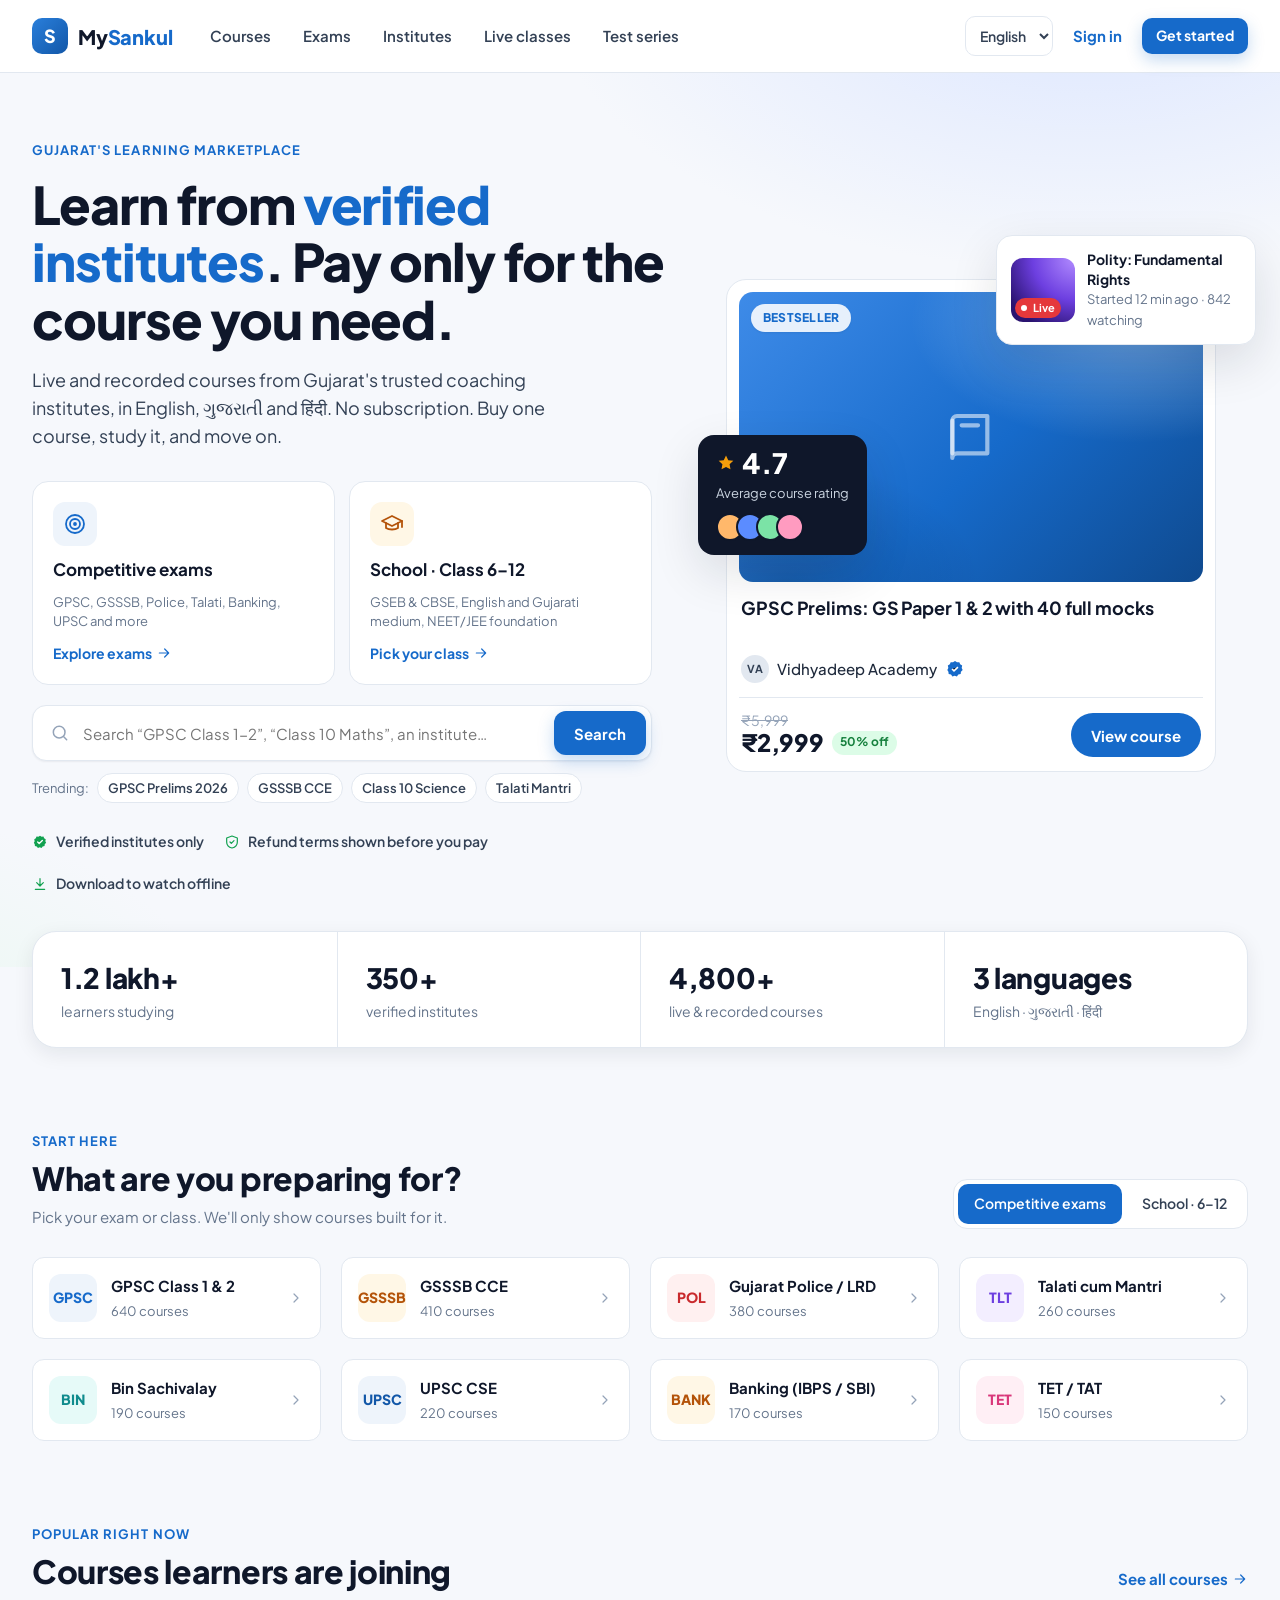
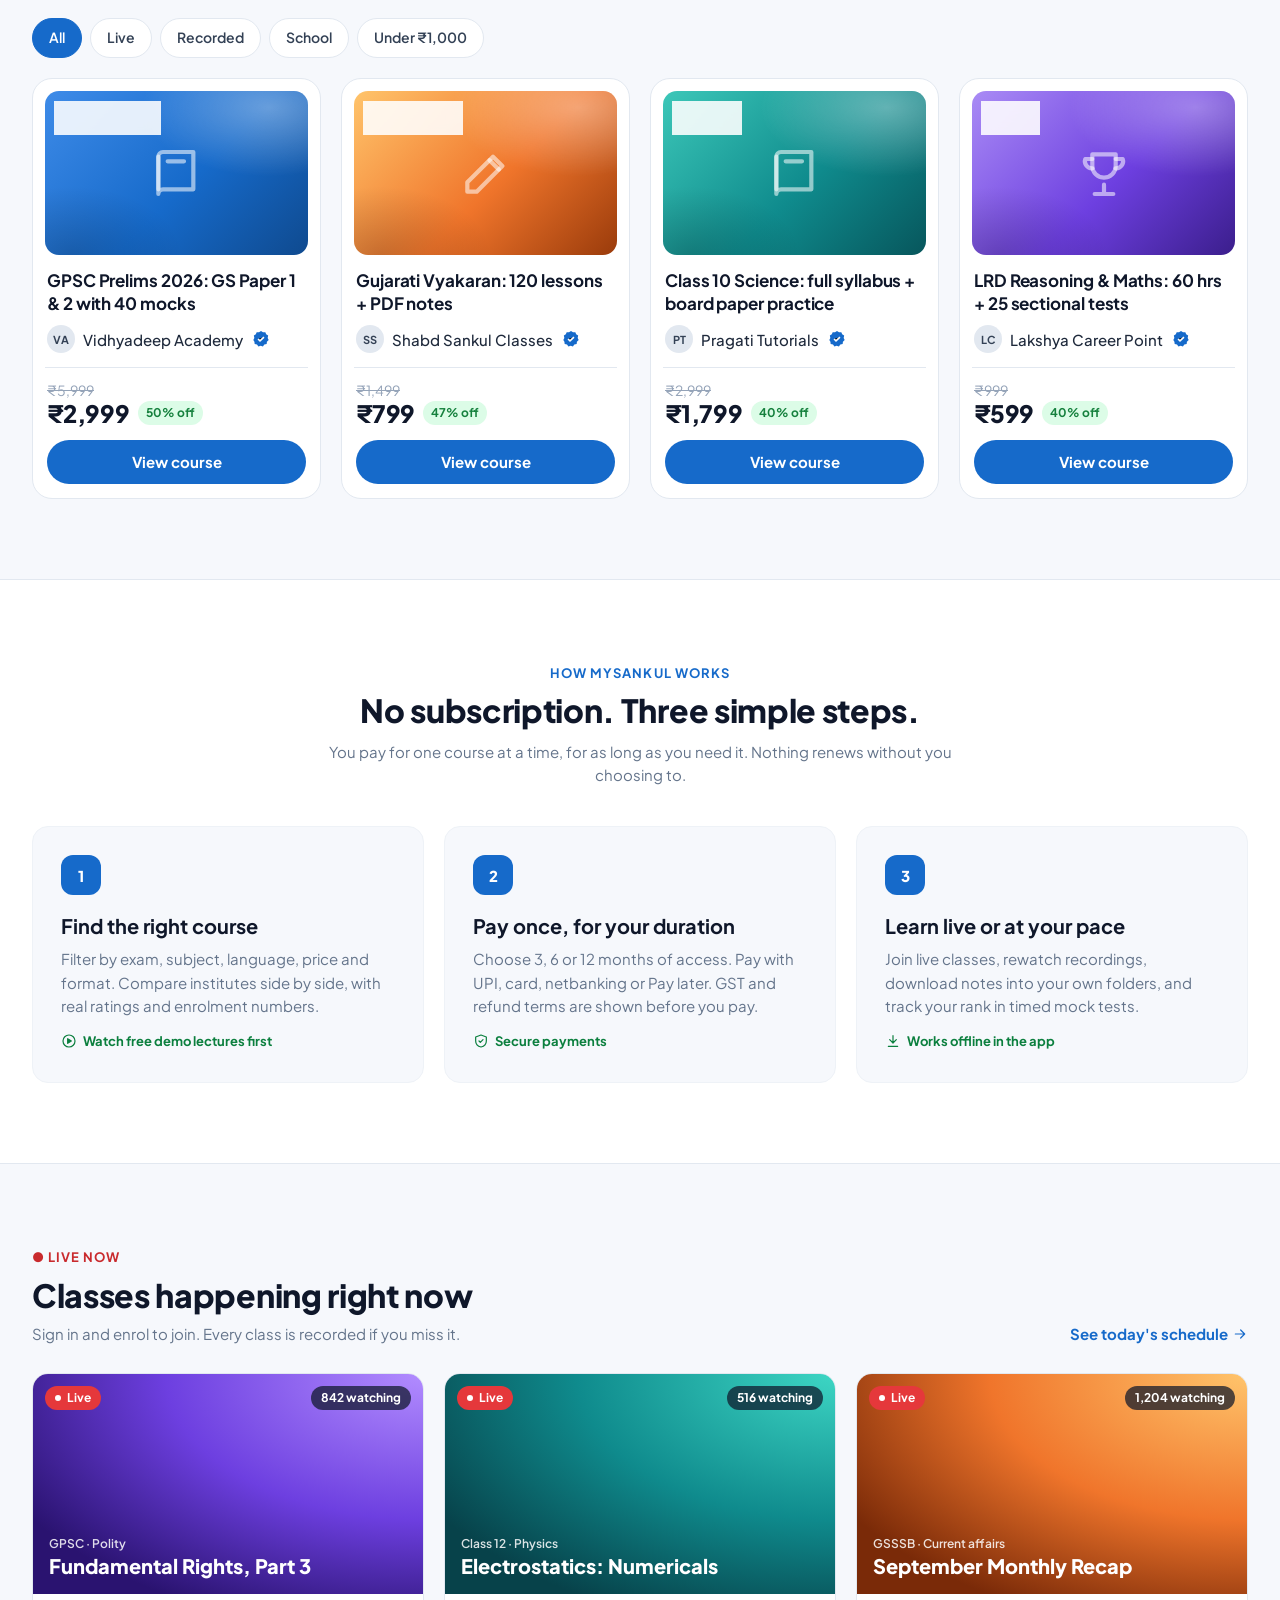
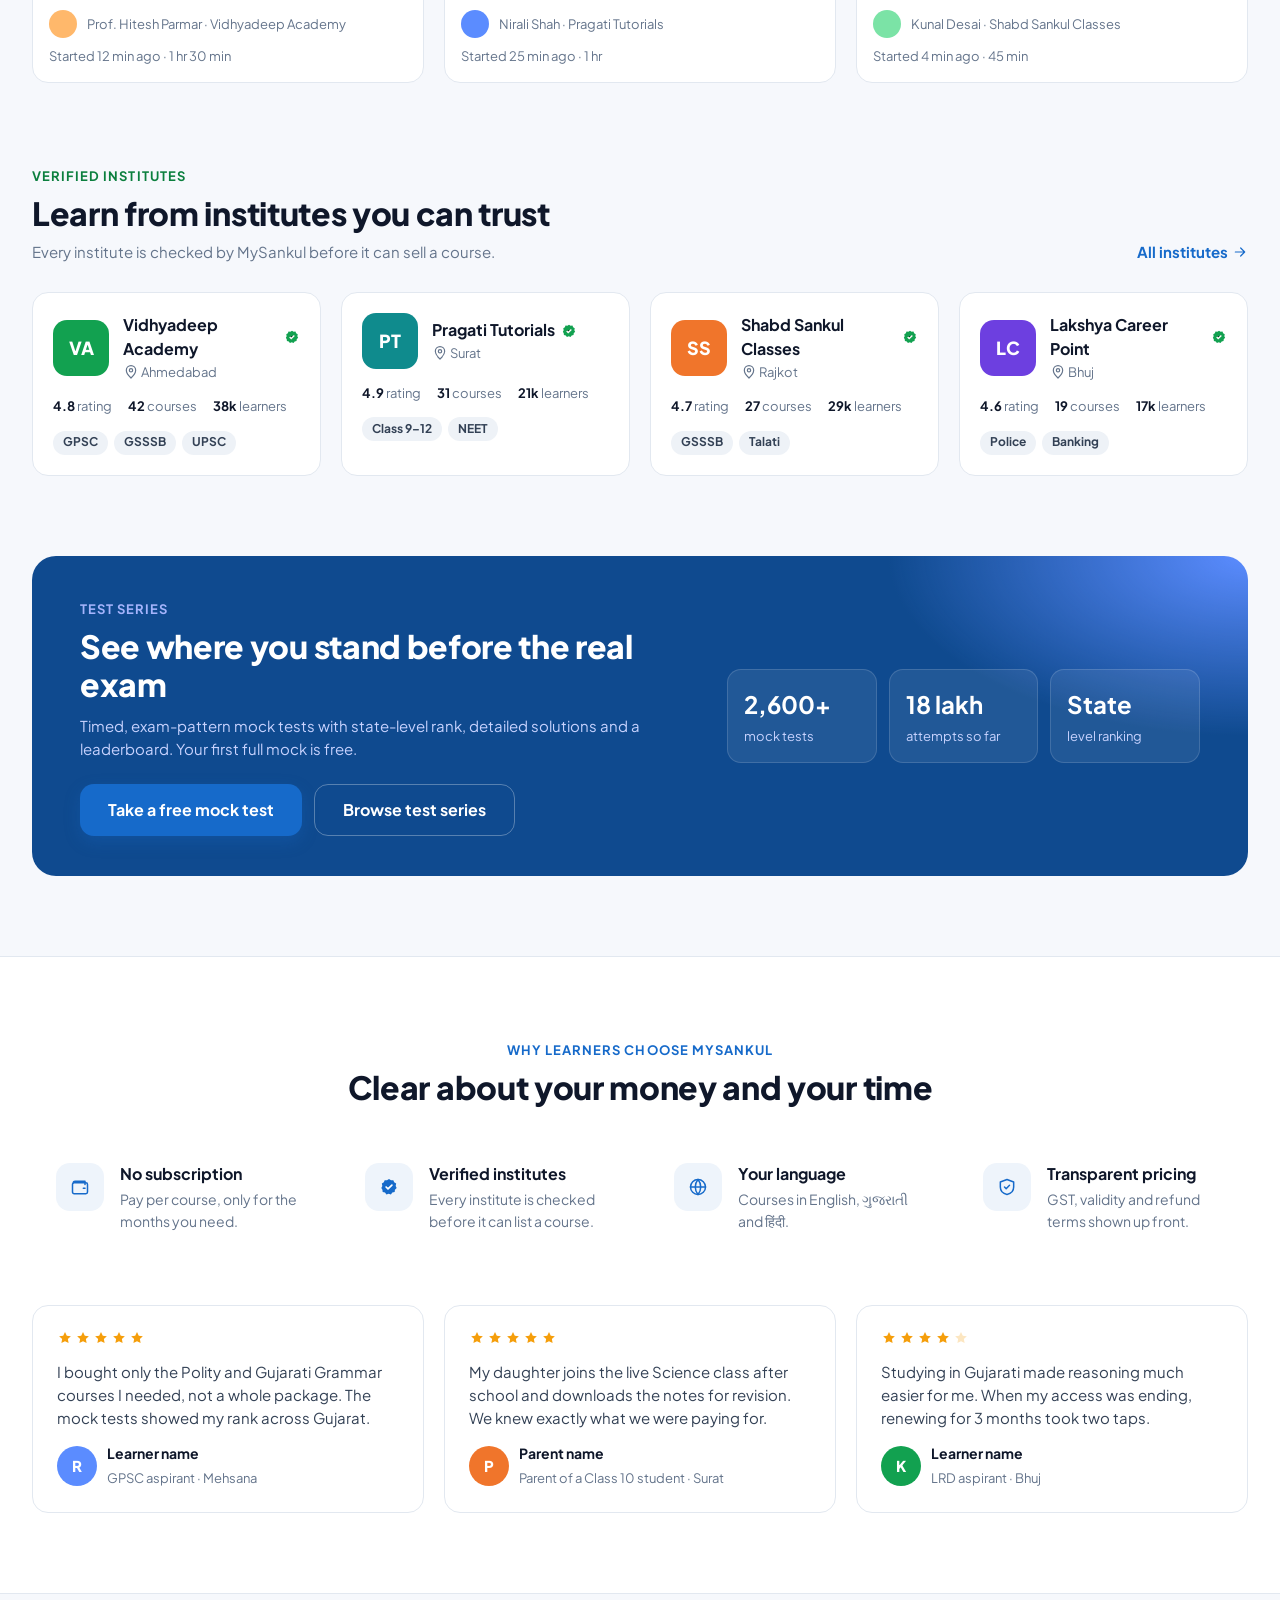
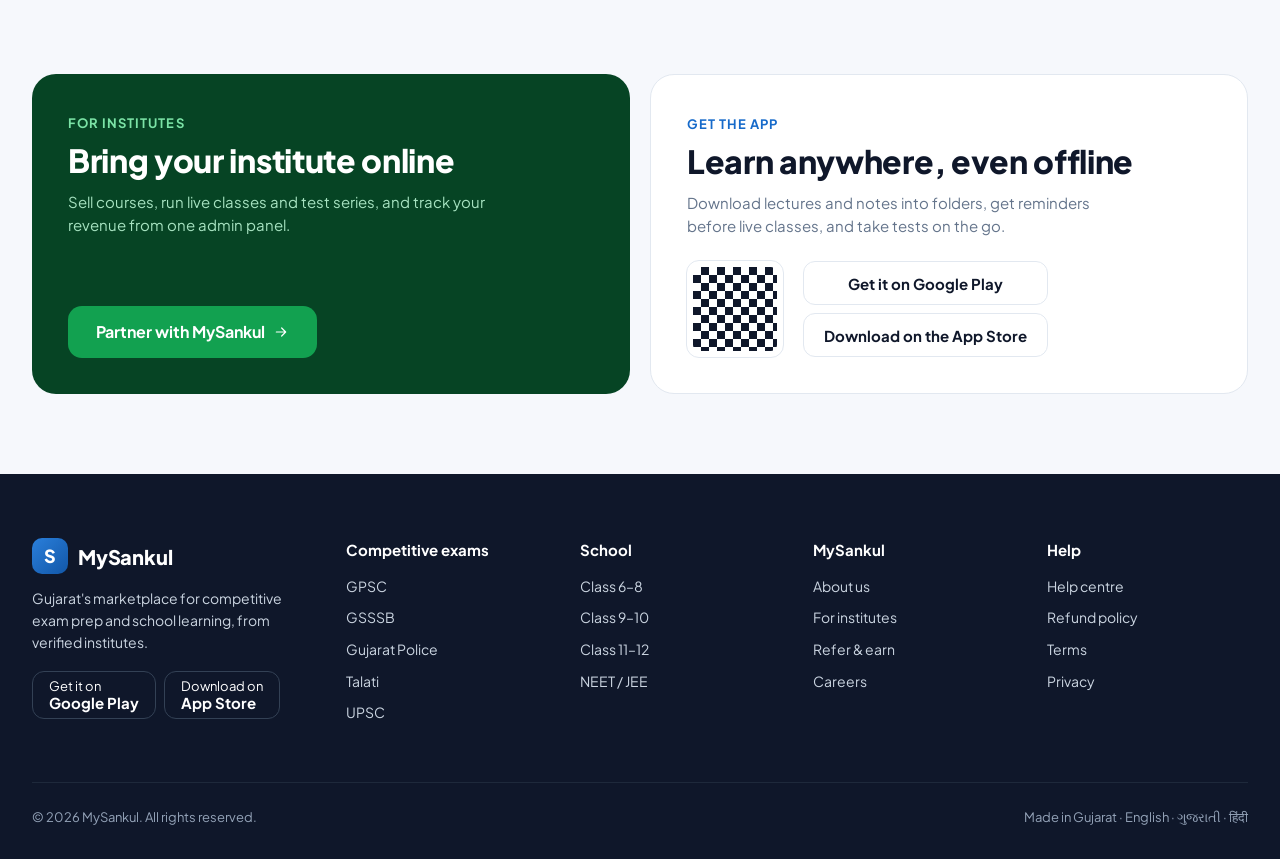
<file: index.html>
<!DOCTYPE html>
<html lang="en">
<head>
<meta charset="utf-8">
<meta name="viewport" content="width=device-width, initial-scale=1">
<title>MySankul: Learn from Gujarat's verified institutes</title>
<meta name="description" content="Buy courses one at a time from verified institutes. GPSC and competitive exam prep, plus Class 6–12 school learning. Live and recorded classes in English, Gujarati and Hindi.">
<link rel="preconnect" href="https://fonts.googleapis.com">
<link rel="preconnect" href="https://fonts.gstatic.com" crossorigin>
<link href="https://fonts.googleapis.com/css2?family=Plus+Jakarta+Sans:wght@400;500;600;700;800&display=swap" rel="stylesheet">
<style>
/* ==========================================================
   MySankul — Website design system
   Font: Plus Jakarta Sans · Brand: Cobalt Azure
   Rule: green = live / verified / institute identity only
   Font sizes: whole numbers only
   ========================================================== */

:root {
  /* Brand */
  --brand-50: #EEF4FB;
  --brand-100: #E8F0FA;
  --brand-200: #D0E1F4;
  --brand-500: #2A7FDB;
  --brand-600: #166ACA;   /* MySankul app blue — primary */
  --brand-700: #1257A8;
  --brand-900: #0F4A8F;

  /* Institute identity + live states */
  --green-50: #E9F8F0;
  --green-100: #CFF0DD;
  --green-600: #12A150;
  --green-700: #0B7F3E;
  --green-900: #064424;

  /* Accent (FAB / SkillSankul, urgency) */
  --red-50: #FFF0F0;
  --red-500: #E5383B;
  --red-600: #C92A2D;

  --amber-50: #FFF7E6;
  --amber-500: #F59E0B;
  --amber-700: #B45309;

  /* Neutrals */
  --ink-900: #0F172A;
  --ink-700: #334155;
  --ink-500: #64748B;
  --ink-400: #94A3B8;
  --line: #E2E8F0;
  --line-soft: #EEF2F7;
  --surface: #FFFFFF;
  --canvas: #F6F8FC;

  /* Type */
  --font: "Plus Jakarta Sans", system-ui, -apple-system, "Segoe UI", sans-serif;

  /* Radius / shadow */
  --r-sm: 8px;
  --r-md: 12px;
  --r-lg: 16px;
  --r-xl: 24px;
  --shadow-sm: 0 1px 2px rgba(15, 23, 42, .06);
  --shadow-md: 0 6px 20px rgba(15, 23, 42, .08);
  --shadow-lg: 0 18px 48px rgba(15, 23, 42, .12);

  --container: 1264px;  /* 1216px content + 24px padding each side */
  --header-h: 72px;
}

*, *::before, *::after { box-sizing: border-box; }
html { scroll-behavior: smooth; -webkit-text-size-adjust: 100%; }
body {
  margin: 0;
  font-family: var(--font);
  font-size: 15px;
  line-height: 1.55;
  color: var(--ink-900);
  background: var(--canvas);
  -webkit-font-smoothing: antialiased;
}
img, svg { display: block; max-width: 100%; }
a { color: inherit; text-decoration: none; }
button { font: inherit; color: inherit; cursor: pointer; border: 0; background: none; }
input, select, textarea { font: inherit; color: inherit; }
h1, h2, h3, h4, p { margin: 0; }
ul { margin: 0; padding: 0; list-style: none; }

:focus-visible { outline: 3px solid var(--brand-500); outline-offset: 2px; border-radius: 6px; }

[hidden] { display: none !important; }
.sr-only { position: absolute; width: 1px; height: 1px; overflow: hidden; clip: rect(0 0 0 0); white-space: nowrap; }
.skip-link { position: absolute; left: 16px; top: -60px; z-index: 100; background: var(--ink-900); color: #fff; padding: 10px 16px; border-radius: var(--r-sm); }
.skip-link:focus { top: 12px; }

.container { width: 100%; max-width: var(--container); margin: 0 auto; padding: 0 24px; }
.icon { width: 20px; height: 20px; flex: none; fill: none; stroke: currentColor; stroke-width: 1.8; stroke-linecap: round; stroke-linejoin: round; }
.icon-sm { width: 16px; height: 16px; }
.icon-lg { width: 24px; height: 24px; }

/* ---------- Type scale ---------- */
.eyebrow { font-size: 13px; font-weight: 700; letter-spacing: .08em; text-transform: uppercase; color: var(--brand-600); }
.h1 { font-size: 52px; line-height: 1.1; font-weight: 800; letter-spacing: -.02em; }
.h2 { font-size: 32px; line-height: 1.2; font-weight: 800; letter-spacing: -.01em; }
.h3 { font-size: 20px; line-height: 1.3; font-weight: 700; }
.h4 { font-size: 16px; line-height: 1.4; font-weight: 700; }
.lead { font-size: 18px; color: var(--ink-700); }
.muted { color: var(--ink-500); }
.small { font-size: 13px; }
.tiny { font-size: 12px; }

/* ---------- Buttons ---------- */
.btn {
  display: inline-flex; align-items: center; justify-content: center; gap: 8px;
  height: 44px; padding: 0 20px; border-radius: var(--r-md);
  font-size: 15px; font-weight: 700; white-space: nowrap;
  transition: background .15s ease, box-shadow .15s ease, transform .15s ease, color .15s ease;
}
.btn:active { transform: translateY(1px); }
.btn:disabled { opacity: .45; cursor: not-allowed; transform: none; }
.btn-primary { background: var(--brand-600); color: #fff; box-shadow: 0 6px 16px rgba(22, 106, 202, .25); }
.btn-primary:hover { background: var(--brand-700); }
.btn-secondary { background: var(--surface); color: var(--ink-900); border: 1px solid var(--line); }
.btn-secondary:hover { border-color: var(--brand-200); color: var(--brand-700); }
.btn-ghost { color: var(--brand-600); padding: 0 12px; }
.btn-ghost:hover { background: var(--brand-50); }
.btn-green { background: var(--green-600); color: #fff; }
.btn-green:hover { background: var(--green-700); }
.btn-danger { background: var(--surface); color: var(--red-600); border: 1px solid #F5C2C3; }
.btn-danger:hover { background: var(--red-50); }
.btn-lg { height: 52px; padding: 0 28px; font-size: 16px; border-radius: 14px; }
.btn-sm { height: 36px; padding: 0 14px; font-size: 14px; border-radius: 10px; }
.btn-block { width: 100%; }
.link { color: var(--brand-600); font-weight: 700; display: inline-flex; align-items: center; gap: 4px; }
.link:hover { text-decoration: underline; }

/* ---------- Badges / chips ---------- */
.badge {
  display: inline-flex; align-items: center; gap: 6px;
  height: 24px; padding: 0 10px; border-radius: 999px;
  font-size: 12px; font-weight: 700; white-space: nowrap;
}
.badge-live { background: var(--red-500); color: #fff; }
.badge-live::before { content: ""; width: 6px; height: 6px; border-radius: 50%; background: #fff; animation: pulse 1.4s ease-in-out infinite; }
.badge-recorded { background: var(--brand-50); color: var(--brand-700); }
.badge-verified { background: var(--green-50); color: var(--green-700); }
.badge-off { background: var(--green-50); color: var(--green-700); }
.badge-amber { background: var(--amber-50); color: var(--amber-700); }
.badge-neutral { background: var(--line-soft); color: var(--ink-700); }
.badge-dark { background: rgba(15, 23, 42, .72); color: #fff; }
@keyframes pulse { 0%, 100% { opacity: 1; } 50% { opacity: .35; } }

.chip {
  display: inline-flex; align-items: center; gap: 8px;
  height: 40px; padding: 0 16px; border-radius: 999px;
  background: var(--surface); border: 1px solid var(--line);
  font-size: 14px; font-weight: 600; color: var(--ink-700);
  transition: border-color .15s, color .15s, background .15s;
}
.chip:hover { border-color: var(--brand-200); color: var(--brand-700); }
.chip[aria-pressed="true"], .chip.is-active { background: var(--brand-600); border-color: var(--brand-600); color: #fff; }

.verified-tick { width: 16px; height: 16px; color: var(--green-600); flex: none; }

/* ---------- Header ---------- */
.site-header {
  position: sticky; top: 0; z-index: 50;
  background: rgba(255, 255, 255, .92);
  backdrop-filter: saturate(180%) blur(12px);
  border-bottom: 1px solid var(--line);
}
.site-header .container { display: flex; align-items: center; gap: 24px; height: var(--header-h); }
.logo { display: flex; align-items: center; gap: 10px; font-weight: 800; font-size: 20px; letter-spacing: -.01em; }
.logo-mark {
  width: 36px; height: 36px; border-radius: 10px;
  background: linear-gradient(135deg, var(--brand-500), var(--brand-700));
  display: grid; place-items: center; color: #fff; font-size: 18px; font-weight: 800;
}
.logo span b { color: var(--brand-600); font-weight: 800; }
.main-nav { display: flex; gap: 4px; }
.main-nav a {
  height: 40px; display: inline-flex; align-items: center; gap: 6px;
  padding: 0 14px; border-radius: 10px; font-size: 15px; font-weight: 600; color: var(--ink-700);
}
.main-nav a:hover { background: var(--line-soft); color: var(--ink-900); }
.main-nav a[aria-current="page"] { color: var(--brand-600); background: var(--brand-50); }

.header-search {
  flex: 1; max-width: 420px; position: relative;
}
.header-search input {
  width: 100%; height: 44px; border-radius: 12px; border: 1px solid var(--line);
  background: var(--canvas); padding: 0 16px 0 44px; font-size: 14px;
}
.header-search input:focus { outline: none; border-color: var(--brand-500); background: #fff; box-shadow: 0 0 0 4px var(--brand-50); }
.header-search .icon { position: absolute; left: 14px; top: 12px; color: var(--ink-400); }
.header-actions { display: flex; align-items: center; gap: 8px; margin-left: auto; }
.icon-btn {
  width: 44px; height: 44px; border-radius: 12px; display: grid; place-items: center;
  color: var(--ink-700); position: relative;
}
.icon-btn:hover { background: var(--line-soft); }
.icon-btn .dot { position: absolute; top: 10px; right: 11px; width: 8px; height: 8px; border-radius: 50%; background: var(--red-500); border: 2px solid #fff; }
.avatar {
  width: 40px; height: 40px; border-radius: 50%; flex: none;
  background: linear-gradient(135deg, #FFB86B, #FF6B6B); color: #fff;
  display: grid; place-items: center; font-weight: 800; font-size: 15px;
}
.avatar-lg { width: 88px; height: 88px; font-size: 32px; }
.lang-select {
  height: 40px; border: 1px solid var(--line); border-radius: 10px; background: #fff;
  padding: 0 10px; font-size: 14px; font-weight: 600; color: var(--ink-700);
}
.menu-toggle { display: none; }

/* ---------- Sections ---------- */
.section { padding: 80px 0; }
.section-sm { padding: 48px 0; }
.section-head { display: flex; align-items: end; justify-content: space-between; gap: 24px; margin-bottom: 28px; }
.section-head p { margin-top: 8px; }

/* ---------- Cards ---------- */
.card { background: var(--surface); border: 1px solid var(--line); border-radius: var(--r-lg); }
.card-pad { padding: 24px; }

.grid { display: grid; gap: 20px; }
.grid-2 { grid-template-columns: repeat(2, 1fr); }
.grid-3 { grid-template-columns: repeat(3, 1fr); }
.grid-4 { grid-template-columns: repeat(4, 1fr); }

/* Course card — matches app anatomy */
.course-card {
  display: flex; flex-direction: column; overflow: hidden;
  background: var(--surface); border: 1px solid var(--line); border-radius: var(--r-lg);
  transition: box-shadow .2s ease, transform .2s ease, border-color .2s;
}
.course-card:hover { box-shadow: var(--shadow-md); transform: translateY(-2px); border-color: var(--brand-100); }
.course-thumb { position: relative; aspect-ratio: 16 / 9; overflow: hidden; }
.course-thumb .badges { position: absolute; top: 12px; left: 12px; display: flex; gap: 6px; }
.course-thumb .lang { position: absolute; top: 12px; right: 12px; }
.thumb-art {
  width: 100%; height: 100%; display: flex; flex-direction: column; justify-content: flex-end;
  padding: 16px; color: #fff;
}
.thumb-art strong { font-size: 20px; font-weight: 800; line-height: 1.2; max-width: 80%; }
.thumb-art small { font-size: 12px; font-weight: 600; opacity: .85; }
.t-blue { background: radial-gradient(120% 120% at 100% 0%, #5B8CFF 0%, #1F48E0 55%, #0C1C5C 100%); }
.t-teal { background: radial-gradient(120% 120% at 100% 0%, #3DD6C4 0%, #0F8B8D 55%, #07424A 100%); }
.t-violet { background: radial-gradient(120% 120% at 100% 0%, #B28CFF 0%, #6D3FE0 55%, #2A1370 100%); }
.t-orange { background: radial-gradient(120% 120% at 100% 0%, #FFC46B 0%, #F0752B 55%, #7A2A08 100%); }
.t-pink { background: radial-gradient(120% 120% at 100% 0%, #FF9BC0 0%, #D9377A 55%, #5E0F33 100%); }
.t-green { background: radial-gradient(120% 120% at 100% 0%, #7BE3A6 0%, #12A150 55%, #064424 100%); }

.course-body { padding: 16px 16px 18px; display: flex; flex-direction: column; gap: 10px; flex: 1; }
.course-title { font-size: 16px; font-weight: 700; line-height: 1.35; }
.course-inst { display: flex; align-items: center; gap: 6px; font-size: 13px; font-weight: 600; color: var(--ink-500); }
.course-meta { display: flex; flex-wrap: wrap; gap: 12px; font-size: 13px; color: var(--ink-500); }
.course-meta span { display: inline-flex; align-items: center; gap: 4px; }
.course-meta .star { color: var(--amber-500); fill: var(--amber-500); stroke: none; }
.price-row { display: flex; align-items: baseline; gap: 8px; margin-top: auto; padding-top: 12px; border-top: 1px dashed var(--line); }
.price { font-size: 20px; font-weight: 800; }
.strike { font-size: 14px; color: var(--ink-400); text-decoration: line-through; }
.price-row .badge { margin-left: auto; }

/* Institute card */
.inst-card { display: flex; flex-direction: column; gap: 14px; padding: 20px; }
.inst-top { display: flex; gap: 14px; align-items: center; }
.inst-logo {
  width: 56px; height: 56px; border-radius: 14px; flex: none;
  display: grid; place-items: center; font-weight: 800; font-size: 18px; color: #fff;
}
.inst-name { display: flex; align-items: center; gap: 6px; font-weight: 700; font-size: 16px; }
.inst-stats { display: flex; gap: 16px; font-size: 13px; color: var(--ink-500); }
.inst-stats b { color: var(--ink-900); }

/* ---------- Progress ---------- */
.progress { height: 8px; border-radius: 999px; background: var(--line-soft); overflow: hidden; }
.progress > span { display: block; height: 100%; border-radius: inherit; background: var(--brand-600); }

/* ---------- Tabs ---------- */
.tabs { display: flex; gap: 4px; border-bottom: 1px solid var(--line); overflow-x: auto; scrollbar-width: none; }
.tabs::-webkit-scrollbar { display: none; }
.tab {
  height: 52px; padding: 0 18px; font-size: 15px; font-weight: 700; color: var(--ink-500);
  border-bottom: 3px solid transparent; margin-bottom: -1px; white-space: nowrap;
  display: inline-flex; align-items: center; gap: 8px;
}
.tab:hover { color: var(--ink-900); }
.tab[aria-selected="true"] { color: var(--brand-600); border-color: var(--brand-600); }
.tab .count { font-size: 12px; background: var(--line-soft); color: var(--ink-500); padding: 2px 8px; border-radius: 999px; }
.tab[aria-selected="true"] .count { background: var(--brand-50); color: var(--brand-700); }
[role="tabpanel"][hidden] { display: none; }

/* ---------- Forms ---------- */
.field { display: flex; flex-direction: column; gap: 6px; }
.field label { font-size: 14px; font-weight: 600; color: var(--ink-700); }
.field input, .field select {
  height: 48px; border: 1px solid var(--line); border-radius: 12px; padding: 0 14px; background: #fff; font-size: 15px;
}
.field input:focus, .field select:focus { outline: none; border-color: var(--brand-500); box-shadow: 0 0 0 4px var(--brand-50); }
.field .hint { font-size: 13px; color: var(--ink-500); }
.switch { position: relative; width: 44px; height: 26px; flex: none; }
.switch input { opacity: 0; width: 100%; height: 100%; margin: 0; position: absolute; cursor: pointer; z-index: 1; }
.switch span { position: absolute; inset: 0; background: var(--ink-400); border-radius: 999px; transition: background .15s; }
.switch span::after { content: ""; position: absolute; top: 3px; left: 3px; width: 20px; height: 20px; border-radius: 50%; background: #fff; transition: transform .15s; box-shadow: var(--shadow-sm); }
.switch input:checked + span { background: var(--brand-600); }
.switch input:checked + span::after { transform: translateX(18px); }
.switch input:focus-visible + span { outline: 3px solid var(--brand-500); outline-offset: 2px; }

/* ---------- Footer ---------- */
.site-footer { background: var(--ink-900); color: #CBD5E1; padding: 64px 0 32px; }
.footer-grid { display: grid; grid-template-columns: 1.4fr repeat(4, 1fr); gap: 32px; }
.site-footer h4 { color: #fff; font-size: 15px; margin-bottom: 14px; }
.site-footer li { margin-bottom: 10px; font-size: 14px; }
.site-footer a:hover { color: #fff; }
.site-footer .logo { color: #fff; }
.footer-bottom { margin-top: 48px; padding-top: 24px; border-top: 1px solid #1E293B; display: flex; justify-content: space-between; gap: 16px; flex-wrap: wrap; font-size: 13px; color: #94A3B8; }
.store-btn { display: inline-flex; align-items: center; gap: 10px; height: 48px; padding: 0 16px; border-radius: 12px; border: 1px solid #334155; color: #fff; font-size: 13px; line-height: 1.2; }
.store-btn:hover { border-color: #64748B; }
.store-btn b { display: block; font-size: 15px; }

/* ---------- FAB (SkillSankul shortcut, as in app) ---------- */
.fab {
  position: fixed; right: 24px; bottom: 24px; z-index: 40;
  height: 56px; padding: 0 20px 0 16px; border-radius: 999px;
  background: var(--red-500); color: #fff; font-weight: 700; font-size: 15px;
  display: inline-flex; align-items: center; gap: 10px; box-shadow: 0 12px 28px rgba(229, 56, 59, .35);
}
.fab:hover { background: var(--red-600); }

/* ---------- Toast ---------- */
.toast {
  position: fixed; left: 50%; bottom: 32px; transform: translate(-50%, 20px); opacity: 0; pointer-events: none;
  background: var(--ink-900); color: #fff; padding: 12px 18px; border-radius: 12px; font-size: 14px; font-weight: 600;
  display: flex; align-items: center; gap: 10px; z-index: 90; transition: opacity .2s, transform .2s;
}
.toast.show { opacity: 1; transform: translate(-50%, 0); }

/* ---------- Modal ---------- */
.modal-backdrop { position: fixed; inset: 0; background: rgba(15, 23, 42, .5); display: none; place-items: center; z-index: 80; padding: 16px; }
.modal-backdrop.open { display: grid; }
.modal { background: #fff; border-radius: var(--r-xl); max-width: 460px; width: 100%; padding: 28px; box-shadow: var(--shadow-lg); animation: pop .2s ease; }
@keyframes pop { from { opacity: 0; transform: scale(.97); } to { opacity: 1; transform: none; } }

/* ---------- Responsive ---------- */
@media (max-width: 1080px) {
  .grid-4 { grid-template-columns: repeat(3, 1fr); }
  .header-search { display: none; }
  .footer-grid { grid-template-columns: 1fr 1fr 1fr; }
  .footer-grid > :first-child { grid-column: 1 / -1; }
}
@media (max-width: 860px) {
  .main-nav { display: none; }
  .main-nav.open {
    display: flex; flex-direction: column; position: absolute; top: var(--header-h); left: 0; right: 0;
    background: #fff; padding: 12px 16px 20px; border-bottom: 1px solid var(--line); box-shadow: var(--shadow-md);
  }
  .main-nav.open a { height: 48px; }
  .menu-toggle { display: grid; }
  .grid-3, .grid-4 { grid-template-columns: repeat(2, 1fr); }
  .h1 { font-size: 38px; }
  .h2 { font-size: 26px; }
  .section { padding: 56px 0; }
  .lang-select { display: none; }
}
@media (max-width: 600px) {
  .container { padding: 0 16px; }
  .grid-2, .grid-3, .grid-4 { grid-template-columns: 1fr; }
  .h1 { font-size: 32px; }
  .lead { font-size: 16px; }
  .section-head { flex-direction: column; align-items: flex-start; }
  .footer-grid { grid-template-columns: 1fr 1fr; }
  .fab { right: 16px; bottom: 16px; padding: 0; width: 56px; justify-content: center; }
  .fab .fab-label { display: none; }
  .header-actions .hide-sm { display: none; }
  .site-header .container { gap: 12px; }
}

@media (prefers-reduced-motion: reduce) {
  *, *::before, *::after { animation: none !important; transition: none !important; scroll-behavior: auto !important; }
}

</style>
<style>
  /* ---------- Hero ---------- */
  .hero { position: relative; overflow: hidden; padding: 64px 0 72px; background:
      radial-gradient(900px 480px at 85% -10%, #DCE6FF 0%, transparent 60%),
      radial-gradient(600px 400px at -10% 110%, #E9F8F0 0%, transparent 60%), var(--canvas); }
  .hero-grid { display: grid; grid-template-columns: 1.1fr .9fr; gap: 56px; align-items: center; }
  .hero h1 { margin: 16px 0 18px; }
  .hero h1 em { font-style: normal; color: var(--brand-600); }
  .hero .lead { max-width: 560px; }

  .path-picker { margin-top: 32px; display: grid; grid-template-columns: 1fr 1fr; gap: 14px; max-width: 620px; }
  .path-card {
    display: flex; flex-direction: column; gap: 10px; padding: 20px; border-radius: var(--r-lg);
    background: #fff; border: 1.5px solid var(--line); text-align: left; transition: border-color .15s, box-shadow .15s, transform .15s;
  }
  .path-card:hover { border-color: var(--brand-500); box-shadow: var(--shadow-md); transform: translateY(-2px); }
  .path-card .ic { width: 44px; height: 44px; border-radius: 12px; display: grid; place-items: center; }
  .path-card .ic.b { background: var(--brand-50); color: var(--brand-600); }
  .path-card .ic.o { background: var(--amber-50); color: var(--amber-700); }
  .path-card strong { font-size: 17px; }
  .path-card small { font-size: 13px; color: var(--ink-500); line-height: 1.45; }
  .path-card .go { display: inline-flex; align-items: center; gap: 4px; font-size: 14px; font-weight: 700; color: var(--brand-600); margin-top: 2px; }

  .hero-search { margin-top: 20px; max-width: 620px; position: relative; }
  .hero-search input { width: 100%; height: 56px; border-radius: 14px; border: 1px solid var(--line); background: #fff; padding: 0 130px 0 50px; font-size: 15px; box-shadow: var(--shadow-sm); }
  .hero-search input:focus { outline: none; border-color: var(--brand-500); box-shadow: 0 0 0 4px var(--brand-50); }
  .hero-search > .icon { position: absolute; left: 18px; top: 18px; color: var(--ink-400); }
  .hero-search .btn { position: absolute; right: 6px; top: 6px; height: 44px; }
  .trending { margin-top: 12px; display: flex; flex-wrap: wrap; gap: 8px; align-items: center; font-size: 13px; color: var(--ink-500); }
  .trending a { padding: 4px 10px; border-radius: 999px; background: #fff; border: 1px solid var(--line); font-weight: 600; color: var(--ink-700); }
  .trending a:hover { border-color: var(--brand-200); color: var(--brand-700); }

  .trust-row { margin-top: 28px; display: flex; flex-wrap: wrap; gap: 20px; font-size: 14px; font-weight: 600; color: var(--ink-700); }
  .trust-row span { display: inline-flex; align-items: center; gap: 8px; }
  .trust-row .icon { color: var(--green-600); }

  /* Hero visual */
  .hero-visual { position: relative; padding: 44px 32px 24px 0; }
  .hv-main { position: relative; box-shadow: var(--shadow-lg); }
  .hv-live {
    position: absolute; right: -8px; top: 0; width: 260px; padding: 14px; border-radius: var(--r-lg); z-index: 2;
    background: #fff; box-shadow: var(--shadow-lg); display: flex; gap: 12px; align-items: center; border: 1px solid var(--line);
  }
  .hv-live .mini-thumb { width: 64px; height: 64px; border-radius: 12px; flex: none; position: relative; }
  .hv-live .mini-thumb .badge { position: absolute; left: 4px; bottom: 4px; height: 20px; font-size: 11px; padding: 0 6px; }
  .hv-rating {
    position: absolute; left: -28px; top: 200px; padding: 14px 18px; border-radius: var(--r-lg); z-index: 2;
    background: var(--ink-900); color: #fff; box-shadow: var(--shadow-lg);
  }
  .hv-rating .big { font-size: 28px; font-weight: 800; line-height: 1; display: flex; align-items: center; gap: 6px; }
  .hv-rating .big .icon { color: var(--amber-500); fill: var(--amber-500); stroke: none; }
  .face-stack { display: flex; }
  .face-stack i { width: 28px; height: 28px; border-radius: 50%; border: 2px solid var(--ink-900); margin-left: -8px; display: block; }
  .face-stack i:first-child { margin-left: 0; }

  /* Stats */
  .stats { display: grid; grid-template-columns: repeat(4, 1fr); background: #fff; border: 1px solid var(--line); border-radius: var(--r-xl); margin-top: -36px; position: relative; box-shadow: var(--shadow-md); }
  .stat { padding: 24px 28px; border-left: 1px solid var(--line); }
  .stat:first-child { border-left: 0; }
  .stat b { display: block; font-size: 28px; font-weight: 800; letter-spacing: -.01em; }
  .stat span { font-size: 14px; color: var(--ink-500); }

  /* Exam tiles */
  .exam-tile {
    display: flex; align-items: center; gap: 14px; padding: 16px; background: #fff; border: 1px solid var(--line); border-radius: var(--r-md);
    transition: border-color .15s, box-shadow .15s;
  }
  .exam-tile:hover { border-color: var(--brand-200); box-shadow: var(--shadow-sm); }
  .exam-tile .ex-ic { width: 48px; height: 48px; border-radius: 12px; display: grid; place-items: center; font-weight: 800; font-size: 14px; flex: none; }
  .exam-tile strong { display: block; font-size: 15px; }
  .exam-tile small { font-size: 13px; color: var(--ink-500); }
  .exam-tile .icon { margin-left: auto; color: var(--ink-400); }

  .switcher { display: inline-flex; background: #fff; border: 1px solid var(--line); border-radius: 14px; padding: 4px; gap: 4px; }
  .switcher .chip { border: 0; height: 40px; border-radius: 10px; }

  /* How it works */
  .how { background: #fff; border-top: 1px solid var(--line); border-bottom: 1px solid var(--line); }
  .step { position: relative; padding: 28px; border-radius: var(--r-lg); background: var(--canvas); border: 1px solid var(--line-soft); }
  .step-num { width: 40px; height: 40px; border-radius: 12px; background: var(--brand-600); color: #fff; font-weight: 800; display: grid; place-items: center; margin-bottom: 18px; }
  .step h3 { margin-bottom: 8px; }
  .step p { color: var(--ink-500); font-size: 15px; }
  .step .note { margin-top: 14px; display: inline-flex; align-items: center; gap: 6px; font-size: 13px; font-weight: 700; color: var(--green-700); }

  /* Live now */
  .live-card { overflow: hidden; border-radius: var(--r-lg); background: #fff; border: 1px solid var(--line); }
  .live-card .course-thumb { aspect-ratio: 16/9; }
  .live-card .body { padding: 16px; display: flex; flex-direction: column; gap: 8px; }
  .live-card .who { display: flex; align-items: center; gap: 10px; font-size: 13px; color: var(--ink-500); }
  .live-card .who i { width: 28px; height: 28px; border-radius: 50%; display: block; }
  .watching { position: absolute; right: 12px; top: 12px; }

  /* Mock test banner */
  .mock-banner {
    display: grid; grid-template-columns: 1.3fr 1fr; gap: 32px; align-items: center; padding: 40px 48px;
    border-radius: var(--r-xl); color: #fff; overflow: hidden; position: relative;
    background: radial-gradient(600px 300px at 100% 0%, #5B8CFF 0%, transparent 60%), var(--brand-900);
  }
  .mock-banner p { color: #C7D2FE; margin-top: 10px; }
  .mock-stats { display: grid; grid-template-columns: repeat(3, 1fr); gap: 12px; }
  .mock-stats div { background: rgba(255,255,255,.08); border: 1px solid rgba(255,255,255,.14); border-radius: 14px; padding: 16px; }
  .mock-stats b { font-size: 24px; display: block; }
  .mock-stats span { font-size: 13px; color: #C7D2FE; }

  /* Why */
  .why-item { display: flex; gap: 16px; padding: 24px; }
  .why-item .ic { width: 48px; height: 48px; border-radius: 14px; background: var(--brand-50); color: var(--brand-600); display: grid; place-items: center; flex: none; }
  .why-item p { color: var(--ink-500); margin-top: 4px; font-size: 14px; }

  /* Reviews */
  .review { padding: 24px; display: flex; flex-direction: column; gap: 14px; }
  .review .stars { display: flex; gap: 2px; color: var(--amber-500); }
  .review .stars .icon { width: 16px; height: 16px; fill: currentColor; stroke: none; }
  .review q { font-size: 15px; color: var(--ink-700); quotes: none; }
  .review .by { display: flex; align-items: center; gap: 10px; margin-top: auto; }
  .review .by i { width: 40px; height: 40px; border-radius: 50%; display: grid; place-items: center; color: #fff; font-style: normal; font-weight: 800; }
  .review .by b { display: block; font-size: 14px; }
  .review .by span { font-size: 13px; color: var(--ink-500); }

  /* Institute CTA + App */
  .dual { display: grid; grid-template-columns: 1fr 1fr; gap: 20px; }
  .cta-tile { padding: 36px; border-radius: var(--r-xl); position: relative; overflow: hidden; min-height: 260px; display: flex; flex-direction: column; justify-content: space-between; gap: 24px; }
  .cta-tile.inst { background: var(--green-900); color: #fff; }
  .cta-tile.inst p { color: #A7E3C1; }
  .cta-tile.app { background: #fff; border: 1px solid var(--line); }
  .cta-tile p { margin-top: 10px; max-width: 420px; }
  .qr { width: 96px; height: 96px; border-radius: 12px; background:
      repeating-conic-gradient(var(--ink-900) 0 25%, #fff 0 50%) 0 0 / 16px 16px; border: 6px solid #fff; outline: 1px solid var(--line); }

  @media (max-width: 1080px) {
    .hero-grid { grid-template-columns: 1fr; }
    .hero-visual { display: none; }
    .mock-banner { grid-template-columns: 1fr; padding: 32px; }
  }
  @media (max-width: 860px) {
    .stats { grid-template-columns: 1fr 1fr; }
    .stat:nth-child(3) { border-left: 0; }
    .stat:nth-child(n+3) { border-top: 1px solid var(--line); }
    .dual { grid-template-columns: 1fr; }
  }
  @media (max-width: 600px) {
    .hero { padding: 40px 0 64px; }
    .path-picker { grid-template-columns: 1fr; }
    .hero-search input { padding-right: 16px; }
    .hero-search .btn { display: none; }
    .stat { padding: 18px; }
    .stat b { font-size: 22px; }
    .mock-stats { grid-template-columns: 1fr 1fr 1fr; }
    .mock-stats b { font-size: 18px; }
    .cta-tile { padding: 24px; }
    .header-actions .btn-ghost { padding: 0 8px; }
    .header-actions .btn-primary { display: none; }
  }
</style>
<style>
  /* ===== Course card (shared, from the MySankul card design) ===== */
  .ccard { container-type: inline-size; display: flex; flex-direction: column; gap: 0; padding: 12px; background: #fff; border: 1px solid #E2E8F0; border-radius: 20px; color: #0F172A; font-family: "Plus Jakarta Sans", system-ui, sans-serif; text-decoration: none; transition: box-shadow .2s ease, transform .2s ease, border-color .2s ease; }
  .ccard:hover { box-shadow: 0 10px 28px rgba(15, 23, 42, .10); transform: translateY(-2px); border-color: #D0E1F4; }
  .ccard:focus-visible { outline: 3px solid #D0E1F4; outline-offset: 2px; }
  .ccard-img { position: relative; aspect-ratio: 16 / 10; border-radius: 14px; overflow: hidden; display: grid; place-items: center; color: rgba(255, 255, 255, .55); }
  .ccard-img::before { content: ""; position: absolute; inset: 0; background: radial-gradient(80% 70% at 85% 10%, rgba(255,255,255,.35), transparent 60%), radial-gradient(60% 60% at 10% 100%, rgba(0,0,0,.18), transparent 70%); }
  .ccard-img .ccard-ic { width: 56px; height: 56px; position: relative; }
  .ccard-badge { position: absolute; top: 12px; left: 12px; z-index: 1; display: inline-flex; align-items: center; gap: 6px; height: 28px; padding: 0 12px; border-radius: 999px; background: rgba(255, 255, 255, .88); backdrop-filter: blur(6px); -webkit-backdrop-filter: blur(6px); box-shadow: 0 1px 2px rgba(15,23,42,.08); color: #166ACA; font-size: 12px; font-weight: 800; letter-spacing: .02em; text-transform: uppercase; }
  .ccard-badge.live { color: #DC2626; }
  .ccard-badge.live::before { content: ""; width: 7px; height: 7px; border-radius: 50%; background: #DC2626; }
  .ccard-title { margin: 14px 2px 0; font-size: 18px; line-height: 1.35; font-weight: 700; letter-spacing: -.005em; display: -webkit-box; -webkit-line-clamp: 2; -webkit-box-orient: vertical; overflow: hidden; min-height: 2.7em; }
  .ccard-inst { display: flex; align-items: center; gap: 8px; margin: 10px 2px 0; font-size: 15px; font-weight: 500; color: #1E293B; min-width: 0; }
  .ccard-inst span.nm { white-space: nowrap; overflow: hidden; text-overflow: ellipsis; }
  .ccard-av { width: 28px; height: 28px; border-radius: 50%; flex: none; display: grid; place-items: center; background: #E2E8F0; color: #334155; font-size: 11px; font-weight: 700; }
  .ccard-tick { width: 20px; height: 20px; flex: none; color: #166ACA; }
  .ccard-inst { margin-bottom: 14px; }
  .ccard-foot { display: flex; align-items: flex-end; justify-content: space-between; gap: 12px; margin-top: auto; padding: 14px 2px 2px; border-top: 1px solid #E2E8F0; }
  .ccard-price s { display: block; font-size: 14px; color: #94A3B8; line-height: 1.2; }
  .ccard-price div { display: flex; align-items: center; gap: 8px; }
  .ccard-price b { font-size: 24px; font-weight: 800; line-height: 1.2; letter-spacing: -.01em; }
  .ccard-off { display: inline-flex; align-items: center; height: 24px; padding: 0 8px; border-radius: 999px; background: #DCFCE7; color: #15803D; font-size: 12px; font-weight: 700; white-space: nowrap; }
  .ccard-btn { flex: none; display: inline-flex; align-items: center; justify-content: center; height: 44px; padding: 0 20px; border-radius: 999px; background: #166ACA; color: #fff; font-size: 15px; font-weight: 700; white-space: nowrap; transition: background .15s; }
  .ccard:hover .ccard-btn { background: #1257A8; }
  /* Narrow cards: button goes full width under the price */
  @container (max-width: 300px) {
    .ccard-foot { flex-wrap: wrap; }
    .ccard-btn { width: 100%; }
    .ccard-title { font-size: 17px; }
  }
  /* Cover colours (replace with real course photos when available) */
  .cg-blue   { background: linear-gradient(135deg, #3E8BE8, #166ACA 55%, #0F4A8F); }
  .cg-teal   { background: linear-gradient(135deg, #3CC7B8, #0F8B8D 55%, #07565C); }
  .cg-violet { background: linear-gradient(135deg, #A98BF5, #6D3FE0 55%, #3B1E8C); }
  .cg-orange { background: linear-gradient(135deg, #FFC46B, #F0752B 55%, #9A3B0B); }
  .cg-pink   { background: linear-gradient(135deg, #FF9BC0, #D9377A 55%, #7A1542); }
  .cg-green  { background: linear-gradient(135deg, #7BE3A6, #16A34A 55%, #0B5E2B); }
  .cg-slate  { background: linear-gradient(135deg, #94A3B8, #475569 55%, #1E293B); }
</style>

</head>
<body>
<a class="skip-link" href="#main">Skip to content</a>

<!-- ================= HEADER (logged out) ================= -->
<header class="site-header">
  <div class="container">
    <button class="icon-btn menu-toggle" data-menu-toggle aria-controls="primary-nav" aria-expanded="false" aria-label="Open menu">
      <svg class="icon"><use href="#i-menu"/></svg>
    </button>
    <a href="index.html" class="logo" aria-label="MySankul home">
      <span class="logo-mark">S</span><span>My<b>Sankul</b></span>
    </a>
    <nav class="main-nav" id="primary-nav" aria-label="Primary">
      <a href="courses.html">Courses</a>
      <a href="#exams">Exams</a>
      <a href="#institutes">Institutes</a>
      <a href="#live">Live classes</a>
      <a href="test-series.html">Test series</a>
    </nav>
    <div class="header-actions">
      <label class="sr-only" for="lang">Language</label>
      <select id="lang" class="lang-select">
        <option>English</option><option>ગુજરાતી</option><option>हिंदी</option>
      </select>
      <a href="signin.html" class="btn btn-ghost">Sign in</a>
      <a href="signin.html" class="btn btn-primary btn-sm">Get started</a>
    </div>
  </div>
</header>

<main id="main">

<!-- ================= HERO ================= -->
<section class="hero">
  <div class="container hero-grid">
    <div>
      <span class="eyebrow">Gujarat's learning marketplace</span>
      <h1 class="h1">Learn from <em>verified institutes</em>. Pay only for the course you need.</h1>
      <p class="lead">Live and recorded courses from Gujarat's trusted coaching institutes, in English, ગુજરાતી and हिंदी. No subscription. Buy one course, study it, and move on.</p>

      <!-- Early split: the first decision a visitor makes -->
      <div class="path-picker" role="group" aria-label="What are you preparing for?">
        <a href="#exams" class="path-card" data-path="competitive">
          <span class="ic b"><svg class="icon icon-lg"><use href="#i-target"/></svg></span>
          <strong>Competitive exams</strong>
          <small>GPSC, GSSSB, Police, Talati, Banking, UPSC and more</small>
          <span class="go">Explore exams <svg class="icon icon-sm"><use href="#i-arrow-right"/></svg></span>
        </a>
        <a href="#exams" class="path-card" data-path="school">
          <span class="ic o"><svg class="icon icon-lg"><use href="#i-grad"/></svg></span>
          <strong>School · Class 6–12</strong>
          <small>GSEB & CBSE, English and Gujarati medium, NEET/JEE foundation</small>
          <span class="go">Pick your class <svg class="icon icon-sm"><use href="#i-arrow-right"/></svg></span>
        </a>
      </div>

      <form class="hero-search" role="search" onsubmit="event.preventDefault(); msToast('Searching courses…')">
        <label for="q" class="sr-only">Search courses, exams or institutes</label>
        <svg class="icon"><use href="#i-search"/></svg>
        <input id="q" type="search" placeholder="Search “GPSC Class 1-2”, “Class 10 Maths”, an institute…">
        <button class="btn btn-primary" type="submit">Search</button>
      </form>
      <div class="trending"><span>Trending:</span>
        <a href="#">GPSC Prelims 2026</a><a href="#">GSSSB CCE</a><a href="#">Class 10 Science</a><a href="#">Talati Mantri</a>
      </div>

      <div class="trust-row">
        <span><svg class="icon icon-sm"><use href="#i-verified"/></svg>Verified institutes only</span>
        <span><svg class="icon icon-sm"><use href="#i-shield"/></svg>Refund terms shown before you pay</span>
        <span><svg class="icon icon-sm"><use href="#i-download"/></svg>Download to watch offline</span>
      </div>
    </div>

    <!-- Hero visual: real product anatomy, not stock imagery -->
    <div class="hero-visual" aria-hidden="true">
      <a href="#i-verified" class="ccard">
  <div class="ccard-img cg-blue"><span class="ccard-badge">Bestseller</span><svg class="icon ccard-ic" aria-hidden="true"><use href="#i-book"/></svg></div>
  <h3 class="ccard-title">GPSC Prelims: GS Paper 1 & 2 with 40 full mocks</h3>
  <div class="ccard-inst"><span class="ccard-av">VA</span><span class="nm">Vidhyadeep Academy</span><svg class="ccard-tick" aria-label="Verified institute"><use href="#i-verified"/></svg></div>
  <div class="ccard-foot"><div class="ccard-price"><s>₹5,999</s><div><b>₹2,999</b><span class="ccard-off">50% off</span></div></div><span class="ccard-btn">View course</span></div>
</a>
      <div class="hv-live">
        <div class="mini-thumb t-violet"><span class="badge badge-live">Live</span></div>
        <div>
          <div class="h4" style="font-size:14px">Polity: Fundamental Rights</div>
          <div class="small muted">Started 12 min ago · 842 watching</div>
        </div>
      </div>
      <div class="hv-rating">
        <div class="big"><svg class="icon"><use href="#i-star"/></svg>4.7</div>
        <div class="small" style="color:#CBD5E1;margin:6px 0 10px">Average course rating</div>
        <div class="face-stack"><i style="background:#FFB86B"></i><i style="background:#5B8CFF"></i><i style="background:#7BE3A6"></i><i style="background:#FF9BC0"></i></div>
      </div>
    </div>
  </div>
</section>

<!-- ================= STATS ================= -->
<div class="container">
  <div class="stats">
    <div class="stat"><b>1.2 lakh+</b><span>learners studying</span></div>
    <div class="stat"><b>350+</b><span>verified institutes</span></div>
    <div class="stat"><b>4,800+</b><span>live & recorded courses</span></div>
    <div class="stat"><b>3 languages</b><span>English · ગુજરાતી · हिंदी</span></div>
  </div>
</div>

<!-- ================= EXAMS / CLASSES ================= -->
<section class="section" id="exams">
  <div class="container">
    <div class="section-head">
      <div>
        <span class="eyebrow">Start here</span>
        <h2 class="h2" style="margin-top:8px">What are you preparing for?</h2>
        <p class="muted">Pick your exam or class. We'll only show courses built for it.</p>
      </div>
      <div class="switcher" data-chip-group="exams" role="group" aria-label="Audience">
        <button class="chip" aria-pressed="true" data-value="comp">Competitive exams</button>
        <button class="chip" aria-pressed="false" data-value="school">School · 6–12</button>
      </div>
    </div>

    <div class="grid grid-4" data-filter-scope="exams">
      <!-- Competitive -->
      <a href="courses.html?exam=gpsc" class="exam-tile" data-cat="comp"><span class="ex-ic" style="background:#EEF4FB;color:#166ACA">GPSC</span><div><strong>GPSC Class 1 & 2</strong><small>640 courses</small></div><svg class="icon icon-sm"><use href="#i-chevron-right"/></svg></a>
      <a href="courses.html?exam=gsssb" class="exam-tile" data-cat="comp"><span class="ex-ic" style="background:#FFF7E6;color:#B45309">GSSSB</span><div><strong>GSSSB CCE</strong><small>410 courses</small></div><svg class="icon icon-sm"><use href="#i-chevron-right"/></svg></a>
      <a href="courses.html?exam=police" class="exam-tile" data-cat="comp"><span class="ex-ic" style="background:#FFF0F0;color:#C92A2D">POL</span><div><strong>Gujarat Police / LRD</strong><small>380 courses</small></div><svg class="icon icon-sm"><use href="#i-chevron-right"/></svg></a>
      <a href="courses.html?exam=talati" class="exam-tile" data-cat="comp"><span class="ex-ic" style="background:#F3EEFF;color:#6D3FE0">TLT</span><div><strong>Talati cum Mantri</strong><small>260 courses</small></div><svg class="icon icon-sm"><use href="#i-chevron-right"/></svg></a>
      <a href="courses.html?exam=binsach" class="exam-tile" data-cat="comp"><span class="ex-ic" style="background:#E6FAF8;color:#0F8B8D">BIN</span><div><strong>Bin Sachivalay</strong><small>190 courses</small></div><svg class="icon icon-sm"><use href="#i-chevron-right"/></svg></a>
      <a href="courses.html?exam=upsc" class="exam-tile" data-cat="comp"><span class="ex-ic" style="background:#EEF4FB;color:#1257A8">UPSC</span><div><strong>UPSC CSE</strong><small>220 courses</small></div><svg class="icon icon-sm"><use href="#i-chevron-right"/></svg></a>
      <a href="courses.html?exam=bank" class="exam-tile" data-cat="comp"><span class="ex-ic" style="background:#FFF7E6;color:#B45309">BANK</span><div><strong>Banking (IBPS / SBI)</strong><small>170 courses</small></div><svg class="icon icon-sm"><use href="#i-chevron-right"/></svg></a>
      <a href="courses.html?exam=tet" class="exam-tile" data-cat="comp"><span class="ex-ic" style="background:#FFEFF5;color:#D9377A">TET</span><div><strong>TET / TAT</strong><small>150 courses</small></div><svg class="icon icon-sm"><use href="#i-chevron-right"/></svg></a>
      <!-- School -->
      <a href="courses.html?exam=school" class="exam-tile" data-cat="school" hidden><span class="ex-ic" style="background:#FFF7E6;color:#B45309">6</span><div><strong>Class 6</strong><small>GSEB · CBSE</small></div><svg class="icon icon-sm"><use href="#i-chevron-right"/></svg></a>
      <a href="courses.html?exam=school" class="exam-tile" data-cat="school" hidden><span class="ex-ic" style="background:#FFF7E6;color:#B45309">7</span><div><strong>Class 7</strong><small>GSEB · CBSE</small></div><svg class="icon icon-sm"><use href="#i-chevron-right"/></svg></a>
      <a href="courses.html?exam=school" class="exam-tile" data-cat="school" hidden><span class="ex-ic" style="background:#FFF7E6;color:#B45309">8</span><div><strong>Class 8</strong><small>GSEB · CBSE</small></div><svg class="icon icon-sm"><use href="#i-chevron-right"/></svg></a>
      <a href="courses.html?exam=school" class="exam-tile" data-cat="school" hidden><span class="ex-ic" style="background:#FFF7E6;color:#B45309">9</span><div><strong>Class 9</strong><small>GSEB · CBSE</small></div><svg class="icon icon-sm"><use href="#i-chevron-right"/></svg></a>
      <a href="courses.html?exam=school" class="exam-tile" data-cat="school" hidden><span class="ex-ic" style="background:#EEF4FB;color:#166ACA">10</span><div><strong>Class 10 · Board</strong><small>GSEB · CBSE</small></div><svg class="icon icon-sm"><use href="#i-chevron-right"/></svg></a>
      <a href="courses.html?exam=school" class="exam-tile" data-cat="school" hidden><span class="ex-ic" style="background:#EEF4FB;color:#166ACA">11</span><div><strong>Class 11</strong><small>Science · Commerce</small></div><svg class="icon icon-sm"><use href="#i-chevron-right"/></svg></a>
      <a href="courses.html?exam=school" class="exam-tile" data-cat="school" hidden><span class="ex-ic" style="background:#EEF4FB;color:#166ACA">12</span><div><strong>Class 12 · Board</strong><small>Science · Commerce</small></div><svg class="icon icon-sm"><use href="#i-chevron-right"/></svg></a>
      <a href="courses.html?exam=school" class="exam-tile" data-cat="school" hidden><span class="ex-ic" style="background:#E6FAF8;color:#0F8B8D">NEET</span><div><strong>NEET / JEE / GUJCET</strong><small>Foundation & crash</small></div><svg class="icon icon-sm"><use href="#i-chevron-right"/></svg></a>
    </div>
  </div>
</section>

<!-- ================= POPULAR COURSES ================= -->
<section class="section" id="courses" style="padding-top:0">
  <div class="container">
    <div class="section-head">
      <div>
        <span class="eyebrow">Popular right now</span>
        <h2 class="h2" style="margin-top:8px">Courses learners are joining</h2>
      </div>
      <a href="courses.html" class="link">See all courses <svg class="icon icon-sm"><use href="#i-arrow-right"/></svg></a>
    </div>
    <div style="display:flex;gap:8px;flex-wrap:wrap;margin-bottom:20px" data-chip-group="courses" role="group" aria-label="Filter courses">
      <button class="chip" aria-pressed="true" data-value="all">All</button>
      <button class="chip" aria-pressed="false" data-value="live">Live</button>
      <button class="chip" aria-pressed="false" data-value="rec">Recorded</button>
      <button class="chip" aria-pressed="false" data-value="school">School</button>
      <button class="chip" aria-pressed="false" data-value="under">Under ₹1,000</button>
    </div>
    <div class="grid grid-4" data-filter-scope="courses">
      <a href="course.html" class="ccard" data-cat="live">
  <div class="ccard-img cg-blue"><span class="ccard-badge">Bestseller</span><svg class="icon ccard-ic" aria-hidden="true"><use href="#i-book"/></svg></div>
  <h3 class="ccard-title">GPSC Prelims 2026: GS Paper 1 & 2 with 40 mocks</h3>
  <div class="ccard-inst"><span class="ccard-av">VA</span><span class="nm">Vidhyadeep Academy</span><svg class="ccard-tick" aria-label="Verified institute"><use href="#i-verified"/></svg></div>
  <div class="ccard-foot"><div class="ccard-price"><s>₹5,999</s><div><b>₹2,999</b><span class="ccard-off">50% off</span></div></div><span class="ccard-btn">View course</span></div>
</a>
      <a href="course.html" class="ccard" data-cat="rec under">
  <div class="ccard-img cg-orange"><span class="ccard-badge">Recorded</span><svg class="icon ccard-ic" aria-hidden="true"><use href="#i-edit"/></svg></div>
  <h3 class="ccard-title">Gujarati Vyakaran: 120 lessons + PDF notes</h3>
  <div class="ccard-inst"><span class="ccard-av">SS</span><span class="nm">Shabd Sankul Classes</span><svg class="ccard-tick" aria-label="Verified institute"><use href="#i-verified"/></svg></div>
  <div class="ccard-foot"><div class="ccard-price"><s>₹1,499</s><div><b>₹799</b><span class="ccard-off">47% off</span></div></div><span class="ccard-btn">View course</span></div>
</a>
      <a href="course.html" class="ccard" data-cat="live school">
  <div class="ccard-img cg-teal"><span class="ccard-badge live">Live</span><svg class="icon ccard-ic" aria-hidden="true"><use href="#i-book"/></svg></div>
  <h3 class="ccard-title">Class 10 Science: full syllabus + board paper practice</h3>
  <div class="ccard-inst"><span class="ccard-av">PT</span><span class="nm">Pragati Tutorials</span><svg class="ccard-tick" aria-label="Verified institute"><use href="#i-verified"/></svg></div>
  <div class="ccard-foot"><div class="ccard-price"><s>₹2,999</s><div><b>₹1,799</b><span class="ccard-off">40% off</span></div></div><span class="ccard-btn">View course</span></div>
</a>
      <a href="course.html" class="ccard" data-cat="rec under">
  <div class="ccard-img cg-violet"><span class="ccard-badge">New</span><svg class="icon ccard-ic" aria-hidden="true"><use href="#i-trophy"/></svg></div>
  <h3 class="ccard-title">LRD Reasoning & Maths: 60 hrs + 25 sectional tests</h3>
  <div class="ccard-inst"><span class="ccard-av">LC</span><span class="nm">Lakshya Career Point</span><svg class="ccard-tick" aria-label="Verified institute"><use href="#i-verified"/></svg></div>
  <div class="ccard-foot"><div class="ccard-price"><s>₹999</s><div><b>₹599</b><span class="ccard-off">40% off</span></div></div><span class="ccard-btn">View course</span></div>
</a>
    </div>
  </div>
</section>

<!-- ================= HOW IT WORKS ================= -->
<section class="section how" aria-labelledby="how-title">
  <div class="container">
    <div style="text-align:center;max-width:640px;margin:0 auto 40px">
      <span class="eyebrow">How MySankul works</span>
      <h2 class="h2" id="how-title" style="margin-top:8px">No subscription. Three simple steps.</h2>
      <p class="muted" style="margin-top:10px">You pay for one course at a time, for as long as you need it. Nothing renews without you choosing to.</p>
    </div>
    <div class="grid grid-3">
      <div class="step">
        <div class="step-num">1</div>
        <h3 class="h3">Find the right course</h3>
        <p>Filter by exam, subject, language, price and format. Compare institutes side by side, with real ratings and enrolment numbers.</p>
        <span class="note"><svg class="icon icon-sm"><use href="#i-play"/></svg>Watch free demo lectures first</span>
      </div>
      <div class="step">
        <div class="step-num">2</div>
        <h3 class="h3">Pay once, for your duration</h3>
        <p>Choose 3, 6 or 12 months of access. Pay with UPI, card, netbanking or Pay later. GST and refund terms are shown before you pay.</p>
        <span class="note"><svg class="icon icon-sm"><use href="#i-shield"/></svg>Secure payments</span>
      </div>
      <div class="step">
        <div class="step-num">3</div>
        <h3 class="h3">Learn live or at your pace</h3>
        <p>Join live classes, rewatch recordings, download notes into your own folders, and track your rank in timed mock tests.</p>
        <span class="note"><svg class="icon icon-sm"><use href="#i-download"/></svg>Works offline in the app</span>
      </div>
    </div>
  </div>
</section>

<!-- ================= LIVE NOW ================= -->
<section class="section" id="live">
  <div class="container">
    <div class="section-head">
      <div>
        <span class="eyebrow" style="color:var(--red-600)">● Live now</span>
        <h2 class="h2" style="margin-top:8px">Classes happening right now</h2>
        <p class="muted">Sign in and enrol to join. Every class is recorded if you miss it.</p>
      </div>
      <a href="home.html#live" class="link">See today's schedule <svg class="icon icon-sm"><use href="#i-arrow-right"/></svg></a>
    </div>
    <div class="grid grid-3">
      <article class="live-card">
        <div class="course-thumb"><div class="thumb-art t-violet"><small>GPSC · Polity</small><strong>Fundamental Rights, Part 3</strong></div><div class="badges"><span class="badge badge-live">Live</span></div><span class="badge badge-dark watching">842 watching</span></div>
        <div class="body"><div class="who"><i style="background:#FFB86B"></i>Prof. Hitesh Parmar · Vidhyadeep Academy</div><div class="small muted">Started 12 min ago · 1 hr 30 min</div></div>
      </article>
      <article class="live-card">
        <div class="course-thumb"><div class="thumb-art t-teal"><small>Class 12 · Physics</small><strong>Electrostatics: Numericals</strong></div><div class="badges"><span class="badge badge-live">Live</span></div><span class="badge badge-dark watching">516 watching</span></div>
        <div class="body"><div class="who"><i style="background:#5B8CFF"></i>Nirali Shah · Pragati Tutorials</div><div class="small muted">Started 25 min ago · 1 hr</div></div>
      </article>
      <article class="live-card">
        <div class="course-thumb"><div class="thumb-art t-orange"><small>GSSSB · Current affairs</small><strong>September Monthly Recap</strong></div><div class="badges"><span class="badge badge-live">Live</span></div><span class="badge badge-dark watching">1,204 watching</span></div>
        <div class="body"><div class="who"><i style="background:#7BE3A6"></i>Kunal Desai · Shabd Sankul Classes</div><div class="small muted">Started 4 min ago · 45 min</div></div>
      </article>
    </div>
  </div>
</section>

<!-- ================= INSTITUTES ================= -->
<section class="section" id="institutes" style="padding-top:0">
  <div class="container">
    <div class="section-head">
      <div>
        <span class="eyebrow" style="color:var(--green-700)">Verified institutes</span>
        <h2 class="h2" style="margin-top:8px">Learn from institutes you can trust</h2>
        <p class="muted">Every institute is checked by MySankul before it can sell a course.</p>
      </div>
      <a href="#" class="link">All institutes <svg class="icon icon-sm"><use href="#i-arrow-right"/></svg></a>
    </div>
    <div class="grid grid-4">
      <a href="institute.html" class="card inst-card">
        <div class="inst-top"><span class="inst-logo" style="background:var(--green-600)">VA</span><div><div class="inst-name">Vidhyadeep Academy <svg class="verified-tick"><use href="#i-verified"/></svg></div><div class="small muted"><svg class="icon icon-sm" style="display:inline;vertical-align:-3px"><use href="#i-pin"/></svg> Ahmedabad</div></div></div>
        <div class="inst-stats"><span><b>4.8</b> rating</span><span><b>42</b> courses</span><span><b>38k</b> learners</span></div>
        <div style="display:flex;gap:6px;flex-wrap:wrap"><span class="badge badge-neutral">GPSC</span><span class="badge badge-neutral">GSSSB</span><span class="badge badge-neutral">UPSC</span></div>
      </a>
      <a href="institute.html" class="card inst-card">
        <div class="inst-top"><span class="inst-logo" style="background:#0F8B8D">PT</span><div><div class="inst-name">Pragati Tutorials <svg class="verified-tick"><use href="#i-verified"/></svg></div><div class="small muted"><svg class="icon icon-sm" style="display:inline;vertical-align:-3px"><use href="#i-pin"/></svg> Surat</div></div></div>
        <div class="inst-stats"><span><b>4.9</b> rating</span><span><b>31</b> courses</span><span><b>21k</b> learners</span></div>
        <div style="display:flex;gap:6px;flex-wrap:wrap"><span class="badge badge-neutral">Class 9–12</span><span class="badge badge-neutral">NEET</span></div>
      </a>
      <a href="institute.html" class="card inst-card">
        <div class="inst-top"><span class="inst-logo" style="background:#F0752B">SS</span><div><div class="inst-name">Shabd Sankul Classes <svg class="verified-tick"><use href="#i-verified"/></svg></div><div class="small muted"><svg class="icon icon-sm" style="display:inline;vertical-align:-3px"><use href="#i-pin"/></svg> Rajkot</div></div></div>
        <div class="inst-stats"><span><b>4.7</b> rating</span><span><b>27</b> courses</span><span><b>29k</b> learners</span></div>
        <div style="display:flex;gap:6px;flex-wrap:wrap"><span class="badge badge-neutral">GSSSB</span><span class="badge badge-neutral">Talati</span></div>
      </a>
      <a href="institute.html" class="card inst-card">
        <div class="inst-top"><span class="inst-logo" style="background:#6D3FE0">LC</span><div><div class="inst-name">Lakshya Career Point <svg class="verified-tick"><use href="#i-verified"/></svg></div><div class="small muted"><svg class="icon icon-sm" style="display:inline;vertical-align:-3px"><use href="#i-pin"/></svg> Bhuj</div></div></div>
        <div class="inst-stats"><span><b>4.6</b> rating</span><span><b>19</b> courses</span><span><b>17k</b> learners</span></div>
        <div style="display:flex;gap:6px;flex-wrap:wrap"><span class="badge badge-neutral">Police</span><span class="badge badge-neutral">Banking</span></div>
      </a>
    </div>
  </div>
</section>

<!-- ================= TEST SERIES ================= -->
<section class="section" id="tests" style="padding-top:0">
  <div class="container">
    <div class="mock-banner">
      <div>
        <span class="eyebrow" style="color:#A5B4FC">Test series</span>
        <h2 class="h2" style="margin-top:8px">See where you stand before the real exam</h2>
        <p>Timed, exam-pattern mock tests with state-level rank, detailed solutions and a leaderboard. Your first full mock is free.</p>
        <div style="display:flex;gap:12px;margin-top:24px;flex-wrap:wrap">
          <a href="test.html" class="btn btn-primary btn-lg">Take a free mock test</a>
          <a href="test-series.html" class="btn btn-lg" style="color:#fff;border:1px solid rgba(255,255,255,.3)">Browse test series</a>
        </div>
      </div>
      <div class="mock-stats">
        <div><b>2,600+</b><span>mock tests</span></div>
        <div><b>18 lakh</b><span>attempts so far</span></div>
        <div><b>State</b><span>level ranking</span></div>
      </div>
    </div>
  </div>
</section>

<!-- ================= WHY + REVIEWS ================= -->
<section class="section how">
  <div class="container">
    <div style="text-align:center;max-width:640px;margin:0 auto 32px">
      <span class="eyebrow">Why learners choose MySankul</span>
      <h2 class="h2" style="margin-top:8px">Clear about your money and your time</h2>
    </div>
    <div class="grid grid-4" style="margin-bottom:48px">
      <div class="why-item"><span class="ic"><svg class="icon"><use href="#i-wallet"/></svg></span><div><div class="h4">No subscription</div><p>Pay per course, only for the months you need.</p></div></div>
      <div class="why-item"><span class="ic"><svg class="icon"><use href="#i-verified"/></svg></span><div><div class="h4">Verified institutes</div><p>Every institute is checked before it can list a course.</p></div></div>
      <div class="why-item"><span class="ic"><svg class="icon"><use href="#i-globe"/></svg></span><div><div class="h4">Your language</div><p>Courses in English, ગુજરાતી and हिंदी.</p></div></div>
      <div class="why-item"><span class="ic"><svg class="icon"><use href="#i-shield"/></svg></span><div><div class="h4">Transparent pricing</div><p>GST, validity and refund terms shown up front.</p></div></div>
    </div>

    <!-- PLACEHOLDER reviews: replace with real, attributed learner reviews before launch -->
    <div class="grid grid-3">
      <figure class="card review" style="margin:0">
        <div class="stars" aria-label="5 out of 5 stars"><svg class="icon"><use href="#i-star"/></svg><svg class="icon"><use href="#i-star"/></svg><svg class="icon"><use href="#i-star"/></svg><svg class="icon"><use href="#i-star"/></svg><svg class="icon"><use href="#i-star"/></svg></div>
        <q>I bought only the Polity and Gujarati Grammar courses I needed, not a whole package. The mock tests showed my rank across Gujarat.</q>
        <figcaption class="by"><i style="background:#5B8CFF">R</i><div><b>Learner name</b><span>GPSC aspirant · Mehsana</span></div></figcaption>
      </figure>
      <figure class="card review" style="margin:0">
        <div class="stars" aria-label="5 out of 5 stars"><svg class="icon"><use href="#i-star"/></svg><svg class="icon"><use href="#i-star"/></svg><svg class="icon"><use href="#i-star"/></svg><svg class="icon"><use href="#i-star"/></svg><svg class="icon"><use href="#i-star"/></svg></div>
        <q>My daughter joins the live Science class after school and downloads the notes for revision. We knew exactly what we were paying for.</q>
        <figcaption class="by"><i style="background:#F0752B">P</i><div><b>Parent name</b><span>Parent of a Class 10 student · Surat</span></div></figcaption>
      </figure>
      <figure class="card review" style="margin:0">
        <div class="stars" aria-label="4 out of 5 stars"><svg class="icon"><use href="#i-star"/></svg><svg class="icon"><use href="#i-star"/></svg><svg class="icon"><use href="#i-star"/></svg><svg class="icon"><use href="#i-star"/></svg><svg class="icon" style="opacity:.25"><use href="#i-star"/></svg></div>
        <q>Studying in Gujarati made reasoning much easier for me. When my access was ending, renewing for 3 months took two taps.</q>
        <figcaption class="by"><i style="background:#12A150">K</i><div><b>Learner name</b><span>LRD aspirant · Bhuj</span></div></figcaption>
      </figure>
    </div>
  </div>
</section>

<!-- ================= INSTITUTE CTA + APP ================= -->
<section class="section">
  <div class="container dual">
    <div class="cta-tile inst">
      <div>
        <span class="eyebrow" style="color:#7BE3A6">For institutes</span>
        <h2 class="h2" style="margin-top:8px">Bring your institute online</h2>
        <p>Sell courses, run live classes and test series, and track your revenue from one admin panel.</p>
      </div>
      <div><a href="#" class="btn btn-green btn-lg">Partner with MySankul <svg class="icon icon-sm"><use href="#i-arrow-right"/></svg></a></div>
    </div>
    <div class="cta-tile app">
      <div>
        <span class="eyebrow">Get the app</span>
        <h2 class="h2" style="margin-top:8px">Learn anywhere, even offline</h2>
        <p class="muted">Download lectures and notes into folders, get reminders before live classes, and take tests on the go.</p>
      </div>
      <div style="display:flex;align-items:center;gap:20px;flex-wrap:wrap">
        <div class="qr" role="img" aria-label="QR code to download the app"></div>
        <div style="display:flex;flex-direction:column;gap:8px">
          <a href="#" class="btn btn-secondary">Get it on Google Play</a>
          <a href="#" class="btn btn-secondary">Download on the App Store</a>
        </div>
      </div>
    </div>
  </div>
</section>

</main>

<!-- ================= FOOTER ================= -->
<footer class="site-footer">
  <div class="container">
    <div class="footer-grid">
      <div>
        <a href="index.html" class="logo"><span class="logo-mark">S</span><span>MySankul</span></a>
        <p style="margin-top:14px;font-size:14px;max-width:320px">Gujarat's marketplace for competitive exam prep and school learning, from verified institutes.</p>
        <div style="display:flex;gap:8px;margin-top:18px"><a href="#" class="store-btn"><span>Get it on<b>Google Play</b></span></a><a href="#" class="store-btn"><span>Download on<b>App Store</b></span></a></div>
      </div>
      <div><h4>Competitive exams</h4><ul><li><a href="#">GPSC</a></li><li><a href="#">GSSSB</a></li><li><a href="#">Gujarat Police</a></li><li><a href="#">Talati</a></li><li><a href="#">UPSC</a></li></ul></div>
      <div><h4>School</h4><ul><li><a href="#">Class 6–8</a></li><li><a href="#">Class 9–10</a></li><li><a href="#">Class 11–12</a></li><li><a href="#">NEET / JEE</a></li></ul></div>
      <div><h4>MySankul</h4><ul><li><a href="#">About us</a></li><li><a href="#">For institutes</a></li><li><a href="#">Refer & earn</a></li><li><a href="#">Careers</a></li></ul></div>
      <div><h4>Help</h4><ul><li><a href="#">Help centre</a></li><li><a href="#">Refund policy</a></li><li><a href="#">Terms</a></li><li><a href="#">Privacy</a></li></ul></div>
    </div>
    <div class="footer-bottom"><span>© 2026 MySankul. All rights reserved.</span><span>Made in Gujarat · English · ગુજરાતી · हिंदी</span></div>
  </div>
</footer>

<script>
/* MySankul website — shared behaviour (icons, tabs, nav, toasts, modals) */
(function () {
  /* ---------- Icon sprite (stroke icons, 24px grid) ---------- */
  const P = {
    search: '<circle cx="11" cy="11" r="7"/><path d="m20 20-3.5-3.5"/>',
    bell: '<path d="M6 8a6 6 0 1 1 12 0c0 7 3 9 3 9H3s3-2 3-9"/><path d="M10.3 21a1.9 1.9 0 0 0 3.4 0"/>',
    menu: '<path d="M4 6h16M4 12h16M4 18h16"/>',
    x: '<path d="M18 6 6 18M6 6l12 12"/>',
    'chevron-right': '<path d="m9 6 6 6-6 6"/>',
    'chevron-left': '<path d="m15 6-6 6 6 6"/>',
    'chevron-down': '<path d="m6 9 6 6 6-6"/>',
    'arrow-right': '<path d="M5 12h14M13 6l6 6-6 6"/>',
    check: '<path d="M20 6 9 17l-5-5"/>',
    verified: '<path d="M12 2.5 14.4 4l2.8-.2 1 2.6 2.4 1.5-.6 2.8 1.2 2.6-2.1 1.9-.3 2.8-2.8.6-1.7 2.3-2.7-.9-2.7.9-1.7-2.3-2.8-.6-.3-2.8L2.8 13.3 4 10.7l-.6-2.8 2.4-1.5 1-2.6 2.8.2Z" fill="currentColor" stroke="none"/><path d="m8.5 12 2.3 2.3 4.7-4.6" stroke="#fff" stroke-width="2"/>',
    star: '<path d="m12 3 2.7 5.6 6.1.8-4.5 4.2 1.1 6L12 16.8 6.6 19.6l1.1-6L3.2 9.4l6.1-.8Z"/>',
    users: '<path d="M16 20v-1.5a3.5 3.5 0 0 0-3.5-3.5h-5A3.5 3.5 0 0 0 4 18.5V20"/><circle cx="10" cy="8" r="3.5"/><path d="M20 20v-1.5a3.5 3.5 0 0 0-2.5-3.3M15.5 4.7a3.5 3.5 0 0 1 0 6.6"/>',
    user: '<circle cx="12" cy="8" r="4"/><path d="M4 21a8 8 0 0 1 16 0"/>',
    play: '<circle cx="12" cy="12" r="9"/><path d="m10 8.5 5.5 3.5-5.5 3.5Z" fill="currentColor"/>',
    video: '<rect x="3" y="6" width="13" height="12" rx="2"/><path d="m16 10 5-3v10l-5-3"/>',
    clock: '<circle cx="12" cy="12" r="9"/><path d="M12 7v5l3 2"/>',
    book: '<path d="M4 5a2 2 0 0 1 2-2h13v16H6a2 2 0 0 0-2 2Z"/><path d="M4 19V5M8 7h7"/>',
    file: '<path d="M14 3H7a2 2 0 0 0-2 2v14a2 2 0 0 0 2 2h10a2 2 0 0 0 2-2V8Z"/><path d="M14 3v5h5M9 13h6M9 17h4"/>',
    calendar: '<rect x="3" y="5" width="18" height="16" rx="2"/><path d="M3 10h18M8 3v4M16 3v4"/>',
    trophy: '<path d="M8 21h8M12 17v4M7 4h10v5a5 5 0 0 1-10 0Z"/><path d="M7 6H4a3 3 0 0 0 3 4M17 6h3a3 3 0 0 1-3 4"/>',
    target: '<circle cx="12" cy="12" r="9"/><circle cx="12" cy="12" r="5"/><circle cx="12" cy="12" r="1"/>',
    globe: '<circle cx="12" cy="12" r="9"/><path d="M3 12h18M12 3a14 14 0 0 1 0 18M12 3a14 14 0 0 0 0 18"/>',
    download: '<path d="M12 4v11M7 10l5 5 5-5M5 20h14"/>',
    heart: '<path d="M12 20s-7-4.4-7-10a4 4 0 0 1 7-2.6A4 4 0 0 1 19 10c0 5.6-7 10-7 10Z"/>',
    card: '<rect x="3" y="5" width="18" height="14" rx="2"/><path d="M3 10h18M7 15h4"/>',
    receipt: '<path d="M6 3h12v18l-3-2-3 2-3-2-3 2Z"/><path d="M9 8h6M9 12h6M9 16h3"/>',
    settings: '<circle cx="12" cy="12" r="3"/><path d="M19.4 15a1.7 1.7 0 0 0 .3 1.8l.1.1a2 2 0 1 1-2.8 2.8l-.1-.1a1.7 1.7 0 0 0-1.8-.3 1.7 1.7 0 0 0-1 1.5V21a2 2 0 1 1-4 0v-.1a1.7 1.7 0 0 0-1.1-1.5 1.7 1.7 0 0 0-1.8.3l-.1.1a2 2 0 1 1-2.8-2.8l.1-.1a1.7 1.7 0 0 0 .3-1.8 1.7 1.7 0 0 0-1.5-1H3a2 2 0 1 1 0-4h.1a1.7 1.7 0 0 0 1.5-1.1 1.7 1.7 0 0 0-.3-1.8l-.1-.1a2 2 0 1 1 2.8-2.8l.1.1a1.7 1.7 0 0 0 1.8.3H9a1.7 1.7 0 0 0 1-1.5V3a2 2 0 1 1 4 0v.1a1.7 1.7 0 0 0 1 1.5 1.7 1.7 0 0 0 1.8-.3l.1-.1a2 2 0 1 1 2.8 2.8l-.1.1a1.7 1.7 0 0 0-.3 1.8V9a1.7 1.7 0 0 0 1.5 1H21a2 2 0 1 1 0 4h-.1a1.7 1.7 0 0 0-1.5 1Z"/>',
    help: '<circle cx="12" cy="12" r="9"/><path d="M9.5 9a2.5 2.5 0 1 1 3.5 2.3c-.6.3-1 .9-1 1.6v.6M12 17h.01"/>',
    gift: '<rect x="3" y="8" width="18" height="4" rx="1"/><path d="M12 8v13M5 12v9h14v-9M12 8S10.5 3 8 3a2.5 2.5 0 0 0 0 5M12 8s1.5-5 4-5a2.5 2.5 0 0 1 0 5"/>',
    logout: '<path d="M15 4h3a2 2 0 0 1 2 2v12a2 2 0 0 1-2 2h-3M10 17l5-5-5-5M15 12H3"/>',
    trash: '<path d="M4 7h16M10 11v6M14 11v6M5 7l1 12a2 2 0 0 0 2 2h8a2 2 0 0 0 2-2l1-12M9 7V4h6v3"/>',
    copy: '<rect x="8" y="8" width="13" height="13" rx="2"/><path d="M16 8V5a2 2 0 0 0-2-2H5a2 2 0 0 0-2 2v9a2 2 0 0 0 2 2h3"/>',
    chat: '<path d="M21 12a8 8 0 0 1-11.6 7.1L4 20l1-4.6A8 8 0 1 1 21 12Z"/>',
    pin: '<path d="M12 21s-7-6.2-7-11.5a7 7 0 0 1 14 0C19 14.8 12 21 12 21Z"/><circle cx="12" cy="9.5" r="2.5"/>',
    shield: '<path d="M12 3 4 6v6c0 5 3.5 8 8 9 4.5-1 8-4 8-9V6Z"/><path d="m9 12 2 2 4-4"/>',
    spark: '<path d="M12 3v4M12 17v4M3 12h4M17 12h4M6 6l2.5 2.5M15.5 15.5 18 18M6 18l2.5-2.5M15.5 8.5 18 6"/>',
    grad: '<path d="m2 9 10-5 10 5-10 5Z"/><path d="M6 11v5c3 2 9 2 12 0v-5M22 9v6"/>',
    layers: '<path d="m12 3 9 5-9 5-9-5Z"/><path d="m3 13 9 5 9-5"/>',
    lock: '<rect x="4" y="10" width="16" height="11" rx="2"/><path d="M8 10V7a4 4 0 0 1 8 0v3"/>',
    edit: '<path d="M4 20h4L19 9l-4-4L4 16Z"/><path d="m13.5 6.5 4 4"/>',
    phone: '<path d="M5 4h4l2 5-2.5 1.5a11 11 0 0 0 5 5L15 13l5 2v4a2 2 0 0 1-2 2A16 16 0 0 1 3 6a2 2 0 0 1 2-2Z"/>',
    mail: '<rect x="3" y="5" width="18" height="14" rx="2"/><path d="m3 7 9 6 9-6"/>',
    filter: '<path d="M3 5h18l-7 8v6l-4 2v-8Z"/>',
    bookmark: '<path d="M6 3h12v18l-6-4-6 4Z"/>',
    wallet: '<path d="M4 7a2 2 0 0 1 2-2h12v4"/><rect x="3" y="7" width="18" height="13" rx="2"/><path d="M16 13.5h2"/>',
    share: '<circle cx="18" cy="5" r="3"/><circle cx="6" cy="12" r="3"/><circle cx="18" cy="19" r="3"/><path d="m8.6 13.5 6.8 4M15.4 6.5l-6.8 4"/>',
    info: '<circle cx="12" cy="12" r="9"/><path d="M12 11v6M12 7.5h.01"/>',
    external: '<path d="M14 4h6v6M20 4l-9 9M18 14v5a1 1 0 0 1-1 1H5a1 1 0 0 1-1-1V7a1 1 0 0 1 1-1h5"/>',
    folder: '<path d="M3 7a2 2 0 0 1 2-2h4l2 2h8a2 2 0 0 1 2 2v8a2 2 0 0 1-2 2H5a2 2 0 0 1-2-2Z"/>',
    moon: '<path d="M20 14.5A8 8 0 1 1 9.5 4a6.5 6.5 0 0 0 10.5 10.5Z"/>',
    home: '<path d="m3 11 9-7 9 7"/><path d="M5 10v10h14V10"/>'
  };
  const sprite = document.createElementNS('http://www.w3.org/2000/svg', 'svg');
  sprite.setAttribute('aria-hidden', 'true');
  sprite.style.display = 'none';
  sprite.innerHTML = Object.entries(P).map(([k, v]) => `<symbol id="i-${k}" viewBox="0 0 24 24">${v}</symbol>`).join('');
  document.body.prepend(sprite);

  /* ---------- Mobile menu ---------- */
  document.querySelectorAll('[data-menu-toggle]').forEach(btn => {
    const nav = document.getElementById(btn.getAttribute('aria-controls'));
    btn.addEventListener('click', () => {
      const open = btn.getAttribute('aria-expanded') !== 'true';
      btn.setAttribute('aria-expanded', String(open));
      nav && nav.classList.toggle('open', open);
    });
  });

  /* ---------- Tabs (ARIA, arrow-key support) ---------- */
  document.querySelectorAll('[role="tablist"]').forEach(list => {
    const tabs = [...list.querySelectorAll('[role="tab"]')];
    const select = tab => {
      tabs.forEach(t => {
        const on = t === tab;
        t.setAttribute('aria-selected', String(on));
        t.tabIndex = on ? 0 : -1;
        const panel = document.getElementById(t.getAttribute('aria-controls'));
        if (panel) panel.hidden = !on;
      });
      if (list.dataset.hash !== undefined) history.replaceState(null, '', '#' + tab.getAttribute('aria-controls'));
    };
    tabs.forEach((t, i) => {
      t.addEventListener('click', () => select(t));
      t.addEventListener('keydown', e => {
        if (e.key !== 'ArrowRight' && e.key !== 'ArrowLeft') return;
        const n = tabs[(i + (e.key === 'ArrowRight' ? 1 : tabs.length - 1)) % tabs.length];
        n.focus(); select(n);
      });
    });
    // deep link: #panel-id
    const fromHash = tabs.find(t => '#' + t.getAttribute('aria-controls') === location.hash);
    if (fromHash) select(fromHash);
  });

  /* ---------- Toggle chip groups (single select) ---------- */
  document.querySelectorAll('[data-chip-group]').forEach(group => {
    group.addEventListener('click', e => {
      const chip = e.target.closest('.chip');
      if (!chip) return;
      group.querySelectorAll('.chip').forEach(c => c.setAttribute('aria-pressed', String(c === chip)));
      const target = group.dataset.chipGroup;
      if (target) {
        document.querySelectorAll(`[data-filter-scope="${target}"] [data-cat]`).forEach(el => {
          const v = chip.dataset.value;
          el.hidden = !(v === 'all' || el.dataset.cat.split(' ').includes(v));
        });
      }
    });
  });

  /* ---------- Toast ---------- */
  let toastEl;
  window.msToast = (msg) => {
    if (!toastEl) {
      toastEl = document.createElement('div');
      toastEl.className = 'toast';
      toastEl.setAttribute('role', 'status');
      toastEl.setAttribute('aria-live', 'polite');
      document.body.appendChild(toastEl);
    }
    toastEl.innerHTML = `<svg class="icon icon-sm" style="color:#7BE3A6"><use href="#i-check"/></svg>${msg}`;
    toastEl.classList.add('show');
    clearTimeout(toastEl._t);
    toastEl._t = setTimeout(() => toastEl.classList.remove('show'), 2400);
  };

  /* ---------- Copy buttons ---------- */
  document.querySelectorAll('[data-copy]').forEach(btn => {
    btn.addEventListener('click', async () => {
      try { await navigator.clipboard.writeText(btn.dataset.copy); } catch (e) { /* clipboard may be blocked on file:// */ }
      msToast(btn.dataset.copyMsg || 'Copied');
    });
  });

  /* ---------- Modals ---------- */
  let lastFocus;
  const openModal = id => {
    const m = document.getElementById(id);
    if (!m) return;
    lastFocus = document.activeElement;
    m.classList.add('open');
    const f = m.querySelector('button, input, a');
    f && f.focus();
  };
  const closeModal = m => { m.classList.remove('open'); lastFocus && lastFocus.focus(); };
  document.querySelectorAll('[data-modal-open]').forEach(b => b.addEventListener('click', () => openModal(b.dataset.modalOpen)));
  document.querySelectorAll('.modal-backdrop').forEach(m => {
    m.addEventListener('click', e => { if (e.target === m || e.target.closest('[data-modal-close]')) closeModal(m); });
  });
  document.addEventListener('keydown', e => {
    if (e.key === 'Escape') document.querySelectorAll('.modal-backdrop.open').forEach(closeModal);
  });

  /* ---------- Save / wishlist toggles ---------- */
  document.querySelectorAll('[data-save]').forEach(b => {
    b.addEventListener('click', e => {
      e.preventDefault();
      const on = b.getAttribute('aria-pressed') !== 'true';
      b.setAttribute('aria-pressed', String(on));
      msToast(on ? 'Saved to wishlist' : 'Removed from wishlist');
    });
  });
})();

</script>
<script>
  // Hero path cards pre-select the matching audience in the Exams section
  document.querySelectorAll('[data-path]').forEach(a => a.addEventListener('click', () => {
    const v = a.dataset.path === 'school' ? 'school' : 'comp';
    document.querySelector(`[data-chip-group="exams"] .chip[data-value="${v}"]`).click();
  }));
</script>
</body>
</html>
</file>
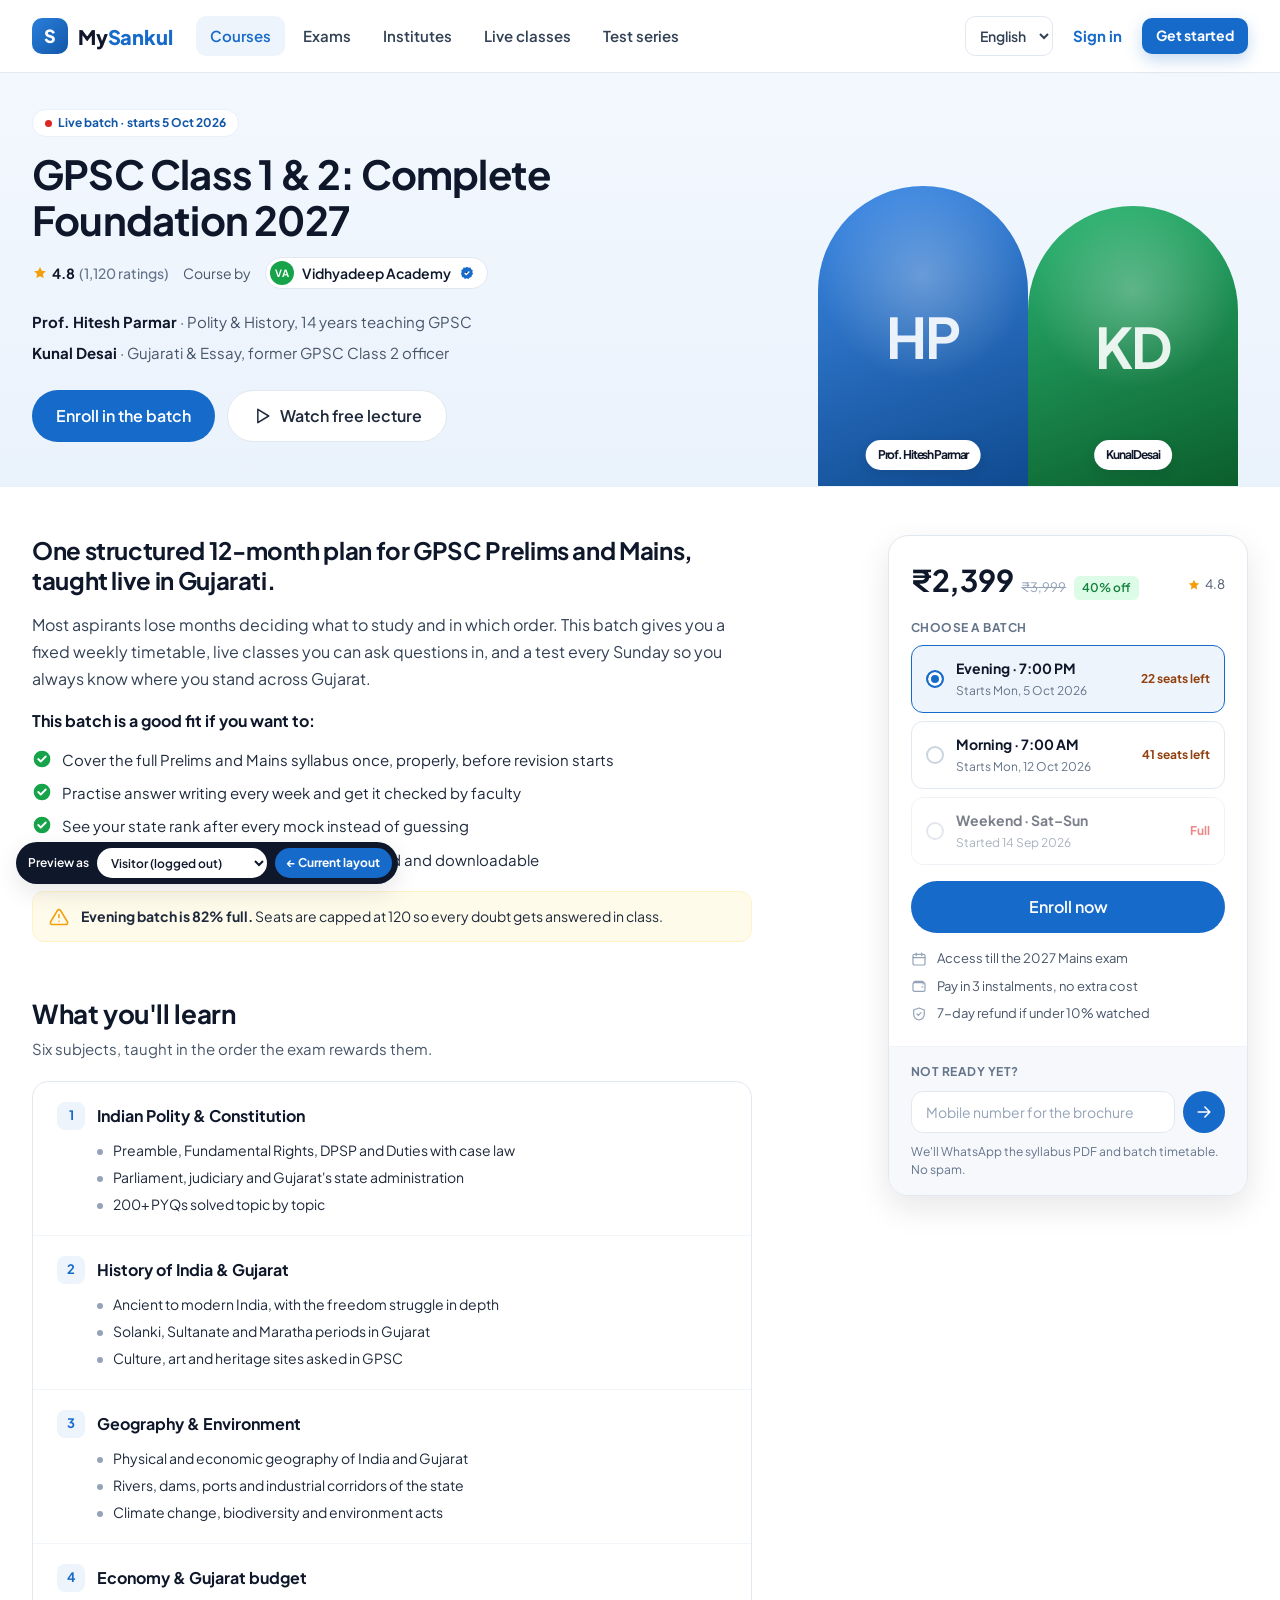
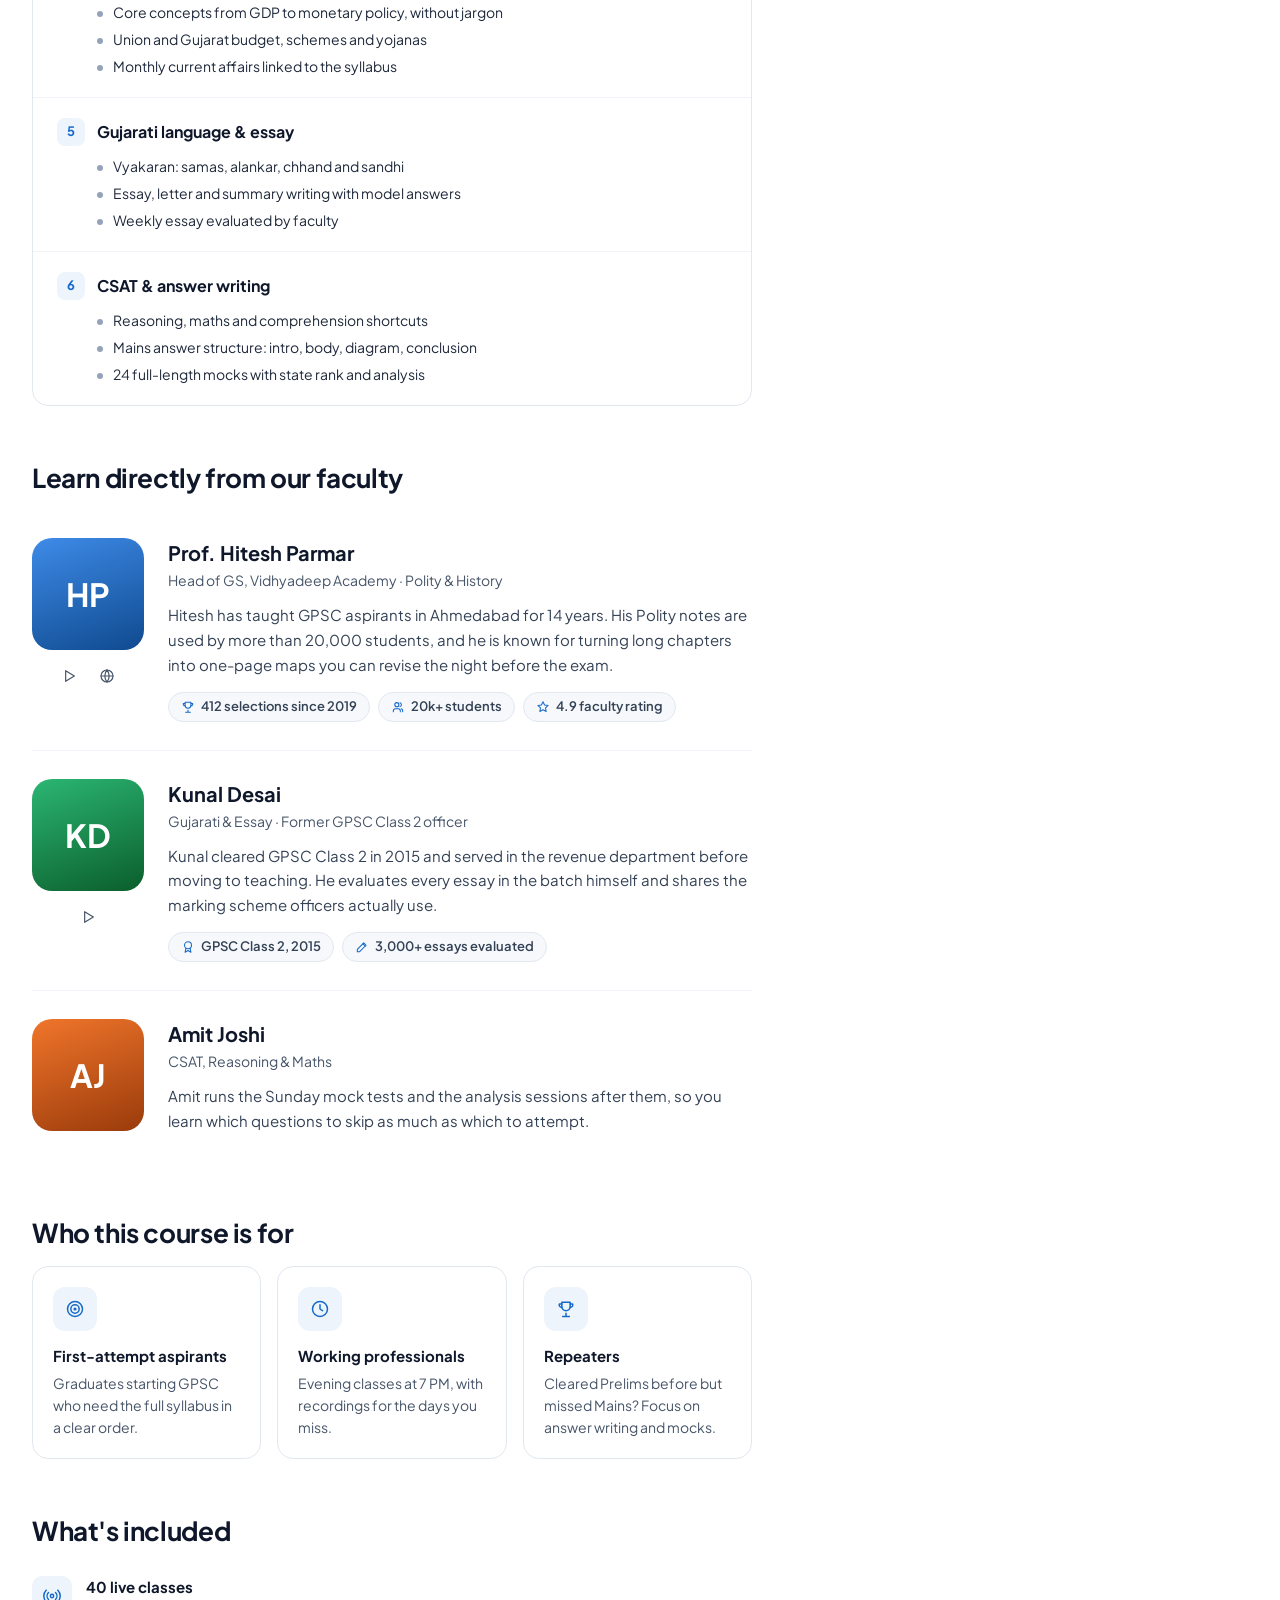
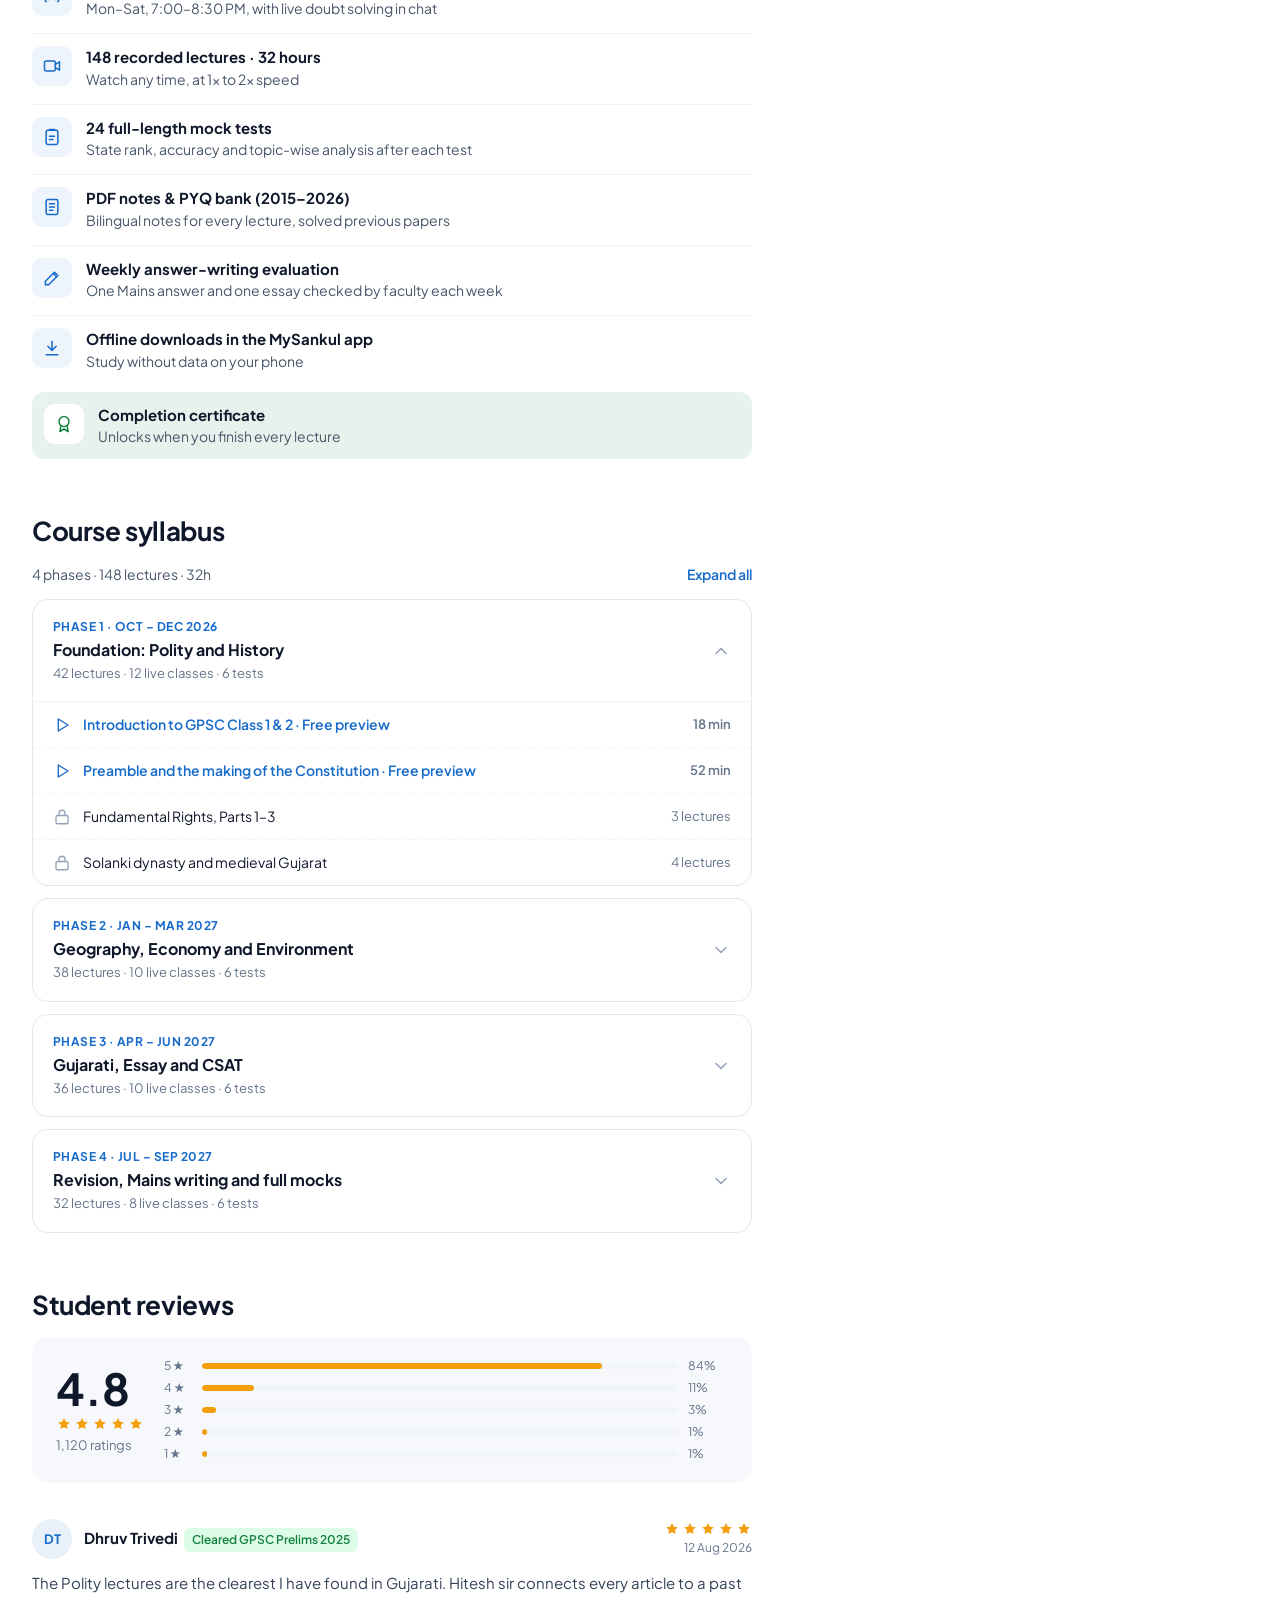
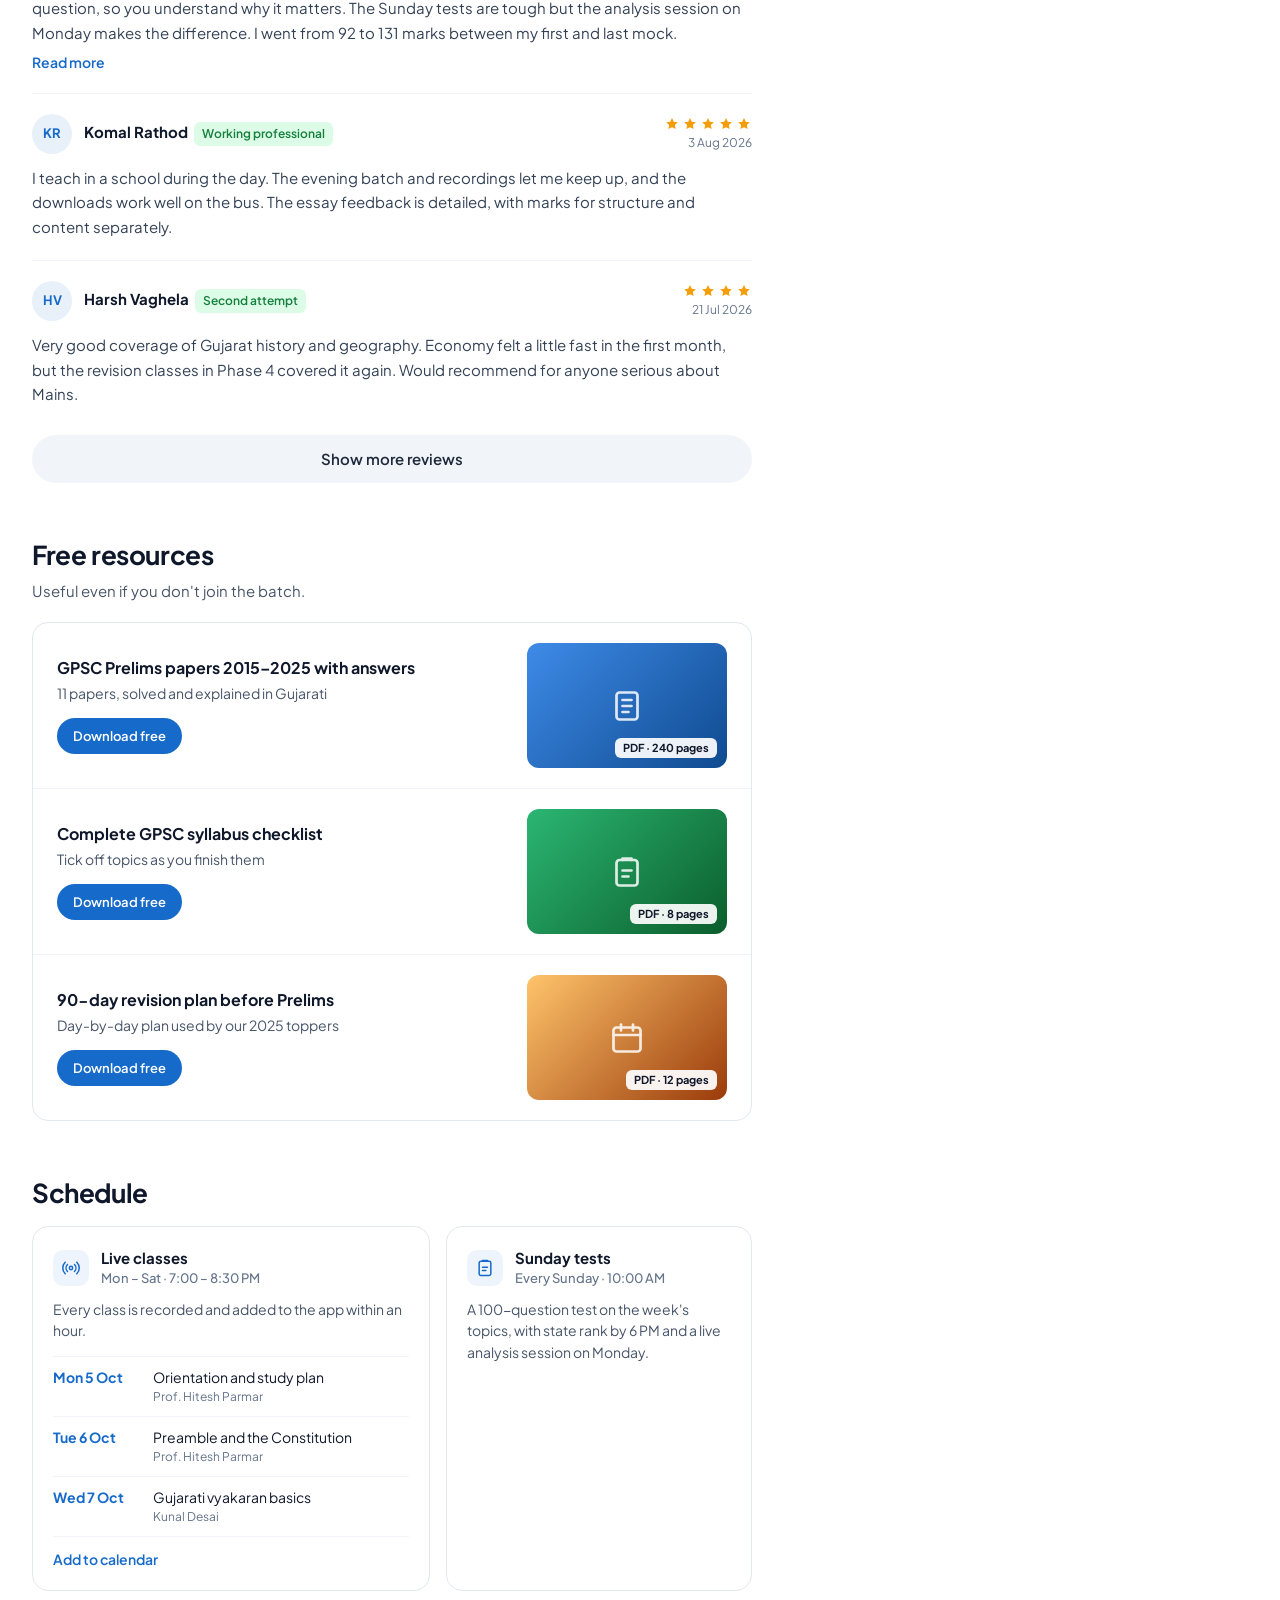
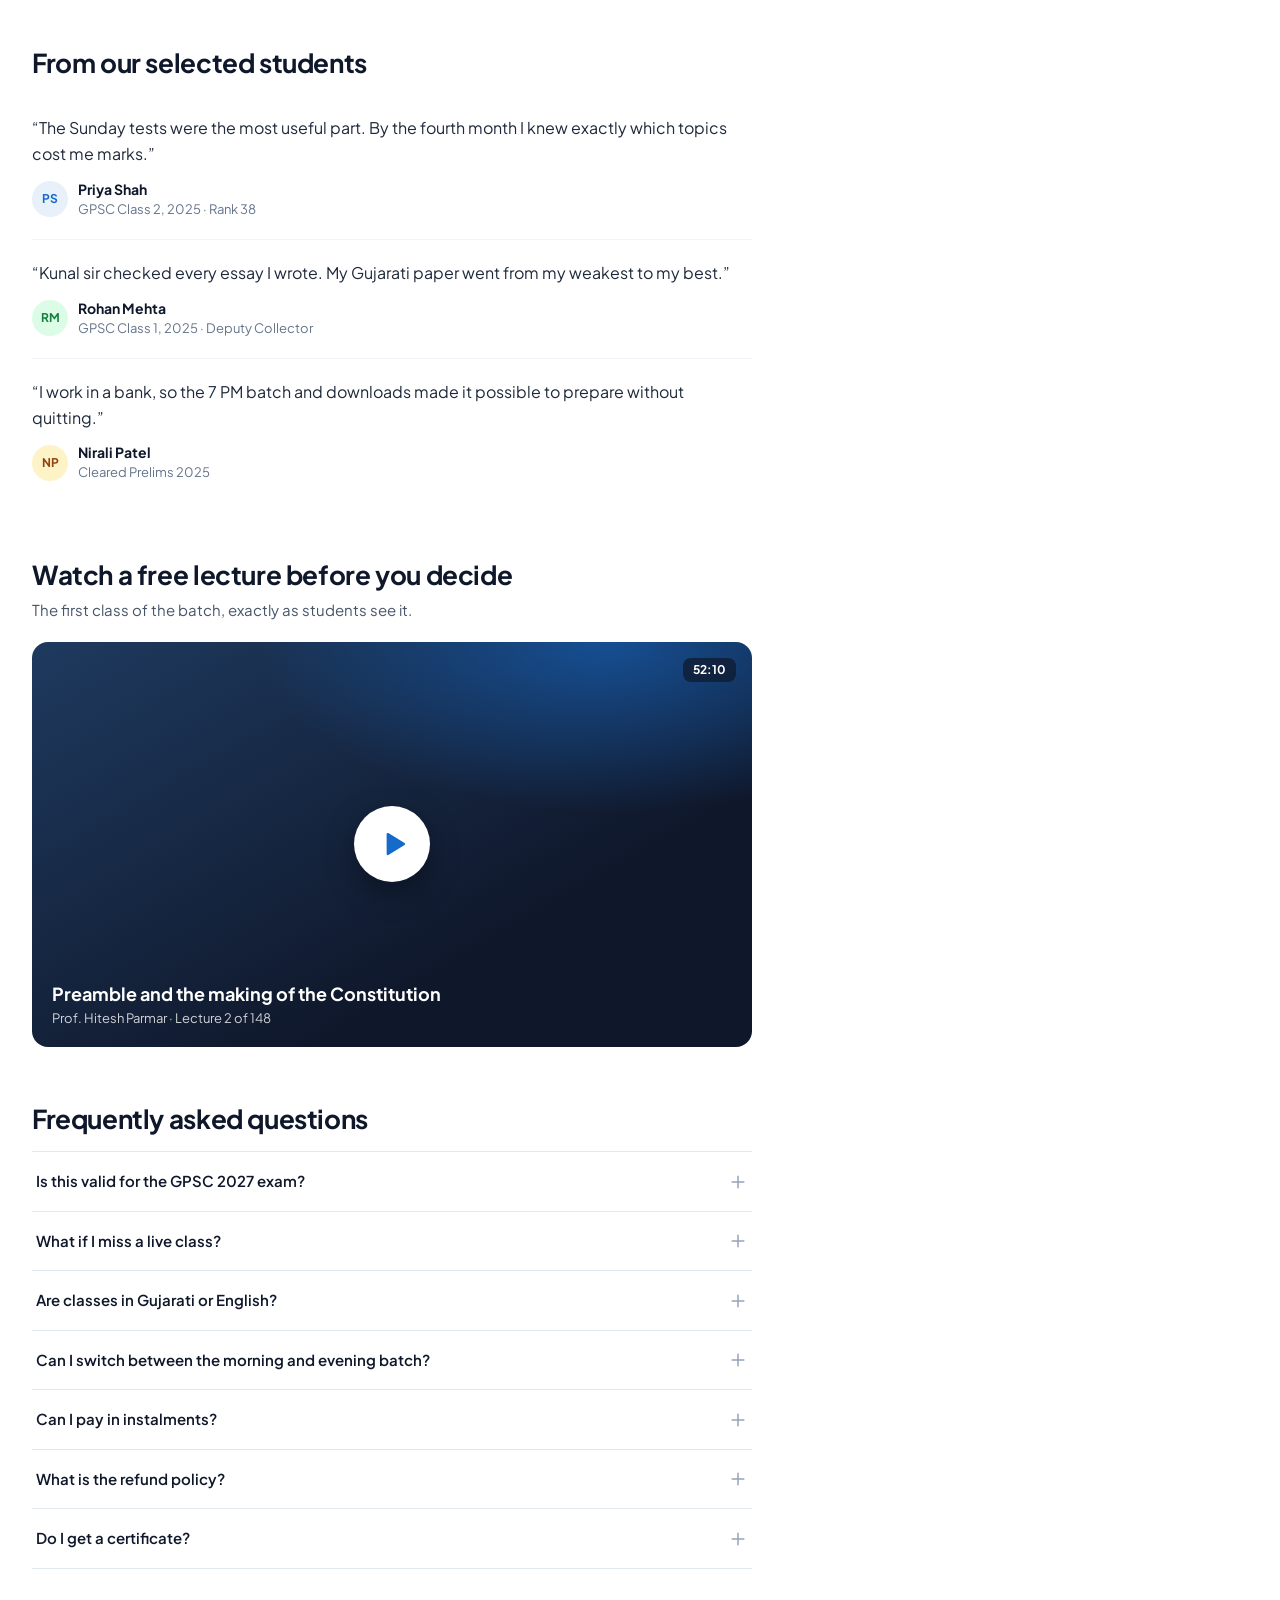
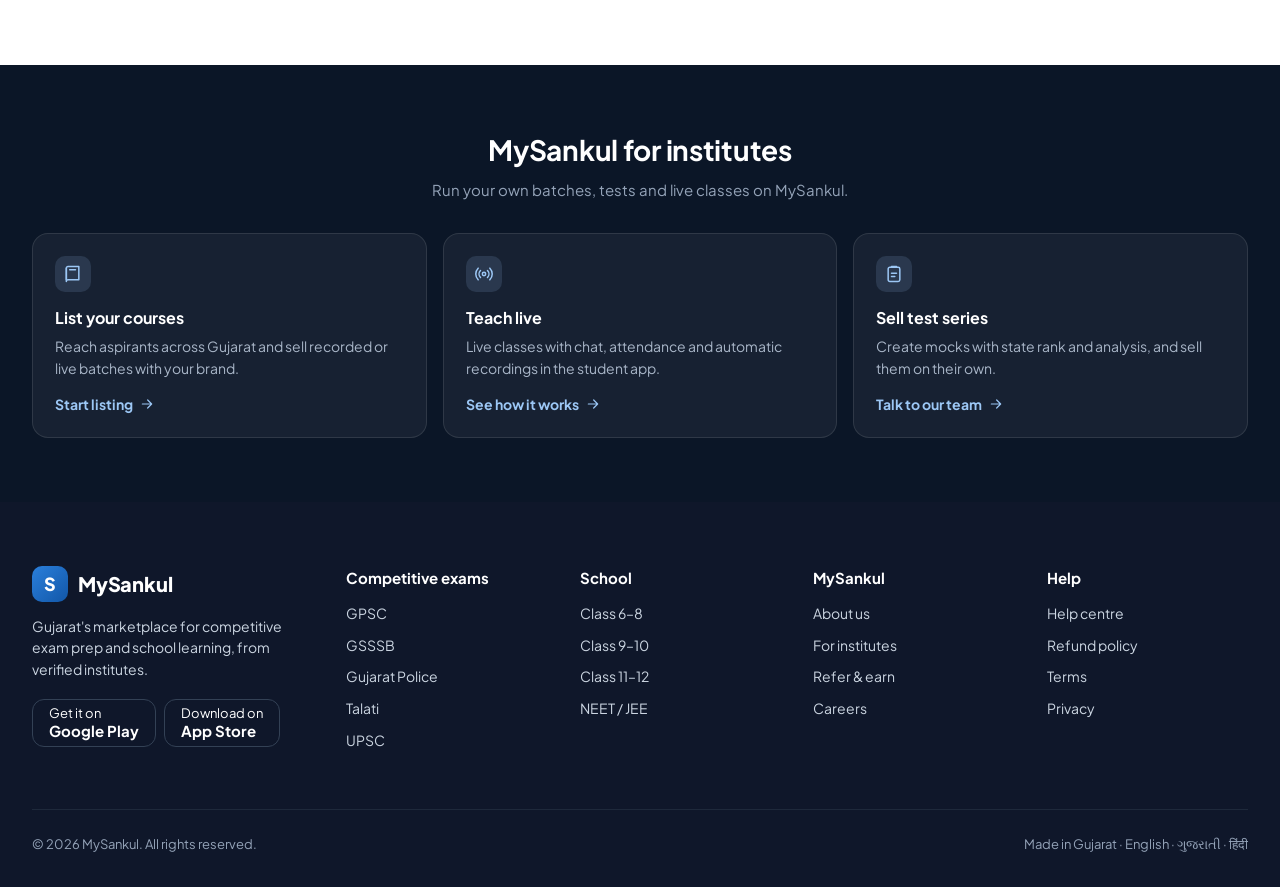
<file: course-v1.html>
<!DOCTYPE html>
<html lang="en">
<head>
<meta charset="utf-8">
<meta name="viewport" content="width=device-width, initial-scale=1">
<title>GPSC Class 1 & 2 — Complete Foundation 2027 · MySankul</title>
<meta name="description" content="Live GPSC Class 1 & 2 foundation batch by Vidhyadeep Academy: 148 lectures, 40 live classes, 24 mock tests with state rank.">
<link rel="preconnect" href="https://fonts.googleapis.com">
<link rel="preconnect" href="https://fonts.gstatic.com" crossorigin>
<link href="https://fonts.googleapis.com/css2?family=Plus+Jakarta+Sans:wght@400;500;600;700;800&display=swap" rel="stylesheet">
<style>
/* ==========================================================
   MySankul — App design system (web)
   Source of truth: MySankul student mobile app screens.
   Scope: profile.html, institute.html, signin.html ONLY.

   COLOR RULES (one system, no extras)
   - Blue   #166ACA  → every action: buttons, links, selected tabs, toggles, focus
   - Green  #15803D  → institute identity (header) + success (verified, paid, % off, valid till)
   - Red    #DC2626  → danger / failed / errors + SkillSankul entry point
   - Amber  #F59E0B  → ratings stars, pending, "Top rated", warnings
   - Purple #7C3AED  → "Purchased" state only
   - Slate  neutrals → all text, borders, surfaces
   TYPE: Plus Jakarta Sans · 12/13/14/16/18/20/24/28/32 (whole numbers) · 500/600/700
   ICONS: one line set · 24 grid · 1.8 stroke · round caps
   ========================================================== */

:root {
  /* Blue — primary action */
  --blue-50:  #EEF4FB;
  --blue-100: #E8F0FA;
  --blue-200: #D0E1F4;
  --blue-600: #166ACA;
  --blue-700: #1257A8;
  --blue-800: #0F4A8F;

  /* Green — institute + success */
  --green-50:  #E8F2EC;
  --green-100: #DCFCE7;
  --green-600: #16A34A;
  --green-700: #15803D;

  /* Red — danger */
  --red-50:  #FEF2F2;
  --red-100: #FEE2E2;
  --red-600: #DC2626;
  --red-700: #B91C1C;

  /* Amber — rating / pending / warning */
  --amber-50:  #FFFBEB;
  --amber-100: #FEF3C7;
  --amber-400: #FBBF24;
  --amber-500: #F59E0B;
  --amber-800: #92400E;

  /* Purple — purchased only */
  --purple-50:  #F5F3FF;
  --purple-600: #7C3AED;

  /* Slate — text, lines, surfaces */
  --slate-900: #0F172A;
  --slate-800: #1E293B;
  --slate-600: #475569;
  --slate-500: #64748B;
  --slate-400: #94A3B8;
  --slate-200: #E2E8F0;
  --slate-100: #F1F5F9;
  --bg:        #F6F8FB;
  --white:     #FFFFFF;

  --font: "Plus Jakarta Sans", system-ui, -apple-system, "Segoe UI", sans-serif;

  --r-8: 8px; --r-12: 12px; --r-16: 16px; --r-20: 20px; --pill: 999px;
  --shadow-card: 0 1px 2px rgba(15, 23, 42, .04), 0 2px 8px rgba(15, 23, 42, .04);
  --shadow-float: 0 8px 24px rgba(15, 23, 42, .10);
  --header-h: 72px;
  --container: 1264px;  /* 1216px content + 24px padding each side */
}

*, *::before, *::after { box-sizing: border-box; }
[hidden] { display: none !important; }
html { -webkit-text-size-adjust: 100%; scroll-behavior: smooth; }
body { margin: 0; font-family: var(--font); font-size: 14px; line-height: 1.5; color: var(--slate-900); background: var(--bg); -webkit-font-smoothing: antialiased; }
img, svg { display: block; max-width: 100%; }
a { color: inherit; text-decoration: none; }
button { font: inherit; color: inherit; background: none; border: 0; cursor: pointer; padding: 0; }
input, select, textarea { font: inherit; color: inherit; }
h1, h2, h3, h4, p { margin: 0; }
ul { list-style: none; margin: 0; padding: 0; }
:focus-visible { outline: 3px solid var(--blue-200); outline-offset: 2px; border-radius: 8px; }
.sr-only { position: absolute; width: 1px; height: 1px; overflow: hidden; clip: rect(0 0 0 0); white-space: nowrap; }
.skip-link { position: absolute; left: 16px; top: -60px; z-index: 100; background: var(--slate-900); color: #fff; padding: 10px 16px; border-radius: var(--r-8); }
.skip-link:focus { top: 12px; }
.container { width: 100%; max-width: var(--container); margin: 0 auto; padding: 0 24px; }

/* ---------- Icons ---------- */
.icon { width: 20px; height: 20px; flex: none; fill: none; stroke: currentColor; stroke-width: 1.8; stroke-linecap: round; stroke-linejoin: round; }
.icon-14 { width: 14px; height: 14px; }
.icon-16 { width: 16px; height: 16px; }
.icon-24 { width: 24px; height: 24px; }
.star { color: var(--amber-500); fill: var(--amber-500); stroke: none; }
.tick { width: 16px; height: 16px; color: var(--blue-600); flex: none; } /* verified institute tick = blue, as in app */

/* ---------- Type ---------- */
.t-32 { font-size: 32px; line-height: 1.2; font-weight: 700; letter-spacing: -.01em; }
.t-28 { font-size: 28px; line-height: 1.25; font-weight: 700; letter-spacing: -.01em; }
.t-24 { font-size: 24px; line-height: 1.3; font-weight: 700; }
.t-20 { font-size: 20px; line-height: 1.35; font-weight: 700; }
.t-18 { font-size: 18px; line-height: 1.4; font-weight: 700; }
.t-16 { font-size: 16px; line-height: 1.45; font-weight: 600; }
.t-14 { font-size: 14px; }
.t-13 { font-size: 13px; }
.t-12 { font-size: 12px; }
.w-500 { font-weight: 500; } .w-600 { font-weight: 600; } .w-700 { font-weight: 700; }
.c-900 { color: var(--slate-900); } .c-600 { color: var(--slate-600); } .c-500 { color: var(--slate-500); } .c-400 { color: var(--slate-400); }
.c-blue { color: var(--blue-600); } .c-green { color: var(--green-700); } .c-red { color: var(--red-600); }
.sec-label { font-size: 12px; font-weight: 700; letter-spacing: .04em; text-transform: uppercase; color: var(--slate-500); }
.sec-rule { display: flex; align-items: center; gap: 12px; font-size: 16px; font-weight: 600; color: var(--blue-600); }
.sec-rule::before, .sec-rule::after { content: ""; flex: 1; height: 1px; background: var(--slate-200); }
.strike { text-decoration: line-through; color: var(--slate-400); font-size: 13px; }
.dot-sep::before { content: "·"; margin: 0 6px; color: var(--slate-400); }

/* ---------- Buttons (pill, as in app) ---------- */
.btn {
  display: inline-flex; align-items: center; justify-content: center; gap: 8px;
  height: 48px; padding: 0 24px; border-radius: var(--pill);
  font-size: 15px; font-weight: 600; white-space: nowrap;
  transition: background .15s ease, color .15s ease, border-color .15s ease, opacity .15s;
}
.btn:disabled, .btn[aria-disabled="true"] { cursor: not-allowed; }
.btn-primary { background: var(--blue-600); color: #fff; }
.btn-primary:hover:not(:disabled) { background: var(--blue-700); }
.btn-primary:disabled { background: var(--slate-100); color: var(--slate-400); }
.btn-soft { background: var(--slate-100); color: var(--slate-800); }
.btn-soft:hover { background: var(--slate-200); }
.btn-outline { background: #fff; color: var(--slate-800); border: 1px solid var(--slate-200); }
.btn-outline:hover { border-color: var(--blue-200); color: var(--blue-600); }
.btn-blue-outline { background: #fff; color: var(--blue-600); border: 1.5px solid var(--blue-600); }
.btn-danger { background: var(--red-600); color: #fff; }
.btn-danger:hover { background: var(--red-700); }
.btn-lg { height: 52px; font-size: 16px; }
.btn-sm { height: 36px; padding: 0 16px; font-size: 13px; }
.btn-block { width: 100%; }
.link { color: var(--blue-600); font-weight: 600; display: inline-flex; align-items: center; gap: 4px; }
.link:hover { text-decoration: underline; }
.link-red { color: var(--red-600); font-weight: 600; }

/* ---------- Status chips ---------- */
.chip-s {
  display: inline-flex; align-items: center; gap: 4px; height: 24px; padding: 0 8px; border-radius: 6px;
  font-size: 12px; font-weight: 600; white-space: nowrap;
}
.chip-s .icon { width: 14px; height: 14px; }
.chip-s.caps { text-transform: uppercase; letter-spacing: .02em; font-size: 11px; font-weight: 700; }
.s-green  { background: var(--green-100); color: var(--green-700); }
.s-blue   { background: var(--blue-100);  color: var(--blue-600); }
.s-purple { background: var(--purple-50); color: var(--purple-600); }
.s-red    { background: var(--red-100);   color: var(--red-600); }
.s-amber  { background: var(--amber-100); color: var(--amber-800); }
.s-gold   { background: var(--amber-400); color: #78350F; }
.s-slate  { background: var(--slate-100); color: var(--slate-600); }

/* Filter pills (All / Courses / …) */
.pills { display: flex; gap: 8px; flex-wrap: wrap; }
.pill {
  height: 36px; padding: 0 16px; border-radius: var(--pill); border: 1px solid var(--slate-200); background: #fff;
  font-size: 13px; font-weight: 600; color: var(--slate-600); display: inline-flex; align-items: center; gap: 6px;
}
.pill:hover { border-color: var(--blue-200); color: var(--blue-600); }
.pill[aria-pressed="true"] { background: var(--blue-600); border-color: var(--blue-600); color: #fff; }

/* Segmented tabs (Courses 42 / Faculty 12 …) */
.seg-tabs { display: flex; gap: 4px; padding: 6px; background: var(--slate-100); border-radius: var(--pill); overflow-x: auto; scrollbar-width: none; }
.seg-tabs::-webkit-scrollbar { display: none; }
.seg-tab {
  flex: 1; min-width: max-content; height: 44px; padding: 0 20px; border-radius: var(--pill);
  font-size: 15px; font-weight: 600; color: var(--slate-500); display: inline-flex; align-items: center; justify-content: center; gap: 6px;
}
.seg-tab .n { font-size: 13px; font-weight: 600; color: var(--slate-400); }
.seg-tab:hover { color: var(--slate-800); }
.seg-tab[aria-selected="true"] { background: #fff; color: var(--blue-600); box-shadow: var(--shadow-card); }
[role="tabpanel"][hidden] { display: none; }

/* ---------- Surfaces ---------- */
.card { background: #fff; border: 1px solid var(--slate-200); border-radius: var(--r-16); box-shadow: var(--shadow-card); }
.card-p { padding: 20px; }
.divider { height: 1px; background: var(--slate-200); border: 0; margin: 0; }

/* Initials tiles */
.tile {
  width: 44px; height: 44px; border-radius: var(--r-12); flex: none;
  display: grid; place-items: center; color: #fff; font-weight: 700; font-size: 15px;
  background: linear-gradient(160deg, #1E7FE0, var(--blue-700));
}
.tile.green { background: var(--green-600); }
.tile-sm { width: 22px; height: 22px; border-radius: 6px; font-size: 10px; }
.tile-lg { width: 64px; height: 64px; border-radius: var(--r-16); font-size: 22px; }
.tile-xl { width: 88px; height: 88px; border-radius: var(--r-20); font-size: 30px; }
.avatar { width: 40px; height: 40px; border-radius: 50%; flex: none; display: grid; place-items: center; font-weight: 700; font-size: 14px; background: var(--blue-100); color: var(--blue-600); }
.avatar-56 { width: 56px; height: 56px; font-size: 18px; }

/* Icon tile (menu rows) — single tint for every row */
.ic-tile { width: 36px; height: 36px; border-radius: 10px; display: grid; place-items: center; background: var(--blue-50); color: var(--blue-600); flex: none; }
.ic-tile.red { background: var(--red-50); color: var(--red-600); }
.ic-tile.green { background: var(--green-100); color: var(--green-700); }

/* Thumbnails */
.thumb-sq { width: 64px; height: 64px; border-radius: var(--r-12); flex: none; background: linear-gradient(160deg, #2A9BF0 0%, var(--blue-600) 55%, var(--blue-800) 100%); }
.cover {
  position: relative; overflow: hidden;
  background:
    repeating-linear-gradient(0deg, rgba(255,255,255,.07) 0 2px, transparent 2px 9px),
    linear-gradient(135deg, #64748B 0%, #334155 60%, #1E293B 100%);
}
.cover-blue { background: linear-gradient(160deg, #2A9BF0 0%, var(--blue-600) 55%, var(--blue-800) 100%); }

/* Progress */
.bar { height: 6px; border-radius: var(--pill); background: var(--slate-100); overflow: hidden; }
.bar > span { display: block; height: 100%; border-radius: inherit; background: var(--blue-600); }
.bar.green > span { background: var(--green-600); }

/* ---------- Forms ---------- */
.field { display: flex; flex-direction: column; gap: 6px; }
.field > label { font-size: 12px; font-weight: 600; color: var(--slate-600); text-transform: uppercase; letter-spacing: .03em; }
.field > label .req { color: var(--red-600); }
.input, .select {
  height: 48px; width: 100%; border: 1px solid var(--slate-200); border-radius: var(--r-12); background: #fff; padding: 0 14px;
  font-size: 15px; color: var(--slate-900); transition: border-color .15s, box-shadow .15s;
}
.input::placeholder { color: var(--slate-400); }
.input:focus, .select:focus { outline: none; border-color: var(--blue-600); box-shadow: 0 0 0 4px var(--blue-100); }
.input.is-error { border-color: var(--red-600); box-shadow: 0 0 0 4px var(--red-50); }
.input:disabled { background: var(--slate-100); color: var(--slate-500); }
.help { font-size: 12px; color: var(--slate-500); }
.help.err { color: var(--red-600); font-weight: 600; display: flex; gap: 4px; align-items: center; }
.search { position: relative; }
.search .icon { position: absolute; left: 14px; top: 50%; transform: translateY(-50%); color: var(--slate-400); }
.search .input { padding-left: 44px; }

.switch { position: relative; width: 44px; height: 26px; flex: none; }
.switch input { position: absolute; inset: 0; opacity: 0; margin: 0; cursor: pointer; z-index: 1; }
.switch span { position: absolute; inset: 0; border-radius: var(--pill); background: var(--slate-200); transition: background .15s; }
.switch span::after { content: ""; position: absolute; top: 3px; left: 3px; width: 20px; height: 20px; border-radius: 50%; background: #fff; box-shadow: 0 1px 2px rgba(15,23,42,.2); transition: transform .15s; }
.switch input:checked + span { background: var(--blue-600); }
.switch input:checked + span::after { transform: translateX(18px); }
.switch input:focus-visible + span { outline: 3px solid var(--blue-200); outline-offset: 2px; }

/* ---------- Header (these pages) ---------- */
.hdr { position: sticky; top: 0; z-index: 50; background: #fff; border-bottom: 1px solid var(--slate-200); }
.hdr .container { height: var(--header-h); display: flex; align-items: center; gap: 24px; }
.brand { display: flex; align-items: center; gap: 10px; font-size: 18px; font-weight: 700; color: var(--slate-900); }
.brand-mark { width: 32px; height: 32px; border-radius: 10px; background: var(--blue-600); color: #fff; display: grid; place-items: center; font-size: 16px; font-weight: 700; }
.hdr-nav { display: flex; gap: 4px; }
.hdr-nav a { height: 40px; padding: 0 14px; border-radius: var(--pill); display: inline-flex; align-items: center; font-size: 14px; font-weight: 600; color: var(--slate-600); }
.hdr-nav a:hover { background: var(--slate-100); color: var(--slate-900); }
.hdr-nav a[aria-current="page"] { background: var(--blue-50); color: var(--blue-600); }
.hdr-search { flex: 1; max-width: 380px; }
.hdr-search .input { height: 40px; border-radius: var(--pill); background: var(--bg); font-size: 14px; }
.hdr-actions { margin-left: auto; display: flex; align-items: center; gap: 8px; }
.icon-btn { width: 40px; height: 40px; border-radius: 50%; display: grid; place-items: center; color: var(--slate-600); position: relative; }
.icon-btn:hover { background: var(--slate-100); }
.icon-btn .badge-dot { position: absolute; top: 9px; right: 10px; width: 8px; height: 8px; border-radius: 50%; background: var(--red-600); border: 2px solid #fff; }
.hdr .avatar { width: 36px; height: 36px; background: var(--blue-600); color: #fff; }

/* ---------- Toast (3 variants, as in app) ---------- */
.toast {
  position: fixed; left: 50%; bottom: 24px; z-index: 120; transform: translate(-50%, 16px); opacity: 0; pointer-events: none;
  display: flex; align-items: center; gap: 10px; max-width: calc(100% - 32px); width: max-content;
  padding: 12px 16px; border-radius: var(--r-12); font-size: 14px; font-weight: 600; box-shadow: var(--shadow-float);
  transition: opacity .2s, transform .2s;
}
.toast.show { opacity: 1; transform: translate(-50%, 0); }
.toast.success { background: var(--green-700); color: #fff; }
.toast.warn { background: var(--amber-100); color: var(--amber-800); border: 1px solid #FDE68A; }
.toast.error { background: var(--red-100); color: var(--red-700); border: 1px solid #FECACA; }
.toast.info { background: var(--slate-900); color: #fff; }

/* ---------- Sheet / modal (bottom sheet on mobile) ---------- */
.sheet-bg { position: fixed; inset: 0; z-index: 100; background: rgba(15, 23, 42, .45); display: none; align-items: center; justify-content: center; padding: 16px; }
.sheet-bg.open { display: flex; }
.sheet { width: 100%; max-width: 440px; background: #fff; border-radius: var(--r-20); padding: 28px 24px 24px; text-align: center; box-shadow: var(--shadow-float); animation: sheetIn .22s ease; max-height: calc(100vh - 32px); overflow: auto; }
.sheet.left { text-align: left; }
.sheet .warn-ic { width: 56px; height: 56px; border-radius: 16px; margin: 0 auto 16px; display: grid; place-items: center; background: var(--red-50); color: var(--red-600); }
.sheet h2 { font-size: 20px; font-weight: 700; }
.sheet p.body { font-size: 14px; color: var(--slate-600); margin-top: 8px; }
.sheet .note { margin-top: 16px; padding: 12px 14px; border-radius: var(--r-12); background: var(--red-50); color: var(--red-700); font-size: 13px; font-weight: 600; border: 1px solid var(--red-100); }
.sheet .actions { display: flex; flex-direction: column; gap: 10px; margin-top: 20px; }
@keyframes sheetIn { from { opacity: 0; transform: translateY(12px); } to { opacity: 1; transform: none; } }
@media (max-width: 600px) {
  .sheet-bg { align-items: flex-end; padding: 0; }
  .sheet { max-width: none; border-radius: 24px 24px 0 0; padding-bottom: 32px; }
  .sheet::before { content: ""; display: block; width: 40px; height: 4px; border-radius: 4px; background: var(--slate-200); margin: -12px auto 20px; }
}

/* SkillSankul entry (red) */
.fab { position: fixed; right: 24px; bottom: 24px; z-index: 40; width: 56px; height: 56px; border-radius: 18px; background: var(--red-600); color: #fff; display: grid; place-items: center; box-shadow: 0 10px 24px rgba(220, 38, 38, .35); }
.fab:hover { background: var(--red-700); }

@media (max-width: 960px) {
  .hdr-nav, .hdr-search { display: none; }
}
@media (max-width: 600px) {
  .container { padding: 0 16px; }
  .fab { right: 16px; bottom: 16px; }
}
@media (prefers-reduced-motion: reduce) {
  *, *::before, *::after { animation: none !important; transition: none !important; scroll-behavior: auto !important; }
}

</style>
<style>
  /* ===== Default site header + footer (identical to index.html) — shown to logged-out visitors ===== */
  .lg { --brand-50: #EEF4FB; --brand-200: #D0E1F4; --brand-500: #2A7FDB; --brand-600: #166ACA; --brand-700: #1257A8; --ink-900: #0F172A; --ink-700: #334155; --ink-500: #64748B; --line: #E2E8F0; --line-soft: #EEF2F7; font-family: var(--font); line-height: 1.55; }
  .lg .container { width: 100%; max-width: 1264px; margin: 0 auto; padding: 0 24px; }
  .lg.site-header { position: sticky; top: 0; z-index: 50; background: rgba(255,255,255,.92); backdrop-filter: saturate(180%) blur(12px); -webkit-backdrop-filter: saturate(180%) blur(12px); border-bottom: 1px solid var(--line); }
  .lg.site-header .container { display: flex; align-items: center; gap: 24px; height: 72px; position: relative; }
  .lg .logo { display: flex; align-items: center; gap: 10px; font-weight: 800; font-size: 20px; letter-spacing: -.01em; color: var(--ink-900); }
  .lg .logo-mark { width: 36px; height: 36px; border-radius: 10px; background: linear-gradient(135deg, var(--brand-500), var(--brand-700)); display: grid; place-items: center; color: #fff; font-size: 18px; font-weight: 800; }
  .lg .logo span b { color: var(--brand-600); font-weight: 800; }
  .lg .main-nav { display: flex; gap: 4px; }
  .lg .main-nav a { height: 40px; display: inline-flex; align-items: center; padding: 0 14px; border-radius: 10px; font-size: 15px; font-weight: 600; color: var(--ink-700); }
  .lg .main-nav a:hover { background: var(--line-soft); color: var(--ink-900); }
  .lg .main-nav a[aria-current="page"] { color: var(--brand-600); background: var(--brand-50); }
  .lg .header-actions { display: flex; align-items: center; gap: 8px; margin-left: auto; }
  .lg .icon-btn { width: 44px; height: 44px; border-radius: 12px; display: grid; place-items: center; color: var(--ink-700); }
  .lg .icon-btn:hover { background: var(--line-soft); }
  .lg .lang-select { height: 40px; border: 1px solid var(--line); border-radius: 10px; background: #fff; padding: 0 10px; font-size: 14px; font-weight: 600; color: var(--ink-700); }
  .lg .menu-toggle { display: none; }
  .lg .btn { display: inline-flex; align-items: center; justify-content: center; gap: 8px; height: 44px; padding: 0 20px; border-radius: 12px; font-size: 15px; font-weight: 700; white-space: nowrap; transition: background .15s, color .15s; }
  .lg .btn-primary { background: var(--brand-600); color: #fff; box-shadow: 0 6px 16px rgba(22,106,202,.25); }
  .lg .btn-primary:hover { background: var(--brand-700); }
  .lg .btn-ghost { color: var(--brand-600); padding: 0 12px; background: none; }
  .lg .btn-ghost:hover { background: var(--brand-50); }
  .lg .btn-sm { height: 36px; padding: 0 14px; font-size: 14px; border-radius: 10px; }

  .lg.site-footer { background: #0F172A; color: #CBD5E1; padding: 64px 0 32px; font-size: 15px; }
  .lg .footer-grid { display: grid; grid-template-columns: 1.4fr repeat(4, 1fr); gap: 32px; }
  .lg.site-footer h4 { color: #fff; font-size: 15px; font-weight: 700; margin-bottom: 14px; }
  .lg.site-footer li { margin-bottom: 10px; font-size: 14px; }
  .lg.site-footer a:hover { color: #fff; }
  .lg.site-footer .logo { color: #fff; }
  .lg .footer-bottom { margin-top: 48px; padding-top: 24px; border-top: 1px solid #1E293B; display: flex; justify-content: space-between; gap: 16px; flex-wrap: wrap; font-size: 13px; color: #94A3B8; }
  .lg .store-btn { display: inline-flex; align-items: center; gap: 10px; height: 48px; padding: 0 16px; border-radius: 12px; border: 1px solid #334155; color: #fff; font-size: 13px; line-height: 1.2; }
  .lg .store-btn:hover { border-color: #64748B; }
  .lg .store-btn b { display: block; font-size: 15px; }

  /* signed-in variant (identical to home.html header) */
  .lg .header-search { flex: 1; max-width: 420px; position: relative; }
  .lg .header-search input { width: 100%; height: 44px; border-radius: 12px; border: 1px solid var(--line); background: #F6F8FC; padding: 0 16px 0 44px; font-size: 14px; }
  .lg .header-search input:focus { outline: none; border-color: var(--brand-500); background: #fff; box-shadow: 0 0 0 4px var(--brand-50); }
  .lg .header-search .icon { position: absolute; left: 14px; top: 12px; color: #94A3B8; }
  .lg .icon-btn { position: relative; }
  .lg .icon-btn .dot { position: absolute; top: 10px; right: 11px; width: 8px; height: 8px; border-radius: 50%; background: #E5383B; border: 2px solid #fff; }
  .lg .avatar { width: 40px; height: 40px; border-radius: 50%; flex: none; background: linear-gradient(135deg, var(--brand-500), var(--brand-700)); color: #fff; display: grid; place-items: center; font-weight: 800; font-size: 14px; }

  @media (max-width: 1080px) {
    .lg .header-search { display: none; }
    .lg .footer-grid { grid-template-columns: 1fr 1fr 1fr; }
    .lg .footer-grid > :first-child { grid-column: 1 / -1; }
  }
  @media (max-width: 860px) {
    .lg .main-nav { display: none; }
    .lg .main-nav.open { display: flex; flex-direction: column; position: absolute; top: 72px; left: 0; right: 0; background: #fff; padding: 12px 16px 20px; border-bottom: 1px solid var(--line); box-shadow: 0 6px 20px rgba(15,23,42,.08); }
    .lg .main-nav.open a { height: 48px; }
    .lg .menu-toggle { display: grid; }
    .lg .lang-select { display: none; }
  }
  @media (max-width: 600px) {
    .lg .container { padding: 0 16px; }
    .lg .footer-grid { grid-template-columns: 1fr 1fr; }
    .lg.site-header .container { gap: 12px; }
    .lg .header-actions .btn-ghost { padding: 0 8px; }
    .lg .header-actions .btn-primary { display: none; }
    .lg .header-actions .hide-sm { display: none; }
  }
</style>
<style>
  body.role-visitor [data-role]:not([data-role~="visitor"]),
  body.role-member  [data-role]:not([data-role~="member"]),
  body.role-student [data-role]:not([data-role~="student"]) { display: none !important; }
  body { background: #fff; }

  /* ================= HERO ================= */
  .v-hero { background: linear-gradient(180deg, #F3F8FE 0%, #EAF2FC 100%); border-bottom: 1px solid var(--blue-100); overflow: hidden; }
  .v-hero .container { display: grid; grid-template-columns: minmax(0, 1fr) 440px; gap: 48px; align-items: center; padding-top: 36px; padding-bottom: 0; }
  .v-hero-txt { padding-bottom: 44px; }
  .kicker { display: inline-flex; align-items: center; gap: 6px; height: 28px; padding: 0 12px; border-radius: var(--pill); background: #fff; border: 1px solid var(--blue-100); color: var(--blue-700); font-size: 12px; font-weight: 700; }
  .kicker .dot { width: 7px; height: 7px; border-radius: 50%; background: var(--red-600); animation: pulse 1.6s infinite; }
  @keyframes pulse { 50% { opacity: .35; } }
  .v-hero h1 { font-size: 40px; line-height: 1.15; font-weight: 700; letter-spacing: -.02em; margin-top: 14px; }
  .byline { display: flex; align-items: center; flex-wrap: wrap; gap: 8px 14px; margin-top: 14px; font-size: 14px; color: var(--slate-600); }
  .byline .r { display: inline-flex; align-items: center; gap: 4px; color: var(--slate-900); font-weight: 700; }
  .byline .r .star { width: 16px; height: 16px; fill: var(--amber-500); stroke: none; }
  .byline .r small { font-weight: 500; color: var(--slate-500); font-size: 14px; }
  .by-inst { display: inline-flex; align-items: center; gap: 8px; height: 32px; padding: 0 12px 0 4px; border-radius: var(--pill); background: #fff; border: 1px solid var(--slate-200); font-weight: 600; color: var(--slate-900); }
  .by-inst .av { width: 24px; height: 24px; border-radius: 50%; background: var(--green-600); color: #fff; display: grid; place-items: center; font-size: 10px; font-weight: 700; }
  .by-inst .tick { width: 16px; height: 16px; }
  .leads { margin-top: 22px; display: grid; gap: 8px; }
  .leads div { font-size: 15px; color: var(--slate-600); }
  .leads b { color: var(--slate-900); font-weight: 700; }
  .hero-cta { display: flex; flex-wrap: wrap; gap: 12px; margin-top: 26px; align-items: center; }
  .hero-cta .note { font-size: 13px; color: var(--slate-500); display: inline-flex; align-items: center; gap: 6px; }
  .hero-cta .note .icon { width: 16px; height: 16px; color: var(--green-600); }

  /* Faculty portraits (placeholders until real photos) */
  .portraits { position: relative; height: 330px; align-self: end; }
  .pt { position: absolute; bottom: 0; width: 210px; height: 280px; border-radius: 120px 120px 0 0; overflow: hidden; display: grid; place-items: center; color: rgba(255,255,255,.9); font-size: 56px; font-weight: 700; letter-spacing: -.02em; }
  .pt::after { content: ""; position: absolute; inset: 0; background: radial-gradient(70% 50% at 50% 30%, rgba(255,255,255,.28), transparent 70%); }
  .pt.a { left: 10px; background: linear-gradient(160deg, #3E8BE8, #0F4A8F); height: 300px; }
  .pt.b { right: 10px; background: linear-gradient(160deg, #2BB673, #0B5E2B); }
  .pt .nm { position: absolute; left: 50%; bottom: 16px; transform: translateX(-50%); z-index: 1; white-space: nowrap; height: 30px; padding: 0 12px; border-radius: var(--pill); background: #fff; color: var(--slate-900); font-size: 12px; font-weight: 700; display: inline-flex; align-items: center; box-shadow: 0 4px 12px rgba(15,23,42,.12); }

  /* ================= BODY ================= */
  .v-body { display: grid; grid-template-columns: minmax(0, 1fr) 360px; gap: 72px; align-items: start; padding-top: 48px; padding-bottom: 96px; }
  .v-main { max-width: 720px; min-width: 0; }
  .sec { padding-top: 56px; scroll-margin-top: calc(var(--header-h) + 16px); }
  .sec:first-child { padding-top: 0; }
  .sec > h2 { font-size: 26px; line-height: 1.25; font-weight: 700; letter-spacing: -.015em; margin-bottom: 8px; }
  .sec > .sub { font-size: 15px; color: var(--slate-600); margin-bottom: 20px; }
  .sec > h2 + :not(.sub) { margin-top: 16px; }

  /* Intro */
  .intro h2 { font-size: 24px; }
  .intro p { font-size: 16px; line-height: 1.7; color: var(--slate-700, #334155); margin-top: 14px; }
  .intro p b { color: var(--slate-900); }
  .ticks { display: grid; gap: 10px; margin-top: 14px; }
  .ticks li { display: flex; gap: 10px; align-items: flex-start; font-size: 15px; line-height: 1.55; color: var(--slate-800); }
  .ticks .icon { flex: none; width: 20px; height: 20px; color: var(--green-600); margin-top: 1px; }
  .callout { display: flex; gap: 12px; align-items: flex-start; margin-top: 20px; padding: 14px 16px; border-radius: var(--r-12); background: var(--amber-50); border: 1px solid var(--amber-100); font-size: 14px; color: var(--slate-800); }
  .callout .icon { color: var(--amber-500); flex: none; margin-top: 1px; }

  /* What you'll learn */
  .learn { border: 1px solid var(--slate-200); border-radius: var(--r-16); overflow: hidden; }
  .mod { padding: 20px 24px; }
  .mod + .mod { border-top: 1px solid var(--slate-100); }
  .mod h3 { display: flex; align-items: center; gap: 12px; font-size: 16px; font-weight: 700; }
  .mod h3 .n { width: 28px; height: 28px; border-radius: 8px; background: var(--blue-50); color: var(--blue-600); display: grid; place-items: center; font-size: 13px; font-weight: 700; flex: none; }
  .mod p { font-size: 14px; color: var(--slate-600); margin: 6px 0 0 40px; }
  .mod ul { margin: 10px 0 0 40px; display: grid; gap: 6px; }
  .mod li { position: relative; padding-left: 16px; font-size: 14px; color: var(--slate-800); }
  .mod li::before { content: ""; position: absolute; left: 0; top: 9px; width: 6px; height: 6px; border-radius: 50%; background: var(--slate-400); }

  /* Faculty */
  .fac { display: grid; grid-template-columns: 112px minmax(0, 1fr); gap: 24px; padding: 28px 0; }
  .fac + .fac { border-top: 1px solid var(--slate-100); }
  .fac .ph { width: 112px; height: 112px; border-radius: 20px; display: grid; place-items: center; color: #fff; font-size: 32px; font-weight: 700; }
  .fac .soc { display: flex; gap: 6px; margin-top: 10px; justify-content: center; }
  .fac .soc .icon-btn { width: 32px; height: 32px; }
  .fac h3 { font-size: 20px; font-weight: 700; }
  .fac .role { font-size: 14px; color: var(--slate-600); margin-top: 2px; }
  .fac p { font-size: 15px; line-height: 1.65; color: var(--slate-700, #334155); margin-top: 12px; }
  .fac .creds { display: flex; flex-wrap: wrap; gap: 8px; margin-top: 14px; }
  .fac .creds span { display: inline-flex; align-items: center; gap: 6px; height: 30px; padding: 0 12px; border-radius: var(--pill); background: var(--bg); border: 1px solid var(--slate-200); font-size: 13px; font-weight: 600; color: var(--slate-700, #334155); }
  .fac .creds .icon { width: 14px; height: 14px; color: var(--blue-600); }
  .more-btn { width: 100%; margin-top: 8px; }

  /* Who for */
  .who { display: grid; grid-template-columns: repeat(3, minmax(0, 1fr)); gap: 16px; }
  .who > div { padding: 20px; border: 1px solid var(--slate-200); border-radius: var(--r-16); background: #fff; }
  .who .ic-tile { width: 44px; height: 44px; border-radius: 12px; margin-bottom: 14px; }
  .who b { display: block; font-size: 15px; font-weight: 700; }
  .who p { font-size: 14px; color: var(--slate-600); margin-top: 6px; line-height: 1.55; }

  /* Included */
  .inc { display: grid; gap: 2px; }
  .inc li { display: flex; gap: 14px; align-items: flex-start; padding: 12px 0; }
  .inc li + li { border-top: 1px solid var(--slate-100); }
  .inc .ic-tile { width: 40px; height: 40px; }
  .inc b { display: block; font-size: 15px; font-weight: 700; }
  .inc span.s { font-size: 14px; color: var(--slate-600); }
  .inc li.hl { background: var(--green-50); border-radius: var(--r-12); padding: 12px; border-top: 0; margin-top: 6px; }
  .inc li.hl .ic-tile { background: #fff; color: var(--green-700); }

  /* Syllabus */
  .syl-top { display: flex; justify-content: space-between; align-items: center; margin-bottom: 14px; font-size: 14px; color: var(--slate-600); }
  .phase { border: 1px solid var(--slate-200); border-radius: var(--r-16); overflow: hidden; }
  .phase + .phase { margin-top: 12px; }
  .phase > summary { list-style: none; cursor: pointer; display: flex; align-items: center; gap: 14px; padding: 18px 20px; }
  .phase > summary::-webkit-details-marker { display: none; }
  .phase .when { font-size: 12px; font-weight: 700; letter-spacing: .04em; text-transform: uppercase; color: var(--blue-600); }
  .phase .t { font-size: 16px; font-weight: 700; margin-top: 2px; }
  .phase .m { font-size: 13px; color: var(--slate-500); margin-top: 2px; }
  .phase .grow { flex: 1; min-width: 0; }
  .phase .chev { color: var(--slate-400); transition: transform .2s; }
  .phase[open] .chev { transform: rotate(180deg); }
  .phase[open] > summary { border-bottom: 1px solid var(--slate-100); }
  .les { display: flex; align-items: center; gap: 12px; padding: 12px 20px; font-size: 14px; }
  .les + .les { border-top: 1px dashed var(--slate-100); }
  .les .icon { color: var(--slate-400); width: 18px; height: 18px; }
  .les .grow { flex: 1; min-width: 0; }
  .les .d { font-size: 13px; color: var(--slate-500); white-space: nowrap; }
  .les.free { color: var(--blue-600); font-weight: 600; cursor: pointer; }
  .les.free .icon { color: var(--blue-600); }
  .les.free:hover { background: var(--blue-50); }

  /* Reviews */
  .rv-sum { display: flex; align-items: center; gap: 20px; padding: 20px 24px; border-radius: var(--r-16); background: var(--bg); margin-bottom: 16px; flex-wrap: wrap; }
  .rv-sum .big { font-size: 44px; font-weight: 700; line-height: 1; }
  .stars { display: flex; gap: 2px; }
  .stars .icon { width: 16px; height: 16px; fill: var(--amber-500); stroke: none; color: var(--amber-500); }
  .rv-sum .bars { flex: 1; min-width: 220px; display: grid; gap: 4px; }
  .rv-sum .bars > div { display: grid; grid-template-columns: 28px 1fr 40px; gap: 10px; align-items: center; font-size: 12px; color: var(--slate-500); }
  .rv-sum .bars .bar > span { background: var(--amber-500); }
  .rv { padding: 20px 0; }
  .rv + .rv { border-top: 1px solid var(--slate-100); }
  .rv-h { display: flex; align-items: center; gap: 12px; }
  .rv-h .avatar { width: 40px; height: 40px; font-size: 13px; }
  .rv-h .grow { flex: 1; min-width: 0; }
  .rv-h b { font-size: 15px; font-weight: 700; margin-right: 6px; }
  .rv-h .meta { font-size: 13px; color: var(--slate-500); }
  .rv-h .rt { text-align: right; }
  .rv-h .rt .d { font-size: 12px; color: var(--slate-500); margin-top: 2px; }
  .rv p { font-size: 15px; line-height: 1.65; color: var(--slate-700, #334155); margin-top: 12px; }
  .rv p.clamp { display: -webkit-box; -webkit-line-clamp: 3; -webkit-box-orient: vertical; overflow: hidden; }
  .rv .link { margin-top: 6px; font-size: 14px; }

  /* Free resources */
  .res { border: 1px solid var(--slate-200); border-radius: var(--r-16); overflow: hidden; }
  .res-i { display: grid; grid-template-columns: minmax(0, 1fr) 200px; gap: 24px; align-items: center; padding: 20px 24px; }
  .res-i + .res-i { border-top: 1px solid var(--slate-100); }
  .res-i b { display: block; font-size: 16px; font-weight: 700; line-height: 1.4; }
  .res-i span.s { display: block; font-size: 14px; color: var(--slate-600); margin: 4px 0 14px; }
  .res-th { aspect-ratio: 16 / 10; border-radius: var(--r-12); position: relative; overflow: hidden; display: grid; place-items: center; color: #fff; }
  .res-th .icon { width: 36px; height: 36px; opacity: .85; }
  .res-th .pg { position: absolute; right: 10px; bottom: 10px; padding: 2px 8px; border-radius: 6px; background: rgba(255,255,255,.92); color: var(--slate-900); font-size: 11px; font-weight: 700; }

  /* Schedule */
  .sch { display: grid; grid-template-columns: 1.3fr 1fr; gap: 16px; }
  .sch > div { padding: 20px; border: 1px solid var(--slate-200); border-radius: var(--r-16); }
  .sch h3 { display: flex; gap: 12px; align-items: center; font-size: 15px; font-weight: 700; }
  .sch h3 small { display: block; font-size: 13px; font-weight: 500; color: var(--slate-500); }
  .sch p { font-size: 14px; color: var(--slate-600); margin-top: 10px; line-height: 1.55; }
  .dates { margin-top: 14px; border-top: 1px solid var(--slate-100); }
  .dates div { display: grid; grid-template-columns: 88px 1fr; gap: 12px; padding: 10px 0; font-size: 14px; border-bottom: 1px solid var(--slate-100); }
  .dates div > span:first-child { font-weight: 700; color: var(--blue-600); white-space: nowrap; }
  .dates small { display: block; font-size: 12px; color: var(--slate-500); }

  /* Results / testimonials */
  .quotes li { padding: 20px 0; }
  .quotes li + li { border-top: 1px solid var(--slate-100); }
  .quotes q { display: block; font-size: 16px; line-height: 1.6; color: var(--slate-800); quotes: "“" "”"; }
  .quotes .who2 { display: flex; align-items: center; gap: 10px; margin-top: 12px; font-size: 14px; }
  .quotes .who2 .avatar { width: 36px; height: 36px; font-size: 12px; }
  .quotes .who2 small { display: block; font-size: 13px; color: var(--slate-500); }

  /* Free lecture video */
  .vid { position: relative; aspect-ratio: 16 / 9; border-radius: var(--r-16); overflow: hidden; background: radial-gradient(70% 60% at 80% 0%, rgba(22,106,202,.6), transparent 70%), linear-gradient(150deg, #1E3A5F, #0F172A 70%); display: grid; place-items: center; cursor: pointer; }
  .vid .play { width: 76px; height: 76px; border-radius: 50%; background: #fff; color: var(--blue-600); display: grid; place-items: center; box-shadow: 0 10px 30px rgba(0,0,0,.35); transition: transform .15s; }
  .vid:hover .play { transform: scale(1.05); }
  .vid .play .icon { width: 30px; height: 30px; fill: currentColor; margin-left: 4px; }
  .vid .cap { position: absolute; left: 20px; bottom: 18px; right: 20px; color: #fff; }
  .vid .cap b { display: block; font-size: 18px; }
  .vid .cap span { font-size: 13px; opacity: .8; }
  .vid .dur { position: absolute; right: 16px; top: 16px; padding: 3px 10px; border-radius: 8px; background: rgba(15,23,42,.7); color: #fff; font-size: 12px; font-weight: 700; }

  /* FAQ */
  .faq details { border-bottom: 1px solid var(--slate-200); }
  .faq details:first-child { border-top: 1px solid var(--slate-200); }
  .faq summary { list-style: none; cursor: pointer; display: flex; justify-content: space-between; align-items: center; gap: 16px; padding: 18px 4px; font-size: 15px; font-weight: 600; }
  .faq summary::-webkit-details-marker { display: none; }
  .faq summary .icon { color: var(--slate-400); transition: transform .2s; flex: none; }
  .faq details[open] summary .icon { transform: rotate(45deg); color: var(--blue-600); }
  .faq p { padding: 0 4px 18px; font-size: 15px; line-height: 1.65; color: var(--slate-600); }

  /* ================= SIDE CARD ================= */
  .side { position: sticky; top: calc(var(--header-h) + 24px); }
  .enroll { border: 1px solid var(--slate-200); border-radius: var(--r-20); background: #fff; box-shadow: 0 12px 32px rgba(15,23,42,.10); overflow: hidden; }
  .en-in { padding: 22px; display: grid; gap: 16px; }
  .en-price { display: flex; align-items: baseline; gap: 8px; flex-wrap: wrap; }
  .en-price b { font-size: 30px; font-weight: 700; letter-spacing: -.01em; }
  .en-price .rt { margin-left: auto; font-size: 13px; color: var(--slate-600); display: inline-flex; align-items: center; gap: 4px; }
  .en-price .rt .star { width: 14px; height: 14px; fill: var(--amber-500); stroke: none; }
  .lbl-s { font-size: 12px; font-weight: 700; color: var(--slate-500); text-transform: uppercase; letter-spacing: .04em; margin-bottom: 8px; }
  .batches { display: grid; gap: 8px; }
  .bt { position: relative; display: flex; align-items: center; gap: 12px; padding: 12px 14px; border: 1.5px solid var(--slate-200); border-radius: var(--r-12); cursor: pointer; }
  .bt input { position: absolute; opacity: 0; }
  .bt .rd { width: 18px; height: 18px; border-radius: 50%; border: 2px solid var(--slate-300, #CBD5E1); flex: none; }
  .bt:has(input:checked) { border-color: var(--blue-600); background: var(--blue-50); }
  .bt:has(input:checked) .rd { border-color: var(--blue-600); background: var(--blue-600); box-shadow: inset 0 0 0 3px #fff; }
  .bt input:focus-visible ~ .rd { outline: 3px solid var(--blue-200); outline-offset: 2px; }
  .bt .grow { flex: 1; min-width: 0; }
  .bt b { display: block; font-size: 14px; font-weight: 700; }
  .bt small { font-size: 12px; color: var(--slate-500); }
  .bt .seats { font-size: 12px; font-weight: 700; color: var(--amber-800); white-space: nowrap; }
  .bt .seats.full { color: var(--red-600); }
  .bt.is-full { opacity: .55; cursor: not-allowed; }
  .en-foot { padding: 16px 22px; background: var(--bg); border-top: 1px solid var(--slate-100); display: grid; gap: 10px; }
  .en-foot .lbl-s { margin: 0; }
  .brochure { display: flex; gap: 8px; }
  .brochure .input { height: 42px; flex: 1; min-width: 0; font-size: 14px; }
  .brochure .btn { flex: none; width: 42px; height: 42px; padding: 0; }
  .en-foot small { font-size: 12px; color: var(--slate-500); }
  .en-list { display: grid; gap: 8px; }
  .en-list li { display: flex; gap: 10px; align-items: center; font-size: 13px; color: var(--slate-600); }
  .en-list .icon { width: 16px; height: 16px; color: var(--slate-400); }
  .enrolled-h { display: flex; gap: 12px; align-items: center; }
  .enrolled-h .ic-tile { background: var(--green-100); color: var(--green-700); width: 44px; height: 44px; border-radius: 12px; }
  .enrolled-h b { display: block; font-size: 16px; }
  .enrolled-h small { font-size: 13px; color: var(--slate-500); }
  .kv2 div { display: flex; justify-content: space-between; font-size: 14px; padding: 8px 0; border-top: 1px solid var(--slate-100); }
  .kv2 div span { color: var(--slate-500); }
  .kv2 div b { font-weight: 600; }

  /* Mobile bottom bar */
  .mbar { display: none; position: fixed; left: 0; right: 0; bottom: 0; z-index: 50; align-items: center; gap: 12px; padding: 12px 16px calc(12px + env(safe-area-inset-bottom)); background: #fff; border-top: 1px solid var(--slate-200); box-shadow: 0 -6px 20px rgba(15,23,42,.06); transform: translateY(110%); transition: transform .2s; }
  .mbar.show { transform: none; }
  .mbar .grow { flex: 1; min-width: 0; font-size: 12px; color: var(--slate-500); }
  .mbar .grow b { display: block; font-size: 18px; color: var(--slate-900); }

  /* ================= FOR INSTITUTES (dark band) ================= */
  .teams { background: #0B1627; color: #fff; padding: 64px 0; }
  .teams h2 { font-size: 28px; font-weight: 700; text-align: center; letter-spacing: -.01em; }
  .teams > .container > p { text-align: center; color: #94A3B8; margin-top: 8px; font-size: 15px; }
  .teams-g { display: grid; grid-template-columns: repeat(3, minmax(0, 1fr)); gap: 16px; margin-top: 32px; }
  .teams-g > div { padding: 22px; border-radius: var(--r-16); background: rgba(255,255,255,.05); border: 1px solid rgba(255,255,255,.1); }
  .teams-g b { display: block; font-size: 16px; }
  .teams-g p { font-size: 14px; color: #A9B6C8; margin-top: 6px; line-height: 1.55; }
  .teams-g a { display: inline-flex; align-items: center; gap: 6px; margin-top: 14px; font-size: 14px; font-weight: 700; color: #9CC7F5; }
  .teams-g a:hover { color: #fff; }
  .teams-g .ic-tile { background: rgba(156,199,245,.14); color: #9CC7F5; margin-bottom: 14px; }

  .proto { position: fixed; left: 16px; bottom: 16px; z-index: 110; display: flex; align-items: center; gap: 8px; padding: 6px 6px 6px 12px; border-radius: var(--pill); background: var(--slate-900); color: #fff; font-size: 12px; font-weight: 600; box-shadow: var(--shadow-float); }
  .proto select { height: 30px; border-radius: var(--pill); border: 0; padding: 0 10px; font-size: 12px; font-weight: 600; background: #fff; color: var(--slate-900); }

  /* ================= RESPONSIVE ================= */
  @media (max-width: 1100px) {
    .v-hero .container { grid-template-columns: minmax(0, 1fr) 340px; gap: 24px; }
    .pt { width: 160px; height: 230px; font-size: 44px; }
    .pt.a { height: 250px; }
    .v-body { gap: 40px; grid-template-columns: minmax(0, 1fr) 330px; }
  }
  @media (max-width: 960px) {
    .v-hero .container { grid-template-columns: minmax(0, 1fr); }
    .portraits { display: none; }
    .v-body { grid-template-columns: minmax(0, 1fr); padding-top: 28px; }
    .v-main { max-width: none; }
    .side { position: static; order: -1; }
    .mbar { display: flex; }
    .proto { bottom: 92px; }
  }
  @media (max-width: 640px) {
    .v-hero .container { padding-top: 24px; }
    .v-hero-txt { padding-bottom: 28px; }
    .v-hero h1 { font-size: 28px; }
    .hero-cta .btn { flex: 1; }
    .sec { padding-top: 44px; }
    .sec > h2 { font-size: 22px; }
    .who { grid-template-columns: minmax(0, 1fr); }
    .sch { grid-template-columns: minmax(0, 1fr); }
    .fac { grid-template-columns: 72px minmax(0, 1fr); gap: 16px; }
    .fac .ph { width: 72px; height: 72px; font-size: 22px; border-radius: 16px; }
    .fac .soc { display: none; }
    .mod { padding: 18px 16px; }
    .mod p, .mod ul { margin-left: 0; }
    .res-i { grid-template-columns: minmax(0, 1fr); gap: 14px; }
    .res-th { order: -1; aspect-ratio: 16 / 7; }
    .teams-g { grid-template-columns: minmax(0, 1fr); }
    .rv-h .rt .d { display: none; }
    .proto span { display: none; }
  }
  .proto-lay { height: 30px; display: inline-flex; align-items: center; padding: 0 12px; border-radius: 999px; background: #166ACA; color: #fff; font-size: 12px; font-weight: 700; white-space: nowrap; }
  .proto-lay:hover { background: #1257A8; }
</style>
</head>
<body class="role-visitor" data-nav="courses" data-unav="learn">
<a class="skip-link" href="#main">Skip to content</a>

<header class="lg site-header" data-role="visitor">
  <div class="container">
    <button class="icon-btn menu-toggle" data-lg-menu aria-controls="lg-nav" aria-expanded="false" aria-label="Open menu"><svg class="icon"><use href="#i-menu"/></svg></button>
    <a href="index.html" class="logo" aria-label="MySankul home"><span class="logo-mark">S</span><span>My<b>Sankul</b></span></a>
    <nav class="main-nav" id="lg-nav" aria-label="Primary">
      <a href="courses.html" data-nav="courses">Courses</a>
      <a href="index.html#exams" data-nav="exams">Exams</a>
      <a href="index.html#institutes" data-nav="institutes">Institutes</a>
      <a href="index.html#live" data-nav="live">Live classes</a>
      <a href="test-series.html" data-nav="tests">Test series</a>
    </nav>
    <div class="header-actions">
      <label class="sr-only" for="lg-lang">Language</label>
      <select id="lg-lang" class="lang-select"><option>English</option><option>ગુજરાતી</option><option>हिंदी</option></select>
      <a href="signin.html" class="btn btn-ghost" data-signin>Sign in</a>
      <a href="signin.html" class="btn btn-primary btn-sm" data-signin>Get started</a>
    </div>
  </div>
</header>

<header class="lg site-header" data-role="member student">
  <div class="container">
    <button class="icon-btn menu-toggle" data-lg-menu aria-controls="lg-unav" aria-expanded="false" aria-label="Open menu"><svg class="icon"><use href="#i-menu"/></svg></button>
    <a href="home.html" class="logo" aria-label="MySankul home"><span class="logo-mark">S</span><span>My<b>Sankul</b></span></a>
    <nav class="main-nav" id="lg-unav" aria-label="Primary">
      <a href="home.html" data-unav="home">Home</a>
      <a href="home.html#live" data-unav="live">Live Classes</a>
      <a href="home.html#learn" data-unav="learn">Learn</a>
      <a href="test-series.html?as=member#my" data-unav="tests">Tests</a>
    </nav>
    <form class="header-search" role="search" onsubmit="event.preventDefault()">
      <label for="lg-q" class="sr-only">Search</label>
      <svg class="icon"><use href="#i-search"/></svg>
      <input id="lg-q" type="search" placeholder="Search courses, exams, institutes">
    </form>
    <div class="header-actions">
      <a href="profile.html#downloads" class="icon-btn hide-sm" aria-label="Downloads"><svg class="icon"><use href="#i-download"/></svg></a>
      <button class="icon-btn" aria-label="Notifications, 3 unread"><svg class="icon"><use href="#i-bell"/></svg><span class="dot"></span></button>
      <a href="profile.html" class="avatar" aria-label="Your profile">RP</a>
    </div>
  </div>
</header>
<script>
  // Default header: mobile menu + "Sign in" returns the visitor to this page, signed in
  (function () {
    if (window.__lgInit) return; window.__lgInit = true;
    document.querySelectorAll('[data-lg-menu]').forEach(t => {
      const n = document.getElementById(t.getAttribute('aria-controls'));
      t.addEventListener('click', () => { const o = t.getAttribute('aria-expanded') !== 'true'; t.setAttribute('aria-expanded', String(o)); n && n.classList.toggle('open', o); });
    });
    const un = document.body.dataset.unav; if (un) { const a = document.querySelector(`.lg [data-unav="${un}"]`); a && a.setAttribute('aria-current', 'page'); }
    const here = location.pathname.split('/').pop() || 'index.html';
    const next = here + '?as=member' + (location.hash || '');
    document.querySelectorAll('[data-signin]').forEach(a => a.href = 'signin.html?next=' + encodeURIComponent(next));
    const cur = document.body.dataset.nav; if (cur) { const a = document.querySelector(`.lg [data-nav="${cur}"]`); a && a.setAttribute('aria-current', 'page'); }
  })();
</script>

<!-- ================= HERO ================= -->
<section class="v-hero">
  <div class="container">
    <div class="v-hero-txt">
      <span class="kicker" data-role="visitor member"><span class="dot"></span>Live batch · starts 5 Oct 2026</span>
      <span class="kicker" data-role="student" style="color:var(--green-700);border-color:var(--green-100)"><svg class="icon icon-14"><use href="#i-check-circle"/></svg>You're enrolled · Evening batch</span>
      <h1>GPSC Class 1 &amp; 2: Complete Foundation 2027</h1>
      <div class="byline">
        <span class="r"><svg class="icon star"><use href="#i-star"/></svg>4.8 <small>(1,120 ratings)</small></span>
        <span>Course by</span>
        <a href="institute.html" class="by-inst"><span class="av">VA</span>Vidhyadeep Academy<svg class="tick"><use href="#i-verified"/></svg></a>
      </div>
      <div class="leads">
        <div><b>Prof. Hitesh Parmar</b> · Polity &amp; History, 14 years teaching GPSC</div>
        <div><b>Kunal Desai</b> · Gujarati &amp; Essay, former GPSC Class 2 officer</div>
      </div>
      <div class="hero-cta">
        <a href="#enroll" class="btn btn-primary btn-lg" data-role="visitor member">Enroll in the batch</a>
        <a href="course.html?as=student#content" class="btn btn-primary btn-lg" data-role="student"><svg class="icon"><use href="#i-play"/></svg>Go to my batch</a>
        <a href="#free-lecture" class="btn btn-outline btn-lg" style="background:#fff"><svg class="icon"><use href="#i-play"/></svg>Watch free lecture</a>
      </div>
    </div>
    <div class="portraits" aria-hidden="true">
      <div class="pt a">HP<span class="nm">Prof. Hitesh Parmar</span></div>
      <div class="pt b">KD<span class="nm">Kunal Desai</span></div>
    </div>
  </div>
</section>

<main id="main" class="container v-body">
  <!-- ================= MAIN COLUMN ================= -->
  <div class="v-main">

    <!-- Intro -->
    <section class="sec intro">
      <h2>One structured 12-month plan for GPSC Prelims and Mains, taught live in Gujarati.</h2>
      <p>Most aspirants lose months deciding what to study and in which order. This batch gives you a fixed weekly timetable, live classes you can ask questions in, and a test every Sunday so you always know where you stand across Gujarat.</p>
      <p><b>This batch is a good fit if you want to:</b></p>
      <ul class="ticks">
        <li><svg class="icon"><use href="#i-check-circle"/></svg>Cover the full Prelims and Mains syllabus once, properly, before revision starts</li>
        <li><svg class="icon"><use href="#i-check-circle"/></svg>Practise answer writing every week and get it checked by faculty</li>
        <li><svg class="icon"><use href="#i-check-circle"/></svg>See your state rank after every mock instead of guessing</li>
        <li><svg class="icon"><use href="#i-check-circle"/></svg>Study on your phone, with every class recorded and downloadable</li>
      </ul>
      <div class="callout"><svg class="icon"><use href="#i-alert"/></svg><span><b>Evening batch is 82% full.</b> Seats are capped at 120 so every doubt gets answered in class.</span></div>
    </section>

    <!-- What you'll learn -->
    <section class="sec" id="learn-s">
      <h2>What you'll learn</h2>
      <p class="sub">Six subjects, taught in the order the exam rewards them.</p>
      <div class="learn">
        <div class="mod"><h3><span class="n">1</span>Indian Polity &amp; Constitution</h3><ul><li>Preamble, Fundamental Rights, DPSP and Duties with case law</li><li>Parliament, judiciary and Gujarat's state administration</li><li>200+ PYQs solved topic by topic</li></ul></div>
        <div class="mod"><h3><span class="n">2</span>History of India &amp; Gujarat</h3><ul><li>Ancient to modern India, with the freedom struggle in depth</li><li>Solanki, Sultanate and Maratha periods in Gujarat</li><li>Culture, art and heritage sites asked in GPSC</li></ul></div>
        <div class="mod"><h3><span class="n">3</span>Geography &amp; Environment</h3><ul><li>Physical and economic geography of India and Gujarat</li><li>Rivers, dams, ports and industrial corridors of the state</li><li>Climate change, biodiversity and environment acts</li></ul></div>
        <div class="mod"><h3><span class="n">4</span>Economy &amp; Gujarat budget</h3><ul><li>Core concepts from GDP to monetary policy, without jargon</li><li>Union and Gujarat budget, schemes and yojanas</li><li>Monthly current affairs linked to the syllabus</li></ul></div>
        <div class="mod"><h3><span class="n">5</span>Gujarati language &amp; essay</h3><ul><li>Vyakaran: samas, alankar, chhand and sandhi</li><li>Essay, letter and summary writing with model answers</li><li>Weekly essay evaluated by faculty</li></ul></div>
        <div class="mod"><h3><span class="n">6</span>CSAT &amp; answer writing</h3><ul><li>Reasoning, maths and comprehension shortcuts</li><li>Mains answer structure: intro, body, diagram, conclusion</li><li>24 full-length mocks with state rank and analysis</li></ul></div>
      </div>
    </section>

    <!-- Faculty -->
    <section class="sec" id="faculty-s">
      <h2>Learn directly from our faculty</h2>
      <div class="fac">
        <div><div class="ph" style="background:linear-gradient(160deg,#3E8BE8,#0F4A8F)">HP</div><div class="soc"><a href="#" class="icon-btn" aria-label="YouTube"><svg class="icon icon-16"><use href="#i-play"/></svg></a><a href="#" class="icon-btn" aria-label="Website"><svg class="icon icon-16"><use href="#i-globe"/></svg></a></div></div>
        <div>
          <h3>Prof. Hitesh Parmar</h3>
          <div class="role">Head of GS, Vidhyadeep Academy · Polity &amp; History</div>
          <p>Hitesh has taught GPSC aspirants in Ahmedabad for 14 years. His Polity notes are used by more than 20,000 students, and he is known for turning long chapters into one-page maps you can revise the night before the exam.</p>
          <div class="creds"><span><svg class="icon"><use href="#i-trophy"/></svg>412 selections since 2019</span><span><svg class="icon"><use href="#i-users"/></svg>20k+ students</span><span><svg class="icon"><use href="#i-star"/></svg>4.9 faculty rating</span></div>
        </div>
      </div>
      <div class="fac">
        <div><div class="ph" style="background:linear-gradient(160deg,#2BB673,#0B5E2B)">KD</div><div class="soc"><a href="#" class="icon-btn" aria-label="YouTube"><svg class="icon icon-16"><use href="#i-play"/></svg></a></div></div>
        <div>
          <h3>Kunal Desai</h3>
          <div class="role">Gujarati &amp; Essay · Former GPSC Class 2 officer</div>
          <p>Kunal cleared GPSC Class 2 in 2015 and served in the revenue department before moving to teaching. He evaluates every essay in the batch himself and shares the marking scheme officers actually use.</p>
          <div class="creds"><span><svg class="icon"><use href="#i-award"/></svg>GPSC Class 2, 2015</span><span><svg class="icon"><use href="#i-edit"/></svg>3,000+ essays evaluated</span></div>
        </div>
      </div>
      <div class="fac">
        <div><div class="ph" style="background:linear-gradient(160deg,#F0752B,#9A3B0B)">AJ</div></div>
        <div>
          <h3>Amit Joshi</h3>
          <div class="role">CSAT, Reasoning &amp; Maths</div>
          <p>Amit runs the Sunday mock tests and the analysis sessions after them, so you learn which questions to skip as much as which to attempt.</p>
        </div>
      </div>
    </section>

    <!-- Who this course is for -->
    <section class="sec">
      <h2>Who this course is for</h2>
      <div class="who">
        <div><span class="ic-tile"><svg class="icon"><use href="#i-target"/></svg></span><b>First-attempt aspirants</b><p>Graduates starting GPSC who need the full syllabus in a clear order.</p></div>
        <div><span class="ic-tile"><svg class="icon"><use href="#i-clock"/></svg></span><b>Working professionals</b><p>Evening classes at 7 PM, with recordings for the days you miss.</p></div>
        <div><span class="ic-tile"><svg class="icon"><use href="#i-trophy"/></svg></span><b>Repeaters</b><p>Cleared Prelims before but missed Mains? Focus on answer writing and mocks.</p></div>
      </div>
    </section>

    <!-- What's included -->
    <section class="sec">
      <h2>What's included</h2>
      <ul class="inc">
        <li><span class="ic-tile"><svg class="icon"><use href="#i-radio"/></svg></span><div><b>40 live classes</b><span class="s">Mon–Sat, 7:00–8:30 PM, with live doubt solving in chat</span></div></li>
        <li><span class="ic-tile"><svg class="icon"><use href="#i-video"/></svg></span><div><b>148 recorded lectures · 32 hours</b><span class="s">Watch any time, at 1× to 2× speed</span></div></li>
        <li><span class="ic-tile"><svg class="icon"><use href="#i-clipboard"/></svg></span><div><b>24 full-length mock tests</b><span class="s">State rank, accuracy and topic-wise analysis after each test</span></div></li>
        <li><span class="ic-tile"><svg class="icon"><use href="#i-file-text"/></svg></span><div><b>PDF notes &amp; PYQ bank (2015–2026)</b><span class="s">Bilingual notes for every lecture, solved previous papers</span></div></li>
        <li><span class="ic-tile"><svg class="icon"><use href="#i-edit"/></svg></span><div><b>Weekly answer-writing evaluation</b><span class="s">One Mains answer and one essay checked by faculty each week</span></div></li>
        <li><span class="ic-tile"><svg class="icon"><use href="#i-download"/></svg></span><div><b>Offline downloads in the MySankul app</b><span class="s">Study without data on your phone</span></div></li>
        <li class="hl"><span class="ic-tile"><svg class="icon"><use href="#i-award"/></svg></span><div><b>Completion certificate</b><span class="s">Unlocks when you finish every lecture</span></div></li>
      </ul>
    </section>

    <!-- Syllabus -->
    <section class="sec" id="syllabus">
      <h2>Course syllabus</h2>
      <div class="syl-top"><span>4 phases · 148 lectures · 32h</span><button class="link" id="expand-all">Expand all</button></div>
      <details class="phase" open>
        <summary><div class="grow"><div class="when">Phase 1 · Oct – Dec 2026</div><div class="t">Foundation: Polity and History</div><div class="m">42 lectures · 12 live classes · 6 tests</div></div><svg class="icon chev"><use href="#i-chev-down"/></svg></summary>
        <div class="les free" data-preview="Introduction to GPSC Class 1 &amp; 2"><svg class="icon"><use href="#i-play"/></svg><span class="grow">Introduction to GPSC Class 1 &amp; 2 · Free preview</span><span class="d">18 min</span></div>
        <div class="les free" data-preview="Preamble and the Constitution"><svg class="icon"><use href="#i-play"/></svg><span class="grow">Preamble and the making of the Constitution · Free preview</span><span class="d">52 min</span></div>
        <div class="les"><svg class="icon"><use href="#i-lock"/></svg><span class="grow">Fundamental Rights, Parts 1–3</span><span class="d">3 lectures</span></div>
        <div class="les"><svg class="icon"><use href="#i-lock"/></svg><span class="grow">Solanki dynasty and medieval Gujarat</span><span class="d">4 lectures</span></div>
      </details>
      <details class="phase">
        <summary><div class="grow"><div class="when">Phase 2 · Jan – Mar 2027</div><div class="t">Geography, Economy and Environment</div><div class="m">38 lectures · 10 live classes · 6 tests</div></div><svg class="icon chev"><use href="#i-chev-down"/></svg></summary>
        <div class="les"><svg class="icon"><use href="#i-lock"/></svg><span class="grow">Rivers, dams and ports of Gujarat</span><span class="d">5 lectures</span></div>
        <div class="les"><svg class="icon"><use href="#i-lock"/></svg><span class="grow">Gujarat budget and state schemes</span><span class="d">4 lectures</span></div>
      </details>
      <details class="phase">
        <summary><div class="grow"><div class="when">Phase 3 · Apr – Jun 2027</div><div class="t">Gujarati, Essay and CSAT</div><div class="m">36 lectures · 10 live classes · 6 tests</div></div><svg class="icon chev"><use href="#i-chev-down"/></svg></summary>
        <div class="les"><svg class="icon"><use href="#i-lock"/></svg><span class="grow">Vyakaran: samas, alankar, sandhi</span><span class="d">6 lectures</span></div>
        <div class="les"><svg class="icon"><use href="#i-lock"/></svg><span class="grow">Reasoning shortcuts for CSAT</span><span class="d">5 lectures</span></div>
      </details>
      <details class="phase">
        <summary><div class="grow"><div class="when">Phase 4 · Jul – Sep 2027</div><div class="t">Revision, Mains writing and full mocks</div><div class="m">32 lectures · 8 live classes · 6 tests</div></div><svg class="icon chev"><use href="#i-chev-down"/></svg></summary>
        <div class="les"><svg class="icon"><use href="#i-lock"/></svg><span class="grow">Answer-writing masterclass</span><span class="d">4 lectures</span></div>
        <div class="les"><svg class="icon"><use href="#i-lock"/></svg><span class="grow">12 full-length mock tests with state rank</span><span class="d">12 tests</span></div>
      </details>
    </section>

    <!-- Reviews -->
    <section class="sec" id="reviews">
      <h2>Student reviews</h2>
      <div class="rv-sum">
        <div><div class="big">4.8</div><div class="stars" style="margin-top:6px"><svg class="icon"><use href="#i-star"/></svg><svg class="icon"><use href="#i-star"/></svg><svg class="icon"><use href="#i-star"/></svg><svg class="icon"><use href="#i-star"/></svg><svg class="icon"><use href="#i-star"/></svg></div><div class="t-13 c-500" style="margin-top:4px">1,120 ratings</div></div>
        <div class="bars">
          <div><span>5 ★</span><div class="bar"><span style="width:84%"></span></div><span>84%</span></div>
          <div><span>4 ★</span><div class="bar"><span style="width:11%"></span></div><span>11%</span></div>
          <div><span>3 ★</span><div class="bar"><span style="width:3%"></span></div><span>3%</span></div>
          <div><span>2 ★</span><div class="bar"><span style="width:1%"></span></div><span>1%</span></div>
          <div><span>1 ★</span><div class="bar"><span style="width:1%"></span></div><span>1%</span></div>
        </div>
      </div>
      <button class="btn btn-outline btn-sm" data-role="student" data-toast="Thanks! Your review form opens here" style="margin-bottom:8px"><svg class="icon icon-16"><use href="#i-edit"/></svg>Write a review</button>
      <div id="rv-list"></div>
      <button class="btn btn-soft more-btn" id="rv-more">Show more reviews</button>
    </section>

    <!-- Free resources -->
    <section class="sec">
      <h2>Free resources</h2>
      <p class="sub">Useful even if you don't join the batch.</p>
      <div class="res">
        <div class="res-i"><div><b>GPSC Prelims papers 2015–2025 with answers</b><span class="s">11 papers, solved and explained in Gujarati</span><button class="btn btn-primary btn-sm" data-res="GPSC PYQ papers">Download free</button></div><div class="res-th cg-blue" style="background:linear-gradient(135deg,#3E8BE8,#0F4A8F)"><svg class="icon"><use href="#i-file-text"/></svg><span class="pg">PDF · 240 pages</span></div></div>
        <div class="res-i"><div><b>Complete GPSC syllabus checklist</b><span class="s">Tick off topics as you finish them</span><button class="btn btn-primary btn-sm" data-res="Syllabus checklist">Download free</button></div><div class="res-th" style="background:linear-gradient(135deg,#2BB673,#0B5E2B)"><svg class="icon"><use href="#i-clipboard"/></svg><span class="pg">PDF · 8 pages</span></div></div>
        <div class="res-i"><div><b>90-day revision plan before Prelims</b><span class="s">Day-by-day plan used by our 2025 toppers</span><button class="btn btn-primary btn-sm" data-res="90-day revision plan">Download free</button></div><div class="res-th" style="background:linear-gradient(135deg,#FFC46B,#9A3B0B)"><svg class="icon"><use href="#i-calendar"/></svg><span class="pg">PDF · 12 pages</span></div></div>
      </div>
    </section>

    <!-- Schedule -->
    <section class="sec" id="schedule">
      <h2>Schedule</h2>
      <div class="sch">
        <div>
          <h3><span class="ic-tile"><svg class="icon"><use href="#i-radio"/></svg></span><span>Live classes<small>Mon – Sat · 7:00 – 8:30 PM</small></span></h3>
          <p>Every class is recorded and added to the app within an hour.</p>
          <div class="dates">
            <div><span>Mon 5 Oct</span><span>Orientation and study plan<small>Prof. Hitesh Parmar</small></span></div>
            <div><span>Tue 6 Oct</span><span>Preamble and the Constitution<small>Prof. Hitesh Parmar</small></span></div>
            <div><span>Wed 7 Oct</span><span>Gujarati vyakaran basics<small>Kunal Desai</small></span></div>
          </div>
          <button class="link" style="margin-top:12px" data-cal>Add to calendar</button>
        </div>
        <div>
          <h3><span class="ic-tile"><svg class="icon"><use href="#i-clipboard"/></svg></span><span>Sunday tests<small>Every Sunday · 10:00 AM</small></span></h3>
          <p>A 100-question test on the week's topics, with state rank by 6 PM and a live analysis session on Monday.</p>
        </div>
      </div>
    </section>

    <!-- Results -->
    <section class="sec">
      <h2>From our selected students</h2>
      <ul class="quotes">
        <li><q>The Sunday tests were the most useful part. By the fourth month I knew exactly which topics cost me marks.</q><div class="who2"><span class="avatar">PS</span><div><b>Priya Shah</b><small>GPSC Class 2, 2025 · Rank 38</small></div></div></li>
        <li><q>Kunal sir checked every essay I wrote. My Gujarati paper went from my weakest to my best.</q><div class="who2"><span class="avatar" style="background:var(--green-100);color:var(--green-700)">RM</span><div><b>Rohan Mehta</b><small>GPSC Class 1, 2025 · Deputy Collector</small></div></div></li>
        <li><q>I work in a bank, so the 7 PM batch and downloads made it possible to prepare without quitting.</q><div class="who2"><span class="avatar" style="background:var(--amber-100);color:var(--amber-800)">NP</span><div><b>Nirali Patel</b><small>Cleared Prelims 2025</small></div></div></li>
      </ul>
    </section>

    <!-- Free lecture -->
    <section class="sec" id="free-lecture">
      <h2>Watch a free lecture before you decide</h2>
      <p class="sub">The first class of the batch, exactly as students see it.</p>
      <div class="vid" role="button" tabindex="0" aria-label="Play free lecture" data-preview="Introduction to GPSC Class 1 &amp; 2">
        <span class="dur">52:10</span>
        <span class="play"><svg class="icon"><use href="#i-play"/></svg></span>
        <div class="cap"><b>Preamble and the making of the Constitution</b><span>Prof. Hitesh Parmar · Lecture 2 of 148</span></div>
      </div>
    </section>

    <!-- FAQ -->
    <section class="sec" id="faq">
      <h2>Frequently asked questions</h2>
      <div class="faq">
        <details><summary>Is this valid for the GPSC 2027 exam?<svg class="icon"><use href="#i-plus"/></svg></summary><p>Yes. Your access runs until the GPSC Class 1 &amp; 2 2027 Mains, including every live class, update and new mock test added in that time.</p></details>
        <details><summary>What if I miss a live class?<svg class="icon"><use href="#i-plus"/></svg></summary><p>Every class is recorded and appears in the app within an hour. You can also ask doubts on the recording and faculty reply within 24 hours.</p></details>
        <details><summary>Are classes in Gujarati or English?<svg class="icon"><use href="#i-plus"/></svg></summary><p>Classes are taught in Gujarati with English terms. Notes are available in both languages.</p></details>
        <details><summary>Can I switch between the morning and evening batch?<svg class="icon"><use href="#i-plus"/></svg></summary><p>Yes, once, within the first 30 days, if seats are available in the other batch.</p></details>
        <details><summary>Can I pay in instalments?<svg class="icon"><use href="#i-plus"/></svg></summary><p>Yes. At checkout you can split the fee into 3 monthly payments with UPI AutoPay or a credit card. There is no extra charge.</p></details>
        <details><summary>What is the refund policy?<svg class="icon"><use href="#i-plus"/></svg></summary><p>You get a full refund within 7 days if you have watched less than 10% of the content. Refunds go back to the original payment method.</p></details>
        <details><summary>Do I get a certificate?<svg class="icon"><use href="#i-plus"/></svg></summary><p>Yes. A completion certificate unlocks when you finish every lecture in the batch.</p></details>
      </div>
    </section>
  </div>

  <!-- ================= SIDE: ENROLL CARD ================= -->
  <aside class="side" id="enroll" aria-label="Enrollment">
    <div class="enroll" data-role="visitor member">
      <div class="en-in">
        <div class="en-price"><b>₹2,399</b><span class="strike">₹3,999</span><span class="chip-s s-green">40% off</span><span class="rt"><svg class="icon star"><use href="#i-star"/></svg>4.8</span></div>
        <div>
          <div class="lbl-s">Choose a batch</div>
          <div class="batches" role="radiogroup" aria-label="Batch">
            <label class="bt"><input type="radio" name="batch" value="Evening batch" checked><span class="rd"></span><span class="grow"><b>Evening · 7:00 PM</b><small>Starts Mon, 5 Oct 2026</small></span><span class="seats">22 seats left</span></label>
            <label class="bt"><input type="radio" name="batch" value="Morning batch"><span class="rd"></span><span class="grow"><b>Morning · 7:00 AM</b><small>Starts Mon, 12 Oct 2026</small></span><span class="seats">41 seats left</span></label>
            <label class="bt is-full"><input type="radio" name="batch" value="Weekend batch" disabled><span class="rd"></span><span class="grow"><b>Weekend · Sat–Sun</b><small>Started 14 Sep 2026</small></span><span class="seats full">Full</span></label>
          </div>
        </div>
        <a href="signin.html?next=course-v1.html%3Fas%3Dmember%23enroll" class="btn btn-primary btn-lg btn-block" data-role="visitor">Enroll now</a>
        <button class="btn btn-primary btn-lg btn-block" data-role="member" data-open="sh-pay">Enroll now</button>
        <ul class="en-list">
          <li><svg class="icon"><use href="#i-calendar"/></svg>Access till the 2027 Mains exam</li>
          <li><svg class="icon"><use href="#i-wallet"/></svg>Pay in 3 instalments, no extra cost</li>
          <li><svg class="icon"><use href="#i-shield"/></svg>7-day refund if under 10% watched</li>
        </ul>
      </div>
      <div class="en-foot">
        <div class="lbl-s">Not ready yet?</div>
        <form class="brochure" id="brochure" novalidate>
          <label for="b-phone" class="sr-only">Mobile number</label>
          <input class="input" id="b-phone" type="tel" inputmode="numeric" maxlength="10" placeholder="Mobile number for the brochure">
          <button class="btn btn-primary" aria-label="Send brochure"><svg class="icon"><use href="#i-arrow-right"/></svg></button>
        </form>
        <small id="b-help">We'll WhatsApp the syllabus PDF and batch timetable. No spam.</small>
      </div>
    </div>

    <div class="enroll" data-role="student">
      <div class="en-in">
        <div class="enrolled-h"><span class="ic-tile"><svg class="icon"><use href="#i-check-circle"/></svg></span><div><b>You're enrolled</b><small>Paid ₹2,399 on 21 Sep 2026</small></div></div>
        <div class="kv2">
          <div><span>Batch</span><b>Evening · 7:00 PM</b></div>
          <div><span>First class</span><b>Mon, 5 Oct 2026</b></div>
          <div><span>Access till</span><b>2027 Mains exam</b></div>
        </div>
        <a href="course.html?as=student#content" class="btn btn-primary btn-lg btn-block">Go to my batch</a>
        <button class="btn btn-outline btn-block" data-cal><svg class="icon icon-16"><use href="#i-calendar"/></svg>Add classes to calendar</button>
        <a href="profile.html#orders" class="link" style="justify-content:center">View invoice</a>
      </div>
    </div>
  </aside>
</main>

<!-- ================= FOR INSTITUTES ================= -->
<section class="teams">
  <div class="container">
    <h2>MySankul for institutes</h2>
    <p>Run your own batches, tests and live classes on MySankul.</p>
    <div class="teams-g">
      <div><span class="ic-tile"><svg class="icon"><use href="#i-book"/></svg></span><b>List your courses</b><p>Reach aspirants across Gujarat and sell recorded or live batches with your brand.</p><a href="#">Start listing <svg class="icon icon-16"><use href="#i-arrow-right"/></svg></a></div>
      <div><span class="ic-tile"><svg class="icon"><use href="#i-radio"/></svg></span><b>Teach live</b><p>Live classes with chat, attendance and automatic recordings in the student app.</p><a href="#">See how it works <svg class="icon icon-16"><use href="#i-arrow-right"/></svg></a></div>
      <div><span class="ic-tile"><svg class="icon"><use href="#i-clipboard"/></svg></span><b>Sell test series</b><p>Create mocks with state rank and analysis, and sell them on their own.</p><a href="#">Talk to our team <svg class="icon icon-16"><use href="#i-arrow-right"/></svg></a></div>
    </div>
  </div>
</section>

<footer class="lg site-footer" data-role="visitor">
  <div class="container">
    <div class="footer-grid">
      <div>
        <a href="index.html" class="logo"><span class="logo-mark">S</span><span>MySankul</span></a>
        <p style="margin-top:14px;font-size:14px;max-width:320px">Gujarat's marketplace for competitive exam prep and school learning, from verified institutes.</p>
        <div style="display:flex;gap:8px;margin-top:18px;flex-wrap:wrap"><a href="#" class="store-btn"><span>Get it on<b>Google Play</b></span></a><a href="#" class="store-btn"><span>Download on<b>App Store</b></span></a></div>
      </div>
      <div><h4>Competitive exams</h4><ul><li><a href="#">GPSC</a></li><li><a href="#">GSSSB</a></li><li><a href="#">Gujarat Police</a></li><li><a href="#">Talati</a></li><li><a href="#">UPSC</a></li></ul></div>
      <div><h4>School</h4><ul><li><a href="#">Class 6–8</a></li><li><a href="#">Class 9–10</a></li><li><a href="#">Class 11–12</a></li><li><a href="#">NEET / JEE</a></li></ul></div>
      <div><h4>MySankul</h4><ul><li><a href="#">About us</a></li><li><a href="#">For institutes</a></li><li><a href="#">Refer & earn</a></li><li><a href="#">Careers</a></li></ul></div>
      <div><h4>Help</h4><ul><li><a href="#">Help centre</a></li><li><a href="#">Refund policy</a></li><li><a href="#">Terms</a></li><li><a href="#">Privacy</a></li></ul></div>
    </div>
    <div class="footer-bottom"><span>© 2026 MySankul. All rights reserved.</span><span>Made in Gujarat · English · ગુજરાતી · हिंदी</span></div>
  </div>
</footer>
<script>
  // Default header: mobile menu + "Sign in" returns the visitor to this page, signed in
  (function () {
    if (window.__lgInit) return; window.__lgInit = true;
    document.querySelectorAll('[data-lg-menu]').forEach(t => {
      const n = document.getElementById(t.getAttribute('aria-controls'));
      t.addEventListener('click', () => { const o = t.getAttribute('aria-expanded') !== 'true'; t.setAttribute('aria-expanded', String(o)); n && n.classList.toggle('open', o); });
    });
    const un = document.body.dataset.unav; if (un) { const a = document.querySelector(`.lg [data-unav="${un}"]`); a && a.setAttribute('aria-current', 'page'); }
    const here = location.pathname.split('/').pop() || 'index.html';
    const next = here + '?as=member' + (location.hash || '');
    document.querySelectorAll('[data-signin]').forEach(a => a.href = 'signin.html?next=' + encodeURIComponent(next));
    const cur = document.body.dataset.nav; if (cur) { const a = document.querySelector(`.lg [data-nav="${cur}"]`); a && a.setAttribute('aria-current', 'page'); }
  })();
</script>

<!-- Mobile bottom bar -->
<div class="mbar" id="mbar" data-role="visitor member">
  <div class="grow"><b>₹2,399</b><span id="mbar-batch">Evening batch · 22 seats left</span></div>
  <a href="#enroll" class="btn btn-primary">Enroll now</a>
</div>
<div class="mbar" id="mbar-s" data-role="student">
  <div class="grow"><b>You're enrolled</b>Evening batch · starts 5 Oct</div>
  <a href="course.html?as=student#content" class="btn btn-primary">Go to batch</a>
</div>

<!-- Payment sheet (member) -->
<div class="sheet-bg" id="sh-pay" role="dialog" aria-modal="true" aria-labelledby="pay-t">
  <div class="sheet">
    <h2 id="pay-t">Confirm your enrollment</h2>
    <p class="body">GPSC Class 1 &amp; 2: Complete Foundation 2027</p>
    <div class="kv2" style="margin-top:16px;text-align:left">
      <div><span>Batch</span><b id="pay-batch">Evening batch</b></div>
      <div><span>Course fee</span><b>₹3,999</b></div>
      <div><span>Discount</span><b style="color:var(--green-700)">– ₹1,600</b></div>
      <div><span>Total (incl. GST)</span><b style="font-size:18px">₹2,399</b></div>
    </div>
    <div class="actions">
      <button class="btn btn-soft" data-close>Cancel</button>
      <button class="btn btn-primary" id="pay-btn">Pay ₹2,399</button>
    </div>
  </div>
</div>

<label class="proto"><span>Preview as</span>
  <select id="proto-as" aria-label="Preview the page as">
    <option value="visitor">Visitor (logged out)</option>
    <option value="member">Signed in · not enrolled</option>
    <option value="student">Enrolled student</option>
  </select>
  <a class="proto-lay" href="course.html">← Current layout</a>
</label>

<script>
/* MySankul — app design system behaviour (profile / institute / signin) */
(function () {
  /* ---------- One icon set: 24 grid, 1.8 stroke, round ---------- */
  const P = {
    search: '<circle cx="11" cy="11" r="7"/><path d="m20 20-3.5-3.5"/>',
    bell: '<path d="M6 8a6 6 0 1 1 12 0c0 7 3 9 3 9H3s3-2 3-9"/><path d="M10.3 21a1.9 1.9 0 0 0 3.4 0"/>',
    back: '<path d="m15 6-6 6 6 6"/>',
    'arrow-left': '<path d="M19 12H5M11 6l-6 6 6 6"/>',
    'arrow-right': '<path d="M5 12h14M13 6l6 6-6 6"/>',
    'arrow-up-right': '<path d="M7 17 17 7M8 7h9v9"/>',
    chev: '<path d="m9 6 6 6-6 6"/>',
    'chev-down': '<path d="m6 9 6 6 6-6"/>',
    check: '<path d="M20 6 9 17l-5-5"/>',
    'check-circle': '<circle cx="12" cy="12" r="10" fill="currentColor" stroke="none"/><path d="m7.5 12 3 3 6-6" stroke="#fff" stroke-width="2.2"/>',
    verified: '<path d="M12 2.5 14.4 4l2.8-.2 1 2.6 2.4 1.5-.6 2.8 1.2 2.6-2.1 1.9-.3 2.8-2.8.6-1.7 2.3-2.7-.9-2.7.9-1.7-2.3-2.8-.6-.3-2.8L2.8 13.3 4 10.7l-.6-2.8 2.4-1.5 1-2.6 2.8.2Z" fill="currentColor" stroke="none"/><path d="m8.5 12 2.3 2.3 4.7-4.6" stroke="#fff" stroke-width="2"/>',
    star: '<path d="m12 3 2.7 5.6 6.1.8-4.5 4.2 1.1 6L12 16.8 6.6 19.6l1.1-6L3.2 9.4l6.1-.8Z"/>',
    plus: '<path d="M12 5v14M5 12h14"/>',
    share: '<circle cx="18" cy="5" r="3"/><circle cx="6" cy="12" r="3"/><circle cx="18" cy="19" r="3"/><path d="m8.6 13.5 6.8 4M15.4 6.5l-6.8 4"/>',
    bookmark: '<path d="M6 3h12v18l-6-4-6 4Z"/>',
    'bookmark-fill': '<path d="M6 3h12v18l-6-4-6 4Z" fill="currentColor"/>',
    video: '<rect x="3" y="6" width="13" height="12" rx="2"/><path d="m16 10 5-3v10l-5-3"/>',
    clock: '<circle cx="12" cy="12" r="9"/><path d="M12 7v5l3 2"/>',
    file: '<path d="M14 3H7a2 2 0 0 0-2 2v14a2 2 0 0 0 2 2h10a2 2 0 0 0 2-2V8Z"/><path d="M14 3v5h5M9 13h6M9 17h4"/>',
    'file-text': '<rect x="5" y="3" width="14" height="18" rx="2"/><path d="M9 8h6M9 12h6M9 16h4"/>',
    book: '<path d="M4 5a2 2 0 0 1 2-2h13v16H6a2 2 0 0 0-2 2Z"/><path d="M4 19V5M8 7h7"/>',
    clipboard: '<rect x="5" y="4" width="14" height="17" rx="2"/><path d="M9 4V3h6v1M9 11h6M9 15h4"/>',
    download: '<path d="M12 4v11M7 10l5 5 5-5M5 20h14"/>',
    award: '<circle cx="12" cy="9" r="6"/><path d="m8.5 14 -1.5 7 5-3 5 3-1.5-7"/>',
    receipt: '<path d="M6 3h12v18l-3-2-3 2-3-2-3 2Z"/><path d="M9 8h6M9 12h6M9 16h3"/>',
    wallet: '<path d="M4 7a2 2 0 0 1 2-2h12v4"/><rect x="3" y="7" width="18" height="13" rx="2"/><path d="M16 13.5h2"/>',
    gift: '<rect x="3" y="8" width="18" height="4" rx="1"/><path d="M12 8v13M5 12v9h14v-9M12 8S10.5 3 8 3a2.5 2.5 0 0 0 0 5M12 8s1.5-5 4-5a2.5 2.5 0 0 1 0 5"/>',
    user: '<circle cx="12" cy="8" r="4"/><path d="M4 21a8 8 0 0 1 16 0"/>',
    users: '<path d="M16 20v-1.5a3.5 3.5 0 0 0-3.5-3.5h-5A3.5 3.5 0 0 0 4 18.5V20"/><circle cx="10" cy="8" r="3.5"/><path d="M20 20v-1.5a3.5 3.5 0 0 0-2.5-3.3M15.5 4.7a3.5 3.5 0 0 1 0 6.6"/>',
    settings: '<circle cx="12" cy="12" r="3"/><path d="M19.4 15a1.7 1.7 0 0 0 .3 1.8l.1.1a2 2 0 1 1-2.8 2.8l-.1-.1a1.7 1.7 0 0 0-1.8-.3 1.7 1.7 0 0 0-1 1.5V21a2 2 0 1 1-4 0v-.1a1.7 1.7 0 0 0-1.1-1.5 1.7 1.7 0 0 0-1.8.3l-.1.1a2 2 0 1 1-2.8-2.8l.1-.1a1.7 1.7 0 0 0 .3-1.8 1.7 1.7 0 0 0-1.5-1H3a2 2 0 1 1 0-4h.1a1.7 1.7 0 0 0 1.5-1.1 1.7 1.7 0 0 0-.3-1.8l-.1-.1a2 2 0 1 1 2.8-2.8l.1.1a1.7 1.7 0 0 0 1.8.3H9a1.7 1.7 0 0 0 1-1.5V3a2 2 0 1 1 4 0v.1a1.7 1.7 0 0 0 1 1.5 1.7 1.7 0 0 0 1.8-.3l.1-.1a2 2 0 1 1 2.8 2.8l-.1.1a1.7 1.7 0 0 0-.3 1.8V9a1.7 1.7 0 0 0 1.5 1H21a2 2 0 1 1 0 4h-.1a1.7 1.7 0 0 0-1.5 1Z"/>',
    help: '<circle cx="12" cy="12" r="9"/><path d="M9.5 9a2.5 2.5 0 1 1 3.5 2.3c-.6.3-1 .9-1 1.6v.6M12 17h.01"/>',
    shield: '<path d="M12 3 4 6v6c0 5 3.5 8 8 9 4.5-1 8-4 8-9V6Z"/><path d="m9 12 2 2 4-4"/>',
    door: '<path d="M14 3H6a1 1 0 0 0-1 1v16a1 1 0 0 0 1 1h8"/><path d="M10 12h10M17 9l3 3-3 3"/>',
    logout: '<path d="M15 4h3a2 2 0 0 1 2 2v12a2 2 0 0 1-2 2h-3M10 17l5-5-5-5M15 12H3"/>',
    alert: '<path d="M10.3 3.9 1.8 18a2 2 0 0 0 1.7 3h17a2 2 0 0 0 1.7-3L13.7 3.9a2 2 0 0 0-3.4 0Z"/><path d="M12 9v4M12 17h.01"/>',
    'alert-fill': '<path d="M10.3 3.9 1.8 18a2 2 0 0 0 1.7 3h17a2 2 0 0 0 1.7-3L13.7 3.9a2 2 0 0 0-3.4 0Z" fill="currentColor" stroke="none"/><path d="M12 9v4M12 17h.01" stroke="#fff" stroke-width="2.2"/>',
    info: '<circle cx="12" cy="12" r="9"/><path d="M12 11v6M12 7.5h.01"/>',
    trash: '<path d="M4 7h16M10 11v6M14 11v6M5 7l1 12a2 2 0 0 0 2 2h8a2 2 0 0 0 2-2l1-12M9 7V4h6v3"/>',
    copy: '<rect x="8" y="8" width="13" height="13" rx="2"/><path d="M16 8V5a2 2 0 0 0-2-2H5a2 2 0 0 0-2 2v9a2 2 0 0 0 2 2h3"/>',
    chat: '<path d="M21 12a8 8 0 0 1-11.6 7.1L4 20l1-4.6A8 8 0 1 1 21 12Z"/>',
    phone: '<path d="M5 4h4l2 5-2.5 1.5a11 11 0 0 0 5 5L15 13l5 2v4a2 2 0 0 1-2 2A16 16 0 0 1 3 6a2 2 0 0 1 2-2Z"/>',
    mail: '<rect x="3" y="5" width="18" height="14" rx="2"/><path d="m3 7 9 6 9-6"/>',
    pin: '<path d="M12 21s-7-6.2-7-11.5a7 7 0 0 1 14 0C19 14.8 12 21 12 21Z"/><circle cx="12" cy="9.5" r="2.5"/>',
    folder: '<path d="M3 7a2 2 0 0 1 2-2h4l2 2h8a2 2 0 0 1 2 2v8a2 2 0 0 1-2 2H5a2 2 0 0 1-2-2Z"/>',
    ticket: '<path d="M3 8a2 2 0 0 0 2-2h14a2 2 0 0 0 2 2v2a2 2 0 0 0 0 4v2a2 2 0 0 0-2 2H5a2 2 0 0 0-2-2v-2a2 2 0 0 0 0-4Z"/><path d="M14 6v12" stroke-dasharray="2 2"/>',
    tag: '<path d="M3 12V4a1 1 0 0 1 1-1h8l9 9-9 9Z"/><circle cx="7.5" cy="7.5" r="1.5"/>',
    sun: '<circle cx="12" cy="12" r="4"/><path d="M12 2v2M12 20v2M4.9 4.9l1.4 1.4M17.7 17.7l1.4 1.4M2 12h2M20 12h2M4.9 19.1l1.4-1.4M17.7 6.3l1.4-1.4"/>',
    gauge: '<path d="M12 14l4-4"/><path d="M3.5 18a9 9 0 1 1 17 0"/>',
    play: '<path d="m7 4 13 8-13 8Z"/>',
    wifi: '<path d="M2 8.8a15 15 0 0 1 20 0M5 12.5a10 10 0 0 1 14 0M8.5 16.1a5 5 0 0 1 7 0M12 20h.01"/>',
    'wifi-off': '<path d="m2 2 20 20M8.5 16.1a5 5 0 0 1 7 0M5 12.5a10 10 0 0 1 5.2-2.7M19 12.5a10 10 0 0 0-2.3-1.6M2 8.8a15 15 0 0 1 4.2-2.7M22 8.8A15 15 0 0 0 11 5.1M12 20h.01"/>',
    edit: '<path d="M4 20h4L19 9l-4-4L4 16Z"/><path d="m13.5 6.5 4 4"/>',
    camera: '<path d="M4 8h3l2-3h6l2 3h3a1 1 0 0 1 1 1v10a1 1 0 0 1-1 1H4a1 1 0 0 1-1-1V9a1 1 0 0 1 1-1Z"/><circle cx="12" cy="13.5" r="3.5"/>',
    x: '<path d="M18 6 6 18M6 6l12 12"/>',
    lock: '<rect x="4" y="10" width="16" height="11" rx="2"/><path d="M8 10V7a4 4 0 0 1 8 0v3"/>',
    globe: '<circle cx="12" cy="12" r="9"/><path d="M3 12h18M12 3a14 14 0 0 1 0 18M12 3a14 14 0 0 0 0 18"/>',
    trophy: '<path d="M8 21h8M12 17v4M7 4h10v5a5 5 0 0 1-10 0Z"/><path d="M7 6H4a3 3 0 0 0 3 4M17 6h3a3 3 0 0 1-3 4"/>',
    target: '<circle cx="12" cy="12" r="9"/><circle cx="12" cy="12" r="5"/><circle cx="12" cy="12" r="1"/>',
    spark: '<path d="M12 3v4M12 17v4M3 12h4M17 12h4M6 6l2.5 2.5M15.5 15.5 18 18M6 18l2.5-2.5M15.5 8.5 18 6"/>',
    menu: '<path d="M4 6h16M4 12h16M4 18h16"/>',
    calendar: '<rect x="3" y="5" width="18" height="16" rx="2"/><path d="M3 10h18M8 3v4M16 3v4"/>',
    monitor: '<rect x="3" y="4" width="18" height="12" rx="2"/><path d="M8 20h8M12 16v4"/>',
    level: '<path d="M5 20v-6M12 20V9M19 20V4"/>',
    eye: '<path d="M2 12s3.5-7 10-7 10 7 10 7-3.5 7-10 7S2 12 2 12Z"/><circle cx="12" cy="12" r="3"/>',
    link: '<path d="M10 14a4 4 0 0 0 5.7 0l3-3a4 4 0 0 0-5.7-5.7l-1 1"/><path d="M14 10a4 4 0 0 0-5.7 0l-3 3a4 4 0 0 0 5.7 5.7l1-1"/>',
    radio: '<circle cx="12" cy="12" r="2"/><path d="M16.2 7.8a6 6 0 0 1 0 8.4M7.8 16.2a6 6 0 0 1 0-8.4M19 5a10 10 0 0 1 0 14M5 19A10 10 0 0 1 5 5"/>',
    'bell-on': '<path d="M6 8a6 6 0 1 1 12 0c0 7 3 9 3 9H3s3-2 3-9" fill="currentColor"/><path d="M10.3 21a1.9 1.9 0 0 0 3.4 0"/>',
    'external': '<path d="M14 4h6v6M20 4l-9 9M18 14v5a1 1 0 0 1-1 1H5a1 1 0 0 1-1-1V7a1 1 0 0 1 1-1h5"/>',
    heart: '<path d="M12 20s-7.5-4.6-7.5-10.2A4.3 4.3 0 0 1 12 7.2a4.3 4.3 0 0 1 7.5 2.6C19.5 15.4 12 20 12 20Z"/>',
    'heart-fill': '<path d="M12 20s-7.5-4.6-7.5-10.2A4.3 4.3 0 0 1 12 7.2a4.3 4.3 0 0 1 7.5 2.6C19.5 15.4 12 20 12 20Z" fill="currentColor"/>',
    sliders: '<path d="M4 7h9M17 7h3M4 17h3M11 17h9"/><circle cx="15" cy="7" r="2"/><circle cx="9" cy="17" r="2"/>',
    grid: '<rect x="4" y="4" width="7" height="7" rx="1.5"/><rect x="13" y="4" width="7" height="7" rx="1.5"/><rect x="4" y="13" width="7" height="7" rx="1.5"/><rect x="13" y="13" width="7" height="7" rx="1.5"/>'
  };
  const sprite = document.createElementNS('http://www.w3.org/2000/svg', 'svg');
  sprite.setAttribute('aria-hidden', 'true');
  sprite.style.display = 'none';
  sprite.innerHTML = Object.entries(P).map(([k, v]) => `<symbol id="i-${k}" viewBox="0 0 24 24">${v}</symbol>`).join('');
  document.body.prepend(sprite);

  /* ---------- Toast: success | warn | error | info ---------- */
  let toastEl;
  const TICON = { success: 'check', warn: 'alert', error: 'wifi-off', info: 'info' };
  window.msToast = (msg, type = 'success', icon) => {
    if (!toastEl) {
      toastEl = document.createElement('div');
      toastEl.setAttribute('role', 'status');
      toastEl.setAttribute('aria-live', 'polite');
      document.body.appendChild(toastEl);
    }
    toastEl.className = 'toast ' + type;
    toastEl.innerHTML = `<svg class="icon icon-16"><use href="#i-${icon || TICON[type]}"/></svg><span>${msg}</span>`;
    requestAnimationFrame(() => toastEl.classList.add('show'));
    clearTimeout(toastEl._t);
    toastEl._t = setTimeout(() => toastEl.classList.remove('show'), 2800);
  };

  /* ---------- Tabs ---------- */
  document.querySelectorAll('[role="tablist"]').forEach(list => {
    const tabs = [...list.querySelectorAll('[role="tab"]')];
    const select = (tab, focus) => {
      tabs.forEach(t => {
        const on = t === tab;
        t.setAttribute('aria-selected', String(on));
        t.tabIndex = on ? 0 : -1;
        const p = document.getElementById(t.getAttribute('aria-controls'));
        if (p) p.hidden = !on;
      });
      if (focus) tab.focus();
    };
    tabs.forEach((t, i) => {
      t.addEventListener('click', () => select(t));
      t.addEventListener('keydown', e => {
        if (e.key !== 'ArrowRight' && e.key !== 'ArrowLeft') return;
        select(tabs[(i + (e.key === 'ArrowRight' ? 1 : tabs.length - 1)) % tabs.length], true);
      });
    });
  });

  /* ---------- Pill groups (single select, optional filtering) ---------- */
  document.querySelectorAll('[data-pills]').forEach(group => {
    group.addEventListener('click', e => {
      const p = e.target.closest('.pill');
      if (!p) return;
      group.querySelectorAll('.pill').forEach(x => x.setAttribute('aria-pressed', String(x === p)));
      const scope = group.dataset.pills;
      if (!scope) return;
      const v = p.dataset.value;
      document.querySelectorAll(`[data-scope="${scope}"] [data-cat]`).forEach(el => {
        el.hidden = !(v === 'all' || el.dataset.cat.split(' ').includes(v));
      });
    });
  });

  /* ---------- Sheets ---------- */
  let lastFocus;
  window.msOpen = id => {
    const s = document.getElementById(id);
    if (!s) return;
    lastFocus = document.activeElement;
    s.classList.add('open');
    const f = s.querySelector('[data-autofocus], button, a, input');
    f && f.focus();
  };
  const close = s => { s.classList.remove('open'); lastFocus && lastFocus.focus && lastFocus.focus(); };
  document.querySelectorAll('[data-open]').forEach(b => b.addEventListener('click', e => { e.preventDefault(); msOpen(b.dataset.open); }));
  document.querySelectorAll('.sheet-bg').forEach(s => s.addEventListener('click', e => {
    if (e.target === s || e.target.closest('[data-close]')) close(s);
  }));
  document.addEventListener('keydown', e => { if (e.key === 'Escape') document.querySelectorAll('.sheet-bg.open').forEach(close); });

  /* ---------- Copy ---------- */
  document.querySelectorAll('[data-copy]').forEach(b => b.addEventListener('click', async () => {
    try { await navigator.clipboard.writeText(b.dataset.copy); } catch (e) { /* file:// may block clipboard */ }
    msToast(b.dataset.copyMsg || 'Copied');
  }));

  /* ---------- Bookmark toggles ---------- */
  document.querySelectorAll('[data-bookmark]').forEach(b => b.addEventListener('click', e => {
    e.preventDefault(); e.stopPropagation();
    const on = b.getAttribute('aria-pressed') !== 'true';
    b.setAttribute('aria-pressed', String(on));
    b.querySelector('use').setAttribute('href', on ? '#i-bookmark-fill' : '#i-bookmark');
    msToast(on ? 'Saved to bookmarks' : 'Removed from bookmarks', on ? 'success' : 'info');
  }));
})();

</script>
<script>
(function () {
  const $ = id => document.getElementById(id);

  /* ---------- Role (review only) ---------- */
  function setRole(r) {
    document.body.className = 'role-' + r;
    $('proto-as').value = r;
    const p = new URLSearchParams(location.search);
    r === 'visitor' ? p.delete('as') : p.set('as', r);
    const q = p.toString();
    history.replaceState(null, '', location.pathname + (q ? '?' + q : '') + location.hash);
  }
  const start = new URLSearchParams(location.search).get('as');
  setRole(['member', 'student'].includes(start) ? start : 'visitor');
  $('proto-as').onchange = e => setRole(e.target.value);

  /* ---------- Batch choice ---------- */
  document.querySelectorAll('input[name="batch"]').forEach(i => i.addEventListener('change', () => {
    const lab = i.closest('.bt');
    $('pay-batch').textContent = i.value;
    $('mbar-batch').textContent = i.value + ' · ' + lab.querySelector('.seats').textContent;
  }));

  /* ---------- Payment (member → student) ---------- */
  $('pay-btn').onclick = () => {
    $('pay-btn').disabled = true; $('pay-btn').textContent = 'Processing…';
    setTimeout(() => {
      document.querySelector('#sh-pay').classList.remove('open');
      $('pay-btn').disabled = false; $('pay-btn').textContent = 'Pay ₹2,399';
      setRole('student');
      scrollTo({ top: 0, behavior: 'smooth' });
      msToast('Payment successful. Welcome to the batch!');
    }, 900);
  };

  /* ---------- Brochure ---------- */
  $('brochure').onsubmit = e => {
    e.preventDefault();
    const v = $('b-phone').value.replace(/\D/g, ''), ok = /^[6-9]\d{9}$/.test(v);
    $('b-phone').classList.toggle('is-error', !ok);
    $('b-help').textContent = ok ? 'Sent! Check WhatsApp on +91 ' + v.slice(0, 5) + ' ' + v.slice(5) + '.' : 'Enter a valid 10-digit mobile number.';
    $('b-help').style.color = ok ? 'var(--green-700)' : 'var(--red-600)';
    if (ok) msToast('Brochure sent on WhatsApp');
  };

  /* ---------- Syllabus ---------- */
  $('expand-all').onclick = () => {
    const ph = [...document.querySelectorAll('.phase')], open = !ph.every(d => d.open);
    ph.forEach(d => d.open = open);
    $('expand-all').textContent = open ? 'Collapse all' : 'Expand all';
  };

  /* ---------- Previews, resources, misc ---------- */
  document.querySelectorAll('[data-preview]').forEach(el => {
    const go = () => msToast('Playing free lecture: ' + el.dataset.preview, 'info');
    el.addEventListener('click', go);
    el.addEventListener('keydown', e => { if (e.key === 'Enter' || e.key === ' ') { e.preventDefault(); go(); } });
  });
  document.querySelectorAll('[data-res]').forEach(b => b.onclick = () => msToast(b.dataset.res + ' downloaded'));
  document.querySelectorAll('[data-cal]').forEach(b => b.onclick = () => msToast('Classes added to your calendar'));
  document.querySelectorAll('[data-toast]').forEach(b => b.onclick = () => msToast(b.dataset.toast, 'info'));

  /* ---------- Reviews ---------- */
  const R = [
    ['Dhruv Trivedi', 'DT', 'Cleared GPSC Prelims 2025', 5, '12 Aug 2026', 'The Polity lectures are the clearest I have found in Gujarati. Hitesh sir connects every article to a past question, so you understand why it matters. The Sunday tests are tough but the analysis session on Monday makes the difference. I went from 92 to 131 marks between my first and last mock.'],
    ['Komal Rathod', 'KR', 'Working professional', 5, '3 Aug 2026', 'I teach in a school during the day. The evening batch and recordings let me keep up, and the downloads work well on the bus. The essay feedback is detailed, with marks for structure and content separately.'],
    ['Harsh Vaghela', 'HV', 'Second attempt', 4, '21 Jul 2026', 'Very good coverage of Gujarat history and geography. Economy felt a little fast in the first month, but the revision classes in Phase 4 covered it again. Would recommend for anyone serious about Mains.'],
    ['Mitali Joshi', 'MJ', 'Cleared GPSC Class 2, 2025', 5, '2 Jul 2026', 'The syllabus checklist and 90-day plan kept me honest. Doubts in the live chat were answered during class almost every time.'],
    ['Aakash Solanki', 'AS', 'First attempt', 5, '18 Jun 2026', 'Structured, calm teaching and no unnecessary motivation talk. Exactly what I needed.'],
    ['Pooja Dave', 'PD', 'Repeater', 4, '5 Jun 2026', 'Answer writing practice is the highlight. I wish there were more CSAT sessions, but the mocks were accurate to the real paper.']
  ];
  const star = '<svg class="icon"><use href="#i-star"/></svg>';
  let shown = 3;
  function renderRv() {
    $('rv-list').innerHTML = R.slice(0, shown).map((r, i) => `<article class="rv">
      <div class="rv-h"><span class="avatar">${r[1]}</span><div class="grow"><b>${r[0]}</b><span class="chip-s s-green">${r[2]}</span></div><div class="rt"><div class="stars" aria-label="${r[3]} out of 5">${star.repeat(r[3])}</div><div class="d">${r[4]}</div></div></div>
      <p class="${r[5].length > 220 ? 'clamp' : ''}" id="rv-t${i}">${r[5]}</p>${r[5].length > 220 ? `<button class="link" data-rv="${i}">Read more</button>` : ''}
    </article>`).join('');
    $('rv-list').querySelectorAll('[data-rv]').forEach(b => b.onclick = () => { const p = $('rv-t' + b.dataset.rv), c = p.classList.toggle('clamp'); b.textContent = c ? 'Read more' : 'Show less'; });
    $('rv-more').hidden = shown >= R.length;
  }
  $('rv-more').onclick = () => { shown = R.length; renderRv(); };
  renderRv();

  /* ---------- Mobile bottom bar: show once the enroll card scrolls away ---------- */
  const card = document.querySelector('.side');
  if ('IntersectionObserver' in window) {
    new IntersectionObserver(([e]) => document.querySelectorAll('.mbar').forEach(m => m.classList.toggle('show', !e.isIntersecting && e.boundingClientRect.top < 0)))
      .observe(card);
  }
})();
</script>
<script>document.querySelectorAll('.proto-lay').forEach(a=>a.addEventListener('click',e=>{e.preventDefault();const as=new URLSearchParams(location.search).get('as');location.href=a.getAttribute('href')+(as&&as!=='visitor'?'?as='+as.replace(/-\d+$/,''):'');}));</script>
</body>
</html>
</file>
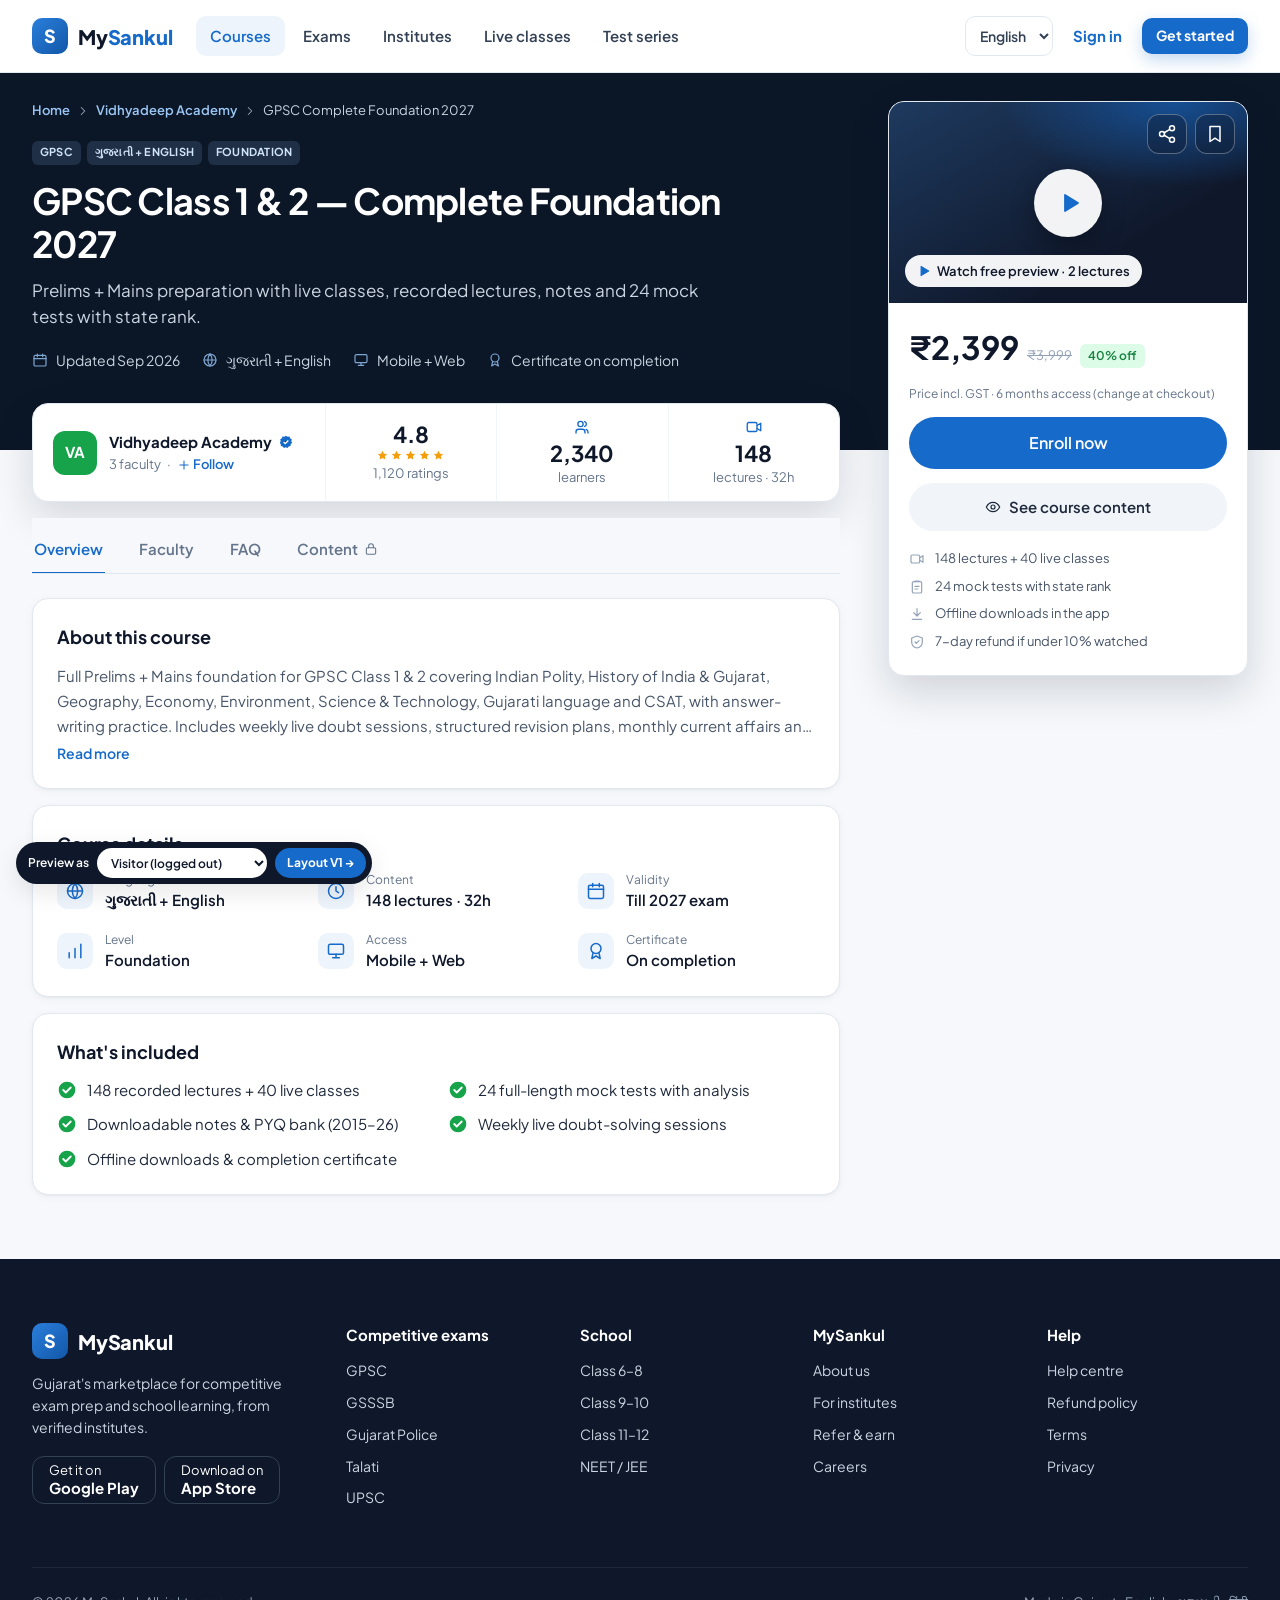
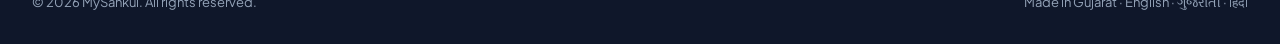
<file: course.html>
<!DOCTYPE html>
<html lang="en">
<head>
<meta charset="utf-8">
<meta name="viewport" content="width=device-width, initial-scale=1">
<title>GPSC Class 1 & 2 — Complete Foundation 2027 · MySankul</title>
<meta name="description" content="Live + recorded GPSC foundation course by Vidhyadeep Academy — 148 lectures, notes, mock tests.">
<link rel="preconnect" href="https://fonts.googleapis.com">
<link rel="preconnect" href="https://fonts.gstatic.com" crossorigin>
<link href="https://fonts.googleapis.com/css2?family=Plus+Jakarta+Sans:wght@400;500;600;700&display=swap" rel="stylesheet">
<style>
/* ==========================================================
   MySankul — App design system (web)
   Source of truth: MySankul student mobile app screens.
   Scope: profile.html, institute.html, signin.html ONLY.

   COLOR RULES (one system, no extras)
   - Blue   #166ACA  → every action: buttons, links, selected tabs, toggles, focus
   - Green  #15803D  → institute identity (header) + success (verified, paid, % off, valid till)
   - Red    #DC2626  → danger / failed / errors + SkillSankul entry point
   - Amber  #F59E0B  → ratings stars, pending, "Top rated", warnings
   - Purple #7C3AED  → "Purchased" state only
   - Slate  neutrals → all text, borders, surfaces
   TYPE: Plus Jakarta Sans · 12/13/14/16/18/20/24/28/32 (whole numbers) · 500/600/700
   ICONS: one line set · 24 grid · 1.8 stroke · round caps
   ========================================================== */

:root {
  /* Blue — primary action */
  --blue-50:  #EEF4FB;
  --blue-100: #E8F0FA;
  --blue-200: #D0E1F4;
  --blue-600: #166ACA;
  --blue-700: #1257A8;
  --blue-800: #0F4A8F;

  /* Green — institute + success */
  --green-50:  #E8F2EC;
  --green-100: #DCFCE7;
  --green-600: #16A34A;
  --green-700: #15803D;

  /* Red — danger */
  --red-50:  #FEF2F2;
  --red-100: #FEE2E2;
  --red-600: #DC2626;
  --red-700: #B91C1C;

  /* Amber — rating / pending / warning */
  --amber-50:  #FFFBEB;
  --amber-100: #FEF3C7;
  --amber-400: #FBBF24;
  --amber-500: #F59E0B;
  --amber-800: #92400E;

  /* Purple — purchased only */
  --purple-50:  #F5F3FF;
  --purple-600: #7C3AED;

  /* Slate — text, lines, surfaces */
  --slate-900: #0F172A;
  --slate-800: #1E293B;
  --slate-600: #475569;
  --slate-500: #64748B;
  --slate-400: #94A3B8;
  --slate-200: #E2E8F0;
  --slate-100: #F1F5F9;
  --bg:        #F6F8FB;
  --white:     #FFFFFF;

  --font: "Plus Jakarta Sans", system-ui, -apple-system, "Segoe UI", sans-serif;

  --r-8: 8px; --r-12: 12px; --r-16: 16px; --r-20: 20px; --pill: 999px;
  --shadow-card: 0 1px 2px rgba(15, 23, 42, .04), 0 2px 8px rgba(15, 23, 42, .04);
  --shadow-float: 0 8px 24px rgba(15, 23, 42, .10);
  --header-h: 72px;
  --container: 1264px;  /* 1216px content + 24px padding each side */
}

*, *::before, *::after { box-sizing: border-box; }
[hidden] { display: none !important; }
html { -webkit-text-size-adjust: 100%; scroll-behavior: smooth; }
body { margin: 0; font-family: var(--font); font-size: 14px; line-height: 1.5; color: var(--slate-900); background: var(--bg); -webkit-font-smoothing: antialiased; }
img, svg { display: block; max-width: 100%; }
a { color: inherit; text-decoration: none; }
button { font: inherit; color: inherit; background: none; border: 0; cursor: pointer; padding: 0; }
input, select, textarea { font: inherit; color: inherit; }
h1, h2, h3, h4, p { margin: 0; }
ul { list-style: none; margin: 0; padding: 0; }
:focus-visible { outline: 3px solid var(--blue-200); outline-offset: 2px; border-radius: 8px; }
.sr-only { position: absolute; width: 1px; height: 1px; overflow: hidden; clip: rect(0 0 0 0); white-space: nowrap; }
.skip-link { position: absolute; left: 16px; top: -60px; z-index: 100; background: var(--slate-900); color: #fff; padding: 10px 16px; border-radius: var(--r-8); }
.skip-link:focus { top: 12px; }
.container { width: 100%; max-width: var(--container); margin: 0 auto; padding: 0 24px; }

/* ---------- Icons ---------- */
.icon { width: 20px; height: 20px; flex: none; fill: none; stroke: currentColor; stroke-width: 1.8; stroke-linecap: round; stroke-linejoin: round; }
.icon-14 { width: 14px; height: 14px; }
.icon-16 { width: 16px; height: 16px; }
.icon-24 { width: 24px; height: 24px; }
.star { color: var(--amber-500); fill: var(--amber-500); stroke: none; }
.tick { width: 16px; height: 16px; color: var(--blue-600); flex: none; } /* verified institute tick = blue, as in app */

/* ---------- Type ---------- */
.t-32 { font-size: 32px; line-height: 1.2; font-weight: 700; letter-spacing: -.01em; }
.t-28 { font-size: 28px; line-height: 1.25; font-weight: 700; letter-spacing: -.01em; }
.t-24 { font-size: 24px; line-height: 1.3; font-weight: 700; }
.t-20 { font-size: 20px; line-height: 1.35; font-weight: 700; }
.t-18 { font-size: 18px; line-height: 1.4; font-weight: 700; }
.t-16 { font-size: 16px; line-height: 1.45; font-weight: 600; }
.t-14 { font-size: 14px; }
.t-13 { font-size: 13px; }
.t-12 { font-size: 12px; }
.w-500 { font-weight: 500; } .w-600 { font-weight: 600; } .w-700 { font-weight: 700; }
.c-900 { color: var(--slate-900); } .c-600 { color: var(--slate-600); } .c-500 { color: var(--slate-500); } .c-400 { color: var(--slate-400); }
.c-blue { color: var(--blue-600); } .c-green { color: var(--green-700); } .c-red { color: var(--red-600); }
.sec-label { font-size: 12px; font-weight: 700; letter-spacing: .04em; text-transform: uppercase; color: var(--slate-500); }
.sec-rule { display: flex; align-items: center; gap: 12px; font-size: 16px; font-weight: 600; color: var(--blue-600); }
.sec-rule::before, .sec-rule::after { content: ""; flex: 1; height: 1px; background: var(--slate-200); }
.strike { text-decoration: line-through; color: var(--slate-400); font-size: 13px; }
.dot-sep::before { content: "·"; margin: 0 6px; color: var(--slate-400); }

/* ---------- Buttons (pill, as in app) ---------- */
.btn {
  display: inline-flex; align-items: center; justify-content: center; gap: 8px;
  height: 48px; padding: 0 24px; border-radius: var(--pill);
  font-size: 15px; font-weight: 600; white-space: nowrap;
  transition: background .15s ease, color .15s ease, border-color .15s ease, opacity .15s;
}
.btn:disabled, .btn[aria-disabled="true"] { cursor: not-allowed; }
.btn-primary { background: var(--blue-600); color: #fff; }
.btn-primary:hover:not(:disabled) { background: var(--blue-700); }
.btn-primary:disabled { background: var(--slate-100); color: var(--slate-400); }
.btn-soft { background: var(--slate-100); color: var(--slate-800); }
.btn-soft:hover { background: var(--slate-200); }
.btn-outline { background: #fff; color: var(--slate-800); border: 1px solid var(--slate-200); }
.btn-outline:hover { border-color: var(--blue-200); color: var(--blue-600); }
.btn-blue-outline { background: #fff; color: var(--blue-600); border: 1.5px solid var(--blue-600); }
.btn-danger { background: var(--red-600); color: #fff; }
.btn-danger:hover { background: var(--red-700); }
.btn-lg { height: 52px; font-size: 16px; }
.btn-sm { height: 36px; padding: 0 16px; font-size: 13px; }
.btn-block { width: 100%; }
.link { color: var(--blue-600); font-weight: 600; display: inline-flex; align-items: center; gap: 4px; }
.link:hover { text-decoration: underline; }
.link-red { color: var(--red-600); font-weight: 600; }

/* ---------- Status chips ---------- */
.chip-s {
  display: inline-flex; align-items: center; gap: 4px; height: 24px; padding: 0 8px; border-radius: 6px;
  font-size: 12px; font-weight: 600; white-space: nowrap;
}
.chip-s .icon { width: 14px; height: 14px; }
.chip-s.caps { text-transform: uppercase; letter-spacing: .02em; font-size: 11px; font-weight: 700; }
.s-green  { background: var(--green-100); color: var(--green-700); }
.s-blue   { background: var(--blue-100);  color: var(--blue-600); }
.s-purple { background: var(--purple-50); color: var(--purple-600); }
.s-red    { background: var(--red-100);   color: var(--red-600); }
.s-amber  { background: var(--amber-100); color: var(--amber-800); }
.s-gold   { background: var(--amber-400); color: #78350F; }
.s-slate  { background: var(--slate-100); color: var(--slate-600); }

/* Filter pills (All / Courses / …) */
.pills { display: flex; gap: 8px; flex-wrap: wrap; }
.pill {
  height: 36px; padding: 0 16px; border-radius: var(--pill); border: 1px solid var(--slate-200); background: #fff;
  font-size: 13px; font-weight: 600; color: var(--slate-600); display: inline-flex; align-items: center; gap: 6px;
}
.pill:hover { border-color: var(--blue-200); color: var(--blue-600); }
.pill[aria-pressed="true"] { background: var(--blue-600); border-color: var(--blue-600); color: #fff; }

/* Segmented tabs (Courses 42 / Faculty 12 …) */
.seg-tabs { display: flex; gap: 4px; padding: 6px; background: var(--slate-100); border-radius: var(--pill); overflow-x: auto; scrollbar-width: none; }
.seg-tabs::-webkit-scrollbar { display: none; }
.seg-tab {
  flex: 1; min-width: max-content; height: 44px; padding: 0 20px; border-radius: var(--pill);
  font-size: 15px; font-weight: 600; color: var(--slate-500); display: inline-flex; align-items: center; justify-content: center; gap: 6px;
}
.seg-tab .n { font-size: 13px; font-weight: 600; color: var(--slate-400); }
.seg-tab:hover { color: var(--slate-800); }
.seg-tab[aria-selected="true"] { background: #fff; color: var(--blue-600); box-shadow: var(--shadow-card); }
[role="tabpanel"][hidden] { display: none; }

/* ---------- Surfaces ---------- */
.card { background: #fff; border: 1px solid var(--slate-200); border-radius: var(--r-16); box-shadow: var(--shadow-card); }
.card-p { padding: 20px; }
.divider { height: 1px; background: var(--slate-200); border: 0; margin: 0; }

/* Initials tiles */
.tile {
  width: 44px; height: 44px; border-radius: var(--r-12); flex: none;
  display: grid; place-items: center; color: #fff; font-weight: 700; font-size: 15px;
  background: linear-gradient(160deg, #1E7FE0, var(--blue-700));
}
.tile.green { background: var(--green-600); }
.tile-sm { width: 22px; height: 22px; border-radius: 6px; font-size: 10px; }
.tile-lg { width: 64px; height: 64px; border-radius: var(--r-16); font-size: 22px; }
.tile-xl { width: 88px; height: 88px; border-radius: var(--r-20); font-size: 30px; }
.avatar { width: 40px; height: 40px; border-radius: 50%; flex: none; display: grid; place-items: center; font-weight: 700; font-size: 14px; background: var(--blue-100); color: var(--blue-600); }
.avatar-56 { width: 56px; height: 56px; font-size: 18px; }

/* Icon tile (menu rows) — single tint for every row */
.ic-tile { width: 36px; height: 36px; border-radius: 10px; display: grid; place-items: center; background: var(--blue-50); color: var(--blue-600); flex: none; }
.ic-tile.red { background: var(--red-50); color: var(--red-600); }
.ic-tile.green { background: var(--green-100); color: var(--green-700); }

/* Thumbnails */
.thumb-sq { width: 64px; height: 64px; border-radius: var(--r-12); flex: none; background: linear-gradient(160deg, #2A9BF0 0%, var(--blue-600) 55%, var(--blue-800) 100%); }
.cover {
  position: relative; overflow: hidden;
  background:
    repeating-linear-gradient(0deg, rgba(255,255,255,.07) 0 2px, transparent 2px 9px),
    linear-gradient(135deg, #64748B 0%, #334155 60%, #1E293B 100%);
}
.cover-blue { background: linear-gradient(160deg, #2A9BF0 0%, var(--blue-600) 55%, var(--blue-800) 100%); }

/* Progress */
.bar { height: 6px; border-radius: var(--pill); background: var(--slate-100); overflow: hidden; }
.bar > span { display: block; height: 100%; border-radius: inherit; background: var(--blue-600); }
.bar.green > span { background: var(--green-600); }

/* ---------- Forms ---------- */
.field { display: flex; flex-direction: column; gap: 6px; }
.field > label { font-size: 12px; font-weight: 600; color: var(--slate-600); text-transform: uppercase; letter-spacing: .03em; }
.field > label .req { color: var(--red-600); }
.input, .select {
  height: 48px; width: 100%; border: 1px solid var(--slate-200); border-radius: var(--r-12); background: #fff; padding: 0 14px;
  font-size: 15px; color: var(--slate-900); transition: border-color .15s, box-shadow .15s;
}
.input::placeholder { color: var(--slate-400); }
.input:focus, .select:focus { outline: none; border-color: var(--blue-600); box-shadow: 0 0 0 4px var(--blue-100); }
.input.is-error { border-color: var(--red-600); box-shadow: 0 0 0 4px var(--red-50); }
.input:disabled { background: var(--slate-100); color: var(--slate-500); }
.help { font-size: 12px; color: var(--slate-500); }
.help.err { color: var(--red-600); font-weight: 600; display: flex; gap: 4px; align-items: center; }
.search { position: relative; }
.search .icon { position: absolute; left: 14px; top: 50%; transform: translateY(-50%); color: var(--slate-400); }
.search .input { padding-left: 44px; }

.switch { position: relative; width: 44px; height: 26px; flex: none; }
.switch input { position: absolute; inset: 0; opacity: 0; margin: 0; cursor: pointer; z-index: 1; }
.switch span { position: absolute; inset: 0; border-radius: var(--pill); background: var(--slate-200); transition: background .15s; }
.switch span::after { content: ""; position: absolute; top: 3px; left: 3px; width: 20px; height: 20px; border-radius: 50%; background: #fff; box-shadow: 0 1px 2px rgba(15,23,42,.2); transition: transform .15s; }
.switch input:checked + span { background: var(--blue-600); }
.switch input:checked + span::after { transform: translateX(18px); }
.switch input:focus-visible + span { outline: 3px solid var(--blue-200); outline-offset: 2px; }

/* ---------- Header (these pages) ---------- */
.hdr { position: sticky; top: 0; z-index: 50; background: #fff; border-bottom: 1px solid var(--slate-200); }
.hdr .container { height: var(--header-h); display: flex; align-items: center; gap: 24px; }
.brand { display: flex; align-items: center; gap: 10px; font-size: 18px; font-weight: 700; color: var(--slate-900); }
.brand-mark { width: 32px; height: 32px; border-radius: 10px; background: var(--blue-600); color: #fff; display: grid; place-items: center; font-size: 16px; font-weight: 700; }
.hdr-nav { display: flex; gap: 4px; }
.hdr-nav a { height: 40px; padding: 0 14px; border-radius: var(--pill); display: inline-flex; align-items: center; font-size: 14px; font-weight: 600; color: var(--slate-600); }
.hdr-nav a:hover { background: var(--slate-100); color: var(--slate-900); }
.hdr-nav a[aria-current="page"] { background: var(--blue-50); color: var(--blue-600); }
.hdr-search { flex: 1; max-width: 380px; }
.hdr-search .input { height: 40px; border-radius: var(--pill); background: var(--bg); font-size: 14px; }
.hdr-actions { margin-left: auto; display: flex; align-items: center; gap: 8px; }
.icon-btn { width: 40px; height: 40px; border-radius: 50%; display: grid; place-items: center; color: var(--slate-600); position: relative; }
.icon-btn:hover { background: var(--slate-100); }
.icon-btn .badge-dot { position: absolute; top: 9px; right: 10px; width: 8px; height: 8px; border-radius: 50%; background: var(--red-600); border: 2px solid #fff; }
.hdr .avatar { width: 36px; height: 36px; background: var(--blue-600); color: #fff; }

/* ---------- Toast (3 variants, as in app) ---------- */
.toast {
  position: fixed; left: 50%; bottom: 24px; z-index: 120; transform: translate(-50%, 16px); opacity: 0; pointer-events: none;
  display: flex; align-items: center; gap: 10px; max-width: calc(100% - 32px); width: max-content;
  padding: 12px 16px; border-radius: var(--r-12); font-size: 14px; font-weight: 600; box-shadow: var(--shadow-float);
  transition: opacity .2s, transform .2s;
}
.toast.show { opacity: 1; transform: translate(-50%, 0); }
.toast.success { background: var(--green-700); color: #fff; }
.toast.warn { background: var(--amber-100); color: var(--amber-800); border: 1px solid #FDE68A; }
.toast.error { background: var(--red-100); color: var(--red-700); border: 1px solid #FECACA; }
.toast.info { background: var(--slate-900); color: #fff; }

/* ---------- Sheet / modal (bottom sheet on mobile) ---------- */
.sheet-bg { position: fixed; inset: 0; z-index: 100; background: rgba(15, 23, 42, .45); display: none; align-items: center; justify-content: center; padding: 16px; }
.sheet-bg.open { display: flex; }
.sheet { width: 100%; max-width: 440px; background: #fff; border-radius: var(--r-20); padding: 28px 24px 24px; text-align: center; box-shadow: var(--shadow-float); animation: sheetIn .22s ease; max-height: calc(100vh - 32px); overflow: auto; }
.sheet.left { text-align: left; }
.sheet .warn-ic { width: 56px; height: 56px; border-radius: 16px; margin: 0 auto 16px; display: grid; place-items: center; background: var(--red-50); color: var(--red-600); }
.sheet h2 { font-size: 20px; font-weight: 700; }
.sheet p.body { font-size: 14px; color: var(--slate-600); margin-top: 8px; }
.sheet .note { margin-top: 16px; padding: 12px 14px; border-radius: var(--r-12); background: var(--red-50); color: var(--red-700); font-size: 13px; font-weight: 600; border: 1px solid var(--red-100); }
.sheet .actions { display: flex; flex-direction: column; gap: 10px; margin-top: 20px; }
@keyframes sheetIn { from { opacity: 0; transform: translateY(12px); } to { opacity: 1; transform: none; } }
@media (max-width: 600px) {
  .sheet-bg { align-items: flex-end; padding: 0; }
  .sheet { max-width: none; border-radius: 24px 24px 0 0; padding-bottom: 32px; }
  .sheet::before { content: ""; display: block; width: 40px; height: 4px; border-radius: 4px; background: var(--slate-200); margin: -12px auto 20px; }
}

/* SkillSankul entry (red) */
.fab { position: fixed; right: 24px; bottom: 24px; z-index: 40; width: 56px; height: 56px; border-radius: 18px; background: var(--red-600); color: #fff; display: grid; place-items: center; box-shadow: 0 10px 24px rgba(220, 38, 38, .35); }
.fab:hover { background: var(--red-700); }

@media (max-width: 960px) {
  .hdr-nav, .hdr-search { display: none; }
}
@media (max-width: 600px) {
  .container { padding: 0 16px; }
  .fab { right: 16px; bottom: 16px; }
}
@media (prefers-reduced-motion: reduce) {
  *, *::before, *::after { animation: none !important; transition: none !important; scroll-behavior: auto !important; }
}

</style>
<style>
  /* ===== Default site header + footer (identical to index.html) — shown to logged-out visitors ===== */
  .lg { --brand-50: #EEF4FB; --brand-200: #D0E1F4; --brand-500: #2A7FDB; --brand-600: #166ACA; --brand-700: #1257A8; --ink-900: #0F172A; --ink-700: #334155; --ink-500: #64748B; --line: #E2E8F0; --line-soft: #EEF2F7; font-family: var(--font); line-height: 1.55; }
  .lg .container { width: 100%; max-width: 1264px; margin: 0 auto; padding: 0 24px; }
  .lg.site-header { position: sticky; top: 0; z-index: 50; background: rgba(255,255,255,.92); backdrop-filter: saturate(180%) blur(12px); -webkit-backdrop-filter: saturate(180%) blur(12px); border-bottom: 1px solid var(--line); }
  .lg.site-header .container { display: flex; align-items: center; gap: 24px; height: 72px; position: relative; }
  .lg .logo { display: flex; align-items: center; gap: 10px; font-weight: 800; font-size: 20px; letter-spacing: -.01em; color: var(--ink-900); }
  .lg .logo-mark { width: 36px; height: 36px; border-radius: 10px; background: linear-gradient(135deg, var(--brand-500), var(--brand-700)); display: grid; place-items: center; color: #fff; font-size: 18px; font-weight: 800; }
  .lg .logo span b { color: var(--brand-600); font-weight: 800; }
  .lg .main-nav { display: flex; gap: 4px; }
  .lg .main-nav a { height: 40px; display: inline-flex; align-items: center; padding: 0 14px; border-radius: 10px; font-size: 15px; font-weight: 600; color: var(--ink-700); }
  .lg .main-nav a:hover { background: var(--line-soft); color: var(--ink-900); }
  .lg .main-nav a[aria-current="page"] { color: var(--brand-600); background: var(--brand-50); }
  .lg .header-actions { display: flex; align-items: center; gap: 8px; margin-left: auto; }
  .lg .icon-btn { width: 44px; height: 44px; border-radius: 12px; display: grid; place-items: center; color: var(--ink-700); }
  .lg .icon-btn:hover { background: var(--line-soft); }
  .lg .lang-select { height: 40px; border: 1px solid var(--line); border-radius: 10px; background: #fff; padding: 0 10px; font-size: 14px; font-weight: 600; color: var(--ink-700); }
  .lg .menu-toggle { display: none; }
  .lg .btn { display: inline-flex; align-items: center; justify-content: center; gap: 8px; height: 44px; padding: 0 20px; border-radius: 12px; font-size: 15px; font-weight: 700; white-space: nowrap; transition: background .15s, color .15s; }
  .lg .btn-primary { background: var(--brand-600); color: #fff; box-shadow: 0 6px 16px rgba(22,106,202,.25); }
  .lg .btn-primary:hover { background: var(--brand-700); }
  .lg .btn-ghost { color: var(--brand-600); padding: 0 12px; background: none; }
  .lg .btn-ghost:hover { background: var(--brand-50); }
  .lg .btn-sm { height: 36px; padding: 0 14px; font-size: 14px; border-radius: 10px; }

  .lg.site-footer { background: #0F172A; color: #CBD5E1; padding: 64px 0 32px; font-size: 15px; }
  .lg .footer-grid { display: grid; grid-template-columns: 1.4fr repeat(4, 1fr); gap: 32px; }
  .lg.site-footer h4 { color: #fff; font-size: 15px; font-weight: 700; margin-bottom: 14px; }
  .lg.site-footer li { margin-bottom: 10px; font-size: 14px; }
  .lg.site-footer a:hover { color: #fff; }
  .lg.site-footer .logo { color: #fff; }
  .lg .footer-bottom { margin-top: 48px; padding-top: 24px; border-top: 1px solid #1E293B; display: flex; justify-content: space-between; gap: 16px; flex-wrap: wrap; font-size: 13px; color: #94A3B8; }
  .lg .store-btn { display: inline-flex; align-items: center; gap: 10px; height: 48px; padding: 0 16px; border-radius: 12px; border: 1px solid #334155; color: #fff; font-size: 13px; line-height: 1.2; }
  .lg .store-btn:hover { border-color: #64748B; }
  .lg .store-btn b { display: block; font-size: 15px; }

  /* signed-in variant (identical to home.html header) */
  .lg .header-search { flex: 1; max-width: 420px; position: relative; }
  .lg .header-search input { width: 100%; height: 44px; border-radius: 12px; border: 1px solid var(--line); background: #F6F8FC; padding: 0 16px 0 44px; font-size: 14px; }
  .lg .header-search input:focus { outline: none; border-color: var(--brand-500); background: #fff; box-shadow: 0 0 0 4px var(--brand-50); }
  .lg .header-search .icon { position: absolute; left: 14px; top: 12px; color: #94A3B8; }
  .lg .icon-btn { position: relative; }
  .lg .icon-btn .dot { position: absolute; top: 10px; right: 11px; width: 8px; height: 8px; border-radius: 50%; background: #E5383B; border: 2px solid #fff; }
  .lg .avatar { width: 40px; height: 40px; border-radius: 50%; flex: none; background: linear-gradient(135deg, var(--brand-500), var(--brand-700)); color: #fff; display: grid; place-items: center; font-weight: 800; font-size: 14px; }

  @media (max-width: 1080px) {
    .lg .header-search { display: none; }
    .lg .footer-grid { grid-template-columns: 1fr 1fr 1fr; }
    .lg .footer-grid > :first-child { grid-column: 1 / -1; }
  }
  @media (max-width: 860px) {
    .lg .main-nav { display: none; }
    .lg .main-nav.open { display: flex; flex-direction: column; position: absolute; top: 72px; left: 0; right: 0; background: #fff; padding: 12px 16px 20px; border-bottom: 1px solid var(--line); box-shadow: 0 6px 20px rgba(15,23,42,.08); }
    .lg .main-nav.open a { height: 48px; }
    .lg .menu-toggle { display: grid; }
    .lg .lang-select { display: none; }
  }
  @media (max-width: 600px) {
    .lg .container { padding: 0 16px; }
    .lg .footer-grid { grid-template-columns: 1fr 1fr; }
    .lg.site-header .container { gap: 12px; }
    .lg .header-actions .btn-ghost { padding: 0 8px; }
    .lg .header-actions .btn-primary { display: none; }
    .lg .header-actions .hide-sm { display: none; }
  }
</style>
<style>
  /* role visibility: visitor = logged out · member = signed in, not bought · student = enrolled */
  body.role-visitor [data-role]:not([data-role~="visitor"]),
  body.role-member  [data-role]:not([data-role~="member"]),
  body.role-student [data-role]:not([data-role~="student"]) { display: none !important; }

  /* ---------- Hero: dark band + overlapping stat strip + floating buy card ---------- */
  .c-wrap { overflow-x: clip; }
  .c-grid { position: relative; isolation: isolate; display: grid; grid-template-columns: minmax(0, 1fr) 360px; column-gap: 48px; padding-bottom: 120px; }
  .c-hero-txt { grid-column: 1; grid-row: 1; position: relative; padding-top: 28px; color: #fff; }
  .c-hero-txt::before { content: ""; position: absolute; top: 0; bottom: 0; left: -100vw; right: -100vw; z-index: -1; background: radial-gradient(700px 360px at 18% 0%, rgba(22,106,202,.45), transparent 65%), radial-gradient(600px 300px at 90% 100%, rgba(22,106,202,.18), transparent 70%), #0B1627; }
  .crumbs { display: flex; gap: 6px; align-items: center; flex-wrap: wrap; font-size: 13px; color: #94A3B8; margin-bottom: 20px; }
  .crumbs a { color: #9CC7F5; font-weight: 600; }
  .crumbs a:hover { color: #fff; }
  .crumbs [aria-current] { color: #CBD5E1; }
  .tags { display: flex; gap: 6px; flex-wrap: wrap; margin-bottom: 14px; }
  .c-hero-txt .chip-s.s-blue { background: rgba(156,199,245,.14); color: #CFE3FA; }
  .c-hero-txt .chip-s.s-purple { background: var(--purple-600); color: #fff; }
  h1.title { font-size: 36px; line-height: 1.2; font-weight: 700; letter-spacing: -.02em; color: #fff; max-width: 760px; }
  .lead { font-size: 17px; line-height: 1.55; color: #CBD5E1; margin-top: 12px; max-width: 680px; }
  .c-facts { display: flex; flex-wrap: wrap; gap: 8px 22px; margin-top: 20px; font-size: 14px; color: #CBD5E1; }
  .c-facts span { display: inline-flex; align-items: center; gap: 8px; }
  .c-facts .icon { width: 16px; height: 16px; color: #7FA6D1; }
  .hero-m { display: none; }

  /* Stat strip straddles the band's bottom edge */
  .c-strip { position: relative; display: grid; grid-template-columns: minmax(0, 1.7fr) repeat(3, minmax(0, 1fr)); align-items: stretch; margin-top: 32px; margin-bottom: -52px; background: #fff; color: var(--slate-900); border: 1px solid var(--slate-200); border-radius: var(--r-16); box-shadow: 0 16px 40px rgba(15, 23, 42, .14); overflow: hidden; }
  .cs-inst { display: flex; align-items: center; gap: 12px; padding: 18px 20px; min-width: 0; }
  .cs-inst .grow { flex: 1; min-width: 0; }
  .cs-inst .n { display: inline-flex; align-items: center; gap: 6px; font-size: 15px; font-weight: 700; white-space: nowrap; }
  .cs-inst .n:hover { color: var(--blue-600); }
  .cs-inst .s { display: flex; align-items: center; gap: 6px; font-size: 13px; color: var(--slate-500); margin-top: 2px; }
  .follow-link { font-size: 13px; gap: 2px; }
  .follow-link[aria-pressed="true"] { color: var(--green-700); }
  .cs-stat { display: flex; flex-direction: column; align-items: center; justify-content: center; gap: 2px; padding: 14px 12px; border-left: 1px solid var(--slate-100); text-align: center; }
  .cs-stat > .icon { width: 18px; height: 18px; color: var(--blue-600); margin-bottom: 2px; }
  .cs-stat b { font-size: 22px; font-weight: 700; line-height: 1.2; }
  .cs-stat small { font-size: 13px; color: var(--slate-500); }
  .stars { display: flex; gap: 1px; }
  .stars .icon { width: 13px; height: 13px; color: var(--amber-500); fill: var(--amber-500); stroke: none; }
  .follow-sm[aria-pressed="true"] { background: var(--blue-600); color: #fff; border-color: var(--blue-600); }

  /* Preview video */
  .hero { position: relative; aspect-ratio: 16 / 9; border-radius: var(--r-16); overflow: hidden; box-shadow: 0 12px 32px rgba(15, 23, 42, .14); }
  .hero .cover { position: absolute; inset: 0; background: radial-gradient(70% 60% at 80% 0%, rgba(22,106,202,.6), transparent 70%), linear-gradient(150deg, #1E3A5F, #0F172A 70%); }
  .hero .cover::before, .hero .cover::after { display: none; }
  .hero .play { position: absolute; left: 50%; top: 50%; transform: translate(-50%, -50%); width: 68px; height: 68px; border-radius: 50%; background: rgba(255,255,255,.95); color: var(--blue-600); display: grid; place-items: center; box-shadow: 0 8px 24px rgba(0,0,0,.3); }
  .hero .play .icon { fill: currentColor; margin-left: 3px; }
  .hero .play:hover { background: #fff; transform: translate(-50%, -50%) scale(1.04); }
  .hero .prev { position: absolute; left: 16px; bottom: 16px; height: 32px; padding: 0 12px; border-radius: var(--pill); background: rgba(255,255,255,.95); color: var(--slate-900); font-size: 13px; font-weight: 600; display: inline-flex; align-items: center; gap: 6px; }
  .hero .prev .icon { color: var(--blue-600); fill: currentColor; }
  .hero .tools { position: absolute; top: 12px; right: 12px; display: flex; gap: 8px; }
  .glass { width: 40px; height: 40px; border-radius: 12px; display: grid; place-items: center; color: #fff; background: rgba(15,23,42,.35); border: 1px solid rgba(255,255,255,.3); backdrop-filter: blur(6px); }
  .glass[aria-pressed="true"] { color: #fff; background: var(--blue-600); border-color: var(--blue-600); }

  /* ---------- Body ---------- */
  .c-main { grid-column: 1; grid-row: 2; padding-top: 68px; min-width: 0; }

  /* Main tabs: underline bar that sticks under the header */
  .tabs-wrap { position: sticky; top: var(--header-h); z-index: 6; background: var(--bg); margin-bottom: 24px; padding-top: 8px; }
  #main-tabs { gap: 32px; padding: 0; background: none; border-radius: 0; border-bottom: 1px solid var(--slate-200); }
  #main-tabs .seg-tab { flex: none; height: 48px; padding: 0 2px; border-radius: 0; background: none; box-shadow: none; font-size: 15px; font-weight: 600; color: var(--slate-500); border-bottom: 2px solid transparent; margin-bottom: -1px; }
  #main-tabs .seg-tab:hover { color: var(--slate-900); }
  #main-tabs .seg-tab[aria-selected="true"] { color: var(--blue-600); border-bottom-color: var(--blue-600); background: none; box-shadow: none; }
  .seg-tab .icon { width: 14px; height: 14px; }

  /* Overview: one white card per topic */
  .sec-card { padding: 24px; }
  .sec-card + .sec-card { margin-top: 16px; }
  .sec-card h2 { font-size: 18px; font-weight: 700; margin-bottom: 14px; }
  .desc { font-size: 15px; line-height: 1.65; color: var(--slate-600); }
  .desc.clamp { display: -webkit-box; -webkit-line-clamp: 3; -webkit-box-orient: vertical; overflow: hidden; }
  .dgrid { display: grid; grid-template-columns: repeat(3, 1fr); gap: 20px 24px; }
  .dcell { display: flex; gap: 12px; align-items: center; min-width: 0; }
  .dcell .l { font-size: 12px; color: var(--slate-500); }
  .dcell .v { font-size: 15px; font-weight: 600; }
  .checks { display: grid; grid-template-columns: 1fr 1fr; gap: 12px 24px; }
  .checks li { display: flex; gap: 10px; align-items: flex-start; font-size: 15px; color: var(--slate-800); }
  .checks .icon { color: var(--green-600); width: 20px; height: 20px; margin-top: 1px; }

  /* Faculty */
  .fac { display: grid; grid-template-columns: repeat(2, 1fr); gap: 12px; }
  .fac .card { display: flex; gap: 12px; align-items: center; padding: 14px; }
  .fac .avatar { width: 48px; height: 48px; }
  .fac .link { margin-left: auto; }

  /* FAQ */
  details.faq { border-top: 1px solid var(--slate-100); }
  details.faq:first-child { border-top: 0; }
  details.faq summary { list-style: none; cursor: pointer; padding: 16px; display: flex; justify-content: space-between; gap: 12px; align-items: center; font-size: 14px; font-weight: 600; }
  details.faq summary::-webkit-details-marker { display: none; }
  details.faq summary .icon { color: var(--slate-400); transition: transform .2s; }
  details.faq[open] summary .icon { transform: rotate(180deg); }
  details.faq p { padding: 0 16px 16px; font-size: 14px; color: var(--slate-600); }

  /* Curriculum preview (visitor / member) */
  .sum { display: flex; flex-wrap: wrap; gap: 8px; margin-bottom: 14px; }
  .sum span { display: inline-flex; align-items: center; gap: 6px; height: 32px; padding: 0 12px; border-radius: var(--pill); background: #fff; border: 1px solid var(--slate-200); font-size: 13px; font-weight: 600; color: var(--slate-600); }
  .sum .icon { color: var(--blue-600); width: 16px; height: 16px; }
  .unlock { display: flex; gap: 14px; align-items: center; padding: 16px; margin-bottom: 14px; background: var(--blue-50); border-color: var(--blue-100); }
  .unlock .grow { flex: 1; }
  details.subj { border-top: 1px solid var(--slate-100); }
  details.subj:first-child { border-top: 0; }
  details.subj > summary { list-style: none; cursor: pointer; display: flex; gap: 12px; align-items: center; padding: 14px 16px; }
  details.subj > summary::-webkit-details-marker { display: none; }
  details.subj > summary .grow { flex: 1; }
  details.subj > summary .chev { color: var(--slate-400); transition: transform .2s; }
  details.subj[open] > summary .chev { transform: rotate(180deg); }
  .lec { display: flex; align-items: center; gap: 12px; padding: 10px 16px 10px 64px; font-size: 14px; }
  .lec .grow { flex: 1; min-width: 0; }
  .lec .d { font-size: 12px; color: var(--slate-500); }
  .lec .lk { color: var(--slate-400); }
  .lec.free { color: var(--blue-600); cursor: pointer; }
  .lec.free:hover { background: var(--blue-50); }
  .lec + .lec { border-top: 1px dashed var(--slate-100); }
  .subj .more { display: flex; gap: 6px; align-items: center; padding: 8px 16px 14px 64px; font-size: 12px; color: var(--slate-500); }

  /* Enrolled workspace */
  .access { display: flex; align-items: center; gap: 12px; padding: 12px 14px; border-radius: var(--r-12); margin-bottom: 14px; }
  .access .grow { flex: 1; }
  .access .t { font-size: 14px; font-weight: 600; }
  .access .s { font-size: 12px; }
  .access.ok { background: var(--blue-50); border: 1px solid var(--blue-100); }
  .access.ok .ic-tile { background: var(--blue-600); color: #fff; }
  .access.ok .s { color: var(--slate-500); }
  .access.warn { background: var(--amber-100); border: 1px solid #FDE68A; color: var(--amber-800); }
  .access.warn .ic-tile { background: var(--amber-500); color: #fff; }
  .access.danger { background: var(--red-600); color: #fff; flex-wrap: wrap; }
  .access.danger .ic-tile { background: rgba(255,255,255,.2); color: #fff; }
  .access.danger .btn { background: #fff; color: var(--red-600); }
  .access .stats3 { display: flex; gap: 24px; width: 100%; padding: 8px 0 0 48px; }
  .access .stats3 b { display: block; font-size: 16px; }
  .access .stats3 span { font-size: 11px; opacity: .85; text-transform: uppercase; letter-spacing: .04em; }
  .ws-tabs { margin-bottom: 14px; }
  .ws-tabs .seg-tab { height: 40px; font-size: 14px; }
  .toggle2 { display: grid; grid-template-columns: 1fr 1fr; padding: 4px; border-radius: var(--pill); background: var(--slate-100); margin: 14px 0 12px; }
  .toggle2 button { height: 40px; border-radius: var(--pill); font-size: 14px; font-weight: 600; color: var(--slate-500); }
  .toggle2 button[aria-pressed="true"] { background: var(--blue-600); color: #fff; }
  .row-h { display: flex; justify-content: space-between; align-items: center; gap: 12px; margin: 4px 0 10px; }
  .prog-mini { display: flex; align-items: center; gap: 8px; font-size: 12px; color: var(--slate-500); }
  .prog-mini .bar { width: 64px; }
  .livecard { overflow: hidden; margin-bottom: 16px; }
  .livecard .scr { position: relative; aspect-ratio: 16/7; max-height: 240px; width: 100%; background: radial-gradient(60% 90% at 50% 100%, #1E4E8C 0%, var(--slate-900) 70%); display: grid; place-items: center; color: rgba(255,255,255,.85); }
  .livecard .scr .chip-s { position: absolute; top: 12px; left: 12px; }
  .livecard .scr .vw { position: absolute; top: 12px; right: 12px; display: inline-flex; gap: 4px; align-items: center; font-size: 12px; font-weight: 600; color: #fff; }
  .livecard .in { padding: 14px 16px 16px; display: grid; gap: 12px; }
  .list { display: grid; gap: 10px; }
  .item { display: flex; align-items: center; gap: 12px; padding: 12px 14px; position: relative; overflow: hidden; width: 100%; text-align: left; }
  button.item:hover, a.item:hover { border-color: var(--blue-200); }
  .item .grow { flex: 1; min-width: 0; }
  .item .t { font-size: 14px; font-weight: 600; white-space: nowrap; overflow: hidden; text-overflow: ellipsis; }
  .item .s { font-size: 12px; color: var(--slate-500); }
  .item .s .ok { color: var(--green-700); font-weight: 600; }
  .item .pbar { position: absolute; left: 0; bottom: 0; height: 3px; background: var(--blue-600); border-radius: 0 3px 3px 0; }
  .vtile { width: 40px; height: 40px; border-radius: 10px; flex: none; display: grid; place-items: center; color: #fff; background: linear-gradient(160deg, #2A9BF0, var(--blue-700)); }
  .ftile { width: 40px; height: 40px; border-radius: 10px; flex: none; display: grid; place-items: center; background: var(--blue-50); color: var(--blue-600); }
  .done { color: var(--green-600); }
  .ptrail { display: flex; gap: 6px; align-items: center; font-size: 12px; margin-bottom: 8px; }
  .ptrail button { color: var(--blue-600); font-weight: 600; }
  .sched { overflow: hidden; margin-bottom: 12px; }
  .sched .hd, .sched .r { display: grid; grid-template-columns: 64px 1fr 120px; gap: 12px; align-items: center; padding: 10px 16px; }
  .sched .hd { background: var(--bg); font-size: 11px; font-weight: 700; letter-spacing: .04em; text-transform: uppercase; color: var(--slate-500); }
  .sched .r + .r { border-top: 1px solid var(--slate-100); }
  .sched .dt { font-size: 11px; color: var(--slate-500); line-height: 1.2; }
  .sched .dt b { display: block; font-size: 18px; color: var(--blue-600); }
  .sched .tm { font-size: 13px; text-align: right; color: var(--slate-600); }
  .info-card { padding: 16px; margin-bottom: 12px; }
  .info-card h3 { display: flex; gap: 10px; align-items: center; font-size: 15px; font-weight: 700; margin-bottom: 10px; }
  .kv div { display: flex; justify-content: space-between; gap: 12px; padding: 8px 0; font-size: 14px; border-top: 1px solid var(--slate-100); }
  .kv div:first-child { border-top: 0; }
  .kv span { color: var(--slate-500); }
  .kv b { font-weight: 600; text-align: right; }
  .empty { text-align: center; padding: 28px 16px; color: var(--slate-500); font-size: 14px; }

  /* Side card */
  .side { grid-column: 2; grid-row: 1 / span 2; align-self: start; position: sticky; top: calc(var(--header-h) + 16px); z-index: 2; margin-top: 28px; display: grid; gap: 14px; }
  .buy { padding: 0; overflow: hidden; box-shadow: 0 16px 40px rgba(15, 23, 42, .16); }
  .buy .hero { border-radius: 0; box-shadow: none; }
  .buy-in { padding: 20px; display: grid; gap: 14px; }
  .prog-card { box-shadow: 0 16px 40px rgba(15, 23, 42, .16); }
  .buy .p { display: flex; align-items: baseline; gap: 8px; }
  .buy .p b { font-size: 32px; font-weight: 700; }
  .buy ul li { display: flex; gap: 10px; align-items: center; font-size: 13px; color: var(--slate-600); padding: 4px 0; }
  .buy ul .icon { color: var(--slate-400); width: 16px; height: 16px; }
  .prog-card { padding: 20px; display: grid; gap: 12px; }
  .ring { width: 64px; height: 64px; border-radius: 50%; background: conic-gradient(var(--blue-600) calc(var(--p) * 1%), var(--slate-100) 0); display: grid; place-items: center; flex: none; }
  .ring span { width: 50px; height: 50px; border-radius: 50%; background: #fff; display: grid; place-items: center; font-size: 14px; font-weight: 700; }

  /* Mobile bottom bars (as in app) */
  .bottom { display: none; position: fixed; left: 0; right: 0; bottom: 0; z-index: 45; background: #fff; border-top: 1px solid var(--slate-200); padding: 12px 16px calc(12px + env(safe-area-inset-bottom)); box-shadow: 0 -6px 20px rgba(15,23,42,.06); align-items: center; gap: 10px; }
  .bottom .p b { font-size: 20px; font-weight: 700; }
  .bottom .grow { flex: 1; min-width: 0; }
  .cw { display: flex; align-items: center; gap: 12px; padding: 10px 12px; }
  .cw .grow { flex: 1; min-width: 0; }
  .cw .l { font-size: 10px; font-weight: 700; letter-spacing: .06em; text-transform: uppercase; color: var(--slate-400); }
  .cw .t { font-size: 14px; font-weight: 600; white-space: nowrap; overflow: hidden; text-overflow: ellipsis; }

  /* Plan sheet */
  .plans { display: grid; gap: 10px; margin-top: 16px; text-align: left; }
  .plan { position: relative; display: flex; align-items: center; gap: 12px; padding: 14px; border: 1.5px solid var(--slate-200); border-radius: var(--r-12); cursor: pointer; }
  .plan input { position: absolute; opacity: 0; }
  .plan .rd { width: 20px; height: 20px; border-radius: 50%; border: 2px solid var(--slate-200); flex: none; }
  .plan:has(input:checked) { border-color: var(--blue-600); background: var(--blue-50); }
  .plan:has(input:checked) .rd { border-color: var(--blue-600); background: var(--blue-600); box-shadow: inset 0 0 0 3px #fff; }
  .plan input:focus-visible ~ .rd { outline: 3px solid var(--blue-200); outline-offset: 2px; }
  .plan .grow { flex: 1; }
  .plan .t { font-size: 15px; font-weight: 700; }
  .plan .s { font-size: 12px; color: var(--slate-500); }
  .plan .pr { text-align: right; }
  .plan .pr b { display: block; font-size: 16px; }
  .plan .pr span { font-size: 11px; color: var(--slate-500); }
  .plan .bv { position: absolute; top: -10px; left: 50%; transform: translateX(-50%); }
  .addon { display: flex; align-items: center; gap: 10px; padding: 12px 14px; border-radius: var(--r-12); background: var(--bg); font-size: 13px; cursor: pointer; text-align: left; }
  .addon input { width: 18px; height: 18px; accent-color: var(--blue-600); }
  .keep { padding: 12px 14px; border-radius: var(--r-12); background: var(--green-50); border: 1px solid var(--green-100); text-align: left; font-size: 13px; }
  .keep li { display: flex; gap: 8px; align-items: center; padding: 3px 0; }
  .keep .icon { color: var(--green-600); width: 16px; height: 16px; }
  .total { display: flex; justify-content: space-between; align-items: center; font-size: 14px; font-weight: 600; margin-top: 4px; }
  .total b { font-size: 22px; color: var(--blue-600); }

  /* Faculty sheet */
  .fs-top { display: flex; gap: 14px; align-items: center; }
  .fs-top .avatar { width: 56px; height: 56px; font-size: 18px; }
  .chipline { display: flex; gap: 6px; flex-wrap: wrap; }

  .proto { position: fixed; left: 16px; bottom: 16px; z-index: 110; display: flex; align-items: center; gap: 8px; padding: 6px 6px 6px 12px; border-radius: var(--pill); background: var(--slate-900); color: #fff; font-size: 12px; font-weight: 600; box-shadow: var(--shadow-float); }
  .proto select { height: 30px; border-radius: var(--pill); border: 0; padding: 0 10px; font-size: 12px; font-weight: 600; background: #fff; color: var(--slate-900); }

  body.role-visitor .c-grid { padding-bottom: 64px; }
  @media (max-width: 1080px) {
    body.role-visitor, body.role-member { padding-bottom: 84px; }
    .c-grid { grid-template-columns: minmax(0, 1fr); }
    .hero-m { display: block; margin-top: 24px; }
    .side { display: none; }
    .bottom { display: flex; }
    .fab { bottom: 96px; }
    .proto { bottom: 92px; }
  }
  @media (max-width: 760px) {
    .dgrid { grid-template-columns: 1fr 1fr; }
    .fac { grid-template-columns: 1fr; }
    .c-hero-txt { padding-top: 20px; }
    h1.title { font-size: 26px; }
    .lead { font-size: 15px; }
    .c-facts { gap: 8px 16px; font-size: 13px; }
    .c-strip { grid-template-columns: repeat(3, minmax(0, 1fr)); margin-top: 24px; }
    .cs-inst { grid-column: 1 / -1; border-bottom: 1px solid var(--slate-100); padding: 14px 16px; }
    .cs-stat:nth-child(2) { border-left: 0; }
    .cs-stat b { font-size: 18px; }
    .cs-stat small { font-size: 12px; }
    .c-main { padding-top: 64px; }
    .dgrid { gap: 16px; }
    .checks { grid-template-columns: 1fr; }
    .cs-inst .n { display: flex; }
    .dcell .v { font-size: 14px; }
    .sec-card { padding: 20px 16px; }
    .crumbs { display: none; }
    .sched .hd, .sched .r { grid-template-columns: 52px 1fr 92px; padding: 10px 12px; }
    .lec { padding-left: 16px; }
    .subj .more { padding-left: 16px; }
    .ws-tabs .seg-tab { padding: 0 8px; font-size: 13px; }
    #main-tabs { gap: 24px; }
    #main-tabs .seg-tab { font-size: 14px; height: 44px; }
    .tabs-wrap { padding-top: 8px; margin: 0 -16px 20px; padding-left: 16px; padding-right: 16px; }
    .proto span { display: none; }
  }
  .proto-lay { height: 30px; display: inline-flex; align-items: center; padding: 0 12px; border-radius: 999px; background: #166ACA; color: #fff; font-size: 12px; font-weight: 700; white-space: nowrap; }
  .proto-lay:hover { background: #1257A8; }
</style>
</head>
<body class="role-visitor" data-nav="courses" data-unav="learn">
<a class="skip-link" href="#main">Skip to content</a>

<header class="lg site-header" data-role="visitor">
  <div class="container">
    <button class="icon-btn menu-toggle" data-lg-menu aria-controls="lg-nav" aria-expanded="false" aria-label="Open menu"><svg class="icon"><use href="#i-menu"/></svg></button>
    <a href="index.html" class="logo" aria-label="MySankul home"><span class="logo-mark">S</span><span>My<b>Sankul</b></span></a>
    <nav class="main-nav" id="lg-nav" aria-label="Primary">
      <a href="courses.html" data-nav="courses">Courses</a>
      <a href="index.html#exams" data-nav="exams">Exams</a>
      <a href="index.html#institutes" data-nav="institutes">Institutes</a>
      <a href="index.html#live" data-nav="live">Live classes</a>
      <a href="test-series.html" data-nav="tests">Test series</a>
    </nav>
    <div class="header-actions">
      <label class="sr-only" for="lg-lang">Language</label>
      <select id="lg-lang" class="lang-select"><option>English</option><option>ગુજરાતી</option><option>हिंदी</option></select>
      <a href="signin.html" class="btn btn-ghost" data-signin>Sign in</a>
      <a href="signin.html" class="btn btn-primary btn-sm" data-signin>Get started</a>
    </div>
  </div>
</header>

<header class="lg site-header" data-role="member student">
  <div class="container">
    <button class="icon-btn menu-toggle" data-lg-menu aria-controls="lg-unav" aria-expanded="false" aria-label="Open menu"><svg class="icon"><use href="#i-menu"/></svg></button>
    <a href="home.html" class="logo" aria-label="MySankul home"><span class="logo-mark">S</span><span>My<b>Sankul</b></span></a>
    <nav class="main-nav" id="lg-unav" aria-label="Primary">
      <a href="home.html" data-unav="home">Home</a>
      <a href="home.html#live" data-unav="live">Live Classes</a>
      <a href="home.html#learn" data-unav="learn">Learn</a>
      <a href="test-series.html?as=member#my" data-unav="tests">Tests</a>
    </nav>
    <form class="header-search" role="search" onsubmit="event.preventDefault()">
      <label for="lg-q" class="sr-only">Search</label>
      <svg class="icon"><use href="#i-search"/></svg>
      <input id="lg-q" type="search" placeholder="Search courses, exams, institutes">
    </form>
    <div class="header-actions">
      <a href="profile.html#downloads" class="icon-btn hide-sm" aria-label="Downloads"><svg class="icon"><use href="#i-download"/></svg></a>
      <button class="icon-btn" aria-label="Notifications, 3 unread"><svg class="icon"><use href="#i-bell"/></svg><span class="dot"></span></button>
      <a href="profile.html" class="avatar" aria-label="Your profile">RP</a>
    </div>
  </div>
</header>
<script>
  // Default header: mobile menu + "Sign in" returns the visitor to this page, signed in
  (function () {
    if (window.__lgInit) return; window.__lgInit = true;
    document.querySelectorAll('[data-lg-menu]').forEach(t => {
      const n = document.getElementById(t.getAttribute('aria-controls'));
      t.addEventListener('click', () => { const o = t.getAttribute('aria-expanded') !== 'true'; t.setAttribute('aria-expanded', String(o)); n && n.classList.toggle('open', o); });
    });
    const un = document.body.dataset.unav; if (un) { const a = document.querySelector(`.lg [data-unav="${un}"]`); a && a.setAttribute('aria-current', 'page'); }
    const here = location.pathname.split('/').pop() || 'index.html';
    const next = here + '?as=member' + (location.hash || '');
    document.querySelectorAll('[data-signin]').forEach(a => a.href = 'signin.html?next=' + encodeURIComponent(next));
    const cur = document.body.dataset.nav; if (cur) { const a = document.querySelector(`.lg [data-nav="${cur}"]`); a && a.setAttribute('aria-current', 'page'); }
  })();
</script>

<main id="main" class="c-wrap">
 <div class="container c-grid">
  <!-- ================= HERO (dark band) ================= -->
  <div class="c-hero-txt">
    <nav class="crumbs" aria-label="Breadcrumb"><a href="index.html">Home</a><svg class="icon icon-14"><use href="#i-chev"/></svg><a href="institute.html">Vidhyadeep Academy</a><svg class="icon icon-14"><use href="#i-chev"/></svg><span aria-current="page">GPSC Complete Foundation 2027</span></nav>
    <div class="tags">
      <span class="chip-s caps s-blue">GPSC</span><span class="chip-s caps s-blue">ગુજરાતી + English</span><span class="chip-s caps s-blue">Foundation</span>
      <span class="chip-s caps s-purple" data-role="student"><svg class="icon"><use href="#i-verified"/></svg>Purchased</span>
    </div>
    <h1 class="title">GPSC Class 1 & 2 — Complete Foundation 2027</h1>

    <p class="lead">Prelims + Mains preparation with live classes, recorded lectures, notes and 24 mock tests with state rank.</p>
    <div class="c-facts">
      <span><svg class="icon"><use href="#i-calendar"/></svg>Updated Sep 2026</span>
      <span><svg class="icon"><use href="#i-globe"/></svg>ગુજરાતી + English</span>
      <span><svg class="icon"><use href="#i-monitor"/></svg>Mobile + Web</span>
      <span><svg class="icon"><use href="#i-award"/></svg>Certificate on completion</span>
    </div>
    <div class="hero hero-m" data-role="visitor member">
      <div class="cover"></div>
      <div class="tools">
        <button class="glass" data-copy="https://mysankul.com/c/gpsc-foundation-2027" data-copy-msg="Course link copied" aria-label="Share course"><svg class="icon"><use href="#i-share"/></svg></button>
        <button class="glass" data-bookmark aria-pressed="false" aria-label="Bookmark course"><svg class="icon"><use href="#i-bookmark"/></svg></button>
      </div>
      <button class="play" aria-label="Play free preview" onclick="previewPlay('Introduction to GPSC Class 1 & 2')"><svg class="icon icon-24"><use href="#i-play"/></svg></button>
      <span class="prev"><svg class="icon icon-14"><use href="#i-play"/></svg>Watch free preview · 2 lectures</span>
    </div>


    <div class="c-strip">
      <div class="cs-inst">
        <span class="tile green">VA</span>
        <div class="grow"><a href="institute.html" class="n">Vidhyadeep Academy<svg class="tick"><use href="#i-verified"/></svg></a><div class="s">3 faculty <span aria-hidden="true">·</span> <button class="link follow-link" id="follow" aria-pressed="false"><svg class="icon icon-14"><use href="#i-plus"/></svg><span>Follow</span></button></div></div>
      </div>
      <div class="cs-stat"><b>4.8</b><span class="stars" aria-label="Rated 4.8 out of 5"><svg class="icon star"><use href="#i-star"/></svg><svg class="icon star"><use href="#i-star"/></svg><svg class="icon star"><use href="#i-star"/></svg><svg class="icon star"><use href="#i-star"/></svg><svg class="icon star"><use href="#i-star"/></svg></span><small>1,120 ratings</small></div>
      <div class="cs-stat"><svg class="icon"><use href="#i-users"/></svg><b>2,340</b><small>learners</small></div>
      <div class="cs-stat"><svg class="icon"><use href="#i-video"/></svg><b>148</b><small>lectures · 32h</small></div>
    </div>
  </div>

  <!-- ================= MAIN COLUMN ================= -->
  <div class="c-main">
    <div class="tabs-wrap">
      <div class="seg-tabs" role="tablist" aria-label="Course sections" id="main-tabs">
        <button class="seg-tab" role="tab" id="t-overview" aria-controls="overview" aria-selected="true">Overview</button>
        <button class="seg-tab" role="tab" id="t-faculty" aria-controls="faculty" aria-selected="false" tabindex="-1">Faculty</button>
        <button class="seg-tab" role="tab" id="t-faq" aria-controls="faq" aria-selected="false" tabindex="-1">FAQ</button>
        <button class="seg-tab" role="tab" id="t-content" aria-controls="content" aria-selected="false" tabindex="-1">Content<svg class="icon" data-role="visitor member"><use href="#i-lock"/></svg></button>
      </div>
    </div>

    <!-- ================= OVERVIEW ================= -->
    <section id="overview" role="tabpanel" aria-labelledby="t-overview">
      <div class="card sec-card"><h2>About this course</h2><p class="desc clamp" id="desc">Full Prelims + Mains foundation for GPSC Class 1 & 2 covering Indian Polity, History of India & Gujarat, Geography, Economy, Environment, Science & Technology, Gujarati language and CSAT, with answer-writing practice. Includes weekly live doubt sessions, structured revision plans, monthly current affairs and 24 full-length mock tests with state-level ranking. Taught bilingually in Gujarati and English by faculty with a combined 40+ years of GPSC teaching.</p>
      <button class="link" id="more" style="margin-top:4px">Read more</button>

      </div>
      <div class="card sec-card"><h2>Course details</h2>
      <div class="dgrid">
        <div class="dcell"><span class="ic-tile"><svg class="icon"><use href="#i-globe"/></svg></span><div><div class="l">Language</div><div class="v">ગુજરાતી + English</div></div></div>
        <div class="dcell"><span class="ic-tile"><svg class="icon"><use href="#i-clock"/></svg></span><div><div class="l">Content</div><div class="v">148 lectures · 32h</div></div></div>
        <div class="dcell"><span class="ic-tile"><svg class="icon"><use href="#i-calendar"/></svg></span><div><div class="l">Validity</div><div class="v">Till 2027 exam</div></div></div>
        <div class="dcell"><span class="ic-tile"><svg class="icon"><use href="#i-level"/></svg></span><div><div class="l">Level</div><div class="v">Foundation</div></div></div>
        <div class="dcell"><span class="ic-tile"><svg class="icon"><use href="#i-monitor"/></svg></span><div><div class="l">Access</div><div class="v">Mobile + Web</div></div></div>
        <div class="dcell"><span class="ic-tile"><svg class="icon"><use href="#i-award"/></svg></span><div><div class="l">Certificate</div><div class="v">On completion</div></div></div>
      </div>

      </div>
      <div class="card sec-card"><h2>What's included</h2>
      <ul class="checks">
        <li><svg class="icon"><use href="#i-check-circle"/></svg>148 recorded lectures + 40 live classes</li>
        <li><svg class="icon"><use href="#i-check-circle"/></svg>24 full-length mock tests with analysis</li>
        <li><svg class="icon"><use href="#i-check-circle"/></svg>Downloadable notes & PYQ bank (2015–26)</li>
        <li><svg class="icon"><use href="#i-check-circle"/></svg>Weekly live doubt-solving sessions</li>
        <li><svg class="icon"><use href="#i-check-circle"/></svg>Offline downloads & completion certificate</li>
      </ul>
      </div>
    </section>

    <!-- ================= FACULTY ================= -->
    <section id="faculty" role="tabpanel" aria-labelledby="t-faculty" hidden>
      <div class="fac" id="fac-list"></div>
    </section>

    <!-- ================= FAQ ================= -->
    <section id="faq" role="tabpanel" aria-labelledby="t-faq" hidden>
      <div class="card">
        <details class="faq" open><summary>Is this valid for the 2027 attempt?<svg class="icon icon-16"><use href="#i-chev-down"/></svg></summary><p>Yes. Access runs until the GPSC Class 1 & 2 2027 exam, including all live classes, updates and new mock tests added during that period.</p></details>
        <details class="faq"><summary>Are classes live or recorded?<svg class="icon icon-16"><use href="#i-chev-down"/></svg></summary><p>Both. You get 148 recorded lectures you can watch any time, plus 40 scheduled live classes with weekly doubt-solving. Every live class is recorded.</p></details>
        <details class="faq"><summary>Can I download lectures for offline?<svg class="icon icon-16"><use href="#i-chev-down"/></svg></summary><p>Yes — every lecture can be downloaded inside the app for offline viewing. Downloads stay available for the course validity.</p></details>
        <details class="faq"><summary>What is the refund policy?<svg class="icon icon-16"><use href="#i-chev-down"/></svg></summary><p>A 7-day refund is available if you've watched less than 10% of the content. Refunds are processed by Vidhyadeep Academy to the original payment method.</p></details>
        <details class="faq"><summary>Do I get a certificate?<svg class="icon icon-16"><use href="#i-chev-down"/></svg></summary><p>Yes, a completion certificate unlocks when you finish 100% of the lectures.</p></details>
      </div>
    </section>

    <!-- ================= CONTENT ================= -->
    <section id="content" role="tabpanel" aria-labelledby="t-content" hidden>

      <!-- A) Not enrolled: curriculum preview only -->
      <div data-role="visitor member">
        <div class="sum">
          <span><svg class="icon"><use href="#i-book"/></svg>8 subjects</span>
          <span><svg class="icon"><use href="#i-video"/></svg>148 lectures · 32h</span>
          <span><svg class="icon"><use href="#i-radio"/></svg>40 live classes</span>
          <span><svg class="icon"><use href="#i-file-text"/></svg>24 PDF notes</span>
          <span><svg class="icon"><use href="#i-clipboard"/></svg>24 mock tests</span>
        </div>
        <div class="card unlock">
          <span class="ic-tile"><svg class="icon"><use href="#i-lock"/></svg></span>
          <div class="grow"><div class="t-14 w-600">Enroll to unlock every lecture, live class, note and test</div><div class="t-12 c-500" data-role="visitor">Already enrolled? <a href="signin.html?next=course.html%3Fas%3Dstudent%23content" class="link">Sign in</a> to open your batch.</div><div class="t-12 c-500" data-role="member">You can watch the 2 free lectures below right now.</div></div>
          <button class="btn btn-primary btn-sm" data-enroll>Enroll now</button>
        </div>
        <div class="card" id="curriculum"></div>
      </div>

      <!-- B) Enrolled: full batch workspace (as in app) -->
      <div data-role="student" id="ws">
        <div class="access ok" id="access">
          <span class="ic-tile"><svg class="icon"><use href="#i-calendar"/></svg></span>
          <div class="grow"><div class="t">Your access ends in <span class="c-blue">100 days</span></div><div class="s">Extend now and keep everything going</div></div>
          <button class="btn btn-primary btn-sm" data-open="sh-plan" data-plan-mode="renew">Extend</button>
        </div>
        <div class="seg-tabs ws-tabs" role="tablist" aria-label="Batch content">
          <button class="seg-tab" role="tab" id="w-videos" aria-controls="wv" aria-selected="true">Videos</button>
          <button class="seg-tab" role="tab" id="w-mat" aria-controls="wm" aria-selected="false" tabindex="-1">Materials</button>
          <button class="seg-tab" role="tab" id="w-test" aria-controls="wt" aria-selected="false" tabindex="-1">Test</button>
          <button class="seg-tab" role="tab" id="w-sch" aria-controls="ws-s" aria-selected="false" tabindex="-1">Schedule</button>
          <button class="seg-tab" role="tab" id="w-info" aria-controls="wi" aria-selected="false" tabindex="-1">Info</button>
        </div>
        <div class="search"><svg class="icon"><use href="#i-search"/></svg><label for="wq" class="sr-only">Search all content</label><input id="wq" class="input" type="search" placeholder="Search all content…"></div>

        <div id="wv" role="tabpanel" aria-labelledby="w-videos">
          <div class="toggle2" role="group" aria-label="Live or recorded">
            <button aria-pressed="true" data-v="live">Live</button>
            <button aria-pressed="false" data-v="rec">Recorded</button>
          </div>
          <div id="v-live"></div>
          <div id="v-rec" hidden></div>
        </div>
        <div id="wm" role="tabpanel" aria-labelledby="w-mat" hidden><div id="m-body" style="margin-top:14px"></div></div>
        <div id="wt" role="tabpanel" aria-labelledby="w-test" hidden><div id="t-body" style="margin-top:14px"></div></div>
        <div id="ws-s" role="tabpanel" aria-labelledby="w-sch" hidden><div id="s-body" style="margin-top:14px"></div></div>
        <div id="wi" role="tabpanel" aria-labelledby="w-info" hidden><div id="i-body" style="margin-top:14px"></div></div>
        <div class="card empty" id="search-empty" hidden>Nothing matches “<span id="wq-echo"></span>”. Try a subject like “Polity”.</div>
      </div>
    </section>
  </div>

  <!-- ================= SIDE (desktop) ================= -->
  <aside class="side" aria-label="Enrollment">
    <div class="card buy" data-role="visitor member">
      <div class="hero" data-role="visitor member">
      <div class="cover"></div>
      <div class="tools">
        <button class="glass" data-copy="https://mysankul.com/c/gpsc-foundation-2027" data-copy-msg="Course link copied" aria-label="Share course"><svg class="icon"><use href="#i-share"/></svg></button>
        <button class="glass" data-bookmark aria-pressed="false" aria-label="Bookmark course"><svg class="icon"><use href="#i-bookmark"/></svg></button>
      </div>
      <button class="play" aria-label="Play free preview" onclick="previewPlay('Introduction to GPSC Class 1 & 2')"><svg class="icon icon-24"><use href="#i-play"/></svg></button>
      <span class="prev"><svg class="icon icon-14"><use href="#i-play"/></svg>Watch free preview · 2 lectures</span>
    </div>

      <div class="buy-in">
      <div class="p"><b>₹2,399</b><span class="strike">₹3,999</span><span class="chip-s s-green">40% off</span></div>
      <div class="t-12 c-500">Price incl. GST · 6 months access (change at checkout)</div>
      <button class="btn btn-primary btn-lg btn-block" data-enroll>Enroll now</button>
      <button class="btn btn-soft btn-block" onclick="openContent()"><svg class="icon icon-16"><use href="#i-eye"/></svg>See course content</button>
      <ul>
        <li><svg class="icon"><use href="#i-video"/></svg>148 lectures + 40 live classes</li>
        <li><svg class="icon"><use href="#i-clipboard"/></svg>24 mock tests with state rank</li>
        <li><svg class="icon"><use href="#i-download"/></svg>Offline downloads in the app</li>
        <li><svg class="icon"><use href="#i-shield"/></svg>7-day refund if under 10% watched</li>
      </ul>
      </div>
    </div>
    <div class="card prog-card" data-role="student">
      <div style="display:flex;gap:14px;align-items:center"><div class="ring" style="--p:48"><span>48%</span></div><div><div class="t-16">Your progress</div><div class="t-13 c-500">71 of 148 lectures · 9 tests</div></div></div>
      <div class="cw card" style="box-shadow:none"><span class="vtile"><svg class="icon icon-16"><use href="#i-play"/></svg></span><div class="grow"><div class="l">Continue where you left off</div><div class="t">Directive Principles — Part 2</div></div></div>
      <button class="btn btn-primary btn-block" onclick="previewPlay('Directive Principles — Part 2', true)">Resume</button>
      <button class="btn btn-outline btn-block" data-open="sh-plan" data-plan-mode="renew">Extend access</button>
    </div>
  </aside>
 </div>
</main>

<footer class="lg site-footer" data-role="visitor">
  <div class="container">
    <div class="footer-grid">
      <div>
        <a href="index.html" class="logo"><span class="logo-mark">S</span><span>MySankul</span></a>
        <p style="margin-top:14px;font-size:14px;max-width:320px">Gujarat's marketplace for competitive exam prep and school learning, from verified institutes.</p>
        <div style="display:flex;gap:8px;margin-top:18px;flex-wrap:wrap"><a href="#" class="store-btn"><span>Get it on<b>Google Play</b></span></a><a href="#" class="store-btn"><span>Download on<b>App Store</b></span></a></div>
      </div>
      <div><h4>Competitive exams</h4><ul><li><a href="#">GPSC</a></li><li><a href="#">GSSSB</a></li><li><a href="#">Gujarat Police</a></li><li><a href="#">Talati</a></li><li><a href="#">UPSC</a></li></ul></div>
      <div><h4>School</h4><ul><li><a href="#">Class 6–8</a></li><li><a href="#">Class 9–10</a></li><li><a href="#">Class 11–12</a></li><li><a href="#">NEET / JEE</a></li></ul></div>
      <div><h4>MySankul</h4><ul><li><a href="#">About us</a></li><li><a href="#">For institutes</a></li><li><a href="#">Refer & earn</a></li><li><a href="#">Careers</a></li></ul></div>
      <div><h4>Help</h4><ul><li><a href="#">Help centre</a></li><li><a href="#">Refund policy</a></li><li><a href="#">Terms</a></li><li><a href="#">Privacy</a></li></ul></div>
    </div>
    <div class="footer-bottom"><span>© 2026 MySankul. All rights reserved.</span><span>Made in Gujarat · English · ગુજરાતી · हिंदी</span></div>
  </div>
</footer>
<script>
  // Default header: mobile menu + "Sign in" returns the visitor to this page, signed in
  (function () {
    if (window.__lgInit) return; window.__lgInit = true;
    document.querySelectorAll('[data-lg-menu]').forEach(t => {
      const n = document.getElementById(t.getAttribute('aria-controls'));
      t.addEventListener('click', () => { const o = t.getAttribute('aria-expanded') !== 'true'; t.setAttribute('aria-expanded', String(o)); n && n.classList.toggle('open', o); });
    });
    const un = document.body.dataset.unav; if (un) { const a = document.querySelector(`.lg [data-unav="${un}"]`); a && a.setAttribute('aria-current', 'page'); }
    const here = location.pathname.split('/').pop() || 'index.html';
    const next = here + '?as=member' + (location.hash || '');
    document.querySelectorAll('[data-signin]').forEach(a => a.href = 'signin.html?next=' + encodeURIComponent(next));
    const cur = document.body.dataset.nav; if (cur) { const a = document.querySelector(`.lg [data-nav="${cur}"]`); a && a.setAttribute('aria-current', 'page'); }
  })();
</script>

<!-- Mobile bottom bars -->
<div class="bottom" data-role="visitor member">
  <div class="grow p"><span class="strike">₹3,999</span><br><b>₹2,399</b> <span class="chip-s s-green">40% off</span></div>
  <button class="btn btn-soft" onclick="openContent()">Content</button>
  <button class="btn btn-primary" data-enroll>Enroll now</button>
</div>
<div class="bottom" data-role="student">
  <div class="cw grow" style="padding:0"><span class="vtile"><svg class="icon icon-16"><use href="#i-play"/></svg></span><div class="grow"><div class="l">Continue where you left off</div><div class="t">Directive Principles — Part 2</div></div></div>
  <button class="btn btn-primary btn-sm" onclick="previewPlay('Directive Principles — Part 2', true)">Resume</button>
</div>


<!-- ================= SHEETS ================= -->
<div class="sheet-bg" id="sh-plan" role="dialog" aria-modal="true" aria-labelledby="plan-t">
  <div class="sheet">
    <h2 id="plan-t">Choose your access</h2>
    <p class="body" id="plan-sub">Pay once for the duration you need. No auto-renewal.</p>
    <div class="plans" role="radiogroup" aria-labelledby="plan-t">
      <label class="plan"><input type="radio" name="plan" value="1499" data-label="3 months"><span class="rd"></span><span class="grow"><span class="t" style="display:block">3 Months</span><span class="s">Covers till Dec 2026</span></span><span class="pr"><b>₹1,499</b><span>₹500 / month</span></span></label>
      <label class="plan"><input type="radio" name="plan" value="2399" data-label="6 months" checked><span class="rd"></span><span class="grow"><span class="t" style="display:block">6 Months</span><span class="s">Covers till Mar 2027 · <span class="c-green w-600">Save ₹1,600</span></span></span><span class="pr"><b>₹2,399</b><span>₹400 / month</span></span></label>
      <label class="plan"><span class="chip-s caps s-gold bv">Best value</span><input type="radio" name="plan" value="3499" data-label="12 months"><span class="rd"></span><span class="grow"><span class="t" style="display:block">12 Months</span><span class="s">Covers your 2027 attempt · <span class="c-green w-600">Save ₹3,000</span></span></span><span class="pr"><b>₹3,499</b><span>₹292 / month</span></span></label>
      <label class="addon"><input type="checkbox" id="addon" value="499"><span class="grow"><b>+ Add GPSC Prelims Test Series 2027</b><br><span class="c-500">30 mocks · state rank</span></span><b>₹499</b></label>
      <div class="keep" id="keep" hidden><div class="sec-label c-green" style="color:var(--green-700);margin-bottom:4px">You keep everything</div><ul><li><svg class="icon"><use href="#i-check"/></svg>All watch progress & bookmarks</li><li><svg class="icon"><use href="#i-check"/></svg>Your downloaded lectures stay offline</li><li><svg class="icon"><use href="#i-check"/></svg>Test scores and rank history</li></ul></div>
      <div class="total"><span>Total payable <span class="t-12 c-500">(incl. GST)</span></span><b id="total">₹2,399</b></div>
    </div>
    <div class="actions">
      <button class="btn btn-primary btn-lg" id="pay">Proceed to pay</button>
      <button class="btn btn-soft btn-lg" data-close>Not now</button>
    </div>
    <p class="t-12 c-400" style="margin-top:10px">Secure payment · UPI, card, netbanking</p>
  </div>
</div>

<div class="sheet-bg" id="sh-fac" role="dialog" aria-modal="true" aria-labelledby="fac-n">
  <div class="sheet left">
    <div class="fs-top"><span class="avatar" id="fac-av"></span><div class="grow" style="flex:1"><h2 id="fac-n" style="font-size:18px"></h2><div class="t-13 c-500" id="fac-x"></div></div><button class="icon-btn" data-close aria-label="Close"><svg class="icon"><use href="#i-x"/></svg></button></div>
    <div class="sec-label" style="margin:18px 0 8px">Expertise</div><div class="chipline" id="fac-e"></div>
    <div class="sec-label" style="margin:18px 0 6px">Highlights</div><ul class="checks" id="fac-h"></ul>
    <div class="sec-label" style="margin:18px 0 8px">Social links</div>
    <div class="chipline"><a href="#" class="chip-s s-slate"><svg class="icon"><use href="#i-link"/></svg>facebook.com</a><a href="#" class="chip-s s-slate"><svg class="icon"><use href="#i-link"/></svg>instagram.com</a><a href="#" class="chip-s s-slate"><svg class="icon"><use href="#i-link"/></svg>linkedin.com</a></div>
  </div>
</div>

<!-- Prototype-only: preview the three states -->
<label class="proto"><span>Preview as</span>
  <select id="proto" aria-label="Preview the page as">
    <option value="visitor">Visitor (logged out)</option>
    <option value="member">Signed in · not enrolled</option>
    <option value="student">Enrolled · 100 days left</option>
    <option value="student-15">Enrolled · 15 days left</option>
    <option value="student-7">Enrolled · 7 days left</option>
  </select>
  <a class="proto-lay" href="course-v1.html">Layout V1 →</a>
</label>

<script>
/* MySankul — app design system behaviour (profile / institute / signin) */
(function () {
  /* ---------- One icon set: 24 grid, 1.8 stroke, round ---------- */
  const P = {
    search: '<circle cx="11" cy="11" r="7"/><path d="m20 20-3.5-3.5"/>',
    bell: '<path d="M6 8a6 6 0 1 1 12 0c0 7 3 9 3 9H3s3-2 3-9"/><path d="M10.3 21a1.9 1.9 0 0 0 3.4 0"/>',
    back: '<path d="m15 6-6 6 6 6"/>',
    'arrow-left': '<path d="M19 12H5M11 6l-6 6 6 6"/>',
    'arrow-right': '<path d="M5 12h14M13 6l6 6-6 6"/>',
    'arrow-up-right': '<path d="M7 17 17 7M8 7h9v9"/>',
    chev: '<path d="m9 6 6 6-6 6"/>',
    'chev-down': '<path d="m6 9 6 6 6-6"/>',
    check: '<path d="M20 6 9 17l-5-5"/>',
    'check-circle': '<circle cx="12" cy="12" r="10" fill="currentColor" stroke="none"/><path d="m7.5 12 3 3 6-6" stroke="#fff" stroke-width="2.2"/>',
    verified: '<path d="M12 2.5 14.4 4l2.8-.2 1 2.6 2.4 1.5-.6 2.8 1.2 2.6-2.1 1.9-.3 2.8-2.8.6-1.7 2.3-2.7-.9-2.7.9-1.7-2.3-2.8-.6-.3-2.8L2.8 13.3 4 10.7l-.6-2.8 2.4-1.5 1-2.6 2.8.2Z" fill="currentColor" stroke="none"/><path d="m8.5 12 2.3 2.3 4.7-4.6" stroke="#fff" stroke-width="2"/>',
    star: '<path d="m12 3 2.7 5.6 6.1.8-4.5 4.2 1.1 6L12 16.8 6.6 19.6l1.1-6L3.2 9.4l6.1-.8Z"/>',
    plus: '<path d="M12 5v14M5 12h14"/>',
    share: '<circle cx="18" cy="5" r="3"/><circle cx="6" cy="12" r="3"/><circle cx="18" cy="19" r="3"/><path d="m8.6 13.5 6.8 4M15.4 6.5l-6.8 4"/>',
    bookmark: '<path d="M6 3h12v18l-6-4-6 4Z"/>',
    'bookmark-fill': '<path d="M6 3h12v18l-6-4-6 4Z" fill="currentColor"/>',
    video: '<rect x="3" y="6" width="13" height="12" rx="2"/><path d="m16 10 5-3v10l-5-3"/>',
    clock: '<circle cx="12" cy="12" r="9"/><path d="M12 7v5l3 2"/>',
    file: '<path d="M14 3H7a2 2 0 0 0-2 2v14a2 2 0 0 0 2 2h10a2 2 0 0 0 2-2V8Z"/><path d="M14 3v5h5M9 13h6M9 17h4"/>',
    'file-text': '<rect x="5" y="3" width="14" height="18" rx="2"/><path d="M9 8h6M9 12h6M9 16h4"/>',
    book: '<path d="M4 5a2 2 0 0 1 2-2h13v16H6a2 2 0 0 0-2 2Z"/><path d="M4 19V5M8 7h7"/>',
    clipboard: '<rect x="5" y="4" width="14" height="17" rx="2"/><path d="M9 4V3h6v1M9 11h6M9 15h4"/>',
    download: '<path d="M12 4v11M7 10l5 5 5-5M5 20h14"/>',
    award: '<circle cx="12" cy="9" r="6"/><path d="m8.5 14 -1.5 7 5-3 5 3-1.5-7"/>',
    receipt: '<path d="M6 3h12v18l-3-2-3 2-3-2-3 2Z"/><path d="M9 8h6M9 12h6M9 16h3"/>',
    wallet: '<path d="M4 7a2 2 0 0 1 2-2h12v4"/><rect x="3" y="7" width="18" height="13" rx="2"/><path d="M16 13.5h2"/>',
    gift: '<rect x="3" y="8" width="18" height="4" rx="1"/><path d="M12 8v13M5 12v9h14v-9M12 8S10.5 3 8 3a2.5 2.5 0 0 0 0 5M12 8s1.5-5 4-5a2.5 2.5 0 0 1 0 5"/>',
    user: '<circle cx="12" cy="8" r="4"/><path d="M4 21a8 8 0 0 1 16 0"/>',
    users: '<path d="M16 20v-1.5a3.5 3.5 0 0 0-3.5-3.5h-5A3.5 3.5 0 0 0 4 18.5V20"/><circle cx="10" cy="8" r="3.5"/><path d="M20 20v-1.5a3.5 3.5 0 0 0-2.5-3.3M15.5 4.7a3.5 3.5 0 0 1 0 6.6"/>',
    settings: '<circle cx="12" cy="12" r="3"/><path d="M19.4 15a1.7 1.7 0 0 0 .3 1.8l.1.1a2 2 0 1 1-2.8 2.8l-.1-.1a1.7 1.7 0 0 0-1.8-.3 1.7 1.7 0 0 0-1 1.5V21a2 2 0 1 1-4 0v-.1a1.7 1.7 0 0 0-1.1-1.5 1.7 1.7 0 0 0-1.8.3l-.1.1a2 2 0 1 1-2.8-2.8l.1-.1a1.7 1.7 0 0 0 .3-1.8 1.7 1.7 0 0 0-1.5-1H3a2 2 0 1 1 0-4h.1a1.7 1.7 0 0 0 1.5-1.1 1.7 1.7 0 0 0-.3-1.8l-.1-.1a2 2 0 1 1 2.8-2.8l.1.1a1.7 1.7 0 0 0 1.8.3H9a1.7 1.7 0 0 0 1-1.5V3a2 2 0 1 1 4 0v.1a1.7 1.7 0 0 0 1 1.5 1.7 1.7 0 0 0 1.8-.3l.1-.1a2 2 0 1 1 2.8 2.8l-.1.1a1.7 1.7 0 0 0-.3 1.8V9a1.7 1.7 0 0 0 1.5 1H21a2 2 0 1 1 0 4h-.1a1.7 1.7 0 0 0-1.5 1Z"/>',
    help: '<circle cx="12" cy="12" r="9"/><path d="M9.5 9a2.5 2.5 0 1 1 3.5 2.3c-.6.3-1 .9-1 1.6v.6M12 17h.01"/>',
    shield: '<path d="M12 3 4 6v6c0 5 3.5 8 8 9 4.5-1 8-4 8-9V6Z"/><path d="m9 12 2 2 4-4"/>',
    door: '<path d="M14 3H6a1 1 0 0 0-1 1v16a1 1 0 0 0 1 1h8"/><path d="M10 12h10M17 9l3 3-3 3"/>',
    logout: '<path d="M15 4h3a2 2 0 0 1 2 2v12a2 2 0 0 1-2 2h-3M10 17l5-5-5-5M15 12H3"/>',
    alert: '<path d="M10.3 3.9 1.8 18a2 2 0 0 0 1.7 3h17a2 2 0 0 0 1.7-3L13.7 3.9a2 2 0 0 0-3.4 0Z"/><path d="M12 9v4M12 17h.01"/>',
    'alert-fill': '<path d="M10.3 3.9 1.8 18a2 2 0 0 0 1.7 3h17a2 2 0 0 0 1.7-3L13.7 3.9a2 2 0 0 0-3.4 0Z" fill="currentColor" stroke="none"/><path d="M12 9v4M12 17h.01" stroke="#fff" stroke-width="2.2"/>',
    info: '<circle cx="12" cy="12" r="9"/><path d="M12 11v6M12 7.5h.01"/>',
    trash: '<path d="M4 7h16M10 11v6M14 11v6M5 7l1 12a2 2 0 0 0 2 2h8a2 2 0 0 0 2-2l1-12M9 7V4h6v3"/>',
    copy: '<rect x="8" y="8" width="13" height="13" rx="2"/><path d="M16 8V5a2 2 0 0 0-2-2H5a2 2 0 0 0-2 2v9a2 2 0 0 0 2 2h3"/>',
    chat: '<path d="M21 12a8 8 0 0 1-11.6 7.1L4 20l1-4.6A8 8 0 1 1 21 12Z"/>',
    phone: '<path d="M5 4h4l2 5-2.5 1.5a11 11 0 0 0 5 5L15 13l5 2v4a2 2 0 0 1-2 2A16 16 0 0 1 3 6a2 2 0 0 1 2-2Z"/>',
    mail: '<rect x="3" y="5" width="18" height="14" rx="2"/><path d="m3 7 9 6 9-6"/>',
    pin: '<path d="M12 21s-7-6.2-7-11.5a7 7 0 0 1 14 0C19 14.8 12 21 12 21Z"/><circle cx="12" cy="9.5" r="2.5"/>',
    folder: '<path d="M3 7a2 2 0 0 1 2-2h4l2 2h8a2 2 0 0 1 2 2v8a2 2 0 0 1-2 2H5a2 2 0 0 1-2-2Z"/>',
    ticket: '<path d="M3 8a2 2 0 0 0 2-2h14a2 2 0 0 0 2 2v2a2 2 0 0 0 0 4v2a2 2 0 0 0-2 2H5a2 2 0 0 0-2-2v-2a2 2 0 0 0 0-4Z"/><path d="M14 6v12" stroke-dasharray="2 2"/>',
    tag: '<path d="M3 12V4a1 1 0 0 1 1-1h8l9 9-9 9Z"/><circle cx="7.5" cy="7.5" r="1.5"/>',
    sun: '<circle cx="12" cy="12" r="4"/><path d="M12 2v2M12 20v2M4.9 4.9l1.4 1.4M17.7 17.7l1.4 1.4M2 12h2M20 12h2M4.9 19.1l1.4-1.4M17.7 6.3l1.4-1.4"/>',
    gauge: '<path d="M12 14l4-4"/><path d="M3.5 18a9 9 0 1 1 17 0"/>',
    play: '<path d="m7 4 13 8-13 8Z"/>',
    wifi: '<path d="M2 8.8a15 15 0 0 1 20 0M5 12.5a10 10 0 0 1 14 0M8.5 16.1a5 5 0 0 1 7 0M12 20h.01"/>',
    'wifi-off': '<path d="m2 2 20 20M8.5 16.1a5 5 0 0 1 7 0M5 12.5a10 10 0 0 1 5.2-2.7M19 12.5a10 10 0 0 0-2.3-1.6M2 8.8a15 15 0 0 1 4.2-2.7M22 8.8A15 15 0 0 0 11 5.1M12 20h.01"/>',
    edit: '<path d="M4 20h4L19 9l-4-4L4 16Z"/><path d="m13.5 6.5 4 4"/>',
    camera: '<path d="M4 8h3l2-3h6l2 3h3a1 1 0 0 1 1 1v10a1 1 0 0 1-1 1H4a1 1 0 0 1-1-1V9a1 1 0 0 1 1-1Z"/><circle cx="12" cy="13.5" r="3.5"/>',
    x: '<path d="M18 6 6 18M6 6l12 12"/>',
    lock: '<rect x="4" y="10" width="16" height="11" rx="2"/><path d="M8 10V7a4 4 0 0 1 8 0v3"/>',
    globe: '<circle cx="12" cy="12" r="9"/><path d="M3 12h18M12 3a14 14 0 0 1 0 18M12 3a14 14 0 0 0 0 18"/>',
    trophy: '<path d="M8 21h8M12 17v4M7 4h10v5a5 5 0 0 1-10 0Z"/><path d="M7 6H4a3 3 0 0 0 3 4M17 6h3a3 3 0 0 1-3 4"/>',
    target: '<circle cx="12" cy="12" r="9"/><circle cx="12" cy="12" r="5"/><circle cx="12" cy="12" r="1"/>',
    spark: '<path d="M12 3v4M12 17v4M3 12h4M17 12h4M6 6l2.5 2.5M15.5 15.5 18 18M6 18l2.5-2.5M15.5 8.5 18 6"/>',
    menu: '<path d="M4 6h16M4 12h16M4 18h16"/>',
    calendar: '<rect x="3" y="5" width="18" height="16" rx="2"/><path d="M3 10h18M8 3v4M16 3v4"/>',
    monitor: '<rect x="3" y="4" width="18" height="12" rx="2"/><path d="M8 20h8M12 16v4"/>',
    level: '<path d="M5 20v-6M12 20V9M19 20V4"/>',
    eye: '<path d="M2 12s3.5-7 10-7 10 7 10 7-3.5 7-10 7S2 12 2 12Z"/><circle cx="12" cy="12" r="3"/>',
    link: '<path d="M10 14a4 4 0 0 0 5.7 0l3-3a4 4 0 0 0-5.7-5.7l-1 1"/><path d="M14 10a4 4 0 0 0-5.7 0l-3 3a4 4 0 0 0 5.7 5.7l1-1"/>',
    radio: '<circle cx="12" cy="12" r="2"/><path d="M16.2 7.8a6 6 0 0 1 0 8.4M7.8 16.2a6 6 0 0 1 0-8.4M19 5a10 10 0 0 1 0 14M5 19A10 10 0 0 1 5 5"/>',
    'bell-on': '<path d="M6 8a6 6 0 1 1 12 0c0 7 3 9 3 9H3s3-2 3-9" fill="currentColor"/><path d="M10.3 21a1.9 1.9 0 0 0 3.4 0"/>',
    'external': '<path d="M14 4h6v6M20 4l-9 9M18 14v5a1 1 0 0 1-1 1H5a1 1 0 0 1-1-1V7a1 1 0 0 1 1-1h5"/>',
    heart: '<path d="M12 20s-7.5-4.6-7.5-10.2A4.3 4.3 0 0 1 12 7.2a4.3 4.3 0 0 1 7.5 2.6C19.5 15.4 12 20 12 20Z"/>',
    'heart-fill': '<path d="M12 20s-7.5-4.6-7.5-10.2A4.3 4.3 0 0 1 12 7.2a4.3 4.3 0 0 1 7.5 2.6C19.5 15.4 12 20 12 20Z" fill="currentColor"/>',
    sliders: '<path d="M4 7h9M17 7h3M4 17h3M11 17h9"/><circle cx="15" cy="7" r="2"/><circle cx="9" cy="17" r="2"/>',
    grid: '<rect x="4" y="4" width="7" height="7" rx="1.5"/><rect x="13" y="4" width="7" height="7" rx="1.5"/><rect x="4" y="13" width="7" height="7" rx="1.5"/><rect x="13" y="13" width="7" height="7" rx="1.5"/>'
  };
  const sprite = document.createElementNS('http://www.w3.org/2000/svg', 'svg');
  sprite.setAttribute('aria-hidden', 'true');
  sprite.style.display = 'none';
  sprite.innerHTML = Object.entries(P).map(([k, v]) => `<symbol id="i-${k}" viewBox="0 0 24 24">${v}</symbol>`).join('');
  document.body.prepend(sprite);

  /* ---------- Toast: success | warn | error | info ---------- */
  let toastEl;
  const TICON = { success: 'check', warn: 'alert', error: 'wifi-off', info: 'info' };
  window.msToast = (msg, type = 'success', icon) => {
    if (!toastEl) {
      toastEl = document.createElement('div');
      toastEl.setAttribute('role', 'status');
      toastEl.setAttribute('aria-live', 'polite');
      document.body.appendChild(toastEl);
    }
    toastEl.className = 'toast ' + type;
    toastEl.innerHTML = `<svg class="icon icon-16"><use href="#i-${icon || TICON[type]}"/></svg><span>${msg}</span>`;
    requestAnimationFrame(() => toastEl.classList.add('show'));
    clearTimeout(toastEl._t);
    toastEl._t = setTimeout(() => toastEl.classList.remove('show'), 2800);
  };

  /* ---------- Tabs ---------- */
  document.querySelectorAll('[role="tablist"]').forEach(list => {
    const tabs = [...list.querySelectorAll('[role="tab"]')];
    const select = (tab, focus) => {
      tabs.forEach(t => {
        const on = t === tab;
        t.setAttribute('aria-selected', String(on));
        t.tabIndex = on ? 0 : -1;
        const p = document.getElementById(t.getAttribute('aria-controls'));
        if (p) p.hidden = !on;
      });
      if (focus) tab.focus();
    };
    tabs.forEach((t, i) => {
      t.addEventListener('click', () => select(t));
      t.addEventListener('keydown', e => {
        if (e.key !== 'ArrowRight' && e.key !== 'ArrowLeft') return;
        select(tabs[(i + (e.key === 'ArrowRight' ? 1 : tabs.length - 1)) % tabs.length], true);
      });
    });
  });

  /* ---------- Pill groups (single select, optional filtering) ---------- */
  document.querySelectorAll('[data-pills]').forEach(group => {
    group.addEventListener('click', e => {
      const p = e.target.closest('.pill');
      if (!p) return;
      group.querySelectorAll('.pill').forEach(x => x.setAttribute('aria-pressed', String(x === p)));
      const scope = group.dataset.pills;
      if (!scope) return;
      const v = p.dataset.value;
      document.querySelectorAll(`[data-scope="${scope}"] [data-cat]`).forEach(el => {
        el.hidden = !(v === 'all' || el.dataset.cat.split(' ').includes(v));
      });
    });
  });

  /* ---------- Sheets ---------- */
  let lastFocus;
  window.msOpen = id => {
    const s = document.getElementById(id);
    if (!s) return;
    lastFocus = document.activeElement;
    s.classList.add('open');
    const f = s.querySelector('[data-autofocus], button, a, input');
    f && f.focus();
  };
  const close = s => { s.classList.remove('open'); lastFocus && lastFocus.focus && lastFocus.focus(); };
  document.querySelectorAll('[data-open]').forEach(b => b.addEventListener('click', e => { e.preventDefault(); msOpen(b.dataset.open); }));
  document.querySelectorAll('.sheet-bg').forEach(s => s.addEventListener('click', e => {
    if (e.target === s || e.target.closest('[data-close]')) close(s);
  }));
  document.addEventListener('keydown', e => { if (e.key === 'Escape') document.querySelectorAll('.sheet-bg.open').forEach(close); });

  /* ---------- Copy ---------- */
  document.querySelectorAll('[data-copy]').forEach(b => b.addEventListener('click', async () => {
    try { await navigator.clipboard.writeText(b.dataset.copy); } catch (e) { /* file:// may block clipboard */ }
    msToast(b.dataset.copyMsg || 'Copied');
  }));

  /* ---------- Bookmark toggles ---------- */
  document.querySelectorAll('[data-bookmark]').forEach(b => b.addEventListener('click', e => {
    e.preventDefault(); e.stopPropagation();
    const on = b.getAttribute('aria-pressed') !== 'true';
    b.setAttribute('aria-pressed', String(on));
    b.querySelector('use').setAttribute('href', on ? '#i-bookmark-fill' : '#i-bookmark');
    msToast(on ? 'Saved to bookmarks' : 'Removed from bookmarks', on ? 'success' : 'info');
  }));
})();

</script>
<script>
(function () {
  const $ = id => document.getElementById(id);
  const ic = (n, cls = 'icon icon-16') => `<svg class="${cls}"><use href="#i-${n}"/></svg>`;
  const params = new URLSearchParams(location.search);
  let role = ['visitor', 'member', 'student'].includes(params.get('as')) ? params.get('as') : 'visitor';

  /* ---------- Data ---------- */
  const SUBJECTS = [
    { n: 'Indian Polity & Governance', l: 22, h: '5h 10m', pdf: 4, t: 3, lec: ['Introduction to GPSC Class 1 & 2', 'How to read the Constitution', 'Preamble & its philosophy', 'Fundamental Rights — Part 1', 'Fundamental Rights — Part 2', 'Directive Principles — Part 1'] },
    { n: 'History of India & Gujarat', l: 26, h: '6h 05m', pdf: 4, t: 3, lec: ['Indus Valley & Vedic age', 'Solanki & Vaghela dynasties', 'Gujarat in the freedom struggle'] },
    { n: 'Geography', l: 18, h: '4h 20m', pdf: 3, t: 3, lec: ['Physical geography of Gujarat', 'Rivers & water systems', 'Climate & soils'] },
    { n: 'Indian Economy', l: 18, h: '4h', pdf: 3, t: 3, lec: ['National income basics', 'Budget & fiscal policy', 'Gujarat economy'] },
    { n: 'Environment & Ecology', l: 12, h: '2h 40m', pdf: 2, t: 2, lec: ['Ecosystems', 'Biodiversity of Gujarat'] },
    { n: 'Science & Technology', l: 16, h: '3h 30m', pdf: 3, t: 3, lec: ['Space technology', 'Biotechnology basics'] },
    { n: 'Gujarati Language (Vyakaran)', l: 20, h: '3h 45m', pdf: 3, t: 4, lec: ['સંધિ (Sandhi)', 'સમાસ (Samas)'] },
    { n: 'CSAT & Reasoning', l: 16, h: '2h 30m', pdf: 2, t: 3, lec: ['Number series', 'Time, Speed & Distance'] }
  ];
  const FAC = [
    { i: 'HP', n: 'Prof. Hitesh Parmar', x: 'Polity & Governance · Exp 16 yrs', l: '22k learners', e: ['Indian Polity', 'Governance', 'Constitution', 'Ethics'], h: ['LLB · Public Policy, 16 years teaching GPSC aspirants', 'Mentored 200+ final selections', 'Teaches in Gujarati + English'] },
    { i: 'MV', n: 'Dr. Meera Vyas', x: 'History & Culture · 11 yrs', l: '19k learners', e: ['Gujarat history', 'Art & culture', 'Modern India'], h: ['PhD, Gujarat University', 'Writes the monthly current affairs magazine', 'Bilingual lectures'] },
    { i: 'AJ', n: 'Amit Joshi', x: 'CSAT & Reasoning · 9 yrs', l: '25k learners', e: ['Quant', 'Reasoning', 'Data interpretation'], h: ['B.Tech, ex-banking officer', 'Shortcut-first teaching style', 'Runs weekly doubt sessions'] },
    { i: 'KJ', n: 'Ms. Kavita Joshi', x: 'Gujarati Language · 8 yrs', l: '17k learners', e: ['Vyakaran', 'Essay writing'], h: ['MA Gujarati Literature', 'Evaluates weekly answer writing'] }
  ];
  const FOLDERS = [
    { n: 'Indian Polity & Governance', v: 22, w: 14, dl: true, vids: [['Fundamental Rights — Part 1', '48 min', 100, 'watched'], ['Fundamental Rights — Part 2', '52 min', 100, 'downloaded'], ['Directive Principles — Part 1', '46 min', 100, 'watched'], ['Directive Principles — Part 2', '44 min', 40, ''], ['Fundamental Duties', '38 min', 0, ''], ['Union Executive', '55 min', 0, '']] },
    { n: 'History of India & Gujarat', v: 26, w: 10, dl: true },
    { n: 'Geography', v: 18, w: 6 },
    { n: 'Indian Economy', v: 18, w: 0 },
    { n: 'CSAT & Reasoning', v: 16, w: 8, dl: true, vids: [['Number series', '40 min', 100, 'watched'], ['Time, Speed & Distance — Part 1', '36 min', 100, 'downloaded'], ['Time, Speed & Distance — Part 2', '42 min', 30, '']] }
  ];
  const MAT = [
    { n: 'Polity notes', f: [['Fundamental Rights — Notes', 'PDF · 14 pages · 2.4 MB', true], ['Directive Principles — Notes', 'PDF · 11 pages · 1.8 MB'], ['Constitution articles chart', 'PDF · 2 pages · 0.6 MB']] },
    { n: 'History & culture', f: [['Solanki dynasty — Notes', 'PDF · 18 pages · 3.1 MB']] },
    { n: 'PYQ bank 2015–26', f: [['GPSC Prelims PYQ 2025', 'PDF · 32 pages · 4.2 MB', true], ['GPSC Prelims PYQ 2024', 'PDF · 30 pages · 4.0 MB']] },
    { n: 'Current affairs', f: [['September 2026 magazine', 'PDF · 64 pages · 8.8 MB', true]] }
  ];
  const TESTS = [
    { n: 'Polity sectional tests', q: [['Topic 1 · Fundamental Rights', '25 questions · 20 min', '21/25'], ['Topic 2 · DPSP & Duties', '25 questions · 20 min', '18/25'], ['Topic 3 · Union Executive', '25 questions · 20 min', '']] },
    { n: 'Full-length mock tests', q: [['Full Mock 1 · GS Paper 1', '200 questions · 120 min', '142/200'], ['Full Mock 2 · GS Paper 1', '200 questions · 120 min', '']] },
    { n: 'CSAT practice', q: [['Number series quiz', '15 questions · 12 min', '']] }
  ];

  /* ---------- Roles ---------- */
  function setRole(r, daysLeft) {
    role = r;
    document.body.className = 'role-' + r;
    const a = $('access');
    const d = daysLeft || 100;
    a.className = 'access ' + (d <= 7 ? 'danger' : d <= 15 ? 'warn' : 'ok');
    a.innerHTML = d <= 7
      ? `<span class="ic-tile">${ic('alert', 'icon')}</span><div class="grow"><div class="t">Access ends in ${d} days</div><div class="s">Extend now — you won't lose any study time</div></div><button class="btn btn-sm" data-plan="renew">Extend</button><div class="stats3"><div><b>48%</b><span>Progress</span></div><div><b>71</b><span>Completed</span></div><div><b>9</b><span>Tests</span></div></div>`
      : d <= 15
      ? `<span class="ic-tile">${ic('alert', 'icon')}</span><div class="grow"><div class="t">Only ${d} days of access left</div><div class="s">48% progress · 71 lectures done · extend to keep going</div></div><button class="btn btn-sm" style="background:var(--amber-500);color:#fff" data-plan="renew">Extend</button>`
      : `<span class="ic-tile">${ic('calendar', 'icon')}</span><div class="grow"><div class="t">Your access ends in <span class="c-blue">${d} days</span></div><div class="s">Extend now and keep everything going</div></div><button class="btn btn-primary btn-sm" data-plan="renew">Extend</button>`;
    a.querySelector('[data-plan]').onclick = () => openPlan('renew');
    document.querySelectorAll('a[href^="institute.html"]').forEach(a => a.href = r === 'visitor' ? 'institute.html' : 'institute.html?as=member');
    if (r === 'student' && !location.hash) selectMain('t-content');
  }

  /* ---------- Main tabs helpers ---------- */
  function selectMain(id) { $(id).click(); }
  window.openContent = () => { selectMain('t-content'); $('main-tabs').scrollIntoView({ behavior: 'smooth', block: 'start' }); };
  if (location.hash === '#content') setTimeout(() => selectMain('t-content'), 0);

  /* Overview read more */
  $('more').onclick = () => { const on = $('desc').classList.toggle('clamp'); $('more').textContent = on ? 'Read more' : 'Show less'; };

  /* Follow */
  $('follow').onclick = e => {
    const b = e.currentTarget, on = b.getAttribute('aria-pressed') !== 'true';
    b.setAttribute('aria-pressed', String(on));
    b.querySelector('use').setAttribute('href', on ? '#i-check' : '#i-plus');
    b.querySelector('span').textContent = on ? 'Following' : 'Follow';
    msToast(on ? 'Following Vidhyadeep Academy' : 'Unfollowed', on ? 'success' : 'info');
  };

  /* Faculty */
  $('fac-list').innerHTML = FAC.map((f, i) => `<div class="card"><span class="avatar">${f.i}</span><div><div class="t-16">${f.n}</div><div class="t-13 c-500">${f.x}</div><div class="t-13 c-500">${f.l}</div></div><button class="link" data-fac="${i}">View</button></div>`).join('');
  $('fac-list').addEventListener('click', e => {
    const b = e.target.closest('[data-fac]'); if (!b) return;
    const f = FAC[+b.dataset.fac];
    $('fac-av').textContent = f.i; $('fac-n').textContent = f.n; $('fac-x').textContent = f.x;
    $('fac-e').innerHTML = f.e.map(x => `<span class="chip-s s-blue">${x}</span>`).join('');
    $('fac-h').innerHTML = f.h.map(x => `<li>${ic('check', 'icon')}${x}</li>`).join('');
    msOpen('sh-fac');
  });

  /* Curriculum preview (locked) */
  $('curriculum').innerHTML = SUBJECTS.map((s, i) => `
    <details class="subj" ${i === 0 ? 'open' : ''}>
      <summary><span class="ftile">${ic('folder', 'icon')}</span><span class="grow"><span class="t-14 w-600" style="display:block">${s.n}</span><span class="t-12 c-500">${s.l} lectures · ${s.h} · ${s.pdf} PDFs · ${s.t} tests</span></span>${i === 0 ? '<span class="chip-s s-green">2 free</span>' : ''}${ic('chev-down', 'icon icon-16 chev')}</summary>
      ${s.lec.map((l, j) => i === 0 && j < 2
        ? `<div class="lec free" role="button" tabindex="0" data-prev="${l}">${ic('play')}<span class="grow">${l}</span><span class="chip-s s-blue">Free preview</span></div>`
        : `<div class="lec">${ic('lock', 'icon icon-16 lk')}<span class="grow">${l}</span><span class="d">${30 + (j * 7) % 25} min</span></div>`).join('')}
      <div class="more">${ic('lock', 'icon icon-14')}+ ${s.l - s.lec.length} more lectures · ${s.pdf} PDF notes · ${s.t} sectional tests</div>
    </details>`).join('');
  $('curriculum').addEventListener('click', e => { const l = e.target.closest('[data-prev]'); if (l) previewPlay(l.dataset.prev); });
  $('curriculum').addEventListener('keydown', e => { const l = e.target.closest('[data-prev]'); if (l && (e.key === 'Enter' || e.key === ' ')) { e.preventDefault(); previewPlay(l.dataset.prev); } });
  window.previewPlay = (t, resume) => msToast(`${resume ? 'Resuming' : 'Playing free preview'}: ${t}`, 'info', 'play');

  /* ---------- Enrolled workspace ---------- */
  // Videos · Live
  $('v-live').innerHTML = `
    <div class="sec-label" style="margin-bottom:8px">Live now</div>
    <div class="card livecard">
      <div class="scr"><span class="chip-s caps s-red">● Live</span><span class="vw">${ic('eye', 'icon icon-14')}1,184</span>${ic('radio', 'icon icon-24')}</div>
      <div class="in"><div><div class="t-16">Polity — Fundamental Duties</div><div class="t-12 c-500">Prof. Hitesh Parmar · started 24 min ago</div></div>
      <button class="btn btn-primary btn-block" onclick="msToast('Joining live class…','info','video')">${ic('video')}Join live class</button></div>
    </div>
    <div class="sec-label" style="margin-bottom:8px">3 upcoming</div>
    <div class="list">${[['Reasoning — Blood Relations', 'Amit Joshi · Tomorrow 7:00 AM'], ['Gujarati — Alankar', 'Kavita Joshi · Today 8:00 PM'], ['History — Solanki dynasty', 'Dr. Meera Vyas · Fri 11:30 AM']].map(u => `
      <div class="card item" data-q="${u[0].toLowerCase()}"><span class="vtile">${ic('radio')}</span><div class="grow"><div class="t">${u[0]}</div><div class="s">${u[1]}</div></div><button class="icon-btn c-blue" aria-pressed="false" aria-label="Remind me about ${u[0]}" data-remind>${ic('bell', 'icon')}</button></div>`).join('')}</div>`;
  $('v-live').addEventListener('click', e => {
    const b = e.target.closest('[data-remind]'); if (!b) return;
    const on = b.getAttribute('aria-pressed') !== 'true'; b.setAttribute('aria-pressed', String(on));
    b.querySelector('use').setAttribute('href', on ? '#i-bell-on' : '#i-bell');
    msToast(on ? "We'll remind you 10 min before" : 'Reminder removed', on ? 'success' : 'info');
  });

  // Videos · Recorded (folders → videos)
  function recHome() {
    $('v-rec').innerHTML = `<div class="row-h"><span class="t-12 c-500">${FOLDERS.length} folders</span><span class="prog-mini"><span class="bar"><span style="width:48%"></span></span>48% complete</span></div>
    <div class="list">${FOLDERS.map((f, i) => `<button class="card item" data-folder="${i}" data-q="${f.n.toLowerCase()}"><span class="ftile">${ic('folder', 'icon')}</span><span class="grow"><span class="t" style="display:block">${f.n}</span><span class="s">${f.v} videos${f.w ? ` · ${f.w} watched` : ''}${f.dl ? ' · <span class="ok">Downloaded</span>' : ''}</span></span>${ic('chev', 'icon icon-16 c-400')}<span class="pbar" style="width:${Math.round(f.w / f.v * 100)}%"></span></button>`).join('')}</div>`;
  }
  function recFolder(i) {
    const f = FOLDERS[i];
    const vids = f.vids || Array.from({ length: 4 }, (_, k) => [`${f.n} — Lecture ${k + 1}`, `${40 + k * 3} min`, k < 1 ? 100 : 0, k < 1 ? 'watched' : '']);
    $('v-rec').innerHTML = `<div class="ptrail"><button data-home>Recorded</button>${ic('chev', 'icon icon-14 c-400')}<span>${f.n}</span></div>
    <div class="row-h"><span class="t-12 c-500">${vids.length} videos · ${vids.filter(v => v[3] === 'watched').length} watched</span></div>
    <div class="list">${vids.map(v => `<div class="card item" data-q="${v[0].toLowerCase()}"><span class="vtile">${ic('play')}</span><div class="grow"><div class="t">${v[0]}</div><div class="s">${v[1]}${v[3] ? ` · <span class="ok">${v[3] === 'watched' ? 'Watched' : 'Downloaded'}</span>` : v[2] ? ` · ${v[2]}% watched` : ''}</div></div>${v[2] === 100 ? ic('check-circle', 'icon done') : `<button class="icon-btn c-blue" aria-label="Download ${v[0]}" onclick="msToast('Downloading in the app','info','download')">${ic('download', 'icon')}</button>`}${v[2] && v[2] < 100 ? `<span class="pbar" style="width:${v[2]}%"></span>` : ''}</div>`).join('')}</div>`;
  }
  $('v-rec').addEventListener('click', e => {
    const f = e.target.closest('[data-folder]'); if (f) return recFolder(+f.dataset.folder);
    if (e.target.closest('[data-home]')) recHome();
  });
  document.querySelectorAll('.toggle2 button').forEach(b => b.onclick = () => {
    document.querySelectorAll('.toggle2 button').forEach(x => x.setAttribute('aria-pressed', String(x === b)));
    $('v-live').hidden = b.dataset.v !== 'live'; $('v-rec').hidden = b.dataset.v !== 'rec';
    if (b.dataset.v === 'rec') recHome();
  });

  // Materials
  function matHome() {
    const files = MAT.reduce((a, m) => a + m.f.length, 0);
    $('m-body').innerHTML = `<div class="sec-label" style="margin-bottom:8px">${MAT.length} folders · ${files} files</div><div class="list">${MAT.map((m, i) => `<button class="card item" data-mf="${i}" data-q="${m.n.toLowerCase()}"><span class="ftile">${ic('folder', 'icon')}</span><span class="grow"><span class="t" style="display:block">${m.n}</span><span class="s">${m.f.length} file${m.f.length > 1 ? 's' : ''}</span></span>${ic('chev', 'icon icon-16 c-400')}</button>`).join('')}</div>`;
  }
  $('m-body').addEventListener('click', e => {
    const f = e.target.closest('[data-mf]');
    if (f) { const m = MAT[+f.dataset.mf];
      $('m-body').innerHTML = `<div class="ptrail"><button data-mh>Materials</button>${ic('chev', 'icon icon-14 c-400')}<span>${m.n}</span></div><div class="sec-label" style="margin-bottom:8px">${m.f.length} file${m.f.length > 1 ? 's' : ''}</div><div class="list">${m.f.map(x => `<div class="card item" data-q="${x[0].toLowerCase()}"><span class="ftile">${ic('file-text', 'icon')}</span><div class="grow"><div class="t">${x[0]}</div><div class="s">${x[1]}</div></div>${x[2] ? '<span class="chip-s caps s-blue">New</span>' : ''}<button class="icon-btn c-blue" aria-label="Download ${x[0]}" onclick="msToast('Downloaded ${x[0].replace(/'/g, '')}','success','download')">${ic('download', 'icon')}</button></div>`).join('')}</div>`;
      return; }
    if (e.target.closest('[data-mh]')) matHome();
  });

  // Tests
  function testHome() {
    const q = TESTS.reduce((a, t) => a + t.q.length, 0);
    $('t-body').innerHTML = `<div class="sec-label" style="margin-bottom:8px">${TESTS.length} folders · ${q} quizzes</div><div class="list">${TESTS.map((t, i) => { const d = t.q.filter(x => x[2]).length; return `<button class="card item" data-tf="${i}" data-q="${t.n.toLowerCase()}"><span class="ftile">${ic('folder', 'icon')}</span><span class="grow"><span class="t" style="display:block">${t.n}</span><span class="s">${t.q.length} quizzes${d ? ` · <span class="ok">${d} attempted</span>` : ''}</span></span>${ic('chev', 'icon icon-16 c-400')}</button>`; }).join('')}</div>`;
  }
  $('t-body').addEventListener('click', e => {
    const f = e.target.closest('[data-tf]');
    if (f) { const t = TESTS[+f.dataset.tf];
      $('t-body').innerHTML = `<div class="ptrail"><button data-th>Tests</button>${ic('chev', 'icon icon-14 c-400')}<span>${t.n}</span></div><div class="list">${t.q.map(x => `<a href="home.html#tests" class="card item" data-q="${x[0].toLowerCase()}"><span class="ftile" style="${x[2] ? 'background:var(--green-100);color:var(--green-700)' : ''}">${ic(x[2] ? 'check' : 'edit', 'icon')}</span><span class="grow"><span class="t" style="display:block">${x[0]}</span><span class="s">${x[1]}</span></span>${x[2] ? `<span class="chip-s s-green">${x[2]}</span>` : '<span class="chip-s caps s-blue">Start</span>'}${ic('chev', 'icon icon-16 c-400')}</a>`).join('')}</div>`;
      return; }
    if (e.target.closest('[data-th]')) testHome();
  });

  // Schedule
  const WEEK = [['Mon', '27', 'Polity', 'Hitesh Parmar', '6:00–7:30 PM', true], ['Tue', '28', 'History of Gujarat', 'Meera Vyas', '6:00–7:30 PM'], ['Wed', '29', 'CSAT · Reasoning', 'Amit Joshi', '7:00–8:00 AM']];
  $('s-body').innerHTML = `<div class="sec-label" style="margin-bottom:8px">Upcoming classes</div>
    <div class="card sched"><div class="hd"><span>Date</span><span>Subject</span><span style="text-align:right">Time</span></div>${WEEK.map(w => `<div class="r" data-q="${w[2].toLowerCase()}"><div class="dt">${w[0]}<b>${w[1]}</b></div><div><div class="t-14 w-600">${w[2]}</div><div class="t-12 c-500">${w[3]}</div>${w[5] ? '<span class="chip-s caps s-red" style="margin-top:4px">● Live now</span>' : ''}</div><div class="tm">${w[4]}</div></div>`).join('')}</div>
    <div class="card sched"><div class="hd"><span>Date</span><span>Subject</span><span style="text-align:right">Time</span></div><div class="r" data-q="gujarati grammar"><div class="dt">Thu<b>30</b></div><div><div class="t-14 w-600">Gujarati Grammar</div><div class="t-12 c-500">Kavita Joshi</div></div><div class="tm">8:00–9:00 PM</div></div></div>
    <div class="sec-label" style="margin:16px 0 8px">Timetable files</div>
    <div class="list">${['Week 1 timetable', 'Week 2 timetable'].map(w => `<div class="card item" data-q="${w.toLowerCase()}"><span class="ftile">${ic('calendar', 'icon')}</span><div class="grow"><div class="t">${w}</div><div class="s">PDF · 1 page</div></div><button class="icon-btn c-blue" aria-label="Download ${w}" onclick="msToast('Timetable downloaded','success','download')">${ic('download', 'icon')}</button></div>`).join('')}</div>`;

  // Info
  $('i-body').innerHTML = `
    <div class="card info-card"><h3><span class="ic-tile">${ic('info', 'icon')}</span>About this batch</h3><p class="t-14 c-600"><b>GPSC Class 1 & 2 — Complete Foundation 2027</b> (Live + Recorded). Part A (GS) is available as <b>recorded</b> lectures; Part B (Mains & answer writing) is delivered as <b>live</b> classes.</p></div>
    <div class="card info-card"><h3><span class="ic-tile">${ic('calendar', 'icon')}</span>Batch details</h3><div class="kv"><div><span>Batch starts</span><b>10 Aug 2026</b></div><div><span>Duration</span><b>12 months</b></div><div><span>Language</span><b>ગુજરાતી + English</b></div><div><span>Mode</span><b>Live + Recorded</b></div><div><span>Your validity</span><b>Till 14 Mar 2027</b></div></div></div>
    <div class="card info-card"><h3><span class="ic-tile">${ic('clipboard', 'icon')}</span>What's included</h3><ul class="checks"><li>${ic('check', 'icon')}148 recorded videos + 40 live lectures</li><li>${ic('check', 'icon')}24 downloadable PDF materials</li><li>${ic('check', 'icon')}Topic tests + 24 full mock tests</li><li>${ic('check', 'icon')}Weekly timetable & doubt sessions</li></ul></div>
    <div class="card info-card"><h3><span class="ic-tile">${ic('shield', 'icon')}</span>Terms & conditions</h3><p class="t-13 c-600">Content is licensed for personal use only. Screen recording, redistribution or sharing of login credentials will result in account suspension without refund.</p></div>`;

  matHome(); testHome(); recHome();

  // Workspace search (filters visible items in the active view)
  $('wq').addEventListener('input', () => {
    const v = $('wq').value.trim().toLowerCase();
    const panel = [...document.querySelectorAll('#ws > [role="tabpanel"]')].find(p => !p.hidden);
    const items = [...panel.querySelectorAll('[data-q]')].filter(el => !el.closest('[hidden]:not([data-q])'));
    let shown = 0;
    items.forEach(el => { const ok = !v || el.dataset.q.includes(v); el.hidden = !ok; if (ok) shown++; });
    $('search-empty').hidden = !v || shown > 0; $('wq-echo').textContent = $('wq').value;
  });

  /* ---------- Enroll / plan sheet ---------- */
  function openPlan(mode) {
    const renew = mode === 'renew';
    $('plan-t').textContent = renew ? 'Renew your access' : 'Choose your access';
    $('plan-sub').textContent = renew ? 'Your progress and downloads are preserved — nothing to redo.' : 'Pay once for the duration you need. No auto-renewal.';
    $('keep').hidden = !renew;
    $('pay').textContent = renew ? 'Renew now' : 'Proceed to pay';
    $('pay').dataset.mode = mode;
    calc(); msOpen('sh-plan');
  }
  const calc = () => {
    const p = +document.querySelector('input[name="plan"]:checked').value + ($('addon').checked ? 499 : 0);
    $('total').textContent = '₹' + p.toLocaleString('en-IN');
  };
  document.querySelectorAll('input[name="plan"], #addon').forEach(i => i.addEventListener('change', calc));
  document.querySelectorAll('[data-enroll]').forEach(b => b.addEventListener('click', () => {
    if (role === 'visitor') { location.href = 'signin.html?next=' + encodeURIComponent('course.html?as=member&enroll=1'); return; }
    openPlan('enroll');
  }));
  document.querySelectorAll('[data-open="sh-plan"]').forEach(b => b.addEventListener('click', () => openPlan('renew')));
  $('pay').onclick = () => {
    const renew = $('pay').dataset.mode === 'renew';
    $('pay').disabled = true; $('pay').innerHTML = '<span style="width:16px;height:16px;border-radius:50%;border:2px solid rgba(255,255,255,.4);border-top-color:#fff;animation:sp .7s linear infinite;display:inline-block"></span>Confirming payment…';
    setTimeout(() => {
      $('pay').disabled = false; document.getElementById('sh-plan').classList.remove('open');
      msToast(renew ? 'Access extended — nothing changes in your batch' : 'Payment successful — welcome to the batch!', 'success');
      history.replaceState(null, '', 'course.html?as=student#content');
      setRole('student', 100); $('proto').value = 'student'; selectMain('t-content');
    }, 1200);
  };
  const st = document.createElement('style'); st.textContent = '@keyframes sp{to{transform:rotate(360deg)}}'; document.head.appendChild(st);

  /* ---------- Prototype switcher ---------- */
  $('proto').addEventListener('change', e => {
    const [r, d] = e.target.value.split('-');
    setRole(r, d ? +d : 100);
    history.replaceState(null, '', `course.html?as=${r}${r === 'student' ? '#content' : ''}`);
    selectMain(r === 'student' ? 't-content' : 't-overview');
  });

  setRole(role, +(params.get('days') || 100));
  $('proto').value = role;
  if (params.get('enroll') && role === 'member') setTimeout(() => openPlan('enroll'), 300);
})();
</script>
<script>document.querySelectorAll('.proto-lay').forEach(a=>a.addEventListener('click',e=>{e.preventDefault();const as=new URLSearchParams(location.search).get('as');location.href=a.getAttribute('href')+(as&&as!=='visitor'?'?as='+as.replace(/-\d+$/,''):'');}));</script>
</body>
</html>
</file>
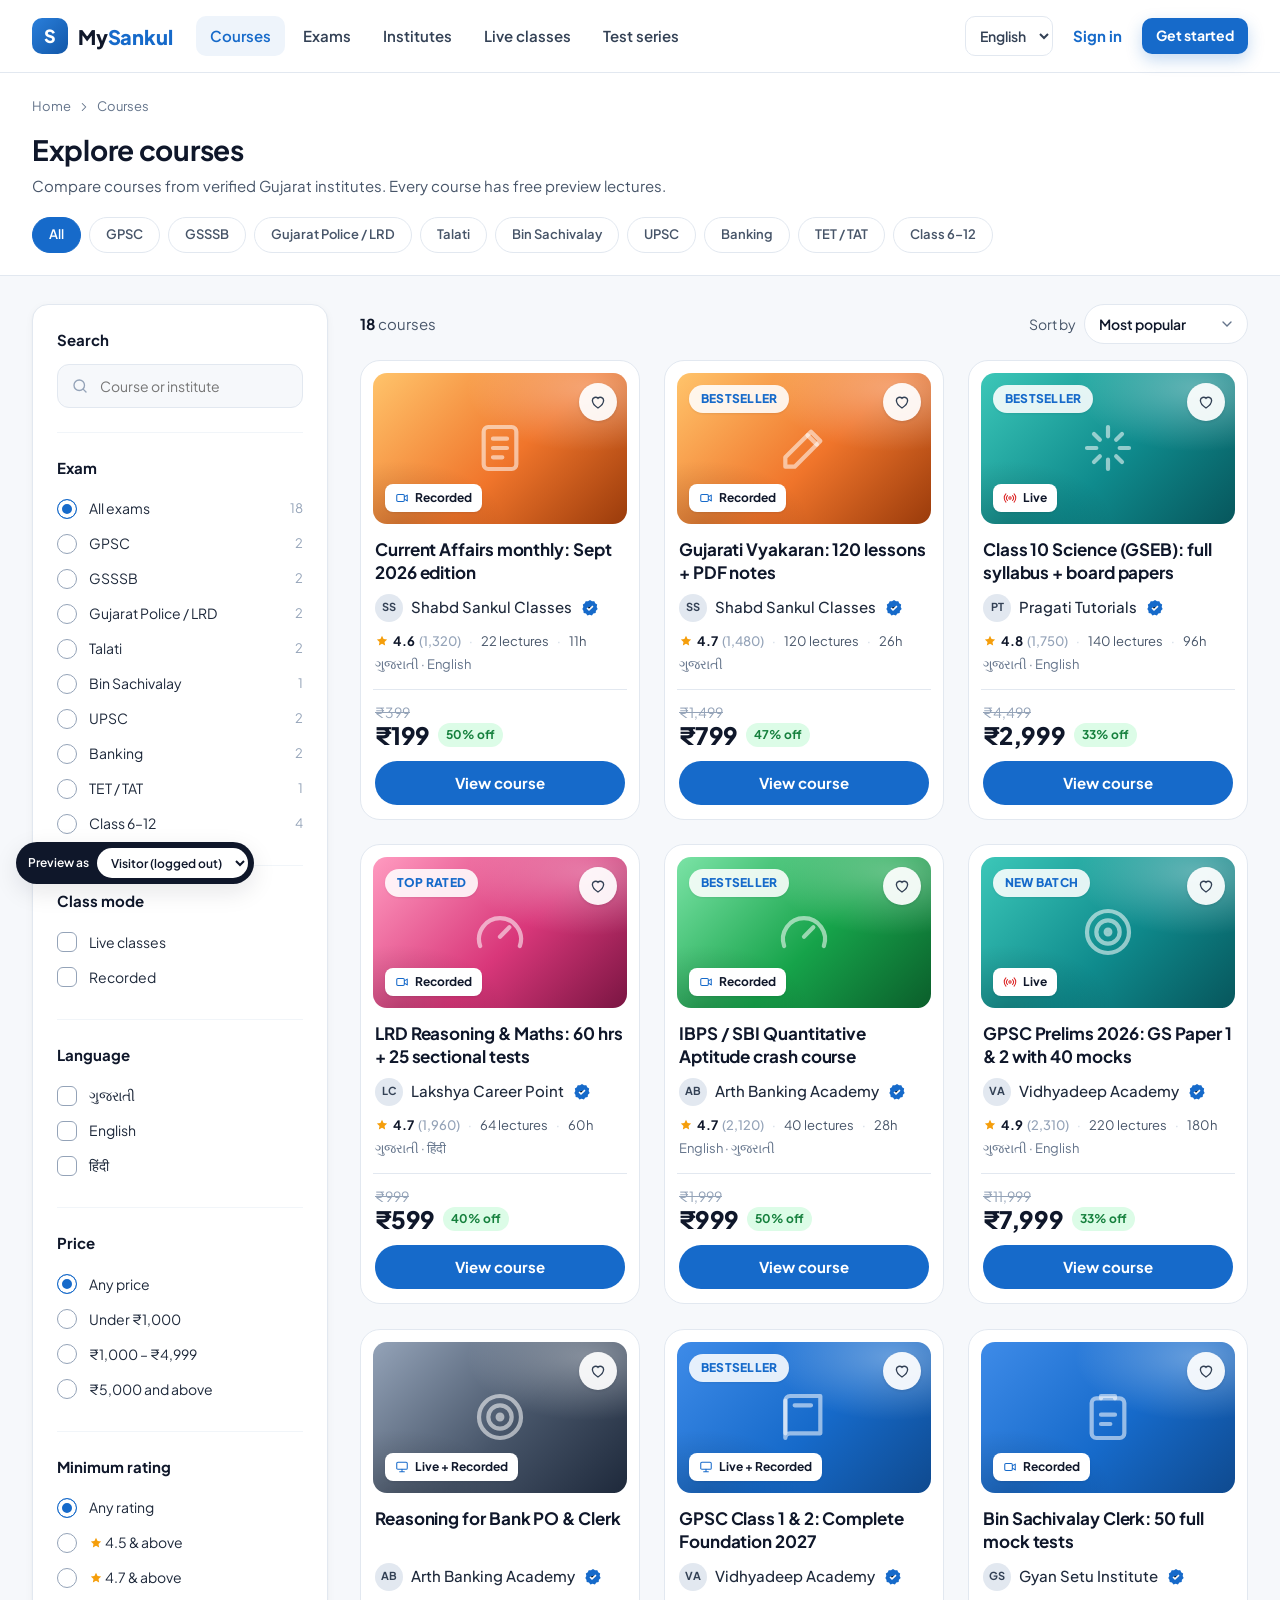
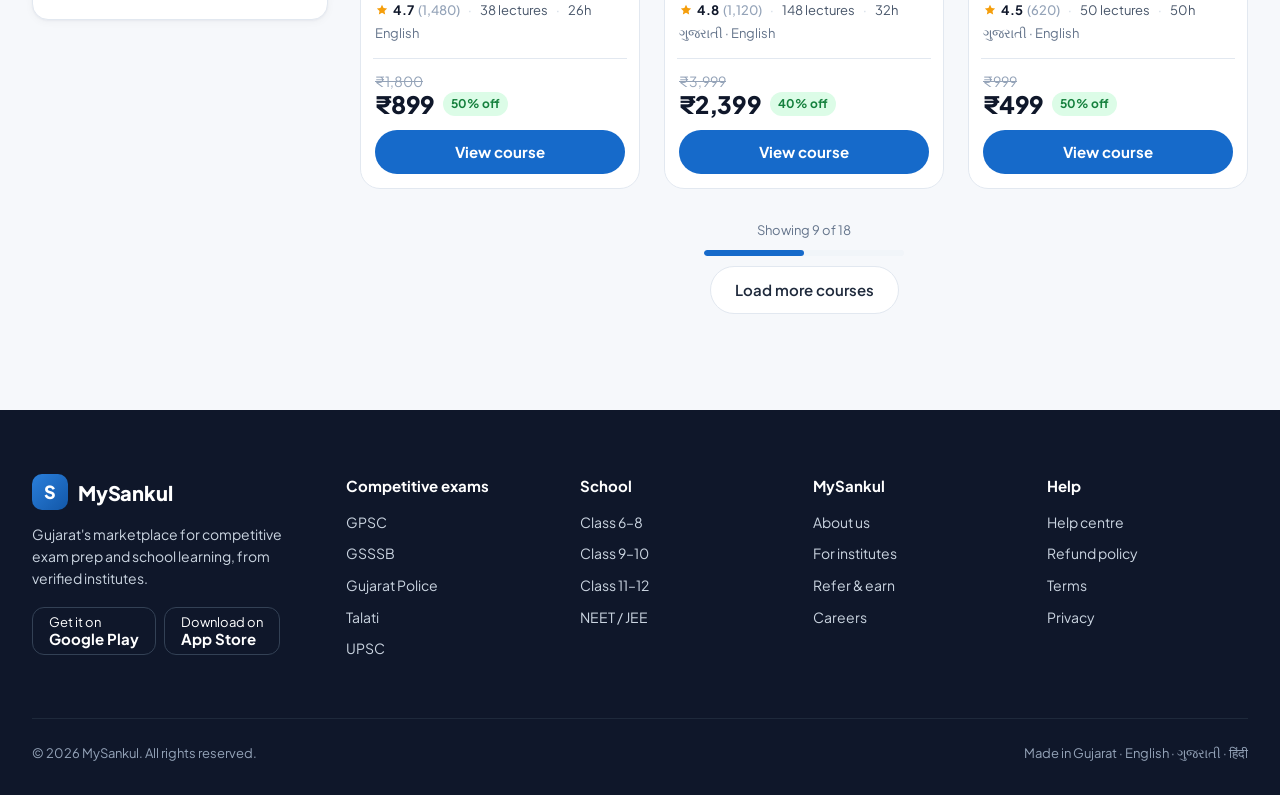
<file: courses.html>
<!DOCTYPE html>
<html lang="en">
<head>
<meta charset="utf-8">
<meta name="viewport" content="width=device-width, initial-scale=1">
<title>Explore courses · MySankul</title>
<meta name="description" content="Compare GPSC, GSSSB, Gujarat Police, Talati, UPSC and Class 6–12 courses from verified Gujarat institutes.">
<link rel="preconnect" href="https://fonts.googleapis.com">
<link rel="preconnect" href="https://fonts.gstatic.com" crossorigin>
<link href="https://fonts.googleapis.com/css2?family=Plus+Jakarta+Sans:wght@400;500;600;700;800&display=swap" rel="stylesheet">
<style>
/* ==========================================================
   MySankul — App design system (web)
   Source of truth: MySankul student mobile app screens.
   Scope: profile.html, institute.html, signin.html ONLY.

   COLOR RULES (one system, no extras)
   - Blue   #166ACA  → every action: buttons, links, selected tabs, toggles, focus
   - Green  #15803D  → institute identity (header) + success (verified, paid, % off, valid till)
   - Red    #DC2626  → danger / failed / errors + SkillSankul entry point
   - Amber  #F59E0B  → ratings stars, pending, "Top rated", warnings
   - Purple #7C3AED  → "Purchased" state only
   - Slate  neutrals → all text, borders, surfaces
   TYPE: Plus Jakarta Sans · 12/13/14/16/18/20/24/28/32 (whole numbers) · 500/600/700
   ICONS: one line set · 24 grid · 1.8 stroke · round caps
   ========================================================== */

:root {
  /* Blue — primary action */
  --blue-50:  #EEF4FB;
  --blue-100: #E8F0FA;
  --blue-200: #D0E1F4;
  --blue-600: #166ACA;
  --blue-700: #1257A8;
  --blue-800: #0F4A8F;

  /* Green — institute + success */
  --green-50:  #E8F2EC;
  --green-100: #DCFCE7;
  --green-600: #16A34A;
  --green-700: #15803D;

  /* Red — danger */
  --red-50:  #FEF2F2;
  --red-100: #FEE2E2;
  --red-600: #DC2626;
  --red-700: #B91C1C;

  /* Amber — rating / pending / warning */
  --amber-50:  #FFFBEB;
  --amber-100: #FEF3C7;
  --amber-400: #FBBF24;
  --amber-500: #F59E0B;
  --amber-800: #92400E;

  /* Purple — purchased only */
  --purple-50:  #F5F3FF;
  --purple-600: #7C3AED;

  /* Slate — text, lines, surfaces */
  --slate-900: #0F172A;
  --slate-800: #1E293B;
  --slate-600: #475569;
  --slate-500: #64748B;
  --slate-400: #94A3B8;
  --slate-200: #E2E8F0;
  --slate-100: #F1F5F9;
  --bg:        #F6F8FB;
  --white:     #FFFFFF;

  --font: "Plus Jakarta Sans", system-ui, -apple-system, "Segoe UI", sans-serif;

  --r-8: 8px; --r-12: 12px; --r-16: 16px; --r-20: 20px; --pill: 999px;
  --shadow-card: 0 1px 2px rgba(15, 23, 42, .04), 0 2px 8px rgba(15, 23, 42, .04);
  --shadow-float: 0 8px 24px rgba(15, 23, 42, .10);
  --header-h: 72px;
  --container: 1264px;  /* 1216px content + 24px padding each side */
}

*, *::before, *::after { box-sizing: border-box; }
[hidden] { display: none !important; }
html { -webkit-text-size-adjust: 100%; scroll-behavior: smooth; }
body { margin: 0; font-family: var(--font); font-size: 14px; line-height: 1.5; color: var(--slate-900); background: var(--bg); -webkit-font-smoothing: antialiased; }
img, svg { display: block; max-width: 100%; }
a { color: inherit; text-decoration: none; }
button { font: inherit; color: inherit; background: none; border: 0; cursor: pointer; padding: 0; }
input, select, textarea { font: inherit; color: inherit; }
h1, h2, h3, h4, p { margin: 0; }
ul { list-style: none; margin: 0; padding: 0; }
:focus-visible { outline: 3px solid var(--blue-200); outline-offset: 2px; border-radius: 8px; }
.sr-only { position: absolute; width: 1px; height: 1px; overflow: hidden; clip: rect(0 0 0 0); white-space: nowrap; }
.skip-link { position: absolute; left: 16px; top: -60px; z-index: 100; background: var(--slate-900); color: #fff; padding: 10px 16px; border-radius: var(--r-8); }
.skip-link:focus { top: 12px; }
.container { width: 100%; max-width: var(--container); margin: 0 auto; padding: 0 24px; }

/* ---------- Icons ---------- */
.icon { width: 20px; height: 20px; flex: none; fill: none; stroke: currentColor; stroke-width: 1.8; stroke-linecap: round; stroke-linejoin: round; }
.icon-14 { width: 14px; height: 14px; }
.icon-16 { width: 16px; height: 16px; }
.icon-24 { width: 24px; height: 24px; }
.star { color: var(--amber-500); fill: var(--amber-500); stroke: none; }
.tick { width: 16px; height: 16px; color: var(--blue-600); flex: none; } /* verified institute tick = blue, as in app */

/* ---------- Type ---------- */
.t-32 { font-size: 32px; line-height: 1.2; font-weight: 700; letter-spacing: -.01em; }
.t-28 { font-size: 28px; line-height: 1.25; font-weight: 700; letter-spacing: -.01em; }
.t-24 { font-size: 24px; line-height: 1.3; font-weight: 700; }
.t-20 { font-size: 20px; line-height: 1.35; font-weight: 700; }
.t-18 { font-size: 18px; line-height: 1.4; font-weight: 700; }
.t-16 { font-size: 16px; line-height: 1.45; font-weight: 600; }
.t-14 { font-size: 14px; }
.t-13 { font-size: 13px; }
.t-12 { font-size: 12px; }
.w-500 { font-weight: 500; } .w-600 { font-weight: 600; } .w-700 { font-weight: 700; }
.c-900 { color: var(--slate-900); } .c-600 { color: var(--slate-600); } .c-500 { color: var(--slate-500); } .c-400 { color: var(--slate-400); }
.c-blue { color: var(--blue-600); } .c-green { color: var(--green-700); } .c-red { color: var(--red-600); }
.sec-label { font-size: 12px; font-weight: 700; letter-spacing: .04em; text-transform: uppercase; color: var(--slate-500); }
.sec-rule { display: flex; align-items: center; gap: 12px; font-size: 16px; font-weight: 600; color: var(--blue-600); }
.sec-rule::before, .sec-rule::after { content: ""; flex: 1; height: 1px; background: var(--slate-200); }
.strike { text-decoration: line-through; color: var(--slate-400); font-size: 13px; }
.dot-sep::before { content: "·"; margin: 0 6px; color: var(--slate-400); }

/* ---------- Buttons (pill, as in app) ---------- */
.btn {
  display: inline-flex; align-items: center; justify-content: center; gap: 8px;
  height: 48px; padding: 0 24px; border-radius: var(--pill);
  font-size: 15px; font-weight: 600; white-space: nowrap;
  transition: background .15s ease, color .15s ease, border-color .15s ease, opacity .15s;
}
.btn:disabled, .btn[aria-disabled="true"] { cursor: not-allowed; }
.btn-primary { background: var(--blue-600); color: #fff; }
.btn-primary:hover:not(:disabled) { background: var(--blue-700); }
.btn-primary:disabled { background: var(--slate-100); color: var(--slate-400); }
.btn-soft { background: var(--slate-100); color: var(--slate-800); }
.btn-soft:hover { background: var(--slate-200); }
.btn-outline { background: #fff; color: var(--slate-800); border: 1px solid var(--slate-200); }
.btn-outline:hover { border-color: var(--blue-200); color: var(--blue-600); }
.btn-blue-outline { background: #fff; color: var(--blue-600); border: 1.5px solid var(--blue-600); }
.btn-danger { background: var(--red-600); color: #fff; }
.btn-danger:hover { background: var(--red-700); }
.btn-lg { height: 52px; font-size: 16px; }
.btn-sm { height: 36px; padding: 0 16px; font-size: 13px; }
.btn-block { width: 100%; }
.link { color: var(--blue-600); font-weight: 600; display: inline-flex; align-items: center; gap: 4px; }
.link:hover { text-decoration: underline; }
.link-red { color: var(--red-600); font-weight: 600; }

/* ---------- Status chips ---------- */
.chip-s {
  display: inline-flex; align-items: center; gap: 4px; height: 24px; padding: 0 8px; border-radius: 6px;
  font-size: 12px; font-weight: 600; white-space: nowrap;
}
.chip-s .icon { width: 14px; height: 14px; }
.chip-s.caps { text-transform: uppercase; letter-spacing: .02em; font-size: 11px; font-weight: 700; }
.s-green  { background: var(--green-100); color: var(--green-700); }
.s-blue   { background: var(--blue-100);  color: var(--blue-600); }
.s-purple { background: var(--purple-50); color: var(--purple-600); }
.s-red    { background: var(--red-100);   color: var(--red-600); }
.s-amber  { background: var(--amber-100); color: var(--amber-800); }
.s-gold   { background: var(--amber-400); color: #78350F; }
.s-slate  { background: var(--slate-100); color: var(--slate-600); }

/* Filter pills (All / Courses / …) */
.pills { display: flex; gap: 8px; flex-wrap: wrap; }
.pill {
  height: 36px; padding: 0 16px; border-radius: var(--pill); border: 1px solid var(--slate-200); background: #fff;
  font-size: 13px; font-weight: 600; color: var(--slate-600); display: inline-flex; align-items: center; gap: 6px;
}
.pill:hover { border-color: var(--blue-200); color: var(--blue-600); }
.pill[aria-pressed="true"] { background: var(--blue-600); border-color: var(--blue-600); color: #fff; }

/* Segmented tabs (Courses 42 / Faculty 12 …) */
.seg-tabs { display: flex; gap: 4px; padding: 6px; background: var(--slate-100); border-radius: var(--pill); overflow-x: auto; scrollbar-width: none; }
.seg-tabs::-webkit-scrollbar { display: none; }
.seg-tab {
  flex: 1; min-width: max-content; height: 44px; padding: 0 20px; border-radius: var(--pill);
  font-size: 15px; font-weight: 600; color: var(--slate-500); display: inline-flex; align-items: center; justify-content: center; gap: 6px;
}
.seg-tab .n { font-size: 13px; font-weight: 600; color: var(--slate-400); }
.seg-tab:hover { color: var(--slate-800); }
.seg-tab[aria-selected="true"] { background: #fff; color: var(--blue-600); box-shadow: var(--shadow-card); }
[role="tabpanel"][hidden] { display: none; }

/* ---------- Surfaces ---------- */
.card { background: #fff; border: 1px solid var(--slate-200); border-radius: var(--r-16); box-shadow: var(--shadow-card); }
.card-p { padding: 20px; }
.divider { height: 1px; background: var(--slate-200); border: 0; margin: 0; }

/* Initials tiles */
.tile {
  width: 44px; height: 44px; border-radius: var(--r-12); flex: none;
  display: grid; place-items: center; color: #fff; font-weight: 700; font-size: 15px;
  background: linear-gradient(160deg, #1E7FE0, var(--blue-700));
}
.tile.green { background: var(--green-600); }
.tile-sm { width: 22px; height: 22px; border-radius: 6px; font-size: 10px; }
.tile-lg { width: 64px; height: 64px; border-radius: var(--r-16); font-size: 22px; }
.tile-xl { width: 88px; height: 88px; border-radius: var(--r-20); font-size: 30px; }
.avatar { width: 40px; height: 40px; border-radius: 50%; flex: none; display: grid; place-items: center; font-weight: 700; font-size: 14px; background: var(--blue-100); color: var(--blue-600); }
.avatar-56 { width: 56px; height: 56px; font-size: 18px; }

/* Icon tile (menu rows) — single tint for every row */
.ic-tile { width: 36px; height: 36px; border-radius: 10px; display: grid; place-items: center; background: var(--blue-50); color: var(--blue-600); flex: none; }
.ic-tile.red { background: var(--red-50); color: var(--red-600); }
.ic-tile.green { background: var(--green-100); color: var(--green-700); }

/* Thumbnails */
.thumb-sq { width: 64px; height: 64px; border-radius: var(--r-12); flex: none; background: linear-gradient(160deg, #2A9BF0 0%, var(--blue-600) 55%, var(--blue-800) 100%); }
.cover {
  position: relative; overflow: hidden;
  background:
    repeating-linear-gradient(0deg, rgba(255,255,255,.07) 0 2px, transparent 2px 9px),
    linear-gradient(135deg, #64748B 0%, #334155 60%, #1E293B 100%);
}
.cover-blue { background: linear-gradient(160deg, #2A9BF0 0%, var(--blue-600) 55%, var(--blue-800) 100%); }

/* Progress */
.bar { height: 6px; border-radius: var(--pill); background: var(--slate-100); overflow: hidden; }
.bar > span { display: block; height: 100%; border-radius: inherit; background: var(--blue-600); }
.bar.green > span { background: var(--green-600); }

/* ---------- Forms ---------- */
.field { display: flex; flex-direction: column; gap: 6px; }
.field > label { font-size: 12px; font-weight: 600; color: var(--slate-600); text-transform: uppercase; letter-spacing: .03em; }
.field > label .req { color: var(--red-600); }
.input, .select {
  height: 48px; width: 100%; border: 1px solid var(--slate-200); border-radius: var(--r-12); background: #fff; padding: 0 14px;
  font-size: 15px; color: var(--slate-900); transition: border-color .15s, box-shadow .15s;
}
.input::placeholder { color: var(--slate-400); }
.input:focus, .select:focus { outline: none; border-color: var(--blue-600); box-shadow: 0 0 0 4px var(--blue-100); }
.input.is-error { border-color: var(--red-600); box-shadow: 0 0 0 4px var(--red-50); }
.input:disabled { background: var(--slate-100); color: var(--slate-500); }
.help { font-size: 12px; color: var(--slate-500); }
.help.err { color: var(--red-600); font-weight: 600; display: flex; gap: 4px; align-items: center; }
.search { position: relative; }
.search .icon { position: absolute; left: 14px; top: 50%; transform: translateY(-50%); color: var(--slate-400); }
.search .input { padding-left: 44px; }

.switch { position: relative; width: 44px; height: 26px; flex: none; }
.switch input { position: absolute; inset: 0; opacity: 0; margin: 0; cursor: pointer; z-index: 1; }
.switch span { position: absolute; inset: 0; border-radius: var(--pill); background: var(--slate-200); transition: background .15s; }
.switch span::after { content: ""; position: absolute; top: 3px; left: 3px; width: 20px; height: 20px; border-radius: 50%; background: #fff; box-shadow: 0 1px 2px rgba(15,23,42,.2); transition: transform .15s; }
.switch input:checked + span { background: var(--blue-600); }
.switch input:checked + span::after { transform: translateX(18px); }
.switch input:focus-visible + span { outline: 3px solid var(--blue-200); outline-offset: 2px; }

/* ---------- Header (these pages) ---------- */
.hdr { position: sticky; top: 0; z-index: 50; background: #fff; border-bottom: 1px solid var(--slate-200); }
.hdr .container { height: var(--header-h); display: flex; align-items: center; gap: 24px; }
.brand { display: flex; align-items: center; gap: 10px; font-size: 18px; font-weight: 700; color: var(--slate-900); }
.brand-mark { width: 32px; height: 32px; border-radius: 10px; background: var(--blue-600); color: #fff; display: grid; place-items: center; font-size: 16px; font-weight: 700; }
.hdr-nav { display: flex; gap: 4px; }
.hdr-nav a { height: 40px; padding: 0 14px; border-radius: var(--pill); display: inline-flex; align-items: center; font-size: 14px; font-weight: 600; color: var(--slate-600); }
.hdr-nav a:hover { background: var(--slate-100); color: var(--slate-900); }
.hdr-nav a[aria-current="page"] { background: var(--blue-50); color: var(--blue-600); }
.hdr-search { flex: 1; max-width: 380px; }
.hdr-search .input { height: 40px; border-radius: var(--pill); background: var(--bg); font-size: 14px; }
.hdr-actions { margin-left: auto; display: flex; align-items: center; gap: 8px; }
.icon-btn { width: 40px; height: 40px; border-radius: 50%; display: grid; place-items: center; color: var(--slate-600); position: relative; }
.icon-btn:hover { background: var(--slate-100); }
.icon-btn .badge-dot { position: absolute; top: 9px; right: 10px; width: 8px; height: 8px; border-radius: 50%; background: var(--red-600); border: 2px solid #fff; }
.hdr .avatar { width: 36px; height: 36px; background: var(--blue-600); color: #fff; }

/* ---------- Toast (3 variants, as in app) ---------- */
.toast {
  position: fixed; left: 50%; bottom: 24px; z-index: 120; transform: translate(-50%, 16px); opacity: 0; pointer-events: none;
  display: flex; align-items: center; gap: 10px; max-width: calc(100% - 32px); width: max-content;
  padding: 12px 16px; border-radius: var(--r-12); font-size: 14px; font-weight: 600; box-shadow: var(--shadow-float);
  transition: opacity .2s, transform .2s;
}
.toast.show { opacity: 1; transform: translate(-50%, 0); }
.toast.success { background: var(--green-700); color: #fff; }
.toast.warn { background: var(--amber-100); color: var(--amber-800); border: 1px solid #FDE68A; }
.toast.error { background: var(--red-100); color: var(--red-700); border: 1px solid #FECACA; }
.toast.info { background: var(--slate-900); color: #fff; }

/* ---------- Sheet / modal (bottom sheet on mobile) ---------- */
.sheet-bg { position: fixed; inset: 0; z-index: 100; background: rgba(15, 23, 42, .45); display: none; align-items: center; justify-content: center; padding: 16px; }
.sheet-bg.open { display: flex; }
.sheet { width: 100%; max-width: 440px; background: #fff; border-radius: var(--r-20); padding: 28px 24px 24px; text-align: center; box-shadow: var(--shadow-float); animation: sheetIn .22s ease; max-height: calc(100vh - 32px); overflow: auto; }
.sheet.left { text-align: left; }
.sheet .warn-ic { width: 56px; height: 56px; border-radius: 16px; margin: 0 auto 16px; display: grid; place-items: center; background: var(--red-50); color: var(--red-600); }
.sheet h2 { font-size: 20px; font-weight: 700; }
.sheet p.body { font-size: 14px; color: var(--slate-600); margin-top: 8px; }
.sheet .note { margin-top: 16px; padding: 12px 14px; border-radius: var(--r-12); background: var(--red-50); color: var(--red-700); font-size: 13px; font-weight: 600; border: 1px solid var(--red-100); }
.sheet .actions { display: flex; flex-direction: column; gap: 10px; margin-top: 20px; }
@keyframes sheetIn { from { opacity: 0; transform: translateY(12px); } to { opacity: 1; transform: none; } }
@media (max-width: 600px) {
  .sheet-bg { align-items: flex-end; padding: 0; }
  .sheet { max-width: none; border-radius: 24px 24px 0 0; padding-bottom: 32px; }
  .sheet::before { content: ""; display: block; width: 40px; height: 4px; border-radius: 4px; background: var(--slate-200); margin: -12px auto 20px; }
}

/* SkillSankul entry (red) */
.fab { position: fixed; right: 24px; bottom: 24px; z-index: 40; width: 56px; height: 56px; border-radius: 18px; background: var(--red-600); color: #fff; display: grid; place-items: center; box-shadow: 0 10px 24px rgba(220, 38, 38, .35); }
.fab:hover { background: var(--red-700); }

@media (max-width: 960px) {
  .hdr-nav, .hdr-search { display: none; }
}
@media (max-width: 600px) {
  .container { padding: 0 16px; }
  .fab { right: 16px; bottom: 16px; }
}
@media (prefers-reduced-motion: reduce) {
  *, *::before, *::after { animation: none !important; transition: none !important; scroll-behavior: auto !important; }
}

</style>
<style>
  /* ===== Default site header + footer (identical to index.html) — shown to logged-out visitors ===== */
  .lg { --brand-50: #EEF4FB; --brand-200: #D0E1F4; --brand-500: #2A7FDB; --brand-600: #166ACA; --brand-700: #1257A8; --ink-900: #0F172A; --ink-700: #334155; --ink-500: #64748B; --line: #E2E8F0; --line-soft: #EEF2F7; font-family: var(--font); line-height: 1.55; }
  .lg .container { width: 100%; max-width: 1264px; margin: 0 auto; padding: 0 24px; }
  .lg.site-header { position: sticky; top: 0; z-index: 50; background: rgba(255,255,255,.92); backdrop-filter: saturate(180%) blur(12px); -webkit-backdrop-filter: saturate(180%) blur(12px); border-bottom: 1px solid var(--line); }
  .lg.site-header .container { display: flex; align-items: center; gap: 24px; height: 72px; position: relative; }
  .lg .logo { display: flex; align-items: center; gap: 10px; font-weight: 800; font-size: 20px; letter-spacing: -.01em; color: var(--ink-900); }
  .lg .logo-mark { width: 36px; height: 36px; border-radius: 10px; background: linear-gradient(135deg, var(--brand-500), var(--brand-700)); display: grid; place-items: center; color: #fff; font-size: 18px; font-weight: 800; }
  .lg .logo span b { color: var(--brand-600); font-weight: 800; }
  .lg .main-nav { display: flex; gap: 4px; }
  .lg .main-nav a { height: 40px; display: inline-flex; align-items: center; padding: 0 14px; border-radius: 10px; font-size: 15px; font-weight: 600; color: var(--ink-700); }
  .lg .main-nav a:hover { background: var(--line-soft); color: var(--ink-900); }
  .lg .main-nav a[aria-current="page"] { color: var(--brand-600); background: var(--brand-50); }
  .lg .header-actions { display: flex; align-items: center; gap: 8px; margin-left: auto; }
  .lg .icon-btn { width: 44px; height: 44px; border-radius: 12px; display: grid; place-items: center; color: var(--ink-700); }
  .lg .icon-btn:hover { background: var(--line-soft); }
  .lg .lang-select { height: 40px; border: 1px solid var(--line); border-radius: 10px; background: #fff; padding: 0 10px; font-size: 14px; font-weight: 600; color: var(--ink-700); }
  .lg .menu-toggle { display: none; }
  .lg .btn { display: inline-flex; align-items: center; justify-content: center; gap: 8px; height: 44px; padding: 0 20px; border-radius: 12px; font-size: 15px; font-weight: 700; white-space: nowrap; transition: background .15s, color .15s; }
  .lg .btn-primary { background: var(--brand-600); color: #fff; box-shadow: 0 6px 16px rgba(22,106,202,.25); }
  .lg .btn-primary:hover { background: var(--brand-700); }
  .lg .btn-ghost { color: var(--brand-600); padding: 0 12px; background: none; }
  .lg .btn-ghost:hover { background: var(--brand-50); }
  .lg .btn-sm { height: 36px; padding: 0 14px; font-size: 14px; border-radius: 10px; }

  .lg.site-footer { background: #0F172A; color: #CBD5E1; padding: 64px 0 32px; font-size: 15px; }
  .lg .footer-grid { display: grid; grid-template-columns: 1.4fr repeat(4, 1fr); gap: 32px; }
  .lg.site-footer h4 { color: #fff; font-size: 15px; font-weight: 700; margin-bottom: 14px; }
  .lg.site-footer li { margin-bottom: 10px; font-size: 14px; }
  .lg.site-footer a:hover { color: #fff; }
  .lg.site-footer .logo { color: #fff; }
  .lg .footer-bottom { margin-top: 48px; padding-top: 24px; border-top: 1px solid #1E293B; display: flex; justify-content: space-between; gap: 16px; flex-wrap: wrap; font-size: 13px; color: #94A3B8; }
  .lg .store-btn { display: inline-flex; align-items: center; gap: 10px; height: 48px; padding: 0 16px; border-radius: 12px; border: 1px solid #334155; color: #fff; font-size: 13px; line-height: 1.2; }
  .lg .store-btn:hover { border-color: #64748B; }
  .lg .store-btn b { display: block; font-size: 15px; }

  /* signed-in variant (identical to home.html header) */
  .lg .header-search { flex: 1; max-width: 420px; position: relative; }
  .lg .header-search input { width: 100%; height: 44px; border-radius: 12px; border: 1px solid var(--line); background: #F6F8FC; padding: 0 16px 0 44px; font-size: 14px; }
  .lg .header-search input:focus { outline: none; border-color: var(--brand-500); background: #fff; box-shadow: 0 0 0 4px var(--brand-50); }
  .lg .header-search .icon { position: absolute; left: 14px; top: 12px; color: #94A3B8; }
  .lg .icon-btn { position: relative; }
  .lg .icon-btn .dot { position: absolute; top: 10px; right: 11px; width: 8px; height: 8px; border-radius: 50%; background: #E5383B; border: 2px solid #fff; }
  .lg .avatar { width: 40px; height: 40px; border-radius: 50%; flex: none; background: linear-gradient(135deg, var(--brand-500), var(--brand-700)); color: #fff; display: grid; place-items: center; font-weight: 800; font-size: 14px; }

  @media (max-width: 1080px) {
    .lg .header-search { display: none; }
    .lg .footer-grid { grid-template-columns: 1fr 1fr 1fr; }
    .lg .footer-grid > :first-child { grid-column: 1 / -1; }
  }
  @media (max-width: 860px) {
    .lg .main-nav { display: none; }
    .lg .main-nav.open { display: flex; flex-direction: column; position: absolute; top: 72px; left: 0; right: 0; background: #fff; padding: 12px 16px 20px; border-bottom: 1px solid var(--line); box-shadow: 0 6px 20px rgba(15,23,42,.08); }
    .lg .main-nav.open a { height: 48px; }
    .lg .menu-toggle { display: grid; }
    .lg .lang-select { display: none; }
  }
  @media (max-width: 600px) {
    .lg .container { padding: 0 16px; }
    .lg .footer-grid { grid-template-columns: 1fr 1fr; }
    .lg.site-header .container { gap: 12px; }
    .lg .header-actions .btn-ghost { padding: 0 8px; }
    .lg .header-actions .btn-primary { display: none; }
    .lg .header-actions .hide-sm { display: none; }
  }
</style>
<style>
  /* ===== Course card (shared, from the MySankul card design) ===== */
  .ccard { container-type: inline-size; display: flex; flex-direction: column; gap: 0; padding: 12px; background: #fff; border: 1px solid #E2E8F0; border-radius: 20px; color: #0F172A; font-family: "Plus Jakarta Sans", system-ui, sans-serif; text-decoration: none; transition: box-shadow .2s ease, transform .2s ease, border-color .2s ease; }
  .ccard:hover { box-shadow: 0 10px 28px rgba(15, 23, 42, .10); transform: translateY(-2px); border-color: #D0E1F4; }
  .ccard:focus-visible { outline: 3px solid #D0E1F4; outline-offset: 2px; }
  .ccard-img { position: relative; aspect-ratio: 16 / 10; border-radius: 14px; overflow: hidden; display: grid; place-items: center; color: rgba(255, 255, 255, .55); }
  .ccard-img::before { content: ""; position: absolute; inset: 0; background: radial-gradient(80% 70% at 85% 10%, rgba(255,255,255,.35), transparent 60%), radial-gradient(60% 60% at 10% 100%, rgba(0,0,0,.18), transparent 70%); }
  .ccard-img .ccard-ic { width: 56px; height: 56px; position: relative; }
  .ccard-badge { position: absolute; top: 12px; left: 12px; z-index: 1; display: inline-flex; align-items: center; gap: 6px; height: 28px; padding: 0 12px; border-radius: 999px; background: rgba(255, 255, 255, .88); backdrop-filter: blur(6px); -webkit-backdrop-filter: blur(6px); box-shadow: 0 1px 2px rgba(15,23,42,.08); color: #166ACA; font-size: 12px; font-weight: 800; letter-spacing: .02em; text-transform: uppercase; }
  .ccard-badge.live { color: #DC2626; }
  .ccard-badge.live::before { content: ""; width: 7px; height: 7px; border-radius: 50%; background: #DC2626; }
  .ccard-title { margin: 14px 2px 0; font-size: 18px; line-height: 1.35; font-weight: 700; letter-spacing: -.005em; display: -webkit-box; -webkit-line-clamp: 2; -webkit-box-orient: vertical; overflow: hidden; min-height: 2.7em; }
  .ccard-inst { display: flex; align-items: center; gap: 8px; margin: 10px 2px 0; font-size: 15px; font-weight: 500; color: #1E293B; min-width: 0; }
  .ccard-inst span.nm { white-space: nowrap; overflow: hidden; text-overflow: ellipsis; }
  .ccard-av { width: 28px; height: 28px; border-radius: 50%; flex: none; display: grid; place-items: center; background: #E2E8F0; color: #334155; font-size: 11px; font-weight: 700; }
  .ccard-tick { width: 20px; height: 20px; flex: none; color: #166ACA; }
  .ccard-inst { margin-bottom: 14px; }
  .ccard-foot { display: flex; align-items: flex-end; justify-content: space-between; gap: 12px; margin-top: auto; padding: 14px 2px 2px; border-top: 1px solid #E2E8F0; }
  .ccard-price s { display: block; font-size: 14px; color: #94A3B8; line-height: 1.2; }
  .ccard-price div { display: flex; align-items: center; gap: 8px; }
  .ccard-price b { font-size: 24px; font-weight: 800; line-height: 1.2; letter-spacing: -.01em; }
  .ccard-off { display: inline-flex; align-items: center; height: 24px; padding: 0 8px; border-radius: 999px; background: #DCFCE7; color: #15803D; font-size: 12px; font-weight: 700; white-space: nowrap; }
  .ccard-btn { flex: none; display: inline-flex; align-items: center; justify-content: center; height: 44px; padding: 0 20px; border-radius: 999px; background: #166ACA; color: #fff; font-size: 15px; font-weight: 700; white-space: nowrap; transition: background .15s; }
  .ccard:hover .ccard-btn { background: #1257A8; }
  /* Narrow cards: button goes full width under the price */
  @container (max-width: 300px) {
    .ccard-foot { flex-wrap: wrap; }
    .ccard-btn { width: 100%; }
    .ccard-title { font-size: 17px; }
  }
  /* Cover colours (replace with real course photos when available) */
  .cg-blue   { background: linear-gradient(135deg, #3E8BE8, #166ACA 55%, #0F4A8F); }
  .cg-teal   { background: linear-gradient(135deg, #3CC7B8, #0F8B8D 55%, #07565C); }
  .cg-violet { background: linear-gradient(135deg, #A98BF5, #6D3FE0 55%, #3B1E8C); }
  .cg-orange { background: linear-gradient(135deg, #FFC46B, #F0752B 55%, #9A3B0B); }
  .cg-pink   { background: linear-gradient(135deg, #FF9BC0, #D9377A 55%, #7A1542); }
  .cg-green  { background: linear-gradient(135deg, #7BE3A6, #16A34A 55%, #0B5E2B); }
  .cg-slate  { background: linear-gradient(135deg, #94A3B8, #475569 55%, #1E293B); }
  /* Optional extras (explore page): class mode, wishlist, meta, language */
  .ccard-mode { position: absolute; left: 12px; bottom: 12px; z-index: 2; display: inline-flex; align-items: center; gap: 6px; height: 28px; padding: 0 10px; border-radius: 8px; background: #fff; color: #0F172A; font-size: 12px; font-weight: 700; box-shadow: 0 1px 2px rgba(15,23,42,.1); }
  .ccard-mode svg { width: 14px; height: 14px; fill: none; stroke: #166ACA; stroke-width: 1.8; stroke-linecap: round; stroke-linejoin: round; }
  .ccard-mode.live svg { stroke: #DC2626; }
  .ccard-fav { position: absolute; top: 10px; right: 10px; z-index: 3; width: 38px; height: 38px; border-radius: 50%; display: grid; place-items: center; background: rgba(255,255,255,.92); color: #334155; box-shadow: 0 1px 3px rgba(15,23,42,.12); transition: transform .15s; }
  .ccard-fav:hover { transform: scale(1.06); color: #DC2626; }
  .ccard-fav[aria-pressed="true"] { color: #DC2626; }
  .ccard-fav svg { width: 18px; height: 18px; fill: none; stroke: currentColor; stroke-width: 1.8; }
  .ccard-link { color: inherit; }
  .ccard-mode, .ccard-badge { pointer-events: none; }
  .ccard-link::after { content: ""; position: absolute; inset: 0; z-index: 1; border-radius: 20px; }
  article.ccard { position: relative; }
  article.ccard .ccard-inst { margin-bottom: 0; }
  .ccard-meta { display: flex; align-items: center; flex-wrap: wrap; gap: 4px 0; margin: 10px 2px 0; font-size: 13px; color: #475569; }
  .ccard-meta > span + span::before { content: "·"; margin: 0 8px; color: #CBD5E1; }
  .ccard-meta .r { color: #0F172A; font-weight: 700; display: inline-flex; align-items: center; gap: 4px; }
  .ccard-meta .r svg { width: 14px; height: 14px; fill: #F59E0B; stroke: none; }
  .ccard-meta .r small { font-size: 13px; font-weight: 500; color: #94A3B8; }
  .ccard-lang { margin: 4px 2px 14px; font-size: 13px; color: #64748B; }
</style>

<style>
  body.role-visitor [data-role]:not([data-role~="visitor"]),
  body.role-member  [data-role]:not([data-role~="member"]) { display: none !important; }

  /* ---------- Page head ---------- */
  .x-head { background: #fff; border-bottom: 1px solid var(--slate-200); }
  .x-head .container { padding-top: 24px; padding-bottom: 20px; }
  .crumbs { display: flex; gap: 6px; align-items: center; font-size: 13px; color: var(--slate-500); margin-bottom: 12px; }
  .crumbs a:hover { color: var(--blue-600); }
  .x-head h1 { font-size: 28px; font-weight: 700; letter-spacing: -.01em; }
  .x-head p { font-size: 15px; color: var(--slate-600); margin-top: 4px; }
  .exam-pills { display: flex; flex-wrap: nowrap; gap: 8px; margin-top: 20px; overflow-x: auto; scrollbar-width: none; padding-bottom: 2px; }
  .exam-pills::-webkit-scrollbar { display: none; }
  .exam-pills .pill { flex: none; }

  /* ---------- Layout ---------- */
  .x-body { display: grid; grid-template-columns: 296px minmax(0, 1fr); gap: 32px; align-items: start; padding-top: 28px; padding-bottom: 96px; }

  /* ---------- Filters ---------- */
  .filters { padding: 24px; }
  .f-top { display: none; }
  .fgrp + .fgrp { margin-top: 24px; padding-top: 24px; border-top: 1px solid var(--slate-100); }
  .fgrp h2 { font-size: 15px; font-weight: 700; margin-bottom: 12px; }
  .opt { display: flex; align-items: center; gap: 12px; padding: 7px 0; font-size: 14px; color: var(--slate-800); cursor: pointer; }
  .opt input { appearance: none; -webkit-appearance: none; flex: none; width: 20px; height: 20px; margin: 0; border: 1.5px solid var(--slate-400); background: #fff; cursor: pointer; transition: border-color .15s, background .15s; }
  .opt input[type="radio"] { border-radius: 50%; }
  .opt input[type="checkbox"] { border-radius: 6px; }
  .opt input:checked { border-color: var(--blue-600); }
  .opt input[type="radio"]:checked { box-shadow: inset 0 0 0 4px #fff; background: var(--blue-600); }
  .opt input[type="checkbox"]:checked { background: var(--blue-600) url("data:image/svg+xml,%3Csvg xmlns='http://www.w3.org/2000/svg' viewBox='0 0 24 24' fill='none' stroke='white' stroke-width='3' stroke-linecap='round' stroke-linejoin='round'%3E%3Cpath d='M20 6 9 17l-5-5'/%3E%3C/svg%3E") center / 14px no-repeat; }
  .opt input:focus-visible { outline: 3px solid var(--blue-200); outline-offset: 2px; }
  .opt:hover input:not(:checked) { border-color: var(--blue-600); }
  .opt .lbl { flex: 1; }
  .opt .n { font-size: 13px; color: var(--slate-400); }
  .opt .star { width: 14px; height: 14px; fill: var(--amber-500); stroke: none; display: inline; vertical-align: -2px; margin-right: 2px; }
  .f-more { font-size: 13px; margin-top: 4px; }
  .search-f { position: relative; }
  .search-f .icon { position: absolute; left: 14px; top: 50%; transform: translateY(-50%); color: var(--slate-400); width: 18px; height: 18px; }
  .search-f input { width: 100%; height: 44px; padding: 0 14px 0 42px; border: 1px solid var(--slate-200); border-radius: var(--r-12); background: var(--bg); font-size: 14px; }
  .search-f input:focus { outline: none; border-color: var(--blue-600); background: #fff; box-shadow: 0 0 0 4px var(--blue-50); }

  /* ---------- Results toolbar ---------- */
  .bar-top { display: flex; align-items: center; gap: 12px; flex-wrap: wrap; margin-bottom: 16px; }
  .count { font-size: 15px; color: var(--slate-600); }
  .count b { color: var(--slate-900); }
  .bar-top .sp { flex: 1; }
  .sort { display: flex; align-items: center; gap: 8px; font-size: 14px; color: var(--slate-600); }
  .sort select { height: 40px; padding: 0 36px 0 14px; border: 1px solid var(--slate-200); border-radius: var(--pill); background: #fff url("data:image/svg+xml,%3Csvg xmlns='http://www.w3.org/2000/svg' viewBox='0 0 24 24' fill='none' stroke='%2364748B' stroke-width='2' stroke-linecap='round'%3E%3Cpath d='m6 9 6 6 6-6'/%3E%3C/svg%3E") right 12px center / 16px no-repeat; appearance: none; -webkit-appearance: none; font-size: 14px; font-weight: 600; color: var(--slate-900); cursor: pointer; }
  .f-open { display: none; }
  .chips { display: flex; flex-wrap: wrap; gap: 8px; margin-bottom: 20px; }
  .chips:empty { display: none; }
  .fchip { display: inline-flex; align-items: center; gap: 6px; height: 32px; padding: 0 8px 0 12px; border-radius: var(--pill); background: var(--blue-50); color: var(--blue-700); font-size: 13px; font-weight: 600; border: 1px solid var(--blue-100); }
  .fchip .icon { width: 14px; height: 14px; }
  .fchip:hover { background: var(--blue-100); }
  .clear-all { font-size: 13px; }

  /* ---------- Grid ---------- */
  .xgrid { display: grid; grid-template-columns: repeat(3, minmax(0, 1fr)); gap: 24px; }
  .xgrid .ccard-img { aspect-ratio: 16 / 9.5; }
  .more-wrap { display: flex; flex-direction: column; align-items: center; gap: 10px; margin-top: 32px; font-size: 13px; color: var(--slate-500); }
  .more-wrap .bar { width: 200px; }
  .empty-x { text-align: center; padding: 56px 24px; }
  .empty-x .ic-tile { width: 56px; height: 56px; border-radius: 16px; margin: 0 auto 14px; }
  .empty-x h3 { font-size: 18px; font-weight: 700; }
  .empty-x p { font-size: 14px; color: var(--slate-600); margin: 6px auto 18px; max-width: 360px; }

  /* ---------- Filter sheet backdrop (mobile) ---------- */
  .f-bg { display: none; }

  .proto { position: fixed; left: 16px; bottom: 16px; z-index: 110; display: flex; align-items: center; gap: 8px; padding: 6px 6px 6px 12px; border-radius: var(--pill); background: var(--slate-900); color: #fff; font-size: 12px; font-weight: 600; box-shadow: var(--shadow-float); }
  .proto select { height: 30px; border-radius: var(--pill); border: 0; padding: 0 10px; font-size: 12px; font-weight: 600; background: #fff; color: var(--slate-900); }

  @media (max-width: 1180px) { .xgrid { grid-template-columns: repeat(2, minmax(0, 1fr)); } }
  @media (max-width: 960px) {
    .x-body { grid-template-columns: minmax(0, 1fr); padding-top: 20px; }
    .f-open { display: inline-flex; }
    .filters { position: fixed; top: auto; left: 0; right: 0; bottom: 0; z-index: 120; max-height: 86vh; overflow-y: auto; scrollbar-width: none; border-radius: 20px 20px 0 0; padding: 0 20px 96px; transform: translateY(105%); transition: transform .25s ease; box-shadow: 0 -12px 40px rgba(15,23,42,.18); }
    .filters.open { transform: none; }
    .f-top { display: flex; align-items: center; justify-content: space-between; position: sticky; top: 0; z-index: 1; background: #fff; padding: 16px 0 12px; margin-bottom: 8px; border-bottom: 1px solid var(--slate-100); }
    .f-top h2 { font-size: 18px; font-weight: 700; }
    .f-apply { position: fixed; left: 0; right: 0; bottom: 0; display: flex; gap: 10px; padding: 12px 20px calc(12px + env(safe-area-inset-bottom)); background: #fff; border-top: 1px solid var(--slate-100); }
    .f-apply .btn { flex: 1; }
    .f-bg { display: block; position: fixed; inset: 0; z-index: 119; background: rgba(15,23,42,.45); opacity: 0; pointer-events: none; transition: opacity .2s; }
    .f-bg.open { opacity: 1; pointer-events: auto; }
  }
  @media (min-width: 961px) { .f-apply { display: none; } }
  @media (max-width: 640px) {
    .x-head h1 { font-size: 22px; }
    .xgrid { grid-template-columns: minmax(0, 1fr); gap: 16px; }
    .sort span { display: none; }
    .count { order: 3; width: 100%; font-size: 14px; }
    .exam-pills { margin: 16px -16px 0; padding: 0 16px 2px; }
    .x-head p { font-size: 14px; }
    .proto span { display: none; }
  }
</style>
</head>
<body class="role-visitor" data-nav="courses" data-unav="learn">
<a class="skip-link" href="#results">Skip to results</a>

<header class="lg site-header" data-role="visitor">
  <div class="container">
    <button class="icon-btn menu-toggle" data-lg-menu aria-controls="lg-nav" aria-expanded="false" aria-label="Open menu"><svg class="icon"><use href="#i-menu"/></svg></button>
    <a href="index.html" class="logo" aria-label="MySankul home"><span class="logo-mark">S</span><span>My<b>Sankul</b></span></a>
    <nav class="main-nav" id="lg-nav" aria-label="Primary">
      <a href="courses.html" data-nav="courses">Courses</a>
      <a href="index.html#exams" data-nav="exams">Exams</a>
      <a href="index.html#institutes" data-nav="institutes">Institutes</a>
      <a href="index.html#live" data-nav="live">Live classes</a>
      <a href="index.html#tests" data-nav="tests">Test series</a>
    </nav>
    <div class="header-actions">
      <label class="sr-only" for="lg-lang">Language</label>
      <select id="lg-lang" class="lang-select"><option>English</option><option>ગુજરાતી</option><option>हिंदी</option></select>
      <a href="signin.html" class="btn btn-ghost" data-signin>Sign in</a>
      <a href="signin.html" class="btn btn-primary btn-sm" data-signin>Get started</a>
    </div>
  </div>
</header>

<header class="lg site-header" data-role="member student">
  <div class="container">
    <button class="icon-btn menu-toggle" data-lg-menu aria-controls="lg-unav" aria-expanded="false" aria-label="Open menu"><svg class="icon"><use href="#i-menu"/></svg></button>
    <a href="home.html" class="logo" aria-label="MySankul home"><span class="logo-mark">S</span><span>My<b>Sankul</b></span></a>
    <nav class="main-nav" id="lg-unav" aria-label="Primary">
      <a href="home.html" data-unav="home">Home</a>
      <a href="home.html#live" data-unav="live">Live Classes</a>
      <a href="home.html#learn" data-unav="learn">Learn</a>
      <a href="home.html#tests" data-unav="tests">Tests</a>
    </nav>
    <form class="header-search" role="search" onsubmit="event.preventDefault()">
      <label for="lg-q" class="sr-only">Search</label>
      <svg class="icon"><use href="#i-search"/></svg>
      <input id="lg-q" type="search" placeholder="Search courses, exams, institutes">
    </form>
    <div class="header-actions">
      <a href="profile.html#downloads" class="icon-btn hide-sm" aria-label="Downloads"><svg class="icon"><use href="#i-download"/></svg></a>
      <button class="icon-btn" aria-label="Notifications, 3 unread"><svg class="icon"><use href="#i-bell"/></svg><span class="dot"></span></button>
      <a href="profile.html" class="avatar" aria-label="Your profile">RP</a>
    </div>
  </div>
</header>
<script>
  // Default header: mobile menu + "Sign in" returns the visitor to this page, signed in
  (function () {
    if (window.__lgInit) return; window.__lgInit = true;
    document.querySelectorAll('[data-lg-menu]').forEach(t => {
      const n = document.getElementById(t.getAttribute('aria-controls'));
      t.addEventListener('click', () => { const o = t.getAttribute('aria-expanded') !== 'true'; t.setAttribute('aria-expanded', String(o)); n && n.classList.toggle('open', o); });
    });
    const un = document.body.dataset.unav; if (un) { const a = document.querySelector(`.lg [data-unav="${un}"]`); a && a.setAttribute('aria-current', 'page'); }
    const here = location.pathname.split('/').pop() || 'index.html';
    const next = here + '?as=member' + (location.hash || '');
    document.querySelectorAll('[data-signin]').forEach(a => a.href = 'signin.html?next=' + encodeURIComponent(next));
    const cur = document.body.dataset.nav; if (cur) { const a = document.querySelector(`.lg [data-nav="${cur}"]`); a && a.setAttribute('aria-current', 'page'); }
  })();
</script>

<section class="x-head">
  <div class="container">
    <nav class="crumbs" aria-label="Breadcrumb"><a href="index.html" data-home>Home</a><svg class="icon icon-14"><use href="#i-chev"/></svg><span aria-current="page">Courses</span></nav>
    <h1>Explore courses</h1>
    <p>Compare courses from verified Gujarat institutes. Every course has free preview lectures.</p>
    <div class="pills exam-pills" role="group" aria-label="Quick exam filter" id="exam-pills"></div>
  </div>
</section>

<main class="container x-body">
  <!-- ================= Filters ================= -->
  <aside class="card filters" id="filters" aria-label="Filters">
    <div class="f-top"><h2>Filters</h2><button class="icon-btn" data-close-f aria-label="Close filters"><svg class="icon"><use href="#i-x"/></svg></button></div>

    <div class="fgrp">
      <h2>Search</h2>
      <label class="search-f"><span class="sr-only">Search by course or institute</span><svg class="icon"><use href="#i-search"/></svg><input type="search" id="q" placeholder="Course or institute" autocomplete="off"></label>
    </div>

    <div class="fgrp">
      <h2>Exam</h2>
      <div id="f-exam"></div>
    </div>

    <div class="fgrp">
      <h2>Class mode</h2>
      <label class="opt"><input type="checkbox" name="mode" value="live"><span class="lbl">Live classes</span></label>
      <label class="opt"><input type="checkbox" name="mode" value="recorded"><span class="lbl">Recorded</span></label>
    </div>

    <div class="fgrp">
      <h2>Language</h2>
      <label class="opt"><input type="checkbox" name="lang" value="gu"><span class="lbl">ગુજરાતી</span></label>
      <label class="opt"><input type="checkbox" name="lang" value="en"><span class="lbl">English</span></label>
      <label class="opt"><input type="checkbox" name="lang" value="hi"><span class="lbl">हिंदी</span></label>
    </div>

    <div class="fgrp">
      <h2>Price</h2>
      <label class="opt"><input type="radio" name="price" value="" checked><span class="lbl">Any price</span></label>
      <label class="opt"><input type="radio" name="price" value="0-999"><span class="lbl">Under ₹1,000</span></label>
      <label class="opt"><input type="radio" name="price" value="1000-4999"><span class="lbl">₹1,000 – ₹4,999</span></label>
      <label class="opt"><input type="radio" name="price" value="5000-"><span class="lbl">₹5,000 and above</span></label>
    </div>

    <div class="fgrp">
      <h2>Minimum rating</h2>
      <label class="opt"><input type="radio" name="rating" value="0" checked><span class="lbl">Any rating</span></label>
      <label class="opt"><input type="radio" name="rating" value="4.5"><span class="lbl"><svg class="star"><use href="#i-star"/></svg>4.5 &amp; above</span></label>
      <label class="opt"><input type="radio" name="rating" value="4.7"><span class="lbl"><svg class="star"><use href="#i-star"/></svg>4.7 &amp; above</span></label>
    </div>

    <div class="f-apply">
      <button class="btn btn-outline" data-clear>Clear all</button>
      <button class="btn btn-primary" data-close-f id="f-show">Show courses</button>
    </div>
  </aside>
  <div class="f-bg" data-close-f></div>

  <!-- ================= Results ================= -->
  <section id="results" aria-label="Courses">
    <div class="bar-top">
      <button class="btn btn-outline btn-sm f-open" id="f-open" aria-controls="filters"><svg class="icon icon-16"><use href="#i-sliders"/></svg>Filters<span id="f-n"></span></button>
      <div class="count" id="count" aria-live="polite"></div>
      <div class="sp"></div>
      <label class="sort"><span>Sort by</span>
        <select id="sort" aria-label="Sort courses">
          <option value="popular">Most popular</option>
          <option value="rating">Highest rated</option>
          <option value="new">Newest</option>
          <option value="low">Price: low to high</option>
          <option value="high">Price: high to low</option>
        </select>
      </label>
    </div>
    <div class="chips" id="chips"></div>
    <div class="xgrid" id="grid"></div>
    <div class="card empty-x" id="empty" hidden>
      <span class="ic-tile"><svg class="icon"><use href="#i-search"/></svg></span>
      <h3>No courses match these filters</h3>
      <p>Try removing a filter or searching for a different exam or institute.</p>
      <button class="btn btn-primary" data-clear>Clear all filters</button>
    </div>
    <div class="more-wrap" id="more-wrap" hidden>
      <span id="shown"></span>
      <div class="bar"><span id="shown-bar"></span></div>
      <button class="btn btn-outline" id="more">Load more courses</button>
    </div>
  </section>
</main>

<footer class="lg site-footer" data-role="visitor">
  <div class="container">
    <div class="footer-grid">
      <div>
        <a href="index.html" class="logo"><span class="logo-mark">S</span><span>MySankul</span></a>
        <p style="margin-top:14px;font-size:14px;max-width:320px">Gujarat's marketplace for competitive exam prep and school learning, from verified institutes.</p>
        <div style="display:flex;gap:8px;margin-top:18px;flex-wrap:wrap"><a href="#" class="store-btn"><span>Get it on<b>Google Play</b></span></a><a href="#" class="store-btn"><span>Download on<b>App Store</b></span></a></div>
      </div>
      <div><h4>Competitive exams</h4><ul><li><a href="#">GPSC</a></li><li><a href="#">GSSSB</a></li><li><a href="#">Gujarat Police</a></li><li><a href="#">Talati</a></li><li><a href="#">UPSC</a></li></ul></div>
      <div><h4>School</h4><ul><li><a href="#">Class 6–8</a></li><li><a href="#">Class 9–10</a></li><li><a href="#">Class 11–12</a></li><li><a href="#">NEET / JEE</a></li></ul></div>
      <div><h4>MySankul</h4><ul><li><a href="#">About us</a></li><li><a href="#">For institutes</a></li><li><a href="#">Refer & earn</a></li><li><a href="#">Careers</a></li></ul></div>
      <div><h4>Help</h4><ul><li><a href="#">Help centre</a></li><li><a href="#">Refund policy</a></li><li><a href="#">Terms</a></li><li><a href="#">Privacy</a></li></ul></div>
    </div>
    <div class="footer-bottom"><span>© 2026 MySankul. All rights reserved.</span><span>Made in Gujarat · English · ગુજરાતી · हिंदी</span></div>
  </div>
</footer>
<script>
  // Default header: mobile menu + "Sign in" returns the visitor to this page, signed in
  (function () {
    if (window.__lgInit) return; window.__lgInit = true;
    document.querySelectorAll('[data-lg-menu]').forEach(t => {
      const n = document.getElementById(t.getAttribute('aria-controls'));
      t.addEventListener('click', () => { const o = t.getAttribute('aria-expanded') !== 'true'; t.setAttribute('aria-expanded', String(o)); n && n.classList.toggle('open', o); });
    });
    const un = document.body.dataset.unav; if (un) { const a = document.querySelector(`.lg [data-unav="${un}"]`); a && a.setAttribute('aria-current', 'page'); }
    const here = location.pathname.split('/').pop() || 'index.html';
    const next = here + '?as=member' + (location.hash || '');
    document.querySelectorAll('[data-signin]').forEach(a => a.href = 'signin.html?next=' + encodeURIComponent(next));
    const cur = document.body.dataset.nav; if (cur) { const a = document.querySelector(`.lg [data-nav="${cur}"]`); a && a.setAttribute('aria-current', 'page'); }
  })();
</script>

<label class="proto"><span>Preview as</span>
  <select id="proto-as" aria-label="Preview the page as">
    <option value="visitor">Visitor (logged out)</option>
    <option value="member">Signed in</option>
  </select>
</label>

<script>
/* MySankul — app design system behaviour (profile / institute / signin) */
(function () {
  /* ---------- One icon set: 24 grid, 1.8 stroke, round ---------- */
  const P = {
    search: '<circle cx="11" cy="11" r="7"/><path d="m20 20-3.5-3.5"/>',
    bell: '<path d="M6 8a6 6 0 1 1 12 0c0 7 3 9 3 9H3s3-2 3-9"/><path d="M10.3 21a1.9 1.9 0 0 0 3.4 0"/>',
    back: '<path d="m15 6-6 6 6 6"/>',
    'arrow-left': '<path d="M19 12H5M11 6l-6 6 6 6"/>',
    'arrow-right': '<path d="M5 12h14M13 6l6 6-6 6"/>',
    'arrow-up-right': '<path d="M7 17 17 7M8 7h9v9"/>',
    chev: '<path d="m9 6 6 6-6 6"/>',
    'chev-down': '<path d="m6 9 6 6 6-6"/>',
    check: '<path d="M20 6 9 17l-5-5"/>',
    'check-circle': '<circle cx="12" cy="12" r="10" fill="currentColor" stroke="none"/><path d="m7.5 12 3 3 6-6" stroke="#fff" stroke-width="2.2"/>',
    verified: '<path d="M12 2.5 14.4 4l2.8-.2 1 2.6 2.4 1.5-.6 2.8 1.2 2.6-2.1 1.9-.3 2.8-2.8.6-1.7 2.3-2.7-.9-2.7.9-1.7-2.3-2.8-.6-.3-2.8L2.8 13.3 4 10.7l-.6-2.8 2.4-1.5 1-2.6 2.8.2Z" fill="currentColor" stroke="none"/><path d="m8.5 12 2.3 2.3 4.7-4.6" stroke="#fff" stroke-width="2"/>',
    star: '<path d="m12 3 2.7 5.6 6.1.8-4.5 4.2 1.1 6L12 16.8 6.6 19.6l1.1-6L3.2 9.4l6.1-.8Z"/>',
    plus: '<path d="M12 5v14M5 12h14"/>',
    share: '<circle cx="18" cy="5" r="3"/><circle cx="6" cy="12" r="3"/><circle cx="18" cy="19" r="3"/><path d="m8.6 13.5 6.8 4M15.4 6.5l-6.8 4"/>',
    bookmark: '<path d="M6 3h12v18l-6-4-6 4Z"/>',
    'bookmark-fill': '<path d="M6 3h12v18l-6-4-6 4Z" fill="currentColor"/>',
    video: '<rect x="3" y="6" width="13" height="12" rx="2"/><path d="m16 10 5-3v10l-5-3"/>',
    clock: '<circle cx="12" cy="12" r="9"/><path d="M12 7v5l3 2"/>',
    file: '<path d="M14 3H7a2 2 0 0 0-2 2v14a2 2 0 0 0 2 2h10a2 2 0 0 0 2-2V8Z"/><path d="M14 3v5h5M9 13h6M9 17h4"/>',
    'file-text': '<rect x="5" y="3" width="14" height="18" rx="2"/><path d="M9 8h6M9 12h6M9 16h4"/>',
    book: '<path d="M4 5a2 2 0 0 1 2-2h13v16H6a2 2 0 0 0-2 2Z"/><path d="M4 19V5M8 7h7"/>',
    clipboard: '<rect x="5" y="4" width="14" height="17" rx="2"/><path d="M9 4V3h6v1M9 11h6M9 15h4"/>',
    download: '<path d="M12 4v11M7 10l5 5 5-5M5 20h14"/>',
    award: '<circle cx="12" cy="9" r="6"/><path d="m8.5 14 -1.5 7 5-3 5 3-1.5-7"/>',
    receipt: '<path d="M6 3h12v18l-3-2-3 2-3-2-3 2Z"/><path d="M9 8h6M9 12h6M9 16h3"/>',
    wallet: '<path d="M4 7a2 2 0 0 1 2-2h12v4"/><rect x="3" y="7" width="18" height="13" rx="2"/><path d="M16 13.5h2"/>',
    gift: '<rect x="3" y="8" width="18" height="4" rx="1"/><path d="M12 8v13M5 12v9h14v-9M12 8S10.5 3 8 3a2.5 2.5 0 0 0 0 5M12 8s1.5-5 4-5a2.5 2.5 0 0 1 0 5"/>',
    user: '<circle cx="12" cy="8" r="4"/><path d="M4 21a8 8 0 0 1 16 0"/>',
    users: '<path d="M16 20v-1.5a3.5 3.5 0 0 0-3.5-3.5h-5A3.5 3.5 0 0 0 4 18.5V20"/><circle cx="10" cy="8" r="3.5"/><path d="M20 20v-1.5a3.5 3.5 0 0 0-2.5-3.3M15.5 4.7a3.5 3.5 0 0 1 0 6.6"/>',
    settings: '<circle cx="12" cy="12" r="3"/><path d="M19.4 15a1.7 1.7 0 0 0 .3 1.8l.1.1a2 2 0 1 1-2.8 2.8l-.1-.1a1.7 1.7 0 0 0-1.8-.3 1.7 1.7 0 0 0-1 1.5V21a2 2 0 1 1-4 0v-.1a1.7 1.7 0 0 0-1.1-1.5 1.7 1.7 0 0 0-1.8.3l-.1.1a2 2 0 1 1-2.8-2.8l.1-.1a1.7 1.7 0 0 0 .3-1.8 1.7 1.7 0 0 0-1.5-1H3a2 2 0 1 1 0-4h.1a1.7 1.7 0 0 0 1.5-1.1 1.7 1.7 0 0 0-.3-1.8l-.1-.1a2 2 0 1 1 2.8-2.8l.1.1a1.7 1.7 0 0 0 1.8.3H9a1.7 1.7 0 0 0 1-1.5V3a2 2 0 1 1 4 0v.1a1.7 1.7 0 0 0 1 1.5 1.7 1.7 0 0 0 1.8-.3l.1-.1a2 2 0 1 1 2.8 2.8l-.1.1a1.7 1.7 0 0 0-.3 1.8V9a1.7 1.7 0 0 0 1.5 1H21a2 2 0 1 1 0 4h-.1a1.7 1.7 0 0 0-1.5 1Z"/>',
    help: '<circle cx="12" cy="12" r="9"/><path d="M9.5 9a2.5 2.5 0 1 1 3.5 2.3c-.6.3-1 .9-1 1.6v.6M12 17h.01"/>',
    shield: '<path d="M12 3 4 6v6c0 5 3.5 8 8 9 4.5-1 8-4 8-9V6Z"/><path d="m9 12 2 2 4-4"/>',
    door: '<path d="M14 3H6a1 1 0 0 0-1 1v16a1 1 0 0 0 1 1h8"/><path d="M10 12h10M17 9l3 3-3 3"/>',
    logout: '<path d="M15 4h3a2 2 0 0 1 2 2v12a2 2 0 0 1-2 2h-3M10 17l5-5-5-5M15 12H3"/>',
    alert: '<path d="M10.3 3.9 1.8 18a2 2 0 0 0 1.7 3h17a2 2 0 0 0 1.7-3L13.7 3.9a2 2 0 0 0-3.4 0Z"/><path d="M12 9v4M12 17h.01"/>',
    'alert-fill': '<path d="M10.3 3.9 1.8 18a2 2 0 0 0 1.7 3h17a2 2 0 0 0 1.7-3L13.7 3.9a2 2 0 0 0-3.4 0Z" fill="currentColor" stroke="none"/><path d="M12 9v4M12 17h.01" stroke="#fff" stroke-width="2.2"/>',
    info: '<circle cx="12" cy="12" r="9"/><path d="M12 11v6M12 7.5h.01"/>',
    trash: '<path d="M4 7h16M10 11v6M14 11v6M5 7l1 12a2 2 0 0 0 2 2h8a2 2 0 0 0 2-2l1-12M9 7V4h6v3"/>',
    copy: '<rect x="8" y="8" width="13" height="13" rx="2"/><path d="M16 8V5a2 2 0 0 0-2-2H5a2 2 0 0 0-2 2v9a2 2 0 0 0 2 2h3"/>',
    chat: '<path d="M21 12a8 8 0 0 1-11.6 7.1L4 20l1-4.6A8 8 0 1 1 21 12Z"/>',
    phone: '<path d="M5 4h4l2 5-2.5 1.5a11 11 0 0 0 5 5L15 13l5 2v4a2 2 0 0 1-2 2A16 16 0 0 1 3 6a2 2 0 0 1 2-2Z"/>',
    mail: '<rect x="3" y="5" width="18" height="14" rx="2"/><path d="m3 7 9 6 9-6"/>',
    pin: '<path d="M12 21s-7-6.2-7-11.5a7 7 0 0 1 14 0C19 14.8 12 21 12 21Z"/><circle cx="12" cy="9.5" r="2.5"/>',
    folder: '<path d="M3 7a2 2 0 0 1 2-2h4l2 2h8a2 2 0 0 1 2 2v8a2 2 0 0 1-2 2H5a2 2 0 0 1-2-2Z"/>',
    ticket: '<path d="M3 8a2 2 0 0 0 2-2h14a2 2 0 0 0 2 2v2a2 2 0 0 0 0 4v2a2 2 0 0 0-2 2H5a2 2 0 0 0-2-2v-2a2 2 0 0 0 0-4Z"/><path d="M14 6v12" stroke-dasharray="2 2"/>',
    tag: '<path d="M3 12V4a1 1 0 0 1 1-1h8l9 9-9 9Z"/><circle cx="7.5" cy="7.5" r="1.5"/>',
    sun: '<circle cx="12" cy="12" r="4"/><path d="M12 2v2M12 20v2M4.9 4.9l1.4 1.4M17.7 17.7l1.4 1.4M2 12h2M20 12h2M4.9 19.1l1.4-1.4M17.7 6.3l1.4-1.4"/>',
    gauge: '<path d="M12 14l4-4"/><path d="M3.5 18a9 9 0 1 1 17 0"/>',
    play: '<path d="m7 4 13 8-13 8Z"/>',
    wifi: '<path d="M2 8.8a15 15 0 0 1 20 0M5 12.5a10 10 0 0 1 14 0M8.5 16.1a5 5 0 0 1 7 0M12 20h.01"/>',
    'wifi-off': '<path d="m2 2 20 20M8.5 16.1a5 5 0 0 1 7 0M5 12.5a10 10 0 0 1 5.2-2.7M19 12.5a10 10 0 0 0-2.3-1.6M2 8.8a15 15 0 0 1 4.2-2.7M22 8.8A15 15 0 0 0 11 5.1M12 20h.01"/>',
    edit: '<path d="M4 20h4L19 9l-4-4L4 16Z"/><path d="m13.5 6.5 4 4"/>',
    camera: '<path d="M4 8h3l2-3h6l2 3h3a1 1 0 0 1 1 1v10a1 1 0 0 1-1 1H4a1 1 0 0 1-1-1V9a1 1 0 0 1 1-1Z"/><circle cx="12" cy="13.5" r="3.5"/>',
    x: '<path d="M18 6 6 18M6 6l12 12"/>',
    lock: '<rect x="4" y="10" width="16" height="11" rx="2"/><path d="M8 10V7a4 4 0 0 1 8 0v3"/>',
    globe: '<circle cx="12" cy="12" r="9"/><path d="M3 12h18M12 3a14 14 0 0 1 0 18M12 3a14 14 0 0 0 0 18"/>',
    trophy: '<path d="M8 21h8M12 17v4M7 4h10v5a5 5 0 0 1-10 0Z"/><path d="M7 6H4a3 3 0 0 0 3 4M17 6h3a3 3 0 0 1-3 4"/>',
    target: '<circle cx="12" cy="12" r="9"/><circle cx="12" cy="12" r="5"/><circle cx="12" cy="12" r="1"/>',
    spark: '<path d="M12 3v4M12 17v4M3 12h4M17 12h4M6 6l2.5 2.5M15.5 15.5 18 18M6 18l2.5-2.5M15.5 8.5 18 6"/>',
    menu: '<path d="M4 6h16M4 12h16M4 18h16"/>',
    calendar: '<rect x="3" y="5" width="18" height="16" rx="2"/><path d="M3 10h18M8 3v4M16 3v4"/>',
    monitor: '<rect x="3" y="4" width="18" height="12" rx="2"/><path d="M8 20h8M12 16v4"/>',
    level: '<path d="M5 20v-6M12 20V9M19 20V4"/>',
    eye: '<path d="M2 12s3.5-7 10-7 10 7 10 7-3.5 7-10 7S2 12 2 12Z"/><circle cx="12" cy="12" r="3"/>',
    link: '<path d="M10 14a4 4 0 0 0 5.7 0l3-3a4 4 0 0 0-5.7-5.7l-1 1"/><path d="M14 10a4 4 0 0 0-5.7 0l-3 3a4 4 0 0 0 5.7 5.7l1-1"/>',
    radio: '<circle cx="12" cy="12" r="2"/><path d="M16.2 7.8a6 6 0 0 1 0 8.4M7.8 16.2a6 6 0 0 1 0-8.4M19 5a10 10 0 0 1 0 14M5 19A10 10 0 0 1 5 5"/>',
    'bell-on': '<path d="M6 8a6 6 0 1 1 12 0c0 7 3 9 3 9H3s3-2 3-9" fill="currentColor"/><path d="M10.3 21a1.9 1.9 0 0 0 3.4 0"/>',
    'external': '<path d="M14 4h6v6M20 4l-9 9M18 14v5a1 1 0 0 1-1 1H5a1 1 0 0 1-1-1V7a1 1 0 0 1 1-1h5"/>',
    heart: '<path d="M12 20s-7.5-4.6-7.5-10.2A4.3 4.3 0 0 1 12 7.2a4.3 4.3 0 0 1 7.5 2.6C19.5 15.4 12 20 12 20Z"/>',
    'heart-fill': '<path d="M12 20s-7.5-4.6-7.5-10.2A4.3 4.3 0 0 1 12 7.2a4.3 4.3 0 0 1 7.5 2.6C19.5 15.4 12 20 12 20Z" fill="currentColor"/>',
    sliders: '<path d="M4 7h9M17 7h3M4 17h3M11 17h9"/><circle cx="15" cy="7" r="2"/><circle cx="9" cy="17" r="2"/>',
    grid: '<rect x="4" y="4" width="7" height="7" rx="1.5"/><rect x="13" y="4" width="7" height="7" rx="1.5"/><rect x="4" y="13" width="7" height="7" rx="1.5"/><rect x="13" y="13" width="7" height="7" rx="1.5"/>'
  };
  const sprite = document.createElementNS('http://www.w3.org/2000/svg', 'svg');
  sprite.setAttribute('aria-hidden', 'true');
  sprite.style.display = 'none';
  sprite.innerHTML = Object.entries(P).map(([k, v]) => `<symbol id="i-${k}" viewBox="0 0 24 24">${v}</symbol>`).join('');
  document.body.prepend(sprite);

  /* ---------- Toast: success | warn | error | info ---------- */
  let toastEl;
  const TICON = { success: 'check', warn: 'alert', error: 'wifi-off', info: 'info' };
  window.msToast = (msg, type = 'success', icon) => {
    if (!toastEl) {
      toastEl = document.createElement('div');
      toastEl.setAttribute('role', 'status');
      toastEl.setAttribute('aria-live', 'polite');
      document.body.appendChild(toastEl);
    }
    toastEl.className = 'toast ' + type;
    toastEl.innerHTML = `<svg class="icon icon-16"><use href="#i-${icon || TICON[type]}"/></svg><span>${msg}</span>`;
    requestAnimationFrame(() => toastEl.classList.add('show'));
    clearTimeout(toastEl._t);
    toastEl._t = setTimeout(() => toastEl.classList.remove('show'), 2800);
  };

  /* ---------- Tabs ---------- */
  document.querySelectorAll('[role="tablist"]').forEach(list => {
    const tabs = [...list.querySelectorAll('[role="tab"]')];
    const select = (tab, focus) => {
      tabs.forEach(t => {
        const on = t === tab;
        t.setAttribute('aria-selected', String(on));
        t.tabIndex = on ? 0 : -1;
        const p = document.getElementById(t.getAttribute('aria-controls'));
        if (p) p.hidden = !on;
      });
      if (focus) tab.focus();
    };
    tabs.forEach((t, i) => {
      t.addEventListener('click', () => select(t));
      t.addEventListener('keydown', e => {
        if (e.key !== 'ArrowRight' && e.key !== 'ArrowLeft') return;
        select(tabs[(i + (e.key === 'ArrowRight' ? 1 : tabs.length - 1)) % tabs.length], true);
      });
    });
  });

  /* ---------- Pill groups (single select, optional filtering) ---------- */
  document.querySelectorAll('[data-pills]').forEach(group => {
    group.addEventListener('click', e => {
      const p = e.target.closest('.pill');
      if (!p) return;
      group.querySelectorAll('.pill').forEach(x => x.setAttribute('aria-pressed', String(x === p)));
      const scope = group.dataset.pills;
      if (!scope) return;
      const v = p.dataset.value;
      document.querySelectorAll(`[data-scope="${scope}"] [data-cat]`).forEach(el => {
        el.hidden = !(v === 'all' || el.dataset.cat.split(' ').includes(v));
      });
    });
  });

  /* ---------- Sheets ---------- */
  let lastFocus;
  window.msOpen = id => {
    const s = document.getElementById(id);
    if (!s) return;
    lastFocus = document.activeElement;
    s.classList.add('open');
    const f = s.querySelector('[data-autofocus], button, a, input');
    f && f.focus();
  };
  const close = s => { s.classList.remove('open'); lastFocus && lastFocus.focus && lastFocus.focus(); };
  document.querySelectorAll('[data-open]').forEach(b => b.addEventListener('click', e => { e.preventDefault(); msOpen(b.dataset.open); }));
  document.querySelectorAll('.sheet-bg').forEach(s => s.addEventListener('click', e => {
    if (e.target === s || e.target.closest('[data-close]')) close(s);
  }));
  document.addEventListener('keydown', e => { if (e.key === 'Escape') document.querySelectorAll('.sheet-bg.open').forEach(close); });

  /* ---------- Copy ---------- */
  document.querySelectorAll('[data-copy]').forEach(b => b.addEventListener('click', async () => {
    try { await navigator.clipboard.writeText(b.dataset.copy); } catch (e) { /* file:// may block clipboard */ }
    msToast(b.dataset.copyMsg || 'Copied');
  }));

  /* ---------- Bookmark toggles ---------- */
  document.querySelectorAll('[data-bookmark]').forEach(b => b.addEventListener('click', e => {
    e.preventDefault(); e.stopPropagation();
    const on = b.getAttribute('aria-pressed') !== 'true';
    b.setAttribute('aria-pressed', String(on));
    b.querySelector('use').setAttribute('href', on ? '#i-bookmark-fill' : '#i-bookmark');
    msToast(on ? 'Saved to bookmarks' : 'Removed from bookmarks', on ? 'success' : 'info');
  }));
})();

</script>
<script>
(function () {
  /* ---------- Data (replace with API) ---------- */
  const EXAMS = [
    ['gpsc', 'GPSC'], ['gsssb', 'GSSSB'], ['police', 'Gujarat Police / LRD'], ['talati', 'Talati'],
    ['binsach', 'Bin Sachivalay'], ['upsc', 'UPSC'], ['bank', 'Banking'], ['tet', 'TET / TAT'], ['school', 'Class 6–12']
  ];
  const LANG = { gu: 'ગુજરાતી', en: 'English', hi: 'हिंदी' };
  // id, title, exam, institute, initials, mode, langs, rating, ratings, lectures, hours, price, mrp, badge, cover, icon, added (newer = bigger), learners
  const C = [
    ['GPSC Class 1 & 2: Complete Foundation 2027', 'gpsc', 'Vidhyadeep Academy', 'VA', 'both', ['gu','en'], 4.8, 1120, 148, 32, 2399, 3999, 'Bestseller', 'cg-blue', 'book', 9, 2340],
    ['GPSC Prelims 2026: GS Paper 1 & 2 with 40 mocks', 'gpsc', 'Vidhyadeep Academy', 'VA', 'live', ['gu','en'], 4.9, 2310, 220, 180, 7999, 11999, 'New batch', 'cg-teal', 'target', 12, 3180],
    ['Gujarati Vyakaran: 120 lessons + PDF notes', 'gsssb', 'Shabd Sankul Classes', 'SS', 'recorded', ['gu'], 4.7, 1480, 120, 26, 799, 1499, 'Bestseller', 'cg-orange', 'edit', 4, 5120],
    ['GSSSB CCE Group A & B: full syllabus batch', 'gsssb', 'Prayas Career Academy', 'PC', 'both', ['gu'], 4.6, 860, 160, 90, 3499, 5999, null, 'cg-violet', 'clipboard', 10, 1890],
    ['LRD Reasoning & Maths: 60 hrs + 25 sectional tests', 'police', 'Lakshya Career Point', 'LC', 'recorded', ['gu','hi'], 4.7, 1960, 64, 60, 599, 999, 'Top rated', 'cg-pink', 'gauge', 7, 4410],
    ['Gujarat Police Constable 2026: physical + written plan', 'police', 'Lakshya Career Point', 'LC', 'live', ['gu'], 4.5, 540, 96, 72, 1999, 3499, 'New batch', 'cg-green', 'shield', 11, 980],
    ['Talati cum Mantri: 30-day revision crash course', 'talati', 'Gyan Setu Institute', 'GS', 'live', ['gu'], 4.6, 710, 45, 38, 999, 1999, null, 'cg-slate', 'calendar', 8, 1560],
    ['Talati + Bin Sachivalay combo: GK, Gujarati, Maths', 'talati', 'Prayas Career Academy', 'PC', 'both', ['gu'], 4.4, 390, 130, 84, 2999, 4999, null, 'cg-teal', 'book', 5, 820],
    ['Bin Sachivalay Clerk: 50 full mock tests', 'binsach', 'Gyan Setu Institute', 'GS', 'recorded', ['gu','en'], 4.5, 620, 50, 50, 499, 999, null, 'cg-blue', 'clipboard', 6, 2200],
    ['UPSC CSE Prelims: GS + CSAT with Gujarat focus', 'upsc', 'Vidhyadeep Academy', 'VA', 'both', ['en','gu'], 4.8, 940, 260, 210, 12999, 18999, 'Top rated', 'cg-violet', 'globe', 3, 1270],
    ['Current Affairs monthly: Sept 2026 edition', 'upsc', 'Shabd Sankul Classes', 'SS', 'recorded', ['gu','en'], 4.6, 1320, 22, 11, 199, 399, null, 'cg-orange', 'file-text', 13, 6040],
    ['IBPS / SBI Quantitative Aptitude crash course', 'bank', 'Arth Banking Academy', 'AB', 'recorded', ['en','gu'], 4.7, 2120, 40, 28, 999, 1999, 'Bestseller', 'cg-green', 'gauge', 2, 3900],
    ['Reasoning for Bank PO & Clerk', 'bank', 'Arth Banking Academy', 'AB', 'both', ['en'], 4.7, 1480, 38, 26, 899, 1800, null, 'cg-slate', 'target', 1, 2650],
    ['TET / TAT Paper 1 & 2: pedagogy + subject batch', 'tet', 'Shikshan Setu Classes', 'SC', 'live', ['gu'], 4.5, 480, 110, 88, 2499, 3999, 'New batch', 'cg-pink', 'users', 14, 740],
    ['Class 10 Science (GSEB): full syllabus + board papers', 'school', 'Pragati Tutorials', 'PT', 'live', ['gu','en'], 4.8, 1750, 140, 96, 2999, 4499, 'Bestseller', 'cg-teal', 'spark', 15, 4820],
    ['Class 12 Commerce: Accounts & Economics', 'school', 'Pragati Tutorials', 'PT', 'both', ['gu','en'], 4.6, 690, 180, 120, 4999, 6999, null, 'cg-blue', 'book', 9, 1330],
    ['Class 8 Maths: foundation with weekly tests', 'school', 'Gyan Setu Institute', 'GS', 'recorded', ['gu'], 4.4, 260, 72, 40, 1499, 2499, null, 'cg-orange', 'level', 6, 610],
    ['NEET / GUJCET Biology crash course', 'school', 'Pragati Tutorials', 'PT', 'live', ['en','gu'], 4.7, 880, 90, 70, 5999, 8999, 'Top rated', 'cg-violet', 'spark', 12, 1480]
  ].map((r, i) => ({ id: i, title: r[0], exam: r[1], inst: r[2], ini: r[3], mode: r[4], langs: r[5], rating: r[6], ratings: r[7], lec: r[8], hrs: r[9], price: r[10], mrp: r[11], badge: r[12], cover: r[13], icon: r[14], added: r[15], learners: r[16] }));

  const $ = id => document.getElementById(id);
  const inr = n => '₹' + n.toLocaleString('en-IN');
  const esc = s => s.replace(/&/g, '&amp;').replace(/</g, '&lt;');
  const PAGE = 9;
  let shown = PAGE;
  const saved = new Set();

  /* ---------- Role (review only) ---------- */
  const params = new URLSearchParams(location.search);
  const role = params.get('as') === 'member' ? 'member' : 'visitor';
  document.body.className = 'role-' + role;
  $('proto-as').value = role;
  $('proto-as').onchange = e => { params.set('as', e.target.value); if (e.target.value === 'visitor') params.delete('as'); location.search = params.toString(); };
  const courseHref = role === 'member' ? 'course.html?as=member' : 'course.html';
  if (role === 'member') document.querySelectorAll('[data-home]').forEach(a => a.href = 'home.html');

  /* ---------- Exam filter UI ---------- */
  const countBy = k => C.filter(c => c.exam === k).length;
  $('f-exam').innerHTML = [['', 'All exams']].concat(EXAMS).map(([k, n]) =>
    `<label class="opt"><input type="radio" name="exam" value="${k}"${k === '' ? ' checked' : ''}><span class="lbl">${n}</span><span class="n">${k ? countBy(k) : C.length}</span></label>`).join('');
  $('exam-pills').innerHTML = [['', 'All']].concat(EXAMS).map(([k, n]) =>
    `<button class="pill" data-exam="${k}" aria-pressed="${k === '' ? 'true' : 'false'}">${n}</button>`).join('');

  /* ---------- State ---------- */
  const val = n => (document.querySelector(`input[name="${n}"]:checked`) || {}).value || '';
  const vals = n => [...document.querySelectorAll(`input[name="${n}"]:checked`)].map(i => i.value);
  function setExam(k) {
    const r = document.querySelector(`input[name="exam"][value="${k}"]`); if (r) r.checked = true;
    document.querySelectorAll('#exam-pills .pill').forEach(p => p.setAttribute('aria-pressed', String(p.dataset.exam === k)));
  }
  if (params.get('exam') && EXAMS.some(e => e[0] === params.get('exam'))) setExam(params.get('exam'));
  if (params.get('q')) $('q').value = params.get('q');

  function filtered() {
    const q = $('q').value.trim().toLowerCase(), ex = val('exam'), modes = vals('mode'), langs = vals('lang'),
          pr = val('price'), rt = parseFloat(val('rating') || 0);
    let list = C.filter(c =>
      (!q || (c.title + ' ' + c.inst).toLowerCase().includes(q)) &&
      (!ex || c.exam === ex) &&
      (!modes.length || modes.some(m => c.mode === m || c.mode === 'both')) &&
      (!langs.length || langs.some(l => c.langs.includes(l))) &&
      (!pr || (() => { const [a, b] = pr.split('-'); return c.price >= +a && (!b || c.price <= +b); })()) &&
      c.rating >= rt);
    const s = $('sort').value;
    const by = { popular: (a, b) => b.learners - a.learners, rating: (a, b) => b.rating - a.rating || b.ratings - a.ratings, new: (a, b) => b.added - a.added, low: (a, b) => a.price - b.price, high: (a, b) => b.price - a.price }[s];
    return list.sort(by);
  }

  const MODE = { live: ['live', 'radio', 'Live'], recorded: ['', 'video', 'Recorded'], both: ['', 'monitor', 'Live + Recorded'] };
  function card(c) {
    const off = Math.round((1 - c.price / c.mrp) * 100), m = MODE[c.mode], fav = saved.has(c.id);
    return `<article class="ccard">
  <div class="ccard-img ${c.cover}">
    ${c.badge ? `<span class="ccard-badge">${c.badge}</span>` : ''}
    <svg class="icon ccard-ic" aria-hidden="true"><use href="#i-${c.icon}"/></svg>
    <span class="ccard-mode ${m[0]}"><svg><use href="#i-${m[1]}"/></svg>${m[2]}</span>
    <button class="ccard-fav" data-fav="${c.id}" aria-pressed="${fav}" aria-label="${fav ? 'Remove from' : 'Save to'} wishlist"><svg><use href="#i-${fav ? 'heart-fill' : 'heart'}"/></svg></button>
  </div>
  <h3 class="ccard-title"><a class="ccard-link" href="${courseHref}">${esc(c.title)}</a></h3>
  <div class="ccard-inst"><span class="ccard-av">${c.ini}</span><span class="nm">${c.inst}</span><svg class="ccard-tick" aria-label="Verified institute"><use href="#i-verified"/></svg></div>
  <div class="ccard-meta"><span class="r"><svg><use href="#i-star"/></svg>${c.rating}<small>(${c.ratings.toLocaleString('en-IN')})</small></span><span>${c.lec} lectures</span><span>${c.hrs}h</span></div>
  <div class="ccard-lang">${c.langs.map(l => LANG[l]).join(' · ')}</div>
  <div class="ccard-foot"><div class="ccard-price"><s>${inr(c.mrp)}</s><div><b>${inr(c.price)}</b><span class="ccard-off">${off}% off</span></div></div><span class="ccard-btn">View course</span></div>
</article>`;
  }

  function chips() {
    const out = [];
    const add = (label, clear) => out.push({ label, clear });
    const q = $('q').value.trim(); if (q) add(`“${q}”`, () => $('q').value = '');
    const ex = val('exam'); if (ex) add(EXAMS.find(e => e[0] === ex)[1], () => setExam(''));
    document.querySelectorAll('input[name="mode"]:checked, input[name="lang"]:checked').forEach(i => add(i.closest('.opt').querySelector('.lbl').textContent, () => i.checked = false));
    const pr = document.querySelector('input[name="price"]:checked'); if (pr && pr.value) add(pr.closest('.opt').textContent.trim(), () => document.querySelector('input[name="price"][value=""]').checked = true);
    const rt = document.querySelector('input[name="rating"]:checked'); if (rt && rt.value !== '0') add('★ ' + rt.closest('.opt').textContent.trim(), () => document.querySelector('input[name="rating"][value="0"]').checked = true);
    $('chips').innerHTML = out.length ? out.map((o, i) => `<button class="fchip" data-chip="${i}">${esc(o.label)}<svg class="icon"><use href="#i-x"/></svg></button>`).join('') + '<button class="link clear-all" data-clear>Clear all</button>' : '';
    $('chips').querySelectorAll('[data-chip]').forEach(b => b.onclick = () => { out[+b.dataset.chip].clear(); shown = PAGE; render(); });
    $('chips').querySelectorAll('[data-clear]').forEach(b => b.onclick = clearAll);
    $('f-n').textContent = out.length ? ` (${out.length})` : '';
  }

  function render() {
    const list = filtered(), total = list.length, vis = list.slice(0, shown);
    $('grid').innerHTML = vis.map(card).join('');
    $('grid').hidden = !total; $('empty').hidden = !!total;
    $('count').innerHTML = `<b>${total}</b> course${total === 1 ? '' : 's'}`;
    $('f-show').textContent = `Show ${total} course${total === 1 ? '' : 's'}`;
    $('more-wrap').hidden = total <= PAGE;
    $('shown').textContent = `Showing ${vis.length} of ${total}`;
    $('shown-bar').style.width = (vis.length / Math.max(total, 1) * 100) + '%';
    $('more').hidden = vis.length >= total;
    chips();
  }

  function clearAll() {
    $('q').value = ''; setExam('');
    document.querySelectorAll('input[name="mode"], input[name="lang"]').forEach(i => i.checked = false);
    document.querySelector('input[name="price"][value=""]').checked = true;
    document.querySelector('input[name="rating"][value="0"]').checked = true;
    shown = PAGE; render();
  }

  /* ---------- Events ---------- */
  $('filters').addEventListener('change', e => { if (e.target.name === 'exam') setExam(e.target.value); shown = PAGE; render(); });
  let t; $('q').addEventListener('input', () => { clearTimeout(t); t = setTimeout(() => { shown = PAGE; render(); }, 150); });
  $('sort').onchange = render;
  $('more').onclick = () => { shown += PAGE; render(); };
  $('exam-pills').addEventListener('click', e => { const p = e.target.closest('.pill'); if (!p) return; setExam(p.dataset.exam); shown = PAGE; render(); });
  document.querySelectorAll('[data-clear]').forEach(b => b.addEventListener('click', clearAll));
  $('grid').addEventListener('click', e => {
    const f = e.target.closest('[data-fav]'); if (!f) return;
    e.preventDefault();
    if (role === 'visitor') { msToast('Sign in to save courses to your wishlist', 'info'); return; }
    const id = +f.dataset.fav, on = !saved.has(id);
    on ? saved.add(id) : saved.delete(id);
    f.setAttribute('aria-pressed', String(on));
    f.setAttribute('aria-label', (on ? 'Remove from' : 'Save to') + ' wishlist');
    f.querySelector('use').setAttribute('href', on ? '#i-heart-fill' : '#i-heart');
    msToast(on ? 'Saved to wishlist' : 'Removed from wishlist', on ? 'success' : 'info');
  });

  // Mobile filter sheet
  const F = $('filters'), BG = document.querySelector('.f-bg');
  const openF = o => { F.classList.toggle('open', o); BG.classList.toggle('open', o); $('f-open').setAttribute('aria-expanded', String(o)); document.body.style.overflow = o ? 'hidden' : ''; };
  $('f-open').onclick = () => openF(true);
  document.querySelectorAll('[data-close-f]').forEach(b => b.addEventListener('click', () => openF(false)));
  document.addEventListener('keydown', e => { if (e.key === 'Escape') openF(false); });

  render();
})();
</script>
</body>
</html>
</file>
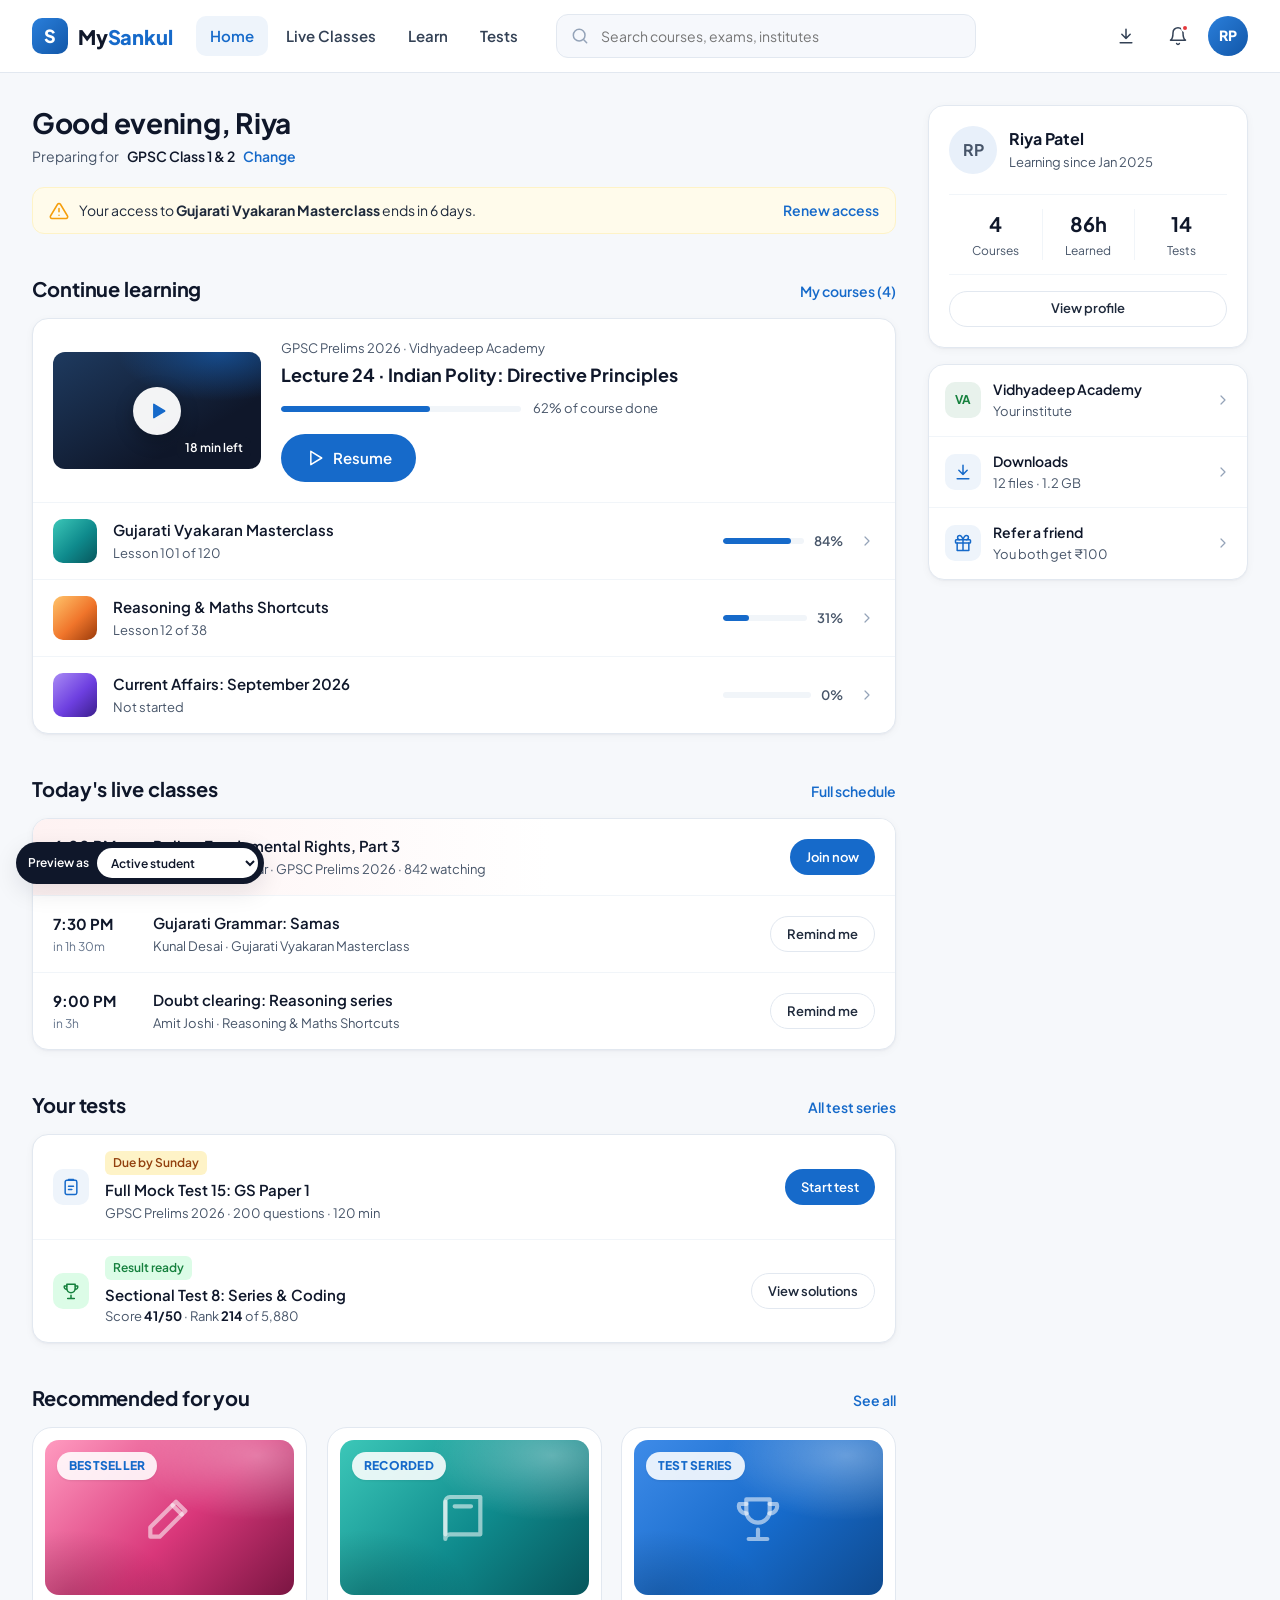
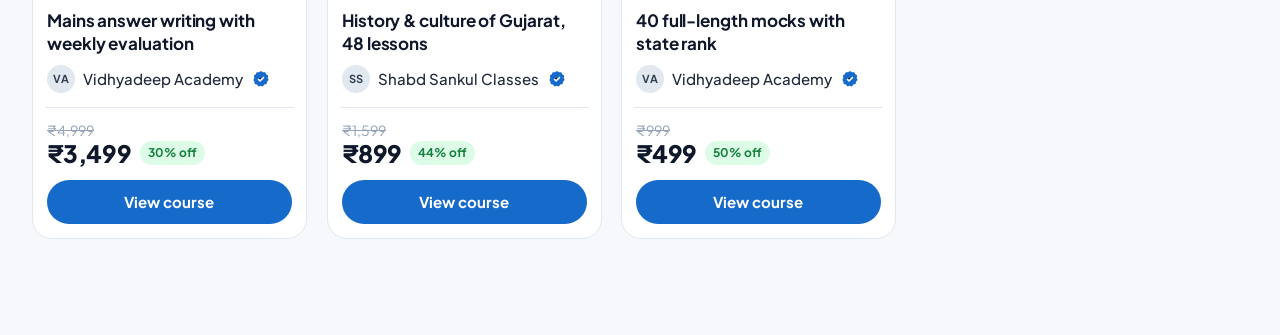
<file: home.html>
<!DOCTYPE html>
<html lang="en">
<head>
<meta charset="utf-8">
<meta name="viewport" content="width=device-width, initial-scale=1">
<title>Home · MySankul</title>
<link rel="preconnect" href="https://fonts.googleapis.com">
<link rel="preconnect" href="https://fonts.gstatic.com" crossorigin>
<link href="https://fonts.googleapis.com/css2?family=Plus+Jakarta+Sans:wght@400;500;600;700;800&display=swap" rel="stylesheet">
<style>
/* ==========================================================
   MySankul — App design system (web)
   Source of truth: MySankul student mobile app screens.
   Scope: profile.html, institute.html, signin.html ONLY.

   COLOR RULES (one system, no extras)
   - Blue   #166ACA  → every action: buttons, links, selected tabs, toggles, focus
   - Green  #15803D  → institute identity (header) + success (verified, paid, % off, valid till)
   - Red    #DC2626  → danger / failed / errors + SkillSankul entry point
   - Amber  #F59E0B  → ratings stars, pending, "Top rated", warnings
   - Purple #7C3AED  → "Purchased" state only
   - Slate  neutrals → all text, borders, surfaces
   TYPE: Plus Jakarta Sans · 12/13/14/16/18/20/24/28/32 (whole numbers) · 500/600/700
   ICONS: one line set · 24 grid · 1.8 stroke · round caps
   ========================================================== */

:root {
  /* Blue — primary action */
  --blue-50:  #EEF4FB;
  --blue-100: #E8F0FA;
  --blue-200: #D0E1F4;
  --blue-600: #166ACA;
  --blue-700: #1257A8;
  --blue-800: #0F4A8F;

  /* Green — institute + success */
  --green-50:  #E8F2EC;
  --green-100: #DCFCE7;
  --green-600: #16A34A;
  --green-700: #15803D;

  /* Red — danger */
  --red-50:  #FEF2F2;
  --red-100: #FEE2E2;
  --red-600: #DC2626;
  --red-700: #B91C1C;

  /* Amber — rating / pending / warning */
  --amber-50:  #FFFBEB;
  --amber-100: #FEF3C7;
  --amber-400: #FBBF24;
  --amber-500: #F59E0B;
  --amber-800: #92400E;

  /* Purple — purchased only */
  --purple-50:  #F5F3FF;
  --purple-600: #7C3AED;

  /* Slate — text, lines, surfaces */
  --slate-900: #0F172A;
  --slate-800: #1E293B;
  --slate-600: #475569;
  --slate-500: #64748B;
  --slate-400: #94A3B8;
  --slate-200: #E2E8F0;
  --slate-100: #F1F5F9;
  --bg:        #F6F8FB;
  --white:     #FFFFFF;

  --font: "Plus Jakarta Sans", system-ui, -apple-system, "Segoe UI", sans-serif;

  --r-8: 8px; --r-12: 12px; --r-16: 16px; --r-20: 20px; --pill: 999px;
  --shadow-card: 0 1px 2px rgba(15, 23, 42, .04), 0 2px 8px rgba(15, 23, 42, .04);
  --shadow-float: 0 8px 24px rgba(15, 23, 42, .10);
  --header-h: 72px;
  --container: 1264px;  /* 1216px content + 24px padding each side */
}

*, *::before, *::after { box-sizing: border-box; }
[hidden] { display: none !important; }
html { -webkit-text-size-adjust: 100%; scroll-behavior: smooth; }
body { margin: 0; font-family: var(--font); font-size: 14px; line-height: 1.5; color: var(--slate-900); background: var(--bg); -webkit-font-smoothing: antialiased; }
img, svg { display: block; max-width: 100%; }
a { color: inherit; text-decoration: none; }
button { font: inherit; color: inherit; background: none; border: 0; cursor: pointer; padding: 0; }
input, select, textarea { font: inherit; color: inherit; }
h1, h2, h3, h4, p { margin: 0; }
ul { list-style: none; margin: 0; padding: 0; }
:focus-visible { outline: 3px solid var(--blue-200); outline-offset: 2px; border-radius: 8px; }
.sr-only { position: absolute; width: 1px; height: 1px; overflow: hidden; clip: rect(0 0 0 0); white-space: nowrap; }
.skip-link { position: absolute; left: 16px; top: -60px; z-index: 100; background: var(--slate-900); color: #fff; padding: 10px 16px; border-radius: var(--r-8); }
.skip-link:focus { top: 12px; }
.container { width: 100%; max-width: var(--container); margin: 0 auto; padding: 0 24px; }

/* ---------- Icons ---------- */
.icon { width: 20px; height: 20px; flex: none; fill: none; stroke: currentColor; stroke-width: 1.8; stroke-linecap: round; stroke-linejoin: round; }
.icon-14 { width: 14px; height: 14px; }
.icon-16 { width: 16px; height: 16px; }
.icon-24 { width: 24px; height: 24px; }
.star { color: var(--amber-500); fill: var(--amber-500); stroke: none; }
.tick { width: 16px; height: 16px; color: var(--blue-600); flex: none; } /* verified institute tick = blue, as in app */

/* ---------- Type ---------- */
.t-32 { font-size: 32px; line-height: 1.2; font-weight: 700; letter-spacing: -.01em; }
.t-28 { font-size: 28px; line-height: 1.25; font-weight: 700; letter-spacing: -.01em; }
.t-24 { font-size: 24px; line-height: 1.3; font-weight: 700; }
.t-20 { font-size: 20px; line-height: 1.35; font-weight: 700; }
.t-18 { font-size: 18px; line-height: 1.4; font-weight: 700; }
.t-16 { font-size: 16px; line-height: 1.45; font-weight: 600; }
.t-14 { font-size: 14px; }
.t-13 { font-size: 13px; }
.t-12 { font-size: 12px; }
.w-500 { font-weight: 500; } .w-600 { font-weight: 600; } .w-700 { font-weight: 700; }
.c-900 { color: var(--slate-900); } .c-600 { color: var(--slate-600); } .c-500 { color: var(--slate-500); } .c-400 { color: var(--slate-400); }
.c-blue { color: var(--blue-600); } .c-green { color: var(--green-700); } .c-red { color: var(--red-600); }
.sec-label { font-size: 12px; font-weight: 700; letter-spacing: .04em; text-transform: uppercase; color: var(--slate-500); }
.sec-rule { display: flex; align-items: center; gap: 12px; font-size: 16px; font-weight: 600; color: var(--blue-600); }
.sec-rule::before, .sec-rule::after { content: ""; flex: 1; height: 1px; background: var(--slate-200); }
.strike { text-decoration: line-through; color: var(--slate-400); font-size: 13px; }
.dot-sep::before { content: "·"; margin: 0 6px; color: var(--slate-400); }

/* ---------- Buttons (pill, as in app) ---------- */
.btn {
  display: inline-flex; align-items: center; justify-content: center; gap: 8px;
  height: 48px; padding: 0 24px; border-radius: var(--pill);
  font-size: 15px; font-weight: 600; white-space: nowrap;
  transition: background .15s ease, color .15s ease, border-color .15s ease, opacity .15s;
}
.btn:disabled, .btn[aria-disabled="true"] { cursor: not-allowed; }
.btn-primary { background: var(--blue-600); color: #fff; }
.btn-primary:hover:not(:disabled) { background: var(--blue-700); }
.btn-primary:disabled { background: var(--slate-100); color: var(--slate-400); }
.btn-soft { background: var(--slate-100); color: var(--slate-800); }
.btn-soft:hover { background: var(--slate-200); }
.btn-outline { background: #fff; color: var(--slate-800); border: 1px solid var(--slate-200); }
.btn-outline:hover { border-color: var(--blue-200); color: var(--blue-600); }
.btn-blue-outline { background: #fff; color: var(--blue-600); border: 1.5px solid var(--blue-600); }
.btn-danger { background: var(--red-600); color: #fff; }
.btn-danger:hover { background: var(--red-700); }
.btn-lg { height: 52px; font-size: 16px; }
.btn-sm { height: 36px; padding: 0 16px; font-size: 13px; }
.btn-block { width: 100%; }
.link { color: var(--blue-600); font-weight: 600; display: inline-flex; align-items: center; gap: 4px; }
.link:hover { text-decoration: underline; }
.link-red { color: var(--red-600); font-weight: 600; }

/* ---------- Status chips ---------- */
.chip-s {
  display: inline-flex; align-items: center; gap: 4px; height: 24px; padding: 0 8px; border-radius: 6px;
  font-size: 12px; font-weight: 600; white-space: nowrap;
}
.chip-s .icon { width: 14px; height: 14px; }
.chip-s.caps { text-transform: uppercase; letter-spacing: .02em; font-size: 11px; font-weight: 700; }
.s-green  { background: var(--green-100); color: var(--green-700); }
.s-blue   { background: var(--blue-100);  color: var(--blue-600); }
.s-purple { background: var(--purple-50); color: var(--purple-600); }
.s-red    { background: var(--red-100);   color: var(--red-600); }
.s-amber  { background: var(--amber-100); color: var(--amber-800); }
.s-gold   { background: var(--amber-400); color: #78350F; }
.s-slate  { background: var(--slate-100); color: var(--slate-600); }

/* Filter pills (All / Courses / …) */
.pills { display: flex; gap: 8px; flex-wrap: wrap; }
.pill {
  height: 36px; padding: 0 16px; border-radius: var(--pill); border: 1px solid var(--slate-200); background: #fff;
  font-size: 13px; font-weight: 600; color: var(--slate-600); display: inline-flex; align-items: center; gap: 6px;
}
.pill:hover { border-color: var(--blue-200); color: var(--blue-600); }
.pill[aria-pressed="true"] { background: var(--blue-600); border-color: var(--blue-600); color: #fff; }

/* Segmented tabs (Courses 42 / Faculty 12 …) */
.seg-tabs { display: flex; gap: 4px; padding: 6px; background: var(--slate-100); border-radius: var(--pill); overflow-x: auto; scrollbar-width: none; }
.seg-tabs::-webkit-scrollbar { display: none; }
.seg-tab {
  flex: 1; min-width: max-content; height: 44px; padding: 0 20px; border-radius: var(--pill);
  font-size: 15px; font-weight: 600; color: var(--slate-500); display: inline-flex; align-items: center; justify-content: center; gap: 6px;
}
.seg-tab .n { font-size: 13px; font-weight: 600; color: var(--slate-400); }
.seg-tab:hover { color: var(--slate-800); }
.seg-tab[aria-selected="true"] { background: #fff; color: var(--blue-600); box-shadow: var(--shadow-card); }
[role="tabpanel"][hidden] { display: none; }

/* ---------- Surfaces ---------- */
.card { background: #fff; border: 1px solid var(--slate-200); border-radius: var(--r-16); box-shadow: var(--shadow-card); }
.card-p { padding: 20px; }
.divider { height: 1px; background: var(--slate-200); border: 0; margin: 0; }

/* Initials tiles */
.tile {
  width: 44px; height: 44px; border-radius: var(--r-12); flex: none;
  display: grid; place-items: center; color: #fff; font-weight: 700; font-size: 15px;
  background: linear-gradient(160deg, #1E7FE0, var(--blue-700));
}
.tile.green { background: var(--green-600); }
.tile-sm { width: 22px; height: 22px; border-radius: 6px; font-size: 10px; }
.tile-lg { width: 64px; height: 64px; border-radius: var(--r-16); font-size: 22px; }
.tile-xl { width: 88px; height: 88px; border-radius: var(--r-20); font-size: 30px; }
.avatar { width: 40px; height: 40px; border-radius: 50%; flex: none; display: grid; place-items: center; font-weight: 700; font-size: 14px; background: var(--blue-100); color: var(--blue-600); }
.avatar-56 { width: 56px; height: 56px; font-size: 18px; }

/* Icon tile (menu rows) — single tint for every row */
.ic-tile { width: 36px; height: 36px; border-radius: 10px; display: grid; place-items: center; background: var(--blue-50); color: var(--blue-600); flex: none; }
.ic-tile.red { background: var(--red-50); color: var(--red-600); }
.ic-tile.green { background: var(--green-100); color: var(--green-700); }

/* Thumbnails */
.thumb-sq { width: 64px; height: 64px; border-radius: var(--r-12); flex: none; background: linear-gradient(160deg, #2A9BF0 0%, var(--blue-600) 55%, var(--blue-800) 100%); }
.cover {
  position: relative; overflow: hidden;
  background:
    repeating-linear-gradient(0deg, rgba(255,255,255,.07) 0 2px, transparent 2px 9px),
    linear-gradient(135deg, #64748B 0%, #334155 60%, #1E293B 100%);
}
.cover-blue { background: linear-gradient(160deg, #2A9BF0 0%, var(--blue-600) 55%, var(--blue-800) 100%); }

/* Progress */
.bar { height: 6px; border-radius: var(--pill); background: var(--slate-100); overflow: hidden; }
.bar > span { display: block; height: 100%; border-radius: inherit; background: var(--blue-600); }
.bar.green > span { background: var(--green-600); }

/* ---------- Forms ---------- */
.field { display: flex; flex-direction: column; gap: 6px; }
.field > label { font-size: 12px; font-weight: 600; color: var(--slate-600); text-transform: uppercase; letter-spacing: .03em; }
.field > label .req { color: var(--red-600); }
.input, .select {
  height: 48px; width: 100%; border: 1px solid var(--slate-200); border-radius: var(--r-12); background: #fff; padding: 0 14px;
  font-size: 15px; color: var(--slate-900); transition: border-color .15s, box-shadow .15s;
}
.input::placeholder { color: var(--slate-400); }
.input:focus, .select:focus { outline: none; border-color: var(--blue-600); box-shadow: 0 0 0 4px var(--blue-100); }
.input.is-error { border-color: var(--red-600); box-shadow: 0 0 0 4px var(--red-50); }
.input:disabled { background: var(--slate-100); color: var(--slate-500); }
.help { font-size: 12px; color: var(--slate-500); }
.help.err { color: var(--red-600); font-weight: 600; display: flex; gap: 4px; align-items: center; }
.search { position: relative; }
.search .icon { position: absolute; left: 14px; top: 50%; transform: translateY(-50%); color: var(--slate-400); }
.search .input { padding-left: 44px; }

.switch { position: relative; width: 44px; height: 26px; flex: none; }
.switch input { position: absolute; inset: 0; opacity: 0; margin: 0; cursor: pointer; z-index: 1; }
.switch span { position: absolute; inset: 0; border-radius: var(--pill); background: var(--slate-200); transition: background .15s; }
.switch span::after { content: ""; position: absolute; top: 3px; left: 3px; width: 20px; height: 20px; border-radius: 50%; background: #fff; box-shadow: 0 1px 2px rgba(15,23,42,.2); transition: transform .15s; }
.switch input:checked + span { background: var(--blue-600); }
.switch input:checked + span::after { transform: translateX(18px); }
.switch input:focus-visible + span { outline: 3px solid var(--blue-200); outline-offset: 2px; }

/* ---------- Header (these pages) ---------- */
.hdr { position: sticky; top: 0; z-index: 50; background: #fff; border-bottom: 1px solid var(--slate-200); }
.hdr .container { height: var(--header-h); display: flex; align-items: center; gap: 24px; }
.brand { display: flex; align-items: center; gap: 10px; font-size: 18px; font-weight: 700; color: var(--slate-900); }
.brand-mark { width: 32px; height: 32px; border-radius: 10px; background: var(--blue-600); color: #fff; display: grid; place-items: center; font-size: 16px; font-weight: 700; }
.hdr-nav { display: flex; gap: 4px; }
.hdr-nav a { height: 40px; padding: 0 14px; border-radius: var(--pill); display: inline-flex; align-items: center; font-size: 14px; font-weight: 600; color: var(--slate-600); }
.hdr-nav a:hover { background: var(--slate-100); color: var(--slate-900); }
.hdr-nav a[aria-current="page"] { background: var(--blue-50); color: var(--blue-600); }
.hdr-search { flex: 1; max-width: 380px; }
.hdr-search .input { height: 40px; border-radius: var(--pill); background: var(--bg); font-size: 14px; }
.hdr-actions { margin-left: auto; display: flex; align-items: center; gap: 8px; }
.icon-btn { width: 40px; height: 40px; border-radius: 50%; display: grid; place-items: center; color: var(--slate-600); position: relative; }
.icon-btn:hover { background: var(--slate-100); }
.icon-btn .badge-dot { position: absolute; top: 9px; right: 10px; width: 8px; height: 8px; border-radius: 50%; background: var(--red-600); border: 2px solid #fff; }
.hdr .avatar { width: 36px; height: 36px; background: var(--blue-600); color: #fff; }

/* ---------- Toast (3 variants, as in app) ---------- */
.toast {
  position: fixed; left: 50%; bottom: 24px; z-index: 120; transform: translate(-50%, 16px); opacity: 0; pointer-events: none;
  display: flex; align-items: center; gap: 10px; max-width: calc(100% - 32px); width: max-content;
  padding: 12px 16px; border-radius: var(--r-12); font-size: 14px; font-weight: 600; box-shadow: var(--shadow-float);
  transition: opacity .2s, transform .2s;
}
.toast.show { opacity: 1; transform: translate(-50%, 0); }
.toast.success { background: var(--green-700); color: #fff; }
.toast.warn { background: var(--amber-100); color: var(--amber-800); border: 1px solid #FDE68A; }
.toast.error { background: var(--red-100); color: var(--red-700); border: 1px solid #FECACA; }
.toast.info { background: var(--slate-900); color: #fff; }

/* ---------- Sheet / modal (bottom sheet on mobile) ---------- */
.sheet-bg { position: fixed; inset: 0; z-index: 100; background: rgba(15, 23, 42, .45); display: none; align-items: center; justify-content: center; padding: 16px; }
.sheet-bg.open { display: flex; }
.sheet { width: 100%; max-width: 440px; background: #fff; border-radius: var(--r-20); padding: 28px 24px 24px; text-align: center; box-shadow: var(--shadow-float); animation: sheetIn .22s ease; max-height: calc(100vh - 32px); overflow: auto; }
.sheet.left { text-align: left; }
.sheet .warn-ic { width: 56px; height: 56px; border-radius: 16px; margin: 0 auto 16px; display: grid; place-items: center; background: var(--red-50); color: var(--red-600); }
.sheet h2 { font-size: 20px; font-weight: 700; }
.sheet p.body { font-size: 14px; color: var(--slate-600); margin-top: 8px; }
.sheet .note { margin-top: 16px; padding: 12px 14px; border-radius: var(--r-12); background: var(--red-50); color: var(--red-700); font-size: 13px; font-weight: 600; border: 1px solid var(--red-100); }
.sheet .actions { display: flex; flex-direction: column; gap: 10px; margin-top: 20px; }
@keyframes sheetIn { from { opacity: 0; transform: translateY(12px); } to { opacity: 1; transform: none; } }
@media (max-width: 600px) {
  .sheet-bg { align-items: flex-end; padding: 0; }
  .sheet { max-width: none; border-radius: 24px 24px 0 0; padding-bottom: 32px; }
  .sheet::before { content: ""; display: block; width: 40px; height: 4px; border-radius: 4px; background: var(--slate-200); margin: -12px auto 20px; }
}

/* SkillSankul entry (red) */
.fab { position: fixed; right: 24px; bottom: 24px; z-index: 40; width: 56px; height: 56px; border-radius: 18px; background: var(--red-600); color: #fff; display: grid; place-items: center; box-shadow: 0 10px 24px rgba(220, 38, 38, .35); }
.fab:hover { background: var(--red-700); }

@media (max-width: 960px) {
  .hdr-nav, .hdr-search { display: none; }
}
@media (max-width: 600px) {
  .container { padding: 0 16px; }
  .fab { right: 16px; bottom: 16px; }
}
@media (prefers-reduced-motion: reduce) {
  *, *::before, *::after { animation: none !important; transition: none !important; scroll-behavior: auto !important; }
}

</style>
<style>
  /* ===== Default site header + footer (identical to index.html) — shown to logged-out visitors ===== */
  .lg { --brand-50: #EEF4FB; --brand-200: #D0E1F4; --brand-500: #2A7FDB; --brand-600: #166ACA; --brand-700: #1257A8; --ink-900: #0F172A; --ink-700: #334155; --ink-500: #64748B; --line: #E2E8F0; --line-soft: #EEF2F7; font-family: var(--font); line-height: 1.55; }
  .lg .container { width: 100%; max-width: 1264px; margin: 0 auto; padding: 0 24px; }
  .lg.site-header { position: sticky; top: 0; z-index: 50; background: rgba(255,255,255,.92); backdrop-filter: saturate(180%) blur(12px); -webkit-backdrop-filter: saturate(180%) blur(12px); border-bottom: 1px solid var(--line); }
  .lg.site-header .container { display: flex; align-items: center; gap: 24px; height: 72px; position: relative; }
  .lg .logo { display: flex; align-items: center; gap: 10px; font-weight: 800; font-size: 20px; letter-spacing: -.01em; color: var(--ink-900); }
  .lg .logo-mark { width: 36px; height: 36px; border-radius: 10px; background: linear-gradient(135deg, var(--brand-500), var(--brand-700)); display: grid; place-items: center; color: #fff; font-size: 18px; font-weight: 800; }
  .lg .logo span b { color: var(--brand-600); font-weight: 800; }
  .lg .main-nav { display: flex; gap: 4px; }
  .lg .main-nav a { height: 40px; display: inline-flex; align-items: center; padding: 0 14px; border-radius: 10px; font-size: 15px; font-weight: 600; color: var(--ink-700); }
  .lg .main-nav a:hover { background: var(--line-soft); color: var(--ink-900); }
  .lg .main-nav a[aria-current="page"] { color: var(--brand-600); background: var(--brand-50); }
  .lg .header-actions { display: flex; align-items: center; gap: 8px; margin-left: auto; }
  .lg .icon-btn { width: 44px; height: 44px; border-radius: 12px; display: grid; place-items: center; color: var(--ink-700); }
  .lg .icon-btn:hover { background: var(--line-soft); }
  .lg .lang-select { height: 40px; border: 1px solid var(--line); border-radius: 10px; background: #fff; padding: 0 10px; font-size: 14px; font-weight: 600; color: var(--ink-700); }
  .lg .menu-toggle { display: none; }
  .lg .btn { display: inline-flex; align-items: center; justify-content: center; gap: 8px; height: 44px; padding: 0 20px; border-radius: 12px; font-size: 15px; font-weight: 700; white-space: nowrap; transition: background .15s, color .15s; }
  .lg .btn-primary { background: var(--brand-600); color: #fff; box-shadow: 0 6px 16px rgba(22,106,202,.25); }
  .lg .btn-primary:hover { background: var(--brand-700); }
  .lg .btn-ghost { color: var(--brand-600); padding: 0 12px; background: none; }
  .lg .btn-ghost:hover { background: var(--brand-50); }
  .lg .btn-sm { height: 36px; padding: 0 14px; font-size: 14px; border-radius: 10px; }

  .lg.site-footer { background: #0F172A; color: #CBD5E1; padding: 64px 0 32px; font-size: 15px; }
  .lg .footer-grid { display: grid; grid-template-columns: 1.4fr repeat(4, 1fr); gap: 32px; }
  .lg.site-footer h4 { color: #fff; font-size: 15px; font-weight: 700; margin-bottom: 14px; }
  .lg.site-footer li { margin-bottom: 10px; font-size: 14px; }
  .lg.site-footer a:hover { color: #fff; }
  .lg.site-footer .logo { color: #fff; }
  .lg .footer-bottom { margin-top: 48px; padding-top: 24px; border-top: 1px solid #1E293B; display: flex; justify-content: space-between; gap: 16px; flex-wrap: wrap; font-size: 13px; color: #94A3B8; }
  .lg .store-btn { display: inline-flex; align-items: center; gap: 10px; height: 48px; padding: 0 16px; border-radius: 12px; border: 1px solid #334155; color: #fff; font-size: 13px; line-height: 1.2; }
  .lg .store-btn:hover { border-color: #64748B; }
  .lg .store-btn b { display: block; font-size: 15px; }

  /* signed-in variant (identical to home.html header) */
  .lg .header-search { flex: 1; max-width: 420px; position: relative; }
  .lg .header-search input { width: 100%; height: 44px; border-radius: 12px; border: 1px solid var(--line); background: #F6F8FC; padding: 0 16px 0 44px; font-size: 14px; }
  .lg .header-search input:focus { outline: none; border-color: var(--brand-500); background: #fff; box-shadow: 0 0 0 4px var(--brand-50); }
  .lg .header-search .icon { position: absolute; left: 14px; top: 12px; color: #94A3B8; }
  .lg .icon-btn { position: relative; }
  .lg .icon-btn .dot { position: absolute; top: 10px; right: 11px; width: 8px; height: 8px; border-radius: 50%; background: #E5383B; border: 2px solid #fff; }
  .lg .avatar { width: 40px; height: 40px; border-radius: 50%; flex: none; background: linear-gradient(135deg, var(--brand-500), var(--brand-700)); color: #fff; display: grid; place-items: center; font-weight: 800; font-size: 14px; }

  @media (max-width: 1080px) {
    .lg .header-search { display: none; }
    .lg .footer-grid { grid-template-columns: 1fr 1fr 1fr; }
    .lg .footer-grid > :first-child { grid-column: 1 / -1; }
  }
  @media (max-width: 860px) {
    .lg .main-nav { display: none; }
    .lg .main-nav.open { display: flex; flex-direction: column; position: absolute; top: 72px; left: 0; right: 0; background: #fff; padding: 12px 16px 20px; border-bottom: 1px solid var(--line); box-shadow: 0 6px 20px rgba(15,23,42,.08); }
    .lg .main-nav.open a { height: 48px; }
    .lg .menu-toggle { display: grid; }
    .lg .lang-select { display: none; }
  }
  @media (max-width: 600px) {
    .lg .container { padding: 0 16px; }
    .lg .footer-grid { grid-template-columns: 1fr 1fr; }
    .lg.site-header .container { gap: 12px; }
    .lg .header-actions .btn-ghost { padding: 0 8px; }
    .lg .header-actions .btn-primary { display: none; }
    .lg .header-actions .hide-sm { display: none; }
  }
</style>
<style>
  /* ===== Course card (shared, from the MySankul card design) ===== */
  .ccard { container-type: inline-size; display: flex; flex-direction: column; gap: 0; padding: 12px; background: #fff; border: 1px solid #E2E8F0; border-radius: 20px; color: #0F172A; font-family: "Plus Jakarta Sans", system-ui, sans-serif; text-decoration: none; transition: box-shadow .2s ease, transform .2s ease, border-color .2s ease; }
  .ccard:hover { box-shadow: 0 10px 28px rgba(15, 23, 42, .10); transform: translateY(-2px); border-color: #D0E1F4; }
  .ccard:focus-visible { outline: 3px solid #D0E1F4; outline-offset: 2px; }
  .ccard-img { position: relative; aspect-ratio: 16 / 10; border-radius: 14px; overflow: hidden; display: grid; place-items: center; color: rgba(255, 255, 255, .55); }
  .ccard-img::before { content: ""; position: absolute; inset: 0; background: radial-gradient(80% 70% at 85% 10%, rgba(255,255,255,.35), transparent 60%), radial-gradient(60% 60% at 10% 100%, rgba(0,0,0,.18), transparent 70%); }
  .ccard-img .ccard-ic { width: 56px; height: 56px; position: relative; }
  .ccard-badge { position: absolute; top: 12px; left: 12px; z-index: 1; display: inline-flex; align-items: center; gap: 6px; height: 28px; padding: 0 12px; border-radius: 999px; background: rgba(255, 255, 255, .88); backdrop-filter: blur(6px); -webkit-backdrop-filter: blur(6px); box-shadow: 0 1px 2px rgba(15,23,42,.08); color: #166ACA; font-size: 12px; font-weight: 800; letter-spacing: .02em; text-transform: uppercase; }
  .ccard-badge.live { color: #DC2626; }
  .ccard-badge.live::before { content: ""; width: 7px; height: 7px; border-radius: 50%; background: #DC2626; }
  .ccard-title { margin: 14px 2px 0; font-size: 18px; line-height: 1.35; font-weight: 700; letter-spacing: -.005em; display: -webkit-box; -webkit-line-clamp: 2; -webkit-box-orient: vertical; overflow: hidden; min-height: 2.7em; }
  .ccard-inst { display: flex; align-items: center; gap: 8px; margin: 10px 2px 0; font-size: 15px; font-weight: 500; color: #1E293B; min-width: 0; }
  .ccard-inst span.nm { white-space: nowrap; overflow: hidden; text-overflow: ellipsis; }
  .ccard-av { width: 28px; height: 28px; border-radius: 50%; flex: none; display: grid; place-items: center; background: #E2E8F0; color: #334155; font-size: 11px; font-weight: 700; }
  .ccard-tick { width: 20px; height: 20px; flex: none; color: #166ACA; }
  .ccard-inst { margin-bottom: 14px; }
  .ccard-foot { display: flex; align-items: flex-end; justify-content: space-between; gap: 12px; margin-top: auto; padding: 14px 2px 2px; border-top: 1px solid #E2E8F0; }
  .ccard-price s { display: block; font-size: 14px; color: #94A3B8; line-height: 1.2; }
  .ccard-price div { display: flex; align-items: center; gap: 8px; }
  .ccard-price b { font-size: 24px; font-weight: 800; line-height: 1.2; letter-spacing: -.01em; }
  .ccard-off { display: inline-flex; align-items: center; height: 24px; padding: 0 8px; border-radius: 999px; background: #DCFCE7; color: #15803D; font-size: 12px; font-weight: 700; white-space: nowrap; }
  .ccard-btn { flex: none; display: inline-flex; align-items: center; justify-content: center; height: 44px; padding: 0 20px; border-radius: 999px; background: #166ACA; color: #fff; font-size: 15px; font-weight: 700; white-space: nowrap; transition: background .15s; }
  .ccard:hover .ccard-btn { background: #1257A8; }
  /* Narrow cards: button goes full width under the price */
  @container (max-width: 300px) {
    .ccard-foot { flex-wrap: wrap; }
    .ccard-btn { width: 100%; }
    .ccard-title { font-size: 17px; }
  }
  /* Cover colours (replace with real course photos when available) */
  .cg-blue   { background: linear-gradient(135deg, #3E8BE8, #166ACA 55%, #0F4A8F); }
  .cg-teal   { background: linear-gradient(135deg, #3CC7B8, #0F8B8D 55%, #07565C); }
  .cg-violet { background: linear-gradient(135deg, #A98BF5, #6D3FE0 55%, #3B1E8C); }
  .cg-orange { background: linear-gradient(135deg, #FFC46B, #F0752B 55%, #9A3B0B); }
  .cg-pink   { background: linear-gradient(135deg, #FF9BC0, #D9377A 55%, #7A1542); }
  .cg-green  { background: linear-gradient(135deg, #7BE3A6, #16A34A 55%, #0B5E2B); }
  .cg-slate  { background: linear-gradient(135deg, #94A3B8, #475569 55%, #1E293B); }
  /* Optional extras (explore page): class mode, wishlist, meta, language */
  .ccard-mode { position: absolute; left: 12px; bottom: 12px; z-index: 2; display: inline-flex; align-items: center; gap: 6px; height: 28px; padding: 0 10px; border-radius: 8px; background: #fff; color: #0F172A; font-size: 12px; font-weight: 700; box-shadow: 0 1px 2px rgba(15,23,42,.1); }
  .ccard-mode svg { width: 14px; height: 14px; fill: none; stroke: #166ACA; stroke-width: 1.8; stroke-linecap: round; stroke-linejoin: round; }
  .ccard-mode.live svg { stroke: #DC2626; }
  .ccard-fav { position: absolute; top: 10px; right: 10px; z-index: 3; width: 38px; height: 38px; border-radius: 50%; display: grid; place-items: center; background: rgba(255,255,255,.92); color: #334155; box-shadow: 0 1px 3px rgba(15,23,42,.12); transition: transform .15s; }
  .ccard-fav:hover { transform: scale(1.06); color: #DC2626; }
  .ccard-fav[aria-pressed="true"] { color: #DC2626; }
  .ccard-fav svg { width: 18px; height: 18px; fill: none; stroke: currentColor; stroke-width: 1.8; }
  .ccard-link { color: inherit; }
  .ccard-mode, .ccard-badge { pointer-events: none; }
  .ccard-link::after { content: ""; position: absolute; inset: 0; z-index: 1; border-radius: 20px; }
  article.ccard { position: relative; }
  article.ccard .ccard-inst { margin-bottom: 0; }
  .ccard-meta { display: flex; align-items: center; flex-wrap: wrap; gap: 4px 0; margin: 10px 2px 0; font-size: 13px; color: #475569; }
  .ccard-meta > span + span::before { content: "·"; margin: 0 8px; color: #CBD5E1; }
  .ccard-meta .r { color: #0F172A; font-weight: 700; display: inline-flex; align-items: center; gap: 4px; }
  .ccard-meta .r svg { width: 14px; height: 14px; fill: #F59E0B; stroke: none; }
  .ccard-meta .r small { font-size: 13px; font-weight: 500; color: #94A3B8; }
  .ccard-lang { margin: 4px 2px 14px; font-size: 13px; color: #64748B; }
</style>

<style>
  /* ---------- State switching (active student / new user) ---------- */
  body[data-state="active"] [data-show="new"],
  body[data-state="new"] [data-show="active"] { display: none !important; }

  .home { padding-top: 32px; padding-bottom: 96px; }
  .layout { display: grid; grid-template-columns: minmax(0, 1fr) 320px; gap: 32px; align-items: start; }
  body[data-state="new"] .layout { grid-template-columns: minmax(0, 1fr); }

  /* ---------- Greeting ---------- */
  .greet h1 { font-size: 28px; font-weight: 700; letter-spacing: -.01em; line-height: 1.25; }
  .greet .sub { display: flex; align-items: center; gap: 8px; margin-top: 6px; font-size: 14px; color: var(--slate-600); flex-wrap: wrap; }
  .greet .sub b { color: var(--slate-900); font-weight: 600; }

  /* ---------- Sections ---------- */
  .sec { margin-top: 40px; scroll-margin-top: calc(var(--header-h) + 16px); }
  .sec-h { display: flex; align-items: baseline; justify-content: space-between; gap: 12px; margin-bottom: 14px; }
  .sec-h h2 { font-size: 20px; font-weight: 700; letter-spacing: -.005em; }
  .sec-h p { font-size: 14px; color: var(--slate-600); margin-top: 2px; }

  /* ---------- Notice (renewal) ---------- */
  .notice { display: flex; align-items: center; gap: 10px; margin-top: 20px; padding: 12px 16px; border-radius: var(--r-12); background: var(--amber-50); border: 1px solid var(--amber-100); font-size: 14px; color: var(--slate-800); }
  .notice .icon { color: var(--amber-500); }
  .notice .link { margin-left: auto; white-space: nowrap; }

  /* ---------- Rows inside one card ---------- */
  .list { overflow: hidden; }
  .row { display: flex; align-items: center; gap: 16px; padding: 16px 20px; border-top: 1px solid var(--slate-100); }
  .row:first-child { border-top: 0; }
  .row .grow { flex: 1; min-width: 0; }
  .row .t { font-size: 15px; font-weight: 600; color: var(--slate-900); }
  .row .m { font-size: 13px; color: var(--slate-600); margin-top: 2px; }
  .row .act { flex: none; }
  a.row:hover { background: var(--bg); }

  /* ---------- Video thumbnail ---------- */
  .vthumb { position: relative; flex: none; border-radius: var(--r-12); overflow: hidden; background: linear-gradient(150deg, #1E3A5F, #0F172A 70%); display: grid; place-items: center; color: #fff; }
  .vthumb::before { content: ""; position: absolute; inset: 0; background: radial-gradient(70% 60% at 80% 0%, rgba(22,106,202,.55), transparent 70%); }
  .vthumb .play { position: relative; width: 48px; height: 48px; border-radius: 50%; background: rgba(255,255,255,.95); color: var(--blue-600); display: grid; place-items: center; box-shadow: 0 6px 18px rgba(0,0,0,.25); }
  .vthumb .play .icon { width: 20px; height: 20px; fill: currentColor; margin-left: 2px; }
  .vthumb .dur { position: absolute; right: 10px; bottom: 10px; padding: 2px 8px; border-radius: 6px; background: rgba(15,23,42,.75); font-size: 12px; font-weight: 600; }
  .vthumb .tag { position: absolute; left: 10px; top: 10px; padding: 3px 10px; border-radius: var(--pill); background: #fff; color: var(--green-700); font-size: 12px; font-weight: 700; }
  .vthumb .who { position: absolute; left: 12px; bottom: 10px; font-size: 12px; font-weight: 600; color: rgba(255,255,255,.85); }

  /* ---------- Active: continue learning ---------- */
  .resume { display: flex; gap: 20px; padding: 20px; align-items: center; }
  .resume .vthumb { width: 208px; aspect-ratio: 16 / 9; }
  .resume .grow { flex: 1; min-width: 0; }
  .resume .course { font-size: 13px; color: var(--slate-600); }
  .resume h3 { font-size: 18px; font-weight: 700; line-height: 1.35; margin: 4px 0 12px; }
  .resume .prog { display: flex; align-items: center; gap: 12px; font-size: 13px; color: var(--slate-600); }
  .resume .prog .bar { flex: 1; max-width: 240px; }
  .resume .btn { margin-top: 16px; }
  .crow .pct { width: 120px; flex: none; display: flex; align-items: center; gap: 10px; font-size: 13px; font-weight: 600; color: var(--slate-600); }
  .crow .pct .bar { flex: 1; }
  .crow .chev { color: var(--slate-400); }
  .crow .thumb-sq { width: 44px; height: 44px; border-radius: 10px; }

  /* ---------- Live rows ---------- */
  .time { width: 84px; flex: none; }
  .time b { display: block; font-size: 15px; font-weight: 700; }
  .time span { font-size: 12px; color: var(--slate-500); }
  .time b, .time span { white-space: nowrap; }
  .sec-h .link { white-space: nowrap; flex: none; }
  .time .now { color: var(--red-600); font-weight: 700; }
  .row.is-live { background: linear-gradient(90deg, var(--red-50), #fff 60%); }
  .live-dot { display: inline-flex; align-items: center; gap: 6px; }
  .live-dot::before { content: ""; width: 7px; height: 7px; border-radius: 50%; background: var(--red-600); animation: pulse 1.6s ease-in-out infinite; }
  @keyframes pulse { 50% { opacity: .35; } }

  /* ---------- Test rows ---------- */
  .row .chip-s { margin-bottom: 4px; }
  .score { font-size: 13px; color: var(--slate-600); }
  .score b { color: var(--slate-900); font-weight: 700; }

  /* ---------- Course grids ---------- */
  .cgrid { display: grid; grid-template-columns: repeat(3, minmax(0, 1fr)); gap: 20px; }
  body[data-state="new"] .cgrid { grid-template-columns: repeat(4, minmax(0, 1fr)); }

  /* ---------- New user: start card ---------- */
  .start { display: grid; grid-template-columns: minmax(0, 1fr) minmax(0, 1.05fr); gap: 32px; align-items: center; margin-top: 24px; padding: 28px; }
  .start .kick { font-size: 13px; font-weight: 700; color: var(--blue-600); }
  .start h2 { font-size: 26px; font-weight: 700; line-height: 1.3; letter-spacing: -.01em; margin: 8px 0 10px; }
  .start p { font-size: 15px; color: var(--slate-600); max-width: 460px; }
  .start .facts { display: flex; flex-wrap: wrap; gap: 6px 16px; margin-top: 16px; font-size: 13px; color: var(--slate-600); }
  .start .facts span { display: inline-flex; align-items: center; gap: 6px; }
  .start .facts .icon { width: 16px; height: 16px; color: var(--slate-400); }
  .start .facts .star { color: var(--amber-500); fill: var(--amber-500); stroke: none; }
  .start .cta { display: flex; align-items: center; gap: 20px; flex-wrap: wrap; margin-top: 24px; }
  .start .vthumb { width: 100%; aspect-ratio: 16 / 9; border-radius: var(--r-16); }
  .start .vthumb .play { width: 64px; height: 64px; }
  .start .vthumb .play .icon { width: 26px; height: 26px; }

  .help-line { display: flex; align-items: center; gap: 12px; margin-top: 40px; padding-top: 24px; border-top: 1px solid var(--slate-200); font-size: 14px; color: var(--slate-600); flex-wrap: wrap; }
  .help-line .links { display: flex; gap: 20px; margin-left: auto; }

  /* ---------- Right rail (active only) ---------- */
  .rail-col { display: flex; flex-direction: column; gap: 16px; position: sticky; top: calc(var(--header-h) + 24px); }
  .me { padding: 20px; }
  .me-h { display: flex; align-items: center; gap: 12px; }
  .me-h .avatar { width: 48px; height: 48px; font-size: 16px; }
  .me-h b { display: block; font-size: 16px; font-weight: 700; }
  .me-h span { font-size: 13px; color: var(--slate-600); }
  .stats { display: grid; grid-template-columns: repeat(3, 1fr); margin: 20px 0 16px; padding: 14px 0; border-top: 1px solid var(--slate-100); border-bottom: 1px solid var(--slate-100); text-align: center; }
  .stats div + div { border-left: 1px solid var(--slate-100); }
  .stats b { display: block; font-size: 20px; font-weight: 700; }
  .stats span { font-size: 12px; color: var(--slate-600); }
  .mini .row { padding: 14px 16px; gap: 12px; }
  .mini .t { font-size: 14px; }
  .inst-av { width: 36px; height: 36px; border-radius: 10px; flex: none; display: grid; place-items: center; background: var(--green-50); color: var(--green-700); font-size: 12px; font-weight: 700; }

  /* ---------- Preview switcher (review only — remove before launch) ---------- */
  .proto { position: fixed; left: 16px; bottom: 16px; z-index: 110; display: flex; align-items: center; gap: 8px; padding: 6px 6px 6px 12px; border-radius: var(--pill); background: var(--slate-900); color: #fff; font-size: 12px; font-weight: 600; box-shadow: var(--shadow-float); }
  .proto select { height: 30px; border-radius: var(--pill); border: 0; padding: 0 10px; font-size: 12px; font-weight: 600; background: #fff; color: var(--slate-900); }

  /* ---------- Responsive ---------- */
  @media (max-width: 1100px) {
    body[data-state="new"] .cgrid { grid-template-columns: repeat(3, minmax(0, 1fr)); }
    body[data-state="new"] .cgrid > :nth-child(4) { display: none; }
  }
  @media (max-width: 1024px) {
    .layout { grid-template-columns: minmax(0, 1fr); }
    .rail-col { position: static; display: grid; grid-template-columns: 1fr 1fr; }
  }
  @media (max-width: 860px) {
    .start { grid-template-columns: minmax(0, 1fr); gap: 20px; padding: 20px; }
    .start .media { order: -1; }
    .cgrid, body[data-state="new"] .cgrid { display: flex; overflow-x: auto; scroll-snap-type: x mandatory; scrollbar-width: none; margin: 0 -24px; padding: 2px 24px 8px; gap: 16px; }
    .cgrid::-webkit-scrollbar { display: none; }
    .cgrid > .ccard, body[data-state="new"] .cgrid > :nth-child(4) { display: flex; flex: 0 0 280px; scroll-snap-align: start; }
  }
  @media (max-width: 600px) {
    .home { padding-top: 20px; }
    .greet h1 { font-size: 22px; }
    .sec { margin-top: 32px; }
    .start h2 { font-size: 21px; }
    .start .cta .btn { width: 100%; }
    .resume { flex-direction: column; align-items: stretch; padding: 16px; }
    .resume .vthumb { width: 100%; }
    .resume .btn { width: 100%; }
    .row { padding: 14px 16px; gap: 12px; flex-wrap: wrap; }
    .row .act { width: 100%; }
    .row .act .btn { width: 100%; }
    .crow { flex-wrap: nowrap; }
    .crow .pct { width: 84px; }
    .time { width: 76px; }
    .time b { font-size: 14px; }
    .cgrid, body[data-state="new"] .cgrid { margin: 0 -16px; padding: 2px 16px 8px; }
    .rail-col { grid-template-columns: minmax(0, 1fr); }
    .help-line .links { margin-left: 0; }
    .notice { display: grid; grid-template-columns: auto minmax(0, 1fr); align-items: start; }
    .notice .link { grid-column: 2; margin-left: 0; }
    .proto span { display: none; }
  }
</style>
</head>
<body data-state="active" data-unav="home">
<a class="skip-link" href="#main">Skip to content</a>

<header class="lg site-header" data-role="member student">
  <div class="container">
    <button class="icon-btn menu-toggle" data-lg-menu aria-controls="lg-unav" aria-expanded="false" aria-label="Open menu"><svg class="icon"><use href="#i-menu"/></svg></button>
    <a href="home.html" class="logo" aria-label="MySankul home"><span class="logo-mark">S</span><span>My<b>Sankul</b></span></a>
    <nav class="main-nav" id="lg-unav" aria-label="Primary">
      <a href="home.html" data-unav="home">Home</a>
      <a href="home.html#live" data-unav="live">Live Classes</a>
      <a href="home.html#learn" data-unav="learn">Learn</a>
      <a href="test-series.html?as=member#my" data-unav="tests">Tests</a>
    </nav>
    <form class="header-search" role="search" onsubmit="event.preventDefault()">
      <label for="lg-q" class="sr-only">Search</label>
      <svg class="icon"><use href="#i-search"/></svg>
      <input id="lg-q" type="search" placeholder="Search courses, exams, institutes">
    </form>
    <div class="header-actions">
      <a href="profile.html#downloads" class="icon-btn hide-sm" aria-label="Downloads"><svg class="icon"><use href="#i-download"/></svg></a>
      <button class="icon-btn" aria-label="Notifications, 3 unread"><svg class="icon"><use href="#i-bell"/></svg><span class="dot"></span></button>
      <a href="profile.html" class="avatar" aria-label="Your profile">RP</a>
    </div>
  </div>
</header>
<script>
  // Default header: mobile menu + "Sign in" returns the visitor to this page, signed in
  (function () {
    if (window.__lgInit) return; window.__lgInit = true;
    document.querySelectorAll('[data-lg-menu]').forEach(t => {
      const n = document.getElementById(t.getAttribute('aria-controls'));
      t.addEventListener('click', () => { const o = t.getAttribute('aria-expanded') !== 'true'; t.setAttribute('aria-expanded', String(o)); n && n.classList.toggle('open', o); });
    });
    const un = document.body.dataset.unav; if (un) { const a = document.querySelector(`.lg [data-unav="${un}"]`); a && a.setAttribute('aria-current', 'page'); }
    const here = location.pathname.split('/').pop() || 'index.html';
    const next = here + '?as=member' + (location.hash || '');
    document.querySelectorAll('[data-signin]').forEach(a => a.href = 'signin.html?next=' + encodeURIComponent(next));
    const cur = document.body.dataset.nav; if (cur) { const a = document.querySelector(`.lg [data-nav="${cur}"]`); a && a.setAttribute('aria-current', 'page'); }
  })();
</script>

<main id="main" class="container home">
  <div class="layout">
    <div class="main-col">

      <!-- ================= Greeting ================= -->
      <header class="greet">
        <h1 data-show="active">Good evening, Riya</h1>
        <h1 data-show="new">Welcome to MySankul, Riya</h1>
        <div class="sub">Preparing for <b>GPSC Class 1 &amp; 2</b> <a href="profile.html#edit" class="link">Change</a></div>
      </header>

      <!-- ================= NEW USER ================= -->
      <section class="card start" data-show="new" aria-labelledby="start-title">
        <div>
          <div class="kick">Start here · free, no payment needed</div>
          <h2 id="start-title">Watch a free Polity lecture from Vidhyadeep Academy</h2>
          <p>See how a verified GPSC institute teaches before you choose a course. Notes are included.</p>
          <div class="facts">
            <span><svg class="icon star"><use href="#i-star"/></svg>4.8 (2,140)</span>
            <span><svg class="icon"><use href="#i-clock"/></svg>52 min</span>
            <span><svg class="icon"><use href="#i-globe"/></svg>Gujarati</span>
          </div>
          <div class="cta">
            <a href="course.html?as=member#content" class="btn btn-primary btn-lg"><svg class="icon"><use href="#i-play"/></svg>Watch free lecture</a>
            <a href="#tests" class="link">Or take a free mock test</a>
          </div>
        </div>
        <a href="course.html?as=member#content" class="media" aria-label="Play free lecture">
          <div class="vthumb">
            <span class="tag">FREE</span>
            <span class="play"><svg class="icon"><use href="#i-play"/></svg></span>
            <span class="who">Prof. Hitesh Parmar</span>
            <span class="dur">52:10</span>
          </div>
        </a>
      </section>

      <!-- ================= ACTIVE ================= -->
      <div class="notice" data-show="active" role="status">
        <svg class="icon"><use href="#i-alert"/></svg>
        <span>Your access to <b>Gujarati Vyakaran Masterclass</b> ends in 6 days.</span>
        <a href="course.html?as=student&amp;days=7#content" class="link">Renew access</a>
      </div>

      <section class="sec" data-show="active" id="learn" aria-labelledby="cl-title">
        <div class="sec-h"><h2 id="cl-title">Continue learning</h2><a href="profile.html#courses" class="link">My courses (4)</a></div>
        <div class="card list">
          <div class="resume">
            <a href="course.html?as=student#content" class="vthumb" aria-label="Resume lecture 24">
              <span class="play"><svg class="icon"><use href="#i-play"/></svg></span>
              <span class="dur">18 min left</span>
            </a>
            <div class="grow">
              <div class="course">GPSC Prelims 2026 · Vidhyadeep Academy</div>
              <h3>Lecture 24 · Indian Polity: Directive Principles</h3>
              <div class="prog"><div class="bar"><span style="width:62%"></span></div>62% of course done</div>
              <a href="course.html?as=student#content" class="btn btn-primary"><svg class="icon"><use href="#i-play"/></svg>Resume</a>
            </div>
          </div>
          <a href="course.html?as=student#content" class="row crow">
            <span class="thumb-sq cg-teal"></span>
            <div class="grow"><div class="t">Gujarati Vyakaran Masterclass</div><div class="m">Lesson 101 of 120</div></div>
            <div class="pct"><div class="bar"><span style="width:84%"></span></div>84%</div>
            <svg class="icon icon-16 chev"><use href="#i-chev"/></svg>
          </a>
          <a href="course.html?as=student#content" class="row crow">
            <span class="thumb-sq cg-orange"></span>
            <div class="grow"><div class="t">Reasoning &amp; Maths Shortcuts</div><div class="m">Lesson 12 of 38</div></div>
            <div class="pct"><div class="bar"><span style="width:31%"></span></div>31%</div>
            <svg class="icon icon-16 chev"><use href="#i-chev"/></svg>
          </a>
          <a href="course.html?as=student#content" class="row crow">
            <span class="thumb-sq cg-violet"></span>
            <div class="grow"><div class="t">Current Affairs: September 2026</div><div class="m">Not started</div></div>
            <div class="pct"><div class="bar"><span style="width:0%"></span></div>0%</div>
            <svg class="icon icon-16 chev"><use href="#i-chev"/></svg>
          </a>
        </div>
      </section>

      <!-- ================= Live classes (both states) ================= -->
      <section class="sec" id="live" aria-labelledby="live-title">
        <div class="sec-h" data-show="active">
          <h2 id="live-title">Today's live classes</h2>
          <a href="course.html?as=student#content" class="link">Full schedule</a>
        </div>
        <div class="sec-h" data-show="new">
          <div><h2>Free live classes</h2><p>Open to everyone. Join one to see how classes work.</p></div>
        </div>

        <div class="card list" data-show="active">
          <div class="row is-live">
            <div class="time"><b>6:00 PM</b><span class="now live-dot">Live now</span></div>
            <div class="grow"><div class="t">Polity: Fundamental Rights, Part 3</div><div class="m">Prof. Hitesh Parmar · GPSC Prelims 2026 · 842 watching</div></div>
            <div class="act"><a href="course.html?as=student#content" class="btn btn-primary btn-sm">Join now</a></div>
          </div>
          <div class="row">
            <div class="time"><b>7:30 PM</b><span>in 1h 30m</span></div>
            <div class="grow"><div class="t">Gujarati Grammar: Samas</div><div class="m">Kunal Desai · Gujarati Vyakaran Masterclass</div></div>
            <div class="act"><button class="btn btn-outline btn-sm" data-remind>Remind me</button></div>
          </div>
          <div class="row">
            <div class="time"><b>9:00 PM</b><span>in 3h</span></div>
            <div class="grow"><div class="t">Doubt clearing: Reasoning series</div><div class="m">Amit Joshi · Reasoning &amp; Maths Shortcuts</div></div>
            <div class="act"><button class="btn btn-outline btn-sm" data-remind>Remind me</button></div>
          </div>
        </div>

        <div class="card list" data-show="new">
          <div class="row is-live">
            <div class="time"><b>6:00 PM</b><span class="now live-dot">Live now</span></div>
            <div class="grow"><div class="t">Polity: Fundamental Rights (demo class)</div><div class="m">Vidhyadeep Academy · 312 watching</div></div>
            <div class="act"><a href="course.html?as=member#content" class="btn btn-primary btn-sm">Join free</a></div>
          </div>
          <div class="row">
            <div class="time"><b>7:30 PM</b><span>Today</span></div>
            <div class="grow"><div class="t">Gujarati grammar basics for GPSC</div><div class="m">Shabd Sankul Classes · 40 min</div></div>
            <div class="act"><button class="btn btn-outline btn-sm" data-remind>Remind me</button></div>
          </div>
          <div class="row">
            <div class="time"><b>11:00 AM</b><span>Sat, 26 Sep</span></div>
            <div class="grow"><div class="t">How to plan GPSC Prelims in 6 months</div><div class="m">Vidhyadeep Academy · 45 min webinar</div></div>
            <div class="act"><button class="btn btn-outline btn-sm" data-remind>Remind me</button></div>
          </div>
        </div>
      </section>

      <!-- ================= Courses (new user: top courses first) ================= -->
      <section class="sec" data-show="new" id="learn-new" aria-labelledby="top-title">
        <div class="sec-h"><div><h2 id="top-title">Top GPSC courses</h2><p>Chosen by rating and results from verified institutes.</p></div><a href="courses.html?as=member" class="link">See all</a></div>
        <div class="cgrid">
          <a href="course.html?as=member" class="ccard">
  <div class="ccard-img cg-blue"><span class="ccard-badge">Bestseller</span><svg class="icon ccard-ic" aria-hidden="true"><use href="#i-book"/></svg></div>
  <h3 class="ccard-title">GPSC Prelims 2026: GS Paper 1 & 2 with 40 mocks</h3>
  <div class="ccard-inst"><span class="ccard-av">VA</span><span class="nm">Vidhyadeep Academy</span><svg class="ccard-tick" aria-label="Verified institute"><use href="#i-verified"/></svg></div>
  <div class="ccard-foot"><div class="ccard-price"><s>₹5,999</s><div><b>₹2,999</b><span class="ccard-off">50% off</span></div></div><span class="ccard-btn">View course</span></div>
</a>
<a href="course.html?as=member" class="ccard">
  <div class="ccard-img cg-orange"><span class="ccard-badge">Recorded</span><svg class="icon ccard-ic" aria-hidden="true"><use href="#i-edit"/></svg></div>
  <h3 class="ccard-title">Gujarati Vyakaran: 120 lessons + PDF notes</h3>
  <div class="ccard-inst"><span class="ccard-av">SS</span><span class="nm">Shabd Sankul Classes</span><svg class="ccard-tick" aria-label="Verified institute"><use href="#i-verified"/></svg></div>
  <div class="ccard-foot"><div class="ccard-price"><s>₹1,499</s><div><b>₹799</b><span class="ccard-off">47% off</span></div></div><span class="ccard-btn">View course</span></div>
</a>
<a href="course.html?as=member" class="ccard">
  <div class="ccard-img cg-pink"><span class="ccard-badge">Bestseller</span><svg class="icon ccard-ic" aria-hidden="true"><use href="#i-edit"/></svg></div>
  <h3 class="ccard-title">Mains answer writing with weekly evaluation</h3>
  <div class="ccard-inst"><span class="ccard-av">VA</span><span class="nm">Vidhyadeep Academy</span><svg class="ccard-tick" aria-label="Verified institute"><use href="#i-verified"/></svg></div>
  <div class="ccard-foot"><div class="ccard-price"><s>₹4,999</s><div><b>₹3,499</b><span class="ccard-off">30% off</span></div></div><span class="ccard-btn">View course</span></div>
</a>
<a href="course.html?as=member" class="ccard">
  <div class="ccard-img cg-violet"><span class="ccard-badge">New</span><svg class="icon ccard-ic" aria-hidden="true"><use href="#i-trophy"/></svg></div>
  <h3 class="ccard-title">LRD Reasoning & Maths: 60 hrs + 25 sectional tests</h3>
  <div class="ccard-inst"><span class="ccard-av">LC</span><span class="nm">Lakshya Career Point</span><svg class="ccard-tick" aria-label="Verified institute"><use href="#i-verified"/></svg></div>
  <div class="ccard-foot"><div class="ccard-price"><s>₹999</s><div><b>₹599</b><span class="ccard-off">40% off</span></div></div><span class="ccard-btn">View course</span></div>
</a>
        </div>
      </section>

      <!-- ================= Tests ================= -->
      <section class="sec" id="tests" aria-labelledby="tests-title">
        <div class="sec-h" data-show="active"><h2 id="tests-title">Your tests</h2><a href="test-series.html?as=member#my" class="link">All test series</a></div>
        <div class="sec-h" data-show="new"><h2>Check where you stand</h2></div>

        <div class="card list" data-show="active">
          <div class="row">
            <span class="ic-tile"><svg class="icon"><use href="#i-clipboard"/></svg></span>
            <div class="grow"><span class="chip-s s-amber">Due by Sunday</span><div class="t">Full Mock Test 15: GS Paper 1</div><div class="m">GPSC Prelims 2026 · 200 questions · 120 min</div></div>
            <div class="act"><a href="test.html" class="btn btn-primary btn-sm">Start test</a></div>
          </div>
          <div class="row">
            <span class="ic-tile green"><svg class="icon"><use href="#i-trophy"/></svg></span>
            <div class="grow"><span class="chip-s s-green">Result ready</span><div class="t">Sectional Test 8: Series &amp; Coding</div><div class="score">Score <b>41/50</b> · Rank <b>214</b> of 5,880</div></div>
            <div class="act"><a href="test.html#solutions" class="btn btn-outline btn-sm">View solutions</a></div>
          </div>
        </div>

        <div class="card list" data-show="new">
          <div class="row">
            <span class="ic-tile"><svg class="icon"><use href="#i-clipboard"/></svg></span>
            <div class="grow"><div class="t">GPSC Prelims free mock test</div><div class="m">50 questions · 60 min · score, accuracy and state rank in minutes</div></div>
            <div class="act"><a href="test.html" class="btn btn-outline btn-sm">Start free test</a></div>
          </div>
        </div>
      </section>

      <!-- ================= Active: recommended ================= -->
      <section class="sec" data-show="active" aria-labelledby="rec-title">
        <div class="sec-h"><h2 id="rec-title">Recommended for you</h2><a href="courses.html?as=member" class="link">See all</a></div>
        <div class="cgrid">
          <a href="course.html?as=member" class="ccard">
  <div class="ccard-img cg-pink"><span class="ccard-badge">Bestseller</span><svg class="icon ccard-ic" aria-hidden="true"><use href="#i-edit"/></svg></div>
  <h3 class="ccard-title">Mains answer writing with weekly evaluation</h3>
  <div class="ccard-inst"><span class="ccard-av">VA</span><span class="nm">Vidhyadeep Academy</span><svg class="ccard-tick" aria-label="Verified institute"><use href="#i-verified"/></svg></div>
  <div class="ccard-foot"><div class="ccard-price"><s>₹4,999</s><div><b>₹3,499</b><span class="ccard-off">30% off</span></div></div><span class="ccard-btn">View course</span></div>
</a>
<a href="course.html?as=member" class="ccard">
  <div class="ccard-img cg-teal"><span class="ccard-badge">Recorded</span><svg class="icon ccard-ic" aria-hidden="true"><use href="#i-book"/></svg></div>
  <h3 class="ccard-title">History & culture of Gujarat, 48 lessons</h3>
  <div class="ccard-inst"><span class="ccard-av">SS</span><span class="nm">Shabd Sankul Classes</span><svg class="ccard-tick" aria-label="Verified institute"><use href="#i-verified"/></svg></div>
  <div class="ccard-foot"><div class="ccard-price"><s>₹1,599</s><div><b>₹899</b><span class="ccard-off">44% off</span></div></div><span class="ccard-btn">View course</span></div>
</a>
<a href="course.html?as=member" class="ccard">
  <div class="ccard-img cg-blue"><span class="ccard-badge">Test series</span><svg class="icon ccard-ic" aria-hidden="true"><use href="#i-trophy"/></svg></div>
  <h3 class="ccard-title">40 full-length mocks with state rank</h3>
  <div class="ccard-inst"><span class="ccard-av">VA</span><span class="nm">Vidhyadeep Academy</span><svg class="ccard-tick" aria-label="Verified institute"><use href="#i-verified"/></svg></div>
  <div class="ccard-foot"><div class="ccard-price"><s>₹999</s><div><b>₹499</b><span class="ccard-off">50% off</span></div></div><span class="ccard-btn">View course</span></div>
</a>
        </div>
      </section>

      <div class="help-line" data-show="new">
        <span>Not sure which course fits you? Our counsellors can help.</span>
        <div class="links">
          <a href="tel:+917900000000" class="link"><svg class="icon icon-16"><use href="#i-phone"/></svg>Call us</a>
          <a href="profile.html#help" class="link"><svg class="icon icon-16"><use href="#i-chat"/></svg>Chat</a>
        </div>
      </div>
    </div>

    <!-- ================= Right rail (active only) ================= -->
    <aside class="rail-col" data-show="active" aria-label="Your summary">
      <div class="card me">
        <div class="me-h"><span class="avatar">RP</span><div><b>Riya Patel</b><span>Learning since Jan 2025</span></div></div>
        <div class="stats">
          <div><b>4</b><span>Courses</span></div>
          <div><b>86h</b><span>Learned</span></div>
          <div><b>14</b><span>Tests</span></div>
        </div>
        <a href="profile.html" class="btn btn-outline btn-block btn-sm">View profile</a>
      </div>
      <div class="card list mini">
        <a href="institute.html?as=member" class="row">
          <span class="inst-av">VA</span>
          <div class="grow"><div class="t">Vidhyadeep Academy</div><div class="m">Your institute</div></div>
          <svg class="icon icon-16" style="color:var(--slate-400)"><use href="#i-chev"/></svg>
        </a>
        <a href="profile.html#downloads" class="row">
          <span class="ic-tile"><svg class="icon"><use href="#i-download"/></svg></span>
          <div class="grow"><div class="t">Downloads</div><div class="m">12 files · 1.2 GB</div></div>
          <svg class="icon icon-16" style="color:var(--slate-400)"><use href="#i-chev"/></svg>
        </a>
        <a href="profile.html#refer" class="row">
          <span class="ic-tile"><svg class="icon"><use href="#i-gift"/></svg></span>
          <div class="grow"><div class="t">Refer a friend</div><div class="m">You both get ₹100</div></div>
          <svg class="icon icon-16" style="color:var(--slate-400)"><use href="#i-chev"/></svg>
        </a>
      </div>
    </aside>
  </div>
</main>

<label class="proto"><span>Preview as</span>
  <select id="proto-state" aria-label="Preview the page as">
    <option value="active">Active student</option>
    <option value="new">New user · no activity</option>
  </select>
</label>

<script>
/* MySankul — app design system behaviour (profile / institute / signin) */
(function () {
  /* ---------- One icon set: 24 grid, 1.8 stroke, round ---------- */
  const P = {
    search: '<circle cx="11" cy="11" r="7"/><path d="m20 20-3.5-3.5"/>',
    bell: '<path d="M6 8a6 6 0 1 1 12 0c0 7 3 9 3 9H3s3-2 3-9"/><path d="M10.3 21a1.9 1.9 0 0 0 3.4 0"/>',
    back: '<path d="m15 6-6 6 6 6"/>',
    'arrow-left': '<path d="M19 12H5M11 6l-6 6 6 6"/>',
    'arrow-right': '<path d="M5 12h14M13 6l6 6-6 6"/>',
    'arrow-up-right': '<path d="M7 17 17 7M8 7h9v9"/>',
    chev: '<path d="m9 6 6 6-6 6"/>',
    'chev-down': '<path d="m6 9 6 6 6-6"/>',
    check: '<path d="M20 6 9 17l-5-5"/>',
    'check-circle': '<circle cx="12" cy="12" r="10" fill="currentColor" stroke="none"/><path d="m7.5 12 3 3 6-6" stroke="#fff" stroke-width="2.2"/>',
    verified: '<path d="M12 2.5 14.4 4l2.8-.2 1 2.6 2.4 1.5-.6 2.8 1.2 2.6-2.1 1.9-.3 2.8-2.8.6-1.7 2.3-2.7-.9-2.7.9-1.7-2.3-2.8-.6-.3-2.8L2.8 13.3 4 10.7l-.6-2.8 2.4-1.5 1-2.6 2.8.2Z" fill="currentColor" stroke="none"/><path d="m8.5 12 2.3 2.3 4.7-4.6" stroke="#fff" stroke-width="2"/>',
    star: '<path d="m12 3 2.7 5.6 6.1.8-4.5 4.2 1.1 6L12 16.8 6.6 19.6l1.1-6L3.2 9.4l6.1-.8Z"/>',
    plus: '<path d="M12 5v14M5 12h14"/>',
    share: '<circle cx="18" cy="5" r="3"/><circle cx="6" cy="12" r="3"/><circle cx="18" cy="19" r="3"/><path d="m8.6 13.5 6.8 4M15.4 6.5l-6.8 4"/>',
    bookmark: '<path d="M6 3h12v18l-6-4-6 4Z"/>',
    'bookmark-fill': '<path d="M6 3h12v18l-6-4-6 4Z" fill="currentColor"/>',
    video: '<rect x="3" y="6" width="13" height="12" rx="2"/><path d="m16 10 5-3v10l-5-3"/>',
    clock: '<circle cx="12" cy="12" r="9"/><path d="M12 7v5l3 2"/>',
    file: '<path d="M14 3H7a2 2 0 0 0-2 2v14a2 2 0 0 0 2 2h10a2 2 0 0 0 2-2V8Z"/><path d="M14 3v5h5M9 13h6M9 17h4"/>',
    'file-text': '<rect x="5" y="3" width="14" height="18" rx="2"/><path d="M9 8h6M9 12h6M9 16h4"/>',
    book: '<path d="M4 5a2 2 0 0 1 2-2h13v16H6a2 2 0 0 0-2 2Z"/><path d="M4 19V5M8 7h7"/>',
    clipboard: '<rect x="5" y="4" width="14" height="17" rx="2"/><path d="M9 4V3h6v1M9 11h6M9 15h4"/>',
    download: '<path d="M12 4v11M7 10l5 5 5-5M5 20h14"/>',
    award: '<circle cx="12" cy="9" r="6"/><path d="m8.5 14 -1.5 7 5-3 5 3-1.5-7"/>',
    receipt: '<path d="M6 3h12v18l-3-2-3 2-3-2-3 2Z"/><path d="M9 8h6M9 12h6M9 16h3"/>',
    wallet: '<path d="M4 7a2 2 0 0 1 2-2h12v4"/><rect x="3" y="7" width="18" height="13" rx="2"/><path d="M16 13.5h2"/>',
    gift: '<rect x="3" y="8" width="18" height="4" rx="1"/><path d="M12 8v13M5 12v9h14v-9M12 8S10.5 3 8 3a2.5 2.5 0 0 0 0 5M12 8s1.5-5 4-5a2.5 2.5 0 0 1 0 5"/>',
    user: '<circle cx="12" cy="8" r="4"/><path d="M4 21a8 8 0 0 1 16 0"/>',
    users: '<path d="M16 20v-1.5a3.5 3.5 0 0 0-3.5-3.5h-5A3.5 3.5 0 0 0 4 18.5V20"/><circle cx="10" cy="8" r="3.5"/><path d="M20 20v-1.5a3.5 3.5 0 0 0-2.5-3.3M15.5 4.7a3.5 3.5 0 0 1 0 6.6"/>',
    settings: '<circle cx="12" cy="12" r="3"/><path d="M19.4 15a1.7 1.7 0 0 0 .3 1.8l.1.1a2 2 0 1 1-2.8 2.8l-.1-.1a1.7 1.7 0 0 0-1.8-.3 1.7 1.7 0 0 0-1 1.5V21a2 2 0 1 1-4 0v-.1a1.7 1.7 0 0 0-1.1-1.5 1.7 1.7 0 0 0-1.8.3l-.1.1a2 2 0 1 1-2.8-2.8l.1-.1a1.7 1.7 0 0 0 .3-1.8 1.7 1.7 0 0 0-1.5-1H3a2 2 0 1 1 0-4h.1a1.7 1.7 0 0 0 1.5-1.1 1.7 1.7 0 0 0-.3-1.8l-.1-.1a2 2 0 1 1 2.8-2.8l.1.1a1.7 1.7 0 0 0 1.8.3H9a1.7 1.7 0 0 0 1-1.5V3a2 2 0 1 1 4 0v.1a1.7 1.7 0 0 0 1 1.5 1.7 1.7 0 0 0 1.8-.3l.1-.1a2 2 0 1 1 2.8 2.8l-.1.1a1.7 1.7 0 0 0-.3 1.8V9a1.7 1.7 0 0 0 1.5 1H21a2 2 0 1 1 0 4h-.1a1.7 1.7 0 0 0-1.5 1Z"/>',
    help: '<circle cx="12" cy="12" r="9"/><path d="M9.5 9a2.5 2.5 0 1 1 3.5 2.3c-.6.3-1 .9-1 1.6v.6M12 17h.01"/>',
    shield: '<path d="M12 3 4 6v6c0 5 3.5 8 8 9 4.5-1 8-4 8-9V6Z"/><path d="m9 12 2 2 4-4"/>',
    door: '<path d="M14 3H6a1 1 0 0 0-1 1v16a1 1 0 0 0 1 1h8"/><path d="M10 12h10M17 9l3 3-3 3"/>',
    logout: '<path d="M15 4h3a2 2 0 0 1 2 2v12a2 2 0 0 1-2 2h-3M10 17l5-5-5-5M15 12H3"/>',
    alert: '<path d="M10.3 3.9 1.8 18a2 2 0 0 0 1.7 3h17a2 2 0 0 0 1.7-3L13.7 3.9a2 2 0 0 0-3.4 0Z"/><path d="M12 9v4M12 17h.01"/>',
    'alert-fill': '<path d="M10.3 3.9 1.8 18a2 2 0 0 0 1.7 3h17a2 2 0 0 0 1.7-3L13.7 3.9a2 2 0 0 0-3.4 0Z" fill="currentColor" stroke="none"/><path d="M12 9v4M12 17h.01" stroke="#fff" stroke-width="2.2"/>',
    info: '<circle cx="12" cy="12" r="9"/><path d="M12 11v6M12 7.5h.01"/>',
    trash: '<path d="M4 7h16M10 11v6M14 11v6M5 7l1 12a2 2 0 0 0 2 2h8a2 2 0 0 0 2-2l1-12M9 7V4h6v3"/>',
    copy: '<rect x="8" y="8" width="13" height="13" rx="2"/><path d="M16 8V5a2 2 0 0 0-2-2H5a2 2 0 0 0-2 2v9a2 2 0 0 0 2 2h3"/>',
    chat: '<path d="M21 12a8 8 0 0 1-11.6 7.1L4 20l1-4.6A8 8 0 1 1 21 12Z"/>',
    phone: '<path d="M5 4h4l2 5-2.5 1.5a11 11 0 0 0 5 5L15 13l5 2v4a2 2 0 0 1-2 2A16 16 0 0 1 3 6a2 2 0 0 1 2-2Z"/>',
    mail: '<rect x="3" y="5" width="18" height="14" rx="2"/><path d="m3 7 9 6 9-6"/>',
    pin: '<path d="M12 21s-7-6.2-7-11.5a7 7 0 0 1 14 0C19 14.8 12 21 12 21Z"/><circle cx="12" cy="9.5" r="2.5"/>',
    folder: '<path d="M3 7a2 2 0 0 1 2-2h4l2 2h8a2 2 0 0 1 2 2v8a2 2 0 0 1-2 2H5a2 2 0 0 1-2-2Z"/>',
    ticket: '<path d="M3 8a2 2 0 0 0 2-2h14a2 2 0 0 0 2 2v2a2 2 0 0 0 0 4v2a2 2 0 0 0-2 2H5a2 2 0 0 0-2-2v-2a2 2 0 0 0 0-4Z"/><path d="M14 6v12" stroke-dasharray="2 2"/>',
    tag: '<path d="M3 12V4a1 1 0 0 1 1-1h8l9 9-9 9Z"/><circle cx="7.5" cy="7.5" r="1.5"/>',
    sun: '<circle cx="12" cy="12" r="4"/><path d="M12 2v2M12 20v2M4.9 4.9l1.4 1.4M17.7 17.7l1.4 1.4M2 12h2M20 12h2M4.9 19.1l1.4-1.4M17.7 6.3l1.4-1.4"/>',
    gauge: '<path d="M12 14l4-4"/><path d="M3.5 18a9 9 0 1 1 17 0"/>',
    play: '<path d="m7 4 13 8-13 8Z"/>',
    wifi: '<path d="M2 8.8a15 15 0 0 1 20 0M5 12.5a10 10 0 0 1 14 0M8.5 16.1a5 5 0 0 1 7 0M12 20h.01"/>',
    'wifi-off': '<path d="m2 2 20 20M8.5 16.1a5 5 0 0 1 7 0M5 12.5a10 10 0 0 1 5.2-2.7M19 12.5a10 10 0 0 0-2.3-1.6M2 8.8a15 15 0 0 1 4.2-2.7M22 8.8A15 15 0 0 0 11 5.1M12 20h.01"/>',
    edit: '<path d="M4 20h4L19 9l-4-4L4 16Z"/><path d="m13.5 6.5 4 4"/>',
    camera: '<path d="M4 8h3l2-3h6l2 3h3a1 1 0 0 1 1 1v10a1 1 0 0 1-1 1H4a1 1 0 0 1-1-1V9a1 1 0 0 1 1-1Z"/><circle cx="12" cy="13.5" r="3.5"/>',
    x: '<path d="M18 6 6 18M6 6l12 12"/>',
    lock: '<rect x="4" y="10" width="16" height="11" rx="2"/><path d="M8 10V7a4 4 0 0 1 8 0v3"/>',
    globe: '<circle cx="12" cy="12" r="9"/><path d="M3 12h18M12 3a14 14 0 0 1 0 18M12 3a14 14 0 0 0 0 18"/>',
    trophy: '<path d="M8 21h8M12 17v4M7 4h10v5a5 5 0 0 1-10 0Z"/><path d="M7 6H4a3 3 0 0 0 3 4M17 6h3a3 3 0 0 1-3 4"/>',
    target: '<circle cx="12" cy="12" r="9"/><circle cx="12" cy="12" r="5"/><circle cx="12" cy="12" r="1"/>',
    spark: '<path d="M12 3v4M12 17v4M3 12h4M17 12h4M6 6l2.5 2.5M15.5 15.5 18 18M6 18l2.5-2.5M15.5 8.5 18 6"/>',
    menu: '<path d="M4 6h16M4 12h16M4 18h16"/>',
    calendar: '<rect x="3" y="5" width="18" height="16" rx="2"/><path d="M3 10h18M8 3v4M16 3v4"/>',
    monitor: '<rect x="3" y="4" width="18" height="12" rx="2"/><path d="M8 20h8M12 16v4"/>',
    level: '<path d="M5 20v-6M12 20V9M19 20V4"/>',
    eye: '<path d="M2 12s3.5-7 10-7 10 7 10 7-3.5 7-10 7S2 12 2 12Z"/><circle cx="12" cy="12" r="3"/>',
    link: '<path d="M10 14a4 4 0 0 0 5.7 0l3-3a4 4 0 0 0-5.7-5.7l-1 1"/><path d="M14 10a4 4 0 0 0-5.7 0l-3 3a4 4 0 0 0 5.7 5.7l1-1"/>',
    radio: '<circle cx="12" cy="12" r="2"/><path d="M16.2 7.8a6 6 0 0 1 0 8.4M7.8 16.2a6 6 0 0 1 0-8.4M19 5a10 10 0 0 1 0 14M5 19A10 10 0 0 1 5 5"/>',
    'bell-on': '<path d="M6 8a6 6 0 1 1 12 0c0 7 3 9 3 9H3s3-2 3-9" fill="currentColor"/><path d="M10.3 21a1.9 1.9 0 0 0 3.4 0"/>',
    'external': '<path d="M14 4h6v6M20 4l-9 9M18 14v5a1 1 0 0 1-1 1H5a1 1 0 0 1-1-1V7a1 1 0 0 1 1-1h5"/>',
    heart: '<path d="M12 20s-7.5-4.6-7.5-10.2A4.3 4.3 0 0 1 12 7.2a4.3 4.3 0 0 1 7.5 2.6C19.5 15.4 12 20 12 20Z"/>',
    'heart-fill': '<path d="M12 20s-7.5-4.6-7.5-10.2A4.3 4.3 0 0 1 12 7.2a4.3 4.3 0 0 1 7.5 2.6C19.5 15.4 12 20 12 20Z" fill="currentColor"/>',
    sliders: '<path d="M4 7h9M17 7h3M4 17h3M11 17h9"/><circle cx="15" cy="7" r="2"/><circle cx="9" cy="17" r="2"/>',
    grid: '<rect x="4" y="4" width="7" height="7" rx="1.5"/><rect x="13" y="4" width="7" height="7" rx="1.5"/><rect x="4" y="13" width="7" height="7" rx="1.5"/><rect x="13" y="13" width="7" height="7" rx="1.5"/>'
  };
  const sprite = document.createElementNS('http://www.w3.org/2000/svg', 'svg');
  sprite.setAttribute('aria-hidden', 'true');
  sprite.style.display = 'none';
  sprite.innerHTML = Object.entries(P).map(([k, v]) => `<symbol id="i-${k}" viewBox="0 0 24 24">${v}</symbol>`).join('');
  document.body.prepend(sprite);

  /* ---------- Toast: success | warn | error | info ---------- */
  let toastEl;
  const TICON = { success: 'check', warn: 'alert', error: 'wifi-off', info: 'info' };
  window.msToast = (msg, type = 'success', icon) => {
    if (!toastEl) {
      toastEl = document.createElement('div');
      toastEl.setAttribute('role', 'status');
      toastEl.setAttribute('aria-live', 'polite');
      document.body.appendChild(toastEl);
    }
    toastEl.className = 'toast ' + type;
    toastEl.innerHTML = `<svg class="icon icon-16"><use href="#i-${icon || TICON[type]}"/></svg><span>${msg}</span>`;
    requestAnimationFrame(() => toastEl.classList.add('show'));
    clearTimeout(toastEl._t);
    toastEl._t = setTimeout(() => toastEl.classList.remove('show'), 2800);
  };

  /* ---------- Tabs ---------- */
  document.querySelectorAll('[role="tablist"]').forEach(list => {
    const tabs = [...list.querySelectorAll('[role="tab"]')];
    const select = (tab, focus) => {
      tabs.forEach(t => {
        const on = t === tab;
        t.setAttribute('aria-selected', String(on));
        t.tabIndex = on ? 0 : -1;
        const p = document.getElementById(t.getAttribute('aria-controls'));
        if (p) p.hidden = !on;
      });
      if (focus) tab.focus();
    };
    tabs.forEach((t, i) => {
      t.addEventListener('click', () => select(t));
      t.addEventListener('keydown', e => {
        if (e.key !== 'ArrowRight' && e.key !== 'ArrowLeft') return;
        select(tabs[(i + (e.key === 'ArrowRight' ? 1 : tabs.length - 1)) % tabs.length], true);
      });
    });
  });

  /* ---------- Pill groups (single select, optional filtering) ---------- */
  document.querySelectorAll('[data-pills]').forEach(group => {
    group.addEventListener('click', e => {
      const p = e.target.closest('.pill');
      if (!p) return;
      group.querySelectorAll('.pill').forEach(x => x.setAttribute('aria-pressed', String(x === p)));
      const scope = group.dataset.pills;
      if (!scope) return;
      const v = p.dataset.value;
      document.querySelectorAll(`[data-scope="${scope}"] [data-cat]`).forEach(el => {
        el.hidden = !(v === 'all' || el.dataset.cat.split(' ').includes(v));
      });
    });
  });

  /* ---------- Sheets ---------- */
  let lastFocus;
  window.msOpen = id => {
    const s = document.getElementById(id);
    if (!s) return;
    lastFocus = document.activeElement;
    s.classList.add('open');
    const f = s.querySelector('[data-autofocus], button, a, input');
    f && f.focus();
  };
  const close = s => { s.classList.remove('open'); lastFocus && lastFocus.focus && lastFocus.focus(); };
  document.querySelectorAll('[data-open]').forEach(b => b.addEventListener('click', e => { e.preventDefault(); msOpen(b.dataset.open); }));
  document.querySelectorAll('.sheet-bg').forEach(s => s.addEventListener('click', e => {
    if (e.target === s || e.target.closest('[data-close]')) close(s);
  }));
  document.addEventListener('keydown', e => { if (e.key === 'Escape') document.querySelectorAll('.sheet-bg.open').forEach(close); });

  /* ---------- Copy ---------- */
  document.querySelectorAll('[data-copy]').forEach(b => b.addEventListener('click', async () => {
    try { await navigator.clipboard.writeText(b.dataset.copy); } catch (e) { /* file:// may block clipboard */ }
    msToast(b.dataset.copyMsg || 'Copied');
  }));

  /* ---------- Bookmark toggles ---------- */
  document.querySelectorAll('[data-bookmark]').forEach(b => b.addEventListener('click', e => {
    e.preventDefault(); e.stopPropagation();
    const on = b.getAttribute('aria-pressed') !== 'true';
    b.setAttribute('aria-pressed', String(on));
    b.querySelector('use').setAttribute('href', on ? '#i-bookmark-fill' : '#i-bookmark');
    msToast(on ? 'Saved to bookmarks' : 'Removed from bookmarks', on ? 'success' : 'info');
  }));
})();

</script>
<script>
  (function () {
    // Reminders
    document.querySelectorAll('[data-remind]').forEach(b => b.addEventListener('click', () => {
      const on = b.getAttribute('aria-pressed') !== 'true';
      b.setAttribute('aria-pressed', String(on));
      b.textContent = on ? 'Reminder set' : 'Remind me';
      b.classList.toggle('btn-outline', !on); b.classList.toggle('btn-soft', on);
      msToast(on ? "We'll remind you 10 minutes before" : 'Reminder removed');
    }));
    document.querySelectorAll('[data-toast]').forEach(b => b.addEventListener('click', () => msToast(b.dataset.toast)));

    // Preview state (review only)
    const sel = document.getElementById('proto-state');
    function apply(st) {
      document.body.dataset.state = st; sel.value = st;
      // Header "Learn" link (#learn) points at whichever course section is visible
      const a = document.querySelector('section[data-show="active"][aria-labelledby="cl-title"]'), n = document.querySelector('section[aria-labelledby="top-title"]');
      a.id = st === 'new' ? 'learn-old' : 'learn'; n.id = st === 'new' ? 'learn' : 'learn-new';
      if (location.hash) { const t = document.getElementById(location.hash.slice(1)); t && t.scrollIntoView(); }
      document.title = (st === 'new' ? 'Welcome' : 'Home') + ' · MySankul';
    }
    apply(new URLSearchParams(location.search).get('state') === 'new' ? 'new' : 'active');
    sel.addEventListener('change', e => {
      apply(e.target.value);
      history.replaceState(null, '', (e.target.value === 'new' ? '?state=new' : location.pathname.split('/').pop()) + location.hash);
    });
  })();
</script>
</body>
</html>
</file>
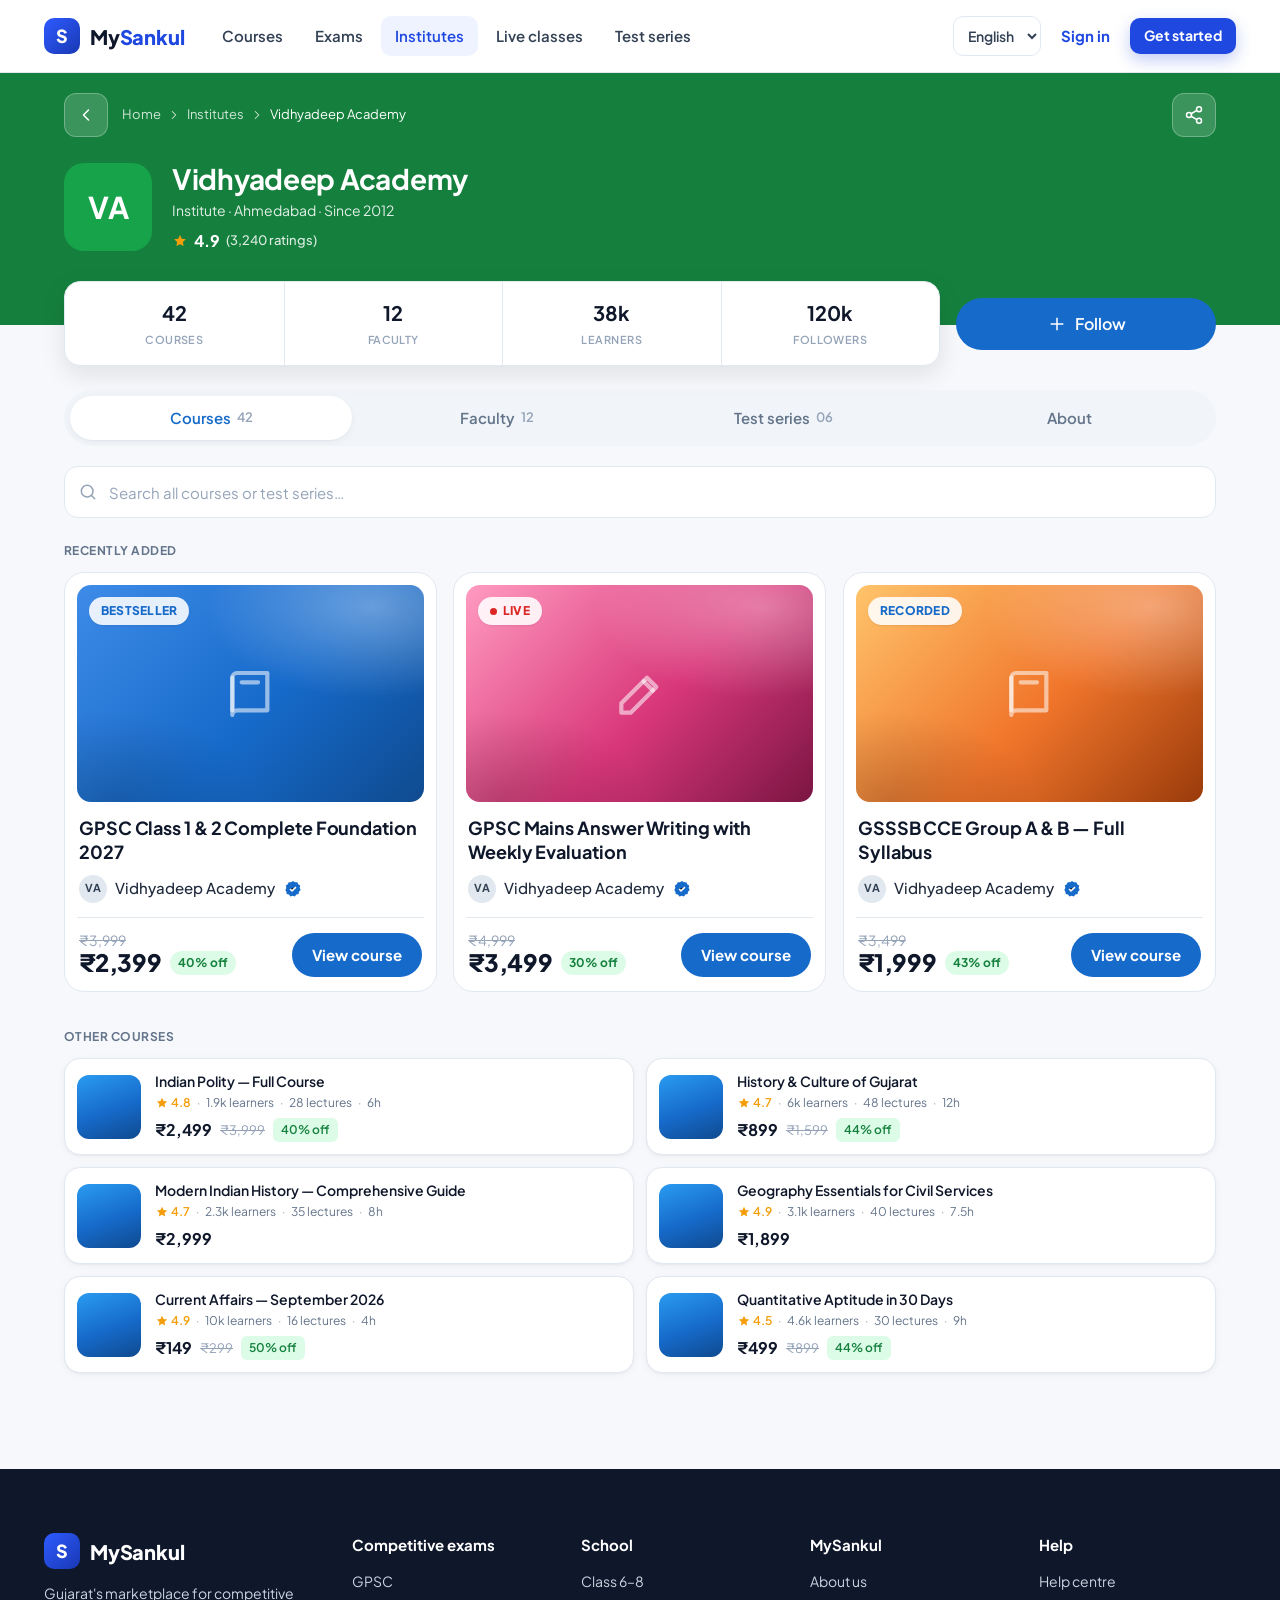
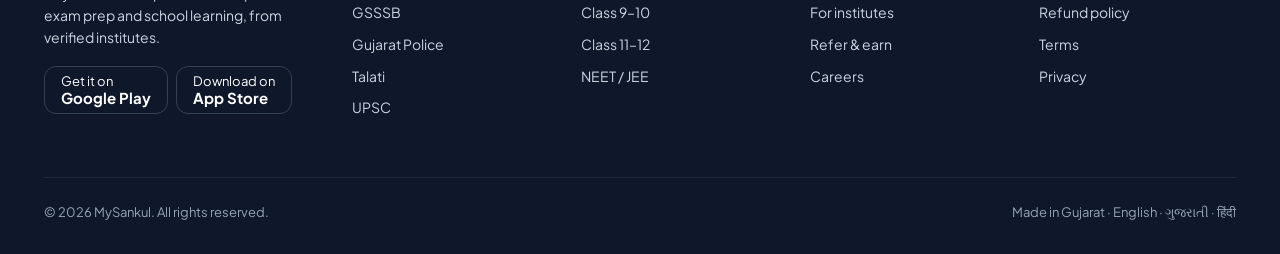
<file: institute.html>
<!DOCTYPE html>
<html lang="en">
<head>
<meta charset="utf-8">
<meta name="viewport" content="width=device-width, initial-scale=1">
<title>Vidhyadeep Academy · MySankul</title>
<meta name="description" content="Vidhyadeep Academy, Ahmedabad — courses, faculty, test series and reviews on MySankul.">
<link rel="preconnect" href="https://fonts.googleapis.com">
<link rel="preconnect" href="https://fonts.gstatic.com" crossorigin>
<link href="https://fonts.googleapis.com/css2?family=Plus+Jakarta+Sans:wght@400;500;600;700&display=swap" rel="stylesheet">
<style>
/* ==========================================================
   MySankul — App design system (web)
   Source of truth: MySankul student mobile app screens.
   Scope: profile.html, institute.html, signin.html ONLY.

   COLOR RULES (one system, no extras)
   - Blue   #166ACA  → every action: buttons, links, selected tabs, toggles, focus
   - Green  #15803D  → institute identity (header) + success (verified, paid, % off, valid till)
   - Red    #DC2626  → danger / failed / errors + SkillSankul entry point
   - Amber  #F59E0B  → ratings stars, pending, "Top rated", warnings
   - Purple #7C3AED  → "Purchased" state only
   - Slate  neutrals → all text, borders, surfaces
   TYPE: Plus Jakarta Sans · 12/13/14/16/18/20/24/28/32 (whole numbers) · 500/600/700
   ICONS: one line set · 24 grid · 1.8 stroke · round caps
   ========================================================== */

:root {
  /* Blue — primary action */
  --blue-50:  #EEF4FB;
  --blue-100: #E8F0FA;
  --blue-200: #D0E1F4;
  --blue-600: #166ACA;
  --blue-700: #1257A8;
  --blue-800: #0F4A8F;

  /* Green — institute + success */
  --green-50:  #E8F2EC;
  --green-100: #DCFCE7;
  --green-600: #16A34A;
  --green-700: #15803D;

  /* Red — danger */
  --red-50:  #FEF2F2;
  --red-100: #FEE2E2;
  --red-600: #DC2626;
  --red-700: #B91C1C;

  /* Amber — rating / pending / warning */
  --amber-50:  #FFFBEB;
  --amber-100: #FEF3C7;
  --amber-400: #FBBF24;
  --amber-500: #F59E0B;
  --amber-800: #92400E;

  /* Purple — purchased only */
  --purple-50:  #F5F3FF;
  --purple-600: #7C3AED;

  /* Slate — text, lines, surfaces */
  --slate-900: #0F172A;
  --slate-800: #1E293B;
  --slate-600: #475569;
  --slate-500: #64748B;
  --slate-400: #94A3B8;
  --slate-200: #E2E8F0;
  --slate-100: #F1F5F9;
  --bg:        #F6F8FB;
  --white:     #FFFFFF;

  --font: "Plus Jakarta Sans", system-ui, -apple-system, "Segoe UI", sans-serif;

  --r-8: 8px; --r-12: 12px; --r-16: 16px; --r-20: 20px; --pill: 999px;
  --shadow-card: 0 1px 2px rgba(15, 23, 42, .04), 0 2px 8px rgba(15, 23, 42, .04);
  --shadow-float: 0 8px 24px rgba(15, 23, 42, .10);
  --header-h: 72px;
  --container: 1200px;
}

*, *::before, *::after { box-sizing: border-box; }
[hidden] { display: none !important; }
html { -webkit-text-size-adjust: 100%; scroll-behavior: smooth; }
body { margin: 0; font-family: var(--font); font-size: 14px; line-height: 1.5; color: var(--slate-900); background: var(--bg); -webkit-font-smoothing: antialiased; }
img, svg { display: block; max-width: 100%; }
a { color: inherit; text-decoration: none; }
button { font: inherit; color: inherit; background: none; border: 0; cursor: pointer; padding: 0; }
input, select, textarea { font: inherit; color: inherit; }
h1, h2, h3, h4, p { margin: 0; }
ul { list-style: none; margin: 0; padding: 0; }
:focus-visible { outline: 3px solid var(--blue-200); outline-offset: 2px; border-radius: 8px; }
.sr-only { position: absolute; width: 1px; height: 1px; overflow: hidden; clip: rect(0 0 0 0); white-space: nowrap; }
.skip-link { position: absolute; left: 16px; top: -60px; z-index: 100; background: var(--slate-900); color: #fff; padding: 10px 16px; border-radius: var(--r-8); }
.skip-link:focus { top: 12px; }
.container { width: 100%; max-width: var(--container); margin: 0 auto; padding: 0 24px; }

/* ---------- Icons ---------- */
.icon { width: 20px; height: 20px; flex: none; fill: none; stroke: currentColor; stroke-width: 1.8; stroke-linecap: round; stroke-linejoin: round; }
.icon-14 { width: 14px; height: 14px; }
.icon-16 { width: 16px; height: 16px; }
.icon-24 { width: 24px; height: 24px; }
.star { color: var(--amber-500); fill: var(--amber-500); stroke: none; }
.tick { width: 16px; height: 16px; color: var(--blue-600); flex: none; } /* verified institute tick = blue, as in app */

/* ---------- Type ---------- */
.t-32 { font-size: 32px; line-height: 1.2; font-weight: 700; letter-spacing: -.01em; }
.t-28 { font-size: 28px; line-height: 1.25; font-weight: 700; letter-spacing: -.01em; }
.t-24 { font-size: 24px; line-height: 1.3; font-weight: 700; }
.t-20 { font-size: 20px; line-height: 1.35; font-weight: 700; }
.t-18 { font-size: 18px; line-height: 1.4; font-weight: 700; }
.t-16 { font-size: 16px; line-height: 1.45; font-weight: 600; }
.t-14 { font-size: 14px; }
.t-13 { font-size: 13px; }
.t-12 { font-size: 12px; }
.w-500 { font-weight: 500; } .w-600 { font-weight: 600; } .w-700 { font-weight: 700; }
.c-900 { color: var(--slate-900); } .c-600 { color: var(--slate-600); } .c-500 { color: var(--slate-500); } .c-400 { color: var(--slate-400); }
.c-blue { color: var(--blue-600); } .c-green { color: var(--green-700); } .c-red { color: var(--red-600); }
.sec-label { font-size: 12px; font-weight: 700; letter-spacing: .04em; text-transform: uppercase; color: var(--slate-500); }
.sec-rule { display: flex; align-items: center; gap: 12px; font-size: 16px; font-weight: 600; color: var(--blue-600); }
.sec-rule::before, .sec-rule::after { content: ""; flex: 1; height: 1px; background: var(--slate-200); }
.strike { text-decoration: line-through; color: var(--slate-400); font-size: 13px; }
.dot-sep::before { content: "·"; margin: 0 6px; color: var(--slate-400); }

/* ---------- Buttons (pill, as in app) ---------- */
.btn {
  display: inline-flex; align-items: center; justify-content: center; gap: 8px;
  height: 48px; padding: 0 24px; border-radius: var(--pill);
  font-size: 15px; font-weight: 600; white-space: nowrap;
  transition: background .15s ease, color .15s ease, border-color .15s ease, opacity .15s;
}
.btn:disabled, .btn[aria-disabled="true"] { cursor: not-allowed; }
.btn-primary { background: var(--blue-600); color: #fff; }
.btn-primary:hover:not(:disabled) { background: var(--blue-700); }
.btn-primary:disabled { background: var(--slate-100); color: var(--slate-400); }
.btn-soft { background: var(--slate-100); color: var(--slate-800); }
.btn-soft:hover { background: var(--slate-200); }
.btn-outline { background: #fff; color: var(--slate-800); border: 1px solid var(--slate-200); }
.btn-outline:hover { border-color: var(--blue-200); color: var(--blue-600); }
.btn-blue-outline { background: #fff; color: var(--blue-600); border: 1.5px solid var(--blue-600); }
.btn-danger { background: var(--red-600); color: #fff; }
.btn-danger:hover { background: var(--red-700); }
.btn-lg { height: 52px; font-size: 16px; }
.btn-sm { height: 36px; padding: 0 16px; font-size: 13px; }
.btn-block { width: 100%; }
.link { color: var(--blue-600); font-weight: 600; display: inline-flex; align-items: center; gap: 4px; }
.link:hover { text-decoration: underline; }
.link-red { color: var(--red-600); font-weight: 600; }

/* ---------- Status chips ---------- */
.chip-s {
  display: inline-flex; align-items: center; gap: 4px; height: 24px; padding: 0 8px; border-radius: 6px;
  font-size: 12px; font-weight: 600; white-space: nowrap;
}
.chip-s .icon { width: 14px; height: 14px; }
.chip-s.caps { text-transform: uppercase; letter-spacing: .02em; font-size: 11px; font-weight: 700; }
.s-green  { background: var(--green-100); color: var(--green-700); }
.s-blue   { background: var(--blue-100);  color: var(--blue-600); }
.s-purple { background: var(--purple-50); color: var(--purple-600); }
.s-red    { background: var(--red-100);   color: var(--red-600); }
.s-amber  { background: var(--amber-100); color: var(--amber-800); }
.s-gold   { background: var(--amber-400); color: #78350F; }
.s-slate  { background: var(--slate-100); color: var(--slate-600); }

/* Filter pills (All / Courses / …) */
.pills { display: flex; gap: 8px; flex-wrap: wrap; }
.pill {
  height: 36px; padding: 0 16px; border-radius: var(--pill); border: 1px solid var(--slate-200); background: #fff;
  font-size: 13px; font-weight: 600; color: var(--slate-600); display: inline-flex; align-items: center; gap: 6px;
}
.pill:hover { border-color: var(--blue-200); color: var(--blue-600); }
.pill[aria-pressed="true"] { background: var(--blue-600); border-color: var(--blue-600); color: #fff; }

/* Segmented tabs (Courses 42 / Faculty 12 …) */
.seg-tabs { display: flex; gap: 4px; padding: 6px; background: var(--slate-100); border-radius: var(--pill); overflow-x: auto; scrollbar-width: none; }
.seg-tabs::-webkit-scrollbar { display: none; }
.seg-tab {
  flex: 1; min-width: max-content; height: 44px; padding: 0 20px; border-radius: var(--pill);
  font-size: 15px; font-weight: 600; color: var(--slate-500); display: inline-flex; align-items: center; justify-content: center; gap: 6px;
}
.seg-tab .n { font-size: 13px; font-weight: 600; color: var(--slate-400); }
.seg-tab:hover { color: var(--slate-800); }
.seg-tab[aria-selected="true"] { background: #fff; color: var(--blue-600); box-shadow: var(--shadow-card); }
[role="tabpanel"][hidden] { display: none; }

/* ---------- Surfaces ---------- */
.card { background: #fff; border: 1px solid var(--slate-200); border-radius: var(--r-16); box-shadow: var(--shadow-card); }
.card-p { padding: 20px; }
.divider { height: 1px; background: var(--slate-200); border: 0; margin: 0; }

/* Initials tiles */
.tile {
  width: 44px; height: 44px; border-radius: var(--r-12); flex: none;
  display: grid; place-items: center; color: #fff; font-weight: 700; font-size: 15px;
  background: linear-gradient(160deg, #1E7FE0, var(--blue-700));
}
.tile.green { background: var(--green-600); }
.tile-sm { width: 22px; height: 22px; border-radius: 6px; font-size: 10px; }
.tile-lg { width: 64px; height: 64px; border-radius: var(--r-16); font-size: 22px; }
.tile-xl { width: 88px; height: 88px; border-radius: var(--r-20); font-size: 30px; }
.avatar { width: 40px; height: 40px; border-radius: 50%; flex: none; display: grid; place-items: center; font-weight: 700; font-size: 14px; background: var(--blue-100); color: var(--blue-600); }
.avatar-56 { width: 56px; height: 56px; font-size: 18px; }

/* Icon tile (menu rows) — single tint for every row */
.ic-tile { width: 36px; height: 36px; border-radius: 10px; display: grid; place-items: center; background: var(--blue-50); color: var(--blue-600); flex: none; }
.ic-tile.red { background: var(--red-50); color: var(--red-600); }
.ic-tile.green { background: var(--green-100); color: var(--green-700); }

/* Thumbnails */
.thumb-sq { width: 64px; height: 64px; border-radius: var(--r-12); flex: none; background: linear-gradient(160deg, #2A9BF0 0%, var(--blue-600) 55%, var(--blue-800) 100%); }
.cover {
  position: relative; overflow: hidden;
  background:
    repeating-linear-gradient(0deg, rgba(255,255,255,.07) 0 2px, transparent 2px 9px),
    linear-gradient(135deg, #64748B 0%, #334155 60%, #1E293B 100%);
}
.cover-blue { background: linear-gradient(160deg, #2A9BF0 0%, var(--blue-600) 55%, var(--blue-800) 100%); }

/* Progress */
.bar { height: 6px; border-radius: var(--pill); background: var(--slate-100); overflow: hidden; }
.bar > span { display: block; height: 100%; border-radius: inherit; background: var(--blue-600); }
.bar.green > span { background: var(--green-600); }

/* ---------- Forms ---------- */
.field { display: flex; flex-direction: column; gap: 6px; }
.field > label { font-size: 12px; font-weight: 600; color: var(--slate-600); text-transform: uppercase; letter-spacing: .03em; }
.field > label .req { color: var(--red-600); }
.input, .select {
  height: 48px; width: 100%; border: 1px solid var(--slate-200); border-radius: var(--r-12); background: #fff; padding: 0 14px;
  font-size: 15px; color: var(--slate-900); transition: border-color .15s, box-shadow .15s;
}
.input::placeholder { color: var(--slate-400); }
.input:focus, .select:focus { outline: none; border-color: var(--blue-600); box-shadow: 0 0 0 4px var(--blue-100); }
.input.is-error { border-color: var(--red-600); box-shadow: 0 0 0 4px var(--red-50); }
.input:disabled { background: var(--slate-100); color: var(--slate-500); }
.help { font-size: 12px; color: var(--slate-500); }
.help.err { color: var(--red-600); font-weight: 600; display: flex; gap: 4px; align-items: center; }
.search { position: relative; }
.search .icon { position: absolute; left: 14px; top: 50%; transform: translateY(-50%); color: var(--slate-400); }
.search .input { padding-left: 44px; }

.switch { position: relative; width: 44px; height: 26px; flex: none; }
.switch input { position: absolute; inset: 0; opacity: 0; margin: 0; cursor: pointer; z-index: 1; }
.switch span { position: absolute; inset: 0; border-radius: var(--pill); background: var(--slate-200); transition: background .15s; }
.switch span::after { content: ""; position: absolute; top: 3px; left: 3px; width: 20px; height: 20px; border-radius: 50%; background: #fff; box-shadow: 0 1px 2px rgba(15,23,42,.2); transition: transform .15s; }
.switch input:checked + span { background: var(--blue-600); }
.switch input:checked + span::after { transform: translateX(18px); }
.switch input:focus-visible + span { outline: 3px solid var(--blue-200); outline-offset: 2px; }

/* ---------- Header (these pages) ---------- */
.hdr { position: sticky; top: 0; z-index: 50; background: #fff; border-bottom: 1px solid var(--slate-200); }
.hdr .container { height: var(--header-h); display: flex; align-items: center; gap: 24px; }
.brand { display: flex; align-items: center; gap: 10px; font-size: 18px; font-weight: 700; color: var(--slate-900); }
.brand-mark { width: 32px; height: 32px; border-radius: 10px; background: var(--blue-600); color: #fff; display: grid; place-items: center; font-size: 16px; font-weight: 700; }
.hdr-nav { display: flex; gap: 4px; }
.hdr-nav a { height: 40px; padding: 0 14px; border-radius: var(--pill); display: inline-flex; align-items: center; font-size: 14px; font-weight: 600; color: var(--slate-600); }
.hdr-nav a:hover { background: var(--slate-100); color: var(--slate-900); }
.hdr-nav a[aria-current="page"] { background: var(--blue-50); color: var(--blue-600); }
.hdr-search { flex: 1; max-width: 380px; }
.hdr-search .input { height: 40px; border-radius: var(--pill); background: var(--bg); font-size: 14px; }
.hdr-actions { margin-left: auto; display: flex; align-items: center; gap: 8px; }
.icon-btn { width: 40px; height: 40px; border-radius: 50%; display: grid; place-items: center; color: var(--slate-600); position: relative; }
.icon-btn:hover { background: var(--slate-100); }
.icon-btn .badge-dot { position: absolute; top: 9px; right: 10px; width: 8px; height: 8px; border-radius: 50%; background: var(--red-600); border: 2px solid #fff; }
.hdr .avatar { width: 36px; height: 36px; background: var(--blue-600); color: #fff; }

/* ---------- Toast (3 variants, as in app) ---------- */
.toast {
  position: fixed; left: 50%; bottom: 24px; z-index: 120; transform: translate(-50%, 16px); opacity: 0; pointer-events: none;
  display: flex; align-items: center; gap: 10px; max-width: calc(100% - 32px); width: max-content;
  padding: 12px 16px; border-radius: var(--r-12); font-size: 14px; font-weight: 600; box-shadow: var(--shadow-float);
  transition: opacity .2s, transform .2s;
}
.toast.show { opacity: 1; transform: translate(-50%, 0); }
.toast.success { background: var(--green-700); color: #fff; }
.toast.warn { background: var(--amber-100); color: var(--amber-800); border: 1px solid #FDE68A; }
.toast.error { background: var(--red-100); color: var(--red-700); border: 1px solid #FECACA; }
.toast.info { background: var(--slate-900); color: #fff; }

/* ---------- Sheet / modal (bottom sheet on mobile) ---------- */
.sheet-bg { position: fixed; inset: 0; z-index: 100; background: rgba(15, 23, 42, .45); display: none; align-items: center; justify-content: center; padding: 16px; }
.sheet-bg.open { display: flex; }
.sheet { width: 100%; max-width: 440px; background: #fff; border-radius: var(--r-20); padding: 28px 24px 24px; text-align: center; box-shadow: var(--shadow-float); animation: sheetIn .22s ease; max-height: calc(100vh - 32px); overflow: auto; }
.sheet.left { text-align: left; }
.sheet .warn-ic { width: 56px; height: 56px; border-radius: 16px; margin: 0 auto 16px; display: grid; place-items: center; background: var(--red-50); color: var(--red-600); }
.sheet h2 { font-size: 20px; font-weight: 700; }
.sheet p.body { font-size: 14px; color: var(--slate-600); margin-top: 8px; }
.sheet .note { margin-top: 16px; padding: 12px 14px; border-radius: var(--r-12); background: var(--red-50); color: var(--red-700); font-size: 13px; font-weight: 600; border: 1px solid var(--red-100); }
.sheet .actions { display: flex; flex-direction: column; gap: 10px; margin-top: 20px; }
@keyframes sheetIn { from { opacity: 0; transform: translateY(12px); } to { opacity: 1; transform: none; } }
@media (max-width: 600px) {
  .sheet-bg { align-items: flex-end; padding: 0; }
  .sheet { max-width: none; border-radius: 24px 24px 0 0; padding-bottom: 32px; }
  .sheet::before { content: ""; display: block; width: 40px; height: 4px; border-radius: 4px; background: var(--slate-200); margin: -12px auto 20px; }
}

/* SkillSankul entry (red) */
.fab { position: fixed; right: 24px; bottom: 24px; z-index: 40; width: 56px; height: 56px; border-radius: 18px; background: var(--red-600); color: #fff; display: grid; place-items: center; box-shadow: 0 10px 24px rgba(220, 38, 38, .35); }
.fab:hover { background: var(--red-700); }

@media (max-width: 960px) {
  .hdr-nav, .hdr-search { display: none; }
}
@media (max-width: 600px) {
  .container { padding: 0 16px; }
  .fab { right: 16px; bottom: 16px; }
}
@media (prefers-reduced-motion: reduce) {
  *, *::before, *::after { animation: none !important; transition: none !important; scroll-behavior: auto !important; }
}

</style>
<style>
  /* ===== Default site header + footer (identical to index.html) — shown to logged-out visitors ===== */
  .lg { --brand-50: #EEF3FF; --brand-200: #B9CCFF; --brand-500: #2E5BFF; --brand-600: #1F48E0; --brand-700: #1838B3; --ink-900: #0F172A; --ink-700: #334155; --ink-500: #64748B; --line: #E2E8F0; --line-soft: #EEF2F7; font-family: var(--font); line-height: 1.55; }
  .lg .container { width: 100%; max-width: 1240px; margin: 0 auto; padding: 0 24px; }
  .lg.site-header { position: sticky; top: 0; z-index: 50; background: rgba(255,255,255,.92); backdrop-filter: saturate(180%) blur(12px); -webkit-backdrop-filter: saturate(180%) blur(12px); border-bottom: 1px solid var(--line); }
  .lg.site-header .container { display: flex; align-items: center; gap: 24px; height: 72px; position: relative; }
  .lg .logo { display: flex; align-items: center; gap: 10px; font-weight: 800; font-size: 20px; letter-spacing: -.01em; color: var(--ink-900); }
  .lg .logo-mark { width: 36px; height: 36px; border-radius: 10px; background: linear-gradient(135deg, var(--brand-500), var(--brand-700)); display: grid; place-items: center; color: #fff; font-size: 18px; font-weight: 800; }
  .lg .logo span b { color: var(--brand-600); font-weight: 800; }
  .lg .main-nav { display: flex; gap: 4px; }
  .lg .main-nav a { height: 40px; display: inline-flex; align-items: center; padding: 0 14px; border-radius: 10px; font-size: 15px; font-weight: 600; color: var(--ink-700); }
  .lg .main-nav a:hover { background: var(--line-soft); color: var(--ink-900); }
  .lg .main-nav a[aria-current="page"] { color: var(--brand-600); background: var(--brand-50); }
  .lg .header-actions { display: flex; align-items: center; gap: 8px; margin-left: auto; }
  .lg .icon-btn { width: 44px; height: 44px; border-radius: 12px; display: grid; place-items: center; color: var(--ink-700); }
  .lg .icon-btn:hover { background: var(--line-soft); }
  .lg .lang-select { height: 40px; border: 1px solid var(--line); border-radius: 10px; background: #fff; padding: 0 10px; font-size: 14px; font-weight: 600; color: var(--ink-700); }
  .lg .menu-toggle { display: none; }
  .lg .btn { display: inline-flex; align-items: center; justify-content: center; gap: 8px; height: 44px; padding: 0 20px; border-radius: 12px; font-size: 15px; font-weight: 700; white-space: nowrap; transition: background .15s, color .15s; }
  .lg .btn-primary { background: var(--brand-600); color: #fff; box-shadow: 0 6px 16px rgba(31,72,224,.28); }
  .lg .btn-primary:hover { background: var(--brand-700); }
  .lg .btn-ghost { color: var(--brand-600); padding: 0 12px; background: none; }
  .lg .btn-ghost:hover { background: var(--brand-50); }
  .lg .btn-sm { height: 36px; padding: 0 14px; font-size: 14px; border-radius: 10px; }

  .lg.site-footer { background: #0F172A; color: #CBD5E1; padding: 64px 0 32px; font-size: 15px; }
  .lg .footer-grid { display: grid; grid-template-columns: 1.4fr repeat(4, 1fr); gap: 32px; }
  .lg.site-footer h4 { color: #fff; font-size: 15px; font-weight: 700; margin-bottom: 14px; }
  .lg.site-footer li { margin-bottom: 10px; font-size: 14px; }
  .lg.site-footer a:hover { color: #fff; }
  .lg.site-footer .logo { color: #fff; }
  .lg .footer-bottom { margin-top: 48px; padding-top: 24px; border-top: 1px solid #1E293B; display: flex; justify-content: space-between; gap: 16px; flex-wrap: wrap; font-size: 13px; color: #94A3B8; }
  .lg .store-btn { display: inline-flex; align-items: center; gap: 10px; height: 48px; padding: 0 16px; border-radius: 12px; border: 1px solid #334155; color: #fff; font-size: 13px; line-height: 1.2; }
  .lg .store-btn:hover { border-color: #64748B; }
  .lg .store-btn b { display: block; font-size: 15px; }

  /* signed-in variant (identical to home.html header) */
  .lg .header-search { flex: 1; max-width: 420px; position: relative; }
  .lg .header-search input { width: 100%; height: 44px; border-radius: 12px; border: 1px solid var(--line); background: #F6F8FC; padding: 0 16px 0 44px; font-size: 14px; }
  .lg .header-search input:focus { outline: none; border-color: var(--brand-500); background: #fff; box-shadow: 0 0 0 4px var(--brand-50); }
  .lg .header-search .icon { position: absolute; left: 14px; top: 12px; color: #94A3B8; }
  .lg .icon-btn { position: relative; }
  .lg .icon-btn .dot { position: absolute; top: 10px; right: 11px; width: 8px; height: 8px; border-radius: 50%; background: #E5383B; border: 2px solid #fff; }
  .lg .avatar { width: 40px; height: 40px; border-radius: 50%; flex: none; background: linear-gradient(135deg, var(--brand-500), var(--brand-700)); color: #fff; display: grid; place-items: center; font-weight: 800; font-size: 14px; }

  @media (max-width: 1080px) {
    .lg .header-search { display: none; }
    .lg .footer-grid { grid-template-columns: 1fr 1fr 1fr; }
    .lg .footer-grid > :first-child { grid-column: 1 / -1; }
  }
  @media (max-width: 860px) {
    .lg .main-nav { display: none; }
    .lg .main-nav.open { display: flex; flex-direction: column; position: absolute; top: 72px; left: 0; right: 0; background: #fff; padding: 12px 16px 20px; border-bottom: 1px solid var(--line); box-shadow: 0 6px 20px rgba(15,23,42,.08); }
    .lg .main-nav.open a { height: 48px; }
    .lg .menu-toggle { display: grid; }
    .lg .lang-select { display: none; }
  }
  @media (max-width: 600px) {
    .lg .container { padding: 0 16px; }
    .lg .footer-grid { grid-template-columns: 1fr 1fr; }
    .lg.site-header .container { gap: 12px; }
    .lg .header-actions .btn-ghost { padding: 0 8px; }
    .lg .header-actions .btn-primary { display: none; }
    .lg .header-actions .hide-sm { display: none; }
  }
</style>
<style>
  /* ===== Course card (shared, from the MySankul card design) ===== */
  .ccard { container-type: inline-size; display: flex; flex-direction: column; gap: 0; padding: 12px; background: #fff; border: 1px solid #E2E8F0; border-radius: 20px; color: #0F172A; font-family: "Plus Jakarta Sans", system-ui, sans-serif; text-decoration: none; transition: box-shadow .2s ease, transform .2s ease, border-color .2s ease; }
  .ccard:hover { box-shadow: 0 10px 28px rgba(15, 23, 42, .10); transform: translateY(-2px); border-color: #D0E1F4; }
  .ccard:focus-visible { outline: 3px solid #D0E1F4; outline-offset: 2px; }
  .ccard-img { position: relative; aspect-ratio: 16 / 10; border-radius: 14px; overflow: hidden; display: grid; place-items: center; color: rgba(255, 255, 255, .55); }
  .ccard-img::before { content: ""; position: absolute; inset: 0; background: radial-gradient(80% 70% at 85% 10%, rgba(255,255,255,.35), transparent 60%), radial-gradient(60% 60% at 10% 100%, rgba(0,0,0,.18), transparent 70%); }
  .ccard-img .ccard-ic { width: 56px; height: 56px; position: relative; }
  .ccard-badge { position: absolute; top: 12px; left: 12px; z-index: 1; display: inline-flex; align-items: center; gap: 6px; height: 28px; padding: 0 12px; border-radius: 999px; background: rgba(255, 255, 255, .88); backdrop-filter: blur(6px); -webkit-backdrop-filter: blur(6px); box-shadow: 0 1px 2px rgba(15,23,42,.08); color: #166ACA; font-size: 12px; font-weight: 800; letter-spacing: .02em; text-transform: uppercase; }
  .ccard-badge.live { color: #DC2626; }
  .ccard-badge.live::before { content: ""; width: 7px; height: 7px; border-radius: 50%; background: #DC2626; }
  .ccard-title { margin: 14px 2px 0; font-size: 18px; line-height: 1.35; font-weight: 700; letter-spacing: -.005em; display: -webkit-box; -webkit-line-clamp: 2; -webkit-box-orient: vertical; overflow: hidden; min-height: 2.7em; }
  .ccard-inst { display: flex; align-items: center; gap: 8px; margin: 10px 2px 0; font-size: 15px; font-weight: 500; color: #1E293B; min-width: 0; }
  .ccard-inst span.nm { white-space: nowrap; overflow: hidden; text-overflow: ellipsis; }
  .ccard-av { width: 28px; height: 28px; border-radius: 50%; flex: none; display: grid; place-items: center; background: #E2E8F0; color: #334155; font-size: 11px; font-weight: 700; }
  .ccard-tick { width: 20px; height: 20px; flex: none; color: #166ACA; }
  .ccard-inst { margin-bottom: 14px; }
  .ccard-foot { display: flex; align-items: flex-end; justify-content: space-between; gap: 12px; margin-top: auto; padding: 14px 2px 2px; border-top: 1px solid #E2E8F0; }
  .ccard-price s { display: block; font-size: 14px; color: #94A3B8; line-height: 1.2; }
  .ccard-price div { display: flex; align-items: center; gap: 8px; }
  .ccard-price b { font-size: 24px; font-weight: 800; line-height: 1.2; letter-spacing: -.01em; }
  .ccard-off { display: inline-flex; align-items: center; height: 24px; padding: 0 8px; border-radius: 999px; background: #DCFCE7; color: #15803D; font-size: 12px; font-weight: 700; white-space: nowrap; }
  .ccard-btn { flex: none; display: inline-flex; align-items: center; justify-content: center; height: 44px; padding: 0 20px; border-radius: 999px; background: #166ACA; color: #fff; font-size: 15px; font-weight: 700; white-space: nowrap; transition: background .15s; }
  .ccard:hover .ccard-btn { background: #1257A8; }
  /* Narrow cards: button goes full width under the price */
  @container (max-width: 300px) {
    .ccard-foot { flex-wrap: wrap; }
    .ccard-btn { width: 100%; }
    .ccard-title { font-size: 17px; }
  }
  /* Cover colours (replace with real course photos when available) */
  .cg-blue   { background: linear-gradient(135deg, #3E8BE8, #166ACA 55%, #0F4A8F); }
  .cg-teal   { background: linear-gradient(135deg, #3CC7B8, #0F8B8D 55%, #07565C); }
  .cg-violet { background: linear-gradient(135deg, #A98BF5, #6D3FE0 55%, #3B1E8C); }
  .cg-orange { background: linear-gradient(135deg, #FFC46B, #F0752B 55%, #9A3B0B); }
  .cg-pink   { background: linear-gradient(135deg, #FF9BC0, #D9377A 55%, #7A1542); }
  .cg-green  { background: linear-gradient(135deg, #7BE3A6, #16A34A 55%, #0B5E2B); }
  .cg-slate  { background: linear-gradient(135deg, #94A3B8, #475569 55%, #1E293B); }
</style>

<style>
  body.role-visitor [data-role]:not([data-role~="visitor"]),
  body.role-member [data-role]:not([data-role~="member"]) { display: none !important; }

  /* ---------- Institute header (green = institute identity) ---------- */
  .band { background: var(--green-700); color: #fff; padding: 20px 0 72px; }
  .band-top { display: flex; justify-content: space-between; align-items: center; margin-bottom: 24px; }
  .glass-btn { width: 44px; height: 44px; border-radius: 12px; display: grid; place-items: center; color: #fff; background: rgba(255,255,255,.16); border: 1px solid rgba(255,255,255,.28); }
  .glass-btn:hover { background: rgba(255,255,255,.26); }
  .crumbs { display: flex; gap: 6px; align-items: center; font-size: 13px; color: rgba(255,255,255,.8); }
  .crumbs a:hover { color: #fff; text-decoration: underline; }
  .who { display: flex; gap: 20px; align-items: center; }
  .who .meta { font-size: 14px; color: rgba(255,255,255,.88); margin-top: 4px; }
  .who .rate { display: flex; align-items: center; gap: 6px; margin-top: 8px; font-size: 16px; font-weight: 700; }
  .who .rate small { font-size: 13px; font-weight: 500; color: rgba(255,255,255,.85); }

  .summary { display: grid; grid-template-columns: minmax(0, 1fr) 260px; gap: 16px; align-items: center; margin-top: -44px; }
  .stats { display: grid; grid-template-columns: repeat(4, 1fr); background: #fff; border: 1px solid var(--slate-200); border-radius: var(--r-16); box-shadow: var(--shadow-float); }
  .stats div { padding: 16px 8px; text-align: center; border-left: 1px solid var(--slate-200); }
  .stats div:first-child { border-left: 0; }
  .stats b { display: block; font-size: 20px; font-weight: 700; }
  .stats span { font-size: 11px; font-weight: 600; letter-spacing: .04em; text-transform: uppercase; color: var(--slate-400); }
  .follow[aria-pressed="true"] { background: #fff; color: var(--blue-600); box-shadow: inset 0 0 0 1.5px var(--blue-600); }

  .tabs-wrap { margin: 24px 0 20px; }
  .body { padding-bottom: 96px; }

  /* Course card (as in app) */
  .rail { display: grid; grid-auto-flow: column; grid-auto-columns: minmax(300px, 1fr); gap: 16px; overflow-x: auto; padding-bottom: 8px; scroll-snap-type: x mandatory; scrollbar-width: thin; }
  .cc { display: flex; flex-direction: column; overflow: hidden; scroll-snap-align: start; transition: box-shadow .2s, transform .2s; }
  .cc:hover { box-shadow: var(--shadow-float); transform: translateY(-2px); }
  .cc .cover { aspect-ratio: 16 / 9; }
  .cc .bm { position: absolute; top: 12px; right: 12px; width: 40px; height: 40px; border-radius: 50%; background: rgba(255,255,255,.85); color: var(--slate-800); display: grid; place-items: center; }
  .cc .bm[aria-pressed="true"] { color: var(--blue-600); }
  .cc .lang { position: absolute; bottom: 12px; right: 12px; height: 24px; padding: 0 8px; border-radius: 6px; background: #fff; font-size: 12px; font-weight: 700; display: inline-flex; align-items: center; }
  .cc .cover .ico { position: absolute; left: 16px; bottom: 16px; color: rgba(255,255,255,.9); }
  .cc .in { padding: 14px 16px 16px; display: flex; flex-direction: column; gap: 8px; flex: 1; }
  .cc .fmt { display: flex; gap: 6px; align-items: center; font-size: 13px; color: var(--slate-500); }
  .cc .ttl { font-size: 16px; font-weight: 600; line-height: 1.4; }
  .by { display: flex; align-items: center; gap: 6px; font-size: 13px; font-weight: 600; color: var(--slate-800); }
  .cc .foot { display: flex; align-items: center; gap: 8px; margin-top: auto; padding-top: 12px; border-top: 1px solid var(--slate-200); }
  .cc .price { font-size: 20px; font-weight: 700; }
  .cc .enr { margin-left: auto; font-size: 13px; color: var(--slate-500); }

  /* Other course rows */
  .rows { display: grid; grid-template-columns: repeat(2, 1fr); gap: 12px; }
  .row { display: flex; gap: 14px; padding: 12px; align-items: center; transition: border-color .15s; }
  .row:hover { border-color: var(--blue-200); }
  .row .ttl { font-size: 14px; font-weight: 600; }
  .row .m { display: flex; flex-wrap: wrap; align-items: center; font-size: 12px; color: var(--slate-500); margin-top: 2px; }
  .row .m .r { display: inline-flex; gap: 2px; align-items: center; color: var(--amber-500); font-weight: 600; }
  .row .pr { display: flex; align-items: center; gap: 8px; margin-top: 6px; }
  .row .pr b { font-size: 16px; }

  /* Faculty */
  .fac { display: grid; grid-template-columns: repeat(2, 1fr); gap: 12px; }
  .fac .card { display: flex; gap: 14px; align-items: center; padding: 16px; }
  .fac .avatar { width: 52px; height: 52px; font-size: 16px; }
  .fac .nm { font-size: 16px; font-weight: 600; }
  .fac .sub { font-size: 13px; color: var(--slate-500); }
  .fac .link { margin-left: auto; }

  /* Test series */
  .ts { display: grid; grid-template-columns: repeat(2, 1fr); gap: 16px; }
  .tc { overflow: hidden; }
  .tc .cover { height: 120px; }
  .tc .tr { position: absolute; top: 12px; left: 12px; }
  .tc .pct { position: absolute; top: 12px; right: 12px; background: var(--green-100); color: var(--green-700); border-radius: 10px; padding: 6px 10px 8px; font-size: 16px; font-weight: 700; min-width: 72px; text-align: center; }
  .tc .pct .bar { height: 4px; margin-top: 4px; background: #fff; }
  .tc .in { padding: 16px; display: flex; flex-direction: column; gap: 14px; }
  .tc .hd { display: flex; gap: 12px; align-items: center; }
  .tc .chips { display: flex; gap: 8px; flex-wrap: wrap; align-items: center; }
  .tc .buy { display: flex; align-items: center; gap: 8px; }
  .tc .buy .btn { margin-left: auto; }

  /* About */
  .about { display: grid; grid-template-columns: minmax(0, 1fr) minmax(0, 1fr); gap: 32px; align-items: start; }
  .about .col { display: flex; flex-direction: column; gap: 16px; }
  .checks li { display: flex; gap: 10px; align-items: center; padding: 8px 0; font-size: 14px; color: var(--slate-800); }
  .checks .icon { color: var(--green-600); width: 22px; height: 22px; }
  .kv { padding: 4px 16px; }
  .kv div { display: flex; justify-content: space-between; gap: 16px; padding: 12px 0; font-size: 14px; border-top: 1px solid var(--slate-100); }
  .kv div:first-child { border-top: 0; }
  .kv span { color: var(--slate-600); }
  .kv b { font-weight: 600; text-align: right; }
  .rv { padding: 16px; }
  .rv .top { display: flex; gap: 10px; align-items: center; }
  .rv .top .avatar { width: 36px; height: 36px; font-size: 12px; }
  .rv .sc { margin-left: auto; display: flex; align-items: center; gap: 2px; color: var(--amber-500); font-weight: 700; font-size: 13px; }
  .rv p { margin-top: 10px; font-size: 14px; color: var(--slate-600); }

  .empty { text-align: center; padding: 40px 16px; color: var(--slate-500); }

  @media (max-width: 960px) {
    .rows, .fac, .ts { grid-template-columns: 1fr; }
    .about { grid-template-columns: 1fr; }
  }
  @media (max-width: 600px) {
    .band { padding: 12px 0 64px; }
    .crumbs { display: none; }
    .who { gap: 14px; }
    .who .tile-xl { width: 64px; height: 64px; font-size: 22px; border-radius: 16px; }
    .who h1 { font-size: 20px; }
    .summary { grid-template-columns: 1fr; margin-top: -40px; }
    .stats b { font-size: 16px; }
    .stats span { font-size: 10px; }
    .rail { grid-auto-columns: 86%; }
    .seg-tabs { gap: 0; padding: 4px; }
    .seg-tab { padding: 0 6px; font-size: 13px; height: 40px; gap: 4px; }
    .seg-tab .n { font-size: 11px; }
  }
</style>
</head>
<body class="role-visitor" data-nav="institutes">
<a class="skip-link" href="#main">Skip to content</a>

<header class="lg site-header" data-role="visitor">
  <div class="container">
    <button class="icon-btn menu-toggle" data-lg-menu aria-controls="lg-nav" aria-expanded="false" aria-label="Open menu"><svg class="icon"><use href="#i-menu"/></svg></button>
    <a href="index.html" class="logo" aria-label="MySankul home"><span class="logo-mark">S</span><span>My<b>Sankul</b></span></a>
    <nav class="main-nav" id="lg-nav" aria-label="Primary">
      <a href="index.html#courses" data-nav="courses">Courses</a>
      <a href="index.html#exams" data-nav="exams">Exams</a>
      <a href="index.html#institutes" data-nav="institutes">Institutes</a>
      <a href="index.html#live" data-nav="live">Live classes</a>
      <a href="index.html#tests" data-nav="tests">Test series</a>
    </nav>
    <div class="header-actions">
      <label class="sr-only" for="lg-lang">Language</label>
      <select id="lg-lang" class="lang-select"><option>English</option><option>ગુજરાતી</option><option>हिंदी</option></select>
      <a href="signin.html" class="btn btn-ghost" data-signin>Sign in</a>
      <a href="signin.html" class="btn btn-primary btn-sm" data-signin>Get started</a>
    </div>
  </div>
</header>

<header class="lg site-header" data-role="member student">
  <div class="container">
    <button class="icon-btn menu-toggle" data-lg-menu aria-controls="lg-unav" aria-expanded="false" aria-label="Open menu"><svg class="icon"><use href="#i-menu"/></svg></button>
    <a href="home.html" class="logo" aria-label="MySankul home"><span class="logo-mark">S</span><span>My<b>Sankul</b></span></a>
    <nav class="main-nav" id="lg-unav" aria-label="Primary">
      <a href="home.html" data-unav="home">Home</a>
      <a href="home.html#live" data-unav="live">Live Classes</a>
      <a href="home.html#learn" data-unav="learn">Learn</a>
      <a href="home.html#tests" data-unav="tests">Tests</a>
    </nav>
    <form class="header-search" role="search" onsubmit="event.preventDefault()">
      <label for="lg-q" class="sr-only">Search</label>
      <svg class="icon"><use href="#i-search"/></svg>
      <input id="lg-q" type="search" placeholder="Search courses, exams, institutes">
    </form>
    <div class="header-actions">
      <a href="profile.html#downloads" class="icon-btn hide-sm" aria-label="Downloads"><svg class="icon"><use href="#i-download"/></svg></a>
      <button class="icon-btn" aria-label="Notifications, 3 unread"><svg class="icon"><use href="#i-bell"/></svg><span class="dot"></span></button>
      <a href="profile.html" class="avatar" aria-label="Your profile">RP</a>
    </div>
  </div>
</header>
<script>
  // Default header: mobile menu + "Sign in" returns the visitor to this page, signed in
  (function () {
    if (window.__lgInit) return; window.__lgInit = true;
    document.querySelectorAll('[data-lg-menu]').forEach(t => {
      const n = document.getElementById(t.getAttribute('aria-controls'));
      t.addEventListener('click', () => { const o = t.getAttribute('aria-expanded') !== 'true'; t.setAttribute('aria-expanded', String(o)); n && n.classList.toggle('open', o); });
    });
    const un = document.body.dataset.unav; if (un) { const a = document.querySelector(`.lg [data-unav="${un}"]`); a && a.setAttribute('aria-current', 'page'); }
    const here = location.pathname.split('/').pop() || 'index.html';
    const next = here + '?as=member' + (location.hash || '');
    document.querySelectorAll('[data-signin]').forEach(a => a.href = 'signin.html?next=' + encodeURIComponent(next));
    const cur = document.body.dataset.nav; if (cur) { const a = document.querySelector(`.lg [data-nav="${cur}"]`); a && a.setAttribute('aria-current', 'page'); }
  })();
</script>

<main id="main">
  <!-- ============ Institute header ============ -->
  <section class="band">
    <div class="container">
      <div class="band-top">
        <div style="display:flex;align-items:center;gap:14px">
          <a href="javascript:history.length>1?history.back():location.assign('index.html')" class="glass-btn" aria-label="Go back"><svg class="icon"><use href="#i-back"/></svg></a>
          <nav class="crumbs" aria-label="Breadcrumb"><a href="index.html">Home</a><svg class="icon icon-14"><use href="#i-chev"/></svg><a href="index.html#institutes">Institutes</a><svg class="icon icon-14"><use href="#i-chev"/></svg><span aria-current="page" style="color:#fff">Vidhyadeep Academy</span></nav>
        </div>
        <button class="glass-btn" aria-label="Share institute" data-copy="https://mysankul.com/i/vidhyadeep" data-copy-msg="Institute link copied"><svg class="icon"><use href="#i-share"/></svg></button>
      </div>
      <div class="who">
        <span class="tile tile-xl green" aria-hidden="true">VA</span>
        <div>
          <h1 class="t-28" style="color:#fff">Vidhyadeep Academy</h1>
          <div class="meta">Institute · Ahmedabad · Since 2012</div>
          <div class="rate"><svg class="icon icon-16 star"><use href="#i-star"/></svg>4.9 <small>(3,240 ratings)</small></div>
        </div>
      </div>
    </div>
  </section>

  <div class="container body">
    <!-- Stats + Follow -->
    <div class="summary">
      <div class="stats">
        <div><b>42</b><span>Courses</span></div>
        <div><b>12</b><span>Faculty</span></div>
        <div><b>38k</b><span>Learners</span></div>
        <div><b id="followers">120k</b><span>Followers</span></div>
      </div>
      <button class="btn btn-primary btn-lg follow" id="follow" aria-pressed="false"><svg class="icon"><use href="#i-plus"/></svg><span>Follow</span></button>
    </div>

    <!-- Tabs -->
    <div class="tabs-wrap">
      <div class="seg-tabs" role="tablist" aria-label="Institute sections">
        <button class="seg-tab" role="tab" id="t-courses" aria-controls="p-courses" aria-selected="true">Courses <span class="n">42</span></button>
        <button class="seg-tab" role="tab" id="t-faculty" aria-controls="p-faculty" aria-selected="false" tabindex="-1">Faculty <span class="n">12</span></button>
        <button class="seg-tab" role="tab" id="t-tests" aria-controls="p-tests" aria-selected="false" tabindex="-1">Test series <span class="n">06</span></button>
        <button class="seg-tab" role="tab" id="t-about" aria-controls="p-about" aria-selected="false" tabindex="-1">About</button>
      </div>
    </div>

    <!-- ============ Courses ============ -->
    <section id="p-courses" role="tabpanel" aria-labelledby="t-courses">
      <div class="search" style="margin-bottom:24px">
        <svg class="icon"><use href="#i-search"/></svg>
        <label for="cq" class="sr-only">Search all courses or test series</label>
        <input id="cq" class="input" type="search" placeholder="Search all courses or test series…" style="height:52px;border-radius:14px">
      </div>

      <div id="recent-block">
        <h2 class="sec-label" style="margin-bottom:12px">Recently added</h2>
        <div class="rail" data-search>
          <a href="course.html" class="ccard" data-name="gpsc prelims complete batch polity">
  <div class="ccard-img cg-blue"><span class="ccard-badge">Bestseller</span><svg class="icon ccard-ic" aria-hidden="true"><use href="#i-book"/></svg></div>
  <h3 class="ccard-title">GPSC Class 1 & 2 Complete Foundation 2027</h3>
  <div class="ccard-inst"><span class="ccard-av">VA</span><span class="nm">Vidhyadeep Academy</span><svg class="ccard-tick" aria-label="Verified institute"><use href="#i-verified"/></svg></div>
  <div class="ccard-foot"><div class="ccard-price"><s>₹3,999</s><div><b>₹2,399</b><span class="ccard-off">40% off</span></div></div><span class="ccard-btn">View course</span></div>
</a>
          <a href="course.html" class="ccard" data-name="gpsc mains essay answer writing">
  <div class="ccard-img cg-pink"><span class="ccard-badge live">Live</span><svg class="icon ccard-ic" aria-hidden="true"><use href="#i-edit"/></svg></div>
  <h3 class="ccard-title">GPSC Mains Answer Writing with Weekly Evaluation</h3>
  <div class="ccard-inst"><span class="ccard-av">VA</span><span class="nm">Vidhyadeep Academy</span><svg class="ccard-tick" aria-label="Verified institute"><use href="#i-verified"/></svg></div>
  <div class="ccard-foot"><div class="ccard-price"><s>₹4,999</s><div><b>₹3,499</b><span class="ccard-off">30% off</span></div></div><span class="ccard-btn">View course</span></div>
</a>
          <a href="course.html" class="ccard" data-name="gsssb cce recorded pack">
  <div class="ccard-img cg-orange"><span class="ccard-badge">Recorded</span><svg class="icon ccard-ic" aria-hidden="true"><use href="#i-book"/></svg></div>
  <h3 class="ccard-title">GSSSB CCE Group A & B — Full Syllabus</h3>
  <div class="ccard-inst"><span class="ccard-av">VA</span><span class="nm">Vidhyadeep Academy</span><svg class="ccard-tick" aria-label="Verified institute"><use href="#i-verified"/></svg></div>
  <div class="ccard-foot"><div class="ccard-price"><s>₹3,499</s><div><b>₹1,999</b><span class="ccard-off">43% off</span></div></div><span class="ccard-btn">View course</span></div>
</a>
        </div>
      </div>

      <h2 class="sec-label" style="margin:28px 0 12px">Other courses</h2>
      <div class="rows" data-search>
        <a href="course.html" class="card row" data-name="indian polity full course"><span class="thumb-sq"></span><div><div class="ttl">Indian Polity — Full Course</div><div class="m"><span class="r"><svg class="icon icon-14 star"><use href="#i-star"/></svg>4.8</span><span class="dot-sep">1.9k learners</span><span class="dot-sep">28 lectures</span><span class="dot-sep">6h</span></div><div class="pr"><b>₹2,499</b><span class="strike">₹3,999</span><span class="chip-s s-green">40% off</span></div></div></a>
        <a href="course.html" class="card row" data-name="history of gujarat culture"><span class="thumb-sq"></span><div><div class="ttl">History & Culture of Gujarat</div><div class="m"><span class="r"><svg class="icon icon-14 star"><use href="#i-star"/></svg>4.7</span><span class="dot-sep">6k learners</span><span class="dot-sep">48 lectures</span><span class="dot-sep">12h</span></div><div class="pr"><b>₹899</b><span class="strike">₹1,599</span><span class="chip-s s-green">44% off</span></div></div></a>
        <a href="course.html" class="card row" data-name="modern indian history comprehensive guide"><span class="thumb-sq"></span><div><div class="ttl">Modern Indian History — Comprehensive Guide</div><div class="m"><span class="r"><svg class="icon icon-14 star"><use href="#i-star"/></svg>4.7</span><span class="dot-sep">2.3k learners</span><span class="dot-sep">35 lectures</span><span class="dot-sep">8h</span></div><div class="pr"><b>₹2,999</b></div></div></a>
        <a href="course.html" class="card row" data-name="geography essentials civil services"><span class="thumb-sq"></span><div><div class="ttl">Geography Essentials for Civil Services</div><div class="m"><span class="r"><svg class="icon icon-14 star"><use href="#i-star"/></svg>4.9</span><span class="dot-sep">3.1k learners</span><span class="dot-sep">40 lectures</span><span class="dot-sep">7.5h</span></div><div class="pr"><b>₹1,899</b></div></div></a>
        <a href="course.html" class="card row" data-name="current affairs monthly september"><span class="thumb-sq"></span><div><div class="ttl">Current Affairs — September 2026</div><div class="m"><span class="r"><svg class="icon icon-14 star"><use href="#i-star"/></svg>4.9</span><span class="dot-sep">10k learners</span><span class="dot-sep">16 lectures</span><span class="dot-sep">4h</span></div><div class="pr"><b>₹149</b><span class="strike">₹299</span><span class="chip-s s-green">50% off</span></div></div></a>
        <a href="course.html" class="card row" data-name="quantitative aptitude maths 30 days"><span class="thumb-sq"></span><div><div class="ttl">Quantitative Aptitude in 30 Days</div><div class="m"><span class="r"><svg class="icon icon-14 star"><use href="#i-star"/></svg>4.5</span><span class="dot-sep">4.6k learners</span><span class="dot-sep">30 lectures</span><span class="dot-sep">9h</span></div><div class="pr"><b>₹499</b><span class="strike">₹899</span><span class="chip-s s-green">44% off</span></div></div></a>
      </div>
      <div class="empty card" id="no-results" hidden>
        <svg class="icon icon-24" style="margin:0 auto 8px;color:var(--slate-400)"><use href="#i-search"/></svg>
        <div class="t-16 c-900">No courses match “<span id="q-echo"></span>”</div>
        <p class="t-13" style="margin-top:4px">Try a subject like “Polity” or an exam like “GPSC”.</p>
        <button class="btn btn-soft btn-sm" style="margin-top:14px" id="clear-q">Clear search</button>
      </div>
    </section>

    <!-- ============ Faculty ============ -->
    <section id="p-faculty" role="tabpanel" aria-labelledby="t-faculty" hidden>
      <div class="fac">
        <div class="card"><span class="avatar">HP</span><div><div class="nm">Prof. Hitesh Parmar</div><div class="sub">Polity & Governance</div><div class="sub">Exp: 16 years</div></div><a href="#" class="link">View</a></div>
        <div class="card"><span class="avatar">MV</span><div><div class="nm">Dr. Meera Vyas</div><div class="sub">History & Culture · 11 yrs</div><div class="sub">22k learners</div></div><a href="#" class="link">View</a></div>
        <div class="card"><span class="avatar">AJ</span><div><div class="nm">Amit Joshi</div><div class="sub">Reasoning & Aptitude · 9 yrs</div><div class="sub">19k learners</div></div><a href="#" class="link">View</a></div>
        <div class="card"><span class="avatar">SP</span><div><div class="nm">Sohil Patel</div><div class="sub">Environmental Science · 10 yrs</div><div class="sub">25k learners</div></div><a href="#" class="link">View</a></div>
        <div class="card"><span class="avatar">AD</span><div><div class="nm">Prof. Anjali Deshmukh</div><div class="sub">Gujarati Language · 15 yrs</div><div class="sub">20k learners</div></div><a href="#" class="link">View</a></div>
        <div class="card"><span class="avatar">KJ</span><div><div class="nm">Ms. Kavita Joshi</div><div class="sub">Essay & Answer Writing · 8 yrs</div><div class="sub">17k learners</div></div><a href="#" class="link">View</a></div>
      </div>
    </section>

    <!-- ============ Test series ============ -->
    <section id="p-tests" role="tabpanel" aria-labelledby="t-tests" hidden>
      <div class="ts">
        <article class="card tc">
          <div class="cover"><span class="chip-s caps s-gold tr">Top rated</span><div class="pct">100%<div class="bar green"><span style="width:100%"></span></div></div></div>
          <div class="in">
            <div class="hd"><span class="tile green">VA</span><div><div class="t-16">CSAT Foundation Practice</div><div class="t-13 c-500">Vidhyadeep Academy</div></div></div>
            <div class="chips"><span class="chip-s s-green"><svg class="icon"><use href="#i-clock"/></svg>Valid till 12 Dec 2026</span><span class="chip-s s-green"><svg class="icon"><use href="#i-check"/></svg>Completed</span><span class="chip-s caps s-blue"><svg class="icon"><use href="#i-file-text"/></svg>Included</span></div>
          </div>
        </article>
        <article class="card tc">
          <div class="cover"><span class="chip-s caps s-gold tr">Top rated</span><div class="pct">25%<div class="bar green"><span style="width:25%"></span></div></div></div>
          <div class="in">
            <div class="hd"><span class="tile green">VA</span><div><div class="t-16">GPSC Prelims Test Series 2027</div><div class="t-13 c-500">Vidhyadeep Academy</div></div></div>
            <div class="chips"><span class="chip-s s-green"><svg class="icon"><use href="#i-clock"/></svg>Valid till 30 Jun 2027</span><span class="chip-s caps s-purple"><svg class="icon"><use href="#i-verified"/></svg>Purchased</span></div>
          </div>
        </article>
        <article class="card tc">
          <div class="cover"><span class="chip-s caps s-gold tr">Top rated</span></div>
          <div class="in">
            <div class="hd"><span class="tile green">VA</span><div><div class="t-16">GSSSB CCE — 25 Sectional + 10 Full Mocks</div><div class="t-13 c-500">35 tests · 5,410 enrolled</div></div></div>
            <div class="buy"><span class="strike">₹699</span><b class="t-18">₹399</b><span class="chip-s s-green">43% off</span><a href="#" class="btn btn-primary btn-sm">View series</a></div>
          </div>
        </article>
        <article class="card tc">
          <div class="cover"></div>
          <div class="in">
            <div class="hd"><span class="tile green">VA</span><div><div class="t-16">Current Affairs Weekly Quiz — September</div><div class="t-13 c-500">4 tests · 12,300 enrolled</div></div></div>
            <div class="buy"><b class="t-18">Free</b><a href="#" class="btn btn-primary btn-sm">Start now</a></div>
          </div>
        </article>
      </div>
    </section>

    <!-- ============ About ============ -->
    <section id="p-about" role="tabpanel" aria-labelledby="t-about" hidden>
      <div class="about">
        <div class="col">
          <h2 class="sec-rule">About</h2>
          <div class="card card-p t-14 c-600">Vidhyadeep Academy has trained GPSC, GSSSB and UPSC aspirants in Ahmedabad since 2012. Known for structured foundation batches, bilingual delivery and personal mentorship through Mains.</div>
          <h2 class="sec-rule" style="margin-top:8px">Why learners choose us</h2>
          <ul class="checks">
            <li><svg class="icon"><use href="#i-check-circle"/></svg>184 final selections in the last 3 years</li>
            <li><svg class="icon"><use href="#i-check-circle"/></svg>12 full-time faculty, all subject specialists</li>
            <li><svg class="icon"><use href="#i-check-circle"/></svg>Bilingual — English & ગુજરાતી</li>
            <li><svg class="icon"><use href="#i-check-circle"/></svg>Weekly live doubt sessions with every batch</li>
          </ul>
          <h2 class="sec-rule" style="margin-top:8px">Details</h2>
          <div class="card kv">
            <div><span>Founded</span><b>2012</b></div>
            <div><span>Location</span><b>Ahmedabad, Gujarat</b></div>
            <div><span>Exams</span><b>GPSC · GSSSB · UPSC</b></div>
            <div><span>Verified since</span><b>Jan 2025</b></div>
          </div>
        </div>
        <div class="col">
          <h2 class="sec-rule">Reviews · 3,240</h2>
          <!-- PLACEHOLDER reviews — replace with real verified-learner reviews -->
          <div class="card rv"><div class="top"><span class="avatar">AP</span><div><div class="t-14 w-600">Learner name</div><div class="t-12 c-500">Selected · GPSC 2026</div></div><span class="sc"><svg class="icon icon-14 star"><use href="#i-star"/></svg>5.0</span></div><p>Structured teaching and responsive mentors. The Polity foundation batch was the turning point for me.</p></div>
          <div class="card rv"><div class="top"><span class="avatar">SB</span><div><div class="t-14 w-600">Learner name</div><div class="t-12 c-500">Verified learner</div></div><span class="sc"><svg class="icon icon-14 star"><use href="#i-star"/></svg>4.8</span></div><p>Bilingual lectures helped a lot. Weekly doubt sessions keep you accountable.</p></div>
          <div class="card rv"><div class="top"><span class="avatar">MK</span><div><div class="t-14 w-600">Learner name</div><div class="t-12 c-500">Verified learner</div></div><span class="sc"><svg class="icon icon-14 star"><use href="#i-star"/></svg>4.6</span></div><p>Mock test solutions explain every option. Live class timings could suit working aspirants better.</p></div>
          <a href="#" class="btn btn-outline btn-block">See all 3,240 reviews</a>
        </div>
      </div>
    </section>
  </div>
</main>

<footer class="lg site-footer" data-role="visitor">
  <div class="container">
    <div class="footer-grid">
      <div>
        <a href="index.html" class="logo"><span class="logo-mark">S</span><span>MySankul</span></a>
        <p style="margin-top:14px;font-size:14px;max-width:320px">Gujarat's marketplace for competitive exam prep and school learning, from verified institutes.</p>
        <div style="display:flex;gap:8px;margin-top:18px;flex-wrap:wrap"><a href="#" class="store-btn"><span>Get it on<b>Google Play</b></span></a><a href="#" class="store-btn"><span>Download on<b>App Store</b></span></a></div>
      </div>
      <div><h4>Competitive exams</h4><ul><li><a href="#">GPSC</a></li><li><a href="#">GSSSB</a></li><li><a href="#">Gujarat Police</a></li><li><a href="#">Talati</a></li><li><a href="#">UPSC</a></li></ul></div>
      <div><h4>School</h4><ul><li><a href="#">Class 6–8</a></li><li><a href="#">Class 9–10</a></li><li><a href="#">Class 11–12</a></li><li><a href="#">NEET / JEE</a></li></ul></div>
      <div><h4>MySankul</h4><ul><li><a href="#">About us</a></li><li><a href="#">For institutes</a></li><li><a href="#">Refer & earn</a></li><li><a href="#">Careers</a></li></ul></div>
      <div><h4>Help</h4><ul><li><a href="#">Help centre</a></li><li><a href="#">Refund policy</a></li><li><a href="#">Terms</a></li><li><a href="#">Privacy</a></li></ul></div>
    </div>
    <div class="footer-bottom"><span>© 2026 MySankul. All rights reserved.</span><span>Made in Gujarat · English · ગુજરાતી · हिंदी</span></div>
  </div>
</footer>
<script>
  // Default header: mobile menu + "Sign in" returns the visitor to this page, signed in
  (function () {
    if (window.__lgInit) return; window.__lgInit = true;
    document.querySelectorAll('[data-lg-menu]').forEach(t => {
      const n = document.getElementById(t.getAttribute('aria-controls'));
      t.addEventListener('click', () => { const o = t.getAttribute('aria-expanded') !== 'true'; t.setAttribute('aria-expanded', String(o)); n && n.classList.toggle('open', o); });
    });
    const un = document.body.dataset.unav; if (un) { const a = document.querySelector(`.lg [data-unav="${un}"]`); a && a.setAttribute('aria-current', 'page'); }
    const here = location.pathname.split('/').pop() || 'index.html';
    const next = here + '?as=member' + (location.hash || '');
    document.querySelectorAll('[data-signin]').forEach(a => a.href = 'signin.html?next=' + encodeURIComponent(next));
    const cur = document.body.dataset.nav; if (cur) { const a = document.querySelector(`.lg [data-nav="${cur}"]`); a && a.setAttribute('aria-current', 'page'); }
  })();
</script>

<a href="#" class="fab" data-role="member" aria-label="Open SkillSankul"><svg class="icon icon-24"><use href="#i-arrow-up-right"/></svg></a>

<script>
/* MySankul — app design system behaviour (profile / institute / signin) */
(function () {
  /* ---------- One icon set: 24 grid, 1.8 stroke, round ---------- */
  const P = {
    search: '<circle cx="11" cy="11" r="7"/><path d="m20 20-3.5-3.5"/>',
    bell: '<path d="M6 8a6 6 0 1 1 12 0c0 7 3 9 3 9H3s3-2 3-9"/><path d="M10.3 21a1.9 1.9 0 0 0 3.4 0"/>',
    back: '<path d="m15 6-6 6 6 6"/>',
    'arrow-left': '<path d="M19 12H5M11 6l-6 6 6 6"/>',
    'arrow-right': '<path d="M5 12h14M13 6l6 6-6 6"/>',
    'arrow-up-right': '<path d="M7 17 17 7M8 7h9v9"/>',
    chev: '<path d="m9 6 6 6-6 6"/>',
    'chev-down': '<path d="m6 9 6 6 6-6"/>',
    check: '<path d="M20 6 9 17l-5-5"/>',
    'check-circle': '<circle cx="12" cy="12" r="10" fill="currentColor" stroke="none"/><path d="m7.5 12 3 3 6-6" stroke="#fff" stroke-width="2.2"/>',
    verified: '<path d="M12 2.5 14.4 4l2.8-.2 1 2.6 2.4 1.5-.6 2.8 1.2 2.6-2.1 1.9-.3 2.8-2.8.6-1.7 2.3-2.7-.9-2.7.9-1.7-2.3-2.8-.6-.3-2.8L2.8 13.3 4 10.7l-.6-2.8 2.4-1.5 1-2.6 2.8.2Z" fill="currentColor" stroke="none"/><path d="m8.5 12 2.3 2.3 4.7-4.6" stroke="#fff" stroke-width="2"/>',
    star: '<path d="m12 3 2.7 5.6 6.1.8-4.5 4.2 1.1 6L12 16.8 6.6 19.6l1.1-6L3.2 9.4l6.1-.8Z"/>',
    plus: '<path d="M12 5v14M5 12h14"/>',
    share: '<circle cx="18" cy="5" r="3"/><circle cx="6" cy="12" r="3"/><circle cx="18" cy="19" r="3"/><path d="m8.6 13.5 6.8 4M15.4 6.5l-6.8 4"/>',
    bookmark: '<path d="M6 3h12v18l-6-4-6 4Z"/>',
    'bookmark-fill': '<path d="M6 3h12v18l-6-4-6 4Z" fill="currentColor"/>',
    video: '<rect x="3" y="6" width="13" height="12" rx="2"/><path d="m16 10 5-3v10l-5-3"/>',
    clock: '<circle cx="12" cy="12" r="9"/><path d="M12 7v5l3 2"/>',
    file: '<path d="M14 3H7a2 2 0 0 0-2 2v14a2 2 0 0 0 2 2h10a2 2 0 0 0 2-2V8Z"/><path d="M14 3v5h5M9 13h6M9 17h4"/>',
    'file-text': '<rect x="5" y="3" width="14" height="18" rx="2"/><path d="M9 8h6M9 12h6M9 16h4"/>',
    book: '<path d="M4 5a2 2 0 0 1 2-2h13v16H6a2 2 0 0 0-2 2Z"/><path d="M4 19V5M8 7h7"/>',
    clipboard: '<rect x="5" y="4" width="14" height="17" rx="2"/><path d="M9 4V3h6v1M9 11h6M9 15h4"/>',
    download: '<path d="M12 4v11M7 10l5 5 5-5M5 20h14"/>',
    award: '<circle cx="12" cy="9" r="6"/><path d="m8.5 14 -1.5 7 5-3 5 3-1.5-7"/>',
    receipt: '<path d="M6 3h12v18l-3-2-3 2-3-2-3 2Z"/><path d="M9 8h6M9 12h6M9 16h3"/>',
    wallet: '<path d="M4 7a2 2 0 0 1 2-2h12v4"/><rect x="3" y="7" width="18" height="13" rx="2"/><path d="M16 13.5h2"/>',
    gift: '<rect x="3" y="8" width="18" height="4" rx="1"/><path d="M12 8v13M5 12v9h14v-9M12 8S10.5 3 8 3a2.5 2.5 0 0 0 0 5M12 8s1.5-5 4-5a2.5 2.5 0 0 1 0 5"/>',
    user: '<circle cx="12" cy="8" r="4"/><path d="M4 21a8 8 0 0 1 16 0"/>',
    users: '<path d="M16 20v-1.5a3.5 3.5 0 0 0-3.5-3.5h-5A3.5 3.5 0 0 0 4 18.5V20"/><circle cx="10" cy="8" r="3.5"/><path d="M20 20v-1.5a3.5 3.5 0 0 0-2.5-3.3M15.5 4.7a3.5 3.5 0 0 1 0 6.6"/>',
    settings: '<circle cx="12" cy="12" r="3"/><path d="M19.4 15a1.7 1.7 0 0 0 .3 1.8l.1.1a2 2 0 1 1-2.8 2.8l-.1-.1a1.7 1.7 0 0 0-1.8-.3 1.7 1.7 0 0 0-1 1.5V21a2 2 0 1 1-4 0v-.1a1.7 1.7 0 0 0-1.1-1.5 1.7 1.7 0 0 0-1.8.3l-.1.1a2 2 0 1 1-2.8-2.8l.1-.1a1.7 1.7 0 0 0 .3-1.8 1.7 1.7 0 0 0-1.5-1H3a2 2 0 1 1 0-4h.1a1.7 1.7 0 0 0 1.5-1.1 1.7 1.7 0 0 0-.3-1.8l-.1-.1a2 2 0 1 1 2.8-2.8l.1.1a1.7 1.7 0 0 0 1.8.3H9a1.7 1.7 0 0 0 1-1.5V3a2 2 0 1 1 4 0v.1a1.7 1.7 0 0 0 1 1.5 1.7 1.7 0 0 0 1.8-.3l.1-.1a2 2 0 1 1 2.8 2.8l-.1.1a1.7 1.7 0 0 0-.3 1.8V9a1.7 1.7 0 0 0 1.5 1H21a2 2 0 1 1 0 4h-.1a1.7 1.7 0 0 0-1.5 1Z"/>',
    help: '<circle cx="12" cy="12" r="9"/><path d="M9.5 9a2.5 2.5 0 1 1 3.5 2.3c-.6.3-1 .9-1 1.6v.6M12 17h.01"/>',
    shield: '<path d="M12 3 4 6v6c0 5 3.5 8 8 9 4.5-1 8-4 8-9V6Z"/><path d="m9 12 2 2 4-4"/>',
    door: '<path d="M14 3H6a1 1 0 0 0-1 1v16a1 1 0 0 0 1 1h8"/><path d="M10 12h10M17 9l3 3-3 3"/>',
    logout: '<path d="M15 4h3a2 2 0 0 1 2 2v12a2 2 0 0 1-2 2h-3M10 17l5-5-5-5M15 12H3"/>',
    alert: '<path d="M10.3 3.9 1.8 18a2 2 0 0 0 1.7 3h17a2 2 0 0 0 1.7-3L13.7 3.9a2 2 0 0 0-3.4 0Z"/><path d="M12 9v4M12 17h.01"/>',
    'alert-fill': '<path d="M10.3 3.9 1.8 18a2 2 0 0 0 1.7 3h17a2 2 0 0 0 1.7-3L13.7 3.9a2 2 0 0 0-3.4 0Z" fill="currentColor" stroke="none"/><path d="M12 9v4M12 17h.01" stroke="#fff" stroke-width="2.2"/>',
    info: '<circle cx="12" cy="12" r="9"/><path d="M12 11v6M12 7.5h.01"/>',
    trash: '<path d="M4 7h16M10 11v6M14 11v6M5 7l1 12a2 2 0 0 0 2 2h8a2 2 0 0 0 2-2l1-12M9 7V4h6v3"/>',
    copy: '<rect x="8" y="8" width="13" height="13" rx="2"/><path d="M16 8V5a2 2 0 0 0-2-2H5a2 2 0 0 0-2 2v9a2 2 0 0 0 2 2h3"/>',
    chat: '<path d="M21 12a8 8 0 0 1-11.6 7.1L4 20l1-4.6A8 8 0 1 1 21 12Z"/>',
    phone: '<path d="M5 4h4l2 5-2.5 1.5a11 11 0 0 0 5 5L15 13l5 2v4a2 2 0 0 1-2 2A16 16 0 0 1 3 6a2 2 0 0 1 2-2Z"/>',
    mail: '<rect x="3" y="5" width="18" height="14" rx="2"/><path d="m3 7 9 6 9-6"/>',
    pin: '<path d="M12 21s-7-6.2-7-11.5a7 7 0 0 1 14 0C19 14.8 12 21 12 21Z"/><circle cx="12" cy="9.5" r="2.5"/>',
    folder: '<path d="M3 7a2 2 0 0 1 2-2h4l2 2h8a2 2 0 0 1 2 2v8a2 2 0 0 1-2 2H5a2 2 0 0 1-2-2Z"/>',
    ticket: '<path d="M3 8a2 2 0 0 0 2-2h14a2 2 0 0 0 2 2v2a2 2 0 0 0 0 4v2a2 2 0 0 0-2 2H5a2 2 0 0 0-2-2v-2a2 2 0 0 0 0-4Z"/><path d="M14 6v12" stroke-dasharray="2 2"/>',
    tag: '<path d="M3 12V4a1 1 0 0 1 1-1h8l9 9-9 9Z"/><circle cx="7.5" cy="7.5" r="1.5"/>',
    sun: '<circle cx="12" cy="12" r="4"/><path d="M12 2v2M12 20v2M4.9 4.9l1.4 1.4M17.7 17.7l1.4 1.4M2 12h2M20 12h2M4.9 19.1l1.4-1.4M17.7 6.3l1.4-1.4"/>',
    gauge: '<path d="M12 14l4-4"/><path d="M3.5 18a9 9 0 1 1 17 0"/>',
    play: '<path d="m7 4 13 8-13 8Z"/>',
    wifi: '<path d="M2 8.8a15 15 0 0 1 20 0M5 12.5a10 10 0 0 1 14 0M8.5 16.1a5 5 0 0 1 7 0M12 20h.01"/>',
    'wifi-off': '<path d="m2 2 20 20M8.5 16.1a5 5 0 0 1 7 0M5 12.5a10 10 0 0 1 5.2-2.7M19 12.5a10 10 0 0 0-2.3-1.6M2 8.8a15 15 0 0 1 4.2-2.7M22 8.8A15 15 0 0 0 11 5.1M12 20h.01"/>',
    edit: '<path d="M4 20h4L19 9l-4-4L4 16Z"/><path d="m13.5 6.5 4 4"/>',
    camera: '<path d="M4 8h3l2-3h6l2 3h3a1 1 0 0 1 1 1v10a1 1 0 0 1-1 1H4a1 1 0 0 1-1-1V9a1 1 0 0 1 1-1Z"/><circle cx="12" cy="13.5" r="3.5"/>',
    x: '<path d="M18 6 6 18M6 6l12 12"/>',
    lock: '<rect x="4" y="10" width="16" height="11" rx="2"/><path d="M8 10V7a4 4 0 0 1 8 0v3"/>',
    globe: '<circle cx="12" cy="12" r="9"/><path d="M3 12h18M12 3a14 14 0 0 1 0 18M12 3a14 14 0 0 0 0 18"/>',
    trophy: '<path d="M8 21h8M12 17v4M7 4h10v5a5 5 0 0 1-10 0Z"/><path d="M7 6H4a3 3 0 0 0 3 4M17 6h3a3 3 0 0 1-3 4"/>',
    target: '<circle cx="12" cy="12" r="9"/><circle cx="12" cy="12" r="5"/><circle cx="12" cy="12" r="1"/>',
    spark: '<path d="M12 3v4M12 17v4M3 12h4M17 12h4M6 6l2.5 2.5M15.5 15.5 18 18M6 18l2.5-2.5M15.5 8.5 18 6"/>',
    menu: '<path d="M4 6h16M4 12h16M4 18h16"/>',
    calendar: '<rect x="3" y="5" width="18" height="16" rx="2"/><path d="M3 10h18M8 3v4M16 3v4"/>',
    monitor: '<rect x="3" y="4" width="18" height="12" rx="2"/><path d="M8 20h8M12 16v4"/>',
    level: '<path d="M5 20v-6M12 20V9M19 20V4"/>',
    eye: '<path d="M2 12s3.5-7 10-7 10 7 10 7-3.5 7-10 7S2 12 2 12Z"/><circle cx="12" cy="12" r="3"/>',
    link: '<path d="M10 14a4 4 0 0 0 5.7 0l3-3a4 4 0 0 0-5.7-5.7l-1 1"/><path d="M14 10a4 4 0 0 0-5.7 0l-3 3a4 4 0 0 0 5.7 5.7l1-1"/>',
    radio: '<circle cx="12" cy="12" r="2"/><path d="M16.2 7.8a6 6 0 0 1 0 8.4M7.8 16.2a6 6 0 0 1 0-8.4M19 5a10 10 0 0 1 0 14M5 19A10 10 0 0 1 5 5"/>',
    'bell-on': '<path d="M6 8a6 6 0 1 1 12 0c0 7 3 9 3 9H3s3-2 3-9" fill="currentColor"/><path d="M10.3 21a1.9 1.9 0 0 0 3.4 0"/>',
    'external': '<path d="M14 4h6v6M20 4l-9 9M18 14v5a1 1 0 0 1-1 1H5a1 1 0 0 1-1-1V7a1 1 0 0 1 1-1h5"/>'
  };
  const sprite = document.createElementNS('http://www.w3.org/2000/svg', 'svg');
  sprite.setAttribute('aria-hidden', 'true');
  sprite.style.display = 'none';
  sprite.innerHTML = Object.entries(P).map(([k, v]) => `<symbol id="i-${k}" viewBox="0 0 24 24">${v}</symbol>`).join('');
  document.body.prepend(sprite);

  /* ---------- Toast: success | warn | error | info ---------- */
  let toastEl;
  const TICON = { success: 'check', warn: 'alert', error: 'wifi-off', info: 'info' };
  window.msToast = (msg, type = 'success', icon) => {
    if (!toastEl) {
      toastEl = document.createElement('div');
      toastEl.setAttribute('role', 'status');
      toastEl.setAttribute('aria-live', 'polite');
      document.body.appendChild(toastEl);
    }
    toastEl.className = 'toast ' + type;
    toastEl.innerHTML = `<svg class="icon icon-16"><use href="#i-${icon || TICON[type]}"/></svg><span>${msg}</span>`;
    requestAnimationFrame(() => toastEl.classList.add('show'));
    clearTimeout(toastEl._t);
    toastEl._t = setTimeout(() => toastEl.classList.remove('show'), 2800);
  };

  /* ---------- Tabs ---------- */
  document.querySelectorAll('[role="tablist"]').forEach(list => {
    const tabs = [...list.querySelectorAll('[role="tab"]')];
    const select = (tab, focus) => {
      tabs.forEach(t => {
        const on = t === tab;
        t.setAttribute('aria-selected', String(on));
        t.tabIndex = on ? 0 : -1;
        const p = document.getElementById(t.getAttribute('aria-controls'));
        if (p) p.hidden = !on;
      });
      if (focus) tab.focus();
    };
    tabs.forEach((t, i) => {
      t.addEventListener('click', () => select(t));
      t.addEventListener('keydown', e => {
        if (e.key !== 'ArrowRight' && e.key !== 'ArrowLeft') return;
        select(tabs[(i + (e.key === 'ArrowRight' ? 1 : tabs.length - 1)) % tabs.length], true);
      });
    });
  });

  /* ---------- Pill groups (single select, optional filtering) ---------- */
  document.querySelectorAll('[data-pills]').forEach(group => {
    group.addEventListener('click', e => {
      const p = e.target.closest('.pill');
      if (!p) return;
      group.querySelectorAll('.pill').forEach(x => x.setAttribute('aria-pressed', String(x === p)));
      const scope = group.dataset.pills;
      if (!scope) return;
      const v = p.dataset.value;
      document.querySelectorAll(`[data-scope="${scope}"] [data-cat]`).forEach(el => {
        el.hidden = !(v === 'all' || el.dataset.cat.split(' ').includes(v));
      });
    });
  });

  /* ---------- Sheets ---------- */
  let lastFocus;
  window.msOpen = id => {
    const s = document.getElementById(id);
    if (!s) return;
    lastFocus = document.activeElement;
    s.classList.add('open');
    const f = s.querySelector('[data-autofocus], button, a, input');
    f && f.focus();
  };
  const close = s => { s.classList.remove('open'); lastFocus && lastFocus.focus && lastFocus.focus(); };
  document.querySelectorAll('[data-open]').forEach(b => b.addEventListener('click', e => { e.preventDefault(); msOpen(b.dataset.open); }));
  document.querySelectorAll('.sheet-bg').forEach(s => s.addEventListener('click', e => {
    if (e.target === s || e.target.closest('[data-close]')) close(s);
  }));
  document.addEventListener('keydown', e => { if (e.key === 'Escape') document.querySelectorAll('.sheet-bg.open').forEach(close); });

  /* ---------- Copy ---------- */
  document.querySelectorAll('[data-copy]').forEach(b => b.addEventListener('click', async () => {
    try { await navigator.clipboard.writeText(b.dataset.copy); } catch (e) { /* file:// may block clipboard */ }
    msToast(b.dataset.copyMsg || 'Copied');
  }));

  /* ---------- Bookmark toggles ---------- */
  document.querySelectorAll('[data-bookmark]').forEach(b => b.addEventListener('click', e => {
    e.preventDefault(); e.stopPropagation();
    const on = b.getAttribute('aria-pressed') !== 'true';
    b.setAttribute('aria-pressed', String(on));
    b.querySelector('use').setAttribute('href', on ? '#i-bookmark-fill' : '#i-bookmark');
    msToast(on ? 'Saved to bookmarks' : 'Removed from bookmarks', on ? 'success' : 'info');
  }));
})();

</script>
<script>
  // Role: visitor (default, logged out) or member (?as=member / ?as=student)
  const ROLE = /[?&]as=(member|student)/.test(location.search) ? 'member' : 'visitor';
  document.body.className = 'role-' + ROLE;
  if (ROLE === 'member') document.querySelectorAll('a[href="course.html"]').forEach(a => a.href = 'course.html?as=member');

  // Follow ↔ Following (visitors are asked to sign in first)
  const fb = document.getElementById('follow');
  fb.addEventListener('click', () => {
    if (ROLE === 'visitor') { location.href = 'signin.html?next=' + encodeURIComponent('institute.html?as=member'); return; }
    const on = fb.getAttribute('aria-pressed') !== 'true';
    fb.setAttribute('aria-pressed', String(on));
    fb.querySelector('use').setAttribute('href', on ? '#i-check' : '#i-plus');
    fb.querySelector('span').textContent = on ? 'Following' : 'Follow';
    document.getElementById('followers').textContent = '120k';
    msToast(on ? 'You’ll get updates from Vidhyadeep Academy' : 'Unfollowed Vidhyadeep Academy', on ? 'success' : 'info');
  });

  // Course search with empty state
  const q = document.getElementById('cq');
  const items = [...document.querySelectorAll('[data-search] [data-name]')];
  const run = () => {
    const v = q.value.trim().toLowerCase();
    let shown = 0;
    items.forEach(el => { const ok = !v || el.dataset.name.includes(v) || el.textContent.toLowerCase().includes(v); el.hidden = !ok; if (ok) shown++; });
    document.getElementById('recent-block').hidden = !!v && ![...document.querySelectorAll('.rail [data-name]')].some(e => !e.hidden);
    document.getElementById('no-results').hidden = shown > 0;
    document.getElementById('q-echo').textContent = q.value;
  };
  q.addEventListener('input', run);
  document.getElementById('clear-q').onclick = () => { q.value = ''; run(); q.focus(); };
</script>
</body>
</html>
</file>
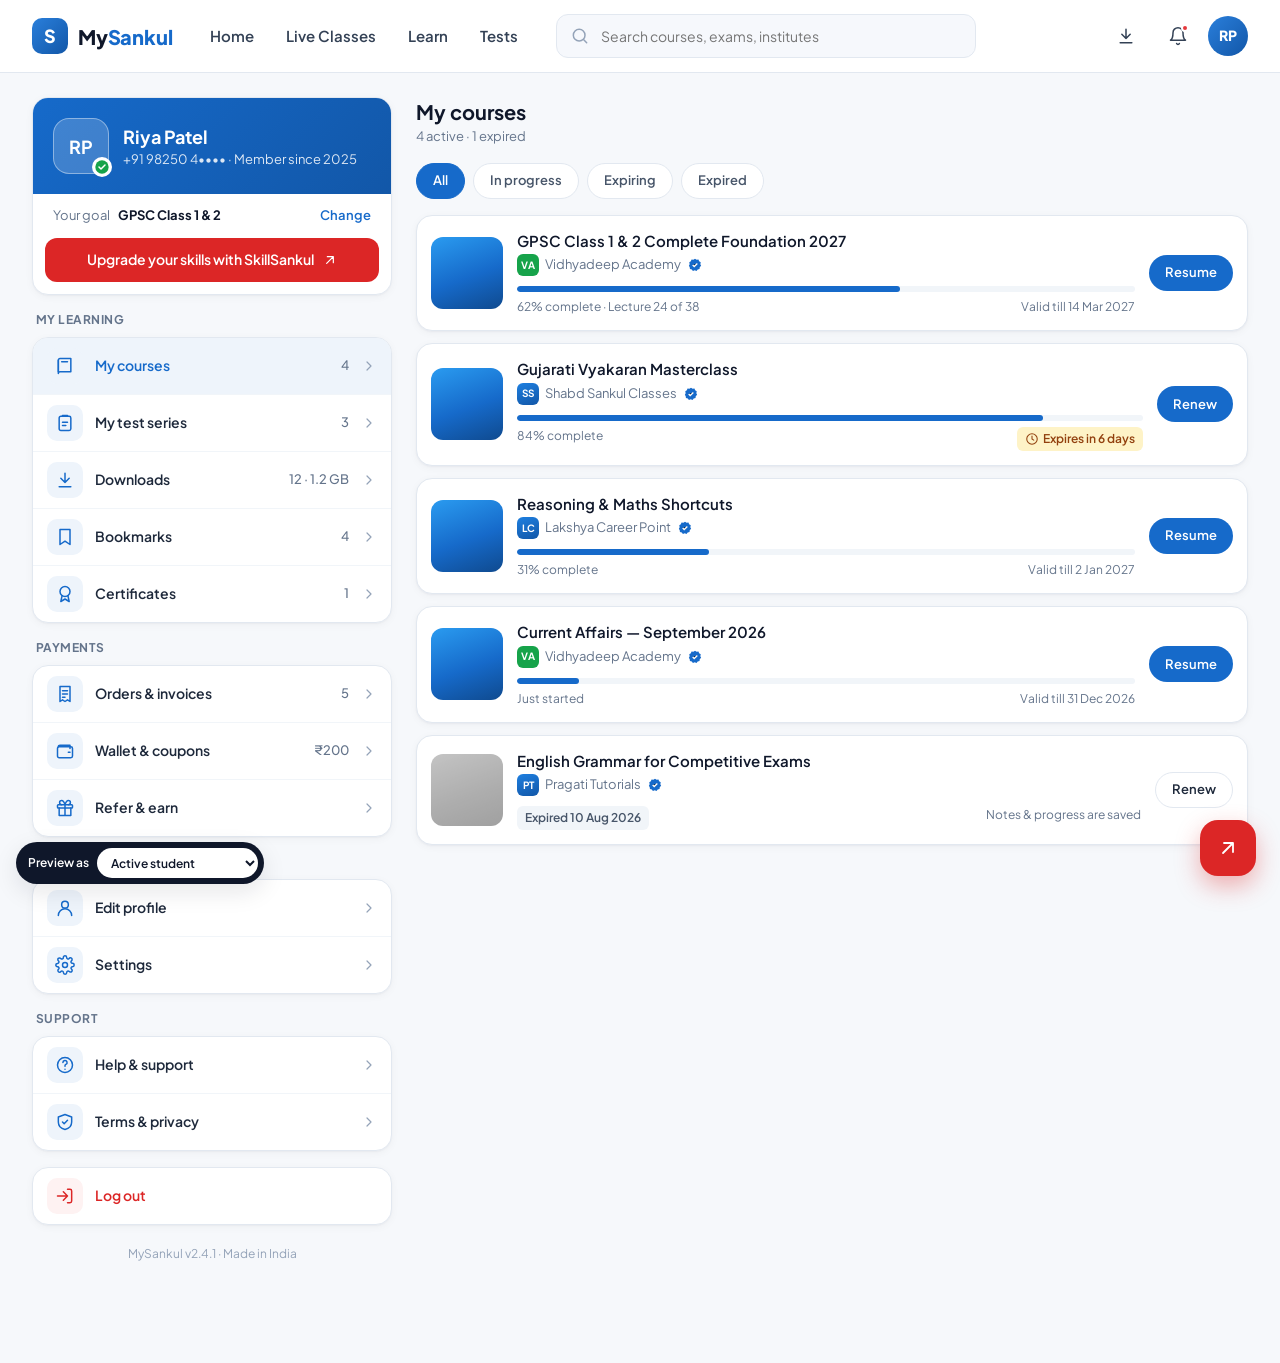
<file: profile.html>
<!DOCTYPE html>
<html lang="en">
<head>
<meta charset="utf-8">
<meta name="viewport" content="width=device-width, initial-scale=1">
<title>My profile · MySankul</title>
<link rel="preconnect" href="https://fonts.googleapis.com">
<link rel="preconnect" href="https://fonts.gstatic.com" crossorigin>
<link href="https://fonts.googleapis.com/css2?family=Plus+Jakarta+Sans:wght@400;500;600;700&display=swap" rel="stylesheet">
<style>
/* ==========================================================
   MySankul — App design system (web)
   Source of truth: MySankul student mobile app screens.
   Scope: profile.html, institute.html, signin.html ONLY.

   COLOR RULES (one system, no extras)
   - Blue   #166ACA  → every action: buttons, links, selected tabs, toggles, focus
   - Green  #15803D  → institute identity (header) + success (verified, paid, % off, valid till)
   - Red    #DC2626  → danger / failed / errors + SkillSankul entry point
   - Amber  #F59E0B  → ratings stars, pending, "Top rated", warnings
   - Purple #7C3AED  → "Purchased" state only
   - Slate  neutrals → all text, borders, surfaces
   TYPE: Plus Jakarta Sans · 12/13/14/16/18/20/24/28/32 (whole numbers) · 500/600/700
   ICONS: one line set · 24 grid · 1.8 stroke · round caps
   ========================================================== */

:root {
  /* Blue — primary action */
  --blue-50:  #EEF4FB;
  --blue-100: #E8F0FA;
  --blue-200: #D0E1F4;
  --blue-600: #166ACA;
  --blue-700: #1257A8;
  --blue-800: #0F4A8F;

  /* Green — institute + success */
  --green-50:  #E8F2EC;
  --green-100: #DCFCE7;
  --green-600: #16A34A;
  --green-700: #15803D;

  /* Red — danger */
  --red-50:  #FEF2F2;
  --red-100: #FEE2E2;
  --red-600: #DC2626;
  --red-700: #B91C1C;

  /* Amber — rating / pending / warning */
  --amber-50:  #FFFBEB;
  --amber-100: #FEF3C7;
  --amber-400: #FBBF24;
  --amber-500: #F59E0B;
  --amber-800: #92400E;

  /* Purple — purchased only */
  --purple-50:  #F5F3FF;
  --purple-600: #7C3AED;

  /* Slate — text, lines, surfaces */
  --slate-900: #0F172A;
  --slate-800: #1E293B;
  --slate-600: #475569;
  --slate-500: #64748B;
  --slate-400: #94A3B8;
  --slate-200: #E2E8F0;
  --slate-100: #F1F5F9;
  --bg:        #F6F8FB;
  --white:     #FFFFFF;

  --font: "Plus Jakarta Sans", system-ui, -apple-system, "Segoe UI", sans-serif;

  --r-8: 8px; --r-12: 12px; --r-16: 16px; --r-20: 20px; --pill: 999px;
  --shadow-card: 0 1px 2px rgba(15, 23, 42, .04), 0 2px 8px rgba(15, 23, 42, .04);
  --shadow-float: 0 8px 24px rgba(15, 23, 42, .10);
  --header-h: 72px;
  --container: 1264px;  /* 1216px content + 24px padding each side */
}

*, *::before, *::after { box-sizing: border-box; }
[hidden] { display: none !important; }
html { -webkit-text-size-adjust: 100%; scroll-behavior: smooth; }
body { margin: 0; font-family: var(--font); font-size: 14px; line-height: 1.5; color: var(--slate-900); background: var(--bg); -webkit-font-smoothing: antialiased; }
img, svg { display: block; max-width: 100%; }
a { color: inherit; text-decoration: none; }
button { font: inherit; color: inherit; background: none; border: 0; cursor: pointer; padding: 0; }
input, select, textarea { font: inherit; color: inherit; }
h1, h2, h3, h4, p { margin: 0; }
ul { list-style: none; margin: 0; padding: 0; }
:focus-visible { outline: 3px solid var(--blue-200); outline-offset: 2px; border-radius: 8px; }
.sr-only { position: absolute; width: 1px; height: 1px; overflow: hidden; clip: rect(0 0 0 0); white-space: nowrap; }
.skip-link { position: absolute; left: 16px; top: -60px; z-index: 100; background: var(--slate-900); color: #fff; padding: 10px 16px; border-radius: var(--r-8); }
.skip-link:focus { top: 12px; }
.container { width: 100%; max-width: var(--container); margin: 0 auto; padding: 0 24px; }

/* ---------- Icons ---------- */
.icon { width: 20px; height: 20px; flex: none; fill: none; stroke: currentColor; stroke-width: 1.8; stroke-linecap: round; stroke-linejoin: round; }
.icon-14 { width: 14px; height: 14px; }
.icon-16 { width: 16px; height: 16px; }
.icon-24 { width: 24px; height: 24px; }
.star { color: var(--amber-500); fill: var(--amber-500); stroke: none; }
.tick { width: 16px; height: 16px; color: var(--blue-600); flex: none; } /* verified institute tick = blue, as in app */

/* ---------- Type ---------- */
.t-32 { font-size: 32px; line-height: 1.2; font-weight: 700; letter-spacing: -.01em; }
.t-28 { font-size: 28px; line-height: 1.25; font-weight: 700; letter-spacing: -.01em; }
.t-24 { font-size: 24px; line-height: 1.3; font-weight: 700; }
.t-20 { font-size: 20px; line-height: 1.35; font-weight: 700; }
.t-18 { font-size: 18px; line-height: 1.4; font-weight: 700; }
.t-16 { font-size: 16px; line-height: 1.45; font-weight: 600; }
.t-14 { font-size: 14px; }
.t-13 { font-size: 13px; }
.t-12 { font-size: 12px; }
.w-500 { font-weight: 500; } .w-600 { font-weight: 600; } .w-700 { font-weight: 700; }
.c-900 { color: var(--slate-900); } .c-600 { color: var(--slate-600); } .c-500 { color: var(--slate-500); } .c-400 { color: var(--slate-400); }
.c-blue { color: var(--blue-600); } .c-green { color: var(--green-700); } .c-red { color: var(--red-600); }
.sec-label { font-size: 12px; font-weight: 700; letter-spacing: .04em; text-transform: uppercase; color: var(--slate-500); }
.sec-rule { display: flex; align-items: center; gap: 12px; font-size: 16px; font-weight: 600; color: var(--blue-600); }
.sec-rule::before, .sec-rule::after { content: ""; flex: 1; height: 1px; background: var(--slate-200); }
.strike { text-decoration: line-through; color: var(--slate-400); font-size: 13px; }
.dot-sep::before { content: "·"; margin: 0 6px; color: var(--slate-400); }

/* ---------- Buttons (pill, as in app) ---------- */
.btn {
  display: inline-flex; align-items: center; justify-content: center; gap: 8px;
  height: 48px; padding: 0 24px; border-radius: var(--pill);
  font-size: 15px; font-weight: 600; white-space: nowrap;
  transition: background .15s ease, color .15s ease, border-color .15s ease, opacity .15s;
}
.btn:disabled, .btn[aria-disabled="true"] { cursor: not-allowed; }
.btn-primary { background: var(--blue-600); color: #fff; }
.btn-primary:hover:not(:disabled) { background: var(--blue-700); }
.btn-primary:disabled { background: var(--slate-100); color: var(--slate-400); }
.btn-soft { background: var(--slate-100); color: var(--slate-800); }
.btn-soft:hover { background: var(--slate-200); }
.btn-outline { background: #fff; color: var(--slate-800); border: 1px solid var(--slate-200); }
.btn-outline:hover { border-color: var(--blue-200); color: var(--blue-600); }
.btn-blue-outline { background: #fff; color: var(--blue-600); border: 1.5px solid var(--blue-600); }
.btn-danger { background: var(--red-600); color: #fff; }
.btn-danger:hover { background: var(--red-700); }
.btn-lg { height: 52px; font-size: 16px; }
.btn-sm { height: 36px; padding: 0 16px; font-size: 13px; }
.btn-block { width: 100%; }
.link { color: var(--blue-600); font-weight: 600; display: inline-flex; align-items: center; gap: 4px; }
.link:hover { text-decoration: underline; }
.link-red { color: var(--red-600); font-weight: 600; }

/* ---------- Status chips ---------- */
.chip-s {
  display: inline-flex; align-items: center; gap: 4px; height: 24px; padding: 0 8px; border-radius: 6px;
  font-size: 12px; font-weight: 600; white-space: nowrap;
}
.chip-s .icon { width: 14px; height: 14px; }
.chip-s.caps { text-transform: uppercase; letter-spacing: .02em; font-size: 11px; font-weight: 700; }
.s-green  { background: var(--green-100); color: var(--green-700); }
.s-blue   { background: var(--blue-100);  color: var(--blue-600); }
.s-purple { background: var(--purple-50); color: var(--purple-600); }
.s-red    { background: var(--red-100);   color: var(--red-600); }
.s-amber  { background: var(--amber-100); color: var(--amber-800); }
.s-gold   { background: var(--amber-400); color: #78350F; }
.s-slate  { background: var(--slate-100); color: var(--slate-600); }

/* Filter pills (All / Courses / …) */
.pills { display: flex; gap: 8px; flex-wrap: wrap; }
.pill {
  height: 36px; padding: 0 16px; border-radius: var(--pill); border: 1px solid var(--slate-200); background: #fff;
  font-size: 13px; font-weight: 600; color: var(--slate-600); display: inline-flex; align-items: center; gap: 6px;
}
.pill:hover { border-color: var(--blue-200); color: var(--blue-600); }
.pill[aria-pressed="true"] { background: var(--blue-600); border-color: var(--blue-600); color: #fff; }

/* Segmented tabs (Courses 42 / Faculty 12 …) */
.seg-tabs { display: flex; gap: 4px; padding: 6px; background: var(--slate-100); border-radius: var(--pill); overflow-x: auto; scrollbar-width: none; }
.seg-tabs::-webkit-scrollbar { display: none; }
.seg-tab {
  flex: 1; min-width: max-content; height: 44px; padding: 0 20px; border-radius: var(--pill);
  font-size: 15px; font-weight: 600; color: var(--slate-500); display: inline-flex; align-items: center; justify-content: center; gap: 6px;
}
.seg-tab .n { font-size: 13px; font-weight: 600; color: var(--slate-400); }
.seg-tab:hover { color: var(--slate-800); }
.seg-tab[aria-selected="true"] { background: #fff; color: var(--blue-600); box-shadow: var(--shadow-card); }
[role="tabpanel"][hidden] { display: none; }

/* ---------- Surfaces ---------- */
.card { background: #fff; border: 1px solid var(--slate-200); border-radius: var(--r-16); box-shadow: var(--shadow-card); }
.card-p { padding: 20px; }
.divider { height: 1px; background: var(--slate-200); border: 0; margin: 0; }

/* Initials tiles */
.tile {
  width: 44px; height: 44px; border-radius: var(--r-12); flex: none;
  display: grid; place-items: center; color: #fff; font-weight: 700; font-size: 15px;
  background: linear-gradient(160deg, #1E7FE0, var(--blue-700));
}
.tile.green { background: var(--green-600); }
.tile-sm { width: 22px; height: 22px; border-radius: 6px; font-size: 10px; }
.tile-lg { width: 64px; height: 64px; border-radius: var(--r-16); font-size: 22px; }
.tile-xl { width: 88px; height: 88px; border-radius: var(--r-20); font-size: 30px; }
.avatar { width: 40px; height: 40px; border-radius: 50%; flex: none; display: grid; place-items: center; font-weight: 700; font-size: 14px; background: var(--blue-100); color: var(--blue-600); }
.avatar-56 { width: 56px; height: 56px; font-size: 18px; }

/* Icon tile (menu rows) — single tint for every row */
.ic-tile { width: 36px; height: 36px; border-radius: 10px; display: grid; place-items: center; background: var(--blue-50); color: var(--blue-600); flex: none; }
.ic-tile.red { background: var(--red-50); color: var(--red-600); }
.ic-tile.green { background: var(--green-100); color: var(--green-700); }

/* Thumbnails */
.thumb-sq { width: 64px; height: 64px; border-radius: var(--r-12); flex: none; background: linear-gradient(160deg, #2A9BF0 0%, var(--blue-600) 55%, var(--blue-800) 100%); }
.cover {
  position: relative; overflow: hidden;
  background:
    repeating-linear-gradient(0deg, rgba(255,255,255,.07) 0 2px, transparent 2px 9px),
    linear-gradient(135deg, #64748B 0%, #334155 60%, #1E293B 100%);
}
.cover-blue { background: linear-gradient(160deg, #2A9BF0 0%, var(--blue-600) 55%, var(--blue-800) 100%); }

/* Progress */
.bar { height: 6px; border-radius: var(--pill); background: var(--slate-100); overflow: hidden; }
.bar > span { display: block; height: 100%; border-radius: inherit; background: var(--blue-600); }
.bar.green > span { background: var(--green-600); }

/* ---------- Forms ---------- */
.field { display: flex; flex-direction: column; gap: 6px; }
.field > label { font-size: 12px; font-weight: 600; color: var(--slate-600); text-transform: uppercase; letter-spacing: .03em; }
.field > label .req { color: var(--red-600); }
.input, .select {
  height: 48px; width: 100%; border: 1px solid var(--slate-200); border-radius: var(--r-12); background: #fff; padding: 0 14px;
  font-size: 15px; color: var(--slate-900); transition: border-color .15s, box-shadow .15s;
}
.input::placeholder { color: var(--slate-400); }
.input:focus, .select:focus { outline: none; border-color: var(--blue-600); box-shadow: 0 0 0 4px var(--blue-100); }
.input.is-error { border-color: var(--red-600); box-shadow: 0 0 0 4px var(--red-50); }
.input:disabled { background: var(--slate-100); color: var(--slate-500); }
.help { font-size: 12px; color: var(--slate-500); }
.help.err { color: var(--red-600); font-weight: 600; display: flex; gap: 4px; align-items: center; }
.search { position: relative; }
.search .icon { position: absolute; left: 14px; top: 50%; transform: translateY(-50%); color: var(--slate-400); }
.search .input { padding-left: 44px; }

.switch { position: relative; width: 44px; height: 26px; flex: none; }
.switch input { position: absolute; inset: 0; opacity: 0; margin: 0; cursor: pointer; z-index: 1; }
.switch span { position: absolute; inset: 0; border-radius: var(--pill); background: var(--slate-200); transition: background .15s; }
.switch span::after { content: ""; position: absolute; top: 3px; left: 3px; width: 20px; height: 20px; border-radius: 50%; background: #fff; box-shadow: 0 1px 2px rgba(15,23,42,.2); transition: transform .15s; }
.switch input:checked + span { background: var(--blue-600); }
.switch input:checked + span::after { transform: translateX(18px); }
.switch input:focus-visible + span { outline: 3px solid var(--blue-200); outline-offset: 2px; }

/* ---------- Header (these pages) ---------- */
.hdr { position: sticky; top: 0; z-index: 50; background: #fff; border-bottom: 1px solid var(--slate-200); }
.hdr .container { height: var(--header-h); display: flex; align-items: center; gap: 24px; }
.brand { display: flex; align-items: center; gap: 10px; font-size: 18px; font-weight: 700; color: var(--slate-900); }
.brand-mark { width: 32px; height: 32px; border-radius: 10px; background: var(--blue-600); color: #fff; display: grid; place-items: center; font-size: 16px; font-weight: 700; }
.hdr-nav { display: flex; gap: 4px; }
.hdr-nav a { height: 40px; padding: 0 14px; border-radius: var(--pill); display: inline-flex; align-items: center; font-size: 14px; font-weight: 600; color: var(--slate-600); }
.hdr-nav a:hover { background: var(--slate-100); color: var(--slate-900); }
.hdr-nav a[aria-current="page"] { background: var(--blue-50); color: var(--blue-600); }
.hdr-search { flex: 1; max-width: 380px; }
.hdr-search .input { height: 40px; border-radius: var(--pill); background: var(--bg); font-size: 14px; }
.hdr-actions { margin-left: auto; display: flex; align-items: center; gap: 8px; }
.icon-btn { width: 40px; height: 40px; border-radius: 50%; display: grid; place-items: center; color: var(--slate-600); position: relative; }
.icon-btn:hover { background: var(--slate-100); }
.icon-btn .badge-dot { position: absolute; top: 9px; right: 10px; width: 8px; height: 8px; border-radius: 50%; background: var(--red-600); border: 2px solid #fff; }
.hdr .avatar { width: 36px; height: 36px; background: var(--blue-600); color: #fff; }

/* ---------- Toast (3 variants, as in app) ---------- */
.toast {
  position: fixed; left: 50%; bottom: 24px; z-index: 120; transform: translate(-50%, 16px); opacity: 0; pointer-events: none;
  display: flex; align-items: center; gap: 10px; max-width: calc(100% - 32px); width: max-content;
  padding: 12px 16px; border-radius: var(--r-12); font-size: 14px; font-weight: 600; box-shadow: var(--shadow-float);
  transition: opacity .2s, transform .2s;
}
.toast.show { opacity: 1; transform: translate(-50%, 0); }
.toast.success { background: var(--green-700); color: #fff; }
.toast.warn { background: var(--amber-100); color: var(--amber-800); border: 1px solid #FDE68A; }
.toast.error { background: var(--red-100); color: var(--red-700); border: 1px solid #FECACA; }
.toast.info { background: var(--slate-900); color: #fff; }

/* ---------- Sheet / modal (bottom sheet on mobile) ---------- */
.sheet-bg { position: fixed; inset: 0; z-index: 100; background: rgba(15, 23, 42, .45); display: none; align-items: center; justify-content: center; padding: 16px; }
.sheet-bg.open { display: flex; }
.sheet { width: 100%; max-width: 440px; background: #fff; border-radius: var(--r-20); padding: 28px 24px 24px; text-align: center; box-shadow: var(--shadow-float); animation: sheetIn .22s ease; max-height: calc(100vh - 32px); overflow: auto; }
.sheet.left { text-align: left; }
.sheet .warn-ic { width: 56px; height: 56px; border-radius: 16px; margin: 0 auto 16px; display: grid; place-items: center; background: var(--red-50); color: var(--red-600); }
.sheet h2 { font-size: 20px; font-weight: 700; }
.sheet p.body { font-size: 14px; color: var(--slate-600); margin-top: 8px; }
.sheet .note { margin-top: 16px; padding: 12px 14px; border-radius: var(--r-12); background: var(--red-50); color: var(--red-700); font-size: 13px; font-weight: 600; border: 1px solid var(--red-100); }
.sheet .actions { display: flex; flex-direction: column; gap: 10px; margin-top: 20px; }
@keyframes sheetIn { from { opacity: 0; transform: translateY(12px); } to { opacity: 1; transform: none; } }
@media (max-width: 600px) {
  .sheet-bg { align-items: flex-end; padding: 0; }
  .sheet { max-width: none; border-radius: 24px 24px 0 0; padding-bottom: 32px; }
  .sheet::before { content: ""; display: block; width: 40px; height: 4px; border-radius: 4px; background: var(--slate-200); margin: -12px auto 20px; }
}

/* SkillSankul entry (red) */
.fab { position: fixed; right: 24px; bottom: 24px; z-index: 40; width: 56px; height: 56px; border-radius: 18px; background: var(--red-600); color: #fff; display: grid; place-items: center; box-shadow: 0 10px 24px rgba(220, 38, 38, .35); }
.fab:hover { background: var(--red-700); }

@media (max-width: 960px) {
  .hdr-nav, .hdr-search { display: none; }
}
@media (max-width: 600px) {
  .container { padding: 0 16px; }
  .fab { right: 16px; bottom: 16px; }
}
@media (prefers-reduced-motion: reduce) {
  *, *::before, *::after { animation: none !important; transition: none !important; scroll-behavior: auto !important; }
}

</style>
<style>
  /* ===== Default site header + footer (identical to index.html) — shown to logged-out visitors ===== */
  .lg { --brand-50: #EEF4FB; --brand-200: #D0E1F4; --brand-500: #2A7FDB; --brand-600: #166ACA; --brand-700: #1257A8; --ink-900: #0F172A; --ink-700: #334155; --ink-500: #64748B; --line: #E2E8F0; --line-soft: #EEF2F7; font-family: var(--font); line-height: 1.55; }
  .lg .container { width: 100%; max-width: 1264px; margin: 0 auto; padding: 0 24px; }
  .lg.site-header { position: sticky; top: 0; z-index: 50; background: rgba(255,255,255,.92); backdrop-filter: saturate(180%) blur(12px); -webkit-backdrop-filter: saturate(180%) blur(12px); border-bottom: 1px solid var(--line); }
  .lg.site-header .container { display: flex; align-items: center; gap: 24px; height: 72px; position: relative; }
  .lg .logo { display: flex; align-items: center; gap: 10px; font-weight: 800; font-size: 20px; letter-spacing: -.01em; color: var(--ink-900); }
  .lg .logo-mark { width: 36px; height: 36px; border-radius: 10px; background: linear-gradient(135deg, var(--brand-500), var(--brand-700)); display: grid; place-items: center; color: #fff; font-size: 18px; font-weight: 800; }
  .lg .logo span b { color: var(--brand-600); font-weight: 800; }
  .lg .main-nav { display: flex; gap: 4px; }
  .lg .main-nav a { height: 40px; display: inline-flex; align-items: center; padding: 0 14px; border-radius: 10px; font-size: 15px; font-weight: 600; color: var(--ink-700); }
  .lg .main-nav a:hover { background: var(--line-soft); color: var(--ink-900); }
  .lg .main-nav a[aria-current="page"] { color: var(--brand-600); background: var(--brand-50); }
  .lg .header-actions { display: flex; align-items: center; gap: 8px; margin-left: auto; }
  .lg .icon-btn { width: 44px; height: 44px; border-radius: 12px; display: grid; place-items: center; color: var(--ink-700); }
  .lg .icon-btn:hover { background: var(--line-soft); }
  .lg .lang-select { height: 40px; border: 1px solid var(--line); border-radius: 10px; background: #fff; padding: 0 10px; font-size: 14px; font-weight: 600; color: var(--ink-700); }
  .lg .menu-toggle { display: none; }
  .lg .btn { display: inline-flex; align-items: center; justify-content: center; gap: 8px; height: 44px; padding: 0 20px; border-radius: 12px; font-size: 15px; font-weight: 700; white-space: nowrap; transition: background .15s, color .15s; }
  .lg .btn-primary { background: var(--brand-600); color: #fff; box-shadow: 0 6px 16px rgba(22,106,202,.25); }
  .lg .btn-primary:hover { background: var(--brand-700); }
  .lg .btn-ghost { color: var(--brand-600); padding: 0 12px; background: none; }
  .lg .btn-ghost:hover { background: var(--brand-50); }
  .lg .btn-sm { height: 36px; padding: 0 14px; font-size: 14px; border-radius: 10px; }

  .lg.site-footer { background: #0F172A; color: #CBD5E1; padding: 64px 0 32px; font-size: 15px; }
  .lg .footer-grid { display: grid; grid-template-columns: 1.4fr repeat(4, 1fr); gap: 32px; }
  .lg.site-footer h4 { color: #fff; font-size: 15px; font-weight: 700; margin-bottom: 14px; }
  .lg.site-footer li { margin-bottom: 10px; font-size: 14px; }
  .lg.site-footer a:hover { color: #fff; }
  .lg.site-footer .logo { color: #fff; }
  .lg .footer-bottom { margin-top: 48px; padding-top: 24px; border-top: 1px solid #1E293B; display: flex; justify-content: space-between; gap: 16px; flex-wrap: wrap; font-size: 13px; color: #94A3B8; }
  .lg .store-btn { display: inline-flex; align-items: center; gap: 10px; height: 48px; padding: 0 16px; border-radius: 12px; border: 1px solid #334155; color: #fff; font-size: 13px; line-height: 1.2; }
  .lg .store-btn:hover { border-color: #64748B; }
  .lg .store-btn b { display: block; font-size: 15px; }

  /* signed-in variant (identical to home.html header) */
  .lg .header-search { flex: 1; max-width: 420px; position: relative; }
  .lg .header-search input { width: 100%; height: 44px; border-radius: 12px; border: 1px solid var(--line); background: #F6F8FC; padding: 0 16px 0 44px; font-size: 14px; }
  .lg .header-search input:focus { outline: none; border-color: var(--brand-500); background: #fff; box-shadow: 0 0 0 4px var(--brand-50); }
  .lg .header-search .icon { position: absolute; left: 14px; top: 12px; color: #94A3B8; }
  .lg .icon-btn { position: relative; }
  .lg .icon-btn .dot { position: absolute; top: 10px; right: 11px; width: 8px; height: 8px; border-radius: 50%; background: #E5383B; border: 2px solid #fff; }
  .lg .avatar { width: 40px; height: 40px; border-radius: 50%; flex: none; background: linear-gradient(135deg, var(--brand-500), var(--brand-700)); color: #fff; display: grid; place-items: center; font-weight: 800; font-size: 14px; }

  @media (max-width: 1080px) {
    .lg .header-search { display: none; }
    .lg .footer-grid { grid-template-columns: 1fr 1fr 1fr; }
    .lg .footer-grid > :first-child { grid-column: 1 / -1; }
  }
  @media (max-width: 860px) {
    .lg .main-nav { display: none; }
    .lg .main-nav.open { display: flex; flex-direction: column; position: absolute; top: 72px; left: 0; right: 0; background: #fff; padding: 12px 16px 20px; border-bottom: 1px solid var(--line); box-shadow: 0 6px 20px rgba(15,23,42,.08); }
    .lg .main-nav.open a { height: 48px; }
    .lg .menu-toggle { display: grid; }
    .lg .lang-select { display: none; }
  }
  @media (max-width: 600px) {
    .lg .container { padding: 0 16px; }
    .lg .footer-grid { grid-template-columns: 1fr 1fr; }
    .lg.site-header .container { gap: 12px; }
    .lg .header-actions .btn-ghost { padding: 0 8px; }
    .lg .header-actions .btn-primary { display: none; }
    .lg .header-actions .hide-sm { display: none; }
  }
</style>
<style>
  .acct { display: grid; grid-template-columns: 360px minmax(0, 1fr); gap: 24px; padding-top: 24px; padding-bottom: 96px; align-items: start; }
  .menu-col { position: sticky; top: calc(var(--header-h) + 24px); display: flex; flex-direction: column; gap: 16px; }

  /* Blue profile header — as in app */
  .me { border-radius: var(--r-16); overflow: hidden; background: #fff; border: 1px solid var(--slate-200); box-shadow: var(--shadow-card); }
  .me-top { background: linear-gradient(135deg, var(--blue-600), var(--blue-700)); color: #fff; padding: 20px; display: flex; gap: 14px; align-items: center; }
  .me-top .av { position: relative; width: 56px; height: 56px; border-radius: 16px; background: rgba(255,255,255,.18); border: 1.5px solid rgba(255,255,255,.4); display: grid; place-items: center; font-size: 18px; font-weight: 700; flex: none; }
  .me-top .av .v { position: absolute; right: -4px; bottom: -4px; width: 20px; height: 20px; border-radius: 50%; background: #fff; color: var(--green-600); display: grid; place-items: center; }
  .me-top .nm { font-size: 18px; font-weight: 700; }
  .me-top .sub { font-size: 13px; color: rgba(255,255,255,.85); }
  .goal { display: flex; align-items: center; gap: 8px; padding: 12px 20px; font-size: 13px; }
  .goal .lbl { color: var(--slate-500); }
  .goal b { font-weight: 700; }
  .goal a { margin-left: auto; }
  .skill { display: flex; align-items: center; justify-content: center; gap: 8px; height: 44px; margin: 0 12px 12px; border-radius: var(--r-12); background: var(--red-600); color: #fff; font-size: 14px; font-weight: 600; }
  .skill:hover { background: var(--red-700); }

  .grp .sec-label { padding: 0 4px 8px; }
  .menu { overflow: hidden; }
  .mi { display: flex; align-items: center; gap: 12px; padding: 10px 14px; min-height: 56px; border-top: 1px solid var(--slate-100); font-size: 14px; font-weight: 600; color: var(--slate-800); width: 100%; text-align: left; }
  .mi:first-child { border-top: 0; }
  .mi:hover { background: var(--bg); }
  .mi[aria-current="true"] { background: var(--blue-50); color: var(--blue-600); }
  .mi .meta { margin-left: auto; font-size: 13px; font-weight: 500; color: var(--slate-500); }
  .mi .chev { color: var(--slate-400); }
  .mi.danger { color: var(--red-600); }
  .ver { text-align: center; font-size: 12px; color: var(--slate-400); padding: 4px 0; }

  /* Panels */
  .panel { display: flex; flex-direction: column; gap: 16px; }
  .ph { display: flex; align-items: center; gap: 10px; min-height: 44px; }
  .ph .back { display: none; }
  .ph h1 { font-size: 20px; font-weight: 700; }
  .ph .sub { font-size: 13px; color: var(--slate-500); }
  .ph .act { margin-left: auto; }

  /* My courses */
  .mc { display: flex; gap: 14px; padding: 14px; align-items: center; }
  .mc .thumb-sq { width: 72px; height: 72px; }
  .mc .info { flex: 1; min-width: 0; }
  .mc .ttl { font-size: 15px; font-weight: 600; }
  .mc .by { display: flex; gap: 6px; align-items: center; font-size: 13px; color: var(--slate-500); margin: 2px 0 10px; }
  .mc .row2 { display: flex; justify-content: space-between; gap: 8px; font-size: 12px; color: var(--slate-500); margin-top: 6px; flex-wrap: wrap; }
  .mc.expired .thumb-sq { filter: grayscale(1); opacity: .5; }

  /* Test series */
  .tsl { display: grid; grid-template-columns: repeat(2, 1fr); gap: 16px; }
  .tc { overflow: hidden; }
  .tc .cover { height: 104px; }
  .tc .tr { position: absolute; top: 12px; left: 12px; }
  .tc .pct { position: absolute; top: 12px; right: 12px; background: var(--green-100); color: var(--green-700); border-radius: 10px; padding: 6px 10px 8px; font-size: 16px; font-weight: 700; min-width: 72px; text-align: center; }
  .tc .pct .bar { height: 4px; margin-top: 4px; background: #fff; }
  .tc .in { padding: 16px; display: flex; flex-direction: column; gap: 12px; }
  .tc .hd { display: flex; gap: 12px; align-items: center; }
  .tc .chips { display: flex; gap: 8px; flex-wrap: wrap; }

  /* Downloads */
  .storage { padding: 16px; }
  .storage .top { display: flex; justify-content: space-between; font-size: 13px; margin-bottom: 8px; }
  .dl-row { display: flex; align-items: center; gap: 12px; padding: 12px 16px; border-top: 1px solid var(--slate-100); }
  .dl-row:first-child { border-top: 0; }
  .dl-row .grow { flex: 1; min-width: 0; }
  .dl-row .t { font-size: 14px; font-weight: 600; }
  .dl-row .s { font-size: 12px; color: var(--slate-500); }

  /* Orders */
  .ord { padding: 14px; display: flex; gap: 14px; align-items: flex-start; }
  .ord .thumb-sq { width: 48px; height: 48px; border-radius: 10px; }
  .ord .grow { flex: 1; min-width: 0; }
  .ord .t { font-size: 14px; font-weight: 600; }
  .ord .s { font-size: 12px; color: var(--slate-500); }
  .ord .bot { display: flex; align-items: center; gap: 8px; margin-top: 10px; }
  .ord .bot b { font-size: 16px; }
  .ord .bot .link, .ord .bot .link-red { margin-left: auto; font-size: 13px; }

  /* Wallet */
  .wallet { position: relative; border-radius: var(--r-16); padding: 28px 24px; text-align: center; color: #fff; background: linear-gradient(135deg, var(--blue-600), var(--blue-700)); overflow: hidden; }
  .wallet::before, .wallet::after { content: ""; position: absolute; top: 50%; width: 24px; height: 24px; border-radius: 50%; background: var(--bg); transform: translateY(-50%); }
  .wallet::before { left: -12px; } .wallet::after { right: -12px; }
  .wallet .l { font-size: 11px; font-weight: 700; letter-spacing: .08em; text-transform: uppercase; color: rgba(255,255,255,.8); }
  .wallet .v { font-size: 40px; font-weight: 700; margin: 4px 0; }
  .wallet .s { font-size: 13px; color: rgba(255,255,255,.85); }
  .cp { display: flex; align-items: center; gap: 12px; padding: 14px 16px; border-top: 1px solid var(--slate-100); }
  .cp:first-child { border-top: 0; }
  .cp .grow { flex: 1; }
  .cp .code { font-size: 14px; font-weight: 700; letter-spacing: .02em; }
  .cp.used { opacity: .5; }

  /* Refer */
  .refer { padding: 28px 24px; text-align: center; }
  .refer .ic-tile { width: 56px; height: 56px; border-radius: 16px; margin: 0 auto 12px; }
  .code-box { display: flex; align-items: center; justify-content: space-between; gap: 12px; margin: 20px auto 12px; max-width: 420px; padding: 10px 10px 10px 16px; border: 1.5px dashed var(--slate-200); border-radius: var(--r-12); text-align: left; }
  .code-box small { display: block; font-size: 11px; font-weight: 600; letter-spacing: .06em; text-transform: uppercase; color: var(--slate-400); }
  .code-box b { font-size: 18px; letter-spacing: .06em; }
  .ref { display: flex; align-items: center; gap: 12px; padding: 12px 16px; border-top: 1px solid var(--slate-100); }
  .ref:first-child { border-top: 0; }
  .ref .grow { flex: 1; }

  /* Edit profile */
  .edit-av { position: relative; width: 96px; height: 96px; border-radius: 50%; margin: 0 auto; background: var(--blue-600); color: #fff; display: grid; place-items: center; font-size: 32px; font-weight: 700; }
  .edit-av button { position: absolute; right: 0; bottom: 0; width: 32px; height: 32px; border-radius: 50%; background: #fff; color: var(--blue-600); border: 1px solid var(--slate-200); display: grid; place-items: center; }
  .form { display: grid; gap: 16px; padding: 24px; }
  .row-2 { display: grid; grid-template-columns: 1fr 1fr; gap: 16px; }
  .with-act { position: relative; }
  .with-act .link { position: absolute; right: 14px; top: 50%; transform: translateY(-50%); font-size: 13px; }

  /* Settings */
  .set { padding: 0 16px; }
  .set-row { display: flex; align-items: center; gap: 12px; min-height: 60px; padding: 10px 0; border-top: 1px solid var(--slate-100); }
  .set-row:first-child { border-top: 0; }
  .set-row .grow { flex: 1; }
  .set-row .t { font-size: 14px; font-weight: 600; }
  .set-row .s { font-size: 12px; color: var(--slate-500); }
  .set-row .val { font-size: 13px; font-weight: 600; color: var(--blue-600); background: none; }
  .set-row .select { width: auto; height: 36px; border-radius: var(--pill); padding: 0 12px; font-size: 13px; font-weight: 600; color: var(--blue-600); border-color: var(--slate-200); }
  .danger-label { color: var(--red-600); }
  .danger-row { display: flex; align-items: center; justify-content: space-between; padding: 16px; font-size: 14px; font-weight: 600; color: var(--red-600); width: 100%; }
  .danger-card { border-color: var(--red-100); }

  /* Help */
  details.faq { border-top: 1px solid var(--slate-100); }
  details.faq:first-child { border-top: 0; }
  details.faq summary { list-style: none; cursor: pointer; padding: 16px; display: flex; gap: 12px; justify-content: space-between; align-items: center; font-size: 14px; font-weight: 600; }
  details.faq summary::-webkit-details-marker { display: none; }
  details.faq summary .icon { color: var(--slate-400); transition: transform .2s; }
  details.faq[open] summary .icon { transform: rotate(180deg); }
  details.faq p { padding: 0 16px 16px; font-size: 14px; color: var(--slate-600); }

  /* Invoice sheet */
  .inv-hd { display: flex; gap: 10px; align-items: center; padding-bottom: 14px; border-bottom: 1px solid var(--slate-200); }
  .inv-kv div { display: flex; justify-content: space-between; gap: 12px; font-size: 13px; padding: 6px 0; }
  .inv-kv span { color: var(--slate-500); }
  .inv-kv b { font-weight: 600; text-align: right; }
  .inv-total { display: flex; justify-content: space-between; align-items: center; padding: 12px 14px; border-radius: var(--r-12); background: var(--blue-600); color: #fff; font-weight: 700; margin-top: 8px; }
  .inv-total b { font-size: 18px; }

  .empty { text-align: center; padding: 32px 16px; }
  /* ===== New-user (no activity) state ===== */
  body.state-new [data-state="active"], body:not(.state-new) [data-state="new"] { display: none !important; }
  .empty-st { text-align: center; padding: 36px 24px; }
  .empty-st .ic-tile { width: 64px; height: 64px; border-radius: 18px; margin: 0 auto 14px; }
  .empty-st h2 { font-size: 18px; font-weight: 700; }
  .empty-st p { font-size: 14px; color: var(--slate-500); max-width: 440px; margin: 6px auto 0; }
  .empty-st .acts { display: flex; gap: 10px; justify-content: center; flex-wrap: wrap; margin-top: 20px; }
  .empty-st.small-empty { padding: 20px; display: flex; gap: 12px; align-items: center; text-align: left; }
  .empty-st.small-empty .ic-tile { width: 36px; height: 36px; border-radius: 10px; margin: 0; }
  .empty-st.small-empty p { margin: 0; max-width: none; }
  .how { display: grid; grid-template-columns: repeat(3, 1fr); gap: 10px; margin-top: 24px; text-align: left; }
  .how div { padding: 14px; border-radius: 12px; background: var(--bg); font-size: 13px; color: var(--slate-500); }
  .how b { display: block; color: var(--slate-900); font-size: 14px; margin: 6px 0 2px; }
  .how i { font-style: normal; width: 24px; height: 24px; border-radius: 50%; background: var(--blue-600); color: #fff; font-size: 12px; font-weight: 700; display: grid; place-items: center; }
  .proto { position: fixed; left: 16px; bottom: 16px; z-index: 110; display: flex; align-items: center; gap: 8px; padding: 6px 6px 6px 12px; border-radius: var(--pill); background: var(--slate-900); color: #fff; font-size: 12px; font-weight: 600; box-shadow: var(--shadow-float); }
  .proto select { height: 30px; border-radius: var(--pill); border: 0; padding: 0 10px; font-size: 12px; font-weight: 600; background: #fff; color: var(--slate-900); }
  @media (max-width: 760px) { .how { grid-template-columns: 1fr; } }
  @media (max-width: 600px) { .proto span { display: none; } }
  .empty .ic-tile { width: 56px; height: 56px; border-radius: 16px; margin: 0 auto 12px; }

  @media (max-width: 960px) {
    .acct { grid-template-columns: 1fr; padding-top: 16px; }
    .menu-col { position: static; }
    /* App-style navigation: menu screen OR panel screen */
    body.show-panel .menu-col { display: none; }
    body:not(.show-panel) .panel-col { display: none; }
    .ph .back { display: grid; }
    .tsl { grid-template-columns: 1fr; }
  }
  @media (max-width: 600px) {
    .row-2 { grid-template-columns: 1fr; }
    .form { padding: 20px 16px; }
    .mc .thumb-sq { width: 56px; height: 56px; }
  }
</style>
</head>
<body>
<a class="skip-link" href="#main">Skip to content</a>

<header class="lg site-header" data-role="member student">
  <div class="container">
    <button class="icon-btn menu-toggle" data-lg-menu aria-controls="lg-unav" aria-expanded="false" aria-label="Open menu"><svg class="icon"><use href="#i-menu"/></svg></button>
    <a href="home.html" class="logo" aria-label="MySankul home"><span class="logo-mark">S</span><span>My<b>Sankul</b></span></a>
    <nav class="main-nav" id="lg-unav" aria-label="Primary">
      <a href="home.html" data-unav="home">Home</a>
      <a href="home.html#live" data-unav="live">Live Classes</a>
      <a href="home.html#learn" data-unav="learn">Learn</a>
      <a href="test-series.html?as=member#my" data-unav="tests">Tests</a>
    </nav>
    <form class="header-search" role="search" onsubmit="event.preventDefault()">
      <label for="lg-q" class="sr-only">Search</label>
      <svg class="icon"><use href="#i-search"/></svg>
      <input id="lg-q" type="search" placeholder="Search courses, exams, institutes">
    </form>
    <div class="header-actions">
      <a href="profile.html#downloads" class="icon-btn hide-sm" aria-label="Downloads"><svg class="icon"><use href="#i-download"/></svg></a>
      <button class="icon-btn" aria-label="Notifications, 3 unread"><svg class="icon"><use href="#i-bell"/></svg><span class="dot"></span></button>
      <a href="profile.html" class="avatar" aria-label="Your profile">RP</a>
    </div>
  </div>
</header>
<script>
  // Default header: mobile menu + "Sign in" returns the visitor to this page, signed in
  (function () {
    if (window.__lgInit) return; window.__lgInit = true;
    document.querySelectorAll('[data-lg-menu]').forEach(t => {
      const n = document.getElementById(t.getAttribute('aria-controls'));
      t.addEventListener('click', () => { const o = t.getAttribute('aria-expanded') !== 'true'; t.setAttribute('aria-expanded', String(o)); n && n.classList.toggle('open', o); });
    });
    const un = document.body.dataset.unav; if (un) { const a = document.querySelector(`.lg [data-unav="${un}"]`); a && a.setAttribute('aria-current', 'page'); }
    const here = location.pathname.split('/').pop() || 'index.html';
    const next = here + '?as=member' + (location.hash || '');
    document.querySelectorAll('[data-signin]').forEach(a => a.href = 'signin.html?next=' + encodeURIComponent(next));
    const cur = document.body.dataset.nav; if (cur) { const a = document.querySelector(`.lg [data-nav="${cur}"]`); a && a.setAttribute('aria-current', 'page'); }
  })();
</script>

<main id="main" class="container acct">

  <!-- ================= MENU (app account screen) ================= -->
  <aside class="menu-col" aria-label="Account menu">
    <div class="me">
      <div class="me-top">
        <span class="av">RP<span class="v"><svg class="icon icon-16"><use href="#i-check-circle"/></svg></span></span>
        <div><div class="nm">Riya Patel</div><div class="sub" data-new-text="+91 98250 4•••• · Joined today">+91 98250 4•••• · Member since 2025</div></div>
      </div>
      <div class="goal"><span class="lbl">Your goal</span><b>GPSC Class 1 & 2</b><a href="#edit" class="link">Change</a></div>
      <a href="#" class="skill">Upgrade your skills with SkillSankul <svg class="icon icon-16"><use href="#i-arrow-up-right"/></svg></a>
    </div>

    <div class="grp">
      <div class="sec-label">My learning</div>
      <nav class="card menu">
        <a class="mi" href="#courses"><span class="ic-tile"><svg class="icon"><use href="#i-book"/></svg></span>My courses<span class="meta" data-new-text="">4</span><svg class="icon icon-16 chev"><use href="#i-chev"/></svg></a>
        <a class="mi" href="#tests"><span class="ic-tile"><svg class="icon"><use href="#i-clipboard"/></svg></span>My test series<span class="meta" data-new-text="">3</span><svg class="icon icon-16 chev"><use href="#i-chev"/></svg></a>
        <a class="mi" href="#downloads"><span class="ic-tile"><svg class="icon"><use href="#i-download"/></svg></span>Downloads<span class="meta" data-new-text="">12 · 1.2 GB</span><svg class="icon icon-16 chev"><use href="#i-chev"/></svg></a>
        <a class="mi" href="#bookmarks"><span class="ic-tile"><svg class="icon"><use href="#i-bookmark"/></svg></span>Bookmarks<span class="meta" data-new-text="">4</span><svg class="icon icon-16 chev"><use href="#i-chev"/></svg></a>
        <a class="mi" href="#certificates"><span class="ic-tile"><svg class="icon"><use href="#i-award"/></svg></span>Certificates<span class="meta" data-new-text="">1</span><svg class="icon icon-16 chev"><use href="#i-chev"/></svg></a>
      </nav>
    </div>
    <div class="grp">
      <div class="sec-label">Payments</div>
      <nav class="card menu">
        <a class="mi" href="#orders"><span class="ic-tile"><svg class="icon"><use href="#i-receipt"/></svg></span>Orders & invoices<span class="meta" data-new-text="">5</span><svg class="icon icon-16 chev"><use href="#i-chev"/></svg></a>
        <a class="mi" href="#wallet"><span class="ic-tile"><svg class="icon"><use href="#i-wallet"/></svg></span>Wallet & coupons<span class="meta" data-new-text="₹0">₹200</span><svg class="icon icon-16 chev"><use href="#i-chev"/></svg></a>
        <a class="mi" href="#refer"><span class="ic-tile"><svg class="icon"><use href="#i-gift"/></svg></span>Refer & earn<svg class="icon icon-16 chev" style="margin-left:auto"><use href="#i-chev"/></svg></a>
      </nav>
    </div>
    <div class="grp">
      <div class="sec-label">Preferences</div>
      <nav class="card menu">
        <a class="mi" href="#edit"><span class="ic-tile"><svg class="icon"><use href="#i-user"/></svg></span>Edit profile<svg class="icon icon-16 chev" style="margin-left:auto"><use href="#i-chev"/></svg></a>
        <a class="mi" href="#settings"><span class="ic-tile"><svg class="icon"><use href="#i-settings"/></svg></span>Settings<svg class="icon icon-16 chev" style="margin-left:auto"><use href="#i-chev"/></svg></a>
      </nav>
    </div>
    <div class="grp">
      <div class="sec-label">Support</div>
      <nav class="card menu">
        <a class="mi" href="#help"><span class="ic-tile"><svg class="icon"><use href="#i-help"/></svg></span>Help & support<svg class="icon icon-16 chev" style="margin-left:auto"><use href="#i-chev"/></svg></a>
        <a class="mi" href="#terms"><span class="ic-tile"><svg class="icon"><use href="#i-shield"/></svg></span>Terms & privacy<svg class="icon icon-16 chev" style="margin-left:auto"><use href="#i-chev"/></svg></a>
      </nav>
    </div>
    <div class="card menu"><button class="mi danger" data-open="sh-logout"><span class="ic-tile red"><svg class="icon"><use href="#i-logout"/></svg></span>Log out</button></div>
    <div class="ver">MySankul v2.4.1 · Made in India</div>
  </aside>

  <!-- ================= PANELS ================= -->
  <div class="panel-col">

    <!-- My courses -->
    <section class="panel" id="courses" data-panel>
      <div class="ph"><a href="#" class="icon-btn back" aria-label="Back to account"><svg class="icon"><use href="#i-arrow-left"/></svg></a><div><h1>My courses</h1><div class="sub" data-new-text="Your enrolled courses">4 active · 1 expired</div></div></div>
      <div class="card empty-st" data-state="new">
        <span class="ic-tile"><svg class="icon icon-24"><use href="#i-book"/></svg></span>
        <h2>No courses yet</h2>
        <p>Courses you enroll in will show here with your progress, validity and a one-click Resume.</p>
        <div class="acts"><a href="home.html#recommended" class="btn btn-primary">Browse courses</a><a href="course.html?as=member#content" class="btn btn-outline"><svg class="icon icon-16"><use href="#i-play"/></svg>Try a free lecture</a></div>
        <div class="how"><div><i>1</i><b>Find a course</b>Compare verified institutes and watch free demos.</div><div><i>2</i><b>Pay once</b>Choose 3, 6 or 12 months. No auto-renewal.</div><div><i>3</i><b>Learn your way</b>Live, recorded, notes and offline downloads.</div></div>
      </div>
      <div class="panel" data-state="active">
      <div class="pills" data-pills="mc" role="group" aria-label="Filter courses">
        <button class="pill" aria-pressed="true" data-value="all">All</button>
        <button class="pill" aria-pressed="false" data-value="progress">In progress</button>
        <button class="pill" aria-pressed="false" data-value="expiring">Expiring</button>
        <button class="pill" aria-pressed="false" data-value="expired">Expired</button>
      </div>
      <div style="display:flex;flex-direction:column;gap:12px" data-scope="mc">
        <div class="card mc" data-cat="progress"><span class="thumb-sq"></span><div class="info"><div class="ttl">GPSC Class 1 & 2 Complete Foundation 2027</div><div class="by"><span class="tile tile-sm green">VA</span>Vidhyadeep Academy<svg class="tick"><use href="#i-verified"/></svg></div><div class="bar"><span style="width:62%"></span></div><div class="row2"><span>62% complete · Lecture 24 of 38</span><span>Valid till 14 Mar 2027</span></div></div><a href="course.html?as=student#content" class="btn btn-primary btn-sm">Resume</a></div>
        <div class="card mc" data-cat="progress expiring"><span class="thumb-sq"></span><div class="info"><div class="ttl">Gujarati Vyakaran Masterclass</div><div class="by"><span class="tile tile-sm">SS</span>Shabd Sankul Classes<svg class="tick"><use href="#i-verified"/></svg></div><div class="bar"><span style="width:84%"></span></div><div class="row2"><span>84% complete</span><span class="chip-s s-amber"><svg class="icon"><use href="#i-clock"/></svg>Expires in 6 days</span></div></div><a href="course.html?as=student&amp;days=6#content" class="btn btn-primary btn-sm">Renew</a></div>
        <div class="card mc" data-cat="progress"><span class="thumb-sq"></span><div class="info"><div class="ttl">Reasoning & Maths Shortcuts</div><div class="by"><span class="tile tile-sm">LC</span>Lakshya Career Point<svg class="tick"><use href="#i-verified"/></svg></div><div class="bar"><span style="width:31%"></span></div><div class="row2"><span>31% complete</span><span>Valid till 2 Jan 2027</span></div></div><a href="course.html?as=student#content" class="btn btn-primary btn-sm">Resume</a></div>
        <div class="card mc" data-cat="progress"><span class="thumb-sq"></span><div class="info"><div class="ttl">Current Affairs — September 2026</div><div class="by"><span class="tile tile-sm green">VA</span>Vidhyadeep Academy<svg class="tick"><use href="#i-verified"/></svg></div><div class="bar"><span style="width:10%"></span></div><div class="row2"><span>Just started</span><span>Valid till 31 Dec 2026</span></div></div><a href="course.html?as=student#content" class="btn btn-primary btn-sm">Resume</a></div>
        <div class="card mc expired" data-cat="expired"><span class="thumb-sq"></span><div class="info"><div class="ttl">English Grammar for Competitive Exams</div><div class="by"><span class="tile tile-sm">PT</span>Pragati Tutorials<svg class="tick"><use href="#i-verified"/></svg></div><div class="row2" style="margin-top:0"><span class="chip-s s-slate">Expired 10 Aug 2026</span><span>Notes & progress are saved</span></div></div><a href="#" class="btn btn-outline btn-sm">Renew</a></div>
      </div>
    </div>
    </section>

    <!-- My test series -->
    <section class="panel" id="tests" data-panel hidden>
      <div class="ph"><a href="#" class="icon-btn back" aria-label="Back to account"><svg class="icon"><use href="#i-arrow-left"/></svg></a><div><h1>My test series</h1><div class="sub" data-new-text="Mock tests and test series you buy">3 series · 40 tests attempted</div></div></div>
      <div class="card empty-st" data-state="new">
        <span class="ic-tile"><svg class="icon icon-24"><use href="#i-clipboard"/></svg></span>
        <h2>No test series yet</h2>
        <p>Buy a test series or take a free mock test to see your score, accuracy and state rank here.</p>
        <div class="acts"><a href="test.html" class="btn btn-primary">Take a free mock test</a></div>
        
      </div>
      <div class="panel" data-state="active">
      <div class="tsl">
        <a class="card tc" href="series.html?as=student" style="display:block"><div class="cover"><span class="chip-s caps s-gold tr">Top rated</span><div class="pct">100%<div class="bar green"><span style="width:100%"></span></div></div></div><div class="in"><div class="hd"><span class="tile">VS</span><div><div class="t-16">CSAT Foundation Practice</div><div class="t-13 c-500">Vidya Sarthi</div></div></div><div class="chips"><span class="chip-s s-green"><svg class="icon"><use href="#i-clock"/></svg>Valid till 12 Dec 2026</span><span class="chip-s s-green"><svg class="icon"><use href="#i-check"/></svg>Completed</span><span class="chip-s caps s-blue"><svg class="icon"><use href="#i-file-text"/></svg>Included</span></div></div></a>
        <a class="card tc" href="series.html?as=student" style="display:block"><div class="cover"><span class="chip-s caps s-gold tr">Top rated</span><div class="pct">25%<div class="bar green"><span style="width:25%"></span></div></div></div><div class="in"><div class="hd"><span class="tile green">VA</span><div><div class="t-16">GPSC Prelims Test Series 2027</div><div class="t-13 c-500">Vidhyadeep Academy</div></div></div><div class="chips"><span class="chip-s s-green"><svg class="icon"><use href="#i-clock"/></svg>Valid till 30 Jun 2027</span><span class="chip-s caps s-purple"><svg class="icon"><use href="#i-verified"/></svg>Purchased</span></div></div></a>
        <a class="card tc" href="series.html?as=student" style="display:block"><div class="cover"><div class="pct">15%<div class="bar green"><span style="width:15%"></span></div></div></div><div class="in"><div class="hd"><span class="tile">LC</span><div><div class="t-16">GSSSB CCE Sectional Tests</div><div class="t-13 c-500">Lakshya Career Point</div></div></div><div class="chips"><span class="chip-s s-green"><svg class="icon"><use href="#i-clock"/></svg>Valid till 31 Dec 2026</span><span class="chip-s caps s-purple"><svg class="icon"><use href="#i-verified"/></svg>Purchased</span></div></div></a>
      </div>
    </div>
    </section>

    <!-- Downloads -->
    <section class="panel" id="downloads" data-panel hidden>
      <div class="ph"><a href="#" class="icon-btn back" aria-label="Back to account"><svg class="icon"><use href="#i-arrow-left"/></svg></a><div><h1>Downloads</h1><div class="sub">Saved for offline study in the app</div></div></div>
      <div class="card empty-st" data-state="new">
        <span class="ic-tile"><svg class="icon icon-24"><use href="#i-download"/></svg></span>
        <h2>Nothing downloaded yet</h2>
        <p>In the MySankul app, tap the download icon on any lecture or PDF to study offline. Your files and folders will be listed here.</p>
        <div class="acts"><a href="#" class="btn btn-outline">Get the app</a></div>
        
      </div>
      <div class="panel" data-state="active">
      <div class="card storage"><div class="top"><b>1.2 GB used</b><span class="c-500">of 8 GB on this device</span></div><div class="bar"><span style="width:15%"></span></div></div>
      <div class="pills" data-pills role="group" aria-label="Group by"><button class="pill" aria-pressed="false">By course</button><button class="pill" aria-pressed="true">By folders</button></div>
      <div class="card">
        <div class="dl-row"><span class="ic-tile"><svg class="icon"><use href="#i-folder"/></svg></span><div class="grow"><div class="t">Polity notes</div><div class="s">5 files · 420 MB</div></div><svg class="icon icon-16 c-400"><use href="#i-chev"/></svg></div>
        <div class="dl-row"><span class="ic-tile"><svg class="icon"><use href="#i-folder"/></svg></span><div class="grow"><div class="t">Grammar revision</div><div class="s">4 files · 610 MB</div></div><svg class="icon icon-16 c-400"><use href="#i-chev"/></svg></div>
        <div class="dl-row"><span class="ic-tile"><svg class="icon"><use href="#i-folder"/></svg></span><div class="grow"><div class="t">Mock test solutions</div><div class="s">3 files · 170 MB</div></div><svg class="icon icon-16 c-400"><use href="#i-chev"/></svg></div>
        <button class="dl-row" style="width:100%;color:var(--blue-600)" onclick="msToast('Folder created')"><span class="ic-tile"><svg class="icon"><use href="#i-plus"/></svg></span><span class="t">New folder</span></button>
      </div>
    </div>
    </section>

    <!-- Bookmarks -->
    <section class="panel" id="bookmarks" data-panel hidden>
      <div class="ph"><a href="#" class="icon-btn back" aria-label="Back to account"><svg class="icon"><use href="#i-arrow-left"/></svg></a><div><h1>Bookmarks</h1><div class="sub">Courses you saved for later</div></div></div>
      <div class="card empty-st" data-state="new">
        <span class="ic-tile"><svg class="icon icon-24"><use href="#i-bookmark"/></svg></span>
        <h2>No bookmarks yet</h2>
        <p>Tap the bookmark icon on any course to save it for later — handy while you compare institutes.</p>
        <div class="acts"><a href="home.html#recommended" class="btn btn-primary">Explore courses</a></div>
        
      </div>
      <div class="panel" data-state="active">
      <div class="card">
        <div class="dl-row"><span class="thumb-sq" style="width:48px;height:48px;border-radius:10px"></span><div class="grow"><div class="t">GPSC Mains Answer Writing</div><div class="s">Vidhyadeep Academy · ₹3,499</div></div><button class="icon-btn c-blue" data-bookmark aria-pressed="true" aria-label="Remove bookmark"><svg class="icon"><use href="#i-bookmark-fill"/></svg></button></div>
        <div class="dl-row"><span class="thumb-sq" style="width:48px;height:48px;border-radius:10px"></span><div class="grow"><div class="t">History & Culture of Gujarat</div><div class="s">Vidhyadeep Academy · ₹899</div></div><button class="icon-btn c-blue" data-bookmark aria-pressed="true" aria-label="Remove bookmark"><svg class="icon"><use href="#i-bookmark-fill"/></svg></button></div>
        <div class="dl-row"><span class="thumb-sq" style="width:48px;height:48px;border-radius:10px"></span><div class="grow"><div class="t">Geography Essentials</div><div class="s">Vidhyadeep Academy · ₹1,899</div></div><button class="icon-btn c-blue" data-bookmark aria-pressed="true" aria-label="Remove bookmark"><svg class="icon"><use href="#i-bookmark-fill"/></svg></button></div>
        <div class="dl-row"><span class="thumb-sq" style="width:48px;height:48px;border-radius:10px"></span><div class="grow"><div class="t">Quantitative Aptitude in 30 Days</div><div class="s">Vidhyadeep Academy · ₹499</div></div><button class="icon-btn c-blue" data-bookmark aria-pressed="true" aria-label="Remove bookmark"><svg class="icon"><use href="#i-bookmark-fill"/></svg></button></div>
      </div>
    </div>
    </section>

    <!-- Certificates -->
    <section class="panel" id="certificates" data-panel hidden>
      <div class="ph"><a href="#" class="icon-btn back" aria-label="Back to account"><svg class="icon"><use href="#i-arrow-left"/></svg></a><div><h1>Certificates</h1><div class="sub">Earned when you complete 100% of a course</div></div></div>
      <div class="card empty-st" data-state="new">
        <span class="ic-tile"><svg class="icon icon-24"><use href="#i-award"/></svg></span>
        <h2>No certificates yet</h2>
        <p>Finish 100% of a course to unlock a certificate with your name on it. You can download it as a PDF.</p>
        <div class="acts"><a href="home.html#recommended" class="btn btn-outline">Find a course</a></div>
        
      </div>
      <div class="panel" data-state="active">
      <div class="card">
        <div class="dl-row"><span class="ic-tile green"><svg class="icon"><use href="#i-award"/></svg></span><div class="grow"><div class="t">CSAT Foundation Practice</div><div class="s">Issued 2 Sep 2026 · Vidya Sarthi</div></div><button class="btn btn-outline btn-sm" onclick="msToast('Certificate downloaded')"><svg class="icon icon-16"><use href="#i-download"/></svg>PDF</button></div>
        <div class="dl-row"><span class="ic-tile"><svg class="icon"><use href="#i-lock"/></svg></span><div class="grow"><div class="t">Gujarati Vyakaran Masterclass</div><div class="s">84% done · finish 19 more lessons to unlock</div></div></div>
      </div>
    </div>
    </section>

    <!-- Orders -->
    <section class="panel" id="orders" data-panel hidden>
      <div class="ph"><a href="#" class="icon-btn back" aria-label="Back to account"><svg class="icon"><use href="#i-arrow-left"/></svg></a><div><h1>My orders</h1><div class="sub" data-new-text="Purchases and GST invoices">5 purchases · ₹8,246 total</div></div></div>
      <div class="card empty-st" data-state="new">
        <span class="ic-tile"><svg class="icon icon-24"><use href="#i-receipt"/></svg></span>
        <h2>No orders yet</h2>
        <p>When you buy a course or test series, the order and its GST invoice will appear here.</p>
        <div class="acts"><a href="home.html#recommended" class="btn btn-primary">Browse courses</a></div>
        
      </div>
      <div class="panel" data-state="active">
      <div class="pills" data-pills="ord" role="group" aria-label="Filter orders">
        <button class="pill" aria-pressed="true" data-value="all">All</button>
        <button class="pill" aria-pressed="false" data-value="course">Courses</button>
        <button class="pill" aria-pressed="false" data-value="test">Test series</button>
        <button class="pill" aria-pressed="false" data-value="refund">Refunds</button>
      </div>
      <div style="display:flex;flex-direction:column;gap:12px" data-scope="ord">
        <div class="card ord" data-cat="course"><span class="thumb-sq"></span><div class="grow"><div class="t">GPSC Class 1 & 2 Complete Foundation 2027</div><div class="s">Vidhyadeep Academy · 15 Sep 2026</div><div class="bot"><b>₹2,399</b><span class="chip-s caps s-red">Failed</span><a href="#" class="link-red" onclick="event.preventDefault();msToast('Opening payment…','info')">Retry payment</a></div></div></div>
        <div class="card ord" data-cat="course"><span class="thumb-sq"></span><div class="grow"><div class="t">GPSC Class 1 & 2 Complete Foundation 2027</div><div class="s">Vidhyadeep Academy · 15 Sep 2026</div><div class="bot"><b>₹2,399</b><span class="chip-s caps s-green">Paid</span><a href="#" class="link" data-open="sh-invoice">Invoice</a></div></div></div>
        <div class="card ord" data-cat="test"><span class="thumb-sq"></span><div class="grow"><div class="t">GPSC Prelims Test Series 2027</div><div class="s">Vidhyadeep Academy · 2 Sep 2026</div><div class="bot"><b>₹499</b><span class="chip-s caps s-green">Paid</span><a href="#" class="link" data-open="sh-invoice">Invoice</a></div></div></div>
        <div class="card ord" data-cat="course"><span class="thumb-sq"></span><div class="grow"><div class="t">Gujarati Vyakaran Masterclass</div><div class="s">Shabd Sankul Classes · 29 Jun 2026</div><div class="bot"><b>₹699</b><span class="chip-s caps s-amber">Pending</span><span class="t-12 c-500" style="margin-left:auto">Confirming · refunded in 5–7 days if it fails</span></div></div></div>
        <div class="card ord" data-cat="refund"><span class="thumb-sq"></span><div class="grow"><div class="t">Polity Crash Course</div><div class="s">Lakshya Career Point · 12 May 2026</div><div class="bot"><b>₹499</b><span class="chip-s caps s-slate">Refunded</span><a href="#" class="link">Details</a></div></div></div>
      </div>
    </div>
    </section>

    <!-- Wallet -->
    <section class="panel" id="wallet" data-panel hidden>
      <div class="ph"><a href="#" class="icon-btn back" aria-label="Back to account"><svg class="icon"><use href="#i-arrow-left"/></svg></a><div><h1>Wallet & coupons</h1></div></div>
      <div class="wallet"><div class="l">Wallet balance</div><div class="v" data-new-text="₹0">₹200</div><div class="s">Applies automatically at checkout</div></div>
      <div class="sec-label">Coupons</div>
      <div class="card">
        <div class="cp"><span class="ic-tile"><svg class="icon"><use href="#i-tag"/></svg></span><div class="grow"><div class="code">FIRST20 · 20% off</div><div class="t-12 c-500" data-new-text="Welcome gift · your first course · expires 30 Sep">On any course · expires 30 Sep</div></div><button class="link" onclick="msToast('FIRST20 will apply at checkout')">Apply</button></div>
        <div class="cp used" data-state="active"><span class="ic-tile"><svg class="icon"><use href="#i-tag"/></svg></span><div class="grow"><div class="code">VIDHYA44 · 44% off</div><div class="t-12 c-500">Used on 15 Jul</div></div><span class="t-13 c-500">Used</span></div>
      </div>
      <div class="sec-label">Transactions</div>
      <div data-state="active"><div class="card">
        <div class="cp"><span class="ic-tile green"><svg class="icon"><use href="#i-gift"/></svg></span><div class="grow"><div class="t-14 w-600">Referral bonus</div><div class="t-12 c-500">Arjun M. · 3 Sep</div></div><b class="c-green">+₹100</b></div>
        <div class="cp"><span class="ic-tile green"><svg class="icon"><use href="#i-gift"/></svg></span><div class="grow"><div class="t-14 w-600">Referral bonus</div><div class="t-12 c-500">Neha S. · 20 Aug</div></div><b class="c-green">+₹100</b></div>
      </div>
    </div>
      <div class="card empty-st small-empty" data-state="new"><p>No transactions yet. Referral rewards and refunds will show up here.</p></div>
    </section>

    <!-- Refer -->
    <section class="panel" id="refer" data-panel hidden>
      <div class="ph"><a href="#" class="icon-btn back" aria-label="Back to account"><svg class="icon"><use href="#i-arrow-left"/></svg></a><div><h1>Refer & earn</h1></div><button class="icon-btn act" data-copy="https://mysankul.com/r/RIYA100" data-copy-msg="Invite link copied" aria-label="Copy invite link"><svg class="icon"><use href="#i-share"/></svg></button></div>
      <div class="card refer">
        <span class="ic-tile"><svg class="icon icon-24"><use href="#i-gift"/></svg></span>
        <div class="t-20">Give ₹100, get ₹100</div>
        <p class="t-14 c-500" style="margin-top:6px">Your friend saves ₹100 on their first course. You get ₹100 wallet credit when they buy.</p>
        <div class="code-box"><div><small>Your code</small><b>RIYA100</b></div><button class="btn btn-soft btn-sm" data-copy="RIYA100" data-copy-msg="Referral code copied">Copy</button></div>
        <a href="https://wa.me/?text=Join%20MySankul%20with%20my%20code%20RIYA100" target="_blank" rel="noopener" class="btn btn-primary" style="max-width:420px;width:100%"><svg class="icon icon-16"><use href="#i-share"/></svg>Share on WhatsApp</a>
      </div>
      <div class="sec-label" data-new-text="Your referrals">Your referrals · 3</div>
      <div data-state="active"><div class="card">
        <div class="ref"><span class="avatar">AM</span><div class="grow"><div class="t-14 w-600">Arjun M.</div><div class="t-12 c-500">Bought a course · 3 Sep</div></div><span class="chip-s s-green">₹100 earned</span></div>
        <div class="ref"><span class="avatar">NS</span><div class="grow"><div class="t-14 w-600">Neha S.</div><div class="t-12 c-500">Bought a course · 20 Aug</div></div><span class="chip-s s-green">₹100 earned</span></div>
        <div class="ref"><span class="avatar">KD</span><div class="grow"><div class="t-14 w-600">Karan D.</div><div class="t-12 c-500">Signed up · 19 Sep</div></div><span class="chip-s s-amber">Pending</span></div>
      </div>
    </div>
      <div class="card empty-st small-empty" data-state="new"><span class="ic-tile"><svg class="icon"><use href="#i-users"/></svg></span><p>No referrals yet. Share your code — when a friend buys their first course, you both get ₹100.</p></div>
    </section>

    <!-- Edit profile -->
    <section class="panel" id="edit" data-panel hidden>
      <div class="ph"><a href="#" class="icon-btn back" aria-label="Back to account"><svg class="icon"><use href="#i-arrow-left"/></svg></a><div><h1>Edit profile</h1></div></div>
      <form class="card form" id="edit-form" novalidate>
        <div style="text-align:center"><div class="edit-av">RP<button type="button" aria-label="Change photo" onclick="msToast('Photo picker opens here','info')"><svg class="icon icon-16"><use href="#i-camera"/></svg></button></div><div class="t-16" style="margin-top:10px">Riya Patel</div></div>
        <div class="row-2">
          <div class="field"><label for="f-name">Full name <span class="req">*</span></label><input id="f-name" class="input" value="Riya Patel" autocomplete="name" aria-describedby="f-name-err"><span class="help err" id="f-name-err" hidden><svg class="icon icon-14"><use href="#i-info"/></svg>Enter your full name — it appears on certificates.</span></div>
          <div class="field"><label for="f-phone">Mobile number <span class="req">*</span></label><div class="with-act"><input id="f-phone" class="input" value="+91 98250 43421" disabled><a href="signin.html" class="link">Change</a></div><span class="help">Changing it needs an OTP.</span></div>
          <div class="field"><label for="f-email">Email (optional)</label><input id="f-email" class="input" type="email" value="riya.patel@example.com" autocomplete="email" aria-describedby="f-email-err"><span class="help err" id="f-email-err" hidden><svg class="icon icon-14"><use href="#i-info"/></svg>That email doesn’t look right — check for typos.</span></div>
          <div class="field"><label for="f-city">City (optional)</label><select id="f-city" class="select"><option>Ahmedabad</option><option>Surat</option><option>Vadodara</option><option>Rajkot</option><option>Bhuj</option></select></div>
          <div class="field"><label for="f-goal">Your goal</label><select id="f-goal" class="select"><option>GPSC Class 1 & 2</option><option>GSSSB CCE</option><option>UPSC CSE 2027</option><option>Gujarat Police / LRD</option><option>Class 10 (GSEB)</option></select></div>
          <div class="field"><label for="f-lang">Learning language</label><select id="f-lang" class="select"><option>ગુજરાતી + English</option><option>English</option><option>ગુજરાતી</option><option>हिंदी</option></select></div>
        </div>
        <button class="btn btn-primary btn-lg" type="submit" id="save-btn" disabled>Save changes</button>
      </form>
    </section>

    <!-- Settings -->
    <section class="panel" id="settings" data-panel hidden>
      <div class="ph"><a href="#" class="icon-btn back" aria-label="Back to account"><svg class="icon"><use href="#i-arrow-left"/></svg></a><div><h1>Settings</h1><div class="sub">Playback, downloads, privacy</div></div></div>
      <div class="sec-label">Theme</div>
      <div class="card set"><div class="set-row"><span class="ic-tile"><svg class="icon"><use href="#i-sun"/></svg></span><div class="grow"><div class="t">App theme</div><div class="s">Keep the theme according to you</div></div><label class="sr-only" for="s-theme">App theme</label><select id="s-theme" class="select"><option>Auto</option><option>Light</option><option>Dark</option></select></div></div>
      <div class="sec-label">Playback</div>
      <div class="card set">
        <div class="set-row"><span class="ic-tile"><svg class="icon"><use href="#i-video"/></svg></span><div class="grow"><div class="t">Default quality</div><div class="s">Balances data use and clarity</div></div><label class="sr-only" for="s-q">Default quality</label><select id="s-q" class="select"><option>Auto</option><option>1080p</option><option>720p</option><option>480p</option></select></div>
        <div class="set-row"><span class="ic-tile"><svg class="icon"><use href="#i-gauge"/></svg></span><div class="grow"><div class="t">Default speed</div><div class="s">Applies to every lecture</div></div><label class="sr-only" for="s-sp">Default speed</label><select id="s-sp" class="select"><option>1×</option><option selected>1.25×</option><option>1.5×</option><option>2×</option></select></div>
        <div class="set-row"><span class="ic-tile"><svg class="icon"><use href="#i-play"/></svg></span><div class="grow"><div class="t">Autoplay next lecture</div><div class="s">Continue without tapping</div></div><label class="switch"><input type="checkbox" aria-label="Autoplay next lecture"><span></span></label></div>
      </div>
      <div class="sec-label">Downloads & notifications</div>
      <div class="card set">
        <div class="set-row"><span class="ic-tile"><svg class="icon"><use href="#i-wifi"/></svg></span><div class="grow"><div class="t">Wi-Fi only</div><div class="s">Never use mobile data for downloads</div></div><label class="switch"><input type="checkbox" checked aria-label="Download on Wi-Fi only"><span></span></label></div>
        <div class="set-row"><span class="ic-tile"><svg class="icon"><use href="#i-bell"/></svg></span><div class="grow"><div class="t">Live class reminders</div><div class="s">10 minutes before each class</div></div><label class="switch"><input type="checkbox" checked aria-label="Live class reminders"><span></span></label></div>
        <div class="set-row"><span class="ic-tile"><svg class="icon"><use href="#i-clock"/></svg></span><div class="grow"><div class="t">Access ending reminders</div><div class="s">7 days and 1 day before expiry</div></div><label class="switch"><input type="checkbox" checked aria-label="Access ending reminders"><span></span></label></div>
      </div>
      <div class="sec-label danger-label">Danger zone</div>
      <div class="card danger-card"><button class="danger-row" data-open="sh-delete">Delete my account<svg class="icon icon-16"><use href="#i-chev"/></svg></button></div>
    </section>

    <!-- Help -->
    <section class="panel" id="help" data-panel hidden>
      <div class="ph"><a href="#" class="icon-btn back" aria-label="Back to account"><svg class="icon"><use href="#i-arrow-left"/></svg></a><div><h1>Help & support</h1></div></div>
      <div class="search"><svg class="icon"><use href="#i-search"/></svg><label for="hs" class="sr-only">Search help</label><input id="hs" class="input" type="search" placeholder="Search for help…"></div>
      <div class="card">
        <details class="faq"><summary>Payment was debited but the course isn't showing<svg class="icon icon-16"><use href="#i-chev-down"/></svg></summary><p>Payments can take a few minutes to confirm. If it's still pending after an hour, the amount is refunded automatically. Track it under Orders & invoices.</p></details>
        <details class="faq"><summary>What happens when my course access ends?<svg class="icon icon-16"><use href="#i-chev-down"/></svg></summary><p>You can't watch new lectures, but your notes, progress and test history stay saved. Renew any time and continue where you left off.</p></details>
        <details class="faq"><summary>Can I use MySankul on two devices?<svg class="icon icon-16"><use href="#i-chev-down"/></svg></summary><p>Yes — the website and one phone can be signed in at the same time.</p></details>
      </div>
      <div class="card">
        <a class="mi" href="#"><span class="ic-tile"><svg class="icon"><use href="#i-chat"/></svg></span>Chat with us<span class="meta">~10 min reply</span><svg class="icon icon-16 chev"><use href="#i-chev"/></svg></a>
        <a class="mi" href="tel:+910000000000"><span class="ic-tile"><svg class="icon"><use href="#i-phone"/></svg></span>Call support<span class="meta">9 AM – 9 PM</span><svg class="icon icon-16 chev"><use href="#i-chev"/></svg></a>
        <a class="mi" href="#"><span class="ic-tile"><svg class="icon"><use href="#i-mail"/></svg></span>Email us<span class="meta">Invoices & refunds</span><svg class="icon icon-16 chev"><use href="#i-chev"/></svg></a>
      </div>
    </section>

    <!-- Terms -->
    <section class="panel" id="terms" data-panel hidden>
      <div class="ph"><a href="#" class="icon-btn back" aria-label="Back to account"><svg class="icon"><use href="#i-arrow-left"/></svg></a><div><h1>Terms & privacy</h1></div></div>
      <div class="card">
        <a class="mi" href="#"><span class="ic-tile"><svg class="icon"><use href="#i-file-text"/></svg></span>Terms of use<svg class="icon icon-16 chev" style="margin-left:auto"><use href="#i-chev"/></svg></a>
        <a class="mi" href="#"><span class="ic-tile"><svg class="icon"><use href="#i-shield"/></svg></span>Privacy policy<svg class="icon icon-16 chev" style="margin-left:auto"><use href="#i-chev"/></svg></a>
        <a class="mi" href="#"><span class="ic-tile"><svg class="icon"><use href="#i-receipt"/></svg></span>Refund policy<svg class="icon icon-16 chev" style="margin-left:auto"><use href="#i-chev"/></svg></a>
      </div>
    </section>
  </div>
</main>

<a href="#" class="fab" aria-label="Open SkillSankul"><svg class="icon icon-24"><use href="#i-arrow-up-right"/></svg></a>

<!-- ================= SHEETS ================= -->
<div class="sheet-bg" id="sh-delete" role="dialog" aria-modal="true" aria-labelledby="sh-delete-t">
  <div class="sheet">
    <div class="warn-ic"><svg class="icon icon-24"><use href="#i-alert"/></svg></div>
    <h2 id="sh-delete-t">Delete your account?</h2>
    <p class="body">This permanently removes your progress, test history, certificates and downloads. Purchased courses cannot be restored.</p>
    <div class="note">4 active courses worth ₹4,446 and 156 days of validity remaining will be lost</div>
    <div class="actions">
      <button class="btn btn-danger btn-lg" onclick="msToast('Account deletion requested','info');location.href='index.html'">Delete permanently</button>
      <button class="btn btn-soft btn-lg" data-close data-autofocus>Keep my account</button>
    </div>
  </div>
</div>

<div class="sheet-bg" id="sh-logout" role="dialog" aria-modal="true" aria-labelledby="sh-logout-t">
  <div class="sheet">
    <div class="warn-ic"><svg class="icon icon-24"><use href="#i-door"/></svg></div>
    <h2 id="sh-logout-t">Log out?</h2>
    <p class="body">Your downloads stay on this device. You'll need your mobile number to sign back in.</p>
    <div class="actions">
      <a href="signin.html" class="btn btn-danger btn-lg">Yes, log out</a>
      <button class="btn btn-soft btn-lg" data-close data-autofocus>Stay signed in</button>
    </div>
  </div>
</div>

<div class="sheet-bg" id="sh-invoice" role="dialog" aria-modal="true" aria-labelledby="sh-invoice-t">
  <div class="sheet left">
    <div class="inv-hd"><span class="brand-mark">S</span><div><div class="t-14 w-700" id="sh-invoice-t">MySankul</div><div class="t-12 c-500">Tax invoice · 15 Sep 2026</div></div><button class="icon-btn" style="margin-left:auto" data-close aria-label="Close"><svg class="icon"><use href="#i-x"/></svg></button></div>
    <div class="inv-kv" style="padding:12px 0;border-bottom:1px solid var(--slate-200)">
      <div><span>Invoice no.</span><b>MS-2026-04821</b></div>
      <div><span>Billed to</span><b>Riya Patel</b></div>
      <div><span>Seller</span><b>Vidhyadeep Academy</b></div>
      <div><span>GSTIN</span><b>24AABCV1429B1Z1</b></div>
      <div><span>Payment</span><b>UPI · GPay</b></div>
    </div>
    <div class="t-12 c-500" style="margin-top:12px">Item</div>
    <div class="t-14 w-600">GPSC Class 1 & 2 Complete Foundation 2027</div>
    <div class="t-12 c-500">6-month access · Vidhyadeep Academy</div>
    <div class="inv-kv" style="margin-top:8px">
      <div><span>Course price</span><b>₹3,999</b></div>
      <div><span>Discount (40%)</span><b class="c-green">−₹1,600</b></div>
      <div><span>Taxable value</span><b>₹2,033</b></div>
      <div><span>GST (18%)</span><b>₹366</b></div>
    </div>
    <div class="inv-total"><span>Total paid</span><b>₹2,399</b></div>
    <p class="t-12 c-500" style="margin-top:10px">Payment collected by MySankul on behalf of Vidhyadeep Academy. For refunds, see the institute's refund policy.</p>
    <div class="actions"><button class="btn btn-primary btn-lg" onclick="msToast('Invoice downloaded')"><svg class="icon icon-16"><use href="#i-download"/></svg>Download PDF</button></div>
  </div>
</div>

<script>
/* MySankul — app design system behaviour (profile / institute / signin) */
(function () {
  /* ---------- One icon set: 24 grid, 1.8 stroke, round ---------- */
  const P = {
    search: '<circle cx="11" cy="11" r="7"/><path d="m20 20-3.5-3.5"/>',
    bell: '<path d="M6 8a6 6 0 1 1 12 0c0 7 3 9 3 9H3s3-2 3-9"/><path d="M10.3 21a1.9 1.9 0 0 0 3.4 0"/>',
    back: '<path d="m15 6-6 6 6 6"/>',
    'arrow-left': '<path d="M19 12H5M11 6l-6 6 6 6"/>',
    'arrow-right': '<path d="M5 12h14M13 6l6 6-6 6"/>',
    'arrow-up-right': '<path d="M7 17 17 7M8 7h9v9"/>',
    chev: '<path d="m9 6 6 6-6 6"/>',
    'chev-down': '<path d="m6 9 6 6 6-6"/>',
    check: '<path d="M20 6 9 17l-5-5"/>',
    'check-circle': '<circle cx="12" cy="12" r="10" fill="currentColor" stroke="none"/><path d="m7.5 12 3 3 6-6" stroke="#fff" stroke-width="2.2"/>',
    verified: '<path d="M12 2.5 14.4 4l2.8-.2 1 2.6 2.4 1.5-.6 2.8 1.2 2.6-2.1 1.9-.3 2.8-2.8.6-1.7 2.3-2.7-.9-2.7.9-1.7-2.3-2.8-.6-.3-2.8L2.8 13.3 4 10.7l-.6-2.8 2.4-1.5 1-2.6 2.8.2Z" fill="currentColor" stroke="none"/><path d="m8.5 12 2.3 2.3 4.7-4.6" stroke="#fff" stroke-width="2"/>',
    star: '<path d="m12 3 2.7 5.6 6.1.8-4.5 4.2 1.1 6L12 16.8 6.6 19.6l1.1-6L3.2 9.4l6.1-.8Z"/>',
    plus: '<path d="M12 5v14M5 12h14"/>',
    share: '<circle cx="18" cy="5" r="3"/><circle cx="6" cy="12" r="3"/><circle cx="18" cy="19" r="3"/><path d="m8.6 13.5 6.8 4M15.4 6.5l-6.8 4"/>',
    bookmark: '<path d="M6 3h12v18l-6-4-6 4Z"/>',
    'bookmark-fill': '<path d="M6 3h12v18l-6-4-6 4Z" fill="currentColor"/>',
    video: '<rect x="3" y="6" width="13" height="12" rx="2"/><path d="m16 10 5-3v10l-5-3"/>',
    clock: '<circle cx="12" cy="12" r="9"/><path d="M12 7v5l3 2"/>',
    file: '<path d="M14 3H7a2 2 0 0 0-2 2v14a2 2 0 0 0 2 2h10a2 2 0 0 0 2-2V8Z"/><path d="M14 3v5h5M9 13h6M9 17h4"/>',
    'file-text': '<rect x="5" y="3" width="14" height="18" rx="2"/><path d="M9 8h6M9 12h6M9 16h4"/>',
    book: '<path d="M4 5a2 2 0 0 1 2-2h13v16H6a2 2 0 0 0-2 2Z"/><path d="M4 19V5M8 7h7"/>',
    clipboard: '<rect x="5" y="4" width="14" height="17" rx="2"/><path d="M9 4V3h6v1M9 11h6M9 15h4"/>',
    download: '<path d="M12 4v11M7 10l5 5 5-5M5 20h14"/>',
    award: '<circle cx="12" cy="9" r="6"/><path d="m8.5 14 -1.5 7 5-3 5 3-1.5-7"/>',
    receipt: '<path d="M6 3h12v18l-3-2-3 2-3-2-3 2Z"/><path d="M9 8h6M9 12h6M9 16h3"/>',
    wallet: '<path d="M4 7a2 2 0 0 1 2-2h12v4"/><rect x="3" y="7" width="18" height="13" rx="2"/><path d="M16 13.5h2"/>',
    gift: '<rect x="3" y="8" width="18" height="4" rx="1"/><path d="M12 8v13M5 12v9h14v-9M12 8S10.5 3 8 3a2.5 2.5 0 0 0 0 5M12 8s1.5-5 4-5a2.5 2.5 0 0 1 0 5"/>',
    user: '<circle cx="12" cy="8" r="4"/><path d="M4 21a8 8 0 0 1 16 0"/>',
    users: '<path d="M16 20v-1.5a3.5 3.5 0 0 0-3.5-3.5h-5A3.5 3.5 0 0 0 4 18.5V20"/><circle cx="10" cy="8" r="3.5"/><path d="M20 20v-1.5a3.5 3.5 0 0 0-2.5-3.3M15.5 4.7a3.5 3.5 0 0 1 0 6.6"/>',
    settings: '<circle cx="12" cy="12" r="3"/><path d="M19.4 15a1.7 1.7 0 0 0 .3 1.8l.1.1a2 2 0 1 1-2.8 2.8l-.1-.1a1.7 1.7 0 0 0-1.8-.3 1.7 1.7 0 0 0-1 1.5V21a2 2 0 1 1-4 0v-.1a1.7 1.7 0 0 0-1.1-1.5 1.7 1.7 0 0 0-1.8.3l-.1.1a2 2 0 1 1-2.8-2.8l.1-.1a1.7 1.7 0 0 0 .3-1.8 1.7 1.7 0 0 0-1.5-1H3a2 2 0 1 1 0-4h.1a1.7 1.7 0 0 0 1.5-1.1 1.7 1.7 0 0 0-.3-1.8l-.1-.1a2 2 0 1 1 2.8-2.8l.1.1a1.7 1.7 0 0 0 1.8.3H9a1.7 1.7 0 0 0 1-1.5V3a2 2 0 1 1 4 0v.1a1.7 1.7 0 0 0 1 1.5 1.7 1.7 0 0 0 1.8-.3l.1-.1a2 2 0 1 1 2.8 2.8l-.1.1a1.7 1.7 0 0 0-.3 1.8V9a1.7 1.7 0 0 0 1.5 1H21a2 2 0 1 1 0 4h-.1a1.7 1.7 0 0 0-1.5 1Z"/>',
    help: '<circle cx="12" cy="12" r="9"/><path d="M9.5 9a2.5 2.5 0 1 1 3.5 2.3c-.6.3-1 .9-1 1.6v.6M12 17h.01"/>',
    shield: '<path d="M12 3 4 6v6c0 5 3.5 8 8 9 4.5-1 8-4 8-9V6Z"/><path d="m9 12 2 2 4-4"/>',
    door: '<path d="M14 3H6a1 1 0 0 0-1 1v16a1 1 0 0 0 1 1h8"/><path d="M10 12h10M17 9l3 3-3 3"/>',
    logout: '<path d="M15 4h3a2 2 0 0 1 2 2v12a2 2 0 0 1-2 2h-3M10 17l5-5-5-5M15 12H3"/>',
    alert: '<path d="M10.3 3.9 1.8 18a2 2 0 0 0 1.7 3h17a2 2 0 0 0 1.7-3L13.7 3.9a2 2 0 0 0-3.4 0Z"/><path d="M12 9v4M12 17h.01"/>',
    'alert-fill': '<path d="M10.3 3.9 1.8 18a2 2 0 0 0 1.7 3h17a2 2 0 0 0 1.7-3L13.7 3.9a2 2 0 0 0-3.4 0Z" fill="currentColor" stroke="none"/><path d="M12 9v4M12 17h.01" stroke="#fff" stroke-width="2.2"/>',
    info: '<circle cx="12" cy="12" r="9"/><path d="M12 11v6M12 7.5h.01"/>',
    trash: '<path d="M4 7h16M10 11v6M14 11v6M5 7l1 12a2 2 0 0 0 2 2h8a2 2 0 0 0 2-2l1-12M9 7V4h6v3"/>',
    copy: '<rect x="8" y="8" width="13" height="13" rx="2"/><path d="M16 8V5a2 2 0 0 0-2-2H5a2 2 0 0 0-2 2v9a2 2 0 0 0 2 2h3"/>',
    chat: '<path d="M21 12a8 8 0 0 1-11.6 7.1L4 20l1-4.6A8 8 0 1 1 21 12Z"/>',
    phone: '<path d="M5 4h4l2 5-2.5 1.5a11 11 0 0 0 5 5L15 13l5 2v4a2 2 0 0 1-2 2A16 16 0 0 1 3 6a2 2 0 0 1 2-2Z"/>',
    mail: '<rect x="3" y="5" width="18" height="14" rx="2"/><path d="m3 7 9 6 9-6"/>',
    pin: '<path d="M12 21s-7-6.2-7-11.5a7 7 0 0 1 14 0C19 14.8 12 21 12 21Z"/><circle cx="12" cy="9.5" r="2.5"/>',
    folder: '<path d="M3 7a2 2 0 0 1 2-2h4l2 2h8a2 2 0 0 1 2 2v8a2 2 0 0 1-2 2H5a2 2 0 0 1-2-2Z"/>',
    ticket: '<path d="M3 8a2 2 0 0 0 2-2h14a2 2 0 0 0 2 2v2a2 2 0 0 0 0 4v2a2 2 0 0 0-2 2H5a2 2 0 0 0-2-2v-2a2 2 0 0 0 0-4Z"/><path d="M14 6v12" stroke-dasharray="2 2"/>',
    tag: '<path d="M3 12V4a1 1 0 0 1 1-1h8l9 9-9 9Z"/><circle cx="7.5" cy="7.5" r="1.5"/>',
    sun: '<circle cx="12" cy="12" r="4"/><path d="M12 2v2M12 20v2M4.9 4.9l1.4 1.4M17.7 17.7l1.4 1.4M2 12h2M20 12h2M4.9 19.1l1.4-1.4M17.7 6.3l1.4-1.4"/>',
    gauge: '<path d="M12 14l4-4"/><path d="M3.5 18a9 9 0 1 1 17 0"/>',
    play: '<path d="m7 4 13 8-13 8Z"/>',
    wifi: '<path d="M2 8.8a15 15 0 0 1 20 0M5 12.5a10 10 0 0 1 14 0M8.5 16.1a5 5 0 0 1 7 0M12 20h.01"/>',
    'wifi-off': '<path d="m2 2 20 20M8.5 16.1a5 5 0 0 1 7 0M5 12.5a10 10 0 0 1 5.2-2.7M19 12.5a10 10 0 0 0-2.3-1.6M2 8.8a15 15 0 0 1 4.2-2.7M22 8.8A15 15 0 0 0 11 5.1M12 20h.01"/>',
    edit: '<path d="M4 20h4L19 9l-4-4L4 16Z"/><path d="m13.5 6.5 4 4"/>',
    camera: '<path d="M4 8h3l2-3h6l2 3h3a1 1 0 0 1 1 1v10a1 1 0 0 1-1 1H4a1 1 0 0 1-1-1V9a1 1 0 0 1 1-1Z"/><circle cx="12" cy="13.5" r="3.5"/>',
    x: '<path d="M18 6 6 18M6 6l12 12"/>',
    lock: '<rect x="4" y="10" width="16" height="11" rx="2"/><path d="M8 10V7a4 4 0 0 1 8 0v3"/>',
    globe: '<circle cx="12" cy="12" r="9"/><path d="M3 12h18M12 3a14 14 0 0 1 0 18M12 3a14 14 0 0 0 0 18"/>',
    trophy: '<path d="M8 21h8M12 17v4M7 4h10v5a5 5 0 0 1-10 0Z"/><path d="M7 6H4a3 3 0 0 0 3 4M17 6h3a3 3 0 0 1-3 4"/>',
    target: '<circle cx="12" cy="12" r="9"/><circle cx="12" cy="12" r="5"/><circle cx="12" cy="12" r="1"/>',
    spark: '<path d="M12 3v4M12 17v4M3 12h4M17 12h4M6 6l2.5 2.5M15.5 15.5 18 18M6 18l2.5-2.5M15.5 8.5 18 6"/>',
    menu: '<path d="M4 6h16M4 12h16M4 18h16"/>',
    calendar: '<rect x="3" y="5" width="18" height="16" rx="2"/><path d="M3 10h18M8 3v4M16 3v4"/>',
    monitor: '<rect x="3" y="4" width="18" height="12" rx="2"/><path d="M8 20h8M12 16v4"/>',
    level: '<path d="M5 20v-6M12 20V9M19 20V4"/>',
    eye: '<path d="M2 12s3.5-7 10-7 10 7 10 7-3.5 7-10 7S2 12 2 12Z"/><circle cx="12" cy="12" r="3"/>',
    link: '<path d="M10 14a4 4 0 0 0 5.7 0l3-3a4 4 0 0 0-5.7-5.7l-1 1"/><path d="M14 10a4 4 0 0 0-5.7 0l-3 3a4 4 0 0 0 5.7 5.7l1-1"/>',
    radio: '<circle cx="12" cy="12" r="2"/><path d="M16.2 7.8a6 6 0 0 1 0 8.4M7.8 16.2a6 6 0 0 1 0-8.4M19 5a10 10 0 0 1 0 14M5 19A10 10 0 0 1 5 5"/>',
    'bell-on': '<path d="M6 8a6 6 0 1 1 12 0c0 7 3 9 3 9H3s3-2 3-9" fill="currentColor"/><path d="M10.3 21a1.9 1.9 0 0 0 3.4 0"/>',
    'external': '<path d="M14 4h6v6M20 4l-9 9M18 14v5a1 1 0 0 1-1 1H5a1 1 0 0 1-1-1V7a1 1 0 0 1 1-1h5"/>',
    heart: '<path d="M12 20s-7.5-4.6-7.5-10.2A4.3 4.3 0 0 1 12 7.2a4.3 4.3 0 0 1 7.5 2.6C19.5 15.4 12 20 12 20Z"/>',
    'heart-fill': '<path d="M12 20s-7.5-4.6-7.5-10.2A4.3 4.3 0 0 1 12 7.2a4.3 4.3 0 0 1 7.5 2.6C19.5 15.4 12 20 12 20Z" fill="currentColor"/>',
    sliders: '<path d="M4 7h9M17 7h3M4 17h3M11 17h9"/><circle cx="15" cy="7" r="2"/><circle cx="9" cy="17" r="2"/>',
    grid: '<rect x="4" y="4" width="7" height="7" rx="1.5"/><rect x="13" y="4" width="7" height="7" rx="1.5"/><rect x="4" y="13" width="7" height="7" rx="1.5"/><rect x="13" y="13" width="7" height="7" rx="1.5"/>'
  };
  const sprite = document.createElementNS('http://www.w3.org/2000/svg', 'svg');
  sprite.setAttribute('aria-hidden', 'true');
  sprite.style.display = 'none';
  sprite.innerHTML = Object.entries(P).map(([k, v]) => `<symbol id="i-${k}" viewBox="0 0 24 24">${v}</symbol>`).join('');
  document.body.prepend(sprite);

  /* ---------- Toast: success | warn | error | info ---------- */
  let toastEl;
  const TICON = { success: 'check', warn: 'alert', error: 'wifi-off', info: 'info' };
  window.msToast = (msg, type = 'success', icon) => {
    if (!toastEl) {
      toastEl = document.createElement('div');
      toastEl.setAttribute('role', 'status');
      toastEl.setAttribute('aria-live', 'polite');
      document.body.appendChild(toastEl);
    }
    toastEl.className = 'toast ' + type;
    toastEl.innerHTML = `<svg class="icon icon-16"><use href="#i-${icon || TICON[type]}"/></svg><span>${msg}</span>`;
    requestAnimationFrame(() => toastEl.classList.add('show'));
    clearTimeout(toastEl._t);
    toastEl._t = setTimeout(() => toastEl.classList.remove('show'), 2800);
  };

  /* ---------- Tabs ---------- */
  document.querySelectorAll('[role="tablist"]').forEach(list => {
    const tabs = [...list.querySelectorAll('[role="tab"]')];
    const select = (tab, focus) => {
      tabs.forEach(t => {
        const on = t === tab;
        t.setAttribute('aria-selected', String(on));
        t.tabIndex = on ? 0 : -1;
        const p = document.getElementById(t.getAttribute('aria-controls'));
        if (p) p.hidden = !on;
      });
      if (focus) tab.focus();
    };
    tabs.forEach((t, i) => {
      t.addEventListener('click', () => select(t));
      t.addEventListener('keydown', e => {
        if (e.key !== 'ArrowRight' && e.key !== 'ArrowLeft') return;
        select(tabs[(i + (e.key === 'ArrowRight' ? 1 : tabs.length - 1)) % tabs.length], true);
      });
    });
  });

  /* ---------- Pill groups (single select, optional filtering) ---------- */
  document.querySelectorAll('[data-pills]').forEach(group => {
    group.addEventListener('click', e => {
      const p = e.target.closest('.pill');
      if (!p) return;
      group.querySelectorAll('.pill').forEach(x => x.setAttribute('aria-pressed', String(x === p)));
      const scope = group.dataset.pills;
      if (!scope) return;
      const v = p.dataset.value;
      document.querySelectorAll(`[data-scope="${scope}"] [data-cat]`).forEach(el => {
        el.hidden = !(v === 'all' || el.dataset.cat.split(' ').includes(v));
      });
    });
  });

  /* ---------- Sheets ---------- */
  let lastFocus;
  window.msOpen = id => {
    const s = document.getElementById(id);
    if (!s) return;
    lastFocus = document.activeElement;
    s.classList.add('open');
    const f = s.querySelector('[data-autofocus], button, a, input');
    f && f.focus();
  };
  const close = s => { s.classList.remove('open'); lastFocus && lastFocus.focus && lastFocus.focus(); };
  document.querySelectorAll('[data-open]').forEach(b => b.addEventListener('click', e => { e.preventDefault(); msOpen(b.dataset.open); }));
  document.querySelectorAll('.sheet-bg').forEach(s => s.addEventListener('click', e => {
    if (e.target === s || e.target.closest('[data-close]')) close(s);
  }));
  document.addEventListener('keydown', e => { if (e.key === 'Escape') document.querySelectorAll('.sheet-bg.open').forEach(close); });

  /* ---------- Copy ---------- */
  document.querySelectorAll('[data-copy]').forEach(b => b.addEventListener('click', async () => {
    try { await navigator.clipboard.writeText(b.dataset.copy); } catch (e) { /* file:// may block clipboard */ }
    msToast(b.dataset.copyMsg || 'Copied');
  }));

  /* ---------- Bookmark toggles ---------- */
  document.querySelectorAll('[data-bookmark]').forEach(b => b.addEventListener('click', e => {
    e.preventDefault(); e.stopPropagation();
    const on = b.getAttribute('aria-pressed') !== 'true';
    b.setAttribute('aria-pressed', String(on));
    b.querySelector('use').setAttribute('href', on ? '#i-bookmark-fill' : '#i-bookmark');
    msToast(on ? 'Saved to bookmarks' : 'Removed from bookmarks', on ? 'success' : 'info');
  }));
})();

</script>
<script>
  // Hash router: desktop shows menu + panel; mobile shows one screen at a time (like the app)
  const panels = [...document.querySelectorAll('[data-panel]')];
  const links = [...document.querySelectorAll('.menu-col a.mi[href^="#"]')];
  const mq = matchMedia('(max-width: 960px)');
  function route() {
    const ALIAS = { learning: 'courses', support: 'help' };
    const raw = location.hash.slice(1); const id = ALIAS[raw] || raw;
    const hit = panels.find(p => p.id === id);
    const active = hit ? hit.id : 'courses';
    panels.forEach(p => p.hidden = p.id !== active);
    links.forEach(a => a.setAttribute('aria-current', String(a.getAttribute('href') === '#' + active)));
    document.body.classList.toggle('show-panel', !!hit);
    if (hit && mq.matches) window.scrollTo(0, 0);
  }
  addEventListener('hashchange', () => { document.querySelectorAll('.sheet-bg.open').forEach(x => x.classList.remove('open')); route(); });
  route();
  document.querySelectorAll('.ph .back').forEach(b => b.addEventListener('click', e => { e.preventDefault(); history.replaceState(null, '', location.pathname + location.search); route(); }));

  // Edit profile: enable Save only when something changed; validate on submit
  const form = document.getElementById('edit-form');
  const save = document.getElementById('save-btn');
  const snap = () => [...form.querySelectorAll('input:not([disabled]),select')].map(i => i.value).join('|');
  const start = snap();
  form.addEventListener('input', () => { save.disabled = snap() === start; });
  form.addEventListener('submit', e => {
    e.preventDefault();
    const n = document.getElementById('f-name'), m = document.getElementById('f-email');
    const nBad = n.value.trim().length < 2, mBad = m.value && !/^[^\s@]+@[^\s@]+\.[^\s@]+$/.test(m.value);
    n.classList.toggle('is-error', nBad); document.getElementById('f-name-err').hidden = !nBad;
    m.classList.toggle('is-error', !!mBad); document.getElementById('f-email-err').hidden = !mBad;
    if (nBad) return n.focus();
    if (mBad) return m.focus();
    msToast('Profile updated');
    save.disabled = true;
  });
</script>

<label class="proto"><span>Preview as</span>
  <select id="proto-state" aria-label="Preview the page as">
    <option value="active">Active student</option>
    <option value="new">New user · no activity</option>
  </select>
</label>
<script>
  (function () {
    const orig = new Map();
    function apply(st) {
      document.body.classList.toggle('state-new', st === 'new');
      document.querySelectorAll('[data-new-text]').forEach(el => {
        if (!orig.has(el)) orig.set(el, el.textContent);
        el.textContent = st === 'new' ? el.dataset.newText : orig.get(el);
      });
      document.querySelectorAll('a[href^="home.html"], a[href^="profile.html"]').forEach(a => {
        const u = new URL(a.getAttribute('href'), location.href);
        if (st === 'new') u.searchParams.set('state', 'new'); else u.searchParams.delete('state');
        a.setAttribute('href', u.pathname.split('/').pop() + u.search + u.hash);
      });
      document.getElementById('proto-state').value = st;
    }
    const st = new URLSearchParams(location.search).get('state') === 'new' ? 'new' : 'active';
    apply(st);
    document.getElementById('proto-state').addEventListener('change', e => {
      apply(e.target.value);
      history.replaceState(null, '', (e.target.value === 'new' ? '?state=new' : location.pathname.split('/').pop()) + location.hash);
    });
  })();
</script>
</body>
</html>
</file>
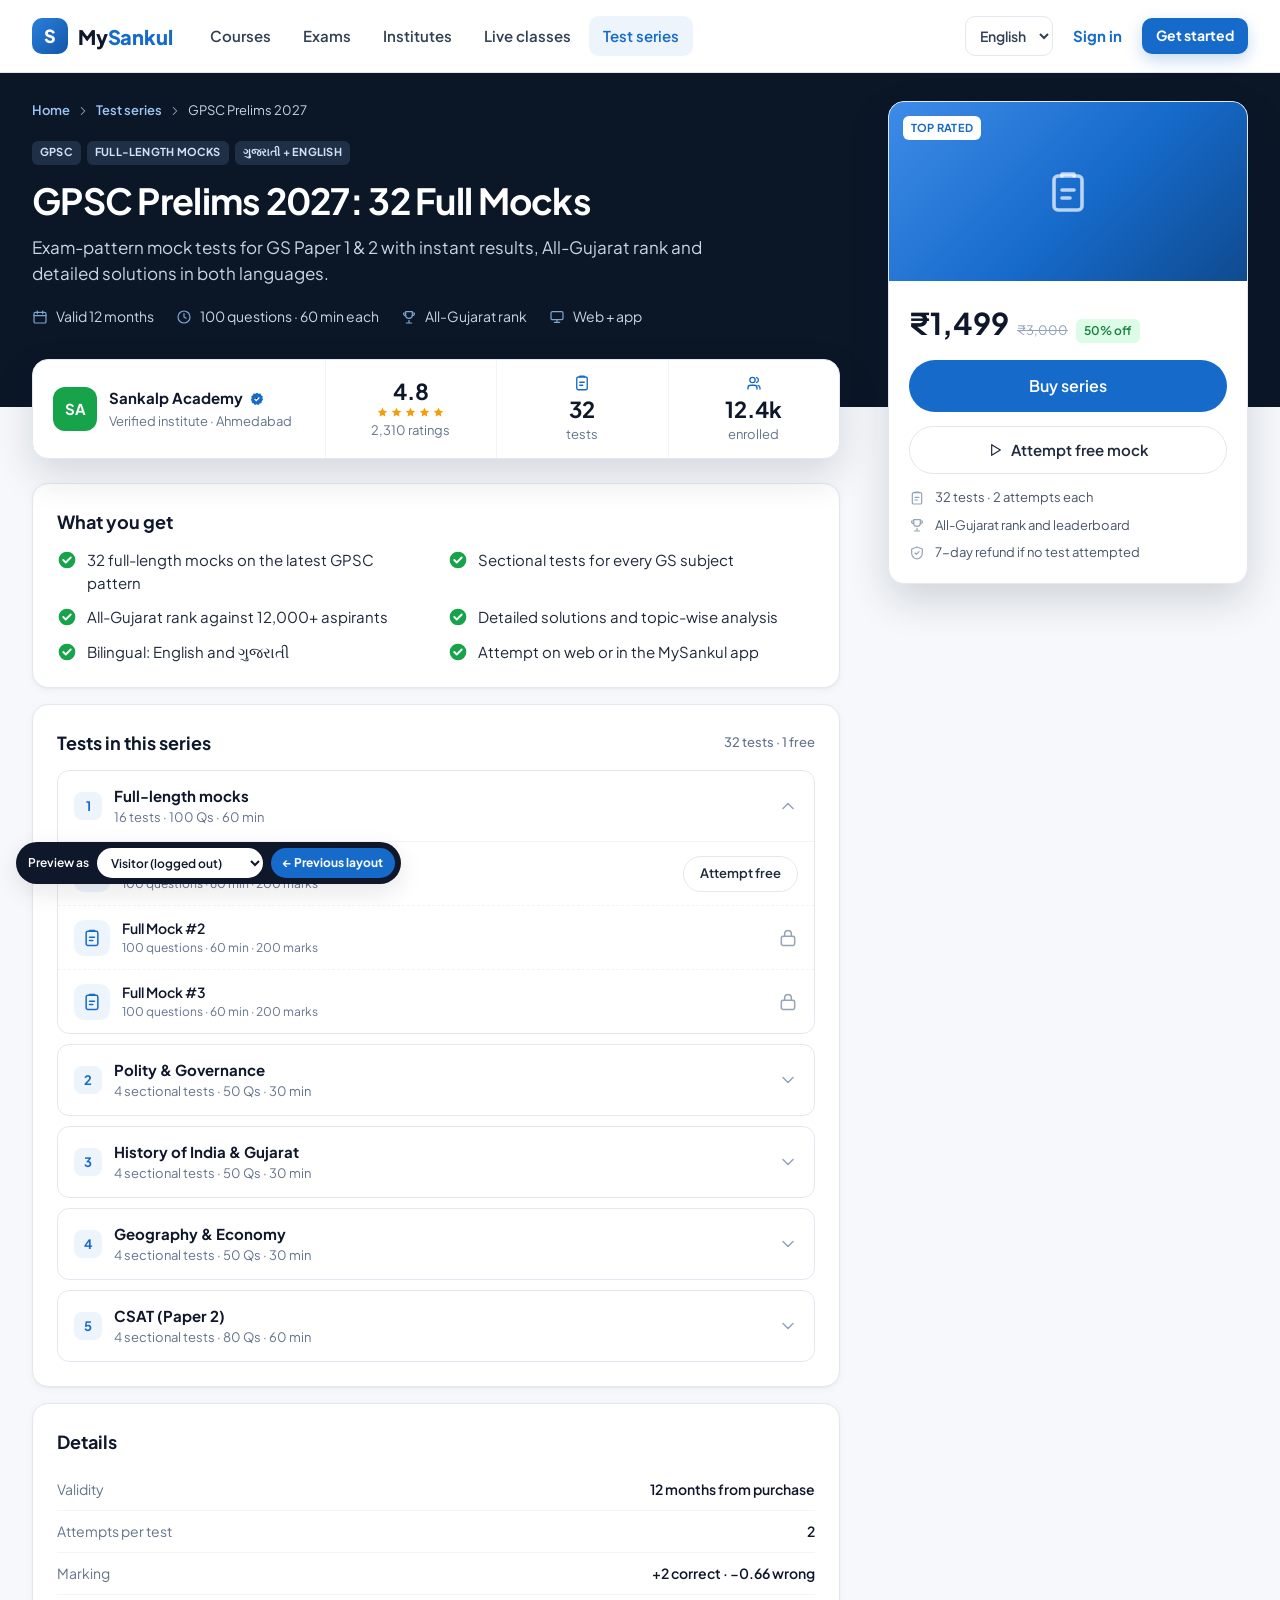
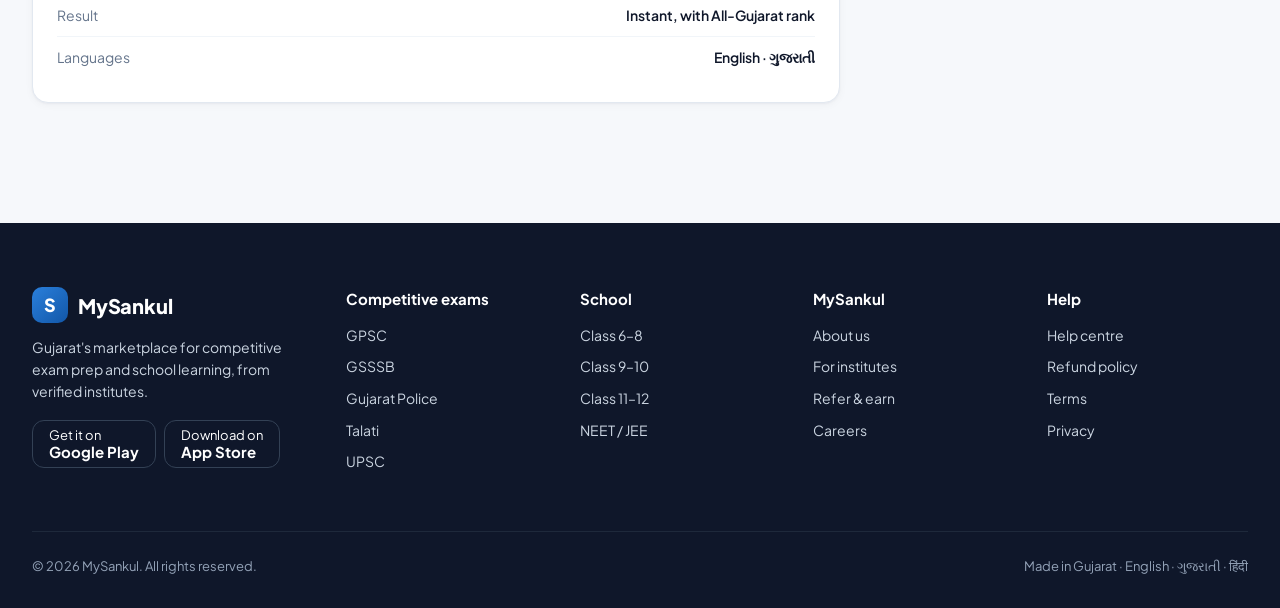
<file: series-v1.html>
<!DOCTYPE html>
<html lang="en">
<head>
<meta charset="utf-8">
<meta name="viewport" content="width=device-width, initial-scale=1">
<title>GPSC Prelims 2027: 32 Full Mocks · MySankul</title>
<meta name="description" content="32 full-length GPSC Prelims mock tests with All-Gujarat rank, detailed solutions and analysis by Sankalp Academy.">
<link rel="preconnect" href="https://fonts.googleapis.com">
<link rel="preconnect" href="https://fonts.gstatic.com" crossorigin>
<link href="https://fonts.googleapis.com/css2?family=Plus+Jakarta+Sans:wght@400;500;600;700;800&display=swap" rel="stylesheet">
<style>
/* ==========================================================
   MySankul — App design system (web)
   Source of truth: MySankul student mobile app screens.
   Scope: profile.html, institute.html, signin.html ONLY.

   COLOR RULES (one system, no extras)
   - Blue   #166ACA  → every action: buttons, links, selected tabs, toggles, focus
   - Green  #15803D  → institute identity (header) + success (verified, paid, % off, valid till)
   - Red    #DC2626  → danger / failed / errors + SkillSankul entry point
   - Amber  #F59E0B  → ratings stars, pending, "Top rated", warnings
   - Purple #7C3AED  → "Purchased" state only
   - Slate  neutrals → all text, borders, surfaces
   TYPE: Plus Jakarta Sans · 12/13/14/16/18/20/24/28/32 (whole numbers) · 500/600/700
   ICONS: one line set · 24 grid · 1.8 stroke · round caps
   ========================================================== */

:root {
  /* Blue — primary action */
  --blue-50:  #EEF4FB;
  --blue-100: #E8F0FA;
  --blue-200: #D0E1F4;
  --blue-600: #166ACA;
  --blue-700: #1257A8;
  --blue-800: #0F4A8F;

  /* Green — institute + success */
  --green-50:  #E8F2EC;
  --green-100: #DCFCE7;
  --green-600: #16A34A;
  --green-700: #15803D;

  /* Red — danger */
  --red-50:  #FEF2F2;
  --red-100: #FEE2E2;
  --red-600: #DC2626;
  --red-700: #B91C1C;

  /* Amber — rating / pending / warning */
  --amber-50:  #FFFBEB;
  --amber-100: #FEF3C7;
  --amber-400: #FBBF24;
  --amber-500: #F59E0B;
  --amber-800: #92400E;

  /* Purple — purchased only */
  --purple-50:  #F5F3FF;
  --purple-600: #7C3AED;

  /* Slate — text, lines, surfaces */
  --slate-900: #0F172A;
  --slate-800: #1E293B;
  --slate-600: #475569;
  --slate-500: #64748B;
  --slate-400: #94A3B8;
  --slate-200: #E2E8F0;
  --slate-100: #F1F5F9;
  --bg:        #F6F8FB;
  --white:     #FFFFFF;

  --font: "Plus Jakarta Sans", system-ui, -apple-system, "Segoe UI", sans-serif;

  --r-8: 8px; --r-12: 12px; --r-16: 16px; --r-20: 20px; --pill: 999px;
  --shadow-card: 0 1px 2px rgba(15, 23, 42, .04), 0 2px 8px rgba(15, 23, 42, .04);
  --shadow-float: 0 8px 24px rgba(15, 23, 42, .10);
  --header-h: 72px;
  --container: 1264px;  /* 1216px content + 24px padding each side */
}

*, *::before, *::after { box-sizing: border-box; }
[hidden] { display: none !important; }
html { -webkit-text-size-adjust: 100%; scroll-behavior: smooth; }
body { margin: 0; font-family: var(--font); font-size: 14px; line-height: 1.5; color: var(--slate-900); background: var(--bg); -webkit-font-smoothing: antialiased; }
img, svg { display: block; max-width: 100%; }
a { color: inherit; text-decoration: none; }
button { font: inherit; color: inherit; background: none; border: 0; cursor: pointer; padding: 0; }
input, select, textarea { font: inherit; color: inherit; }
h1, h2, h3, h4, p { margin: 0; }
ul { list-style: none; margin: 0; padding: 0; }
:focus-visible { outline: 3px solid var(--blue-200); outline-offset: 2px; border-radius: 8px; }
.sr-only { position: absolute; width: 1px; height: 1px; overflow: hidden; clip: rect(0 0 0 0); white-space: nowrap; }
.skip-link { position: absolute; left: 16px; top: -60px; z-index: 100; background: var(--slate-900); color: #fff; padding: 10px 16px; border-radius: var(--r-8); }
.skip-link:focus { top: 12px; }
.container { width: 100%; max-width: var(--container); margin: 0 auto; padding: 0 24px; }

/* ---------- Icons ---------- */
.icon { width: 20px; height: 20px; flex: none; fill: none; stroke: currentColor; stroke-width: 1.8; stroke-linecap: round; stroke-linejoin: round; }
.icon-14 { width: 14px; height: 14px; }
.icon-16 { width: 16px; height: 16px; }
.icon-24 { width: 24px; height: 24px; }
.star { color: var(--amber-500); fill: var(--amber-500); stroke: none; }
.tick { width: 16px; height: 16px; color: var(--blue-600); flex: none; } /* verified institute tick = blue, as in app */

/* ---------- Type ---------- */
.t-32 { font-size: 32px; line-height: 1.2; font-weight: 700; letter-spacing: -.01em; }
.t-28 { font-size: 28px; line-height: 1.25; font-weight: 700; letter-spacing: -.01em; }
.t-24 { font-size: 24px; line-height: 1.3; font-weight: 700; }
.t-20 { font-size: 20px; line-height: 1.35; font-weight: 700; }
.t-18 { font-size: 18px; line-height: 1.4; font-weight: 700; }
.t-16 { font-size: 16px; line-height: 1.45; font-weight: 600; }
.t-14 { font-size: 14px; }
.t-13 { font-size: 13px; }
.t-12 { font-size: 12px; }
.w-500 { font-weight: 500; } .w-600 { font-weight: 600; } .w-700 { font-weight: 700; }
.c-900 { color: var(--slate-900); } .c-600 { color: var(--slate-600); } .c-500 { color: var(--slate-500); } .c-400 { color: var(--slate-400); }
.c-blue { color: var(--blue-600); } .c-green { color: var(--green-700); } .c-red { color: var(--red-600); }
.sec-label { font-size: 12px; font-weight: 700; letter-spacing: .04em; text-transform: uppercase; color: var(--slate-500); }
.sec-rule { display: flex; align-items: center; gap: 12px; font-size: 16px; font-weight: 600; color: var(--blue-600); }
.sec-rule::before, .sec-rule::after { content: ""; flex: 1; height: 1px; background: var(--slate-200); }
.strike { text-decoration: line-through; color: var(--slate-400); font-size: 13px; }
.dot-sep::before { content: "·"; margin: 0 6px; color: var(--slate-400); }

/* ---------- Buttons (pill, as in app) ---------- */
.btn {
  display: inline-flex; align-items: center; justify-content: center; gap: 8px;
  height: 48px; padding: 0 24px; border-radius: var(--pill);
  font-size: 15px; font-weight: 600; white-space: nowrap;
  transition: background .15s ease, color .15s ease, border-color .15s ease, opacity .15s;
}
.btn:disabled, .btn[aria-disabled="true"] { cursor: not-allowed; }
.btn-primary { background: var(--blue-600); color: #fff; }
.btn-primary:hover:not(:disabled) { background: var(--blue-700); }
.btn-primary:disabled { background: var(--slate-100); color: var(--slate-400); }
.btn-soft { background: var(--slate-100); color: var(--slate-800); }
.btn-soft:hover { background: var(--slate-200); }
.btn-outline { background: #fff; color: var(--slate-800); border: 1px solid var(--slate-200); }
.btn-outline:hover { border-color: var(--blue-200); color: var(--blue-600); }
.btn-blue-outline { background: #fff; color: var(--blue-600); border: 1.5px solid var(--blue-600); }
.btn-danger { background: var(--red-600); color: #fff; }
.btn-danger:hover { background: var(--red-700); }
.btn-lg { height: 52px; font-size: 16px; }
.btn-sm { height: 36px; padding: 0 16px; font-size: 13px; }
.btn-block { width: 100%; }
.link { color: var(--blue-600); font-weight: 600; display: inline-flex; align-items: center; gap: 4px; }
.link:hover { text-decoration: underline; }
.link-red { color: var(--red-600); font-weight: 600; }

/* ---------- Status chips ---------- */
.chip-s {
  display: inline-flex; align-items: center; gap: 4px; height: 24px; padding: 0 8px; border-radius: 6px;
  font-size: 12px; font-weight: 600; white-space: nowrap;
}
.chip-s .icon { width: 14px; height: 14px; }
.chip-s.caps { text-transform: uppercase; letter-spacing: .02em; font-size: 11px; font-weight: 700; }
.s-green  { background: var(--green-100); color: var(--green-700); }
.s-blue   { background: var(--blue-100);  color: var(--blue-600); }
.s-purple { background: var(--purple-50); color: var(--purple-600); }
.s-red    { background: var(--red-100);   color: var(--red-600); }
.s-amber  { background: var(--amber-100); color: var(--amber-800); }
.s-gold   { background: var(--amber-400); color: #78350F; }
.s-slate  { background: var(--slate-100); color: var(--slate-600); }

/* Filter pills (All / Courses / …) */
.pills { display: flex; gap: 8px; flex-wrap: wrap; }
.pill {
  height: 36px; padding: 0 16px; border-radius: var(--pill); border: 1px solid var(--slate-200); background: #fff;
  font-size: 13px; font-weight: 600; color: var(--slate-600); display: inline-flex; align-items: center; gap: 6px;
}
.pill:hover { border-color: var(--blue-200); color: var(--blue-600); }
.pill[aria-pressed="true"] { background: var(--blue-600); border-color: var(--blue-600); color: #fff; }

/* Segmented tabs (Courses 42 / Faculty 12 …) */
.seg-tabs { display: flex; gap: 4px; padding: 6px; background: var(--slate-100); border-radius: var(--pill); overflow-x: auto; scrollbar-width: none; }
.seg-tabs::-webkit-scrollbar { display: none; }
.seg-tab {
  flex: 1; min-width: max-content; height: 44px; padding: 0 20px; border-radius: var(--pill);
  font-size: 15px; font-weight: 600; color: var(--slate-500); display: inline-flex; align-items: center; justify-content: center; gap: 6px;
}
.seg-tab .n { font-size: 13px; font-weight: 600; color: var(--slate-400); }
.seg-tab:hover { color: var(--slate-800); }
.seg-tab[aria-selected="true"] { background: #fff; color: var(--blue-600); box-shadow: var(--shadow-card); }
[role="tabpanel"][hidden] { display: none; }

/* ---------- Surfaces ---------- */
.card { background: #fff; border: 1px solid var(--slate-200); border-radius: var(--r-16); box-shadow: var(--shadow-card); }
.card-p { padding: 20px; }
.divider { height: 1px; background: var(--slate-200); border: 0; margin: 0; }

/* Initials tiles */
.tile {
  width: 44px; height: 44px; border-radius: var(--r-12); flex: none;
  display: grid; place-items: center; color: #fff; font-weight: 700; font-size: 15px;
  background: linear-gradient(160deg, #1E7FE0, var(--blue-700));
}
.tile.green { background: var(--green-600); }
.tile-sm { width: 22px; height: 22px; border-radius: 6px; font-size: 10px; }
.tile-lg { width: 64px; height: 64px; border-radius: var(--r-16); font-size: 22px; }
.tile-xl { width: 88px; height: 88px; border-radius: var(--r-20); font-size: 30px; }
.avatar { width: 40px; height: 40px; border-radius: 50%; flex: none; display: grid; place-items: center; font-weight: 700; font-size: 14px; background: var(--blue-100); color: var(--blue-600); }
.avatar-56 { width: 56px; height: 56px; font-size: 18px; }

/* Icon tile (menu rows) — single tint for every row */
.ic-tile { width: 36px; height: 36px; border-radius: 10px; display: grid; place-items: center; background: var(--blue-50); color: var(--blue-600); flex: none; }
.ic-tile.red { background: var(--red-50); color: var(--red-600); }
.ic-tile.green { background: var(--green-100); color: var(--green-700); }

/* Thumbnails */
.thumb-sq { width: 64px; height: 64px; border-radius: var(--r-12); flex: none; background: linear-gradient(160deg, #2A9BF0 0%, var(--blue-600) 55%, var(--blue-800) 100%); }
.cover {
  position: relative; overflow: hidden;
  background:
    repeating-linear-gradient(0deg, rgba(255,255,255,.07) 0 2px, transparent 2px 9px),
    linear-gradient(135deg, #64748B 0%, #334155 60%, #1E293B 100%);
}
.cover-blue { background: linear-gradient(160deg, #2A9BF0 0%, var(--blue-600) 55%, var(--blue-800) 100%); }

/* Progress */
.bar { height: 6px; border-radius: var(--pill); background: var(--slate-100); overflow: hidden; }
.bar > span { display: block; height: 100%; border-radius: inherit; background: var(--blue-600); }
.bar.green > span { background: var(--green-600); }

/* ---------- Forms ---------- */
.field { display: flex; flex-direction: column; gap: 6px; }
.field > label { font-size: 12px; font-weight: 600; color: var(--slate-600); text-transform: uppercase; letter-spacing: .03em; }
.field > label .req { color: var(--red-600); }
.input, .select {
  height: 48px; width: 100%; border: 1px solid var(--slate-200); border-radius: var(--r-12); background: #fff; padding: 0 14px;
  font-size: 15px; color: var(--slate-900); transition: border-color .15s, box-shadow .15s;
}
.input::placeholder { color: var(--slate-400); }
.input:focus, .select:focus { outline: none; border-color: var(--blue-600); box-shadow: 0 0 0 4px var(--blue-100); }
.input.is-error { border-color: var(--red-600); box-shadow: 0 0 0 4px var(--red-50); }
.input:disabled { background: var(--slate-100); color: var(--slate-500); }
.help { font-size: 12px; color: var(--slate-500); }
.help.err { color: var(--red-600); font-weight: 600; display: flex; gap: 4px; align-items: center; }
.search { position: relative; }
.search .icon { position: absolute; left: 14px; top: 50%; transform: translateY(-50%); color: var(--slate-400); }
.search .input { padding-left: 44px; }

.switch { position: relative; width: 44px; height: 26px; flex: none; }
.switch input { position: absolute; inset: 0; opacity: 0; margin: 0; cursor: pointer; z-index: 1; }
.switch span { position: absolute; inset: 0; border-radius: var(--pill); background: var(--slate-200); transition: background .15s; }
.switch span::after { content: ""; position: absolute; top: 3px; left: 3px; width: 20px; height: 20px; border-radius: 50%; background: #fff; box-shadow: 0 1px 2px rgba(15,23,42,.2); transition: transform .15s; }
.switch input:checked + span { background: var(--blue-600); }
.switch input:checked + span::after { transform: translateX(18px); }
.switch input:focus-visible + span { outline: 3px solid var(--blue-200); outline-offset: 2px; }

/* ---------- Header (these pages) ---------- */
.hdr { position: sticky; top: 0; z-index: 50; background: #fff; border-bottom: 1px solid var(--slate-200); }
.hdr .container { height: var(--header-h); display: flex; align-items: center; gap: 24px; }
.brand { display: flex; align-items: center; gap: 10px; font-size: 18px; font-weight: 700; color: var(--slate-900); }
.brand-mark { width: 32px; height: 32px; border-radius: 10px; background: var(--blue-600); color: #fff; display: grid; place-items: center; font-size: 16px; font-weight: 700; }
.hdr-nav { display: flex; gap: 4px; }
.hdr-nav a { height: 40px; padding: 0 14px; border-radius: var(--pill); display: inline-flex; align-items: center; font-size: 14px; font-weight: 600; color: var(--slate-600); }
.hdr-nav a:hover { background: var(--slate-100); color: var(--slate-900); }
.hdr-nav a[aria-current="page"] { background: var(--blue-50); color: var(--blue-600); }
.hdr-search { flex: 1; max-width: 380px; }
.hdr-search .input { height: 40px; border-radius: var(--pill); background: var(--bg); font-size: 14px; }
.hdr-actions { margin-left: auto; display: flex; align-items: center; gap: 8px; }
.icon-btn { width: 40px; height: 40px; border-radius: 50%; display: grid; place-items: center; color: var(--slate-600); position: relative; }
.icon-btn:hover { background: var(--slate-100); }
.icon-btn .badge-dot { position: absolute; top: 9px; right: 10px; width: 8px; height: 8px; border-radius: 50%; background: var(--red-600); border: 2px solid #fff; }
.hdr .avatar { width: 36px; height: 36px; background: var(--blue-600); color: #fff; }

/* ---------- Toast (3 variants, as in app) ---------- */
.toast {
  position: fixed; left: 50%; bottom: 24px; z-index: 120; transform: translate(-50%, 16px); opacity: 0; pointer-events: none;
  display: flex; align-items: center; gap: 10px; max-width: calc(100% - 32px); width: max-content;
  padding: 12px 16px; border-radius: var(--r-12); font-size: 14px; font-weight: 600; box-shadow: var(--shadow-float);
  transition: opacity .2s, transform .2s;
}
.toast.show { opacity: 1; transform: translate(-50%, 0); }
.toast.success { background: var(--green-700); color: #fff; }
.toast.warn { background: var(--amber-100); color: var(--amber-800); border: 1px solid #FDE68A; }
.toast.error { background: var(--red-100); color: var(--red-700); border: 1px solid #FECACA; }
.toast.info { background: var(--slate-900); color: #fff; }

/* ---------- Sheet / modal (bottom sheet on mobile) ---------- */
.sheet-bg { position: fixed; inset: 0; z-index: 100; background: rgba(15, 23, 42, .45); display: none; align-items: center; justify-content: center; padding: 16px; }
.sheet-bg.open { display: flex; }
.sheet { width: 100%; max-width: 440px; background: #fff; border-radius: var(--r-20); padding: 28px 24px 24px; text-align: center; box-shadow: var(--shadow-float); animation: sheetIn .22s ease; max-height: calc(100vh - 32px); overflow: auto; }
.sheet.left { text-align: left; }
.sheet .warn-ic { width: 56px; height: 56px; border-radius: 16px; margin: 0 auto 16px; display: grid; place-items: center; background: var(--red-50); color: var(--red-600); }
.sheet h2 { font-size: 20px; font-weight: 700; }
.sheet p.body { font-size: 14px; color: var(--slate-600); margin-top: 8px; }
.sheet .note { margin-top: 16px; padding: 12px 14px; border-radius: var(--r-12); background: var(--red-50); color: var(--red-700); font-size: 13px; font-weight: 600; border: 1px solid var(--red-100); }
.sheet .actions { display: flex; flex-direction: column; gap: 10px; margin-top: 20px; }
@keyframes sheetIn { from { opacity: 0; transform: translateY(12px); } to { opacity: 1; transform: none; } }
@media (max-width: 600px) {
  .sheet-bg { align-items: flex-end; padding: 0; }
  .sheet { max-width: none; border-radius: 24px 24px 0 0; padding-bottom: 32px; }
  .sheet::before { content: ""; display: block; width: 40px; height: 4px; border-radius: 4px; background: var(--slate-200); margin: -12px auto 20px; }
}

/* SkillSankul entry (red) */
.fab { position: fixed; right: 24px; bottom: 24px; z-index: 40; width: 56px; height: 56px; border-radius: 18px; background: var(--red-600); color: #fff; display: grid; place-items: center; box-shadow: 0 10px 24px rgba(220, 38, 38, .35); }
.fab:hover { background: var(--red-700); }

@media (max-width: 960px) {
  .hdr-nav, .hdr-search { display: none; }
}
@media (max-width: 600px) {
  .container { padding: 0 16px; }
  .fab { right: 16px; bottom: 16px; }
}
@media (prefers-reduced-motion: reduce) {
  *, *::before, *::after { animation: none !important; transition: none !important; scroll-behavior: auto !important; }
}

</style>
<style>
  /* ===== Default site header + footer (identical to index.html) — shown to logged-out visitors ===== */
  .lg { --brand-50: #EEF4FB; --brand-200: #D0E1F4; --brand-500: #2A7FDB; --brand-600: #166ACA; --brand-700: #1257A8; --ink-900: #0F172A; --ink-700: #334155; --ink-500: #64748B; --line: #E2E8F0; --line-soft: #EEF2F7; font-family: var(--font); line-height: 1.55; }
  .lg .container { width: 100%; max-width: 1264px; margin: 0 auto; padding: 0 24px; }
  .lg.site-header { position: sticky; top: 0; z-index: 50; background: rgba(255,255,255,.92); backdrop-filter: saturate(180%) blur(12px); -webkit-backdrop-filter: saturate(180%) blur(12px); border-bottom: 1px solid var(--line); }
  .lg.site-header .container { display: flex; align-items: center; gap: 24px; height: 72px; position: relative; }
  .lg .logo { display: flex; align-items: center; gap: 10px; font-weight: 800; font-size: 20px; letter-spacing: -.01em; color: var(--ink-900); }
  .lg .logo-mark { width: 36px; height: 36px; border-radius: 10px; background: linear-gradient(135deg, var(--brand-500), var(--brand-700)); display: grid; place-items: center; color: #fff; font-size: 18px; font-weight: 800; }
  .lg .logo span b { color: var(--brand-600); font-weight: 800; }
  .lg .main-nav { display: flex; gap: 4px; }
  .lg .main-nav a { height: 40px; display: inline-flex; align-items: center; padding: 0 14px; border-radius: 10px; font-size: 15px; font-weight: 600; color: var(--ink-700); }
  .lg .main-nav a:hover { background: var(--line-soft); color: var(--ink-900); }
  .lg .main-nav a[aria-current="page"] { color: var(--brand-600); background: var(--brand-50); }
  .lg .header-actions { display: flex; align-items: center; gap: 8px; margin-left: auto; }
  .lg .icon-btn { width: 44px; height: 44px; border-radius: 12px; display: grid; place-items: center; color: var(--ink-700); }
  .lg .icon-btn:hover { background: var(--line-soft); }
  .lg .lang-select { height: 40px; border: 1px solid var(--line); border-radius: 10px; background: #fff; padding: 0 10px; font-size: 14px; font-weight: 600; color: var(--ink-700); }
  .lg .menu-toggle { display: none; }
  .lg .btn { display: inline-flex; align-items: center; justify-content: center; gap: 8px; height: 44px; padding: 0 20px; border-radius: 12px; font-size: 15px; font-weight: 700; white-space: nowrap; transition: background .15s, color .15s; }
  .lg .btn-primary { background: var(--brand-600); color: #fff; box-shadow: 0 6px 16px rgba(22,106,202,.25); }
  .lg .btn-primary:hover { background: var(--brand-700); }
  .lg .btn-ghost { color: var(--brand-600); padding: 0 12px; background: none; }
  .lg .btn-ghost:hover { background: var(--brand-50); }
  .lg .btn-sm { height: 36px; padding: 0 14px; font-size: 14px; border-radius: 10px; }

  .lg.site-footer { background: #0F172A; color: #CBD5E1; padding: 64px 0 32px; font-size: 15px; }
  .lg .footer-grid { display: grid; grid-template-columns: 1.4fr repeat(4, 1fr); gap: 32px; }
  .lg.site-footer h4 { color: #fff; font-size: 15px; font-weight: 700; margin-bottom: 14px; }
  .lg.site-footer li { margin-bottom: 10px; font-size: 14px; }
  .lg.site-footer a:hover { color: #fff; }
  .lg.site-footer .logo { color: #fff; }
  .lg .footer-bottom { margin-top: 48px; padding-top: 24px; border-top: 1px solid #1E293B; display: flex; justify-content: space-between; gap: 16px; flex-wrap: wrap; font-size: 13px; color: #94A3B8; }
  .lg .store-btn { display: inline-flex; align-items: center; gap: 10px; height: 48px; padding: 0 16px; border-radius: 12px; border: 1px solid #334155; color: #fff; font-size: 13px; line-height: 1.2; }
  .lg .store-btn:hover { border-color: #64748B; }
  .lg .store-btn b { display: block; font-size: 15px; }

  /* signed-in variant (identical to home.html header) */
  .lg .header-search { flex: 1; max-width: 420px; position: relative; }
  .lg .header-search input { width: 100%; height: 44px; border-radius: 12px; border: 1px solid var(--line); background: #F6F8FC; padding: 0 16px 0 44px; font-size: 14px; }
  .lg .header-search input:focus { outline: none; border-color: var(--brand-500); background: #fff; box-shadow: 0 0 0 4px var(--brand-50); }
  .lg .header-search .icon { position: absolute; left: 14px; top: 12px; color: #94A3B8; }
  .lg .icon-btn { position: relative; }
  .lg .icon-btn .dot { position: absolute; top: 10px; right: 11px; width: 8px; height: 8px; border-radius: 50%; background: #E5383B; border: 2px solid #fff; }
  .lg .avatar { width: 40px; height: 40px; border-radius: 50%; flex: none; background: linear-gradient(135deg, var(--brand-500), var(--brand-700)); color: #fff; display: grid; place-items: center; font-weight: 800; font-size: 14px; }

  @media (max-width: 1080px) {
    .lg .header-search { display: none; }
    .lg .footer-grid { grid-template-columns: 1fr 1fr 1fr; }
    .lg .footer-grid > :first-child { grid-column: 1 / -1; }
  }
  @media (max-width: 860px) {
    .lg .main-nav { display: none; }
    .lg .main-nav.open { display: flex; flex-direction: column; position: absolute; top: 72px; left: 0; right: 0; background: #fff; padding: 12px 16px 20px; border-bottom: 1px solid var(--line); box-shadow: 0 6px 20px rgba(15,23,42,.08); }
    .lg .main-nav.open a { height: 48px; }
    .lg .menu-toggle { display: grid; }
    .lg .lang-select { display: none; }
  }
  @media (max-width: 600px) {
    .lg .container { padding: 0 16px; }
    .lg .footer-grid { grid-template-columns: 1fr 1fr; }
    .lg.site-header .container { gap: 12px; }
    .lg .header-actions .btn-ghost { padding: 0 8px; }
    .lg .header-actions .btn-primary { display: none; }
    .lg .header-actions .hide-sm { display: none; }
  }
</style>
<style>
  /* ===== Course card (shared, from the MySankul card design) ===== */
  .ccard { container-type: inline-size; display: flex; flex-direction: column; gap: 0; padding: 12px; background: #fff; border: 1px solid #E2E8F0; border-radius: 20px; color: #0F172A; font-family: "Plus Jakarta Sans", system-ui, sans-serif; text-decoration: none; transition: box-shadow .2s ease, transform .2s ease, border-color .2s ease; }
  .ccard:hover { box-shadow: 0 10px 28px rgba(15, 23, 42, .10); transform: translateY(-2px); border-color: #D0E1F4; }
  .ccard:focus-visible { outline: 3px solid #D0E1F4; outline-offset: 2px; }
  .ccard-img { position: relative; aspect-ratio: 16 / 10; border-radius: 14px; overflow: hidden; display: grid; place-items: center; color: rgba(255, 255, 255, .55); }
  .ccard-img::before { content: ""; position: absolute; inset: 0; background: radial-gradient(80% 70% at 85% 10%, rgba(255,255,255,.35), transparent 60%), radial-gradient(60% 60% at 10% 100%, rgba(0,0,0,.18), transparent 70%); }
  .ccard-img .ccard-ic { width: 56px; height: 56px; position: relative; }
  .ccard-badge { position: absolute; top: 12px; left: 12px; z-index: 1; display: inline-flex; align-items: center; gap: 6px; height: 28px; padding: 0 12px; border-radius: 999px; background: rgba(255, 255, 255, .88); backdrop-filter: blur(6px); -webkit-backdrop-filter: blur(6px); box-shadow: 0 1px 2px rgba(15,23,42,.08); color: #166ACA; font-size: 12px; font-weight: 800; letter-spacing: .02em; text-transform: uppercase; }
  .ccard-badge.live { color: #DC2626; }
  .ccard-badge.live::before { content: ""; width: 7px; height: 7px; border-radius: 50%; background: #DC2626; }
  .ccard-title { margin: 14px 2px 0; font-size: 18px; line-height: 1.35; font-weight: 700; letter-spacing: -.005em; display: -webkit-box; -webkit-line-clamp: 2; -webkit-box-orient: vertical; overflow: hidden; min-height: 2.7em; }
  .ccard-inst { display: flex; align-items: center; gap: 8px; margin: 10px 2px 0; font-size: 15px; font-weight: 500; color: #1E293B; min-width: 0; }
  .ccard-inst span.nm { white-space: nowrap; overflow: hidden; text-overflow: ellipsis; }
  .ccard-av { width: 28px; height: 28px; border-radius: 50%; flex: none; display: grid; place-items: center; background: #E2E8F0; color: #334155; font-size: 11px; font-weight: 700; }
  .ccard-tick { width: 20px; height: 20px; flex: none; color: #166ACA; }
  .ccard-inst { margin-bottom: 14px; }
  .ccard-foot { display: flex; align-items: flex-end; justify-content: space-between; gap: 12px; margin-top: auto; padding: 14px 2px 2px; border-top: 1px solid #E2E8F0; }
  .ccard-price s { display: block; font-size: 14px; color: #94A3B8; line-height: 1.2; }
  .ccard-price div { display: flex; align-items: center; gap: 8px; }
  .ccard-price b { font-size: 24px; font-weight: 800; line-height: 1.2; letter-spacing: -.01em; }
  .ccard-off { display: inline-flex; align-items: center; height: 24px; padding: 0 8px; border-radius: 999px; background: #DCFCE7; color: #15803D; font-size: 12px; font-weight: 700; white-space: nowrap; }
  .ccard-btn { flex: none; display: inline-flex; align-items: center; justify-content: center; height: 44px; padding: 0 20px; border-radius: 999px; background: #166ACA; color: #fff; font-size: 15px; font-weight: 700; white-space: nowrap; transition: background .15s; }
  .ccard:hover .ccard-btn { background: #1257A8; }
  /* Narrow cards: button goes full width under the price */
  @container (max-width: 300px) {
    .ccard-foot { flex-wrap: wrap; }
    .ccard-btn { width: 100%; }
    .ccard-title { font-size: 17px; }
  }
  /* Cover colours (replace with real course photos when available) */
  .cg-blue   { background: linear-gradient(135deg, #3E8BE8, #166ACA 55%, #0F4A8F); }
  .cg-teal   { background: linear-gradient(135deg, #3CC7B8, #0F8B8D 55%, #07565C); }
  .cg-violet { background: linear-gradient(135deg, #A98BF5, #6D3FE0 55%, #3B1E8C); }
  .cg-orange { background: linear-gradient(135deg, #FFC46B, #F0752B 55%, #9A3B0B); }
  .cg-pink   { background: linear-gradient(135deg, #FF9BC0, #D9377A 55%, #7A1542); }
  .cg-green  { background: linear-gradient(135deg, #7BE3A6, #16A34A 55%, #0B5E2B); }
  .cg-slate  { background: linear-gradient(135deg, #94A3B8, #475569 55%, #1E293B); }
  /* Optional extras (explore page): class mode, wishlist, meta, language */
  .ccard-mode { position: absolute; left: 12px; bottom: 12px; z-index: 2; display: inline-flex; align-items: center; gap: 6px; height: 28px; padding: 0 10px; border-radius: 8px; background: #fff; color: #0F172A; font-size: 12px; font-weight: 700; box-shadow: 0 1px 2px rgba(15,23,42,.1); }
  .ccard-mode svg { width: 14px; height: 14px; fill: none; stroke: #166ACA; stroke-width: 1.8; stroke-linecap: round; stroke-linejoin: round; }
  .ccard-mode.live svg { stroke: #DC2626; }
  .ccard-fav { position: absolute; top: 10px; right: 10px; z-index: 3; width: 38px; height: 38px; border-radius: 50%; display: grid; place-items: center; background: rgba(255,255,255,.92); color: #334155; box-shadow: 0 1px 3px rgba(15,23,42,.12); transition: transform .15s; }
  .ccard-fav:hover { transform: scale(1.06); color: #DC2626; }
  .ccard-fav[aria-pressed="true"] { color: #DC2626; }
  .ccard-fav svg { width: 18px; height: 18px; fill: none; stroke: currentColor; stroke-width: 1.8; }
  .ccard-link { color: inherit; }
  .ccard-mode, .ccard-badge { pointer-events: none; }
  .ccard-link::after { content: ""; position: absolute; inset: 0; z-index: 1; border-radius: 20px; }
  article.ccard { position: relative; }
  article.ccard .ccard-inst { margin-bottom: 0; }
  .ccard-meta { display: flex; align-items: center; flex-wrap: wrap; gap: 4px 0; margin: 10px 2px 0; font-size: 13px; color: #475569; }
  .ccard-meta > span + span::before { content: "·"; margin: 0 8px; color: #CBD5E1; }
  .ccard-meta .r { color: #0F172A; font-weight: 700; display: inline-flex; align-items: center; gap: 4px; }
  .ccard-meta .r svg { width: 14px; height: 14px; fill: #F59E0B; stroke: none; }
  .ccard-meta .r small { font-size: 13px; font-weight: 500; color: #94A3B8; }
  .ccard-lang { margin: 4px 2px 14px; font-size: 13px; color: #64748B; }
</style>

<style>
  body.role-visitor [data-role]:not([data-role~="visitor"]),
  body.role-member  [data-role]:not([data-role~="member"]),
  body.role-student [data-role]:not([data-role~="student"]) { display: none !important; }

  /* ---------- Hero: dark band + overlapping stat strip + floating buy card ---------- */
  .c-wrap { overflow-x: clip; }
  .c-grid { position: relative; isolation: isolate; display: grid; grid-template-columns: minmax(0, 1fr) 360px; column-gap: 48px; padding-bottom: 120px; }
  .c-hero-txt { grid-column: 1; grid-row: 1; position: relative; padding-top: 28px; color: #fff; }
  .c-hero-txt::before { content: ""; position: absolute; top: 0; bottom: 0; left: -100vw; right: -100vw; z-index: -1; background: radial-gradient(700px 360px at 18% 0%, rgba(22,106,202,.45), transparent 65%), radial-gradient(600px 300px at 90% 100%, rgba(22,106,202,.18), transparent 70%), #0B1627; }
  .crumbs { display: flex; gap: 6px; align-items: center; flex-wrap: wrap; font-size: 13px; color: #94A3B8; margin-bottom: 20px; }
  .crumbs a { color: #9CC7F5; font-weight: 600; }
  .crumbs a:hover { color: #fff; }
  .crumbs [aria-current] { color: #CBD5E1; }
  .tags { display: flex; gap: 6px; flex-wrap: wrap; margin-bottom: 14px; }
  .c-hero-txt .chip-s.s-blue { background: rgba(156,199,245,.14); color: #CFE3FA; }
  .c-hero-txt .chip-s.s-purple { background: var(--purple-600); color: #fff; }
  h1.title { font-size: 36px; line-height: 1.2; font-weight: 700; letter-spacing: -.02em; color: #fff; max-width: 760px; }
  .lead { font-size: 17px; line-height: 1.55; color: #CBD5E1; margin-top: 12px; max-width: 680px; }
  .c-facts { display: flex; flex-wrap: wrap; gap: 8px 22px; margin-top: 20px; font-size: 14px; color: #CBD5E1; }
  .c-facts span { display: inline-flex; align-items: center; gap: 8px; }
  .c-facts .icon { width: 16px; height: 16px; color: #7FA6D1; }
  .hero-m { display: none; }

  /* Stat strip straddles the band's bottom edge */
  .c-strip { position: relative; display: grid; grid-template-columns: minmax(0, 1.7fr) repeat(3, minmax(0, 1fr)); align-items: stretch; margin-top: 32px; margin-bottom: -52px; background: #fff; color: var(--slate-900); border: 1px solid var(--slate-200); border-radius: var(--r-16); box-shadow: 0 16px 40px rgba(15, 23, 42, .14); overflow: hidden; }
  .cs-inst { display: flex; align-items: center; gap: 12px; padding: 18px 20px; min-width: 0; }
  .cs-inst .grow { flex: 1; min-width: 0; }
  .cs-inst .n { display: inline-flex; align-items: center; gap: 6px; font-size: 15px; font-weight: 700; white-space: nowrap; }
  .cs-inst .n:hover { color: var(--blue-600); }
  .cs-inst .s { display: flex; align-items: center; gap: 6px; font-size: 13px; color: var(--slate-500); margin-top: 2px; }
  .follow-link { font-size: 13px; gap: 2px; }
  .follow-link[aria-pressed="true"] { color: var(--green-700); }
  .cs-stat { display: flex; flex-direction: column; align-items: center; justify-content: center; gap: 2px; padding: 14px 12px; border-left: 1px solid var(--slate-100); text-align: center; }
  .cs-stat > .icon { width: 18px; height: 18px; color: var(--blue-600); margin-bottom: 2px; }
  .cs-stat b { font-size: 22px; font-weight: 700; line-height: 1.2; }
  .cs-stat small { font-size: 13px; color: var(--slate-500); }
  .stars { display: flex; gap: 1px; }
  .stars .icon { width: 13px; height: 13px; color: var(--amber-500); fill: var(--amber-500); stroke: none; }
  .follow-sm[aria-pressed="true"] { background: var(--blue-600); color: #fff; border-color: var(--blue-600); }


  .c-main { grid-column: 1; grid-row: 2; padding-top: 76px; min-width: 0; display: grid; gap: 16px; align-content: start; }
  .side { grid-column: 2; grid-row: 1 / span 2; align-self: start; position: sticky; top: calc(var(--header-h) + 16px); z-index: 2; margin-top: 28px; display: grid; gap: 14px; }

  /* Buy card */
  .buy { overflow: hidden; box-shadow: 0 16px 40px rgba(15, 23, 42, .16); }
  .buy-cover { position: relative; aspect-ratio: 16 / 8; display: grid; place-items: center; color: rgba(255,255,255,.7); }
  .buy-cover .icon { width: 48px; height: 48px; }
  .buy-cover .chip-s { position: absolute; left: 14px; top: 14px; background: #fff; }
  .buy-in { padding: 20px; display: grid; gap: 14px; }
  .buy-in .p { display: flex; align-items: baseline; gap: 8px; }
  .buy-in .p b { font-size: 30px; font-weight: 700; }
  .buy-in ul { display: grid; gap: 8px; }
  .buy-in li { display: flex; gap: 10px; align-items: center; font-size: 13px; color: var(--slate-600); }
  .buy-in li .icon { width: 16px; height: 16px; color: var(--slate-400); }
  .owned-h { display: flex; gap: 12px; align-items: center; }
  .owned-h .ic-tile { background: var(--green-100); color: var(--green-700); width: 44px; height: 44px; border-radius: 12px; }
  .owned-h b { display: block; font-size: 16px; }
  .owned-h small { font-size: 13px; color: var(--slate-500); }
  .prog-l { display: flex; justify-content: space-between; font-size: 13px; color: var(--slate-600); margin-bottom: 6px; }

  /* Section cards */
  .sc { padding: 24px; }
  .sc > h2 { font-size: 18px; font-weight: 700; margin-bottom: 14px; display: flex; align-items: center; justify-content: space-between; gap: 12px; }
  .sc > h2 small { font-size: 13px; font-weight: 500; color: var(--slate-500); }
  .gets { display: grid; grid-template-columns: 1fr 1fr; gap: 12px 24px; }
  .gets li { display: flex; gap: 10px; align-items: flex-start; font-size: 15px; color: var(--slate-800); }
  .gets .icon { color: var(--green-600); width: 20px; height: 20px; flex: none; margin-top: 1px; }

  /* Test list (preview) */
  .grp { border: 1px solid var(--slate-200); border-radius: var(--r-12); overflow: hidden; }
  .grp + .grp { margin-top: 10px; }
  .grp > summary { list-style: none; cursor: pointer; display: flex; align-items: center; gap: 12px; padding: 14px 16px; }
  .grp > summary::-webkit-details-marker { display: none; }
  .grp .num { width: 28px; height: 28px; border-radius: 8px; background: var(--blue-50); color: var(--blue-600); display: grid; place-items: center; font-size: 13px; font-weight: 700; flex: none; }
  .grp .grow { flex: 1; min-width: 0; }
  .grp .t { font-size: 15px; font-weight: 700; }
  .grp .m { font-size: 13px; color: var(--slate-500); }
  .grp .chev { color: var(--slate-400); transition: transform .2s; }
  .grp[open] .chev { transform: rotate(180deg); }
  .grp[open] > summary { border-bottom: 1px solid var(--slate-100); }
  .trow { display: flex; align-items: center; gap: 12px; padding: 12px 16px; font-size: 14px; }
  .trow + .trow { border-top: 1px dashed var(--slate-100); }
  .trow .grow { flex: 1; min-width: 0; }
  .trow .t { font-size: 14px; font-weight: 600; }
  .trow .m { font-size: 12px; color: var(--slate-500); }
  .trow .lk { color: var(--slate-400); }

  .kv div { display: flex; justify-content: space-between; gap: 12px; padding: 10px 0; font-size: 14px; border-top: 1px solid var(--slate-100); }
  .kv div:first-child { border-top: 0; }
  .kv span { color: var(--slate-500); }
  .kv b { font-weight: 600; text-align: right; }

  /* Student: performance + list */
  .perf { display: grid; grid-template-columns: repeat(4, minmax(0, 1fr)); overflow: hidden; }
  .perf div { padding: 18px 20px; }
  .perf div + div { border-left: 1px solid var(--slate-100); }
  .perf b { display: block; font-size: 24px; font-weight: 700; }
  .perf b small { font-size: 14px; color: var(--slate-400); font-weight: 600; }
  .perf span { font-size: 13px; color: var(--slate-500); }
  .perf .g { color: var(--green-700); }
  .st-tabs { margin-bottom: 14px; }
  .st-tabs .seg-tab { height: 40px; font-size: 14px; }
  .mt { display: flex; align-items: center; gap: 14px; padding: 14px 16px; }
  .mt + .mt { border-top: 1px solid var(--slate-100); }
  .mt .ic-tile { width: 40px; height: 40px; }
  .mt.done .ic-tile { background: var(--green-100); color: var(--green-700); }
  .mt.prog .ic-tile { background: var(--amber-100); color: var(--amber-800); }
  .mt .grow { flex: 1; min-width: 0; }
  .mt .t { font-size: 15px; font-weight: 600; }
  .mt .m { font-size: 13px; color: var(--slate-500); margin-top: 2px; }
  .mt .m b { color: var(--slate-900); }
  .mt .acts { display: flex; gap: 8px; flex: none; }

  /* Mobile bar */
  .mbar { display: none; position: fixed; left: 0; right: 0; bottom: 0; z-index: 45; align-items: center; gap: 10px; padding: 12px 16px calc(12px + env(safe-area-inset-bottom)); background: #fff; border-top: 1px solid var(--slate-200); box-shadow: 0 -6px 20px rgba(15,23,42,.06); }
  .mbar .grow { flex: 1; min-width: 0; font-size: 12px; color: var(--slate-500); }
  .mbar .grow b { display: block; font-size: 18px; color: var(--slate-900); }

  .proto { position: fixed; left: 16px; bottom: 16px; z-index: 110; display: flex; align-items: center; gap: 8px; padding: 6px 6px 6px 12px; border-radius: var(--pill); background: var(--slate-900); color: #fff; font-size: 12px; font-weight: 600; box-shadow: var(--shadow-float); }
  .proto select { height: 30px; border-radius: var(--pill); border: 0; padding: 0 10px; font-size: 12px; font-weight: 600; background: #fff; color: var(--slate-900); }


  /* ================= OWNER VIEW (purchased) ================= */
  .own-band { background: radial-gradient(700px 320px at 15% 0%, rgba(22,106,202,.45), transparent 65%), radial-gradient(500px 260px at 95% 100%, rgba(22,106,202,.2), transparent 70%), #0B1627; color: #fff; padding-bottom: 88px; }
  .own-band .container { padding-top: 28px; }
  .own-top { display: flex; align-items: center; gap: 32px; }
  .own-top .grow { flex: 1; min-width: 0; }
  .own-kick { display: flex; align-items: center; gap: 8px; flex-wrap: wrap; font-size: 13px; color: #CBD5E1; }
  .own-kick .chip-s { background: var(--purple-600); color: #fff; }
  .own-kick a { color: #9CC7F5; font-weight: 600; display: inline-flex; align-items: center; gap: 4px; }
  .own-kick .tick { width: 16px; height: 16px; }
  .own-top h1 { font-size: 32px; line-height: 1.2; font-weight: 700; letter-spacing: -.02em; margin-top: 12px; }
  .own-valid { display: flex; align-items: center; gap: 16px; flex-wrap: wrap; margin-top: 12px; font-size: 14px; color: #CBD5E1; }
  .own-valid span { display: inline-flex; align-items: center; gap: 6px; }
  .own-valid .icon { width: 16px; height: 16px; color: #7FA6D1; }
  .own-kpis { display: flex; align-items: center; gap: 28px; flex: none; }
  .ring2 { --p: 47; width: 112px; height: 112px; border-radius: 50%; background: conic-gradient(#4ADE80 calc(var(--p) * 1%), rgba(255,255,255,.12) 0); display: grid; place-items: center; flex: none; }
  .ring2 > div { width: 92px; height: 92px; border-radius: 50%; background: #0F1F36; display: grid; place-items: center; text-align: center; }
  .ring2 b { display: block; font-size: 24px; font-weight: 800; line-height: 1; }
  .ring2 span { font-size: 12px; color: #94A3B8; }
  .kpi { min-width: 84px; }
  .kpi b { display: block; font-size: 24px; font-weight: 700; line-height: 1.2; }
  .kpi b small { font-size: 14px; color: #7F93AE; font-weight: 600; }
  .kpi span { font-size: 13px; color: #94A3B8; }
  .kpi .up { display: inline-flex; align-items: center; gap: 2px; font-size: 12px; font-weight: 700; color: #4ADE80; margin-left: 4px; }
  .kpi-sep { width: 1px; align-self: stretch; background: rgba(255,255,255,.12); }

  /* Next up (straddles the band) */
  .next { position: relative; margin-top: -64px; display: flex; align-items: center; gap: 20px; padding: 22px 24px; border-radius: var(--r-20); background: #fff; box-shadow: 0 16px 40px rgba(15,23,42,.14); border: 1px solid var(--slate-200); }
  .next .big-ic { width: 56px; height: 56px; border-radius: 16px; background: var(--amber-100); color: var(--amber-800); display: grid; place-items: center; flex: none; }
  .next .big-ic .icon { width: 26px; height: 26px; }
  .next .grow { flex: 1; min-width: 0; }
  .next small { font-size: 12px; font-weight: 700; letter-spacing: .06em; text-transform: uppercase; color: var(--amber-800); }
  .next h2 { font-size: 20px; font-weight: 700; margin-top: 2px; }
  .next .m { font-size: 14px; color: var(--slate-600); margin-top: 2px; }
  .next .qbar { display: flex; align-items: center; gap: 10px; margin-top: 10px; font-size: 12px; color: var(--slate-500); max-width: 420px; }
  .next .qbar .bar { flex: 1; }
  .next .qbar .bar > span { background: var(--amber-500); }
  .next .acts { display: flex; flex-direction: column; align-items: flex-end; gap: 8px; flex: none; }
  .next .acts .link { font-size: 13px; }

  .own-body { display: grid; grid-template-columns: minmax(0, 1fr) 340px; gap: 24px; align-items: start; padding-top: 24px; padding-bottom: 96px; }
  .own-main { display: grid; grid-template-columns: minmax(0, 1fr); gap: 24px; min-width: 0; }
  .own-side { position: sticky; top: calc(var(--header-h) + 20px); display: grid; gap: 16px; }
  .blk { padding: 24px; }
  .blk-h { display: flex; align-items: flex-start; justify-content: space-between; gap: 16px; margin-bottom: 18px; flex-wrap: wrap; }
  .blk-h h2 { font-size: 20px; font-weight: 700; letter-spacing: -.01em; }
  .blk-h p { font-size: 13px; color: var(--slate-500); margin-top: 2px; }
  .seg2 { display: inline-flex; padding: 3px; border-radius: var(--pill); background: var(--slate-100); }
  .seg2 button { height: 32px; padding: 0 14px; border-radius: var(--pill); font-size: 13px; font-weight: 700; color: var(--slate-500); }
  .seg2 button[aria-pressed="true"] { background: #fff; color: var(--blue-600); box-shadow: var(--shadow-card); }

  /* Chart */
  .perf-g { display: grid; grid-template-columns: minmax(0, 1.5fr) minmax(0, 1fr); gap: 28px; }
  .chart { position: relative; }
  .chart svg { width: 100%; height: auto; display: block; overflow: visible; }
  .chart .gl { stroke: var(--slate-100); stroke-width: 1; }
  .chart .ln { fill: none; stroke: var(--blue-600); stroke-width: 2.5; stroke-linejoin: round; stroke-linecap: round; }
  .chart .ar { fill: url(#cg); }
  .chart .pt { fill: #fff; stroke: var(--blue-600); stroke-width: 2.5; }
  .chart .pt.best { fill: var(--green-600); stroke: var(--green-600); }
  .chart .vl { font-size: 11px; font-weight: 700; fill: var(--slate-800); text-anchor: middle; font-family: var(--font); }
  .chart .xl, .chart .yl { font-size: 11px; fill: var(--slate-400); font-family: var(--font); }
  .chart .xl { text-anchor: middle; }
  .chart .yl { text-anchor: end; }
  .delta { display: inline-flex; align-items: center; gap: 4px; height: 26px; padding: 0 10px; border-radius: var(--pill); background: var(--green-100); color: var(--green-700); font-size: 12px; font-weight: 700; }

  .subj h3 { font-size: 13px; font-weight: 700; color: var(--slate-500); text-transform: uppercase; letter-spacing: .05em; margin-bottom: 12px; }
  .sb { display: grid; grid-template-columns: 96px 1fr 40px; gap: 10px; align-items: center; font-size: 13px; padding: 6px 0; }
  .sb .n { font-weight: 600; color: var(--slate-800); }
  .sb .t { height: 8px; border-radius: 99px; background: var(--slate-100); overflow: hidden; }
  .sb .t span { display: block; height: 100%; border-radius: inherit; }
  .sb b { text-align: right; font-size: 13px; }
  .g-good { background: var(--green-600); } .g-mid { background: var(--amber-500); } .g-bad { background: var(--red-600); }
  .c-good { color: var(--green-700); } .c-mid { color: var(--amber-800); } .c-bad { color: var(--red-600); }
  .focus { display: flex; gap: 12px; align-items: center; margin-top: 16px; padding: 14px 16px; border-radius: var(--r-12); background: var(--red-50); border: 1px solid var(--red-100); }
  .focus .ic-tile { background: #fff; color: var(--red-600); }
  .focus .grow { flex: 1; min-width: 0; font-size: 13px; color: var(--slate-600); }
  .focus .grow b { display: block; font-size: 14px; color: var(--slate-900); }

  /* Full mocks: journey grid */
  .mocks { display: grid; grid-template-columns: repeat(4, minmax(0, 1fr)); gap: 12px; }
  .mk { position: relative; display: flex; flex-direction: column; gap: 6px; min-height: 124px; padding: 14px; border-radius: var(--r-16); border: 1.5px solid var(--slate-200); background: #fff; text-align: left; transition: border-color .15s, box-shadow .15s, transform .15s; }
  a.mk:hover { border-color: var(--blue-200); box-shadow: 0 6px 18px rgba(15,23,42,.08); transform: translateY(-1px); }
  .mk .no { display: flex; align-items: center; justify-content: space-between; font-size: 12px; font-weight: 700; color: var(--slate-500); }
  .mk .mv { font-size: 26px; font-weight: 800; line-height: 1.1; letter-spacing: -.01em; }
  .mk .mv small { font-size: 13px; font-weight: 600; color: var(--slate-400); }
  .mk .sub { font-size: 12px; color: var(--slate-500); margin-top: auto; }
  .mk .strip { position: absolute; left: 14px; right: 14px; bottom: 0; height: 3px; border-radius: 3px 3px 0 0; }
  .mk.done .no .icon { width: 16px; height: 16px; color: var(--green-600); }
  .mk.prog { border-color: var(--amber-400); background: var(--amber-50); }
  .mk.prog .mv { font-size: 17px; color: var(--amber-800); }
  .mk.nextup { border-color: var(--blue-600); background: var(--blue-50); box-shadow: 0 0 0 3px var(--blue-100); }
  .mk.nextup .mv { font-size: 17px; color: var(--blue-700); }
  .mk.soon { border-style: dashed; background: var(--bg); }
  .mk.soon .mv { font-size: 15px; color: var(--slate-500); font-weight: 700; }
  .mk .tag { font-size: 10px; font-weight: 800; letter-spacing: .06em; text-transform: uppercase; padding: 2px 8px; border-radius: 99px; }
  .mk.prog .tag { background: var(--amber-100); color: var(--amber-800); }
  .mk.nextup .tag { background: var(--blue-600); color: #fff; }
  .legend2 { display: flex; gap: 14px; flex-wrap: wrap; font-size: 12px; color: var(--slate-500); }
  .legend2 span { display: inline-flex; align-items: center; gap: 6px; }
  .legend2 i { width: 10px; height: 10px; border-radius: 3px; }

  /* Subject tests */
  .subjects { display: grid; grid-template-columns: repeat(2, minmax(0, 1fr)); gap: 12px; }
  .sj { border: 1px solid var(--slate-200); border-radius: var(--r-16); overflow: hidden; background: #fff; }
  .sj-h { display: flex; align-items: center; gap: 12px; padding: 14px 16px 12px; }
  .sj-h .ic-tile { width: 38px; height: 38px; }
  .sj-h .grow { flex: 1; min-width: 0; }
  .sj-h b { display: block; font-size: 15px; }
  .sj-h small { font-size: 12px; color: var(--slate-500); }
  .sj-h .bar { width: 64px; }
  .sj.complete .sj-h .ic-tile { background: var(--green-100); color: var(--green-700); }
  .sj-r { display: flex; align-items: center; gap: 10px; padding: 10px 16px; border-top: 1px solid var(--slate-100); font-size: 14px; }
  .sj-r .grow { flex: 1; min-width: 0; white-space: nowrap; overflow: hidden; text-overflow: ellipsis; }
  .sj-r .dot { width: 8px; height: 8px; border-radius: 50%; flex: none; background: var(--slate-200); }
  .sj-r .pill-s { font-size: 12px; font-weight: 700; padding: 3px 8px; border-radius: 8px; }
  .sj-r .pill-s.c-good { background: var(--green-100); } .sj-r .pill-s.c-mid { background: var(--amber-100); } .sj-r .pill-s.c-bad { background: var(--red-100); }
  .sj-r .go { font-size: 13px; font-weight: 700; color: var(--blue-600); }
  .sj-r .go.primary { color: #fff; background: var(--blue-600); padding: 4px 12px; border-radius: 99px; }

  /* Side */
  .live { padding: 20px; }
  .live-h { font-size: 12px; font-weight: 700; letter-spacing: .06em; text-transform: uppercase; color: var(--red-600); display: flex; align-items: center; gap: 6px; }
  .live-h::before { content: ""; width: 7px; height: 7px; border-radius: 50%; background: var(--red-600); animation: pulse 1.6s infinite; }
  @keyframes pulse { 50% { opacity: .35; } }
  .live-b { display: flex; gap: 14px; align-items: center; margin: 12px 0 14px; }
  .cal { width: 56px; flex: none; border-radius: 12px; overflow: hidden; text-align: center; border: 1px solid var(--slate-200); }
  .cal small { display: block; background: var(--red-600); color: #fff; font-size: 11px; font-weight: 800; letter-spacing: .06em; padding: 3px 0; }
  .cal b { display: block; font-size: 22px; padding: 4px 0 2px; }
  .live-b .t { font-size: 15px; font-weight: 700; }
  .live-b .m { font-size: 13px; color: var(--slate-500); }
  .remind[aria-pressed="true"] { background: var(--green-100); color: var(--green-700); border-color: var(--green-100); }
  .mini-lb { padding: 20px; }
  .mini-lb .hd { display: flex; justify-content: space-between; align-items: baseline; margin-bottom: 10px; }
  .mini-lb .hd b { font-size: 15px; }
  .mini-lb .hd small { font-size: 12px; color: var(--slate-500); }
  .lbr { display: flex; align-items: center; gap: 10px; padding: 8px 0; font-size: 14px; }
  .lbr .rk { width: 26px; height: 26px; border-radius: 8px; display: grid; place-items: center; font-size: 12px; font-weight: 800; background: var(--slate-100); color: var(--slate-600); flex: none; }
  .lbr.r1 .rk { background: var(--amber-100); color: var(--amber-800); }
  .lbr .grow { flex: 1; min-width: 0; font-weight: 600; }
  .lbr .s { font-weight: 700; }
  .lbr.me { margin-top: 6px; padding: 10px; border-radius: 12px; background: var(--blue-50); }
  .lbr.me .rk { width: auto; padding: 0 8px; background: var(--blue-600); color: #fff; }
  .lb-gap { text-align: center; color: var(--slate-300, #CBD5E1); font-size: 14px; line-height: 1; letter-spacing: 3px; }
  .val { padding: 18px 20px; display: flex; gap: 12px; align-items: center; }
  .val .grow { flex: 1; font-size: 13px; color: var(--slate-500); }
  .val .grow b { display: block; font-size: 15px; color: var(--slate-900); }

  @media (max-width: 1080px) {
    .own-body { grid-template-columns: minmax(0, 1fr); }
    .own-side { position: static; grid-template-columns: repeat(2, minmax(0, 1fr)); }
    .own-side .val { grid-column: 1 / -1; }
    .perf-g { grid-template-columns: minmax(0, 1fr); }
  }
  @media (max-width: 860px) {
    .own-top { flex-direction: column; align-items: flex-start; gap: 20px; }
    .own-kpis { width: 100%; gap: 18px; flex-wrap: wrap; }
    .mocks { grid-template-columns: repeat(3, minmax(0, 1fr)); }
    .subjects { grid-template-columns: minmax(0, 1fr); }
  }
  @media (max-width: 600px) {
    .own-top h1 { font-size: 24px; }
    .ring2 { width: 88px; height: 88px; } .ring2 > div { width: 72px; height: 72px; } .ring2 b { font-size: 19px; }
    .kpi { min-width: 0; } .kpi b { font-size: 19px; } .kpi-sep { display: none; }
    .own-kpis { display: grid; grid-template-columns: auto 1fr 1fr; gap: 12px 16px; align-items: center; }
    .own-kpis .ring2 { grid-row: span 2; }
    .next { flex-wrap: wrap; padding: 18px 16px; gap: 14px; }
    .next .big-ic { width: 44px; height: 44px; }
    .next .acts { width: 100%; align-items: stretch; }
    .next h2 { font-size: 18px; }
    .blk { padding: 20px 16px; }
    .mocks { grid-template-columns: repeat(2, minmax(0, 1fr)); gap: 10px; }
    .own-side { grid-template-columns: minmax(0, 1fr); }
    .sb { grid-template-columns: 84px 1fr 36px; }
    .focus { flex-wrap: wrap; }
    .focus .grow { flex-basis: calc(100% - 56px); }
    .focus .btn { width: 100%; }
    .mk { min-height: 104px; }
    .mk.soon { min-height: 0; }
    .mk.soon .sub { display: none; }
    .chart .vl { font-size: 14px; }
    .chart .xl, .chart .yl { font-size: 13px; }
  }

  @media (max-width: 1080px) {
    .c-grid { grid-template-columns: minmax(0, 1fr); }
    .side { display: none; }
    .mbar { display: flex; }
    body { padding-bottom: 76px; }
    .proto { bottom: 92px; }
  }
  @media (max-width: 760px) {
    .c-hero-txt { padding-top: 20px; }
    .crumbs { display: none; }
    h1.title { font-size: 26px; }
    .lead { font-size: 15px; }
    .c-facts { gap: 8px 16px; font-size: 13px; }
    .c-strip { grid-template-columns: repeat(3, minmax(0, 1fr)); margin-top: 24px; }
    .cs-inst { grid-column: 1 / -1; border-bottom: 1px solid var(--slate-100); padding: 14px 16px; }
    .cs-stat:nth-child(2) { border-left: 0; }
    .cs-stat b { font-size: 18px; }
    .cs-stat small { font-size: 12px; }
    .c-main { padding-top: 72px; }
    .sc { padding: 20px 16px; }
    .gets { grid-template-columns: 1fr; }
    .perf { grid-template-columns: repeat(2, minmax(0, 1fr)); }
    .perf div:nth-child(3) { border-left: 0; }
    .perf div:nth-child(n+3) { border-top: 1px solid var(--slate-100); }
    .mt { flex-wrap: wrap; }
    .mt .acts { width: 100%; }
    .mt .acts .btn { flex: 1; }
    .proto span { display: none; }
  }
  .proto-lay { height: 30px; display: inline-flex; align-items: center; padding: 0 12px; border-radius: 999px; background: #166ACA; color: #fff; font-size: 12px; font-weight: 700; white-space: nowrap; }
  .proto-lay:hover { background: #1257A8; }
</style>
</head>
<body class="role-visitor" data-nav="tests" data-unav="tests">
<a class="skip-link" href="#main">Skip to content</a>

<header class="lg site-header" data-role="visitor">
  <div class="container">
    <button class="icon-btn menu-toggle" data-lg-menu aria-controls="lg-nav" aria-expanded="false" aria-label="Open menu"><svg class="icon"><use href="#i-menu"/></svg></button>
    <a href="index.html" class="logo" aria-label="MySankul home"><span class="logo-mark">S</span><span>My<b>Sankul</b></span></a>
    <nav class="main-nav" id="lg-nav" aria-label="Primary">
      <a href="courses.html" data-nav="courses">Courses</a>
      <a href="index.html#exams" data-nav="exams">Exams</a>
      <a href="index.html#institutes" data-nav="institutes">Institutes</a>
      <a href="index.html#live" data-nav="live">Live classes</a>
      <a href="test-series.html" data-nav="tests">Test series</a>
    </nav>
    <div class="header-actions">
      <label class="sr-only" for="lg-lang">Language</label>
      <select id="lg-lang" class="lang-select"><option>English</option><option>ગુજરાતી</option><option>हिंदी</option></select>
      <a href="signin.html" class="btn btn-ghost" data-signin>Sign in</a>
      <a href="signin.html" class="btn btn-primary btn-sm" data-signin>Get started</a>
    </div>
  </div>
</header>

<header class="lg site-header" data-role="member student">
  <div class="container">
    <button class="icon-btn menu-toggle" data-lg-menu aria-controls="lg-unav" aria-expanded="false" aria-label="Open menu"><svg class="icon"><use href="#i-menu"/></svg></button>
    <a href="home.html" class="logo" aria-label="MySankul home"><span class="logo-mark">S</span><span>My<b>Sankul</b></span></a>
    <nav class="main-nav" id="lg-unav" aria-label="Primary">
      <a href="home.html" data-unav="home">Home</a>
      <a href="home.html#live" data-unav="live">Live Classes</a>
      <a href="home.html#learn" data-unav="learn">Learn</a>
      <a href="test-series.html?as=member#my" data-unav="tests">Tests</a>
    </nav>
    <form class="header-search" role="search" onsubmit="event.preventDefault()">
      <label for="lg-q" class="sr-only">Search</label>
      <svg class="icon"><use href="#i-search"/></svg>
      <input id="lg-q" type="search" placeholder="Search courses, exams, institutes">
    </form>
    <div class="header-actions">
      <a href="profile.html#downloads" class="icon-btn hide-sm" aria-label="Downloads"><svg class="icon"><use href="#i-download"/></svg></a>
      <button class="icon-btn" aria-label="Notifications, 3 unread"><svg class="icon"><use href="#i-bell"/></svg><span class="dot"></span></button>
      <a href="profile.html" class="avatar" aria-label="Your profile">RP</a>
    </div>
  </div>
</header>
<script>
  // Default header: mobile menu + "Sign in" returns the visitor to this page, signed in
  (function () {
    if (window.__lgInit) return; window.__lgInit = true;
    document.querySelectorAll('[data-lg-menu]').forEach(t => {
      const n = document.getElementById(t.getAttribute('aria-controls'));
      t.addEventListener('click', () => { const o = t.getAttribute('aria-expanded') !== 'true'; t.setAttribute('aria-expanded', String(o)); n && n.classList.toggle('open', o); });
    });
    const un = document.body.dataset.unav; if (un) { const a = document.querySelector(`.lg [data-unav="${un}"]`); a && a.setAttribute('aria-current', 'page'); }
    const here = location.pathname.split('/').pop() || 'index.html';
    const next = here + '?as=member' + (location.hash || '');
    document.querySelectorAll('[data-signin]').forEach(a => a.href = 'signin.html?next=' + encodeURIComponent(next));
    const cur = document.body.dataset.nav; if (cur) { const a = document.querySelector(`.lg [data-nav="${cur}"]`); a && a.setAttribute('aria-current', 'page'); }
  })();
</script>

<main id="main" class="c-wrap" data-role="visitor member">
 <div class="container c-grid">
  <!-- ================= HERO ================= -->
  <div class="c-hero-txt">
    <nav class="crumbs" aria-label="Breadcrumb"><a href="index.html" data-home>Home</a><svg class="icon icon-14"><use href="#i-chev"/></svg><a href="test-series.html" data-list>Test series</a><svg class="icon icon-14"><use href="#i-chev"/></svg><span aria-current="page">GPSC Prelims 2027</span></nav>
    <div class="tags">
      <span class="chip-s caps s-blue">GPSC</span><span class="chip-s caps s-blue">Full-length mocks</span><span class="chip-s caps s-blue">ગુજરાતી + English</span>
      <span class="chip-s caps s-purple" data-role="student"><svg class="icon"><use href="#i-verified"/></svg>Purchased</span>
    </div>
    <h1 class="title">GPSC Prelims 2027: 32 Full Mocks</h1>
    <p class="lead">Exam-pattern mock tests for GS Paper 1 &amp; 2 with instant results, All-Gujarat rank and detailed solutions in both languages.</p>
    <div class="c-facts">
      <span><svg class="icon"><use href="#i-calendar"/></svg>Valid 12 months</span>
      <span><svg class="icon"><use href="#i-clock"/></svg>100 questions · 60 min each</span>
      <span><svg class="icon"><use href="#i-trophy"/></svg>All-Gujarat rank</span>
      <span><svg class="icon"><use href="#i-monitor"/></svg>Web + app</span>
    </div>
    <div class="c-strip">
      <div class="cs-inst">
        <span class="tile green">SA</span>
        <div class="grow"><a href="institute.html" class="n">Sankalp Academy<svg class="tick"><use href="#i-verified"/></svg></a><div class="s">Verified institute · Ahmedabad</div></div>
      </div>
      <div class="cs-stat"><b>4.8</b><span class="stars" aria-label="Rated 4.8 out of 5"><svg class="icon"><use href="#i-star"/></svg><svg class="icon"><use href="#i-star"/></svg><svg class="icon"><use href="#i-star"/></svg><svg class="icon"><use href="#i-star"/></svg><svg class="icon"><use href="#i-star"/></svg></span><small>2,310 ratings</small></div>
      <div class="cs-stat"><svg class="icon"><use href="#i-clipboard"/></svg><b>32</b><small>tests</small></div>
      <div class="cs-stat"><svg class="icon"><use href="#i-users"/></svg><b>12.4k</b><small>enrolled</small></div>
    </div>
  </div>

  <!-- ================= MAIN ================= -->
  <div class="c-main">

    <!-- Not purchased -->
    <section class="card sc" data-role="visitor member">
      <h2>What you get</h2>
      <ul class="gets">
        <li><svg class="icon"><use href="#i-check-circle"/></svg>32 full-length mocks on the latest GPSC pattern</li>
        <li><svg class="icon"><use href="#i-check-circle"/></svg>Sectional tests for every GS subject</li>
        <li><svg class="icon"><use href="#i-check-circle"/></svg>All-Gujarat rank against 12,000+ aspirants</li>
        <li><svg class="icon"><use href="#i-check-circle"/></svg>Detailed solutions and topic-wise analysis</li>
        <li><svg class="icon"><use href="#i-check-circle"/></svg>Bilingual: English and ગુજરાતી</li>
        <li><svg class="icon"><use href="#i-check-circle"/></svg>Attempt on web or in the MySankul app</li>
      </ul>
    </section>

    <section class="card sc" data-role="visitor member">
      <h2>Tests in this series <small>32 tests · 1 free</small></h2>
      <details class="grp" open>
        <summary><span class="num">1</span><div class="grow"><div class="t">Full-length mocks</div><div class="m">16 tests · 100 Qs · 60 min</div></div><svg class="icon chev"><use href="#i-chev-down"/></svg></summary>
        <div class="trow"><span class="ic-tile"><svg class="icon"><use href="#i-clipboard"/></svg></span><div class="grow"><div class="t">Full Mock #1 · Free</div><div class="m">100 questions · 60 min · 200 marks</div></div><a href="test.html" class="btn btn-outline btn-sm">Attempt free</a></div>
        <div class="trow"><span class="ic-tile"><svg class="icon"><use href="#i-clipboard"/></svg></span><div class="grow"><div class="t">Full Mock #2</div><div class="m">100 questions · 60 min · 200 marks</div></div><svg class="icon lk"><use href="#i-lock"/></svg></div>
        <div class="trow"><span class="ic-tile"><svg class="icon"><use href="#i-clipboard"/></svg></span><div class="grow"><div class="t">Full Mock #3</div><div class="m">100 questions · 60 min · 200 marks</div></div><svg class="icon lk"><use href="#i-lock"/></svg></div>
      </details>
      <details class="grp"><summary><span class="num">2</span><div class="grow"><div class="t">Polity &amp; Governance</div><div class="m">4 sectional tests · 50 Qs · 30 min</div></div><svg class="icon chev"><use href="#i-chev-down"/></svg></summary>
        <div class="trow"><span class="ic-tile"><svg class="icon"><use href="#i-book"/></svg></span><div class="grow"><div class="t">Fundamental Rights &amp; DPSP</div><div class="m">50 questions · 30 min</div></div><svg class="icon lk"><use href="#i-lock"/></svg></div>
      </details>
      <details class="grp"><summary><span class="num">3</span><div class="grow"><div class="t">History of India &amp; Gujarat</div><div class="m">4 sectional tests · 50 Qs · 30 min</div></div><svg class="icon chev"><use href="#i-chev-down"/></svg></summary>
        <div class="trow"><span class="ic-tile"><svg class="icon"><use href="#i-book"/></svg></span><div class="grow"><div class="t">Solanki to Maratha period</div><div class="m">50 questions · 30 min</div></div><svg class="icon lk"><use href="#i-lock"/></svg></div>
      </details>
      <details class="grp"><summary><span class="num">4</span><div class="grow"><div class="t">Geography &amp; Economy</div><div class="m">4 sectional tests · 50 Qs · 30 min</div></div><svg class="icon chev"><use href="#i-chev-down"/></svg></summary>
        <div class="trow"><span class="ic-tile"><svg class="icon"><use href="#i-globe"/></svg></span><div class="grow"><div class="t">Rivers, dams and ports of Gujarat</div><div class="m">50 questions · 30 min</div></div><svg class="icon lk"><use href="#i-lock"/></svg></div>
      </details>
      <details class="grp"><summary><span class="num">5</span><div class="grow"><div class="t">CSAT (Paper 2)</div><div class="m">4 sectional tests · 80 Qs · 60 min</div></div><svg class="icon chev"><use href="#i-chev-down"/></svg></summary>
        <div class="trow"><span class="ic-tile"><svg class="icon"><use href="#i-gauge"/></svg></span><div class="grow"><div class="t">Reasoning &amp; data interpretation</div><div class="m">80 questions · 60 min</div></div><svg class="icon lk"><use href="#i-lock"/></svg></div>
      </details>
    </section>

    <section class="card sc" data-role="visitor member">
      <h2>Details</h2>
      <div class="kv">
        <div><span>Validity</span><b>12 months from purchase</b></div>
        <div><span>Attempts per test</span><b>2</b></div>
        <div><span>Marking</span><b>+2 correct · −0.66 wrong</b></div>
        <div><span>Result</span><b>Instant, with All-Gujarat rank</b></div>
        <div><span>Languages</span><b>English · ગુજરાતી</b></div>
      </div>
    </section>

  </div>

  <!-- ================= SIDE ================= -->
  <aside class="side" aria-label="Buy this series">
    <div class="card buy" data-role="visitor member">
      <div class="buy-cover cg-blue"><span class="chip-s caps s-blue">Top rated</span><svg class="icon"><use href="#i-clipboard"/></svg></div>
      <div class="buy-in">
        <div class="p"><b>₹1,499</b><span class="strike">₹3,000</span><span class="chip-s s-green">50% off</span></div>
        <a href="signin.html?next=series.html%3Fas%3Dmember" class="btn btn-primary btn-lg btn-block" data-role="visitor">Buy series</a>
        <button class="btn btn-primary btn-lg btn-block" data-role="member" data-open="sh-pay">Buy series</button>
        <a href="test.html" class="btn btn-outline btn-block"><svg class="icon icon-16"><use href="#i-play"/></svg>Attempt free mock</a>
        <ul>
          <li><svg class="icon"><use href="#i-clipboard"/></svg>32 tests · 2 attempts each</li>
          <li><svg class="icon"><use href="#i-trophy"/></svg>All-Gujarat rank and leaderboard</li>
          <li><svg class="icon"><use href="#i-shield"/></svg>7-day refund if no test attempted</li>
        </ul>
      </div>
    </div>
  </aside>
 </div>
</main>

<!-- ================= OWNER VIEW (purchased) ================= -->
<main class="own" id="own" data-role="student">
  <section class="own-band">
    <div class="container">
      <div class="own-top">
        <div class="grow">
          <div class="own-kick"><span class="chip-s caps"><svg class="icon"><use href="#i-verified"/></svg>Purchased</span><span>by</span><a href="institute.html?as=member">Sankalp Academy<svg class="tick"><use href="#i-verified"/></svg></a><span>·</span><a href="test-series.html?as=member#my">My test series</a></div>
          <h1>GPSC Prelims 2027: 32 Full Mocks</h1>
          <div class="own-valid">
            <span><svg class="icon"><use href="#i-calendar"/></svg>Valid till 12 Oct 2027 · 383 days left</span>
            <span><svg class="icon"><use href="#i-clipboard"/></svg>16 full mocks + 16 subject tests</span>
          </div>
        </div>
        <div class="own-kpis">
          <div class="ring2" style="--p:47"><div><div><b>15/32</b><span>done</span></div></div></div>
          <div class="kpi"><b>118<small>/200</small><span class="up">▲26</span></b><span>Best score</span></div>
          <div class="kpi-sep"></div>
          <div class="kpi"><b>72%</b><span>Accuracy</span></div>
          <div class="kpi-sep"></div>
          <div class="kpi"><b>#214</b><span>Best rank · top 4%</span></div>
        </div>
      </div>
    </div>
  </section>

  <div class="container">
    <section class="next" aria-label="Next up">
      <span class="big-ic"><svg class="icon"><use href="#i-clock"/></svg></span>
      <div class="grow">
        <small>Continue where you left off</small>
        <h2>Full Mock #8</h2>
        <div class="m">Paused at question 42 of 100 · 41 answered · 36 min left on the timer</div>
        <div class="qbar"><div class="bar"><span style="width:42%"></span></div>42%</div>
      </div>
      <div class="acts">
        <a href="test.html#player" class="btn btn-primary btn-lg"><svg class="icon"><use href="#i-play"/></svg>Resume test</a>
        <a href="test.html" class="link">Start Full Mock #9 instead</a>
      </div>
    </section>

    <div class="own-body">
      <div class="own-main">

        <!-- Performance -->
        <section class="card blk" aria-labelledby="perf-t">
          <div class="blk-h">
            <div><h2 id="perf-t">Your performance</h2><p>Full mocks #1 – #7 · marks out of 200</p></div>
            <div style="display:flex;gap:10px;align-items:center;flex-wrap:wrap"><span class="delta" id="delta">▲ +26 since Mock #1</span>
              <div class="seg2" role="group" aria-label="Chart metric" id="metric"><button aria-pressed="true" data-m="score">Score</button><button aria-pressed="false" data-m="rank">Rank</button></div></div>
          </div>
          <div class="perf-g">
            <div class="chart" id="chart" role="img" aria-label="Score trend across 7 full mocks"></div>
            <div class="subj">
              <h3>Accuracy by subject</h3>
              <div id="subj-bars"></div>
            </div>
          </div>
          <div class="focus">
            <span class="ic-tile"><svg class="icon"><use href="#i-target"/></svg></span>
            <div class="grow"><b>Focus next: Economy (52% accuracy)</b>Your weakest subject across the last 3 mocks. One sectional test is waiting.</div>
            <a href="test.html" class="btn btn-primary btn-sm">Start Economy test</a>
          </div>
        </section>

        <!-- Full mocks journey -->
        <section class="card blk" aria-labelledby="mk-t">
          <div class="blk-h">
            <div><h2 id="mk-t">Full mocks</h2><p>7 of 16 done · 100 questions · 60 min · a new mock opens every Sunday</p></div>
            <div class="legend2"><span><i class="g-good"></i>110+</span><span><i style="background:var(--blue-600)"></i>95–109</span><span><i class="g-mid"></i>Below 95</span></div>
          </div>
          <div class="mocks" id="mocks"></div>
        </section>

        <!-- Subject tests -->
        <section class="card blk" aria-labelledby="sj-t">
          <div class="blk-h">
            <div><h2 id="sj-t">Subject tests</h2><p>8 of 16 done · 50 questions · 30 min each</p></div>
            <a href="test.html#solutions" class="link" style="font-size:14px">Bookmarked questions</a>
          </div>
          <div class="subjects" id="subjects"></div>
        </section>
      </div>

      <!-- Side -->
      <aside class="own-side" aria-label="Upcoming and leaderboard">
        <div class="card live">
          <div class="live-h">All-Gujarat live mock</div>
          <div class="live-b">
            <div class="cal"><small>SUN</small><b>28</b></div>
            <div><div class="t">Full Mock #10</div><div class="m">28 Sep · 10:00 AM · 5,812 registered</div></div>
          </div>
          <button class="btn btn-outline btn-block remind" id="remind" aria-pressed="false"><svg class="icon icon-16"><use href="#i-bell"/></svg><span>Remind me</span></button>
        </div>

        <div class="card mini-lb">
          <div class="hd"><b>Leaderboard</b><small>Full Mock #7 · 5,880 aspirants</small></div>
          <div class="lbr r1"><span class="rk">1</span><span class="grow">Priya Kulkarni</span><span class="s">184</span></div>
          <div class="lbr"><span class="rk">2</span><span class="grow">Manish Joshi</span><span class="s">179</span></div>
          <div class="lbr"><span class="rk">3</span><span class="grow">Tanvi Shah</span><span class="s">176</span></div>
          <div class="lb-gap">• • •</div>
          <div class="lbr me"><span class="rk">#318</span><span class="grow">You</span><span class="s">115</span></div>
          <a href="test.html#leaderboard" class="btn btn-soft btn-block btn-sm" style="margin-top:12px">Full leaderboard</a>
        </div>

        <div class="card val">
          <span class="ic-tile"><svg class="icon"><use href="#i-receipt"/></svg></span>
          <div class="grow"><b>Paid ₹1,499</b>21 Sep 2026 · 2 attempts per test</div>
          <a href="profile.html#orders" class="link" style="font-size:13px">Invoice</a>
        </div>
      </aside>
    </div>
  </div>
</main>


<footer class="lg site-footer" data-role="visitor">
  <div class="container">
    <div class="footer-grid">
      <div>
        <a href="index.html" class="logo"><span class="logo-mark">S</span><span>MySankul</span></a>
        <p style="margin-top:14px;font-size:14px;max-width:320px">Gujarat's marketplace for competitive exam prep and school learning, from verified institutes.</p>
        <div style="display:flex;gap:8px;margin-top:18px;flex-wrap:wrap"><a href="#" class="store-btn"><span>Get it on<b>Google Play</b></span></a><a href="#" class="store-btn"><span>Download on<b>App Store</b></span></a></div>
      </div>
      <div><h4>Competitive exams</h4><ul><li><a href="#">GPSC</a></li><li><a href="#">GSSSB</a></li><li><a href="#">Gujarat Police</a></li><li><a href="#">Talati</a></li><li><a href="#">UPSC</a></li></ul></div>
      <div><h4>School</h4><ul><li><a href="#">Class 6–8</a></li><li><a href="#">Class 9–10</a></li><li><a href="#">Class 11–12</a></li><li><a href="#">NEET / JEE</a></li></ul></div>
      <div><h4>MySankul</h4><ul><li><a href="#">About us</a></li><li><a href="#">For institutes</a></li><li><a href="#">Refer & earn</a></li><li><a href="#">Careers</a></li></ul></div>
      <div><h4>Help</h4><ul><li><a href="#">Help centre</a></li><li><a href="#">Refund policy</a></li><li><a href="#">Terms</a></li><li><a href="#">Privacy</a></li></ul></div>
    </div>
    <div class="footer-bottom"><span>© 2026 MySankul. All rights reserved.</span><span>Made in Gujarat · English · ગુજરાતી · हिंदी</span></div>
  </div>
</footer>
<script>
  // Default header: mobile menu + "Sign in" returns the visitor to this page, signed in
  (function () {
    if (window.__lgInit) return; window.__lgInit = true;
    document.querySelectorAll('[data-lg-menu]').forEach(t => {
      const n = document.getElementById(t.getAttribute('aria-controls'));
      t.addEventListener('click', () => { const o = t.getAttribute('aria-expanded') !== 'true'; t.setAttribute('aria-expanded', String(o)); n && n.classList.toggle('open', o); });
    });
    const un = document.body.dataset.unav; if (un) { const a = document.querySelector(`.lg [data-unav="${un}"]`); a && a.setAttribute('aria-current', 'page'); }
    const here = location.pathname.split('/').pop() || 'index.html';
    const next = here + '?as=member' + (location.hash || '');
    document.querySelectorAll('[data-signin]').forEach(a => a.href = 'signin.html?next=' + encodeURIComponent(next));
    const cur = document.body.dataset.nav; if (cur) { const a = document.querySelector(`.lg [data-nav="${cur}"]`); a && a.setAttribute('aria-current', 'page'); }
  })();
</script>

<div class="mbar" data-role="visitor member">
  <div class="grow"><span class="strike">₹3,000</span><b>₹1,499</b></div>
  <a href="test.html" class="btn btn-soft">Free mock</a>
  <a href="signin.html?next=series.html%3Fas%3Dmember" class="btn btn-primary" data-role="visitor">Buy series</a>
  <button class="btn btn-primary" data-role="member" data-open="sh-pay">Buy series</button>
</div>
<div class="mbar" data-role="student">
  <div class="grow"><b>Full Mock #8</b>Q 42 of 100 · 36 min left</div>
  <a href="test.html#player" class="btn btn-primary">Resume</a>
</div>

<div class="sheet-bg" id="sh-pay" role="dialog" aria-modal="true" aria-labelledby="pay-t">
  <div class="sheet">
    <h2 id="pay-t">Buy this test series</h2>
    <p class="body">GPSC Prelims 2027: 32 Full Mocks</p>
    <div class="kv" style="margin-top:16px;text-align:left">
      <div><span>Series price</span><b>₹3,000</b></div>
      <div><span>Discount</span><b style="color:var(--green-700)">– ₹1,501</b></div>
      <div><span>Total (incl. GST)</span><b style="font-size:18px">₹1,499</b></div>
    </div>
    <div class="actions">
      <button class="btn btn-soft" data-close>Cancel</button>
      <button class="btn btn-primary" id="pay-btn">Pay ₹1,499</button>
    </div>
  </div>
</div>

<label class="proto"><span>Preview as</span>
  <select id="proto-as" aria-label="Preview the page as">
    <option value="visitor">Visitor (logged out)</option>
    <option value="member">Signed in · not bought</option>
    <option value="student">Purchased</option>
  </select>
  <a class="proto-lay" href="series.html">← Previous layout</a>
</label>

<script>
/* MySankul — app design system behaviour (profile / institute / signin) */
(function () {
  /* ---------- One icon set: 24 grid, 1.8 stroke, round ---------- */
  const P = {
    search: '<circle cx="11" cy="11" r="7"/><path d="m20 20-3.5-3.5"/>',
    bell: '<path d="M6 8a6 6 0 1 1 12 0c0 7 3 9 3 9H3s3-2 3-9"/><path d="M10.3 21a1.9 1.9 0 0 0 3.4 0"/>',
    back: '<path d="m15 6-6 6 6 6"/>',
    'arrow-left': '<path d="M19 12H5M11 6l-6 6 6 6"/>',
    'arrow-right': '<path d="M5 12h14M13 6l6 6-6 6"/>',
    'arrow-up-right': '<path d="M7 17 17 7M8 7h9v9"/>',
    chev: '<path d="m9 6 6 6-6 6"/>',
    'chev-down': '<path d="m6 9 6 6 6-6"/>',
    check: '<path d="M20 6 9 17l-5-5"/>',
    'check-circle': '<circle cx="12" cy="12" r="10" fill="currentColor" stroke="none"/><path d="m7.5 12 3 3 6-6" stroke="#fff" stroke-width="2.2"/>',
    verified: '<path d="M12 2.5 14.4 4l2.8-.2 1 2.6 2.4 1.5-.6 2.8 1.2 2.6-2.1 1.9-.3 2.8-2.8.6-1.7 2.3-2.7-.9-2.7.9-1.7-2.3-2.8-.6-.3-2.8L2.8 13.3 4 10.7l-.6-2.8 2.4-1.5 1-2.6 2.8.2Z" fill="currentColor" stroke="none"/><path d="m8.5 12 2.3 2.3 4.7-4.6" stroke="#fff" stroke-width="2"/>',
    star: '<path d="m12 3 2.7 5.6 6.1.8-4.5 4.2 1.1 6L12 16.8 6.6 19.6l1.1-6L3.2 9.4l6.1-.8Z"/>',
    plus: '<path d="M12 5v14M5 12h14"/>',
    share: '<circle cx="18" cy="5" r="3"/><circle cx="6" cy="12" r="3"/><circle cx="18" cy="19" r="3"/><path d="m8.6 13.5 6.8 4M15.4 6.5l-6.8 4"/>',
    bookmark: '<path d="M6 3h12v18l-6-4-6 4Z"/>',
    'bookmark-fill': '<path d="M6 3h12v18l-6-4-6 4Z" fill="currentColor"/>',
    video: '<rect x="3" y="6" width="13" height="12" rx="2"/><path d="m16 10 5-3v10l-5-3"/>',
    clock: '<circle cx="12" cy="12" r="9"/><path d="M12 7v5l3 2"/>',
    file: '<path d="M14 3H7a2 2 0 0 0-2 2v14a2 2 0 0 0 2 2h10a2 2 0 0 0 2-2V8Z"/><path d="M14 3v5h5M9 13h6M9 17h4"/>',
    'file-text': '<rect x="5" y="3" width="14" height="18" rx="2"/><path d="M9 8h6M9 12h6M9 16h4"/>',
    book: '<path d="M4 5a2 2 0 0 1 2-2h13v16H6a2 2 0 0 0-2 2Z"/><path d="M4 19V5M8 7h7"/>',
    clipboard: '<rect x="5" y="4" width="14" height="17" rx="2"/><path d="M9 4V3h6v1M9 11h6M9 15h4"/>',
    download: '<path d="M12 4v11M7 10l5 5 5-5M5 20h14"/>',
    award: '<circle cx="12" cy="9" r="6"/><path d="m8.5 14 -1.5 7 5-3 5 3-1.5-7"/>',
    receipt: '<path d="M6 3h12v18l-3-2-3 2-3-2-3 2Z"/><path d="M9 8h6M9 12h6M9 16h3"/>',
    wallet: '<path d="M4 7a2 2 0 0 1 2-2h12v4"/><rect x="3" y="7" width="18" height="13" rx="2"/><path d="M16 13.5h2"/>',
    gift: '<rect x="3" y="8" width="18" height="4" rx="1"/><path d="M12 8v13M5 12v9h14v-9M12 8S10.5 3 8 3a2.5 2.5 0 0 0 0 5M12 8s1.5-5 4-5a2.5 2.5 0 0 1 0 5"/>',
    user: '<circle cx="12" cy="8" r="4"/><path d="M4 21a8 8 0 0 1 16 0"/>',
    users: '<path d="M16 20v-1.5a3.5 3.5 0 0 0-3.5-3.5h-5A3.5 3.5 0 0 0 4 18.5V20"/><circle cx="10" cy="8" r="3.5"/><path d="M20 20v-1.5a3.5 3.5 0 0 0-2.5-3.3M15.5 4.7a3.5 3.5 0 0 1 0 6.6"/>',
    settings: '<circle cx="12" cy="12" r="3"/><path d="M19.4 15a1.7 1.7 0 0 0 .3 1.8l.1.1a2 2 0 1 1-2.8 2.8l-.1-.1a1.7 1.7 0 0 0-1.8-.3 1.7 1.7 0 0 0-1 1.5V21a2 2 0 1 1-4 0v-.1a1.7 1.7 0 0 0-1.1-1.5 1.7 1.7 0 0 0-1.8.3l-.1.1a2 2 0 1 1-2.8-2.8l.1-.1a1.7 1.7 0 0 0 .3-1.8 1.7 1.7 0 0 0-1.5-1H3a2 2 0 1 1 0-4h.1a1.7 1.7 0 0 0 1.5-1.1 1.7 1.7 0 0 0-.3-1.8l-.1-.1a2 2 0 1 1 2.8-2.8l.1.1a1.7 1.7 0 0 0 1.8.3H9a1.7 1.7 0 0 0 1-1.5V3a2 2 0 1 1 4 0v.1a1.7 1.7 0 0 0 1 1.5 1.7 1.7 0 0 0 1.8-.3l.1-.1a2 2 0 1 1 2.8 2.8l-.1.1a1.7 1.7 0 0 0-.3 1.8V9a1.7 1.7 0 0 0 1.5 1H21a2 2 0 1 1 0 4h-.1a1.7 1.7 0 0 0-1.5 1Z"/>',
    help: '<circle cx="12" cy="12" r="9"/><path d="M9.5 9a2.5 2.5 0 1 1 3.5 2.3c-.6.3-1 .9-1 1.6v.6M12 17h.01"/>',
    shield: '<path d="M12 3 4 6v6c0 5 3.5 8 8 9 4.5-1 8-4 8-9V6Z"/><path d="m9 12 2 2 4-4"/>',
    door: '<path d="M14 3H6a1 1 0 0 0-1 1v16a1 1 0 0 0 1 1h8"/><path d="M10 12h10M17 9l3 3-3 3"/>',
    logout: '<path d="M15 4h3a2 2 0 0 1 2 2v12a2 2 0 0 1-2 2h-3M10 17l5-5-5-5M15 12H3"/>',
    alert: '<path d="M10.3 3.9 1.8 18a2 2 0 0 0 1.7 3h17a2 2 0 0 0 1.7-3L13.7 3.9a2 2 0 0 0-3.4 0Z"/><path d="M12 9v4M12 17h.01"/>',
    'alert-fill': '<path d="M10.3 3.9 1.8 18a2 2 0 0 0 1.7 3h17a2 2 0 0 0 1.7-3L13.7 3.9a2 2 0 0 0-3.4 0Z" fill="currentColor" stroke="none"/><path d="M12 9v4M12 17h.01" stroke="#fff" stroke-width="2.2"/>',
    info: '<circle cx="12" cy="12" r="9"/><path d="M12 11v6M12 7.5h.01"/>',
    trash: '<path d="M4 7h16M10 11v6M14 11v6M5 7l1 12a2 2 0 0 0 2 2h8a2 2 0 0 0 2-2l1-12M9 7V4h6v3"/>',
    copy: '<rect x="8" y="8" width="13" height="13" rx="2"/><path d="M16 8V5a2 2 0 0 0-2-2H5a2 2 0 0 0-2 2v9a2 2 0 0 0 2 2h3"/>',
    chat: '<path d="M21 12a8 8 0 0 1-11.6 7.1L4 20l1-4.6A8 8 0 1 1 21 12Z"/>',
    phone: '<path d="M5 4h4l2 5-2.5 1.5a11 11 0 0 0 5 5L15 13l5 2v4a2 2 0 0 1-2 2A16 16 0 0 1 3 6a2 2 0 0 1 2-2Z"/>',
    mail: '<rect x="3" y="5" width="18" height="14" rx="2"/><path d="m3 7 9 6 9-6"/>',
    pin: '<path d="M12 21s-7-6.2-7-11.5a7 7 0 0 1 14 0C19 14.8 12 21 12 21Z"/><circle cx="12" cy="9.5" r="2.5"/>',
    folder: '<path d="M3 7a2 2 0 0 1 2-2h4l2 2h8a2 2 0 0 1 2 2v8a2 2 0 0 1-2 2H5a2 2 0 0 1-2-2Z"/>',
    ticket: '<path d="M3 8a2 2 0 0 0 2-2h14a2 2 0 0 0 2 2v2a2 2 0 0 0 0 4v2a2 2 0 0 0-2 2H5a2 2 0 0 0-2-2v-2a2 2 0 0 0 0-4Z"/><path d="M14 6v12" stroke-dasharray="2 2"/>',
    tag: '<path d="M3 12V4a1 1 0 0 1 1-1h8l9 9-9 9Z"/><circle cx="7.5" cy="7.5" r="1.5"/>',
    sun: '<circle cx="12" cy="12" r="4"/><path d="M12 2v2M12 20v2M4.9 4.9l1.4 1.4M17.7 17.7l1.4 1.4M2 12h2M20 12h2M4.9 19.1l1.4-1.4M17.7 6.3l1.4-1.4"/>',
    gauge: '<path d="M12 14l4-4"/><path d="M3.5 18a9 9 0 1 1 17 0"/>',
    play: '<path d="m7 4 13 8-13 8Z"/>',
    wifi: '<path d="M2 8.8a15 15 0 0 1 20 0M5 12.5a10 10 0 0 1 14 0M8.5 16.1a5 5 0 0 1 7 0M12 20h.01"/>',
    'wifi-off': '<path d="m2 2 20 20M8.5 16.1a5 5 0 0 1 7 0M5 12.5a10 10 0 0 1 5.2-2.7M19 12.5a10 10 0 0 0-2.3-1.6M2 8.8a15 15 0 0 1 4.2-2.7M22 8.8A15 15 0 0 0 11 5.1M12 20h.01"/>',
    edit: '<path d="M4 20h4L19 9l-4-4L4 16Z"/><path d="m13.5 6.5 4 4"/>',
    camera: '<path d="M4 8h3l2-3h6l2 3h3a1 1 0 0 1 1 1v10a1 1 0 0 1-1 1H4a1 1 0 0 1-1-1V9a1 1 0 0 1 1-1Z"/><circle cx="12" cy="13.5" r="3.5"/>',
    x: '<path d="M18 6 6 18M6 6l12 12"/>',
    lock: '<rect x="4" y="10" width="16" height="11" rx="2"/><path d="M8 10V7a4 4 0 0 1 8 0v3"/>',
    globe: '<circle cx="12" cy="12" r="9"/><path d="M3 12h18M12 3a14 14 0 0 1 0 18M12 3a14 14 0 0 0 0 18"/>',
    trophy: '<path d="M8 21h8M12 17v4M7 4h10v5a5 5 0 0 1-10 0Z"/><path d="M7 6H4a3 3 0 0 0 3 4M17 6h3a3 3 0 0 1-3 4"/>',
    target: '<circle cx="12" cy="12" r="9"/><circle cx="12" cy="12" r="5"/><circle cx="12" cy="12" r="1"/>',
    spark: '<path d="M12 3v4M12 17v4M3 12h4M17 12h4M6 6l2.5 2.5M15.5 15.5 18 18M6 18l2.5-2.5M15.5 8.5 18 6"/>',
    menu: '<path d="M4 6h16M4 12h16M4 18h16"/>',
    calendar: '<rect x="3" y="5" width="18" height="16" rx="2"/><path d="M3 10h18M8 3v4M16 3v4"/>',
    monitor: '<rect x="3" y="4" width="18" height="12" rx="2"/><path d="M8 20h8M12 16v4"/>',
    level: '<path d="M5 20v-6M12 20V9M19 20V4"/>',
    eye: '<path d="M2 12s3.5-7 10-7 10 7 10 7-3.5 7-10 7S2 12 2 12Z"/><circle cx="12" cy="12" r="3"/>',
    link: '<path d="M10 14a4 4 0 0 0 5.7 0l3-3a4 4 0 0 0-5.7-5.7l-1 1"/><path d="M14 10a4 4 0 0 0-5.7 0l-3 3a4 4 0 0 0 5.7 5.7l1-1"/>',
    radio: '<circle cx="12" cy="12" r="2"/><path d="M16.2 7.8a6 6 0 0 1 0 8.4M7.8 16.2a6 6 0 0 1 0-8.4M19 5a10 10 0 0 1 0 14M5 19A10 10 0 0 1 5 5"/>',
    'bell-on': '<path d="M6 8a6 6 0 1 1 12 0c0 7 3 9 3 9H3s3-2 3-9" fill="currentColor"/><path d="M10.3 21a1.9 1.9 0 0 0 3.4 0"/>',
    'external': '<path d="M14 4h6v6M20 4l-9 9M18 14v5a1 1 0 0 1-1 1H5a1 1 0 0 1-1-1V7a1 1 0 0 1 1-1h5"/>',
    heart: '<path d="M12 20s-7.5-4.6-7.5-10.2A4.3 4.3 0 0 1 12 7.2a4.3 4.3 0 0 1 7.5 2.6C19.5 15.4 12 20 12 20Z"/>',
    'heart-fill': '<path d="M12 20s-7.5-4.6-7.5-10.2A4.3 4.3 0 0 1 12 7.2a4.3 4.3 0 0 1 7.5 2.6C19.5 15.4 12 20 12 20Z" fill="currentColor"/>',
    sliders: '<path d="M4 7h9M17 7h3M4 17h3M11 17h9"/><circle cx="15" cy="7" r="2"/><circle cx="9" cy="17" r="2"/>',
    grid: '<rect x="4" y="4" width="7" height="7" rx="1.5"/><rect x="13" y="4" width="7" height="7" rx="1.5"/><rect x="4" y="13" width="7" height="7" rx="1.5"/><rect x="13" y="13" width="7" height="7" rx="1.5"/>'
  };
  const sprite = document.createElementNS('http://www.w3.org/2000/svg', 'svg');
  sprite.setAttribute('aria-hidden', 'true');
  sprite.style.display = 'none';
  sprite.innerHTML = Object.entries(P).map(([k, v]) => `<symbol id="i-${k}" viewBox="0 0 24 24">${v}</symbol>`).join('');
  document.body.prepend(sprite);

  /* ---------- Toast: success | warn | error | info ---------- */
  let toastEl;
  const TICON = { success: 'check', warn: 'alert', error: 'wifi-off', info: 'info' };
  window.msToast = (msg, type = 'success', icon) => {
    if (!toastEl) {
      toastEl = document.createElement('div');
      toastEl.setAttribute('role', 'status');
      toastEl.setAttribute('aria-live', 'polite');
      document.body.appendChild(toastEl);
    }
    toastEl.className = 'toast ' + type;
    toastEl.innerHTML = `<svg class="icon icon-16"><use href="#i-${icon || TICON[type]}"/></svg><span>${msg}</span>`;
    requestAnimationFrame(() => toastEl.classList.add('show'));
    clearTimeout(toastEl._t);
    toastEl._t = setTimeout(() => toastEl.classList.remove('show'), 2800);
  };

  /* ---------- Tabs ---------- */
  document.querySelectorAll('[role="tablist"]').forEach(list => {
    const tabs = [...list.querySelectorAll('[role="tab"]')];
    const select = (tab, focus) => {
      tabs.forEach(t => {
        const on = t === tab;
        t.setAttribute('aria-selected', String(on));
        t.tabIndex = on ? 0 : -1;
        const p = document.getElementById(t.getAttribute('aria-controls'));
        if (p) p.hidden = !on;
      });
      if (focus) tab.focus();
    };
    tabs.forEach((t, i) => {
      t.addEventListener('click', () => select(t));
      t.addEventListener('keydown', e => {
        if (e.key !== 'ArrowRight' && e.key !== 'ArrowLeft') return;
        select(tabs[(i + (e.key === 'ArrowRight' ? 1 : tabs.length - 1)) % tabs.length], true);
      });
    });
  });

  /* ---------- Pill groups (single select, optional filtering) ---------- */
  document.querySelectorAll('[data-pills]').forEach(group => {
    group.addEventListener('click', e => {
      const p = e.target.closest('.pill');
      if (!p) return;
      group.querySelectorAll('.pill').forEach(x => x.setAttribute('aria-pressed', String(x === p)));
      const scope = group.dataset.pills;
      if (!scope) return;
      const v = p.dataset.value;
      document.querySelectorAll(`[data-scope="${scope}"] [data-cat]`).forEach(el => {
        el.hidden = !(v === 'all' || el.dataset.cat.split(' ').includes(v));
      });
    });
  });

  /* ---------- Sheets ---------- */
  let lastFocus;
  window.msOpen = id => {
    const s = document.getElementById(id);
    if (!s) return;
    lastFocus = document.activeElement;
    s.classList.add('open');
    const f = s.querySelector('[data-autofocus], button, a, input');
    f && f.focus();
  };
  const close = s => { s.classList.remove('open'); lastFocus && lastFocus.focus && lastFocus.focus(); };
  document.querySelectorAll('[data-open]').forEach(b => b.addEventListener('click', e => { e.preventDefault(); msOpen(b.dataset.open); }));
  document.querySelectorAll('.sheet-bg').forEach(s => s.addEventListener('click', e => {
    if (e.target === s || e.target.closest('[data-close]')) close(s);
  }));
  document.addEventListener('keydown', e => { if (e.key === 'Escape') document.querySelectorAll('.sheet-bg.open').forEach(close); });

  /* ---------- Copy ---------- */
  document.querySelectorAll('[data-copy]').forEach(b => b.addEventListener('click', async () => {
    try { await navigator.clipboard.writeText(b.dataset.copy); } catch (e) { /* file:// may block clipboard */ }
    msToast(b.dataset.copyMsg || 'Copied');
  }));

  /* ---------- Bookmark toggles ---------- */
  document.querySelectorAll('[data-bookmark]').forEach(b => b.addEventListener('click', e => {
    e.preventDefault(); e.stopPropagation();
    const on = b.getAttribute('aria-pressed') !== 'true';
    b.setAttribute('aria-pressed', String(on));
    b.querySelector('use').setAttribute('href', on ? '#i-bookmark-fill' : '#i-bookmark');
    msToast(on ? 'Saved to bookmarks' : 'Removed from bookmarks', on ? 'success' : 'info');
  }));
})();

</script>
<script>
(function () {
  const $ = id => document.getElementById(id);
  function setRole(r) {
    document.body.className = 'role-' + r;
    $('proto-as').value = r;
    const p = new URLSearchParams(location.search);
    r === 'visitor' ? p.delete('as') : p.set('as', r);
    const q = p.toString();
    history.replaceState(null, '', location.pathname + (q ? '?' + q : '') + location.hash);
    document.querySelectorAll('[data-list]').forEach(a => a.href = 'test-series.html' + (r === 'visitor' ? '' : '?as=member' + (r === 'student' ? '#my' : '')));
    document.querySelectorAll('[data-home]').forEach(a => a.href = r === 'visitor' ? 'index.html' : 'home.html');
  }
  const start = new URLSearchParams(location.search).get('as');
  setRole(['member', 'student'].includes(start) ? start : 'visitor');
  $('proto-as').onchange = e => setRole(e.target.value);

  $('pay-btn').onclick = () => {
    $('pay-btn').disabled = true; $('pay-btn').textContent = 'Processing…';
    setTimeout(() => {
      $('sh-pay').classList.remove('open');
      $('pay-btn').disabled = false; $('pay-btn').textContent = 'Pay ₹1,499';
      setRole('student'); scrollTo({ top: 0, behavior: 'smooth' });
      msToast('Payment successful. All 32 tests are unlocked.');
    }, 900);
  };

  /* ---------- Owner view ---------- */
  const MOCK = [[92, 1320], [104, 780], [98, 1010], [111, 420], [118, 214], [109, 510], [115, 318]];
  const band = s => s >= 110 ? 'g-good' : s >= 95 ? '' : 'g-mid';
  const opens = ['28 Sep', '5 Oct', '12 Oct', '19 Oct', '26 Oct', '2 Nov', '9 Nov'];
  let h = '';
  MOCK.forEach(([s, r], i) => {
    const b = band(s), best = s === Math.max(...MOCK.map(m => m[0]));
    h += `<a class="mk done" href="test.html#result" aria-label="Full Mock ${i + 1}, score ${s} of 200, rank ${r}">
      <span class="no">#${i + 1}${best ? '<span class="tag" style="background:var(--green-100);color:var(--green-700)">Best</span>' : '<svg class="icon"><use href="#i-check-circle"/></svg>'}</span>
      <span class="mv">${s}<small>/200</small></span><span class="sub">Rank #${r.toLocaleString('en-IN')}</span>
      <span class="strip ${b}" style="${b ? '' : 'background:var(--blue-600)'}"></span></a>`;
  });
  h += `<a class="mk prog" href="test.html#player"><span class="no">#8<span class="tag">In progress</span></span><span class="mv">Q 42 of 100</span><span class="sub">36 min left · Resume</span></a>`;
  h += `<a class="mk nextup" href="test.html"><span class="no">#9<span class="tag">Up next</span></span><span class="mv">Ready to start</span><span class="sub">100 Qs · 60 min</span></a>`;
  opens.forEach((d, i) => { h += `<div class="mk soon"><span class="no">#${i + 10}<svg class="icon icon-16" style="color:var(--slate-400)"><use href="#i-lock"/></svg></span><span class="mv">Opens ${d}</span><span class="sub">${i === 0 ? 'Live · All-Gujarat' : 'Sunday release'}</span></div>`; });
  $('mocks').innerHTML = h;

  const SUBJ = [
    ['Polity', 84], ['History', 78], ['Geography', 71], ['CSAT', 66], ['Environment', 61], ['Economy', 52]
  ];
  const cls = v => v >= 75 ? 'good' : v >= 60 ? 'mid' : 'bad';
  $('subj-bars').innerHTML = SUBJ.map(([n, v]) => `<div class="sb"><span class="n">${n}</span><span class="t"><span class="g-${cls(v)}" style="width:${v}%"></span></span><b class="c-${cls(v)}">${v}%</b></div>`).join('');

  const ST = [
    ['Polity', 'book', [['Fundamental Rights & DPSP', 82], ['Parliament & Judiciary', 76]]],
    ['History', 'book', [['Ancient India', 80], ['Modern India', 72], ['Gujarat: Solanki to Maratha', 84]]],
    ['Geography', 'globe', [['India: physical & economic', 68], ['Gujarat: rivers, dams, ports', 74]]],
    ['Economy', 'wallet', [['Basics & monetary policy', 48], ['Union & Gujarat budget', null, 'focus']]],
    ['GS extras', 'spark', [['Environment', null], ['Science & Tech', null], ['Current affairs: Sept', null]]],
    ['CSAT (Paper 2)', 'gauge', [['Reasoning', null], ['Maths', null], ['Comprehension', null], ['CSAT full test', null]]]
  ];
  $('subjects').innerHTML = ST.map(([n, ic, rows]) => {
    const done = rows.filter(r => r[1] !== null).length, all = rows.length, pct = Math.round(done / all * 100);
    return `<div class="sj ${done === all ? 'complete' : ''}">
      <div class="sj-h"><span class="ic-tile"><svg class="icon"><use href="#i-${done === all ? 'check' : ic}"/></svg></span><div class="grow"><b>${n}</b><small>${done} of ${all} done</small></div><div class="bar ${done === all ? 'green' : ''}"><span style="width:${pct}%"></span></div></div>
      ${rows.map(([t, s, f]) => s !== null
        ? `<a class="sj-r" href="test.html#result"><span class="dot g-${cls(s)}"></span><span class="grow">${t}</span><span class="pill-s c-${cls(s)}">${s}/100</span></a>`
        : `<a class="sj-r" href="test.html"><span class="dot"></span><span class="grow">${t}</span><span class="go ${f ? 'primary' : ''}">Start</span></a>`).join('')}
    </div>`;
  }).join('');

  /* Chart (inline SVG) */
  function chart(metric) {
    const W = 560, H = 220, L = 36, R = 12, T = 22, B = 28;
    const vals = MOCK.map(m => metric === 'score' ? m[0] : m[1]);
    const lo = metric === 'score' ? 80 : 0, hi = metric === 'score' ? 130 : 1400;
    const x = i => L + i * (W - L - R) / (vals.length - 1);
    const y = v => metric === 'score' ? T + (hi - v) / (hi - lo) * (H - T - B) : T + (v - lo) / (hi - lo) * (H - T - B);
    const ticks = metric === 'score' ? [80, 90, 100, 110, 120, 130] : [0, 350, 700, 1050, 1400];
    const pts = vals.map((v, i) => `${x(i)},${y(v)}`).join(' ');
    const bestI = metric === 'score' ? vals.indexOf(Math.max(...vals)) : vals.indexOf(Math.min(...vals));
    $('chart').innerHTML = `<svg viewBox="0 0 ${W} ${H}" aria-hidden="true">
      <defs><linearGradient id="cg" x1="0" x2="0" y1="0" y2="1"><stop offset="0" stop-color="#166ACA" stop-opacity=".18"/><stop offset="1" stop-color="#166ACA" stop-opacity="0"/></linearGradient></defs>
      ${ticks.map(t => `<line class="gl" x1="${L}" x2="${W - R}" y1="${y(t)}" y2="${y(t)}"/><text class="yl" x="${L - 8}" y="${y(t) + 4}">${metric === 'rank' ? (t ? t.toLocaleString('en-IN') : '#1') : t}</text>`).join('')}
      <polygon class="ar" points="${x(0)},${H - B} ${pts} ${x(vals.length - 1)},${H - B}"/>
      <polyline class="ln" points="${pts}"/>
      ${vals.map((v, i) => `<circle class="pt ${i === bestI ? 'best' : ''}" cx="${x(i)}" cy="${y(v)}" r="${i === bestI ? 6 : 4.5}"/><text class="vl" x="${x(i)}" y="${y(v) - 12}">${metric === 'rank' ? '#' + v.toLocaleString('en-IN') : v}</text><text class="xl" x="${x(i)}" y="${H - 6}">#${i + 1}</text>`).join('')}
    </svg>`;
    $('delta').textContent = metric === 'score' ? '▲ +26 since Mock #1' : '▲ 1,106 places since Mock #1';
  }
  $('metric').addEventListener('click', e => { const b = e.target.closest('[data-m]'); if (!b) return; $('metric').querySelectorAll('button').forEach(x => x.setAttribute('aria-pressed', String(x === b))); chart(b.dataset.m); });
  chart('score');

  $('remind').onclick = () => {
    const on = $('remind').getAttribute('aria-pressed') !== 'true';
    $('remind').setAttribute('aria-pressed', String(on));
    $('remind').querySelector('span').textContent = on ? 'Reminder set · 9:50 AM' : 'Remind me';
    $('remind').querySelector('use').setAttribute('href', on ? '#i-bell-on' : '#i-bell');
    msToast(on ? "We'll remind you 10 minutes before the live mock" : 'Reminder removed', on ? 'success' : 'info');
  };
})();
</script>
<script>document.querySelectorAll('.proto-lay').forEach(a=>a.addEventListener('click',e=>{e.preventDefault();const as=new URLSearchParams(location.search).get('as');location.href=a.getAttribute('href')+(as?'?as='+as:'');}));</script>
</body>
</html>
</file>
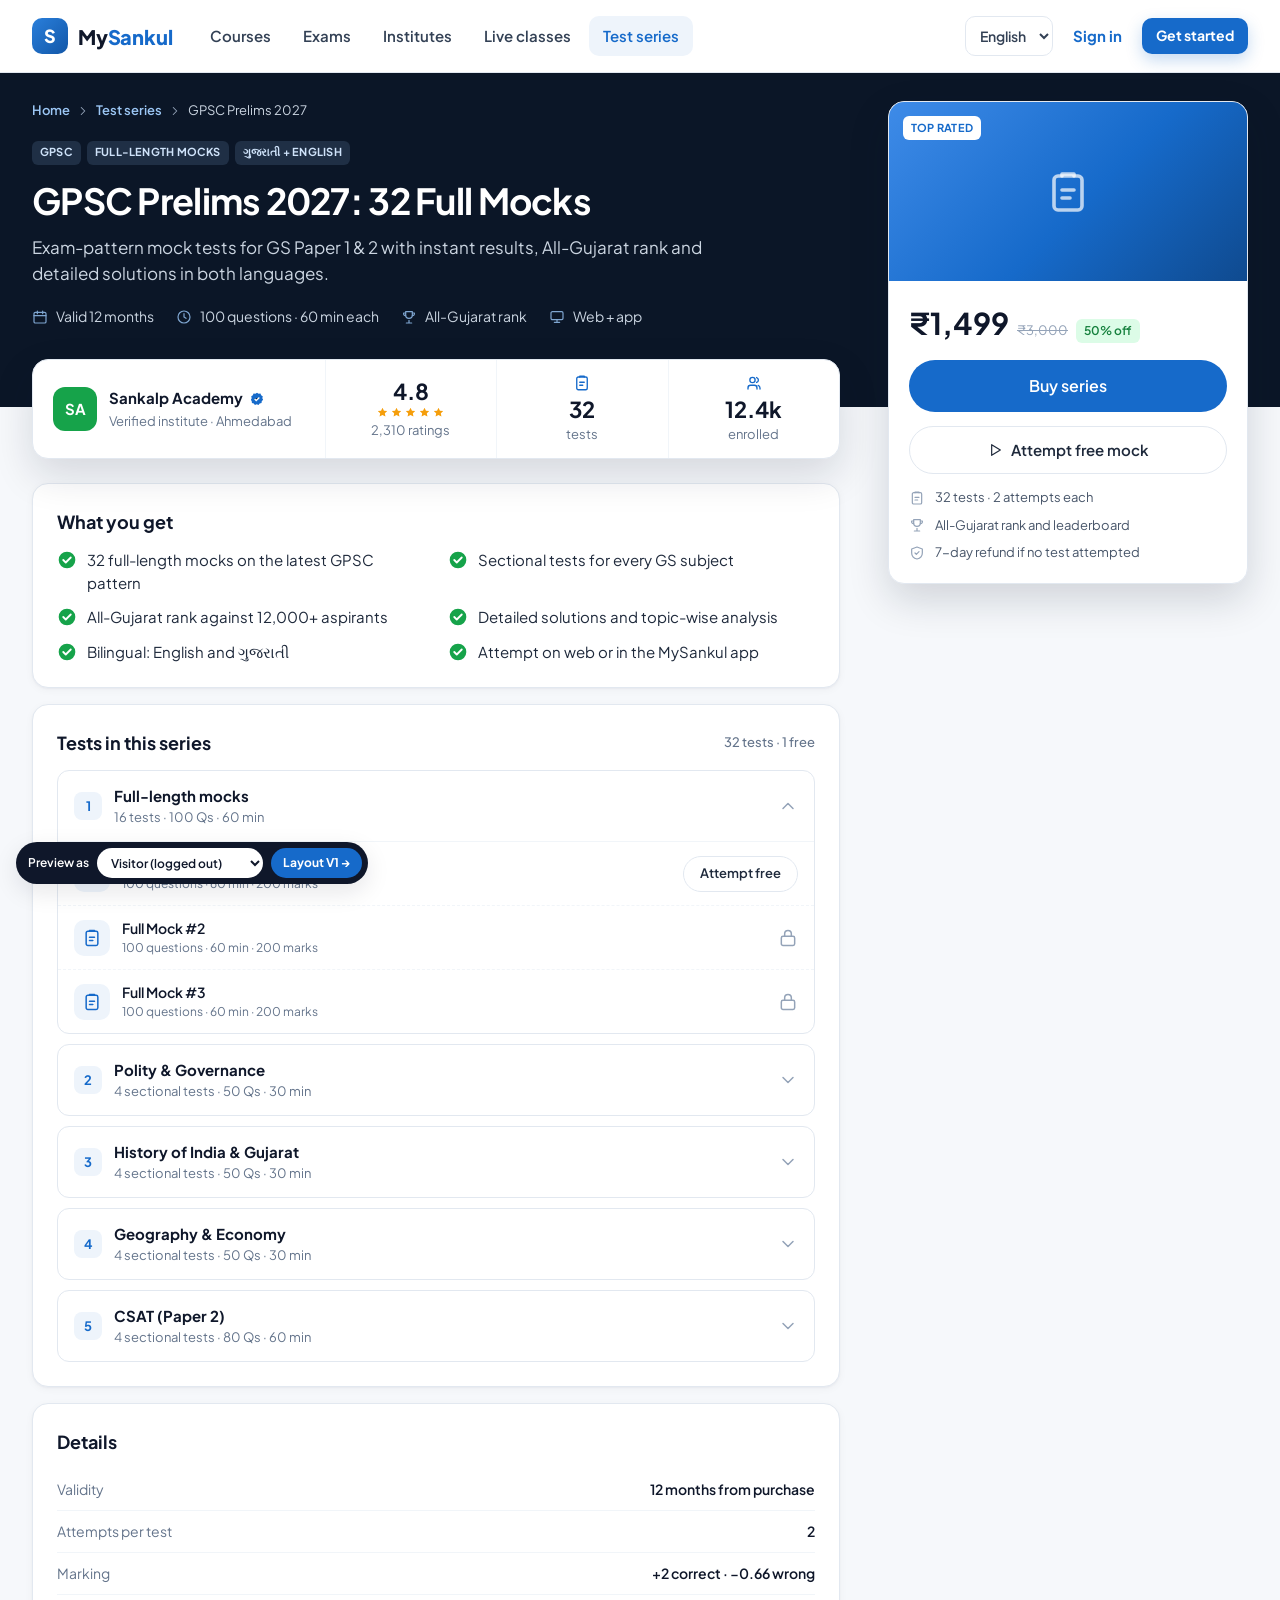
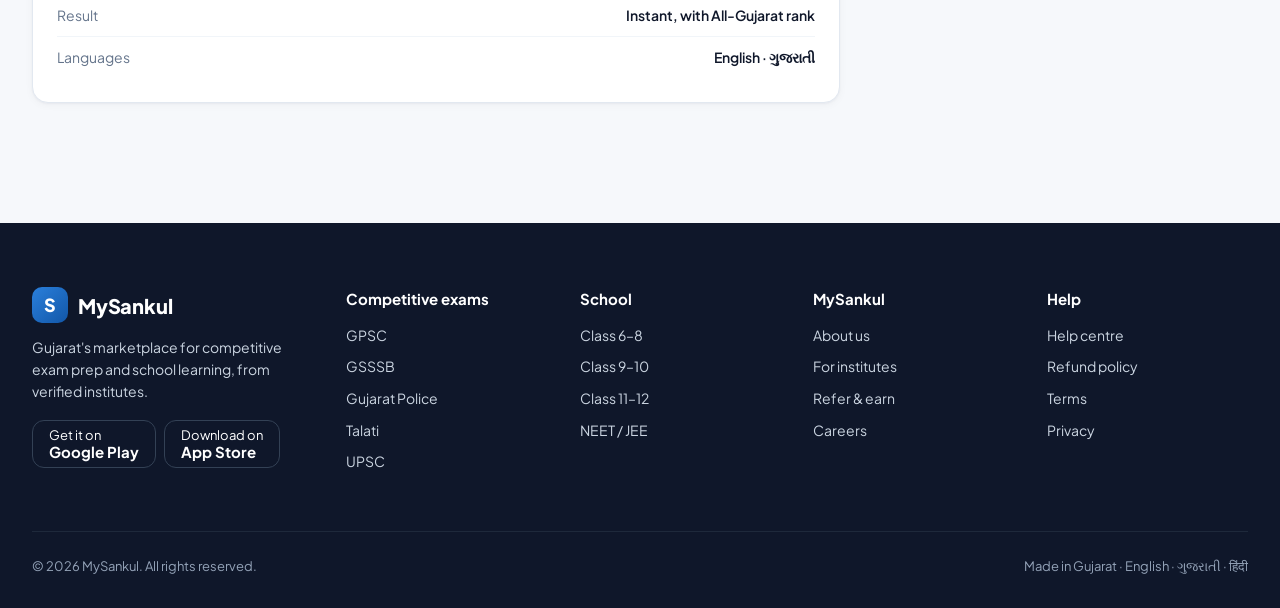
<file: series.html>
<!DOCTYPE html>
<html lang="en">
<head>
<meta charset="utf-8">
<meta name="viewport" content="width=device-width, initial-scale=1">
<title>GPSC Prelims 2027: 32 Full Mocks · MySankul</title>
<meta name="description" content="32 full-length GPSC Prelims mock tests with All-Gujarat rank, detailed solutions and analysis by Sankalp Academy.">
<link rel="preconnect" href="https://fonts.googleapis.com">
<link rel="preconnect" href="https://fonts.gstatic.com" crossorigin>
<link href="https://fonts.googleapis.com/css2?family=Plus+Jakarta+Sans:wght@400;500;600;700;800&display=swap" rel="stylesheet">
<style>
/* ==========================================================
   MySankul — App design system (web)
   Source of truth: MySankul student mobile app screens.
   Scope: profile.html, institute.html, signin.html ONLY.

   COLOR RULES (one system, no extras)
   - Blue   #166ACA  → every action: buttons, links, selected tabs, toggles, focus
   - Green  #15803D  → institute identity (header) + success (verified, paid, % off, valid till)
   - Red    #DC2626  → danger / failed / errors + SkillSankul entry point
   - Amber  #F59E0B  → ratings stars, pending, "Top rated", warnings
   - Purple #7C3AED  → "Purchased" state only
   - Slate  neutrals → all text, borders, surfaces
   TYPE: Plus Jakarta Sans · 12/13/14/16/18/20/24/28/32 (whole numbers) · 500/600/700
   ICONS: one line set · 24 grid · 1.8 stroke · round caps
   ========================================================== */

:root {
  /* Blue — primary action */
  --blue-50:  #EEF4FB;
  --blue-100: #E8F0FA;
  --blue-200: #D0E1F4;
  --blue-600: #166ACA;
  --blue-700: #1257A8;
  --blue-800: #0F4A8F;

  /* Green — institute + success */
  --green-50:  #E8F2EC;
  --green-100: #DCFCE7;
  --green-600: #16A34A;
  --green-700: #15803D;

  /* Red — danger */
  --red-50:  #FEF2F2;
  --red-100: #FEE2E2;
  --red-600: #DC2626;
  --red-700: #B91C1C;

  /* Amber — rating / pending / warning */
  --amber-50:  #FFFBEB;
  --amber-100: #FEF3C7;
  --amber-400: #FBBF24;
  --amber-500: #F59E0B;
  --amber-800: #92400E;

  /* Purple — purchased only */
  --purple-50:  #F5F3FF;
  --purple-600: #7C3AED;

  /* Slate — text, lines, surfaces */
  --slate-900: #0F172A;
  --slate-800: #1E293B;
  --slate-600: #475569;
  --slate-500: #64748B;
  --slate-400: #94A3B8;
  --slate-200: #E2E8F0;
  --slate-100: #F1F5F9;
  --bg:        #F6F8FB;
  --white:     #FFFFFF;

  --font: "Plus Jakarta Sans", system-ui, -apple-system, "Segoe UI", sans-serif;

  --r-8: 8px; --r-12: 12px; --r-16: 16px; --r-20: 20px; --pill: 999px;
  --shadow-card: 0 1px 2px rgba(15, 23, 42, .04), 0 2px 8px rgba(15, 23, 42, .04);
  --shadow-float: 0 8px 24px rgba(15, 23, 42, .10);
  --header-h: 72px;
  --container: 1264px;  /* 1216px content + 24px padding each side */
}

*, *::before, *::after { box-sizing: border-box; }
[hidden] { display: none !important; }
html { -webkit-text-size-adjust: 100%; scroll-behavior: smooth; }
body { margin: 0; font-family: var(--font); font-size: 14px; line-height: 1.5; color: var(--slate-900); background: var(--bg); -webkit-font-smoothing: antialiased; }
img, svg { display: block; max-width: 100%; }
a { color: inherit; text-decoration: none; }
button { font: inherit; color: inherit; background: none; border: 0; cursor: pointer; padding: 0; }
input, select, textarea { font: inherit; color: inherit; }
h1, h2, h3, h4, p { margin: 0; }
ul { list-style: none; margin: 0; padding: 0; }
:focus-visible { outline: 3px solid var(--blue-200); outline-offset: 2px; border-radius: 8px; }
.sr-only { position: absolute; width: 1px; height: 1px; overflow: hidden; clip: rect(0 0 0 0); white-space: nowrap; }
.skip-link { position: absolute; left: 16px; top: -60px; z-index: 100; background: var(--slate-900); color: #fff; padding: 10px 16px; border-radius: var(--r-8); }
.skip-link:focus { top: 12px; }
.container { width: 100%; max-width: var(--container); margin: 0 auto; padding: 0 24px; }

/* ---------- Icons ---------- */
.icon { width: 20px; height: 20px; flex: none; fill: none; stroke: currentColor; stroke-width: 1.8; stroke-linecap: round; stroke-linejoin: round; }
.icon-14 { width: 14px; height: 14px; }
.icon-16 { width: 16px; height: 16px; }
.icon-24 { width: 24px; height: 24px; }
.star { color: var(--amber-500); fill: var(--amber-500); stroke: none; }
.tick { width: 16px; height: 16px; color: var(--blue-600); flex: none; } /* verified institute tick = blue, as in app */

/* ---------- Type ---------- */
.t-32 { font-size: 32px; line-height: 1.2; font-weight: 700; letter-spacing: -.01em; }
.t-28 { font-size: 28px; line-height: 1.25; font-weight: 700; letter-spacing: -.01em; }
.t-24 { font-size: 24px; line-height: 1.3; font-weight: 700; }
.t-20 { font-size: 20px; line-height: 1.35; font-weight: 700; }
.t-18 { font-size: 18px; line-height: 1.4; font-weight: 700; }
.t-16 { font-size: 16px; line-height: 1.45; font-weight: 600; }
.t-14 { font-size: 14px; }
.t-13 { font-size: 13px; }
.t-12 { font-size: 12px; }
.w-500 { font-weight: 500; } .w-600 { font-weight: 600; } .w-700 { font-weight: 700; }
.c-900 { color: var(--slate-900); } .c-600 { color: var(--slate-600); } .c-500 { color: var(--slate-500); } .c-400 { color: var(--slate-400); }
.c-blue { color: var(--blue-600); } .c-green { color: var(--green-700); } .c-red { color: var(--red-600); }
.sec-label { font-size: 12px; font-weight: 700; letter-spacing: .04em; text-transform: uppercase; color: var(--slate-500); }
.sec-rule { display: flex; align-items: center; gap: 12px; font-size: 16px; font-weight: 600; color: var(--blue-600); }
.sec-rule::before, .sec-rule::after { content: ""; flex: 1; height: 1px; background: var(--slate-200); }
.strike { text-decoration: line-through; color: var(--slate-400); font-size: 13px; }
.dot-sep::before { content: "·"; margin: 0 6px; color: var(--slate-400); }

/* ---------- Buttons (pill, as in app) ---------- */
.btn {
  display: inline-flex; align-items: center; justify-content: center; gap: 8px;
  height: 48px; padding: 0 24px; border-radius: var(--pill);
  font-size: 15px; font-weight: 600; white-space: nowrap;
  transition: background .15s ease, color .15s ease, border-color .15s ease, opacity .15s;
}
.btn:disabled, .btn[aria-disabled="true"] { cursor: not-allowed; }
.btn-primary { background: var(--blue-600); color: #fff; }
.btn-primary:hover:not(:disabled) { background: var(--blue-700); }
.btn-primary:disabled { background: var(--slate-100); color: var(--slate-400); }
.btn-soft { background: var(--slate-100); color: var(--slate-800); }
.btn-soft:hover { background: var(--slate-200); }
.btn-outline { background: #fff; color: var(--slate-800); border: 1px solid var(--slate-200); }
.btn-outline:hover { border-color: var(--blue-200); color: var(--blue-600); }
.btn-blue-outline { background: #fff; color: var(--blue-600); border: 1.5px solid var(--blue-600); }
.btn-danger { background: var(--red-600); color: #fff; }
.btn-danger:hover { background: var(--red-700); }
.btn-lg { height: 52px; font-size: 16px; }
.btn-sm { height: 36px; padding: 0 16px; font-size: 13px; }
.btn-block { width: 100%; }
.link { color: var(--blue-600); font-weight: 600; display: inline-flex; align-items: center; gap: 4px; }
.link:hover { text-decoration: underline; }
.link-red { color: var(--red-600); font-weight: 600; }

/* ---------- Status chips ---------- */
.chip-s {
  display: inline-flex; align-items: center; gap: 4px; height: 24px; padding: 0 8px; border-radius: 6px;
  font-size: 12px; font-weight: 600; white-space: nowrap;
}
.chip-s .icon { width: 14px; height: 14px; }
.chip-s.caps { text-transform: uppercase; letter-spacing: .02em; font-size: 11px; font-weight: 700; }
.s-green  { background: var(--green-100); color: var(--green-700); }
.s-blue   { background: var(--blue-100);  color: var(--blue-600); }
.s-purple { background: var(--purple-50); color: var(--purple-600); }
.s-red    { background: var(--red-100);   color: var(--red-600); }
.s-amber  { background: var(--amber-100); color: var(--amber-800); }
.s-gold   { background: var(--amber-400); color: #78350F; }
.s-slate  { background: var(--slate-100); color: var(--slate-600); }

/* Filter pills (All / Courses / …) */
.pills { display: flex; gap: 8px; flex-wrap: wrap; }
.pill {
  height: 36px; padding: 0 16px; border-radius: var(--pill); border: 1px solid var(--slate-200); background: #fff;
  font-size: 13px; font-weight: 600; color: var(--slate-600); display: inline-flex; align-items: center; gap: 6px;
}
.pill:hover { border-color: var(--blue-200); color: var(--blue-600); }
.pill[aria-pressed="true"] { background: var(--blue-600); border-color: var(--blue-600); color: #fff; }

/* Segmented tabs (Courses 42 / Faculty 12 …) */
.seg-tabs { display: flex; gap: 4px; padding: 6px; background: var(--slate-100); border-radius: var(--pill); overflow-x: auto; scrollbar-width: none; }
.seg-tabs::-webkit-scrollbar { display: none; }
.seg-tab {
  flex: 1; min-width: max-content; height: 44px; padding: 0 20px; border-radius: var(--pill);
  font-size: 15px; font-weight: 600; color: var(--slate-500); display: inline-flex; align-items: center; justify-content: center; gap: 6px;
}
.seg-tab .n { font-size: 13px; font-weight: 600; color: var(--slate-400); }
.seg-tab:hover { color: var(--slate-800); }
.seg-tab[aria-selected="true"] { background: #fff; color: var(--blue-600); box-shadow: var(--shadow-card); }
[role="tabpanel"][hidden] { display: none; }

/* ---------- Surfaces ---------- */
.card { background: #fff; border: 1px solid var(--slate-200); border-radius: var(--r-16); box-shadow: var(--shadow-card); }
.card-p { padding: 20px; }
.divider { height: 1px; background: var(--slate-200); border: 0; margin: 0; }

/* Initials tiles */
.tile {
  width: 44px; height: 44px; border-radius: var(--r-12); flex: none;
  display: grid; place-items: center; color: #fff; font-weight: 700; font-size: 15px;
  background: linear-gradient(160deg, #1E7FE0, var(--blue-700));
}
.tile.green { background: var(--green-600); }
.tile-sm { width: 22px; height: 22px; border-radius: 6px; font-size: 10px; }
.tile-lg { width: 64px; height: 64px; border-radius: var(--r-16); font-size: 22px; }
.tile-xl { width: 88px; height: 88px; border-radius: var(--r-20); font-size: 30px; }
.avatar { width: 40px; height: 40px; border-radius: 50%; flex: none; display: grid; place-items: center; font-weight: 700; font-size: 14px; background: var(--blue-100); color: var(--blue-600); }
.avatar-56 { width: 56px; height: 56px; font-size: 18px; }

/* Icon tile (menu rows) — single tint for every row */
.ic-tile { width: 36px; height: 36px; border-radius: 10px; display: grid; place-items: center; background: var(--blue-50); color: var(--blue-600); flex: none; }
.ic-tile.red { background: var(--red-50); color: var(--red-600); }
.ic-tile.green { background: var(--green-100); color: var(--green-700); }

/* Thumbnails */
.thumb-sq { width: 64px; height: 64px; border-radius: var(--r-12); flex: none; background: linear-gradient(160deg, #2A9BF0 0%, var(--blue-600) 55%, var(--blue-800) 100%); }
.cover {
  position: relative; overflow: hidden;
  background:
    repeating-linear-gradient(0deg, rgba(255,255,255,.07) 0 2px, transparent 2px 9px),
    linear-gradient(135deg, #64748B 0%, #334155 60%, #1E293B 100%);
}
.cover-blue { background: linear-gradient(160deg, #2A9BF0 0%, var(--blue-600) 55%, var(--blue-800) 100%); }

/* Progress */
.bar { height: 6px; border-radius: var(--pill); background: var(--slate-100); overflow: hidden; }
.bar > span { display: block; height: 100%; border-radius: inherit; background: var(--blue-600); }
.bar.green > span { background: var(--green-600); }

/* ---------- Forms ---------- */
.field { display: flex; flex-direction: column; gap: 6px; }
.field > label { font-size: 12px; font-weight: 600; color: var(--slate-600); text-transform: uppercase; letter-spacing: .03em; }
.field > label .req { color: var(--red-600); }
.input, .select {
  height: 48px; width: 100%; border: 1px solid var(--slate-200); border-radius: var(--r-12); background: #fff; padding: 0 14px;
  font-size: 15px; color: var(--slate-900); transition: border-color .15s, box-shadow .15s;
}
.input::placeholder { color: var(--slate-400); }
.input:focus, .select:focus { outline: none; border-color: var(--blue-600); box-shadow: 0 0 0 4px var(--blue-100); }
.input.is-error { border-color: var(--red-600); box-shadow: 0 0 0 4px var(--red-50); }
.input:disabled { background: var(--slate-100); color: var(--slate-500); }
.help { font-size: 12px; color: var(--slate-500); }
.help.err { color: var(--red-600); font-weight: 600; display: flex; gap: 4px; align-items: center; }
.search { position: relative; }
.search .icon { position: absolute; left: 14px; top: 50%; transform: translateY(-50%); color: var(--slate-400); }
.search .input { padding-left: 44px; }

.switch { position: relative; width: 44px; height: 26px; flex: none; }
.switch input { position: absolute; inset: 0; opacity: 0; margin: 0; cursor: pointer; z-index: 1; }
.switch span { position: absolute; inset: 0; border-radius: var(--pill); background: var(--slate-200); transition: background .15s; }
.switch span::after { content: ""; position: absolute; top: 3px; left: 3px; width: 20px; height: 20px; border-radius: 50%; background: #fff; box-shadow: 0 1px 2px rgba(15,23,42,.2); transition: transform .15s; }
.switch input:checked + span { background: var(--blue-600); }
.switch input:checked + span::after { transform: translateX(18px); }
.switch input:focus-visible + span { outline: 3px solid var(--blue-200); outline-offset: 2px; }

/* ---------- Header (these pages) ---------- */
.hdr { position: sticky; top: 0; z-index: 50; background: #fff; border-bottom: 1px solid var(--slate-200); }
.hdr .container { height: var(--header-h); display: flex; align-items: center; gap: 24px; }
.brand { display: flex; align-items: center; gap: 10px; font-size: 18px; font-weight: 700; color: var(--slate-900); }
.brand-mark { width: 32px; height: 32px; border-radius: 10px; background: var(--blue-600); color: #fff; display: grid; place-items: center; font-size: 16px; font-weight: 700; }
.hdr-nav { display: flex; gap: 4px; }
.hdr-nav a { height: 40px; padding: 0 14px; border-radius: var(--pill); display: inline-flex; align-items: center; font-size: 14px; font-weight: 600; color: var(--slate-600); }
.hdr-nav a:hover { background: var(--slate-100); color: var(--slate-900); }
.hdr-nav a[aria-current="page"] { background: var(--blue-50); color: var(--blue-600); }
.hdr-search { flex: 1; max-width: 380px; }
.hdr-search .input { height: 40px; border-radius: var(--pill); background: var(--bg); font-size: 14px; }
.hdr-actions { margin-left: auto; display: flex; align-items: center; gap: 8px; }
.icon-btn { width: 40px; height: 40px; border-radius: 50%; display: grid; place-items: center; color: var(--slate-600); position: relative; }
.icon-btn:hover { background: var(--slate-100); }
.icon-btn .badge-dot { position: absolute; top: 9px; right: 10px; width: 8px; height: 8px; border-radius: 50%; background: var(--red-600); border: 2px solid #fff; }
.hdr .avatar { width: 36px; height: 36px; background: var(--blue-600); color: #fff; }

/* ---------- Toast (3 variants, as in app) ---------- */
.toast {
  position: fixed; left: 50%; bottom: 24px; z-index: 120; transform: translate(-50%, 16px); opacity: 0; pointer-events: none;
  display: flex; align-items: center; gap: 10px; max-width: calc(100% - 32px); width: max-content;
  padding: 12px 16px; border-radius: var(--r-12); font-size: 14px; font-weight: 600; box-shadow: var(--shadow-float);
  transition: opacity .2s, transform .2s;
}
.toast.show { opacity: 1; transform: translate(-50%, 0); }
.toast.success { background: var(--green-700); color: #fff; }
.toast.warn { background: var(--amber-100); color: var(--amber-800); border: 1px solid #FDE68A; }
.toast.error { background: var(--red-100); color: var(--red-700); border: 1px solid #FECACA; }
.toast.info { background: var(--slate-900); color: #fff; }

/* ---------- Sheet / modal (bottom sheet on mobile) ---------- */
.sheet-bg { position: fixed; inset: 0; z-index: 100; background: rgba(15, 23, 42, .45); display: none; align-items: center; justify-content: center; padding: 16px; }
.sheet-bg.open { display: flex; }
.sheet { width: 100%; max-width: 440px; background: #fff; border-radius: var(--r-20); padding: 28px 24px 24px; text-align: center; box-shadow: var(--shadow-float); animation: sheetIn .22s ease; max-height: calc(100vh - 32px); overflow: auto; }
.sheet.left { text-align: left; }
.sheet .warn-ic { width: 56px; height: 56px; border-radius: 16px; margin: 0 auto 16px; display: grid; place-items: center; background: var(--red-50); color: var(--red-600); }
.sheet h2 { font-size: 20px; font-weight: 700; }
.sheet p.body { font-size: 14px; color: var(--slate-600); margin-top: 8px; }
.sheet .note { margin-top: 16px; padding: 12px 14px; border-radius: var(--r-12); background: var(--red-50); color: var(--red-700); font-size: 13px; font-weight: 600; border: 1px solid var(--red-100); }
.sheet .actions { display: flex; flex-direction: column; gap: 10px; margin-top: 20px; }
@keyframes sheetIn { from { opacity: 0; transform: translateY(12px); } to { opacity: 1; transform: none; } }
@media (max-width: 600px) {
  .sheet-bg { align-items: flex-end; padding: 0; }
  .sheet { max-width: none; border-radius: 24px 24px 0 0; padding-bottom: 32px; }
  .sheet::before { content: ""; display: block; width: 40px; height: 4px; border-radius: 4px; background: var(--slate-200); margin: -12px auto 20px; }
}

/* SkillSankul entry (red) */
.fab { position: fixed; right: 24px; bottom: 24px; z-index: 40; width: 56px; height: 56px; border-radius: 18px; background: var(--red-600); color: #fff; display: grid; place-items: center; box-shadow: 0 10px 24px rgba(220, 38, 38, .35); }
.fab:hover { background: var(--red-700); }

@media (max-width: 960px) {
  .hdr-nav, .hdr-search { display: none; }
}
@media (max-width: 600px) {
  .container { padding: 0 16px; }
  .fab { right: 16px; bottom: 16px; }
}
@media (prefers-reduced-motion: reduce) {
  *, *::before, *::after { animation: none !important; transition: none !important; scroll-behavior: auto !important; }
}

</style>
<style>
  /* ===== Default site header + footer (identical to index.html) — shown to logged-out visitors ===== */
  .lg { --brand-50: #EEF4FB; --brand-200: #D0E1F4; --brand-500: #2A7FDB; --brand-600: #166ACA; --brand-700: #1257A8; --ink-900: #0F172A; --ink-700: #334155; --ink-500: #64748B; --line: #E2E8F0; --line-soft: #EEF2F7; font-family: var(--font); line-height: 1.55; }
  .lg .container { width: 100%; max-width: 1264px; margin: 0 auto; padding: 0 24px; }
  .lg.site-header { position: sticky; top: 0; z-index: 50; background: rgba(255,255,255,.92); backdrop-filter: saturate(180%) blur(12px); -webkit-backdrop-filter: saturate(180%) blur(12px); border-bottom: 1px solid var(--line); }
  .lg.site-header .container { display: flex; align-items: center; gap: 24px; height: 72px; position: relative; }
  .lg .logo { display: flex; align-items: center; gap: 10px; font-weight: 800; font-size: 20px; letter-spacing: -.01em; color: var(--ink-900); }
  .lg .logo-mark { width: 36px; height: 36px; border-radius: 10px; background: linear-gradient(135deg, var(--brand-500), var(--brand-700)); display: grid; place-items: center; color: #fff; font-size: 18px; font-weight: 800; }
  .lg .logo span b { color: var(--brand-600); font-weight: 800; }
  .lg .main-nav { display: flex; gap: 4px; }
  .lg .main-nav a { height: 40px; display: inline-flex; align-items: center; padding: 0 14px; border-radius: 10px; font-size: 15px; font-weight: 600; color: var(--ink-700); }
  .lg .main-nav a:hover { background: var(--line-soft); color: var(--ink-900); }
  .lg .main-nav a[aria-current="page"] { color: var(--brand-600); background: var(--brand-50); }
  .lg .header-actions { display: flex; align-items: center; gap: 8px; margin-left: auto; }
  .lg .icon-btn { width: 44px; height: 44px; border-radius: 12px; display: grid; place-items: center; color: var(--ink-700); }
  .lg .icon-btn:hover { background: var(--line-soft); }
  .lg .lang-select { height: 40px; border: 1px solid var(--line); border-radius: 10px; background: #fff; padding: 0 10px; font-size: 14px; font-weight: 600; color: var(--ink-700); }
  .lg .menu-toggle { display: none; }
  .lg .btn { display: inline-flex; align-items: center; justify-content: center; gap: 8px; height: 44px; padding: 0 20px; border-radius: 12px; font-size: 15px; font-weight: 700; white-space: nowrap; transition: background .15s, color .15s; }
  .lg .btn-primary { background: var(--brand-600); color: #fff; box-shadow: 0 6px 16px rgba(22,106,202,.25); }
  .lg .btn-primary:hover { background: var(--brand-700); }
  .lg .btn-ghost { color: var(--brand-600); padding: 0 12px; background: none; }
  .lg .btn-ghost:hover { background: var(--brand-50); }
  .lg .btn-sm { height: 36px; padding: 0 14px; font-size: 14px; border-radius: 10px; }

  .lg.site-footer { background: #0F172A; color: #CBD5E1; padding: 64px 0 32px; font-size: 15px; }
  .lg .footer-grid { display: grid; grid-template-columns: 1.4fr repeat(4, 1fr); gap: 32px; }
  .lg.site-footer h4 { color: #fff; font-size: 15px; font-weight: 700; margin-bottom: 14px; }
  .lg.site-footer li { margin-bottom: 10px; font-size: 14px; }
  .lg.site-footer a:hover { color: #fff; }
  .lg.site-footer .logo { color: #fff; }
  .lg .footer-bottom { margin-top: 48px; padding-top: 24px; border-top: 1px solid #1E293B; display: flex; justify-content: space-between; gap: 16px; flex-wrap: wrap; font-size: 13px; color: #94A3B8; }
  .lg .store-btn { display: inline-flex; align-items: center; gap: 10px; height: 48px; padding: 0 16px; border-radius: 12px; border: 1px solid #334155; color: #fff; font-size: 13px; line-height: 1.2; }
  .lg .store-btn:hover { border-color: #64748B; }
  .lg .store-btn b { display: block; font-size: 15px; }

  /* signed-in variant (identical to home.html header) */
  .lg .header-search { flex: 1; max-width: 420px; position: relative; }
  .lg .header-search input { width: 100%; height: 44px; border-radius: 12px; border: 1px solid var(--line); background: #F6F8FC; padding: 0 16px 0 44px; font-size: 14px; }
  .lg .header-search input:focus { outline: none; border-color: var(--brand-500); background: #fff; box-shadow: 0 0 0 4px var(--brand-50); }
  .lg .header-search .icon { position: absolute; left: 14px; top: 12px; color: #94A3B8; }
  .lg .icon-btn { position: relative; }
  .lg .icon-btn .dot { position: absolute; top: 10px; right: 11px; width: 8px; height: 8px; border-radius: 50%; background: #E5383B; border: 2px solid #fff; }
  .lg .avatar { width: 40px; height: 40px; border-radius: 50%; flex: none; background: linear-gradient(135deg, var(--brand-500), var(--brand-700)); color: #fff; display: grid; place-items: center; font-weight: 800; font-size: 14px; }

  @media (max-width: 1080px) {
    .lg .header-search { display: none; }
    .lg .footer-grid { grid-template-columns: 1fr 1fr 1fr; }
    .lg .footer-grid > :first-child { grid-column: 1 / -1; }
  }
  @media (max-width: 860px) {
    .lg .main-nav { display: none; }
    .lg .main-nav.open { display: flex; flex-direction: column; position: absolute; top: 72px; left: 0; right: 0; background: #fff; padding: 12px 16px 20px; border-bottom: 1px solid var(--line); box-shadow: 0 6px 20px rgba(15,23,42,.08); }
    .lg .main-nav.open a { height: 48px; }
    .lg .menu-toggle { display: grid; }
    .lg .lang-select { display: none; }
  }
  @media (max-width: 600px) {
    .lg .container { padding: 0 16px; }
    .lg .footer-grid { grid-template-columns: 1fr 1fr; }
    .lg.site-header .container { gap: 12px; }
    .lg .header-actions .btn-ghost { padding: 0 8px; }
    .lg .header-actions .btn-primary { display: none; }
    .lg .header-actions .hide-sm { display: none; }
  }
</style>
<style>
  /* ===== Course card (shared, from the MySankul card design) ===== */
  .ccard { container-type: inline-size; display: flex; flex-direction: column; gap: 0; padding: 12px; background: #fff; border: 1px solid #E2E8F0; border-radius: 20px; color: #0F172A; font-family: "Plus Jakarta Sans", system-ui, sans-serif; text-decoration: none; transition: box-shadow .2s ease, transform .2s ease, border-color .2s ease; }
  .ccard:hover { box-shadow: 0 10px 28px rgba(15, 23, 42, .10); transform: translateY(-2px); border-color: #D0E1F4; }
  .ccard:focus-visible { outline: 3px solid #D0E1F4; outline-offset: 2px; }
  .ccard-img { position: relative; aspect-ratio: 16 / 10; border-radius: 14px; overflow: hidden; display: grid; place-items: center; color: rgba(255, 255, 255, .55); }
  .ccard-img::before { content: ""; position: absolute; inset: 0; background: radial-gradient(80% 70% at 85% 10%, rgba(255,255,255,.35), transparent 60%), radial-gradient(60% 60% at 10% 100%, rgba(0,0,0,.18), transparent 70%); }
  .ccard-img .ccard-ic { width: 56px; height: 56px; position: relative; }
  .ccard-badge { position: absolute; top: 12px; left: 12px; z-index: 1; display: inline-flex; align-items: center; gap: 6px; height: 28px; padding: 0 12px; border-radius: 999px; background: rgba(255, 255, 255, .88); backdrop-filter: blur(6px); -webkit-backdrop-filter: blur(6px); box-shadow: 0 1px 2px rgba(15,23,42,.08); color: #166ACA; font-size: 12px; font-weight: 800; letter-spacing: .02em; text-transform: uppercase; }
  .ccard-badge.live { color: #DC2626; }
  .ccard-badge.live::before { content: ""; width: 7px; height: 7px; border-radius: 50%; background: #DC2626; }
  .ccard-title { margin: 14px 2px 0; font-size: 18px; line-height: 1.35; font-weight: 700; letter-spacing: -.005em; display: -webkit-box; -webkit-line-clamp: 2; -webkit-box-orient: vertical; overflow: hidden; min-height: 2.7em; }
  .ccard-inst { display: flex; align-items: center; gap: 8px; margin: 10px 2px 0; font-size: 15px; font-weight: 500; color: #1E293B; min-width: 0; }
  .ccard-inst span.nm { white-space: nowrap; overflow: hidden; text-overflow: ellipsis; }
  .ccard-av { width: 28px; height: 28px; border-radius: 50%; flex: none; display: grid; place-items: center; background: #E2E8F0; color: #334155; font-size: 11px; font-weight: 700; }
  .ccard-tick { width: 20px; height: 20px; flex: none; color: #166ACA; }
  .ccard-inst { margin-bottom: 14px; }
  .ccard-foot { display: flex; align-items: flex-end; justify-content: space-between; gap: 12px; margin-top: auto; padding: 14px 2px 2px; border-top: 1px solid #E2E8F0; }
  .ccard-price s { display: block; font-size: 14px; color: #94A3B8; line-height: 1.2; }
  .ccard-price div { display: flex; align-items: center; gap: 8px; }
  .ccard-price b { font-size: 24px; font-weight: 800; line-height: 1.2; letter-spacing: -.01em; }
  .ccard-off { display: inline-flex; align-items: center; height: 24px; padding: 0 8px; border-radius: 999px; background: #DCFCE7; color: #15803D; font-size: 12px; font-weight: 700; white-space: nowrap; }
  .ccard-btn { flex: none; display: inline-flex; align-items: center; justify-content: center; height: 44px; padding: 0 20px; border-radius: 999px; background: #166ACA; color: #fff; font-size: 15px; font-weight: 700; white-space: nowrap; transition: background .15s; }
  .ccard:hover .ccard-btn { background: #1257A8; }
  /* Narrow cards: button goes full width under the price */
  @container (max-width: 300px) {
    .ccard-foot { flex-wrap: wrap; }
    .ccard-btn { width: 100%; }
    .ccard-title { font-size: 17px; }
  }
  /* Cover colours (replace with real course photos when available) */
  .cg-blue   { background: linear-gradient(135deg, #3E8BE8, #166ACA 55%, #0F4A8F); }
  .cg-teal   { background: linear-gradient(135deg, #3CC7B8, #0F8B8D 55%, #07565C); }
  .cg-violet { background: linear-gradient(135deg, #A98BF5, #6D3FE0 55%, #3B1E8C); }
  .cg-orange { background: linear-gradient(135deg, #FFC46B, #F0752B 55%, #9A3B0B); }
  .cg-pink   { background: linear-gradient(135deg, #FF9BC0, #D9377A 55%, #7A1542); }
  .cg-green  { background: linear-gradient(135deg, #7BE3A6, #16A34A 55%, #0B5E2B); }
  .cg-slate  { background: linear-gradient(135deg, #94A3B8, #475569 55%, #1E293B); }
  /* Optional extras (explore page): class mode, wishlist, meta, language */
  .ccard-mode { position: absolute; left: 12px; bottom: 12px; z-index: 2; display: inline-flex; align-items: center; gap: 6px; height: 28px; padding: 0 10px; border-radius: 8px; background: #fff; color: #0F172A; font-size: 12px; font-weight: 700; box-shadow: 0 1px 2px rgba(15,23,42,.1); }
  .ccard-mode svg { width: 14px; height: 14px; fill: none; stroke: #166ACA; stroke-width: 1.8; stroke-linecap: round; stroke-linejoin: round; }
  .ccard-mode.live svg { stroke: #DC2626; }
  .ccard-fav { position: absolute; top: 10px; right: 10px; z-index: 3; width: 38px; height: 38px; border-radius: 50%; display: grid; place-items: center; background: rgba(255,255,255,.92); color: #334155; box-shadow: 0 1px 3px rgba(15,23,42,.12); transition: transform .15s; }
  .ccard-fav:hover { transform: scale(1.06); color: #DC2626; }
  .ccard-fav[aria-pressed="true"] { color: #DC2626; }
  .ccard-fav svg { width: 18px; height: 18px; fill: none; stroke: currentColor; stroke-width: 1.8; }
  .ccard-link { color: inherit; }
  .ccard-mode, .ccard-badge { pointer-events: none; }
  .ccard-link::after { content: ""; position: absolute; inset: 0; z-index: 1; border-radius: 20px; }
  article.ccard { position: relative; }
  article.ccard .ccard-inst { margin-bottom: 0; }
  .ccard-meta { display: flex; align-items: center; flex-wrap: wrap; gap: 4px 0; margin: 10px 2px 0; font-size: 13px; color: #475569; }
  .ccard-meta > span + span::before { content: "·"; margin: 0 8px; color: #CBD5E1; }
  .ccard-meta .r { color: #0F172A; font-weight: 700; display: inline-flex; align-items: center; gap: 4px; }
  .ccard-meta .r svg { width: 14px; height: 14px; fill: #F59E0B; stroke: none; }
  .ccard-meta .r small { font-size: 13px; font-weight: 500; color: #94A3B8; }
  .ccard-lang { margin: 4px 2px 14px; font-size: 13px; color: #64748B; }
</style>

<style>
  body.role-visitor [data-role]:not([data-role~="visitor"]),
  body.role-member  [data-role]:not([data-role~="member"]),
  body.role-student [data-role]:not([data-role~="student"]) { display: none !important; }

  /* ---------- Hero: dark band + overlapping stat strip + floating buy card ---------- */
  .c-wrap { overflow-x: clip; }
  .c-grid { position: relative; isolation: isolate; display: grid; grid-template-columns: minmax(0, 1fr) 360px; column-gap: 48px; padding-bottom: 120px; }
  .c-hero-txt { grid-column: 1; grid-row: 1; position: relative; padding-top: 28px; color: #fff; }
  .c-hero-txt::before { content: ""; position: absolute; top: 0; bottom: 0; left: -100vw; right: -100vw; z-index: -1; background: radial-gradient(700px 360px at 18% 0%, rgba(22,106,202,.45), transparent 65%), radial-gradient(600px 300px at 90% 100%, rgba(22,106,202,.18), transparent 70%), #0B1627; }
  .crumbs { display: flex; gap: 6px; align-items: center; flex-wrap: wrap; font-size: 13px; color: #94A3B8; margin-bottom: 20px; }
  .crumbs a { color: #9CC7F5; font-weight: 600; }
  .crumbs a:hover { color: #fff; }
  .crumbs [aria-current] { color: #CBD5E1; }
  .tags { display: flex; gap: 6px; flex-wrap: wrap; margin-bottom: 14px; }
  .c-hero-txt .chip-s.s-blue { background: rgba(156,199,245,.14); color: #CFE3FA; }
  .c-hero-txt .chip-s.s-purple { background: var(--purple-600); color: #fff; }
  h1.title { font-size: 36px; line-height: 1.2; font-weight: 700; letter-spacing: -.02em; color: #fff; max-width: 760px; }
  .lead { font-size: 17px; line-height: 1.55; color: #CBD5E1; margin-top: 12px; max-width: 680px; }
  .c-facts { display: flex; flex-wrap: wrap; gap: 8px 22px; margin-top: 20px; font-size: 14px; color: #CBD5E1; }
  .c-facts span { display: inline-flex; align-items: center; gap: 8px; }
  .c-facts .icon { width: 16px; height: 16px; color: #7FA6D1; }
  .hero-m { display: none; }

  /* Stat strip straddles the band's bottom edge */
  .c-strip { position: relative; display: grid; grid-template-columns: minmax(0, 1.7fr) repeat(3, minmax(0, 1fr)); align-items: stretch; margin-top: 32px; margin-bottom: -52px; background: #fff; color: var(--slate-900); border: 1px solid var(--slate-200); border-radius: var(--r-16); box-shadow: 0 16px 40px rgba(15, 23, 42, .14); overflow: hidden; }
  .cs-inst { display: flex; align-items: center; gap: 12px; padding: 18px 20px; min-width: 0; }
  .cs-inst .grow { flex: 1; min-width: 0; }
  .cs-inst .n { display: inline-flex; align-items: center; gap: 6px; font-size: 15px; font-weight: 700; white-space: nowrap; }
  .cs-inst .n:hover { color: var(--blue-600); }
  .cs-inst .s { display: flex; align-items: center; gap: 6px; font-size: 13px; color: var(--slate-500); margin-top: 2px; }
  .follow-link { font-size: 13px; gap: 2px; }
  .follow-link[aria-pressed="true"] { color: var(--green-700); }
  .cs-stat { display: flex; flex-direction: column; align-items: center; justify-content: center; gap: 2px; padding: 14px 12px; border-left: 1px solid var(--slate-100); text-align: center; }
  .cs-stat > .icon { width: 18px; height: 18px; color: var(--blue-600); margin-bottom: 2px; }
  .cs-stat b { font-size: 22px; font-weight: 700; line-height: 1.2; }
  .cs-stat small { font-size: 13px; color: var(--slate-500); }
  .stars { display: flex; gap: 1px; }
  .stars .icon { width: 13px; height: 13px; color: var(--amber-500); fill: var(--amber-500); stroke: none; }
  .follow-sm[aria-pressed="true"] { background: var(--blue-600); color: #fff; border-color: var(--blue-600); }


  .c-main { grid-column: 1; grid-row: 2; padding-top: 76px; min-width: 0; display: grid; gap: 16px; align-content: start; }
  .side { grid-column: 2; grid-row: 1 / span 2; align-self: start; position: sticky; top: calc(var(--header-h) + 16px); z-index: 2; margin-top: 28px; display: grid; gap: 14px; }

  /* Buy card */
  .buy { overflow: hidden; box-shadow: 0 16px 40px rgba(15, 23, 42, .16); }
  .buy-cover { position: relative; aspect-ratio: 16 / 8; display: grid; place-items: center; color: rgba(255,255,255,.7); }
  .buy-cover .icon { width: 48px; height: 48px; }
  .buy-cover .chip-s { position: absolute; left: 14px; top: 14px; background: #fff; }
  .buy-in { padding: 20px; display: grid; gap: 14px; }
  .buy-in .p { display: flex; align-items: baseline; gap: 8px; }
  .buy-in .p b { font-size: 30px; font-weight: 700; }
  .buy-in ul { display: grid; gap: 8px; }
  .buy-in li { display: flex; gap: 10px; align-items: center; font-size: 13px; color: var(--slate-600); }
  .buy-in li .icon { width: 16px; height: 16px; color: var(--slate-400); }
  .owned-h { display: flex; gap: 12px; align-items: center; }
  .owned-h .ic-tile { background: var(--green-100); color: var(--green-700); width: 44px; height: 44px; border-radius: 12px; }
  .owned-h b { display: block; font-size: 16px; }
  .owned-h small { font-size: 13px; color: var(--slate-500); }
  .prog-l { display: flex; justify-content: space-between; font-size: 13px; color: var(--slate-600); margin-bottom: 6px; }

  /* Section cards */
  .sc { padding: 24px; }
  .sc > h2 { font-size: 18px; font-weight: 700; margin-bottom: 14px; display: flex; align-items: center; justify-content: space-between; gap: 12px; }
  .sc > h2 small { font-size: 13px; font-weight: 500; color: var(--slate-500); }
  .gets { display: grid; grid-template-columns: 1fr 1fr; gap: 12px 24px; }
  .gets li { display: flex; gap: 10px; align-items: flex-start; font-size: 15px; color: var(--slate-800); }
  .gets .icon { color: var(--green-600); width: 20px; height: 20px; flex: none; margin-top: 1px; }

  /* Test list (preview) */
  .grp { border: 1px solid var(--slate-200); border-radius: var(--r-12); overflow: hidden; }
  .grp + .grp { margin-top: 10px; }
  .grp > summary { list-style: none; cursor: pointer; display: flex; align-items: center; gap: 12px; padding: 14px 16px; }
  .grp > summary::-webkit-details-marker { display: none; }
  .grp .num { width: 28px; height: 28px; border-radius: 8px; background: var(--blue-50); color: var(--blue-600); display: grid; place-items: center; font-size: 13px; font-weight: 700; flex: none; }
  .grp .grow { flex: 1; min-width: 0; }
  .grp .t { font-size: 15px; font-weight: 700; }
  .grp .m { font-size: 13px; color: var(--slate-500); }
  .grp .chev { color: var(--slate-400); transition: transform .2s; }
  .grp[open] .chev { transform: rotate(180deg); }
  .grp[open] > summary { border-bottom: 1px solid var(--slate-100); }
  .trow { display: flex; align-items: center; gap: 12px; padding: 12px 16px; font-size: 14px; }
  .trow + .trow { border-top: 1px dashed var(--slate-100); }
  .trow .grow { flex: 1; min-width: 0; }
  .trow .t { font-size: 14px; font-weight: 600; }
  .trow .m { font-size: 12px; color: var(--slate-500); }
  .trow .lk { color: var(--slate-400); }

  .kv div { display: flex; justify-content: space-between; gap: 12px; padding: 10px 0; font-size: 14px; border-top: 1px solid var(--slate-100); }
  .kv div:first-child { border-top: 0; }
  .kv span { color: var(--slate-500); }
  .kv b { font-weight: 600; text-align: right; }

  /* Student: performance tiles */
  .perf { display: grid; grid-template-columns: repeat(4, minmax(0, 1fr)); gap: 12px; }
  .pt4 { position: relative; overflow: hidden; padding: 18px 18px 16px; border-radius: var(--r-16); border: 1px solid var(--slate-200); background: #fff; box-shadow: var(--shadow-card); }
  .pt4::before { content: ""; position: absolute; left: 0; top: 0; bottom: 0; width: 4px; }
  .pt4 .top { display: flex; align-items: center; justify-content: space-between; margin-bottom: 12px; }
  .pt4 .lbl { font-size: 13px; font-weight: 600; color: var(--slate-600); }
  .pt4 .ico { width: 34px; height: 34px; border-radius: 10px; display: grid; place-items: center; }
  .pt4 .ico .icon { width: 18px; height: 18px; }
  .pt4 b { display: block; font-size: 28px; font-weight: 800; letter-spacing: -.01em; line-height: 1.1; }
  .pt4 b small { font-size: 15px; font-weight: 600; color: var(--slate-400); }
  .pt4 .sub { font-size: 12px; color: var(--slate-500); margin-top: 8px; display: flex; align-items: center; gap: 8px; }
  .pt4 .sub .bar { flex: 1; height: 6px; }
  .pt4 .up { color: var(--green-700); font-weight: 700; }
  .pt4.blue::before { background: var(--blue-600); }   .pt4.blue .ico { background: var(--blue-50); color: var(--blue-600); }
  .pt4.green::before { background: var(--green-600); } .pt4.green .ico { background: var(--green-100); color: var(--green-700); } .pt4.green b { color: var(--green-700); }
  .pt4.amber::before { background: var(--amber-500); } .pt4.amber .ico { background: var(--amber-100); color: var(--amber-800); }
  .pt4.amber .bar > span { background: var(--amber-500); }
  .pt4.purple::before { background: var(--purple-600); } .pt4.purple .ico { background: var(--purple-50); color: var(--purple-600); } .pt4.purple b { color: var(--purple-600); }

  /* Your tests */
  .tests-h { display: flex; align-items: center; justify-content: space-between; gap: 12px; margin-bottom: 16px; }
  .tests-h h2 { font-size: 20px; font-weight: 700; margin: 0; }
  .st-tabs { margin-bottom: 18px; background: var(--blue-50); border: 1px solid var(--blue-100); }
  .st-tabs .seg-tab { height: 42px; font-size: 14px; color: var(--slate-600); }
  .st-tabs .seg-tab[aria-selected="true"] { background: var(--blue-600); color: #fff; box-shadow: 0 4px 12px rgba(22,106,202,.28); }
  .st-tabs .seg-tab[aria-selected="true"] .n { color: rgba(255,255,255,.8); }
  .grp-l { display: flex; align-items: center; gap: 10px; margin: 18px 0 10px; font-size: 12px; font-weight: 700; letter-spacing: .06em; text-transform: uppercase; color: var(--slate-500); }
  .grp-l:first-child { margin-top: 0; }
  .grp-l::after { content: ""; flex: 1; height: 1px; background: var(--slate-200); }
  .mt { position: relative; display: flex; align-items: center; gap: 14px; padding: 14px 16px 14px 18px; border: 1px solid var(--slate-200); border-radius: var(--r-12); background: #fff; transition: border-color .15s, box-shadow .15s; }
  .mt + .mt { margin-top: 8px; }
  .mt::before { content: ""; position: absolute; left: -1px; top: 10px; bottom: 10px; width: 4px; border-radius: 0 4px 4px 0; background: var(--slate-200); }
  .mt:hover { border-color: var(--blue-200); box-shadow: 0 4px 14px rgba(15,23,42,.06); }
  .mt .ic-tile { width: 40px; height: 40px; }
  .mt.done::before { background: var(--green-600); }
  .mt.done .ic-tile { background: var(--green-100); color: var(--green-700); }
  .mt.prog { background: var(--amber-50); border-color: #FDE68A; }
  .mt.prog::before { background: var(--amber-500); }
  .mt.prog .ic-tile { background: var(--amber-100); color: var(--amber-800); }
  .mt.new::before { background: var(--blue-200); }
  .mt .grow { flex: 1; min-width: 0; }
  .mt .t { font-size: 15px; font-weight: 700; display: flex; align-items: center; gap: 8px; flex-wrap: wrap; }
  .mt .m { font-size: 13px; color: var(--slate-500); margin-top: 4px; display: flex; align-items: center; gap: 6px; flex-wrap: wrap; }
  .mt .scp { display: inline-flex; align-items: center; height: 24px; padding: 0 8px; border-radius: 8px; font-size: 12px; font-weight: 700; }
  .scp.good { background: var(--green-100); color: var(--green-700); }
  .scp.ok { background: var(--blue-100); color: var(--blue-700); }
  .scp.low { background: var(--amber-100); color: var(--amber-800); }
  .scp.rk { background: var(--slate-100); color: var(--slate-600); }
  .mt .acts { display: flex; gap: 8px; flex: none; }
  .btn-tint { background: var(--blue-50); color: var(--blue-600); border: 1px solid var(--blue-100); }
  .btn-tint:hover { background: var(--blue-100); }

  /* Mobile bar */
  .mbar { display: none; position: fixed; left: 0; right: 0; bottom: 0; z-index: 45; align-items: center; gap: 10px; padding: 12px 16px calc(12px + env(safe-area-inset-bottom)); background: #fff; border-top: 1px solid var(--slate-200); box-shadow: 0 -6px 20px rgba(15,23,42,.06); }
  .mbar .grow { flex: 1; min-width: 0; font-size: 12px; color: var(--slate-500); }
  .mbar .grow b { display: block; font-size: 18px; color: var(--slate-900); }

  .proto { position: fixed; left: 16px; bottom: 16px; z-index: 110; display: flex; align-items: center; gap: 8px; padding: 6px 6px 6px 12px; border-radius: var(--pill); background: var(--slate-900); color: #fff; font-size: 12px; font-weight: 600; box-shadow: var(--shadow-float); }
  .proto select { height: 30px; border-radius: var(--pill); border: 0; padding: 0 10px; font-size: 12px; font-weight: 600; background: #fff; color: var(--slate-900); }

  @media (max-width: 1080px) {
    .c-grid { grid-template-columns: minmax(0, 1fr); }
    .side { display: none; }
    .mbar { display: flex; }
    body { padding-bottom: 76px; }
    .proto { bottom: 92px; }
  }
  @media (max-width: 760px) {
    .c-hero-txt { padding-top: 20px; }
    .crumbs { display: none; }
    h1.title { font-size: 26px; }
    .lead { font-size: 15px; }
    .c-facts { gap: 8px 16px; font-size: 13px; }
    .c-strip { grid-template-columns: repeat(3, minmax(0, 1fr)); margin-top: 24px; }
    .cs-inst { grid-column: 1 / -1; border-bottom: 1px solid var(--slate-100); padding: 14px 16px; }
    .cs-stat:nth-child(2) { border-left: 0; }
    .cs-stat b { font-size: 18px; }
    .cs-stat small { font-size: 12px; }
    .c-main { padding-top: 72px; }
    .sc { padding: 20px 16px; }
    .gets { grid-template-columns: 1fr; }
    .perf { grid-template-columns: repeat(2, minmax(0, 1fr)); gap: 10px; }
    .pt4 b { font-size: 24px; }
    .mt { flex-wrap: wrap; }
    .mt .acts { width: 100%; }
    .mt .acts .btn { flex: 1; }
    .proto span { display: none; }
  }
  .proto-lay { height: 30px; display: inline-flex; align-items: center; padding: 0 12px; border-radius: 999px; background: #166ACA; color: #fff; font-size: 12px; font-weight: 700; white-space: nowrap; }
  .proto-lay:hover { background: #1257A8; }
</style>
</head>
<body class="role-visitor" data-nav="tests" data-unav="tests">
<a class="skip-link" href="#main">Skip to content</a>

<header class="lg site-header" data-role="visitor">
  <div class="container">
    <button class="icon-btn menu-toggle" data-lg-menu aria-controls="lg-nav" aria-expanded="false" aria-label="Open menu"><svg class="icon"><use href="#i-menu"/></svg></button>
    <a href="index.html" class="logo" aria-label="MySankul home"><span class="logo-mark">S</span><span>My<b>Sankul</b></span></a>
    <nav class="main-nav" id="lg-nav" aria-label="Primary">
      <a href="courses.html" data-nav="courses">Courses</a>
      <a href="index.html#exams" data-nav="exams">Exams</a>
      <a href="index.html#institutes" data-nav="institutes">Institutes</a>
      <a href="index.html#live" data-nav="live">Live classes</a>
      <a href="test-series.html" data-nav="tests">Test series</a>
    </nav>
    <div class="header-actions">
      <label class="sr-only" for="lg-lang">Language</label>
      <select id="lg-lang" class="lang-select"><option>English</option><option>ગુજરાતી</option><option>हिंदी</option></select>
      <a href="signin.html" class="btn btn-ghost" data-signin>Sign in</a>
      <a href="signin.html" class="btn btn-primary btn-sm" data-signin>Get started</a>
    </div>
  </div>
</header>

<header class="lg site-header" data-role="member student">
  <div class="container">
    <button class="icon-btn menu-toggle" data-lg-menu aria-controls="lg-unav" aria-expanded="false" aria-label="Open menu"><svg class="icon"><use href="#i-menu"/></svg></button>
    <a href="home.html" class="logo" aria-label="MySankul home"><span class="logo-mark">S</span><span>My<b>Sankul</b></span></a>
    <nav class="main-nav" id="lg-unav" aria-label="Primary">
      <a href="home.html" data-unav="home">Home</a>
      <a href="home.html#live" data-unav="live">Live Classes</a>
      <a href="home.html#learn" data-unav="learn">Learn</a>
      <a href="test-series.html?as=member#my" data-unav="tests">Tests</a>
    </nav>
    <form class="header-search" role="search" onsubmit="event.preventDefault()">
      <label for="lg-q" class="sr-only">Search</label>
      <svg class="icon"><use href="#i-search"/></svg>
      <input id="lg-q" type="search" placeholder="Search courses, exams, institutes">
    </form>
    <div class="header-actions">
      <a href="profile.html#downloads" class="icon-btn hide-sm" aria-label="Downloads"><svg class="icon"><use href="#i-download"/></svg></a>
      <button class="icon-btn" aria-label="Notifications, 3 unread"><svg class="icon"><use href="#i-bell"/></svg><span class="dot"></span></button>
      <a href="profile.html" class="avatar" aria-label="Your profile">RP</a>
    </div>
  </div>
</header>
<script>
  // Default header: mobile menu + "Sign in" returns the visitor to this page, signed in
  (function () {
    if (window.__lgInit) return; window.__lgInit = true;
    document.querySelectorAll('[data-lg-menu]').forEach(t => {
      const n = document.getElementById(t.getAttribute('aria-controls'));
      t.addEventListener('click', () => { const o = t.getAttribute('aria-expanded') !== 'true'; t.setAttribute('aria-expanded', String(o)); n && n.classList.toggle('open', o); });
    });
    const un = document.body.dataset.unav; if (un) { const a = document.querySelector(`.lg [data-unav="${un}"]`); a && a.setAttribute('aria-current', 'page'); }
    const here = location.pathname.split('/').pop() || 'index.html';
    const next = here + '?as=member' + (location.hash || '');
    document.querySelectorAll('[data-signin]').forEach(a => a.href = 'signin.html?next=' + encodeURIComponent(next));
    const cur = document.body.dataset.nav; if (cur) { const a = document.querySelector(`.lg [data-nav="${cur}"]`); a && a.setAttribute('aria-current', 'page'); }
  })();
</script>

<main id="main" class="c-wrap">
 <div class="container c-grid">
  <!-- ================= HERO ================= -->
  <div class="c-hero-txt">
    <nav class="crumbs" aria-label="Breadcrumb"><a href="index.html" data-home>Home</a><svg class="icon icon-14"><use href="#i-chev"/></svg><a href="test-series.html" data-list>Test series</a><svg class="icon icon-14"><use href="#i-chev"/></svg><span aria-current="page">GPSC Prelims 2027</span></nav>
    <div class="tags">
      <span class="chip-s caps s-blue">GPSC</span><span class="chip-s caps s-blue">Full-length mocks</span><span class="chip-s caps s-blue">ગુજરાતી + English</span>
      <span class="chip-s caps s-purple" data-role="student"><svg class="icon"><use href="#i-verified"/></svg>Purchased</span>
    </div>
    <h1 class="title">GPSC Prelims 2027: 32 Full Mocks</h1>
    <p class="lead">Exam-pattern mock tests for GS Paper 1 &amp; 2 with instant results, All-Gujarat rank and detailed solutions in both languages.</p>
    <div class="c-facts">
      <span><svg class="icon"><use href="#i-calendar"/></svg>Valid 12 months</span>
      <span><svg class="icon"><use href="#i-clock"/></svg>100 questions · 60 min each</span>
      <span><svg class="icon"><use href="#i-trophy"/></svg>All-Gujarat rank</span>
      <span><svg class="icon"><use href="#i-monitor"/></svg>Web + app</span>
    </div>
    <div class="c-strip">
      <div class="cs-inst">
        <span class="tile green">SA</span>
        <div class="grow"><a href="institute.html" class="n">Sankalp Academy<svg class="tick"><use href="#i-verified"/></svg></a><div class="s">Verified institute · Ahmedabad</div></div>
      </div>
      <div class="cs-stat"><b>4.8</b><span class="stars" aria-label="Rated 4.8 out of 5"><svg class="icon"><use href="#i-star"/></svg><svg class="icon"><use href="#i-star"/></svg><svg class="icon"><use href="#i-star"/></svg><svg class="icon"><use href="#i-star"/></svg><svg class="icon"><use href="#i-star"/></svg></span><small>2,310 ratings</small></div>
      <div class="cs-stat"><svg class="icon"><use href="#i-clipboard"/></svg><b>32</b><small>tests</small></div>
      <div class="cs-stat"><svg class="icon"><use href="#i-users"/></svg><b>12.4k</b><small>enrolled</small></div>
    </div>
  </div>

  <!-- ================= MAIN ================= -->
  <div class="c-main">

    <!-- Not purchased -->
    <section class="card sc" data-role="visitor member">
      <h2>What you get</h2>
      <ul class="gets">
        <li><svg class="icon"><use href="#i-check-circle"/></svg>32 full-length mocks on the latest GPSC pattern</li>
        <li><svg class="icon"><use href="#i-check-circle"/></svg>Sectional tests for every GS subject</li>
        <li><svg class="icon"><use href="#i-check-circle"/></svg>All-Gujarat rank against 12,000+ aspirants</li>
        <li><svg class="icon"><use href="#i-check-circle"/></svg>Detailed solutions and topic-wise analysis</li>
        <li><svg class="icon"><use href="#i-check-circle"/></svg>Bilingual: English and ગુજરાતી</li>
        <li><svg class="icon"><use href="#i-check-circle"/></svg>Attempt on web or in the MySankul app</li>
      </ul>
    </section>

    <section class="card sc" data-role="visitor member">
      <h2>Tests in this series <small>32 tests · 1 free</small></h2>
      <details class="grp" open>
        <summary><span class="num">1</span><div class="grow"><div class="t">Full-length mocks</div><div class="m">16 tests · 100 Qs · 60 min</div></div><svg class="icon chev"><use href="#i-chev-down"/></svg></summary>
        <div class="trow"><span class="ic-tile"><svg class="icon"><use href="#i-clipboard"/></svg></span><div class="grow"><div class="t">Full Mock #1 · Free</div><div class="m">100 questions · 60 min · 200 marks</div></div><a href="test.html" class="btn btn-outline btn-sm">Attempt free</a></div>
        <div class="trow"><span class="ic-tile"><svg class="icon"><use href="#i-clipboard"/></svg></span><div class="grow"><div class="t">Full Mock #2</div><div class="m">100 questions · 60 min · 200 marks</div></div><svg class="icon lk"><use href="#i-lock"/></svg></div>
        <div class="trow"><span class="ic-tile"><svg class="icon"><use href="#i-clipboard"/></svg></span><div class="grow"><div class="t">Full Mock #3</div><div class="m">100 questions · 60 min · 200 marks</div></div><svg class="icon lk"><use href="#i-lock"/></svg></div>
      </details>
      <details class="grp"><summary><span class="num">2</span><div class="grow"><div class="t">Polity &amp; Governance</div><div class="m">4 sectional tests · 50 Qs · 30 min</div></div><svg class="icon chev"><use href="#i-chev-down"/></svg></summary>
        <div class="trow"><span class="ic-tile"><svg class="icon"><use href="#i-book"/></svg></span><div class="grow"><div class="t">Fundamental Rights &amp; DPSP</div><div class="m">50 questions · 30 min</div></div><svg class="icon lk"><use href="#i-lock"/></svg></div>
      </details>
      <details class="grp"><summary><span class="num">3</span><div class="grow"><div class="t">History of India &amp; Gujarat</div><div class="m">4 sectional tests · 50 Qs · 30 min</div></div><svg class="icon chev"><use href="#i-chev-down"/></svg></summary>
        <div class="trow"><span class="ic-tile"><svg class="icon"><use href="#i-book"/></svg></span><div class="grow"><div class="t">Solanki to Maratha period</div><div class="m">50 questions · 30 min</div></div><svg class="icon lk"><use href="#i-lock"/></svg></div>
      </details>
      <details class="grp"><summary><span class="num">4</span><div class="grow"><div class="t">Geography &amp; Economy</div><div class="m">4 sectional tests · 50 Qs · 30 min</div></div><svg class="icon chev"><use href="#i-chev-down"/></svg></summary>
        <div class="trow"><span class="ic-tile"><svg class="icon"><use href="#i-globe"/></svg></span><div class="grow"><div class="t">Rivers, dams and ports of Gujarat</div><div class="m">50 questions · 30 min</div></div><svg class="icon lk"><use href="#i-lock"/></svg></div>
      </details>
      <details class="grp"><summary><span class="num">5</span><div class="grow"><div class="t">CSAT (Paper 2)</div><div class="m">4 sectional tests · 80 Qs · 60 min</div></div><svg class="icon chev"><use href="#i-chev-down"/></svg></summary>
        <div class="trow"><span class="ic-tile"><svg class="icon"><use href="#i-gauge"/></svg></span><div class="grow"><div class="t">Reasoning &amp; data interpretation</div><div class="m">80 questions · 60 min</div></div><svg class="icon lk"><use href="#i-lock"/></svg></div>
      </details>
    </section>

    <section class="card sc" data-role="visitor member">
      <h2>Details</h2>
      <div class="kv">
        <div><span>Validity</span><b>12 months from purchase</b></div>
        <div><span>Attempts per test</span><b>2</b></div>
        <div><span>Marking</span><b>+2 correct · −0.66 wrong</b></div>
        <div><span>Result</span><b>Instant, with All-Gujarat rank</b></div>
        <div><span>Languages</span><b>English · ગુજરાતી</b></div>
      </div>
    </section>

    <!-- Purchased -->
    <section class="perf" data-role="student" aria-label="Your performance">
      <div class="pt4 blue"><div class="top"><span class="lbl">Attempted</span><span class="ico"><svg class="icon"><use href="#i-clipboard"/></svg></span></div><b>15<small>/32</small></b><div class="sub"><div class="bar"><span style="width:47%"></span></div>47%</div></div>
      <div class="pt4 green"><div class="top"><span class="lbl">Best score</span><span class="ico"><svg class="icon"><use href="#i-trophy"/></svg></span></div><b>118<small>/200</small></b><div class="sub"><span class="up">▲ 26</span>since Full Mock #1</div></div>
      <div class="pt4 amber"><div class="top"><span class="lbl">Accuracy</span><span class="ico"><svg class="icon"><use href="#i-target"/></svg></span></div><b>72%</b><div class="sub"><div class="bar"><span style="width:72%"></span></div>Goal 80%</div></div>
      <div class="pt4 purple"><div class="top"><span class="lbl">Best rank</span><span class="ico"><svg class="icon"><use href="#i-award"/></svg></span></div><b>#214</b><div class="sub">Top 4% of 5,880 in Gujarat</div></div>
    </section>
    <section class="card sc" data-role="student">
      <div class="tests-h"><h2>Your tests</h2><a href="test.html#leaderboard" class="btn btn-tint btn-sm"><svg class="icon icon-16"><use href="#i-trophy"/></svg>Leaderboard</a></div>
      <div class="seg-tabs st-tabs" role="tablist" aria-label="Filter tests" id="st-tabs">
        <button class="seg-tab" role="tab" aria-selected="true" data-f="all">All <span class="n">32</span></button>
        <button class="seg-tab" role="tab" aria-selected="false" data-f="pending">Pending <span class="n">17</span></button>
        <button class="seg-tab" role="tab" aria-selected="false" data-f="done">Done <span class="n">15</span></button>
      </div>
      <div id="st-list"></div>
    </section>
  </div>

  <!-- ================= SIDE ================= -->
  <aside class="side" aria-label="Buy this series">
    <div class="card buy" data-role="visitor member">
      <div class="buy-cover cg-blue"><span class="chip-s caps s-blue">Top rated</span><svg class="icon"><use href="#i-clipboard"/></svg></div>
      <div class="buy-in">
        <div class="p"><b>₹1,499</b><span class="strike">₹3,000</span><span class="chip-s s-green">50% off</span></div>
        <a href="signin.html?next=series.html%3Fas%3Dmember" class="btn btn-primary btn-lg btn-block" data-role="visitor">Buy series</a>
        <button class="btn btn-primary btn-lg btn-block" data-role="member" data-open="sh-pay">Buy series</button>
        <a href="test.html" class="btn btn-outline btn-block"><svg class="icon icon-16"><use href="#i-play"/></svg>Attempt free mock</a>
        <ul>
          <li><svg class="icon"><use href="#i-clipboard"/></svg>32 tests · 2 attempts each</li>
          <li><svg class="icon"><use href="#i-trophy"/></svg>All-Gujarat rank and leaderboard</li>
          <li><svg class="icon"><use href="#i-shield"/></svg>7-day refund if no test attempted</li>
        </ul>
      </div>
    </div>
    <div class="card buy" data-role="student">
      <div class="buy-in">
        <div class="owned-h"><span class="ic-tile"><svg class="icon"><use href="#i-check-circle"/></svg></span><div><b>You own this series</b><small>Valid till 12 Oct 2027</small></div></div>
        <div><div class="prog-l"><span>15 of 32 tests</span><b>47%</b></div><div class="bar"><span style="width:47%"></span></div></div>
        <a href="test.html#player" class="btn btn-primary btn-lg btn-block"><svg class="icon"><use href="#i-play"/></svg>Resume Full Mock #8</a>
        <a href="test.html#leaderboard" class="btn btn-outline btn-block"><svg class="icon icon-16"><use href="#i-trophy"/></svg>View leaderboard</a>
      </div>
    </div>
  </aside>
 </div>
</main>

<footer class="lg site-footer" data-role="visitor">
  <div class="container">
    <div class="footer-grid">
      <div>
        <a href="index.html" class="logo"><span class="logo-mark">S</span><span>MySankul</span></a>
        <p style="margin-top:14px;font-size:14px;max-width:320px">Gujarat's marketplace for competitive exam prep and school learning, from verified institutes.</p>
        <div style="display:flex;gap:8px;margin-top:18px;flex-wrap:wrap"><a href="#" class="store-btn"><span>Get it on<b>Google Play</b></span></a><a href="#" class="store-btn"><span>Download on<b>App Store</b></span></a></div>
      </div>
      <div><h4>Competitive exams</h4><ul><li><a href="#">GPSC</a></li><li><a href="#">GSSSB</a></li><li><a href="#">Gujarat Police</a></li><li><a href="#">Talati</a></li><li><a href="#">UPSC</a></li></ul></div>
      <div><h4>School</h4><ul><li><a href="#">Class 6–8</a></li><li><a href="#">Class 9–10</a></li><li><a href="#">Class 11–12</a></li><li><a href="#">NEET / JEE</a></li></ul></div>
      <div><h4>MySankul</h4><ul><li><a href="#">About us</a></li><li><a href="#">For institutes</a></li><li><a href="#">Refer & earn</a></li><li><a href="#">Careers</a></li></ul></div>
      <div><h4>Help</h4><ul><li><a href="#">Help centre</a></li><li><a href="#">Refund policy</a></li><li><a href="#">Terms</a></li><li><a href="#">Privacy</a></li></ul></div>
    </div>
    <div class="footer-bottom"><span>© 2026 MySankul. All rights reserved.</span><span>Made in Gujarat · English · ગુજરાતી · हिंदी</span></div>
  </div>
</footer>
<script>
  // Default header: mobile menu + "Sign in" returns the visitor to this page, signed in
  (function () {
    if (window.__lgInit) return; window.__lgInit = true;
    document.querySelectorAll('[data-lg-menu]').forEach(t => {
      const n = document.getElementById(t.getAttribute('aria-controls'));
      t.addEventListener('click', () => { const o = t.getAttribute('aria-expanded') !== 'true'; t.setAttribute('aria-expanded', String(o)); n && n.classList.toggle('open', o); });
    });
    const un = document.body.dataset.unav; if (un) { const a = document.querySelector(`.lg [data-unav="${un}"]`); a && a.setAttribute('aria-current', 'page'); }
    const here = location.pathname.split('/').pop() || 'index.html';
    const next = here + '?as=member' + (location.hash || '');
    document.querySelectorAll('[data-signin]').forEach(a => a.href = 'signin.html?next=' + encodeURIComponent(next));
    const cur = document.body.dataset.nav; if (cur) { const a = document.querySelector(`.lg [data-nav="${cur}"]`); a && a.setAttribute('aria-current', 'page'); }
  })();
</script>

<div class="mbar" data-role="visitor member">
  <div class="grow"><span class="strike">₹3,000</span><b>₹1,499</b></div>
  <a href="test.html" class="btn btn-soft">Free mock</a>
  <a href="signin.html?next=series.html%3Fas%3Dmember" class="btn btn-primary" data-role="visitor">Buy series</a>
  <button class="btn btn-primary" data-role="member" data-open="sh-pay">Buy series</button>
</div>
<div class="mbar" data-role="student">
  <div class="grow"><b>Full Mock #8</b>Paused at Q 42 · 36 min left</div>
  <a href="test.html#player" class="btn btn-primary">Resume</a>
</div>

<div class="sheet-bg" id="sh-pay" role="dialog" aria-modal="true" aria-labelledby="pay-t">
  <div class="sheet">
    <h2 id="pay-t">Buy this test series</h2>
    <p class="body">GPSC Prelims 2027: 32 Full Mocks</p>
    <div class="kv" style="margin-top:16px;text-align:left">
      <div><span>Series price</span><b>₹3,000</b></div>
      <div><span>Discount</span><b style="color:var(--green-700)">– ₹1,501</b></div>
      <div><span>Total (incl. GST)</span><b style="font-size:18px">₹1,499</b></div>
    </div>
    <div class="actions">
      <button class="btn btn-soft" data-close>Cancel</button>
      <button class="btn btn-primary" id="pay-btn">Pay ₹1,499</button>
    </div>
  </div>
</div>

<label class="proto"><span>Preview as</span>
  <select id="proto-as" aria-label="Preview the page as">
    <option value="visitor">Visitor (logged out)</option>
    <option value="member">Signed in · not bought</option>
    <option value="student">Purchased</option>
  </select>
  <a class="proto-lay" href="series-v1.html">Layout V1 →</a>
</label>

<script>
/* MySankul — app design system behaviour (profile / institute / signin) */
(function () {
  /* ---------- One icon set: 24 grid, 1.8 stroke, round ---------- */
  const P = {
    search: '<circle cx="11" cy="11" r="7"/><path d="m20 20-3.5-3.5"/>',
    bell: '<path d="M6 8a6 6 0 1 1 12 0c0 7 3 9 3 9H3s3-2 3-9"/><path d="M10.3 21a1.9 1.9 0 0 0 3.4 0"/>',
    back: '<path d="m15 6-6 6 6 6"/>',
    'arrow-left': '<path d="M19 12H5M11 6l-6 6 6 6"/>',
    'arrow-right': '<path d="M5 12h14M13 6l6 6-6 6"/>',
    'arrow-up-right': '<path d="M7 17 17 7M8 7h9v9"/>',
    chev: '<path d="m9 6 6 6-6 6"/>',
    'chev-down': '<path d="m6 9 6 6 6-6"/>',
    check: '<path d="M20 6 9 17l-5-5"/>',
    'check-circle': '<circle cx="12" cy="12" r="10" fill="currentColor" stroke="none"/><path d="m7.5 12 3 3 6-6" stroke="#fff" stroke-width="2.2"/>',
    verified: '<path d="M12 2.5 14.4 4l2.8-.2 1 2.6 2.4 1.5-.6 2.8 1.2 2.6-2.1 1.9-.3 2.8-2.8.6-1.7 2.3-2.7-.9-2.7.9-1.7-2.3-2.8-.6-.3-2.8L2.8 13.3 4 10.7l-.6-2.8 2.4-1.5 1-2.6 2.8.2Z" fill="currentColor" stroke="none"/><path d="m8.5 12 2.3 2.3 4.7-4.6" stroke="#fff" stroke-width="2"/>',
    star: '<path d="m12 3 2.7 5.6 6.1.8-4.5 4.2 1.1 6L12 16.8 6.6 19.6l1.1-6L3.2 9.4l6.1-.8Z"/>',
    plus: '<path d="M12 5v14M5 12h14"/>',
    share: '<circle cx="18" cy="5" r="3"/><circle cx="6" cy="12" r="3"/><circle cx="18" cy="19" r="3"/><path d="m8.6 13.5 6.8 4M15.4 6.5l-6.8 4"/>',
    bookmark: '<path d="M6 3h12v18l-6-4-6 4Z"/>',
    'bookmark-fill': '<path d="M6 3h12v18l-6-4-6 4Z" fill="currentColor"/>',
    video: '<rect x="3" y="6" width="13" height="12" rx="2"/><path d="m16 10 5-3v10l-5-3"/>',
    clock: '<circle cx="12" cy="12" r="9"/><path d="M12 7v5l3 2"/>',
    file: '<path d="M14 3H7a2 2 0 0 0-2 2v14a2 2 0 0 0 2 2h10a2 2 0 0 0 2-2V8Z"/><path d="M14 3v5h5M9 13h6M9 17h4"/>',
    'file-text': '<rect x="5" y="3" width="14" height="18" rx="2"/><path d="M9 8h6M9 12h6M9 16h4"/>',
    book: '<path d="M4 5a2 2 0 0 1 2-2h13v16H6a2 2 0 0 0-2 2Z"/><path d="M4 19V5M8 7h7"/>',
    clipboard: '<rect x="5" y="4" width="14" height="17" rx="2"/><path d="M9 4V3h6v1M9 11h6M9 15h4"/>',
    download: '<path d="M12 4v11M7 10l5 5 5-5M5 20h14"/>',
    award: '<circle cx="12" cy="9" r="6"/><path d="m8.5 14 -1.5 7 5-3 5 3-1.5-7"/>',
    receipt: '<path d="M6 3h12v18l-3-2-3 2-3-2-3 2Z"/><path d="M9 8h6M9 12h6M9 16h3"/>',
    wallet: '<path d="M4 7a2 2 0 0 1 2-2h12v4"/><rect x="3" y="7" width="18" height="13" rx="2"/><path d="M16 13.5h2"/>',
    gift: '<rect x="3" y="8" width="18" height="4" rx="1"/><path d="M12 8v13M5 12v9h14v-9M12 8S10.5 3 8 3a2.5 2.5 0 0 0 0 5M12 8s1.5-5 4-5a2.5 2.5 0 0 1 0 5"/>',
    user: '<circle cx="12" cy="8" r="4"/><path d="M4 21a8 8 0 0 1 16 0"/>',
    users: '<path d="M16 20v-1.5a3.5 3.5 0 0 0-3.5-3.5h-5A3.5 3.5 0 0 0 4 18.5V20"/><circle cx="10" cy="8" r="3.5"/><path d="M20 20v-1.5a3.5 3.5 0 0 0-2.5-3.3M15.5 4.7a3.5 3.5 0 0 1 0 6.6"/>',
    settings: '<circle cx="12" cy="12" r="3"/><path d="M19.4 15a1.7 1.7 0 0 0 .3 1.8l.1.1a2 2 0 1 1-2.8 2.8l-.1-.1a1.7 1.7 0 0 0-1.8-.3 1.7 1.7 0 0 0-1 1.5V21a2 2 0 1 1-4 0v-.1a1.7 1.7 0 0 0-1.1-1.5 1.7 1.7 0 0 0-1.8.3l-.1.1a2 2 0 1 1-2.8-2.8l.1-.1a1.7 1.7 0 0 0 .3-1.8 1.7 1.7 0 0 0-1.5-1H3a2 2 0 1 1 0-4h.1a1.7 1.7 0 0 0 1.5-1.1 1.7 1.7 0 0 0-.3-1.8l-.1-.1a2 2 0 1 1 2.8-2.8l.1.1a1.7 1.7 0 0 0 1.8.3H9a1.7 1.7 0 0 0 1-1.5V3a2 2 0 1 1 4 0v.1a1.7 1.7 0 0 0 1 1.5 1.7 1.7 0 0 0 1.8-.3l.1-.1a2 2 0 1 1 2.8 2.8l-.1.1a1.7 1.7 0 0 0-.3 1.8V9a1.7 1.7 0 0 0 1.5 1H21a2 2 0 1 1 0 4h-.1a1.7 1.7 0 0 0-1.5 1Z"/>',
    help: '<circle cx="12" cy="12" r="9"/><path d="M9.5 9a2.5 2.5 0 1 1 3.5 2.3c-.6.3-1 .9-1 1.6v.6M12 17h.01"/>',
    shield: '<path d="M12 3 4 6v6c0 5 3.5 8 8 9 4.5-1 8-4 8-9V6Z"/><path d="m9 12 2 2 4-4"/>',
    door: '<path d="M14 3H6a1 1 0 0 0-1 1v16a1 1 0 0 0 1 1h8"/><path d="M10 12h10M17 9l3 3-3 3"/>',
    logout: '<path d="M15 4h3a2 2 0 0 1 2 2v12a2 2 0 0 1-2 2h-3M10 17l5-5-5-5M15 12H3"/>',
    alert: '<path d="M10.3 3.9 1.8 18a2 2 0 0 0 1.7 3h17a2 2 0 0 0 1.7-3L13.7 3.9a2 2 0 0 0-3.4 0Z"/><path d="M12 9v4M12 17h.01"/>',
    'alert-fill': '<path d="M10.3 3.9 1.8 18a2 2 0 0 0 1.7 3h17a2 2 0 0 0 1.7-3L13.7 3.9a2 2 0 0 0-3.4 0Z" fill="currentColor" stroke="none"/><path d="M12 9v4M12 17h.01" stroke="#fff" stroke-width="2.2"/>',
    info: '<circle cx="12" cy="12" r="9"/><path d="M12 11v6M12 7.5h.01"/>',
    trash: '<path d="M4 7h16M10 11v6M14 11v6M5 7l1 12a2 2 0 0 0 2 2h8a2 2 0 0 0 2-2l1-12M9 7V4h6v3"/>',
    copy: '<rect x="8" y="8" width="13" height="13" rx="2"/><path d="M16 8V5a2 2 0 0 0-2-2H5a2 2 0 0 0-2 2v9a2 2 0 0 0 2 2h3"/>',
    chat: '<path d="M21 12a8 8 0 0 1-11.6 7.1L4 20l1-4.6A8 8 0 1 1 21 12Z"/>',
    phone: '<path d="M5 4h4l2 5-2.5 1.5a11 11 0 0 0 5 5L15 13l5 2v4a2 2 0 0 1-2 2A16 16 0 0 1 3 6a2 2 0 0 1 2-2Z"/>',
    mail: '<rect x="3" y="5" width="18" height="14" rx="2"/><path d="m3 7 9 6 9-6"/>',
    pin: '<path d="M12 21s-7-6.2-7-11.5a7 7 0 0 1 14 0C19 14.8 12 21 12 21Z"/><circle cx="12" cy="9.5" r="2.5"/>',
    folder: '<path d="M3 7a2 2 0 0 1 2-2h4l2 2h8a2 2 0 0 1 2 2v8a2 2 0 0 1-2 2H5a2 2 0 0 1-2-2Z"/>',
    ticket: '<path d="M3 8a2 2 0 0 0 2-2h14a2 2 0 0 0 2 2v2a2 2 0 0 0 0 4v2a2 2 0 0 0-2 2H5a2 2 0 0 0-2-2v-2a2 2 0 0 0 0-4Z"/><path d="M14 6v12" stroke-dasharray="2 2"/>',
    tag: '<path d="M3 12V4a1 1 0 0 1 1-1h8l9 9-9 9Z"/><circle cx="7.5" cy="7.5" r="1.5"/>',
    sun: '<circle cx="12" cy="12" r="4"/><path d="M12 2v2M12 20v2M4.9 4.9l1.4 1.4M17.7 17.7l1.4 1.4M2 12h2M20 12h2M4.9 19.1l1.4-1.4M17.7 6.3l1.4-1.4"/>',
    gauge: '<path d="M12 14l4-4"/><path d="M3.5 18a9 9 0 1 1 17 0"/>',
    play: '<path d="m7 4 13 8-13 8Z"/>',
    wifi: '<path d="M2 8.8a15 15 0 0 1 20 0M5 12.5a10 10 0 0 1 14 0M8.5 16.1a5 5 0 0 1 7 0M12 20h.01"/>',
    'wifi-off': '<path d="m2 2 20 20M8.5 16.1a5 5 0 0 1 7 0M5 12.5a10 10 0 0 1 5.2-2.7M19 12.5a10 10 0 0 0-2.3-1.6M2 8.8a15 15 0 0 1 4.2-2.7M22 8.8A15 15 0 0 0 11 5.1M12 20h.01"/>',
    edit: '<path d="M4 20h4L19 9l-4-4L4 16Z"/><path d="m13.5 6.5 4 4"/>',
    camera: '<path d="M4 8h3l2-3h6l2 3h3a1 1 0 0 1 1 1v10a1 1 0 0 1-1 1H4a1 1 0 0 1-1-1V9a1 1 0 0 1 1-1Z"/><circle cx="12" cy="13.5" r="3.5"/>',
    x: '<path d="M18 6 6 18M6 6l12 12"/>',
    lock: '<rect x="4" y="10" width="16" height="11" rx="2"/><path d="M8 10V7a4 4 0 0 1 8 0v3"/>',
    globe: '<circle cx="12" cy="12" r="9"/><path d="M3 12h18M12 3a14 14 0 0 1 0 18M12 3a14 14 0 0 0 0 18"/>',
    trophy: '<path d="M8 21h8M12 17v4M7 4h10v5a5 5 0 0 1-10 0Z"/><path d="M7 6H4a3 3 0 0 0 3 4M17 6h3a3 3 0 0 1-3 4"/>',
    target: '<circle cx="12" cy="12" r="9"/><circle cx="12" cy="12" r="5"/><circle cx="12" cy="12" r="1"/>',
    spark: '<path d="M12 3v4M12 17v4M3 12h4M17 12h4M6 6l2.5 2.5M15.5 15.5 18 18M6 18l2.5-2.5M15.5 8.5 18 6"/>',
    menu: '<path d="M4 6h16M4 12h16M4 18h16"/>',
    calendar: '<rect x="3" y="5" width="18" height="16" rx="2"/><path d="M3 10h18M8 3v4M16 3v4"/>',
    monitor: '<rect x="3" y="4" width="18" height="12" rx="2"/><path d="M8 20h8M12 16v4"/>',
    level: '<path d="M5 20v-6M12 20V9M19 20V4"/>',
    eye: '<path d="M2 12s3.5-7 10-7 10 7 10 7-3.5 7-10 7S2 12 2 12Z"/><circle cx="12" cy="12" r="3"/>',
    link: '<path d="M10 14a4 4 0 0 0 5.7 0l3-3a4 4 0 0 0-5.7-5.7l-1 1"/><path d="M14 10a4 4 0 0 0-5.7 0l-3 3a4 4 0 0 0 5.7 5.7l1-1"/>',
    radio: '<circle cx="12" cy="12" r="2"/><path d="M16.2 7.8a6 6 0 0 1 0 8.4M7.8 16.2a6 6 0 0 1 0-8.4M19 5a10 10 0 0 1 0 14M5 19A10 10 0 0 1 5 5"/>',
    'bell-on': '<path d="M6 8a6 6 0 1 1 12 0c0 7 3 9 3 9H3s3-2 3-9" fill="currentColor"/><path d="M10.3 21a1.9 1.9 0 0 0 3.4 0"/>',
    'external': '<path d="M14 4h6v6M20 4l-9 9M18 14v5a1 1 0 0 1-1 1H5a1 1 0 0 1-1-1V7a1 1 0 0 1 1-1h5"/>',
    heart: '<path d="M12 20s-7.5-4.6-7.5-10.2A4.3 4.3 0 0 1 12 7.2a4.3 4.3 0 0 1 7.5 2.6C19.5 15.4 12 20 12 20Z"/>',
    'heart-fill': '<path d="M12 20s-7.5-4.6-7.5-10.2A4.3 4.3 0 0 1 12 7.2a4.3 4.3 0 0 1 7.5 2.6C19.5 15.4 12 20 12 20Z" fill="currentColor"/>',
    sliders: '<path d="M4 7h9M17 7h3M4 17h3M11 17h9"/><circle cx="15" cy="7" r="2"/><circle cx="9" cy="17" r="2"/>',
    grid: '<rect x="4" y="4" width="7" height="7" rx="1.5"/><rect x="13" y="4" width="7" height="7" rx="1.5"/><rect x="4" y="13" width="7" height="7" rx="1.5"/><rect x="13" y="13" width="7" height="7" rx="1.5"/>'
  };
  const sprite = document.createElementNS('http://www.w3.org/2000/svg', 'svg');
  sprite.setAttribute('aria-hidden', 'true');
  sprite.style.display = 'none';
  sprite.innerHTML = Object.entries(P).map(([k, v]) => `<symbol id="i-${k}" viewBox="0 0 24 24">${v}</symbol>`).join('');
  document.body.prepend(sprite);

  /* ---------- Toast: success | warn | error | info ---------- */
  let toastEl;
  const TICON = { success: 'check', warn: 'alert', error: 'wifi-off', info: 'info' };
  window.msToast = (msg, type = 'success', icon) => {
    if (!toastEl) {
      toastEl = document.createElement('div');
      toastEl.setAttribute('role', 'status');
      toastEl.setAttribute('aria-live', 'polite');
      document.body.appendChild(toastEl);
    }
    toastEl.className = 'toast ' + type;
    toastEl.innerHTML = `<svg class="icon icon-16"><use href="#i-${icon || TICON[type]}"/></svg><span>${msg}</span>`;
    requestAnimationFrame(() => toastEl.classList.add('show'));
    clearTimeout(toastEl._t);
    toastEl._t = setTimeout(() => toastEl.classList.remove('show'), 2800);
  };

  /* ---------- Tabs ---------- */
  document.querySelectorAll('[role="tablist"]').forEach(list => {
    const tabs = [...list.querySelectorAll('[role="tab"]')];
    const select = (tab, focus) => {
      tabs.forEach(t => {
        const on = t === tab;
        t.setAttribute('aria-selected', String(on));
        t.tabIndex = on ? 0 : -1;
        const p = document.getElementById(t.getAttribute('aria-controls'));
        if (p) p.hidden = !on;
      });
      if (focus) tab.focus();
    };
    tabs.forEach((t, i) => {
      t.addEventListener('click', () => select(t));
      t.addEventListener('keydown', e => {
        if (e.key !== 'ArrowRight' && e.key !== 'ArrowLeft') return;
        select(tabs[(i + (e.key === 'ArrowRight' ? 1 : tabs.length - 1)) % tabs.length], true);
      });
    });
  });

  /* ---------- Pill groups (single select, optional filtering) ---------- */
  document.querySelectorAll('[data-pills]').forEach(group => {
    group.addEventListener('click', e => {
      const p = e.target.closest('.pill');
      if (!p) return;
      group.querySelectorAll('.pill').forEach(x => x.setAttribute('aria-pressed', String(x === p)));
      const scope = group.dataset.pills;
      if (!scope) return;
      const v = p.dataset.value;
      document.querySelectorAll(`[data-scope="${scope}"] [data-cat]`).forEach(el => {
        el.hidden = !(v === 'all' || el.dataset.cat.split(' ').includes(v));
      });
    });
  });

  /* ---------- Sheets ---------- */
  let lastFocus;
  window.msOpen = id => {
    const s = document.getElementById(id);
    if (!s) return;
    lastFocus = document.activeElement;
    s.classList.add('open');
    const f = s.querySelector('[data-autofocus], button, a, input');
    f && f.focus();
  };
  const close = s => { s.classList.remove('open'); lastFocus && lastFocus.focus && lastFocus.focus(); };
  document.querySelectorAll('[data-open]').forEach(b => b.addEventListener('click', e => { e.preventDefault(); msOpen(b.dataset.open); }));
  document.querySelectorAll('.sheet-bg').forEach(s => s.addEventListener('click', e => {
    if (e.target === s || e.target.closest('[data-close]')) close(s);
  }));
  document.addEventListener('keydown', e => { if (e.key === 'Escape') document.querySelectorAll('.sheet-bg.open').forEach(close); });

  /* ---------- Copy ---------- */
  document.querySelectorAll('[data-copy]').forEach(b => b.addEventListener('click', async () => {
    try { await navigator.clipboard.writeText(b.dataset.copy); } catch (e) { /* file:// may block clipboard */ }
    msToast(b.dataset.copyMsg || 'Copied');
  }));

  /* ---------- Bookmark toggles ---------- */
  document.querySelectorAll('[data-bookmark]').forEach(b => b.addEventListener('click', e => {
    e.preventDefault(); e.stopPropagation();
    const on = b.getAttribute('aria-pressed') !== 'true';
    b.setAttribute('aria-pressed', String(on));
    b.querySelector('use').setAttribute('href', on ? '#i-bookmark-fill' : '#i-bookmark');
    msToast(on ? 'Saved to bookmarks' : 'Removed from bookmarks', on ? 'success' : 'info');
  }));
})();

</script>
<script>
(function () {
  const $ = id => document.getElementById(id);
  function setRole(r) {
    document.body.className = 'role-' + r;
    $('proto-as').value = r;
    const p = new URLSearchParams(location.search);
    r === 'visitor' ? p.delete('as') : p.set('as', r);
    const q = p.toString();
    history.replaceState(null, '', location.pathname + (q ? '?' + q : '') + location.hash);
    document.querySelectorAll('[data-list]').forEach(a => a.href = 'test-series.html' + (r === 'visitor' ? '' : '?as=member' + (r === 'student' ? '#my' : '')));
    document.querySelectorAll('[data-home]').forEach(a => a.href = r === 'visitor' ? 'index.html' : 'home.html');
  }
  const start = new URLSearchParams(location.search).get('as');
  setRole(['member', 'student'].includes(start) ? start : 'visitor');
  $('proto-as').onchange = e => setRole(e.target.value);

  $('pay-btn').onclick = () => {
    $('pay-btn').disabled = true; $('pay-btn').textContent = 'Processing…';
    setTimeout(() => {
      $('sh-pay').classList.remove('open');
      $('pay-btn').disabled = false; $('pay-btn').textContent = 'Pay ₹1,499';
      setRole('student'); scrollTo({ top: 0, behavior: 'smooth' });
      msToast('Payment successful. All 32 tests are unlocked.');
    }, 900);
  };

  /* ---------- Purchased: test list ---------- */
  const T = [];
  for (let i = 1; i <= 16; i++) {
    const done = i <= 7, prog = i === 8;
    T.push({ n: 'Full Mock #' + i, m: '100 Qs · 60 min', st: done ? 'done' : prog ? 'prog' : 'new', score: done ? [92, 104, 98, 111, 118, 109, 115][i - 1] : 0, rank: done ? [1320, 780, 1010, 420, 214, 510, 318][i - 1] : 0 });
  }
  ['Polity: Fundamental Rights', 'Polity: Parliament', 'History: Ancient India', 'History: Modern India', 'History: Gujarat', 'Geography: India', 'Geography: Gujarat', 'Economy: Basics'].forEach((n, i) =>
    T.push({ n: 'Sectional · ' + n, m: '50 Qs · 30 min', st: i < 8 ? 'done' : 'new', score: [82, 76, 80, 72, 84, 68, 74, 48][i], rank: 0, max: 100 }));
  ['Economy: Budget', 'Environment', 'Science & Tech', 'Current affairs', 'CSAT: Reasoning', 'CSAT: Maths', 'CSAT: Comprehension', 'CSAT: Full'].forEach(n => T.push({ n: 'Sectional · ' + n, m: '50 Qs · 30 min', st: 'new' }));

  const grade = (sc, mx) => { const p = sc / mx; return mx === 200 ? (sc >= 110 ? 'good' : sc >= 95 ? 'ok' : 'low') : (p >= .75 ? 'good' : p >= .6 ? 'ok' : 'low'); };
  function row(t) {
    if (t.st === 'done') { const mx = t.max || 200;
      return `<div class="mt done"><span class="ic-tile"><svg class="icon"><use href="#i-check"/></svg></span><div class="grow"><div class="t">${t.n}</div><div class="m"><span class="scp ${grade(t.score, mx)}">${t.score}/${mx}</span>${t.rank ? `<span class="scp rk">Rank #${t.rank.toLocaleString('en-IN')}</span>` : ''}</div></div><div class="acts"><a href="test.html#result" class="btn btn-tint btn-sm">Result</a><a href="test.html#solutions" class="btn btn-outline btn-sm">Solutions</a></div></div>`; }
    if (t.st === 'prog') return `<div class="mt prog"><span class="ic-tile"><svg class="icon"><use href="#i-clock"/></svg></span><div class="grow"><div class="t">${t.n} <span class="chip-s s-amber">In progress</span></div><div class="m">Paused at Q 42 of 100 · 36 min left</div></div><div class="acts"><a href="test.html#player" class="btn btn-primary btn-sm"><svg class="icon icon-16"><use href="#i-play"/></svg>Resume</a></div></div>`;
    return `<div class="mt new"><span class="ic-tile"><svg class="icon"><use href="#i-clipboard"/></svg></span><div class="grow"><div class="t">${t.n}</div><div class="m">${t.m}</div></div><div class="acts"><a href="test.html" class="btn btn-outline btn-sm">Start</a></div></div>`;
  }
  function list(f) {
    const L = T.filter(t => f === 'all' || (f === 'done' ? t.st === 'done' : t.st !== 'done'));
    const full = L.filter(t => t.n.startsWith('Full')), sec = L.filter(t => !t.n.startsWith('Full'));
    $('st-list').innerHTML = (full.length ? `<div class="grp-l">Full mocks · ${full.length}</div>` + full.map(row).join('') : '') + (sec.length ? `<div class="grp-l">Subject tests · ${sec.length}</div>` + sec.map(t => row({ ...t, n: t.n.replace('Sectional · ', '') })).join('') : '');
  }
  $('st-tabs').addEventListener('click', e => {
    const b = e.target.closest('.seg-tab'); if (!b) return;
    $('st-tabs').querySelectorAll('.seg-tab').forEach(x => x.setAttribute('aria-selected', String(x === b)));
    list(b.dataset.f);
  });
  list('all');
})();
</script>
<script>document.querySelectorAll('.proto-lay').forEach(a=>a.addEventListener('click',e=>{e.preventDefault();const as=new URLSearchParams(location.search).get('as');location.href=a.getAttribute('href')+(as?'?as='+as:'');}));</script>
</body>
</html>
</file>
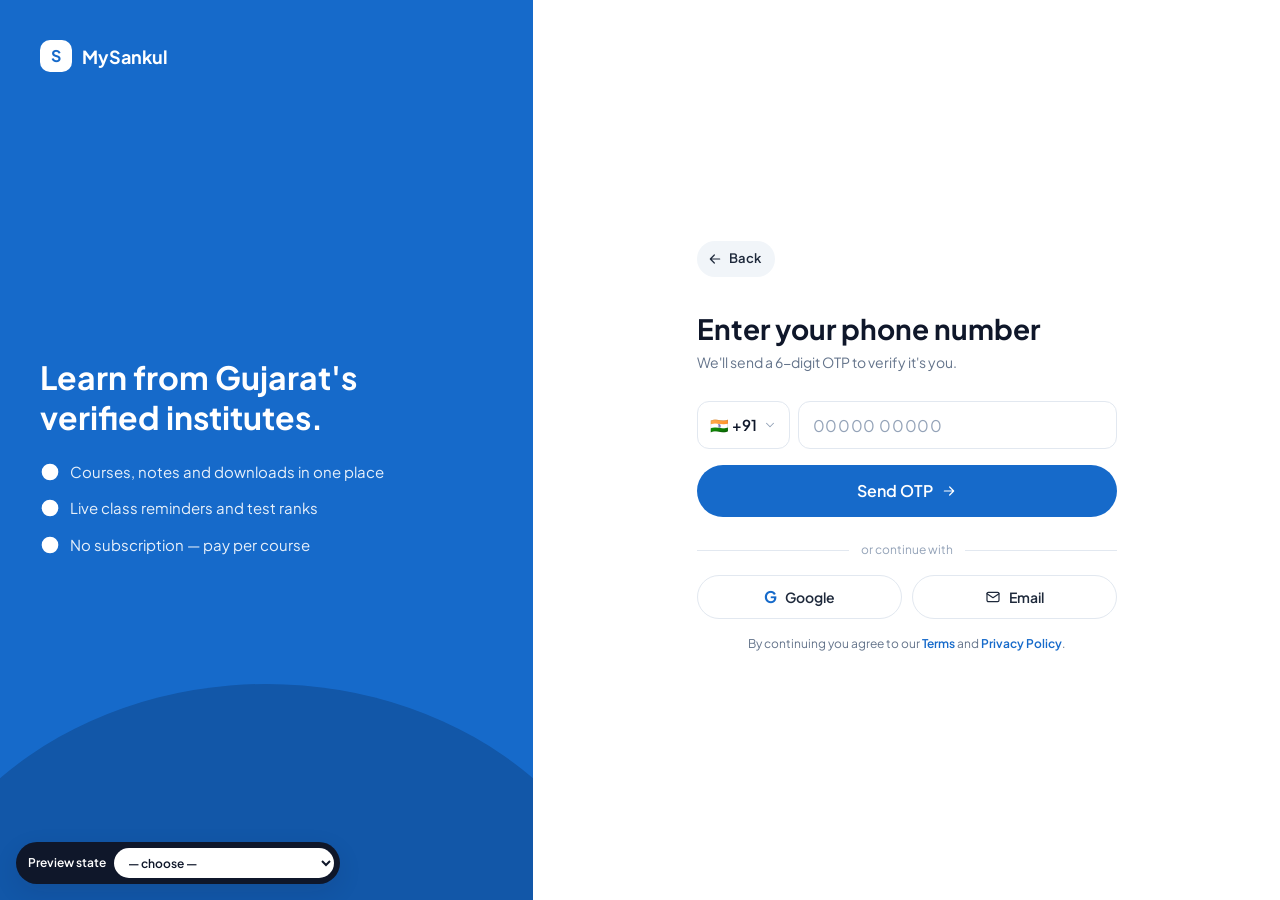
<file: signin.html>
<!DOCTYPE html>
<html lang="en">
<head>
<meta charset="utf-8">
<meta name="viewport" content="width=device-width, initial-scale=1">
<title>Sign in · MySankul</title>
<link rel="preconnect" href="https://fonts.googleapis.com">
<link rel="preconnect" href="https://fonts.gstatic.com" crossorigin>
<link href="https://fonts.googleapis.com/css2?family=Plus+Jakarta+Sans:wght@400;500;600;700&display=swap" rel="stylesheet">
<style>
/* ==========================================================
   MySankul — App design system (web)
   Source of truth: MySankul student mobile app screens.
   Scope: profile.html, institute.html, signin.html ONLY.

   COLOR RULES (one system, no extras)
   - Blue   #166ACA  → every action: buttons, links, selected tabs, toggles, focus
   - Green  #15803D  → institute identity (header) + success (verified, paid, % off, valid till)
   - Red    #DC2626  → danger / failed / errors + SkillSankul entry point
   - Amber  #F59E0B  → ratings stars, pending, "Top rated", warnings
   - Purple #7C3AED  → "Purchased" state only
   - Slate  neutrals → all text, borders, surfaces
   TYPE: Plus Jakarta Sans · 12/13/14/16/18/20/24/28/32 (whole numbers) · 500/600/700
   ICONS: one line set · 24 grid · 1.8 stroke · round caps
   ========================================================== */

:root {
  /* Blue — primary action */
  --blue-50:  #EEF4FB;
  --blue-100: #E8F0FA;
  --blue-200: #D0E1F4;
  --blue-600: #166ACA;
  --blue-700: #1257A8;
  --blue-800: #0F4A8F;

  /* Green — institute + success */
  --green-50:  #E8F2EC;
  --green-100: #DCFCE7;
  --green-600: #16A34A;
  --green-700: #15803D;

  /* Red — danger */
  --red-50:  #FEF2F2;
  --red-100: #FEE2E2;
  --red-600: #DC2626;
  --red-700: #B91C1C;

  /* Amber — rating / pending / warning */
  --amber-50:  #FFFBEB;
  --amber-100: #FEF3C7;
  --amber-400: #FBBF24;
  --amber-500: #F59E0B;
  --amber-800: #92400E;

  /* Purple — purchased only */
  --purple-50:  #F5F3FF;
  --purple-600: #7C3AED;

  /* Slate — text, lines, surfaces */
  --slate-900: #0F172A;
  --slate-800: #1E293B;
  --slate-600: #475569;
  --slate-500: #64748B;
  --slate-400: #94A3B8;
  --slate-200: #E2E8F0;
  --slate-100: #F1F5F9;
  --bg:        #F6F8FB;
  --white:     #FFFFFF;

  --font: "Plus Jakarta Sans", system-ui, -apple-system, "Segoe UI", sans-serif;

  --r-8: 8px; --r-12: 12px; --r-16: 16px; --r-20: 20px; --pill: 999px;
  --shadow-card: 0 1px 2px rgba(15, 23, 42, .04), 0 2px 8px rgba(15, 23, 42, .04);
  --shadow-float: 0 8px 24px rgba(15, 23, 42, .10);
  --header-h: 72px;
  --container: 1264px;  /* 1216px content + 24px padding each side */
}

*, *::before, *::after { box-sizing: border-box; }
[hidden] { display: none !important; }
html { -webkit-text-size-adjust: 100%; scroll-behavior: smooth; }
body { margin: 0; font-family: var(--font); font-size: 14px; line-height: 1.5; color: var(--slate-900); background: var(--bg); -webkit-font-smoothing: antialiased; }
img, svg { display: block; max-width: 100%; }
a { color: inherit; text-decoration: none; }
button { font: inherit; color: inherit; background: none; border: 0; cursor: pointer; padding: 0; }
input, select, textarea { font: inherit; color: inherit; }
h1, h2, h3, h4, p { margin: 0; }
ul { list-style: none; margin: 0; padding: 0; }
:focus-visible { outline: 3px solid var(--blue-200); outline-offset: 2px; border-radius: 8px; }
.sr-only { position: absolute; width: 1px; height: 1px; overflow: hidden; clip: rect(0 0 0 0); white-space: nowrap; }
.skip-link { position: absolute; left: 16px; top: -60px; z-index: 100; background: var(--slate-900); color: #fff; padding: 10px 16px; border-radius: var(--r-8); }
.skip-link:focus { top: 12px; }
.container { width: 100%; max-width: var(--container); margin: 0 auto; padding: 0 24px; }

/* ---------- Icons ---------- */
.icon { width: 20px; height: 20px; flex: none; fill: none; stroke: currentColor; stroke-width: 1.8; stroke-linecap: round; stroke-linejoin: round; }
.icon-14 { width: 14px; height: 14px; }
.icon-16 { width: 16px; height: 16px; }
.icon-24 { width: 24px; height: 24px; }
.star { color: var(--amber-500); fill: var(--amber-500); stroke: none; }
.tick { width: 16px; height: 16px; color: var(--blue-600); flex: none; } /* verified institute tick = blue, as in app */

/* ---------- Type ---------- */
.t-32 { font-size: 32px; line-height: 1.2; font-weight: 700; letter-spacing: -.01em; }
.t-28 { font-size: 28px; line-height: 1.25; font-weight: 700; letter-spacing: -.01em; }
.t-24 { font-size: 24px; line-height: 1.3; font-weight: 700; }
.t-20 { font-size: 20px; line-height: 1.35; font-weight: 700; }
.t-18 { font-size: 18px; line-height: 1.4; font-weight: 700; }
.t-16 { font-size: 16px; line-height: 1.45; font-weight: 600; }
.t-14 { font-size: 14px; }
.t-13 { font-size: 13px; }
.t-12 { font-size: 12px; }
.w-500 { font-weight: 500; } .w-600 { font-weight: 600; } .w-700 { font-weight: 700; }
.c-900 { color: var(--slate-900); } .c-600 { color: var(--slate-600); } .c-500 { color: var(--slate-500); } .c-400 { color: var(--slate-400); }
.c-blue { color: var(--blue-600); } .c-green { color: var(--green-700); } .c-red { color: var(--red-600); }
.sec-label { font-size: 12px; font-weight: 700; letter-spacing: .04em; text-transform: uppercase; color: var(--slate-500); }
.sec-rule { display: flex; align-items: center; gap: 12px; font-size: 16px; font-weight: 600; color: var(--blue-600); }
.sec-rule::before, .sec-rule::after { content: ""; flex: 1; height: 1px; background: var(--slate-200); }
.strike { text-decoration: line-through; color: var(--slate-400); font-size: 13px; }
.dot-sep::before { content: "·"; margin: 0 6px; color: var(--slate-400); }

/* ---------- Buttons (pill, as in app) ---------- */
.btn {
  display: inline-flex; align-items: center; justify-content: center; gap: 8px;
  height: 48px; padding: 0 24px; border-radius: var(--pill);
  font-size: 15px; font-weight: 600; white-space: nowrap;
  transition: background .15s ease, color .15s ease, border-color .15s ease, opacity .15s;
}
.btn:disabled, .btn[aria-disabled="true"] { cursor: not-allowed; }
.btn-primary { background: var(--blue-600); color: #fff; }
.btn-primary:hover:not(:disabled) { background: var(--blue-700); }
.btn-primary:disabled { background: var(--slate-100); color: var(--slate-400); }
.btn-soft { background: var(--slate-100); color: var(--slate-800); }
.btn-soft:hover { background: var(--slate-200); }
.btn-outline { background: #fff; color: var(--slate-800); border: 1px solid var(--slate-200); }
.btn-outline:hover { border-color: var(--blue-200); color: var(--blue-600); }
.btn-blue-outline { background: #fff; color: var(--blue-600); border: 1.5px solid var(--blue-600); }
.btn-danger { background: var(--red-600); color: #fff; }
.btn-danger:hover { background: var(--red-700); }
.btn-lg { height: 52px; font-size: 16px; }
.btn-sm { height: 36px; padding: 0 16px; font-size: 13px; }
.btn-block { width: 100%; }
.link { color: var(--blue-600); font-weight: 600; display: inline-flex; align-items: center; gap: 4px; }
.link:hover { text-decoration: underline; }
.link-red { color: var(--red-600); font-weight: 600; }

/* ---------- Status chips ---------- */
.chip-s {
  display: inline-flex; align-items: center; gap: 4px; height: 24px; padding: 0 8px; border-radius: 6px;
  font-size: 12px; font-weight: 600; white-space: nowrap;
}
.chip-s .icon { width: 14px; height: 14px; }
.chip-s.caps { text-transform: uppercase; letter-spacing: .02em; font-size: 11px; font-weight: 700; }
.s-green  { background: var(--green-100); color: var(--green-700); }
.s-blue   { background: var(--blue-100);  color: var(--blue-600); }
.s-purple { background: var(--purple-50); color: var(--purple-600); }
.s-red    { background: var(--red-100);   color: var(--red-600); }
.s-amber  { background: var(--amber-100); color: var(--amber-800); }
.s-gold   { background: var(--amber-400); color: #78350F; }
.s-slate  { background: var(--slate-100); color: var(--slate-600); }

/* Filter pills (All / Courses / …) */
.pills { display: flex; gap: 8px; flex-wrap: wrap; }
.pill {
  height: 36px; padding: 0 16px; border-radius: var(--pill); border: 1px solid var(--slate-200); background: #fff;
  font-size: 13px; font-weight: 600; color: var(--slate-600); display: inline-flex; align-items: center; gap: 6px;
}
.pill:hover { border-color: var(--blue-200); color: var(--blue-600); }
.pill[aria-pressed="true"] { background: var(--blue-600); border-color: var(--blue-600); color: #fff; }

/* Segmented tabs (Courses 42 / Faculty 12 …) */
.seg-tabs { display: flex; gap: 4px; padding: 6px; background: var(--slate-100); border-radius: var(--pill); overflow-x: auto; scrollbar-width: none; }
.seg-tabs::-webkit-scrollbar { display: none; }
.seg-tab {
  flex: 1; min-width: max-content; height: 44px; padding: 0 20px; border-radius: var(--pill);
  font-size: 15px; font-weight: 600; color: var(--slate-500); display: inline-flex; align-items: center; justify-content: center; gap: 6px;
}
.seg-tab .n { font-size: 13px; font-weight: 600; color: var(--slate-400); }
.seg-tab:hover { color: var(--slate-800); }
.seg-tab[aria-selected="true"] { background: #fff; color: var(--blue-600); box-shadow: var(--shadow-card); }
[role="tabpanel"][hidden] { display: none; }

/* ---------- Surfaces ---------- */
.card { background: #fff; border: 1px solid var(--slate-200); border-radius: var(--r-16); box-shadow: var(--shadow-card); }
.card-p { padding: 20px; }
.divider { height: 1px; background: var(--slate-200); border: 0; margin: 0; }

/* Initials tiles */
.tile {
  width: 44px; height: 44px; border-radius: var(--r-12); flex: none;
  display: grid; place-items: center; color: #fff; font-weight: 700; font-size: 15px;
  background: linear-gradient(160deg, #1E7FE0, var(--blue-700));
}
.tile.green { background: var(--green-600); }
.tile-sm { width: 22px; height: 22px; border-radius: 6px; font-size: 10px; }
.tile-lg { width: 64px; height: 64px; border-radius: var(--r-16); font-size: 22px; }
.tile-xl { width: 88px; height: 88px; border-radius: var(--r-20); font-size: 30px; }
.avatar { width: 40px; height: 40px; border-radius: 50%; flex: none; display: grid; place-items: center; font-weight: 700; font-size: 14px; background: var(--blue-100); color: var(--blue-600); }
.avatar-56 { width: 56px; height: 56px; font-size: 18px; }

/* Icon tile (menu rows) — single tint for every row */
.ic-tile { width: 36px; height: 36px; border-radius: 10px; display: grid; place-items: center; background: var(--blue-50); color: var(--blue-600); flex: none; }
.ic-tile.red { background: var(--red-50); color: var(--red-600); }
.ic-tile.green { background: var(--green-100); color: var(--green-700); }

/* Thumbnails */
.thumb-sq { width: 64px; height: 64px; border-radius: var(--r-12); flex: none; background: linear-gradient(160deg, #2A9BF0 0%, var(--blue-600) 55%, var(--blue-800) 100%); }
.cover {
  position: relative; overflow: hidden;
  background:
    repeating-linear-gradient(0deg, rgba(255,255,255,.07) 0 2px, transparent 2px 9px),
    linear-gradient(135deg, #64748B 0%, #334155 60%, #1E293B 100%);
}
.cover-blue { background: linear-gradient(160deg, #2A9BF0 0%, var(--blue-600) 55%, var(--blue-800) 100%); }

/* Progress */
.bar { height: 6px; border-radius: var(--pill); background: var(--slate-100); overflow: hidden; }
.bar > span { display: block; height: 100%; border-radius: inherit; background: var(--blue-600); }
.bar.green > span { background: var(--green-600); }

/* ---------- Forms ---------- */
.field { display: flex; flex-direction: column; gap: 6px; }
.field > label { font-size: 12px; font-weight: 600; color: var(--slate-600); text-transform: uppercase; letter-spacing: .03em; }
.field > label .req { color: var(--red-600); }
.input, .select {
  height: 48px; width: 100%; border: 1px solid var(--slate-200); border-radius: var(--r-12); background: #fff; padding: 0 14px;
  font-size: 15px; color: var(--slate-900); transition: border-color .15s, box-shadow .15s;
}
.input::placeholder { color: var(--slate-400); }
.input:focus, .select:focus { outline: none; border-color: var(--blue-600); box-shadow: 0 0 0 4px var(--blue-100); }
.input.is-error { border-color: var(--red-600); box-shadow: 0 0 0 4px var(--red-50); }
.input:disabled { background: var(--slate-100); color: var(--slate-500); }
.help { font-size: 12px; color: var(--slate-500); }
.help.err { color: var(--red-600); font-weight: 600; display: flex; gap: 4px; align-items: center; }
.search { position: relative; }
.search .icon { position: absolute; left: 14px; top: 50%; transform: translateY(-50%); color: var(--slate-400); }
.search .input { padding-left: 44px; }

.switch { position: relative; width: 44px; height: 26px; flex: none; }
.switch input { position: absolute; inset: 0; opacity: 0; margin: 0; cursor: pointer; z-index: 1; }
.switch span { position: absolute; inset: 0; border-radius: var(--pill); background: var(--slate-200); transition: background .15s; }
.switch span::after { content: ""; position: absolute; top: 3px; left: 3px; width: 20px; height: 20px; border-radius: 50%; background: #fff; box-shadow: 0 1px 2px rgba(15,23,42,.2); transition: transform .15s; }
.switch input:checked + span { background: var(--blue-600); }
.switch input:checked + span::after { transform: translateX(18px); }
.switch input:focus-visible + span { outline: 3px solid var(--blue-200); outline-offset: 2px; }

/* ---------- Header (these pages) ---------- */
.hdr { position: sticky; top: 0; z-index: 50; background: #fff; border-bottom: 1px solid var(--slate-200); }
.hdr .container { height: var(--header-h); display: flex; align-items: center; gap: 24px; }
.brand { display: flex; align-items: center; gap: 10px; font-size: 18px; font-weight: 700; color: var(--slate-900); }
.brand-mark { width: 32px; height: 32px; border-radius: 10px; background: var(--blue-600); color: #fff; display: grid; place-items: center; font-size: 16px; font-weight: 700; }
.hdr-nav { display: flex; gap: 4px; }
.hdr-nav a { height: 40px; padding: 0 14px; border-radius: var(--pill); display: inline-flex; align-items: center; font-size: 14px; font-weight: 600; color: var(--slate-600); }
.hdr-nav a:hover { background: var(--slate-100); color: var(--slate-900); }
.hdr-nav a[aria-current="page"] { background: var(--blue-50); color: var(--blue-600); }
.hdr-search { flex: 1; max-width: 380px; }
.hdr-search .input { height: 40px; border-radius: var(--pill); background: var(--bg); font-size: 14px; }
.hdr-actions { margin-left: auto; display: flex; align-items: center; gap: 8px; }
.icon-btn { width: 40px; height: 40px; border-radius: 50%; display: grid; place-items: center; color: var(--slate-600); position: relative; }
.icon-btn:hover { background: var(--slate-100); }
.icon-btn .badge-dot { position: absolute; top: 9px; right: 10px; width: 8px; height: 8px; border-radius: 50%; background: var(--red-600); border: 2px solid #fff; }
.hdr .avatar { width: 36px; height: 36px; background: var(--blue-600); color: #fff; }

/* ---------- Toast (3 variants, as in app) ---------- */
.toast {
  position: fixed; left: 50%; bottom: 24px; z-index: 120; transform: translate(-50%, 16px); opacity: 0; pointer-events: none;
  display: flex; align-items: center; gap: 10px; max-width: calc(100% - 32px); width: max-content;
  padding: 12px 16px; border-radius: var(--r-12); font-size: 14px; font-weight: 600; box-shadow: var(--shadow-float);
  transition: opacity .2s, transform .2s;
}
.toast.show { opacity: 1; transform: translate(-50%, 0); }
.toast.success { background: var(--green-700); color: #fff; }
.toast.warn { background: var(--amber-100); color: var(--amber-800); border: 1px solid #FDE68A; }
.toast.error { background: var(--red-100); color: var(--red-700); border: 1px solid #FECACA; }
.toast.info { background: var(--slate-900); color: #fff; }

/* ---------- Sheet / modal (bottom sheet on mobile) ---------- */
.sheet-bg { position: fixed; inset: 0; z-index: 100; background: rgba(15, 23, 42, .45); display: none; align-items: center; justify-content: center; padding: 16px; }
.sheet-bg.open { display: flex; }
.sheet { width: 100%; max-width: 440px; background: #fff; border-radius: var(--r-20); padding: 28px 24px 24px; text-align: center; box-shadow: var(--shadow-float); animation: sheetIn .22s ease; max-height: calc(100vh - 32px); overflow: auto; }
.sheet.left { text-align: left; }
.sheet .warn-ic { width: 56px; height: 56px; border-radius: 16px; margin: 0 auto 16px; display: grid; place-items: center; background: var(--red-50); color: var(--red-600); }
.sheet h2 { font-size: 20px; font-weight: 700; }
.sheet p.body { font-size: 14px; color: var(--slate-600); margin-top: 8px; }
.sheet .note { margin-top: 16px; padding: 12px 14px; border-radius: var(--r-12); background: var(--red-50); color: var(--red-700); font-size: 13px; font-weight: 600; border: 1px solid var(--red-100); }
.sheet .actions { display: flex; flex-direction: column; gap: 10px; margin-top: 20px; }
@keyframes sheetIn { from { opacity: 0; transform: translateY(12px); } to { opacity: 1; transform: none; } }
@media (max-width: 600px) {
  .sheet-bg { align-items: flex-end; padding: 0; }
  .sheet { max-width: none; border-radius: 24px 24px 0 0; padding-bottom: 32px; }
  .sheet::before { content: ""; display: block; width: 40px; height: 4px; border-radius: 4px; background: var(--slate-200); margin: -12px auto 20px; }
}

/* SkillSankul entry (red) */
.fab { position: fixed; right: 24px; bottom: 24px; z-index: 40; width: 56px; height: 56px; border-radius: 18px; background: var(--red-600); color: #fff; display: grid; place-items: center; box-shadow: 0 10px 24px rgba(220, 38, 38, .35); }
.fab:hover { background: var(--red-700); }

@media (max-width: 960px) {
  .hdr-nav, .hdr-search { display: none; }
}
@media (max-width: 600px) {
  .container { padding: 0 16px; }
  .fab { right: 16px; bottom: 16px; }
}
@media (prefers-reduced-motion: reduce) {
  *, *::before, *::after { animation: none !important; transition: none !important; scroll-behavior: auto !important; }
}

</style>
<style>
  body { background: #fff; }
  .auth { min-height: 100vh; display: grid; grid-template-columns: 5fr 7fr; }

  /* Brand side — one blue, echoing the app splash arc */
  .side { position: relative; overflow: hidden; background: var(--blue-600); color: #fff; padding: 40px; display: flex; flex-direction: column; justify-content: space-between; }
  .side::after { content: ""; position: absolute; left: -20%; right: -20%; bottom: -46%; height: 70%; border-radius: 50% 50% 0 0; background: var(--blue-700); }
  .side > * { position: relative; z-index: 1; }
  .side .brand { color: #fff; }
  .side .brand-mark { background: #fff; color: var(--blue-600); }
  .side h2 { font-size: 32px; line-height: 1.25; font-weight: 700; max-width: 400px; }
  .side ul { margin-top: 24px; display: grid; gap: 14px; }
  .side li { display: flex; gap: 10px; align-items: center; font-size: 15px; color: rgba(255,255,255,.9); }
  .side li .icon { color: #fff; }
  .side small { font-size: 13px; color: rgba(255,255,255,.75); }

  .main { display: flex; flex-direction: column; padding: 24px; min-height: 100vh; }
  /* Form block (Back + current step) sits in the vertical centre of the right side, for every step */
  .col { width: 100%; max-width: 420px; margin: auto; }
  .topbar { display: flex; align-items: center; justify-content: space-between; min-height: 40px; }
  .back-pill { height: 36px; padding: 0 14px 0 10px; border-radius: var(--pill); background: var(--slate-100); color: var(--slate-800); font-size: 13px; font-weight: 600; display: inline-flex; align-items: center; gap: 6px; }
  .back-pill:hover { background: var(--slate-200); }
  .m-brand { display: none; }
  .screen { padding: 32px 0 8px; }
  .screen[hidden] { display: none; }
  .screen h1 { font-size: 28px; line-height: 1.25; font-weight: 700; }
  .screen .lead { font-size: 14px; color: var(--slate-500); margin-top: 6px; }
  .screen .lead b { color: var(--slate-800); font-weight: 600; }
  .stack { display: grid; gap: 16px; margin-top: 28px; }

  /* Phone */
  .phone { display: flex; gap: 8px; }
  .cc { white-space: nowrap; flex: none; height: 48px; padding: 0 12px; border: 1px solid var(--slate-200); border-radius: var(--r-12); display: inline-flex; align-items: center; gap: 6px; font-size: 15px; font-weight: 600; background: #fff; }
  .phone .input { font-size: 16px; letter-spacing: .04em; }
  .or { display: flex; align-items: center; gap: 12px; font-size: 12px; color: var(--slate-400); margin: 8px 0 0; }
  .or::before, .or::after { content: ""; flex: 1; height: 1px; background: var(--slate-200); }
  .alt { display: grid; grid-template-columns: 1fr 1fr; gap: 10px; }
  .alt .btn { height: 44px; font-size: 14px; }
  .g { font-weight: 700; color: var(--blue-600); font-size: 16px; }

  /* Account card (returning) */
  .acct-card { display: flex; gap: 12px; align-items: center; padding: 14px; }
  .acct-card .avatar { background: var(--blue-600); color: #fff; }

  /* OTP */
  .otp { display: grid; grid-template-columns: repeat(6, 1fr); gap: 10px; }
  .otp input { width: 100%; height: 56px; border: 1px solid var(--slate-200); border-radius: var(--r-12); text-align: center; font-size: 22px; font-weight: 700; background: #fff; min-width: 0; transition: border-color .15s, box-shadow .15s, color .15s; }
  .otp input:focus { outline: none; border-color: var(--blue-600); box-shadow: 0 0 0 4px var(--blue-100); }
  .otp.err input { border-color: var(--red-600); color: var(--red-600); background: var(--red-50); }
  .otp.ok input { border-color: var(--green-600); color: var(--green-700); background: var(--green-50); }
  .otp input:disabled { background: var(--slate-100); color: var(--slate-400); }
  .otp-msg { font-size: 13px; font-weight: 600; min-height: 20px; display: flex; align-items: center; gap: 6px; }
  .otp-msg.err { color: var(--red-600); }
  .otp-msg.ok { color: var(--green-700); }
  .otp-msg.warn { color: var(--amber-800); }
  .rs { display: flex; justify-content: space-between; font-size: 13px; color: var(--slate-500); }
  .rs button:disabled { color: var(--slate-400); cursor: default; font-weight: 500; }
  .btn-ok { background: var(--green-700) !important; color: #fff !important; }
  .spin { width: 16px; height: 16px; border-radius: 50%; border: 2px solid rgba(255,255,255,.4); border-top-color: #fff; animation: sp .7s linear infinite; }
  @keyframes sp { to { transform: rotate(360deg); } }

  /* Goal picker */
  .chips3 { display: grid; grid-template-columns: repeat(3, 1fr); gap: 8px; }
  .gchip { height: 44px; border-radius: var(--r-12); border: 1px solid var(--slate-200); background: #fff; font-size: 13px; font-weight: 600; color: var(--slate-800); }
  .gchip:hover { border-color: var(--blue-200); }
  .gchip[aria-pressed="true"] { border-color: var(--blue-600); background: var(--blue-50); color: var(--blue-600); }
  .cat { display: flex; align-items: center; gap: 12px; padding: 12px 14px; border-top: 1px solid var(--slate-100); width: 100%; text-align: left; }
  .cat:first-child { border-top: 0; }
  .cat:hover { background: var(--bg); }
  .cat .grow { flex: 1; }
  .cat .t { font-size: 14px; font-weight: 600; }
  .cat .s { font-size: 12px; color: var(--slate-500); }
  .opt { display: flex; align-items: center; gap: 12px; padding: 12px 14px; border-top: 1px solid var(--slate-100); cursor: pointer; }
  .opt:first-child { border-top: 0; }
  .opt:hover { background: var(--bg); }
  .opt input { position: absolute; opacity: 0; }
  .opt .rd { width: 20px; height: 20px; border-radius: 50%; border: 2px solid var(--slate-200); flex: none; display: grid; place-items: center; }
  .opt input:checked + .rd { border-color: var(--blue-600); background: var(--blue-600); box-shadow: inset 0 0 0 3px #fff; }
  .opt input:focus-visible + .rd { outline: 3px solid var(--blue-200); outline-offset: 2px; }
  .opt:has(input:checked) { background: var(--blue-50); }
  .opt .t { font-size: 14px; font-weight: 600; }
  .opt .s { font-size: 12px; color: var(--slate-500); }
  .crumb { display: flex; gap: 4px; align-items: center; font-size: 12px; color: var(--slate-500); margin-bottom: 8px; }
  .crumb button { color: var(--blue-600); font-weight: 600; }
  .goal-box { display: flex; align-items: center; gap: 10px; padding: 12px 14px; border-radius: var(--r-12); background: var(--green-50); border: 1px solid var(--green-100); font-size: 13px; }
  .goal-box .icon { color: var(--green-600); width: 22px; height: 22px; }
  .goal-box b { color: var(--green-700); }
  .sticky-cta { position: sticky; bottom: 0; background: linear-gradient(transparent, #fff 24%); padding-top: 16px; padding-bottom: 8px; display: grid; gap: 8px; }
  .scroll-list { } /* full list, the page scrolls — no inner scrollbar */

  /* Splash */
  .splash { position: fixed; inset: 0; z-index: 90; background: #fff; display: flex; flex-direction: column; align-items: center; justify-content: center; text-align: center; overflow: hidden; }
  .splash[hidden] { display: none; }
  .splash .okc { width: 72px; height: 72px; border-radius: 50%; background: var(--green-100); color: var(--green-600); display: grid; place-items: center; margin-bottom: 16px; animation: pop .4s ease; }
  .splash .okc .icon { width: 44px; height: 44px; }
  .splash h1 { font-size: 28px; font-weight: 700; }
  .splash p { color: var(--slate-500); margin-top: 4px; }
  .splash .avatar { margin-top: 20px; width: 48px; height: 48px; background: var(--blue-600); color: #fff; font-size: 16px; }
  .splash .arc { position: absolute; left: 50%; bottom: -30vh; width: 140vw; height: 60vh; transform: translateX(-50%); border-radius: 50% 50% 0 0; background: var(--blue-600); display: flex; justify-content: center; padding-top: 12vh; color: #fff; font-size: 28px; font-weight: 700; animation: rise .6s ease; }
  @keyframes pop { from { transform: scale(.6); opacity: 0; } to { transform: none; opacity: 1; } }
  @keyframes rise { from { transform: translate(-50%, 30%); } to { transform: translateX(-50%); } }

  /* Prototype state switcher (review only) */
  .proto { position: fixed; left: 16px; bottom: 16px; z-index: 110; display: flex; align-items: center; gap: 8px; padding: 6px 6px 6px 12px; border-radius: var(--pill); background: var(--slate-900); color: #fff; font-size: 12px; font-weight: 600; box-shadow: var(--shadow-float); }
  .proto select { height: 30px; border-radius: var(--pill); border: 0; padding: 0 10px; font-size: 12px; font-weight: 600; background: #fff; color: var(--slate-900); }

  @media (max-width: 900px) {
    .col { margin: 0 auto; }
    .main { min-height: 0; }
    .auth { grid-template-columns: 1fr; }
    .side { display: none; }
    .m-brand { display: flex; }
    .screen { padding-top: 32px; }
  }
  @media (max-width: 600px) {
    .main { padding: 16px; }
    .screen h1 { font-size: 24px; }
    .otp { gap: 8px; }
    .otp input { height: 52px; font-size: 20px; }
    .proto { left: 8px; bottom: 8px; }
    .proto span { display: none; }
  }
</style>
</head>
<body>
<a class="skip-link" href="#main">Skip to content</a>

<div class="auth">
  <aside class="side" aria-hidden="true">
    <a href="index.html" class="brand" tabindex="-1"><span class="brand-mark">S</span>MySankul</a>
    <div>
      <h2>Learn from Gujarat's verified institutes.</h2>
      <ul>
        <li><svg class="icon"><use href="#i-check-circle"/></svg>Courses, notes and downloads in one place</li>
        <li><svg class="icon"><use href="#i-check-circle"/></svg>Live class reminders and test ranks</li>
        <li><svg class="icon"><use href="#i-check-circle"/></svg>No subscription — pay per course</li>
      </ul>
    </div>
    <small>English · ગુજરાતી · हिंदी</small>
  </aside>

  <main class="main" id="main">
    <div class="col">
      <div class="topbar">
        <button class="back-pill" id="back"><svg class="icon icon-16"><use href="#i-arrow-left"/></svg>Back</button>
        <a href="index.html" class="brand m-brand"><span class="brand-mark">S</span>MySankul</a>
      </div>

      <!-- 1 · Phone -->
      <form class="screen" id="s-phone" novalidate>
        <h1>Enter your phone number</h1>
        <p class="lead">We'll send a 6-digit OTP to verify it's you.</p>
        <div class="stack">
          <div class="field">
            <label for="ph" class="sr-only">Mobile number</label>
            <div class="phone">
              <button type="button" class="cc" aria-label="Country code India +91">🇮🇳 +91 <svg class="icon icon-14 c-400"><use href="#i-chev-down"/></svg></button>
              <input id="ph" class="input" inputmode="numeric" autocomplete="tel-national" maxlength="11" placeholder="00000 00000" aria-describedby="ph-err">
            </div>
            <span class="help err" id="ph-err" hidden><svg class="icon icon-14"><use href="#i-info"/></svg>Enter a valid 10-digit mobile number</span>
          </div>
          <button class="btn btn-primary btn-lg btn-block" id="send" type="submit"><span>Send OTP</span><svg class="icon icon-16"><use href="#i-arrow-right"/></svg></button>
          <div class="or">or continue with</div>
          <div class="alt">
            <button type="button" class="btn btn-outline" onclick="msToast('Google sign-in opens here','info')"><span class="g">G</span>Google</button>
            <button type="button" class="btn btn-outline" onclick="msToast('Email sign-in opens here','info')"><svg class="icon icon-16"><use href="#i-mail"/></svg>Email</button>
          </div>
          <p class="t-12 c-500" style="text-align:center">By continuing you agree to our <a href="#" class="link">Terms</a> and <a href="#" class="link">Privacy Policy</a>.</p>
        </div>
      </form>

      <!-- 2 · Returning user -->
      <section class="screen" id="s-back" hidden>
        <h1>Welcome back 👋</h1>
        <p class="lead">Good to see you again. Continue to your GPSC prep.</p>
        <div class="stack">
          <div class="card acct-card"><span class="avatar">RP</span><div><div class="t-14 w-600">Riya Patel</div><div class="t-12 c-500">+91 98250 •••••</div></div></div>
          <button class="btn btn-primary btn-lg btn-block" id="cont-as">Continue as Riya</button>
          <button class="btn btn-soft btn-lg btn-block" id="diff">Use a different number</button>
        </div>
      </section>

      <!-- 3 · OTP -->
      <form class="screen" id="s-otp" hidden novalidate>
        <h1 id="otp-title">Verify your number</h1>
        <p class="lead">Enter the OTP sent to <b id="ph-mask">+91 98250 •••••</b> <button type="button" class="link" id="edit-ph">Edit</button></p>
        <div class="stack">
          <div class="otp" id="otp" role="group" aria-label="6-digit OTP">
            <input inputmode="numeric" maxlength="1" autocomplete="one-time-code" aria-label="Digit 1"><input inputmode="numeric" maxlength="1" aria-label="Digit 2"><input inputmode="numeric" maxlength="1" aria-label="Digit 3"><input inputmode="numeric" maxlength="1" aria-label="Digit 4"><input inputmode="numeric" maxlength="1" aria-label="Digit 5"><input inputmode="numeric" maxlength="1" aria-label="Digit 6">
          </div>
          <div class="otp-msg" id="otp-msg" aria-live="polite"></div>
          <div class="rs"><span>Didn't get it?</span><button type="button" class="link" id="resend" disabled>Resend in 0:30</button></div>
          <button class="btn btn-primary btn-lg btn-block" id="verify" type="submit" disabled><span>Verify & continue</span><svg class="icon icon-16"><use href="#i-arrow-right"/></svg></button>
          <p class="t-12 c-400" style="text-align:center">Prototype · any code works · <b>000000</b> = wrong · <b>111111</b> = expired</p>
        </div>
      </form>

      <!-- 4 · Create profile -->
      <form class="screen" id="s-profile" hidden novalidate>
        <h1>Create your profile</h1>
        <p class="lead">Almost done — tell us your name so institutes know who's learning.</p>
        <div class="stack">
          <div class="field"><label for="nm">Full name <span class="req">*</span></label><input id="nm" class="input" autocomplete="name" placeholder="As you'd like it on certificates" aria-describedby="nm-err"><span class="help err" id="nm-err" hidden><svg class="icon icon-14"><use href="#i-info"/></svg>Enter your full name</span></div>
          <div class="field"><label for="em">Email <span class="req">*</span></label><input id="em" class="input" type="email" autocomplete="email" placeholder="you@email.com" aria-describedby="em-err"><span class="help err" id="em-err" hidden><svg class="icon icon-14"><use href="#i-info"/></svg>Enter a valid email, like name@gmail.com</span><span class="help">Invoices are sent here.</span></div>
          <button class="btn btn-primary btn-lg btn-block" type="submit">Continue<svg class="icon icon-16"><use href="#i-arrow-right"/></svg></button>
        </div>
      </form>

      <!-- 5 · Goal -->
      <section class="screen" id="s-goal" hidden>
        <div class="crumb" id="crumb" hidden><button type="button" id="crumb-home">Home</button><svg class="icon icon-14"><use href="#i-chev"/></svg><span id="crumb-cat"></span></div>
        <h1 id="goal-title">What are you preparing for?</h1>
        <p class="lead" id="goal-lead">Pick your goal — we'll tailor courses, classes & tests to it. Change it anytime.</p>
        <div class="stack">
          <div class="search"><svg class="icon"><use href="#i-search"/></svg><label for="gq" class="sr-only">Search any exam or subject</label><input id="gq" class="input" type="search" placeholder="Search any exam or subject…" autocomplete="off"></div>

          <div id="g-home">
            <div class="sec-label" style="margin-bottom:8px">Popular exams</div>
            <div class="chips3" id="popular"></div>
            <div class="sec-label" style="margin:20px 0 8px">All categories</div>
            <div class="card" id="cats"></div>
          </div>
          <div id="g-list" hidden>
            <div class="sec-label" style="margin-bottom:8px" id="g-list-label"></div>
            <div class="card scroll-list" id="opts" role="radiogroup" aria-labelledby="goal-title"></div>
            <div class="card" id="g-empty" hidden style="padding:24px;text-align:center"><div class="t-14 w-600">No exams match “<span id="g-echo"></span>”</div><p class="t-13 c-500" style="margin-top:4px">Try “GPSC”, “Police” or “Class 10”.</p></div>
          </div>

          <div class="sticky-cta">
            <div class="goal-box" id="goal-box" hidden><svg class="icon"><use href="#i-check-circle"/></svg><span>Your goal: <b id="goal-name"></b></span></div>
            <button class="btn btn-primary btn-lg btn-block" id="save-goal" disabled>Select a goal to continue</button>
            <button class="btn btn-block link" style="height:40px" id="skip-goal">Skip for now</button>
          </div>
        </div>
      </section>
    </div>
  </main>
</div>

<!-- 6 · Success splash -->
<div class="splash" id="splash" hidden role="status" aria-live="polite">
  <div class="okc"><svg class="icon"><use href="#i-check-circle"/></svg></div>
  <h1 id="sp-title">Welcome, Riya 🎉</h1>
  <p>Taking you to your home…</p>
  <span class="avatar" id="sp-av">RP</span>
  <div class="arc">MySankul</div>
</div>

<!-- Prototype-only: jump to any state for review -->
<label class="proto"><span>Preview state</span>
  <select id="proto" aria-label="Preview a sign-in state">
    <option value="">— choose —</option>
    <option value="phone">Phone number</option>
    <option value="phone-invalid">Phone · invalid number</option>
    <option value="offline">Phone · no internet</option>
    <option value="returning">Returning user</option>
    <option value="otp">OTP · empty</option>
    <option value="otp-wrong">OTP · incorrect (2 attempts left)</option>
    <option value="otp-locked">OTP · too many attempts</option>
    <option value="otp-expired">OTP · expired</option>
    <option value="otp-resent">OTP · resent</option>
    <option value="otp-ok">OTP · verified</option>
    <option value="profile">Create profile</option>
    <option value="profile-err">Create profile · errors</option>
    <option value="goal">Goal · pick</option>
    <option value="goal-cat">Goal · category</option>
    <option value="goal-search">Goal · search results</option>
    <option value="goal-empty">Goal · no results</option>
    <option value="welcome">Welcome (new user)</option>
    <option value="signed">Signed in (returning)</option>
  </select>
</label>

<script>
/* MySankul — app design system behaviour (profile / institute / signin) */
(function () {
  /* ---------- One icon set: 24 grid, 1.8 stroke, round ---------- */
  const P = {
    search: '<circle cx="11" cy="11" r="7"/><path d="m20 20-3.5-3.5"/>',
    bell: '<path d="M6 8a6 6 0 1 1 12 0c0 7 3 9 3 9H3s3-2 3-9"/><path d="M10.3 21a1.9 1.9 0 0 0 3.4 0"/>',
    back: '<path d="m15 6-6 6 6 6"/>',
    'arrow-left': '<path d="M19 12H5M11 6l-6 6 6 6"/>',
    'arrow-right': '<path d="M5 12h14M13 6l6 6-6 6"/>',
    'arrow-up-right': '<path d="M7 17 17 7M8 7h9v9"/>',
    chev: '<path d="m9 6 6 6-6 6"/>',
    'chev-down': '<path d="m6 9 6 6 6-6"/>',
    check: '<path d="M20 6 9 17l-5-5"/>',
    'check-circle': '<circle cx="12" cy="12" r="10" fill="currentColor" stroke="none"/><path d="m7.5 12 3 3 6-6" stroke="#fff" stroke-width="2.2"/>',
    verified: '<path d="M12 2.5 14.4 4l2.8-.2 1 2.6 2.4 1.5-.6 2.8 1.2 2.6-2.1 1.9-.3 2.8-2.8.6-1.7 2.3-2.7-.9-2.7.9-1.7-2.3-2.8-.6-.3-2.8L2.8 13.3 4 10.7l-.6-2.8 2.4-1.5 1-2.6 2.8.2Z" fill="currentColor" stroke="none"/><path d="m8.5 12 2.3 2.3 4.7-4.6" stroke="#fff" stroke-width="2"/>',
    star: '<path d="m12 3 2.7 5.6 6.1.8-4.5 4.2 1.1 6L12 16.8 6.6 19.6l1.1-6L3.2 9.4l6.1-.8Z"/>',
    plus: '<path d="M12 5v14M5 12h14"/>',
    share: '<circle cx="18" cy="5" r="3"/><circle cx="6" cy="12" r="3"/><circle cx="18" cy="19" r="3"/><path d="m8.6 13.5 6.8 4M15.4 6.5l-6.8 4"/>',
    bookmark: '<path d="M6 3h12v18l-6-4-6 4Z"/>',
    'bookmark-fill': '<path d="M6 3h12v18l-6-4-6 4Z" fill="currentColor"/>',
    video: '<rect x="3" y="6" width="13" height="12" rx="2"/><path d="m16 10 5-3v10l-5-3"/>',
    clock: '<circle cx="12" cy="12" r="9"/><path d="M12 7v5l3 2"/>',
    file: '<path d="M14 3H7a2 2 0 0 0-2 2v14a2 2 0 0 0 2 2h10a2 2 0 0 0 2-2V8Z"/><path d="M14 3v5h5M9 13h6M9 17h4"/>',
    'file-text': '<rect x="5" y="3" width="14" height="18" rx="2"/><path d="M9 8h6M9 12h6M9 16h4"/>',
    book: '<path d="M4 5a2 2 0 0 1 2-2h13v16H6a2 2 0 0 0-2 2Z"/><path d="M4 19V5M8 7h7"/>',
    clipboard: '<rect x="5" y="4" width="14" height="17" rx="2"/><path d="M9 4V3h6v1M9 11h6M9 15h4"/>',
    download: '<path d="M12 4v11M7 10l5 5 5-5M5 20h14"/>',
    award: '<circle cx="12" cy="9" r="6"/><path d="m8.5 14 -1.5 7 5-3 5 3-1.5-7"/>',
    receipt: '<path d="M6 3h12v18l-3-2-3 2-3-2-3 2Z"/><path d="M9 8h6M9 12h6M9 16h3"/>',
    wallet: '<path d="M4 7a2 2 0 0 1 2-2h12v4"/><rect x="3" y="7" width="18" height="13" rx="2"/><path d="M16 13.5h2"/>',
    gift: '<rect x="3" y="8" width="18" height="4" rx="1"/><path d="M12 8v13M5 12v9h14v-9M12 8S10.5 3 8 3a2.5 2.5 0 0 0 0 5M12 8s1.5-5 4-5a2.5 2.5 0 0 1 0 5"/>',
    user: '<circle cx="12" cy="8" r="4"/><path d="M4 21a8 8 0 0 1 16 0"/>',
    users: '<path d="M16 20v-1.5a3.5 3.5 0 0 0-3.5-3.5h-5A3.5 3.5 0 0 0 4 18.5V20"/><circle cx="10" cy="8" r="3.5"/><path d="M20 20v-1.5a3.5 3.5 0 0 0-2.5-3.3M15.5 4.7a3.5 3.5 0 0 1 0 6.6"/>',
    settings: '<circle cx="12" cy="12" r="3"/><path d="M19.4 15a1.7 1.7 0 0 0 .3 1.8l.1.1a2 2 0 1 1-2.8 2.8l-.1-.1a1.7 1.7 0 0 0-1.8-.3 1.7 1.7 0 0 0-1 1.5V21a2 2 0 1 1-4 0v-.1a1.7 1.7 0 0 0-1.1-1.5 1.7 1.7 0 0 0-1.8.3l-.1.1a2 2 0 1 1-2.8-2.8l.1-.1a1.7 1.7 0 0 0 .3-1.8 1.7 1.7 0 0 0-1.5-1H3a2 2 0 1 1 0-4h.1a1.7 1.7 0 0 0 1.5-1.1 1.7 1.7 0 0 0-.3-1.8l-.1-.1a2 2 0 1 1 2.8-2.8l.1.1a1.7 1.7 0 0 0 1.8.3H9a1.7 1.7 0 0 0 1-1.5V3a2 2 0 1 1 4 0v.1a1.7 1.7 0 0 0 1 1.5 1.7 1.7 0 0 0 1.8-.3l.1-.1a2 2 0 1 1 2.8 2.8l-.1.1a1.7 1.7 0 0 0-.3 1.8V9a1.7 1.7 0 0 0 1.5 1H21a2 2 0 1 1 0 4h-.1a1.7 1.7 0 0 0-1.5 1Z"/>',
    help: '<circle cx="12" cy="12" r="9"/><path d="M9.5 9a2.5 2.5 0 1 1 3.5 2.3c-.6.3-1 .9-1 1.6v.6M12 17h.01"/>',
    shield: '<path d="M12 3 4 6v6c0 5 3.5 8 8 9 4.5-1 8-4 8-9V6Z"/><path d="m9 12 2 2 4-4"/>',
    door: '<path d="M14 3H6a1 1 0 0 0-1 1v16a1 1 0 0 0 1 1h8"/><path d="M10 12h10M17 9l3 3-3 3"/>',
    logout: '<path d="M15 4h3a2 2 0 0 1 2 2v12a2 2 0 0 1-2 2h-3M10 17l5-5-5-5M15 12H3"/>',
    alert: '<path d="M10.3 3.9 1.8 18a2 2 0 0 0 1.7 3h17a2 2 0 0 0 1.7-3L13.7 3.9a2 2 0 0 0-3.4 0Z"/><path d="M12 9v4M12 17h.01"/>',
    'alert-fill': '<path d="M10.3 3.9 1.8 18a2 2 0 0 0 1.7 3h17a2 2 0 0 0 1.7-3L13.7 3.9a2 2 0 0 0-3.4 0Z" fill="currentColor" stroke="none"/><path d="M12 9v4M12 17h.01" stroke="#fff" stroke-width="2.2"/>',
    info: '<circle cx="12" cy="12" r="9"/><path d="M12 11v6M12 7.5h.01"/>',
    trash: '<path d="M4 7h16M10 11v6M14 11v6M5 7l1 12a2 2 0 0 0 2 2h8a2 2 0 0 0 2-2l1-12M9 7V4h6v3"/>',
    copy: '<rect x="8" y="8" width="13" height="13" rx="2"/><path d="M16 8V5a2 2 0 0 0-2-2H5a2 2 0 0 0-2 2v9a2 2 0 0 0 2 2h3"/>',
    chat: '<path d="M21 12a8 8 0 0 1-11.6 7.1L4 20l1-4.6A8 8 0 1 1 21 12Z"/>',
    phone: '<path d="M5 4h4l2 5-2.5 1.5a11 11 0 0 0 5 5L15 13l5 2v4a2 2 0 0 1-2 2A16 16 0 0 1 3 6a2 2 0 0 1 2-2Z"/>',
    mail: '<rect x="3" y="5" width="18" height="14" rx="2"/><path d="m3 7 9 6 9-6"/>',
    pin: '<path d="M12 21s-7-6.2-7-11.5a7 7 0 0 1 14 0C19 14.8 12 21 12 21Z"/><circle cx="12" cy="9.5" r="2.5"/>',
    folder: '<path d="M3 7a2 2 0 0 1 2-2h4l2 2h8a2 2 0 0 1 2 2v8a2 2 0 0 1-2 2H5a2 2 0 0 1-2-2Z"/>',
    ticket: '<path d="M3 8a2 2 0 0 0 2-2h14a2 2 0 0 0 2 2v2a2 2 0 0 0 0 4v2a2 2 0 0 0-2 2H5a2 2 0 0 0-2-2v-2a2 2 0 0 0 0-4Z"/><path d="M14 6v12" stroke-dasharray="2 2"/>',
    tag: '<path d="M3 12V4a1 1 0 0 1 1-1h8l9 9-9 9Z"/><circle cx="7.5" cy="7.5" r="1.5"/>',
    sun: '<circle cx="12" cy="12" r="4"/><path d="M12 2v2M12 20v2M4.9 4.9l1.4 1.4M17.7 17.7l1.4 1.4M2 12h2M20 12h2M4.9 19.1l1.4-1.4M17.7 6.3l1.4-1.4"/>',
    gauge: '<path d="M12 14l4-4"/><path d="M3.5 18a9 9 0 1 1 17 0"/>',
    play: '<path d="m7 4 13 8-13 8Z"/>',
    wifi: '<path d="M2 8.8a15 15 0 0 1 20 0M5 12.5a10 10 0 0 1 14 0M8.5 16.1a5 5 0 0 1 7 0M12 20h.01"/>',
    'wifi-off': '<path d="m2 2 20 20M8.5 16.1a5 5 0 0 1 7 0M5 12.5a10 10 0 0 1 5.2-2.7M19 12.5a10 10 0 0 0-2.3-1.6M2 8.8a15 15 0 0 1 4.2-2.7M22 8.8A15 15 0 0 0 11 5.1M12 20h.01"/>',
    edit: '<path d="M4 20h4L19 9l-4-4L4 16Z"/><path d="m13.5 6.5 4 4"/>',
    camera: '<path d="M4 8h3l2-3h6l2 3h3a1 1 0 0 1 1 1v10a1 1 0 0 1-1 1H4a1 1 0 0 1-1-1V9a1 1 0 0 1 1-1Z"/><circle cx="12" cy="13.5" r="3.5"/>',
    x: '<path d="M18 6 6 18M6 6l12 12"/>',
    lock: '<rect x="4" y="10" width="16" height="11" rx="2"/><path d="M8 10V7a4 4 0 0 1 8 0v3"/>',
    globe: '<circle cx="12" cy="12" r="9"/><path d="M3 12h18M12 3a14 14 0 0 1 0 18M12 3a14 14 0 0 0 0 18"/>',
    trophy: '<path d="M8 21h8M12 17v4M7 4h10v5a5 5 0 0 1-10 0Z"/><path d="M7 6H4a3 3 0 0 0 3 4M17 6h3a3 3 0 0 1-3 4"/>',
    target: '<circle cx="12" cy="12" r="9"/><circle cx="12" cy="12" r="5"/><circle cx="12" cy="12" r="1"/>',
    spark: '<path d="M12 3v4M12 17v4M3 12h4M17 12h4M6 6l2.5 2.5M15.5 15.5 18 18M6 18l2.5-2.5M15.5 8.5 18 6"/>',
    menu: '<path d="M4 6h16M4 12h16M4 18h16"/>',
    calendar: '<rect x="3" y="5" width="18" height="16" rx="2"/><path d="M3 10h18M8 3v4M16 3v4"/>',
    monitor: '<rect x="3" y="4" width="18" height="12" rx="2"/><path d="M8 20h8M12 16v4"/>',
    level: '<path d="M5 20v-6M12 20V9M19 20V4"/>',
    eye: '<path d="M2 12s3.5-7 10-7 10 7 10 7-3.5 7-10 7S2 12 2 12Z"/><circle cx="12" cy="12" r="3"/>',
    link: '<path d="M10 14a4 4 0 0 0 5.7 0l3-3a4 4 0 0 0-5.7-5.7l-1 1"/><path d="M14 10a4 4 0 0 0-5.7 0l-3 3a4 4 0 0 0 5.7 5.7l1-1"/>',
    radio: '<circle cx="12" cy="12" r="2"/><path d="M16.2 7.8a6 6 0 0 1 0 8.4M7.8 16.2a6 6 0 0 1 0-8.4M19 5a10 10 0 0 1 0 14M5 19A10 10 0 0 1 5 5"/>',
    'bell-on': '<path d="M6 8a6 6 0 1 1 12 0c0 7 3 9 3 9H3s3-2 3-9" fill="currentColor"/><path d="M10.3 21a1.9 1.9 0 0 0 3.4 0"/>',
    'external': '<path d="M14 4h6v6M20 4l-9 9M18 14v5a1 1 0 0 1-1 1H5a1 1 0 0 1-1-1V7a1 1 0 0 1 1-1h5"/>',
    heart: '<path d="M12 20s-7.5-4.6-7.5-10.2A4.3 4.3 0 0 1 12 7.2a4.3 4.3 0 0 1 7.5 2.6C19.5 15.4 12 20 12 20Z"/>',
    'heart-fill': '<path d="M12 20s-7.5-4.6-7.5-10.2A4.3 4.3 0 0 1 12 7.2a4.3 4.3 0 0 1 7.5 2.6C19.5 15.4 12 20 12 20Z" fill="currentColor"/>',
    sliders: '<path d="M4 7h9M17 7h3M4 17h3M11 17h9"/><circle cx="15" cy="7" r="2"/><circle cx="9" cy="17" r="2"/>',
    grid: '<rect x="4" y="4" width="7" height="7" rx="1.5"/><rect x="13" y="4" width="7" height="7" rx="1.5"/><rect x="4" y="13" width="7" height="7" rx="1.5"/><rect x="13" y="13" width="7" height="7" rx="1.5"/>'
  };
  const sprite = document.createElementNS('http://www.w3.org/2000/svg', 'svg');
  sprite.setAttribute('aria-hidden', 'true');
  sprite.style.display = 'none';
  sprite.innerHTML = Object.entries(P).map(([k, v]) => `<symbol id="i-${k}" viewBox="0 0 24 24">${v}</symbol>`).join('');
  document.body.prepend(sprite);

  /* ---------- Toast: success | warn | error | info ---------- */
  let toastEl;
  const TICON = { success: 'check', warn: 'alert', error: 'wifi-off', info: 'info' };
  window.msToast = (msg, type = 'success', icon) => {
    if (!toastEl) {
      toastEl = document.createElement('div');
      toastEl.setAttribute('role', 'status');
      toastEl.setAttribute('aria-live', 'polite');
      document.body.appendChild(toastEl);
    }
    toastEl.className = 'toast ' + type;
    toastEl.innerHTML = `<svg class="icon icon-16"><use href="#i-${icon || TICON[type]}"/></svg><span>${msg}</span>`;
    requestAnimationFrame(() => toastEl.classList.add('show'));
    clearTimeout(toastEl._t);
    toastEl._t = setTimeout(() => toastEl.classList.remove('show'), 2800);
  };

  /* ---------- Tabs ---------- */
  document.querySelectorAll('[role="tablist"]').forEach(list => {
    const tabs = [...list.querySelectorAll('[role="tab"]')];
    const select = (tab, focus) => {
      tabs.forEach(t => {
        const on = t === tab;
        t.setAttribute('aria-selected', String(on));
        t.tabIndex = on ? 0 : -1;
        const p = document.getElementById(t.getAttribute('aria-controls'));
        if (p) p.hidden = !on;
      });
      if (focus) tab.focus();
    };
    tabs.forEach((t, i) => {
      t.addEventListener('click', () => select(t));
      t.addEventListener('keydown', e => {
        if (e.key !== 'ArrowRight' && e.key !== 'ArrowLeft') return;
        select(tabs[(i + (e.key === 'ArrowRight' ? 1 : tabs.length - 1)) % tabs.length], true);
      });
    });
  });

  /* ---------- Pill groups (single select, optional filtering) ---------- */
  document.querySelectorAll('[data-pills]').forEach(group => {
    group.addEventListener('click', e => {
      const p = e.target.closest('.pill');
      if (!p) return;
      group.querySelectorAll('.pill').forEach(x => x.setAttribute('aria-pressed', String(x === p)));
      const scope = group.dataset.pills;
      if (!scope) return;
      const v = p.dataset.value;
      document.querySelectorAll(`[data-scope="${scope}"] [data-cat]`).forEach(el => {
        el.hidden = !(v === 'all' || el.dataset.cat.split(' ').includes(v));
      });
    });
  });

  /* ---------- Sheets ---------- */
  let lastFocus;
  window.msOpen = id => {
    const s = document.getElementById(id);
    if (!s) return;
    lastFocus = document.activeElement;
    s.classList.add('open');
    const f = s.querySelector('[data-autofocus], button, a, input');
    f && f.focus();
  };
  const close = s => { s.classList.remove('open'); lastFocus && lastFocus.focus && lastFocus.focus(); };
  document.querySelectorAll('[data-open]').forEach(b => b.addEventListener('click', e => { e.preventDefault(); msOpen(b.dataset.open); }));
  document.querySelectorAll('.sheet-bg').forEach(s => s.addEventListener('click', e => {
    if (e.target === s || e.target.closest('[data-close]')) close(s);
  }));
  document.addEventListener('keydown', e => { if (e.key === 'Escape') document.querySelectorAll('.sheet-bg.open').forEach(close); });

  /* ---------- Copy ---------- */
  document.querySelectorAll('[data-copy]').forEach(b => b.addEventListener('click', async () => {
    try { await navigator.clipboard.writeText(b.dataset.copy); } catch (e) { /* file:// may block clipboard */ }
    msToast(b.dataset.copyMsg || 'Copied');
  }));

  /* ---------- Bookmark toggles ---------- */
  document.querySelectorAll('[data-bookmark]').forEach(b => b.addEventListener('click', e => {
    e.preventDefault(); e.stopPropagation();
    const on = b.getAttribute('aria-pressed') !== 'true';
    b.setAttribute('aria-pressed', String(on));
    b.querySelector('use').setAttribute('href', on ? '#i-bookmark-fill' : '#i-bookmark');
    msToast(on ? 'Saved to bookmarks' : 'Removed from bookmarks', on ? 'success' : 'info');
  }));
})();

</script>
<script>
(function () {
  const $ = id => document.getElementById(id);
  const SCREENS = ['s-phone', 's-back', 's-otp', 's-profile', 's-goal'];
  let history_ = [];
  let current = 's-phone';
  const RETURNING = '9825043421';
  // Where to go after sign-in (only same-folder .html pages are allowed)
  const nx = new URLSearchParams(location.search).get('next') || '';
  const NEXT = /^[a-z-]+\.html([?#][\w=&%#.-]*)?$/i.test(nx) ? nx : 'home.html';
  const state = { phone: '', returning: false, attempts: 3, locked: false, name: 'Riya' };

  function show(id, push = true) {
    if (push && current !== id) history_.push(current);
    current = id;
    SCREENS.forEach(s => $(s).hidden = s !== id);
    const f = $(id).querySelector('input:not([disabled]), button.btn-primary');
    setTimeout(() => f && f.focus(), 30);
  }
  $('back').onclick = () => {
    if (current === 's-goal' && catOpen) return goalHome();
    const prev = history_.pop();
    if (prev) show(prev, false); else location.href = 'index.html';
  };
  const mask = p => '+91 ' + p.slice(0, 5) + ' •••••';

  /* ---------- 1 · Phone ---------- */
  const ph = $('ph');
  ph.addEventListener('input', () => {
    let d = ph.value.replace(/\D/g, '').slice(0, 10);
    ph.value = d.length > 5 ? d.slice(0, 5) + ' ' + d.slice(5) : d;
    ph.classList.remove('is-error'); $('ph-err').hidden = true;
  });
  $('s-phone').addEventListener('submit', e => {
    e.preventDefault();
    const d = ph.value.replace(/\D/g, '');
    if (!/^[6-9]\d{9}$/.test(d)) { ph.classList.add('is-error'); $('ph-err').hidden = false; ph.focus(); return; }
    if (!navigator.onLine || d === '9999999999') { msToast('No internet connection. Check your network and retry.', 'error'); return; }
    const b = $('send'); b.disabled = true; b.innerHTML = '<span class="spin"></span><span>Sending OTP…</span>';
    setTimeout(() => {
      b.disabled = false; b.innerHTML = '<span>Send OTP</span><svg class="icon icon-16"><use href="#i-arrow-right"/></svg>';
      state.phone = d; state.returning = d === RETURNING; openOtp();
    }, 700);
  });

  /* ---------- 2 · Returning ---------- */
  $('cont-as').onclick = () => { state.phone = RETURNING; state.returning = true; openOtp(); };
  $('diff').onclick = () => { ph.value = ''; show('s-phone'); };

  /* ---------- 3 · OTP ---------- */
  const boxes = [...document.querySelectorAll('#otp input')];
  const otp = $('otp'), msg = $('otp-msg'), verify = $('verify'), resend = $('resend');
  let timer, lockTimer;
  const code = () => boxes.map(b => b.value).join('');
  const setMsg = (type, text, icon) => { msg.className = 'otp-msg ' + (type || ''); msg.innerHTML = text ? `<svg class="icon icon-16"><use href="#i-${icon}"/></svg>${text}` : ''; };
  const refresh = () => { verify.disabled = state.locked || code().length < 6; };
  function clearBoxes() { boxes.forEach(b => b.value = ''); otp.classList.remove('err', 'ok'); refresh(); }
  function startResend(s = 30) {
    clearInterval(timer); resend.disabled = true;
    const tick = () => { resend.textContent = `Resend in 0:${String(s).padStart(2, '0')}`; if (s-- <= 0) { clearInterval(timer); resend.disabled = false; resend.textContent = 'Resend OTP'; } };
    tick(); timer = setInterval(tick, 1000);
  }
  function openOtp() {
    $('otp-title').textContent = state.returning ? 'Welcome back, Riya' : 'Verify your number';
    $('ph-mask').textContent = mask(state.phone || RETURNING);
    state.attempts = 3; state.locked = false; clearTimeout(lockTimer);
    boxes.forEach(b => b.disabled = false); clearBoxes(); setMsg();
    verify.classList.remove('btn-ok'); verify.innerHTML = '<span>Verify & continue</span><svg class="icon icon-16"><use href="#i-arrow-right"/></svg>';
    show('s-otp'); startResend();
  }
  boxes.forEach((b, i) => {
    b.addEventListener('input', () => {
      b.value = b.value.replace(/\D/g, '').slice(-1);
      if (otp.classList.contains('err')) { otp.classList.remove('err'); setMsg(); }
      if (b.value && boxes[i + 1]) boxes[i + 1].focus();
      refresh();
      if (code().length === 6) verify.focus();
    });
    b.addEventListener('keydown', e => { if (e.key === 'Backspace' && !b.value && boxes[i - 1]) { boxes[i - 1].focus(); boxes[i - 1].value = ''; refresh(); } });
    b.addEventListener('paste', e => {
      const d = (e.clipboardData.getData('text') || '').replace(/\D/g, '').slice(0, 6);
      if (!d) return; e.preventDefault();
      d.split('').forEach((c, j) => boxes[j] && (boxes[j].value = c));
      (boxes[d.length] || verify).focus(); refresh();
    });
  });
  $('edit-ph').onclick = () => { ph.value = state.phone ? state.phone.slice(0, 5) + ' ' + state.phone.slice(5) : ''; show('s-phone'); };
  resend.onclick = () => {
    if (!navigator.onLine) return msToast('No internet connection. Check your network and retry.', 'error');
    state.attempts = 3; clearBoxes(); setMsg(); boxes[0].focus();
    msToast('OTP resent to ' + mask(state.phone || RETURNING), 'success', 'check');
    startResend();
  };
  function wrong() {
    state.attempts--;
    otp.classList.add('err');
    if (state.attempts <= 0) return lock();
    setMsg('err', `Incorrect OTP · ${state.attempts} attempt${state.attempts > 1 ? 's' : ''} left`, 'info');
    boxes[5].focus();
  }
  function lock(secs = 15 * 60 - 2) {
    state.locked = true; clearInterval(timer);
    boxes.forEach(b => b.disabled = true); refresh();
    resend.disabled = true; resend.textContent = 'Resend OTP';
    const fmt = s => `${Math.floor(s / 60)}:${String(s % 60).padStart(2, '0')}`;
    const tick = () => {
      setMsg('warn', `Too many attempts. Try again in ${fmt(secs)}`, 'alert');
      if (secs-- <= 0) { state.locked = false; boxes.forEach(b => b.disabled = false); clearBoxes(); setMsg(); resend.disabled = false; return; }
      lockTimer = setTimeout(tick, 1000);
    };
    msToast(`Too many attempts. Try again in ${fmt(secs)}`, 'warn', 'clock');
    tick();
  }
  function expired() {
    clearBoxes(); clearInterval(timer);
    resend.disabled = false; resend.textContent = 'Resend OTP';
    setMsg('warn', 'This OTP has expired. Request a new one.', 'alert');
    msToast('This OTP has expired. Request a new one.', 'warn', 'alert');
  }
  function success() {
    otp.classList.add('ok'); boxes.forEach(b => b.disabled = true);
    setMsg('ok', 'Verified successfully', 'check');
    verify.disabled = false; verify.classList.add('btn-ok'); verify.innerHTML = '<svg class="icon icon-16"><use href="#i-check"/></svg><span>Verified</span>';
    clearInterval(timer);
    setTimeout(() => state.returning ? splash('signed') : show('s-profile'), 900);
  }
  $('s-otp').addEventListener('submit', e => {
    e.preventDefault();
    if (state.locked || verify.classList.contains('btn-ok')) return;
    if (!navigator.onLine) return msToast('No internet connection. Check your network and retry.', 'error');
    const c = code();
    if (c === '000000') return wrong();
    if (c === '111111') return expired();
    success();
  });

  /* ---------- 4 · Profile ---------- */
  $('s-profile').addEventListener('submit', e => {
    e.preventDefault();
    const n = $('nm'), m = $('em');
    const nb = n.value.trim().length < 2, mb = !/^[^\s@]+@[^\s@]+\.[^\s@]+$/.test(m.value.trim());
    n.classList.toggle('is-error', nb); $('nm-err').hidden = !nb;
    m.classList.toggle('is-error', mb); $('em-err').hidden = !mb;
    if (nb) return n.focus();
    if (mb) return m.focus();
    state.name = n.value.trim().split(' ')[0];
    goalHome(); show('s-goal');
  });
  ['nm', 'em'].forEach(id => $(id).addEventListener('input', e => { e.target.classList.remove('is-error'); $(id + '-err').hidden = true; }));

  /* ---------- 5 · Goal ---------- */
  const CATS = [
    { name: 'Gujarat state exams', items: ['GPSC Class 1 & 2', 'GSSSB CCE', 'Talati cum Mantri', 'Bin Sachivalay Clerk', 'Gujarat Police / LRD', 'TET / TAT'] },
    { name: 'Civil services', items: ['UPSC CSE · Prelims', 'UPSC CSE · Mains', 'UPSC Optional · History', 'UPSC Optional · Geography'] },
    { name: 'Banking & SSC', items: ['IBPS PO', 'SBI Clerk', 'SSC CGL', 'SSC CHSL'] },
    { name: 'School · Class 6–12', items: ['Class 6', 'Class 7', 'Class 8', 'Class 9', 'Class 10 · Board', 'Class 11 Science', 'Class 12 Science', 'Class 12 Commerce'] },
    { name: 'Entrance exams', items: ['NEET', 'JEE Main', 'GUJCET'] }
  ];
  const POPULAR = ['GPSC Class 1 & 2', 'UPSC CSE · Prelims', 'GSSSB CCE', 'Gujarat Police / LRD', 'Talati cum Mantri', 'Class 10 · Board'];
  const short = s => s.replace(' Class 1 & 2', '').replace(' · Prelims', '').replace(' / LRD', '').replace(' cum Mantri', '').replace(' · Board', '');
  let selected = '', catOpen = null;
  const catOf = item => CATS.find(c => c.items.includes(item)).name;

  $('popular').innerHTML = POPULAR.map(p => `<button type="button" class="gchip" aria-pressed="false" data-goal="${p}">${short(p)}</button>`).join('');
  $('cats').innerHTML = CATS.map((c, i) => `<button type="button" class="cat" data-cat="${i}"><span class="ic-tile"><svg class="icon"><use href="#i-${['pin','shield','wallet','book','target'][i]}"/></svg></span><span class="grow"><span class="t" style="display:block">${c.name}</span><span class="s">${c.items.length} exams</span></span><svg class="icon icon-16 c-400"><use href="#i-chev"/></svg></button>`).join('');

  function choose(goal) {
    selected = goal;
    document.querySelectorAll('.gchip').forEach(c => c.setAttribute('aria-pressed', String(c.dataset.goal === goal)));
    document.querySelectorAll('#opts input').forEach(r => r.checked = r.value === goal);
    $('goal-box').hidden = !goal;
    $('goal-name').textContent = goal ? `${catOf(goal)} · ${goal}` : '';
    const b = $('save-goal'); b.disabled = !goal; b.textContent = goal ? 'Save the goal' : 'Select a goal to continue';
  }
  $('popular').addEventListener('click', e => { const c = e.target.closest('.gchip'); if (c) choose(c.dataset.goal); });
  function renderOpts(list, label) {
    $('g-list-label').textContent = label;
    $('opts').innerHTML = list.map(it => `<label class="opt"><input type="radio" name="goal" value="${it}" ${it === selected ? 'checked' : ''}><span class="rd"></span><span><span class="t" style="display:block">${it}</span><span class="s">${catOf(it)}</span></span></label>`).join('');
    $('g-empty').hidden = list.length > 0; $('opts').hidden = list.length === 0;
  }
  $('opts').addEventListener('change', e => choose(e.target.value));
  $('cats').addEventListener('click', e => { const c = e.target.closest('.cat'); if (c) openCat(+c.dataset.cat); });
  function openCat(i) {
    catOpen = CATS[i];
    $('crumb').hidden = false; $('crumb-cat').textContent = catOpen.name;
    $('goal-title').textContent = catOpen.name; $('goal-lead').textContent = "Choose the exam you're preparing for.";
    $('g-home').hidden = true; $('g-list').hidden = false;
    renderOpts(catOpen.items, `${catOpen.items.length} exams`);
  }
  function goalHome() {
    catOpen = null; $('gq').value = '';
    $('crumb').hidden = true; $('goal-title').textContent = 'What are you preparing for?';
    $('goal-lead').textContent = "Pick your goal — we'll tailor courses, classes & tests to it. Change it anytime.";
    $('g-home').hidden = false; $('g-list').hidden = true;
  }
  $('crumb-home').onclick = goalHome;
  $('gq').addEventListener('input', () => {
    const v = $('gq').value.trim().toLowerCase();
    if (!v) return catOpen ? openCat(CATS.indexOf(catOpen)) : goalHome();
    const all = CATS.flatMap(c => c.items).filter(it => it.toLowerCase().includes(v) || catOf(it).toLowerCase().includes(v));
    $('g-home').hidden = true; $('g-list').hidden = false; $('g-echo').textContent = $('gq').value;
    renderOpts(all, `${all.length} result${all.length === 1 ? '' : 's'} across all levels`);
  });
  $('save-goal').onclick = () => splash('welcome');
  $('skip-goal').onclick = () => splash('welcome');

  /* ---------- 6 · Splash ---------- */
  let spT;
  function splash(kind, preview) {
    $('sp-title').textContent = kind === 'signed' ? 'Signed in 🎉' : `Welcome, ${state.name} 🎉`;
    $('sp-av').textContent = kind === 'signed' ? 'RP' : ($('nm').value.trim() || state.name).split(/\s+/).map(w => w[0]).join('').slice(0, 2).toUpperCase();
    $('splash').hidden = false;
    clearTimeout(spT);
    // New users with no explicit destination land on the empty-state Home
    const dest = (kind === 'welcome' && !nx) ? 'home.html?state=new' : NEXT;
    if (!preview) spT = setTimeout(() => location.href = dest, 2200);
  }

  /* ---------- Prototype state switcher ---------- */
  $('proto').addEventListener('change', e => {
    const v = e.target.value; e.target.value = '';
    $('splash').hidden = true; clearTimeout(spT); history_ = [];
    const toOtp = (ret = false) => { state.phone = ret ? RETURNING : '9825012345'; state.returning = ret; openOtp(); };
    const fill = c => { c.split('').forEach((d, i) => boxes[i].value = d); refresh(); };
    switch (v) {
      case 'phone': ph.value = ''; show('s-phone'); break;
      case 'phone-invalid': ph.value = '98250'; show('s-phone'); $('s-phone').requestSubmit(); break;
      case 'offline': ph.value = '99999 99999'; show('s-phone'); $('s-phone').requestSubmit(); break;
      case 'returning': show('s-back'); break;
      case 'otp': toOtp(); break;
      case 'otp-wrong': toOtp(); fill('000000'); $('s-otp').requestSubmit(); break;
      case 'otp-locked': toOtp(); fill('000000'); state.attempts = 1; $('s-otp').requestSubmit(); break;
      case 'otp-expired': toOtp(); fill('111111'); $('s-otp').requestSubmit(); break;
      case 'otp-resent': toOtp(); resend.disabled = false; resend.click(); break;
      case 'otp-ok': toOtp(); fill('482915'); state.returning = true; verify.disabled = false;
        otp.classList.add('ok'); setMsg('ok', 'Verified successfully', 'check'); verify.classList.add('btn-ok'); verify.innerHTML = '<svg class="icon icon-16"><use href="#i-check"/></svg><span>Verified</span>'; break;
      case 'profile': $('nm').value = ''; $('em').value = ''; show('s-profile'); break;
      case 'profile-err': $('nm').value = ''; $('em').value = 'riya@gmail'; show('s-profile'); $('s-profile').requestSubmit(); break;
      case 'goal': goalHome(); choose(''); show('s-goal'); break;
      case 'goal-cat': goalHome(); show('s-goal'); openCat(1); choose('UPSC CSE · Prelims'); break;
      case 'goal-search': goalHome(); show('s-goal'); $('gq').value = 'police'; $('gq').dispatchEvent(new Event('input')); break;
      case 'goal-empty': goalHome(); show('s-goal'); $('gq').value = 'pilot'; $('gq').dispatchEvent(new Event('input')); break;
      case 'welcome': splash('welcome', true); break;
      case 'signed': splash('signed', true); break;
    }
  });

  // Start on the phone screen; ?returning shows the remembered-account screen
  if (/returning/.test(location.search)) show('s-back', false);
  addEventListener('offline', () => msToast('No internet connection. Check your network and retry.', 'error'));
})();
</script>
</body>
</html>
</file>
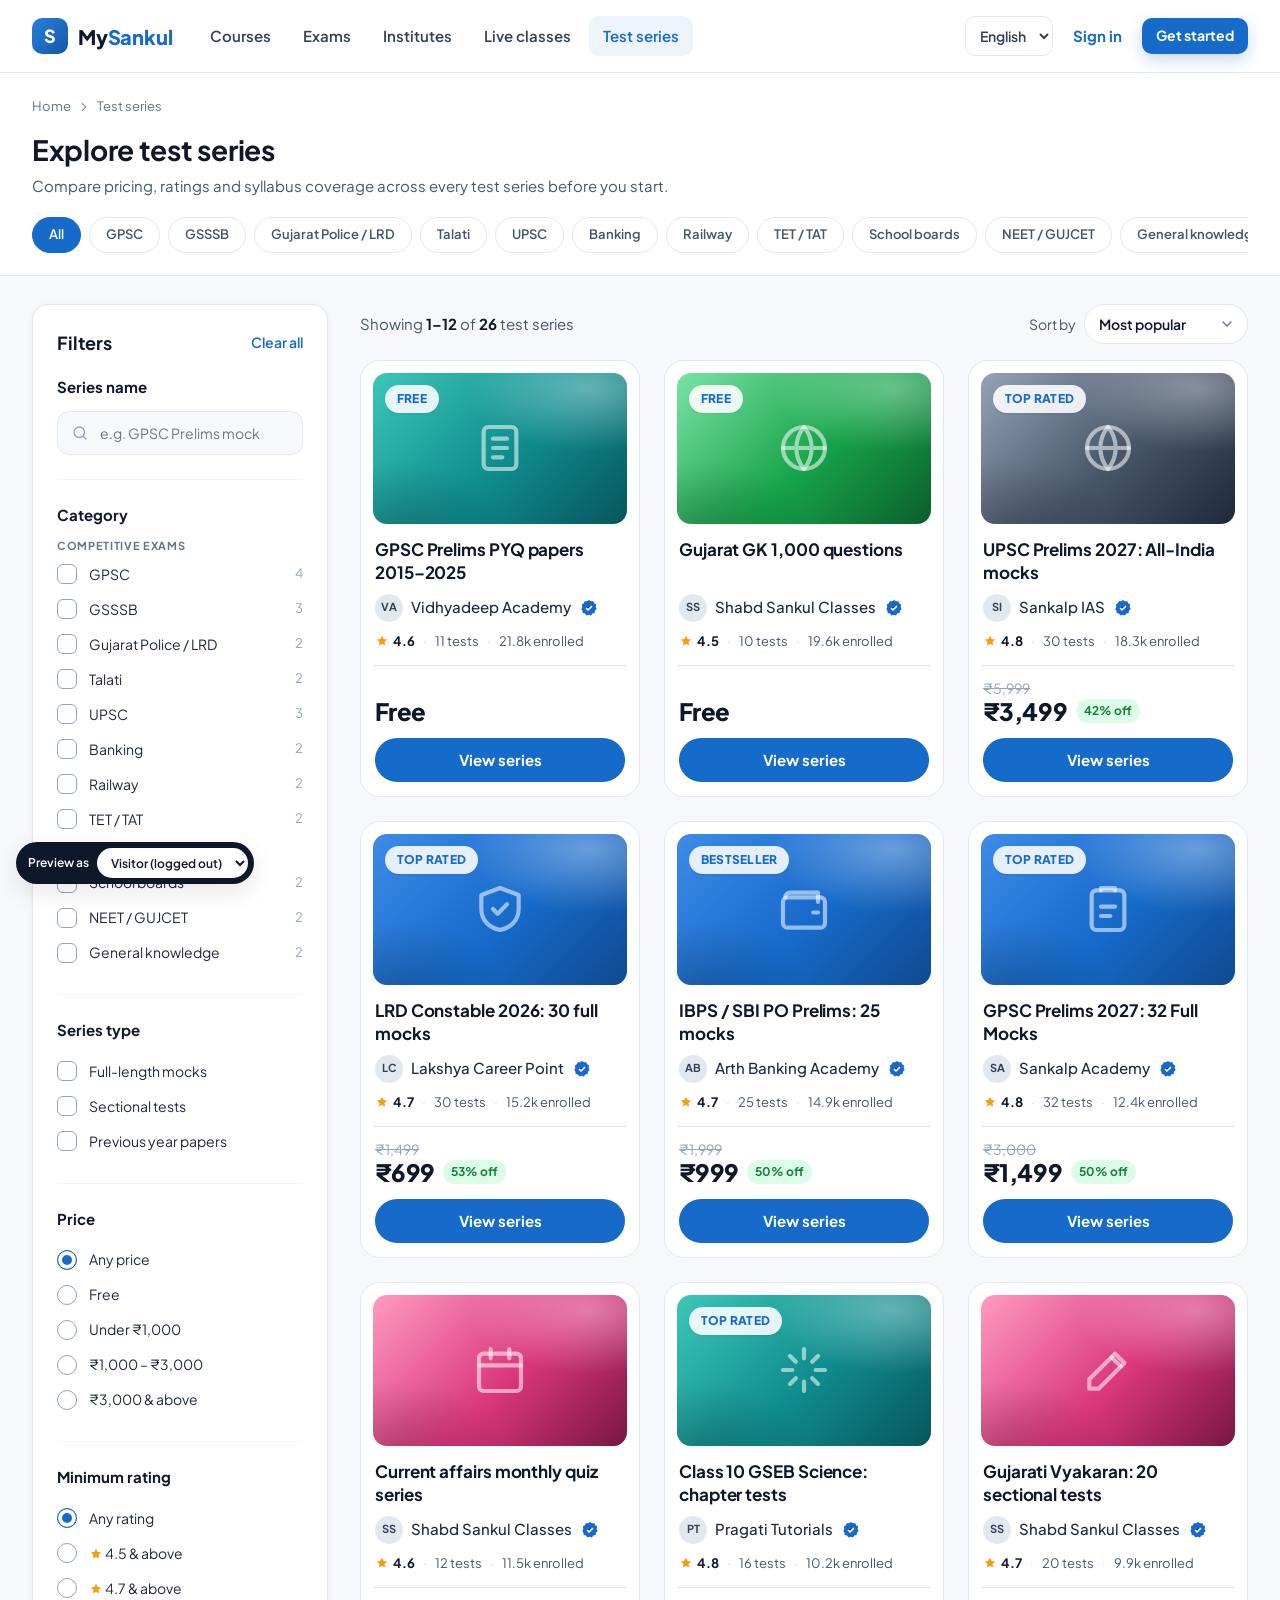
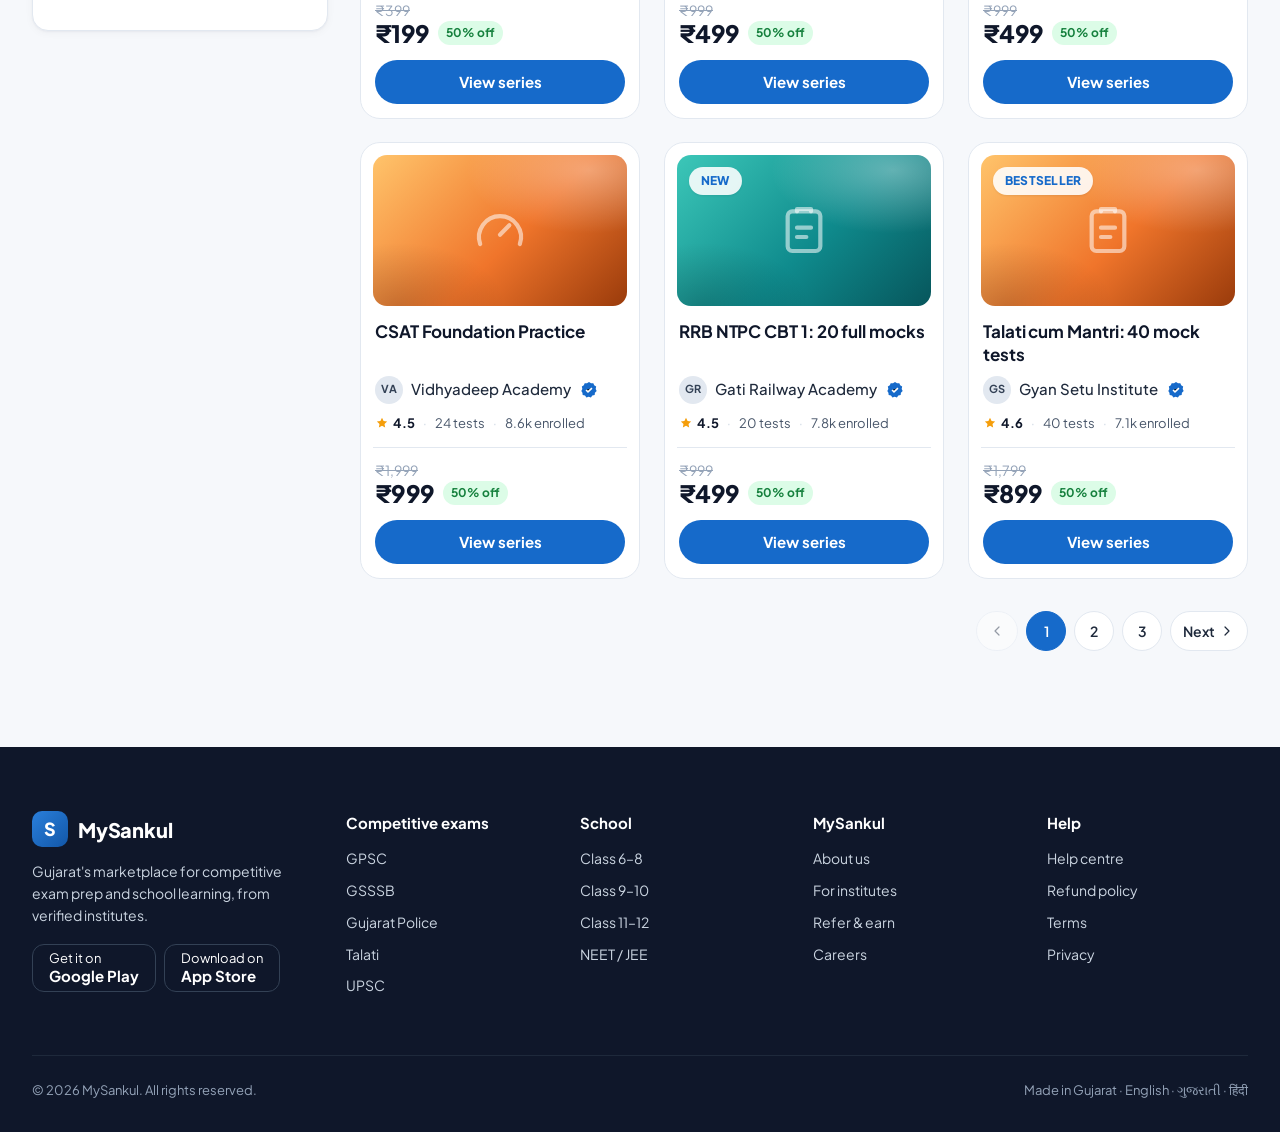
<file: test-series.html>
<!DOCTYPE html>
<html lang="en">
<head>
<meta charset="utf-8">
<meta name="viewport" content="width=device-width, initial-scale=1">
<title>Test series · MySankul</title>
<meta name="description" content="Compare GPSC, GSSSB, Gujarat Police, Talati, UPSC and board exam test series with state rank from verified Gujarat institutes.">
<link rel="preconnect" href="https://fonts.googleapis.com">
<link rel="preconnect" href="https://fonts.gstatic.com" crossorigin>
<link href="https://fonts.googleapis.com/css2?family=Plus+Jakarta+Sans:wght@400;500;600;700;800&display=swap" rel="stylesheet">
<style>
/* ==========================================================
   MySankul — App design system (web)
   Source of truth: MySankul student mobile app screens.
   Scope: profile.html, institute.html, signin.html ONLY.

   COLOR RULES (one system, no extras)
   - Blue   #166ACA  → every action: buttons, links, selected tabs, toggles, focus
   - Green  #15803D  → institute identity (header) + success (verified, paid, % off, valid till)
   - Red    #DC2626  → danger / failed / errors + SkillSankul entry point
   - Amber  #F59E0B  → ratings stars, pending, "Top rated", warnings
   - Purple #7C3AED  → "Purchased" state only
   - Slate  neutrals → all text, borders, surfaces
   TYPE: Plus Jakarta Sans · 12/13/14/16/18/20/24/28/32 (whole numbers) · 500/600/700
   ICONS: one line set · 24 grid · 1.8 stroke · round caps
   ========================================================== */

:root {
  /* Blue — primary action */
  --blue-50:  #EEF4FB;
  --blue-100: #E8F0FA;
  --blue-200: #D0E1F4;
  --blue-600: #166ACA;
  --blue-700: #1257A8;
  --blue-800: #0F4A8F;

  /* Green — institute + success */
  --green-50:  #E8F2EC;
  --green-100: #DCFCE7;
  --green-600: #16A34A;
  --green-700: #15803D;

  /* Red — danger */
  --red-50:  #FEF2F2;
  --red-100: #FEE2E2;
  --red-600: #DC2626;
  --red-700: #B91C1C;

  /* Amber — rating / pending / warning */
  --amber-50:  #FFFBEB;
  --amber-100: #FEF3C7;
  --amber-400: #FBBF24;
  --amber-500: #F59E0B;
  --amber-800: #92400E;

  /* Purple — purchased only */
  --purple-50:  #F5F3FF;
  --purple-600: #7C3AED;

  /* Slate — text, lines, surfaces */
  --slate-900: #0F172A;
  --slate-800: #1E293B;
  --slate-600: #475569;
  --slate-500: #64748B;
  --slate-400: #94A3B8;
  --slate-200: #E2E8F0;
  --slate-100: #F1F5F9;
  --bg:        #F6F8FB;
  --white:     #FFFFFF;

  --font: "Plus Jakarta Sans", system-ui, -apple-system, "Segoe UI", sans-serif;

  --r-8: 8px; --r-12: 12px; --r-16: 16px; --r-20: 20px; --pill: 999px;
  --shadow-card: 0 1px 2px rgba(15, 23, 42, .04), 0 2px 8px rgba(15, 23, 42, .04);
  --shadow-float: 0 8px 24px rgba(15, 23, 42, .10);
  --header-h: 72px;
  --container: 1264px;  /* 1216px content + 24px padding each side */
}

*, *::before, *::after { box-sizing: border-box; }
[hidden] { display: none !important; }
html { -webkit-text-size-adjust: 100%; scroll-behavior: smooth; }
body { margin: 0; font-family: var(--font); font-size: 14px; line-height: 1.5; color: var(--slate-900); background: var(--bg); -webkit-font-smoothing: antialiased; }
img, svg { display: block; max-width: 100%; }
a { color: inherit; text-decoration: none; }
button { font: inherit; color: inherit; background: none; border: 0; cursor: pointer; padding: 0; }
input, select, textarea { font: inherit; color: inherit; }
h1, h2, h3, h4, p { margin: 0; }
ul { list-style: none; margin: 0; padding: 0; }
:focus-visible { outline: 3px solid var(--blue-200); outline-offset: 2px; border-radius: 8px; }
.sr-only { position: absolute; width: 1px; height: 1px; overflow: hidden; clip: rect(0 0 0 0); white-space: nowrap; }
.skip-link { position: absolute; left: 16px; top: -60px; z-index: 100; background: var(--slate-900); color: #fff; padding: 10px 16px; border-radius: var(--r-8); }
.skip-link:focus { top: 12px; }
.container { width: 100%; max-width: var(--container); margin: 0 auto; padding: 0 24px; }

/* ---------- Icons ---------- */
.icon { width: 20px; height: 20px; flex: none; fill: none; stroke: currentColor; stroke-width: 1.8; stroke-linecap: round; stroke-linejoin: round; }
.icon-14 { width: 14px; height: 14px; }
.icon-16 { width: 16px; height: 16px; }
.icon-24 { width: 24px; height: 24px; }
.star { color: var(--amber-500); fill: var(--amber-500); stroke: none; }
.tick { width: 16px; height: 16px; color: var(--blue-600); flex: none; } /* verified institute tick = blue, as in app */

/* ---------- Type ---------- */
.t-32 { font-size: 32px; line-height: 1.2; font-weight: 700; letter-spacing: -.01em; }
.t-28 { font-size: 28px; line-height: 1.25; font-weight: 700; letter-spacing: -.01em; }
.t-24 { font-size: 24px; line-height: 1.3; font-weight: 700; }
.t-20 { font-size: 20px; line-height: 1.35; font-weight: 700; }
.t-18 { font-size: 18px; line-height: 1.4; font-weight: 700; }
.t-16 { font-size: 16px; line-height: 1.45; font-weight: 600; }
.t-14 { font-size: 14px; }
.t-13 { font-size: 13px; }
.t-12 { font-size: 12px; }
.w-500 { font-weight: 500; } .w-600 { font-weight: 600; } .w-700 { font-weight: 700; }
.c-900 { color: var(--slate-900); } .c-600 { color: var(--slate-600); } .c-500 { color: var(--slate-500); } .c-400 { color: var(--slate-400); }
.c-blue { color: var(--blue-600); } .c-green { color: var(--green-700); } .c-red { color: var(--red-600); }
.sec-label { font-size: 12px; font-weight: 700; letter-spacing: .04em; text-transform: uppercase; color: var(--slate-500); }
.sec-rule { display: flex; align-items: center; gap: 12px; font-size: 16px; font-weight: 600; color: var(--blue-600); }
.sec-rule::before, .sec-rule::after { content: ""; flex: 1; height: 1px; background: var(--slate-200); }
.strike { text-decoration: line-through; color: var(--slate-400); font-size: 13px; }
.dot-sep::before { content: "·"; margin: 0 6px; color: var(--slate-400); }

/* ---------- Buttons (pill, as in app) ---------- */
.btn {
  display: inline-flex; align-items: center; justify-content: center; gap: 8px;
  height: 48px; padding: 0 24px; border-radius: var(--pill);
  font-size: 15px; font-weight: 600; white-space: nowrap;
  transition: background .15s ease, color .15s ease, border-color .15s ease, opacity .15s;
}
.btn:disabled, .btn[aria-disabled="true"] { cursor: not-allowed; }
.btn-primary { background: var(--blue-600); color: #fff; }
.btn-primary:hover:not(:disabled) { background: var(--blue-700); }
.btn-primary:disabled { background: var(--slate-100); color: var(--slate-400); }
.btn-soft { background: var(--slate-100); color: var(--slate-800); }
.btn-soft:hover { background: var(--slate-200); }
.btn-outline { background: #fff; color: var(--slate-800); border: 1px solid var(--slate-200); }
.btn-outline:hover { border-color: var(--blue-200); color: var(--blue-600); }
.btn-blue-outline { background: #fff; color: var(--blue-600); border: 1.5px solid var(--blue-600); }
.btn-danger { background: var(--red-600); color: #fff; }
.btn-danger:hover { background: var(--red-700); }
.btn-lg { height: 52px; font-size: 16px; }
.btn-sm { height: 36px; padding: 0 16px; font-size: 13px; }
.btn-block { width: 100%; }
.link { color: var(--blue-600); font-weight: 600; display: inline-flex; align-items: center; gap: 4px; }
.link:hover { text-decoration: underline; }
.link-red { color: var(--red-600); font-weight: 600; }

/* ---------- Status chips ---------- */
.chip-s {
  display: inline-flex; align-items: center; gap: 4px; height: 24px; padding: 0 8px; border-radius: 6px;
  font-size: 12px; font-weight: 600; white-space: nowrap;
}
.chip-s .icon { width: 14px; height: 14px; }
.chip-s.caps { text-transform: uppercase; letter-spacing: .02em; font-size: 11px; font-weight: 700; }
.s-green  { background: var(--green-100); color: var(--green-700); }
.s-blue   { background: var(--blue-100);  color: var(--blue-600); }
.s-purple { background: var(--purple-50); color: var(--purple-600); }
.s-red    { background: var(--red-100);   color: var(--red-600); }
.s-amber  { background: var(--amber-100); color: var(--amber-800); }
.s-gold   { background: var(--amber-400); color: #78350F; }
.s-slate  { background: var(--slate-100); color: var(--slate-600); }

/* Filter pills (All / Courses / …) */
.pills { display: flex; gap: 8px; flex-wrap: wrap; }
.pill {
  height: 36px; padding: 0 16px; border-radius: var(--pill); border: 1px solid var(--slate-200); background: #fff;
  font-size: 13px; font-weight: 600; color: var(--slate-600); display: inline-flex; align-items: center; gap: 6px;
}
.pill:hover { border-color: var(--blue-200); color: var(--blue-600); }
.pill[aria-pressed="true"] { background: var(--blue-600); border-color: var(--blue-600); color: #fff; }

/* Segmented tabs (Courses 42 / Faculty 12 …) */
.seg-tabs { display: flex; gap: 4px; padding: 6px; background: var(--slate-100); border-radius: var(--pill); overflow-x: auto; scrollbar-width: none; }
.seg-tabs::-webkit-scrollbar { display: none; }
.seg-tab {
  flex: 1; min-width: max-content; height: 44px; padding: 0 20px; border-radius: var(--pill);
  font-size: 15px; font-weight: 600; color: var(--slate-500); display: inline-flex; align-items: center; justify-content: center; gap: 6px;
}
.seg-tab .n { font-size: 13px; font-weight: 600; color: var(--slate-400); }
.seg-tab:hover { color: var(--slate-800); }
.seg-tab[aria-selected="true"] { background: #fff; color: var(--blue-600); box-shadow: var(--shadow-card); }
[role="tabpanel"][hidden] { display: none; }

/* ---------- Surfaces ---------- */
.card { background: #fff; border: 1px solid var(--slate-200); border-radius: var(--r-16); box-shadow: var(--shadow-card); }
.card-p { padding: 20px; }
.divider { height: 1px; background: var(--slate-200); border: 0; margin: 0; }

/* Initials tiles */
.tile {
  width: 44px; height: 44px; border-radius: var(--r-12); flex: none;
  display: grid; place-items: center; color: #fff; font-weight: 700; font-size: 15px;
  background: linear-gradient(160deg, #1E7FE0, var(--blue-700));
}
.tile.green { background: var(--green-600); }
.tile-sm { width: 22px; height: 22px; border-radius: 6px; font-size: 10px; }
.tile-lg { width: 64px; height: 64px; border-radius: var(--r-16); font-size: 22px; }
.tile-xl { width: 88px; height: 88px; border-radius: var(--r-20); font-size: 30px; }
.avatar { width: 40px; height: 40px; border-radius: 50%; flex: none; display: grid; place-items: center; font-weight: 700; font-size: 14px; background: var(--blue-100); color: var(--blue-600); }
.avatar-56 { width: 56px; height: 56px; font-size: 18px; }

/* Icon tile (menu rows) — single tint for every row */
.ic-tile { width: 36px; height: 36px; border-radius: 10px; display: grid; place-items: center; background: var(--blue-50); color: var(--blue-600); flex: none; }
.ic-tile.red { background: var(--red-50); color: var(--red-600); }
.ic-tile.green { background: var(--green-100); color: var(--green-700); }

/* Thumbnails */
.thumb-sq { width: 64px; height: 64px; border-radius: var(--r-12); flex: none; background: linear-gradient(160deg, #2A9BF0 0%, var(--blue-600) 55%, var(--blue-800) 100%); }
.cover {
  position: relative; overflow: hidden;
  background:
    repeating-linear-gradient(0deg, rgba(255,255,255,.07) 0 2px, transparent 2px 9px),
    linear-gradient(135deg, #64748B 0%, #334155 60%, #1E293B 100%);
}
.cover-blue { background: linear-gradient(160deg, #2A9BF0 0%, var(--blue-600) 55%, var(--blue-800) 100%); }

/* Progress */
.bar { height: 6px; border-radius: var(--pill); background: var(--slate-100); overflow: hidden; }
.bar > span { display: block; height: 100%; border-radius: inherit; background: var(--blue-600); }
.bar.green > span { background: var(--green-600); }

/* ---------- Forms ---------- */
.field { display: flex; flex-direction: column; gap: 6px; }
.field > label { font-size: 12px; font-weight: 600; color: var(--slate-600); text-transform: uppercase; letter-spacing: .03em; }
.field > label .req { color: var(--red-600); }
.input, .select {
  height: 48px; width: 100%; border: 1px solid var(--slate-200); border-radius: var(--r-12); background: #fff; padding: 0 14px;
  font-size: 15px; color: var(--slate-900); transition: border-color .15s, box-shadow .15s;
}
.input::placeholder { color: var(--slate-400); }
.input:focus, .select:focus { outline: none; border-color: var(--blue-600); box-shadow: 0 0 0 4px var(--blue-100); }
.input.is-error { border-color: var(--red-600); box-shadow: 0 0 0 4px var(--red-50); }
.input:disabled { background: var(--slate-100); color: var(--slate-500); }
.help { font-size: 12px; color: var(--slate-500); }
.help.err { color: var(--red-600); font-weight: 600; display: flex; gap: 4px; align-items: center; }
.search { position: relative; }
.search .icon { position: absolute; left: 14px; top: 50%; transform: translateY(-50%); color: var(--slate-400); }
.search .input { padding-left: 44px; }

.switch { position: relative; width: 44px; height: 26px; flex: none; }
.switch input { position: absolute; inset: 0; opacity: 0; margin: 0; cursor: pointer; z-index: 1; }
.switch span { position: absolute; inset: 0; border-radius: var(--pill); background: var(--slate-200); transition: background .15s; }
.switch span::after { content: ""; position: absolute; top: 3px; left: 3px; width: 20px; height: 20px; border-radius: 50%; background: #fff; box-shadow: 0 1px 2px rgba(15,23,42,.2); transition: transform .15s; }
.switch input:checked + span { background: var(--blue-600); }
.switch input:checked + span::after { transform: translateX(18px); }
.switch input:focus-visible + span { outline: 3px solid var(--blue-200); outline-offset: 2px; }

/* ---------- Header (these pages) ---------- */
.hdr { position: sticky; top: 0; z-index: 50; background: #fff; border-bottom: 1px solid var(--slate-200); }
.hdr .container { height: var(--header-h); display: flex; align-items: center; gap: 24px; }
.brand { display: flex; align-items: center; gap: 10px; font-size: 18px; font-weight: 700; color: var(--slate-900); }
.brand-mark { width: 32px; height: 32px; border-radius: 10px; background: var(--blue-600); color: #fff; display: grid; place-items: center; font-size: 16px; font-weight: 700; }
.hdr-nav { display: flex; gap: 4px; }
.hdr-nav a { height: 40px; padding: 0 14px; border-radius: var(--pill); display: inline-flex; align-items: center; font-size: 14px; font-weight: 600; color: var(--slate-600); }
.hdr-nav a:hover { background: var(--slate-100); color: var(--slate-900); }
.hdr-nav a[aria-current="page"] { background: var(--blue-50); color: var(--blue-600); }
.hdr-search { flex: 1; max-width: 380px; }
.hdr-search .input { height: 40px; border-radius: var(--pill); background: var(--bg); font-size: 14px; }
.hdr-actions { margin-left: auto; display: flex; align-items: center; gap: 8px; }
.icon-btn { width: 40px; height: 40px; border-radius: 50%; display: grid; place-items: center; color: var(--slate-600); position: relative; }
.icon-btn:hover { background: var(--slate-100); }
.icon-btn .badge-dot { position: absolute; top: 9px; right: 10px; width: 8px; height: 8px; border-radius: 50%; background: var(--red-600); border: 2px solid #fff; }
.hdr .avatar { width: 36px; height: 36px; background: var(--blue-600); color: #fff; }

/* ---------- Toast (3 variants, as in app) ---------- */
.toast {
  position: fixed; left: 50%; bottom: 24px; z-index: 120; transform: translate(-50%, 16px); opacity: 0; pointer-events: none;
  display: flex; align-items: center; gap: 10px; max-width: calc(100% - 32px); width: max-content;
  padding: 12px 16px; border-radius: var(--r-12); font-size: 14px; font-weight: 600; box-shadow: var(--shadow-float);
  transition: opacity .2s, transform .2s;
}
.toast.show { opacity: 1; transform: translate(-50%, 0); }
.toast.success { background: var(--green-700); color: #fff; }
.toast.warn { background: var(--amber-100); color: var(--amber-800); border: 1px solid #FDE68A; }
.toast.error { background: var(--red-100); color: var(--red-700); border: 1px solid #FECACA; }
.toast.info { background: var(--slate-900); color: #fff; }

/* ---------- Sheet / modal (bottom sheet on mobile) ---------- */
.sheet-bg { position: fixed; inset: 0; z-index: 100; background: rgba(15, 23, 42, .45); display: none; align-items: center; justify-content: center; padding: 16px; }
.sheet-bg.open { display: flex; }
.sheet { width: 100%; max-width: 440px; background: #fff; border-radius: var(--r-20); padding: 28px 24px 24px; text-align: center; box-shadow: var(--shadow-float); animation: sheetIn .22s ease; max-height: calc(100vh - 32px); overflow: auto; }
.sheet.left { text-align: left; }
.sheet .warn-ic { width: 56px; height: 56px; border-radius: 16px; margin: 0 auto 16px; display: grid; place-items: center; background: var(--red-50); color: var(--red-600); }
.sheet h2 { font-size: 20px; font-weight: 700; }
.sheet p.body { font-size: 14px; color: var(--slate-600); margin-top: 8px; }
.sheet .note { margin-top: 16px; padding: 12px 14px; border-radius: var(--r-12); background: var(--red-50); color: var(--red-700); font-size: 13px; font-weight: 600; border: 1px solid var(--red-100); }
.sheet .actions { display: flex; flex-direction: column; gap: 10px; margin-top: 20px; }
@keyframes sheetIn { from { opacity: 0; transform: translateY(12px); } to { opacity: 1; transform: none; } }
@media (max-width: 600px) {
  .sheet-bg { align-items: flex-end; padding: 0; }
  .sheet { max-width: none; border-radius: 24px 24px 0 0; padding-bottom: 32px; }
  .sheet::before { content: ""; display: block; width: 40px; height: 4px; border-radius: 4px; background: var(--slate-200); margin: -12px auto 20px; }
}

/* SkillSankul entry (red) */
.fab { position: fixed; right: 24px; bottom: 24px; z-index: 40; width: 56px; height: 56px; border-radius: 18px; background: var(--red-600); color: #fff; display: grid; place-items: center; box-shadow: 0 10px 24px rgba(220, 38, 38, .35); }
.fab:hover { background: var(--red-700); }

@media (max-width: 960px) {
  .hdr-nav, .hdr-search { display: none; }
}
@media (max-width: 600px) {
  .container { padding: 0 16px; }
  .fab { right: 16px; bottom: 16px; }
}
@media (prefers-reduced-motion: reduce) {
  *, *::before, *::after { animation: none !important; transition: none !important; scroll-behavior: auto !important; }
}

</style>
<style>
  /* ===== Default site header + footer (identical to index.html) — shown to logged-out visitors ===== */
  .lg { --brand-50: #EEF4FB; --brand-200: #D0E1F4; --brand-500: #2A7FDB; --brand-600: #166ACA; --brand-700: #1257A8; --ink-900: #0F172A; --ink-700: #334155; --ink-500: #64748B; --line: #E2E8F0; --line-soft: #EEF2F7; font-family: var(--font); line-height: 1.55; }
  .lg .container { width: 100%; max-width: 1264px; margin: 0 auto; padding: 0 24px; }
  .lg.site-header { position: sticky; top: 0; z-index: 50; background: rgba(255,255,255,.92); backdrop-filter: saturate(180%) blur(12px); -webkit-backdrop-filter: saturate(180%) blur(12px); border-bottom: 1px solid var(--line); }
  .lg.site-header .container { display: flex; align-items: center; gap: 24px; height: 72px; position: relative; }
  .lg .logo { display: flex; align-items: center; gap: 10px; font-weight: 800; font-size: 20px; letter-spacing: -.01em; color: var(--ink-900); }
  .lg .logo-mark { width: 36px; height: 36px; border-radius: 10px; background: linear-gradient(135deg, var(--brand-500), var(--brand-700)); display: grid; place-items: center; color: #fff; font-size: 18px; font-weight: 800; }
  .lg .logo span b { color: var(--brand-600); font-weight: 800; }
  .lg .main-nav { display: flex; gap: 4px; }
  .lg .main-nav a { height: 40px; display: inline-flex; align-items: center; padding: 0 14px; border-radius: 10px; font-size: 15px; font-weight: 600; color: var(--ink-700); }
  .lg .main-nav a:hover { background: var(--line-soft); color: var(--ink-900); }
  .lg .main-nav a[aria-current="page"] { color: var(--brand-600); background: var(--brand-50); }
  .lg .header-actions { display: flex; align-items: center; gap: 8px; margin-left: auto; }
  .lg .icon-btn { width: 44px; height: 44px; border-radius: 12px; display: grid; place-items: center; color: var(--ink-700); }
  .lg .icon-btn:hover { background: var(--line-soft); }
  .lg .lang-select { height: 40px; border: 1px solid var(--line); border-radius: 10px; background: #fff; padding: 0 10px; font-size: 14px; font-weight: 600; color: var(--ink-700); }
  .lg .menu-toggle { display: none; }
  .lg .btn { display: inline-flex; align-items: center; justify-content: center; gap: 8px; height: 44px; padding: 0 20px; border-radius: 12px; font-size: 15px; font-weight: 700; white-space: nowrap; transition: background .15s, color .15s; }
  .lg .btn-primary { background: var(--brand-600); color: #fff; box-shadow: 0 6px 16px rgba(22,106,202,.25); }
  .lg .btn-primary:hover { background: var(--brand-700); }
  .lg .btn-ghost { color: var(--brand-600); padding: 0 12px; background: none; }
  .lg .btn-ghost:hover { background: var(--brand-50); }
  .lg .btn-sm { height: 36px; padding: 0 14px; font-size: 14px; border-radius: 10px; }

  .lg.site-footer { background: #0F172A; color: #CBD5E1; padding: 64px 0 32px; font-size: 15px; }
  .lg .footer-grid { display: grid; grid-template-columns: 1.4fr repeat(4, 1fr); gap: 32px; }
  .lg.site-footer h4 { color: #fff; font-size: 15px; font-weight: 700; margin-bottom: 14px; }
  .lg.site-footer li { margin-bottom: 10px; font-size: 14px; }
  .lg.site-footer a:hover { color: #fff; }
  .lg.site-footer .logo { color: #fff; }
  .lg .footer-bottom { margin-top: 48px; padding-top: 24px; border-top: 1px solid #1E293B; display: flex; justify-content: space-between; gap: 16px; flex-wrap: wrap; font-size: 13px; color: #94A3B8; }
  .lg .store-btn { display: inline-flex; align-items: center; gap: 10px; height: 48px; padding: 0 16px; border-radius: 12px; border: 1px solid #334155; color: #fff; font-size: 13px; line-height: 1.2; }
  .lg .store-btn:hover { border-color: #64748B; }
  .lg .store-btn b { display: block; font-size: 15px; }

  /* signed-in variant (identical to home.html header) */
  .lg .header-search { flex: 1; max-width: 420px; position: relative; }
  .lg .header-search input { width: 100%; height: 44px; border-radius: 12px; border: 1px solid var(--line); background: #F6F8FC; padding: 0 16px 0 44px; font-size: 14px; }
  .lg .header-search input:focus { outline: none; border-color: var(--brand-500); background: #fff; box-shadow: 0 0 0 4px var(--brand-50); }
  .lg .header-search .icon { position: absolute; left: 14px; top: 12px; color: #94A3B8; }
  .lg .icon-btn { position: relative; }
  .lg .icon-btn .dot { position: absolute; top: 10px; right: 11px; width: 8px; height: 8px; border-radius: 50%; background: #E5383B; border: 2px solid #fff; }
  .lg .avatar { width: 40px; height: 40px; border-radius: 50%; flex: none; background: linear-gradient(135deg, var(--brand-500), var(--brand-700)); color: #fff; display: grid; place-items: center; font-weight: 800; font-size: 14px; }

  @media (max-width: 1080px) {
    .lg .header-search { display: none; }
    .lg .footer-grid { grid-template-columns: 1fr 1fr 1fr; }
    .lg .footer-grid > :first-child { grid-column: 1 / -1; }
  }
  @media (max-width: 860px) {
    .lg .main-nav { display: none; }
    .lg .main-nav.open { display: flex; flex-direction: column; position: absolute; top: 72px; left: 0; right: 0; background: #fff; padding: 12px 16px 20px; border-bottom: 1px solid var(--line); box-shadow: 0 6px 20px rgba(15,23,42,.08); }
    .lg .main-nav.open a { height: 48px; }
    .lg .menu-toggle { display: grid; }
    .lg .lang-select { display: none; }
  }
  @media (max-width: 600px) {
    .lg .container { padding: 0 16px; }
    .lg .footer-grid { grid-template-columns: 1fr 1fr; }
    .lg.site-header .container { gap: 12px; }
    .lg .header-actions .btn-ghost { padding: 0 8px; }
    .lg .header-actions .btn-primary { display: none; }
    .lg .header-actions .hide-sm { display: none; }
  }
</style>
<style>
  /* ===== Course card (shared, from the MySankul card design) ===== */
  .ccard { container-type: inline-size; display: flex; flex-direction: column; gap: 0; padding: 12px; background: #fff; border: 1px solid #E2E8F0; border-radius: 20px; color: #0F172A; font-family: "Plus Jakarta Sans", system-ui, sans-serif; text-decoration: none; transition: box-shadow .2s ease, transform .2s ease, border-color .2s ease; }
  .ccard:hover { box-shadow: 0 10px 28px rgba(15, 23, 42, .10); transform: translateY(-2px); border-color: #D0E1F4; }
  .ccard:focus-visible { outline: 3px solid #D0E1F4; outline-offset: 2px; }
  .ccard-img { position: relative; aspect-ratio: 16 / 10; border-radius: 14px; overflow: hidden; display: grid; place-items: center; color: rgba(255, 255, 255, .55); }
  .ccard-img::before { content: ""; position: absolute; inset: 0; background: radial-gradient(80% 70% at 85% 10%, rgba(255,255,255,.35), transparent 60%), radial-gradient(60% 60% at 10% 100%, rgba(0,0,0,.18), transparent 70%); }
  .ccard-img .ccard-ic { width: 56px; height: 56px; position: relative; }
  .ccard-badge { position: absolute; top: 12px; left: 12px; z-index: 1; display: inline-flex; align-items: center; gap: 6px; height: 28px; padding: 0 12px; border-radius: 999px; background: rgba(255, 255, 255, .88); backdrop-filter: blur(6px); -webkit-backdrop-filter: blur(6px); box-shadow: 0 1px 2px rgba(15,23,42,.08); color: #166ACA; font-size: 12px; font-weight: 800; letter-spacing: .02em; text-transform: uppercase; }
  .ccard-badge.live { color: #DC2626; }
  .ccard-badge.live::before { content: ""; width: 7px; height: 7px; border-radius: 50%; background: #DC2626; }
  .ccard-title { margin: 14px 2px 0; font-size: 18px; line-height: 1.35; font-weight: 700; letter-spacing: -.005em; display: -webkit-box; -webkit-line-clamp: 2; -webkit-box-orient: vertical; overflow: hidden; min-height: 2.7em; }
  .ccard-inst { display: flex; align-items: center; gap: 8px; margin: 10px 2px 0; font-size: 15px; font-weight: 500; color: #1E293B; min-width: 0; }
  .ccard-inst span.nm { white-space: nowrap; overflow: hidden; text-overflow: ellipsis; }
  .ccard-av { width: 28px; height: 28px; border-radius: 50%; flex: none; display: grid; place-items: center; background: #E2E8F0; color: #334155; font-size: 11px; font-weight: 700; }
  .ccard-tick { width: 20px; height: 20px; flex: none; color: #166ACA; }
  .ccard-inst { margin-bottom: 14px; }
  .ccard-foot { display: flex; align-items: flex-end; justify-content: space-between; gap: 12px; margin-top: auto; padding: 14px 2px 2px; border-top: 1px solid #E2E8F0; }
  .ccard-price s { display: block; font-size: 14px; color: #94A3B8; line-height: 1.2; }
  .ccard-price div { display: flex; align-items: center; gap: 8px; }
  .ccard-price b { font-size: 24px; font-weight: 800; line-height: 1.2; letter-spacing: -.01em; }
  .ccard-off { display: inline-flex; align-items: center; height: 24px; padding: 0 8px; border-radius: 999px; background: #DCFCE7; color: #15803D; font-size: 12px; font-weight: 700; white-space: nowrap; }
  .ccard-btn { flex: none; display: inline-flex; align-items: center; justify-content: center; height: 44px; padding: 0 20px; border-radius: 999px; background: #166ACA; color: #fff; font-size: 15px; font-weight: 700; white-space: nowrap; transition: background .15s; }
  .ccard:hover .ccard-btn { background: #1257A8; }
  /* Narrow cards: button goes full width under the price */
  @container (max-width: 300px) {
    .ccard-foot { flex-wrap: wrap; }
    .ccard-btn { width: 100%; }
    .ccard-title { font-size: 17px; }
  }
  /* Cover colours (replace with real course photos when available) */
  .cg-blue   { background: linear-gradient(135deg, #3E8BE8, #166ACA 55%, #0F4A8F); }
  .cg-teal   { background: linear-gradient(135deg, #3CC7B8, #0F8B8D 55%, #07565C); }
  .cg-violet { background: linear-gradient(135deg, #A98BF5, #6D3FE0 55%, #3B1E8C); }
  .cg-orange { background: linear-gradient(135deg, #FFC46B, #F0752B 55%, #9A3B0B); }
  .cg-pink   { background: linear-gradient(135deg, #FF9BC0, #D9377A 55%, #7A1542); }
  .cg-green  { background: linear-gradient(135deg, #7BE3A6, #16A34A 55%, #0B5E2B); }
  .cg-slate  { background: linear-gradient(135deg, #94A3B8, #475569 55%, #1E293B); }
  /* Optional extras (explore page): class mode, wishlist, meta, language */
  .ccard-mode { position: absolute; left: 12px; bottom: 12px; z-index: 2; display: inline-flex; align-items: center; gap: 6px; height: 28px; padding: 0 10px; border-radius: 8px; background: #fff; color: #0F172A; font-size: 12px; font-weight: 700; box-shadow: 0 1px 2px rgba(15,23,42,.1); }
  .ccard-mode svg { width: 14px; height: 14px; fill: none; stroke: #166ACA; stroke-width: 1.8; stroke-linecap: round; stroke-linejoin: round; }
  .ccard-mode.live svg { stroke: #DC2626; }
  .ccard-fav { position: absolute; top: 10px; right: 10px; z-index: 3; width: 38px; height: 38px; border-radius: 50%; display: grid; place-items: center; background: rgba(255,255,255,.92); color: #334155; box-shadow: 0 1px 3px rgba(15,23,42,.12); transition: transform .15s; }
  .ccard-fav:hover { transform: scale(1.06); color: #DC2626; }
  .ccard-fav[aria-pressed="true"] { color: #DC2626; }
  .ccard-fav svg { width: 18px; height: 18px; fill: none; stroke: currentColor; stroke-width: 1.8; }
  .ccard-link { color: inherit; }
  .ccard-mode, .ccard-badge { pointer-events: none; }
  .ccard-link::after { content: ""; position: absolute; inset: 0; z-index: 1; border-radius: 20px; }
  article.ccard { position: relative; }
  article.ccard .ccard-inst { margin-bottom: 0; }
  .ccard-meta { display: flex; align-items: center; flex-wrap: wrap; gap: 4px 0; margin: 10px 2px 0; font-size: 13px; color: #475569; }
  .ccard-meta > span + span::before { content: "·"; margin: 0 8px; color: #CBD5E1; }
  .ccard-meta .r { color: #0F172A; font-weight: 700; display: inline-flex; align-items: center; gap: 4px; }
  .ccard-meta .r svg { width: 14px; height: 14px; fill: #F59E0B; stroke: none; }
  .ccard-meta .r small { font-size: 13px; font-weight: 500; color: #94A3B8; }
  .ccard-lang { margin: 4px 2px 14px; font-size: 13px; color: #64748B; }
</style>

<style>
  body.role-visitor [data-role]:not([data-role~="visitor"]),
  body.role-member  [data-role]:not([data-role~="member"]) { display: none !important; }

  /* ---------- Page head ---------- */
  .x-head { background: #fff; border-bottom: 1px solid var(--slate-200); }
  .x-head .container { padding-top: 24px; padding-bottom: 20px; }
  .crumbs { display: flex; gap: 6px; align-items: center; font-size: 13px; color: var(--slate-500); margin-bottom: 12px; }
  .crumbs a:hover { color: var(--blue-600); }
  .x-head h1 { font-size: 28px; font-weight: 700; letter-spacing: -.01em; }
  .x-head p { font-size: 15px; color: var(--slate-600); margin-top: 4px; }
  .exam-pills { display: flex; flex-wrap: nowrap; gap: 8px; margin-top: 20px; overflow-x: auto; scrollbar-width: none; padding-bottom: 2px; }
  .exam-pills::-webkit-scrollbar { display: none; }
  .exam-pills .pill { flex: none; }

  /* ---------- Layout ---------- */
  .x-body { display: grid; grid-template-columns: 296px minmax(0, 1fr); gap: 32px; align-items: start; padding-top: 28px; padding-bottom: 96px; }

  /* ---------- Filters ---------- */
  .filters { padding: 24px; }
  .f-top { display: none; }
  .fgrp + .fgrp { margin-top: 24px; padding-top: 24px; border-top: 1px solid var(--slate-100); }
  .fgrp h2 { font-size: 15px; font-weight: 700; margin-bottom: 12px; }
  .opt { display: flex; align-items: center; gap: 12px; padding: 7px 0; font-size: 14px; color: var(--slate-800); cursor: pointer; }
  .opt input { appearance: none; -webkit-appearance: none; flex: none; width: 20px; height: 20px; margin: 0; border: 1.5px solid var(--slate-400); background: #fff; cursor: pointer; transition: border-color .15s, background .15s; }
  .opt input[type="radio"] { border-radius: 50%; }
  .opt input[type="checkbox"] { border-radius: 6px; }
  .opt input:checked { border-color: var(--blue-600); }
  .opt input[type="radio"]:checked { box-shadow: inset 0 0 0 4px #fff; background: var(--blue-600); }
  .opt input[type="checkbox"]:checked { background: var(--blue-600) url("data:image/svg+xml,%3Csvg xmlns='http://www.w3.org/2000/svg' viewBox='0 0 24 24' fill='none' stroke='white' stroke-width='3' stroke-linecap='round' stroke-linejoin='round'%3E%3Cpath d='M20 6 9 17l-5-5'/%3E%3C/svg%3E") center / 14px no-repeat; }
  .opt input:focus-visible { outline: 3px solid var(--blue-200); outline-offset: 2px; }
  .opt:hover input:not(:checked) { border-color: var(--blue-600); }
  .opt .lbl { flex: 1; }
  .opt .n { font-size: 13px; color: var(--slate-400); }
  .opt .star { width: 14px; height: 14px; fill: var(--amber-500); stroke: none; display: inline; vertical-align: -2px; margin-right: 2px; }
  .f-more { font-size: 13px; margin-top: 4px; }
  .search-f { position: relative; }
  .search-f .icon { position: absolute; left: 14px; top: 50%; transform: translateY(-50%); color: var(--slate-400); width: 18px; height: 18px; }
  .search-f input { width: 100%; height: 44px; padding: 0 14px 0 42px; border: 1px solid var(--slate-200); border-radius: var(--r-12); background: var(--bg); font-size: 14px; }
  .search-f input:focus { outline: none; border-color: var(--blue-600); background: #fff; box-shadow: 0 0 0 4px var(--blue-50); }

  /* ---------- Results toolbar ---------- */
  .bar-top { display: flex; align-items: center; gap: 12px; flex-wrap: wrap; margin-bottom: 16px; }
  .count { font-size: 15px; color: var(--slate-600); }
  .count b { color: var(--slate-900); }
  .bar-top .sp { flex: 1; }
  .sort { display: flex; align-items: center; gap: 8px; font-size: 14px; color: var(--slate-600); }
  .sort select { height: 40px; padding: 0 36px 0 14px; border: 1px solid var(--slate-200); border-radius: var(--pill); background: #fff url("data:image/svg+xml,%3Csvg xmlns='http://www.w3.org/2000/svg' viewBox='0 0 24 24' fill='none' stroke='%2364748B' stroke-width='2' stroke-linecap='round'%3E%3Cpath d='m6 9 6 6 6-6'/%3E%3C/svg%3E") right 12px center / 16px no-repeat; appearance: none; -webkit-appearance: none; font-size: 14px; font-weight: 600; color: var(--slate-900); cursor: pointer; }
  .f-open { display: none; }
  .chips { display: flex; flex-wrap: wrap; gap: 8px; margin-bottom: 20px; }
  .chips:empty { display: none; }
  .fchip { display: inline-flex; align-items: center; gap: 6px; height: 32px; padding: 0 8px 0 12px; border-radius: var(--pill); background: var(--blue-50); color: var(--blue-700); font-size: 13px; font-weight: 600; border: 1px solid var(--blue-100); }
  .fchip .icon { width: 14px; height: 14px; }
  .fchip:hover { background: var(--blue-100); }
  .clear-all { font-size: 13px; }

  /* ---------- Grid ---------- */
  .xgrid { display: grid; grid-template-columns: repeat(3, minmax(0, 1fr)); gap: 24px; }
  .xgrid .ccard-img { aspect-ratio: 16 / 9.5; }
  .more-wrap { display: flex; flex-direction: column; align-items: center; gap: 10px; margin-top: 32px; font-size: 13px; color: var(--slate-500); }
  .more-wrap .bar { width: 200px; }
  .empty-x { text-align: center; padding: 56px 24px; }
  .empty-x .ic-tile { width: 56px; height: 56px; border-radius: 16px; margin: 0 auto 14px; }
  .empty-x h3 { font-size: 18px; font-weight: 700; }
  .empty-x p { font-size: 14px; color: var(--slate-600); margin: 6px auto 18px; max-width: 360px; }

  /* ---------- Filter sheet backdrop (mobile) ---------- */
  .f-bg { display: none; }

  .proto { position: fixed; left: 16px; bottom: 16px; z-index: 110; display: flex; align-items: center; gap: 8px; padding: 6px 6px 6px 12px; border-radius: var(--pill); background: var(--slate-900); color: #fff; font-size: 12px; font-weight: 600; box-shadow: var(--shadow-float); }
  .proto select { height: 30px; border-radius: var(--pill); border: 0; padding: 0 10px; font-size: 12px; font-weight: 600; background: #fff; color: var(--slate-900); }

  @media (max-width: 1180px) { .xgrid { grid-template-columns: repeat(2, minmax(0, 1fr)); } }
  @media (max-width: 960px) {
    .x-body { grid-template-columns: minmax(0, 1fr); padding-top: 20px; }
    .f-open { display: inline-flex; }
    .filters { position: fixed; top: auto; left: 0; right: 0; bottom: 0; z-index: 120; max-height: 86vh; overflow-y: auto; scrollbar-width: none; border-radius: 20px 20px 0 0; padding: 0 20px 96px; transform: translateY(105%); transition: transform .25s ease; box-shadow: 0 -12px 40px rgba(15,23,42,.18); }
    .filters.open { transform: none; }
    .f-top { display: flex; align-items: center; justify-content: space-between; position: sticky; top: 0; z-index: 1; background: #fff; padding: 16px 0 12px; margin-bottom: 8px; border-bottom: 1px solid var(--slate-100); }
    .f-top h2 { font-size: 18px; font-weight: 700; }
    .f-apply { position: fixed; left: 0; right: 0; bottom: 0; display: flex; gap: 10px; padding: 12px 20px calc(12px + env(safe-area-inset-bottom)); background: #fff; border-top: 1px solid var(--slate-100); }
    .f-apply .btn { flex: 1; }
    .f-bg { display: block; position: fixed; inset: 0; z-index: 119; background: rgba(15,23,42,.45); opacity: 0; pointer-events: none; transition: opacity .2s; }
    .f-bg.open { opacity: 1; pointer-events: auto; }
  }
  @media (min-width: 961px) { .f-apply { display: none; } }
  @media (max-width: 640px) {
    .x-head h1 { font-size: 22px; }
    .xgrid { grid-template-columns: minmax(0, 1fr); gap: 16px; }
    .sort span { display: none; }
    .count { order: 3; width: 100%; font-size: 14px; }
    .exam-pills { margin: 16px -16px 0; padding: 0 16px 2px; }
    .x-head p { font-size: 14px; }
    .proto span { display: none; }
  }

  /* ---------- Test-series specifics ---------- */
  .f-head { display: flex; align-items: center; justify-content: space-between; margin-bottom: 20px; }
  .f-head h2 { font-size: 18px; font-weight: 700; }
  .f-head .link { font-size: 14px; }
  .fgrp h3 { font-size: 11px; font-weight: 700; letter-spacing: .06em; text-transform: uppercase; color: var(--slate-500); margin: 10px 0 2px; }
  .fgrp h3:first-of-type { margin-top: 0; }
  @media (max-width: 960px) { .f-head { display: none; } }

  .xgrid .ccard-meta { margin-bottom: 14px; }
  .ccard-meta .ic { display: inline-flex; align-items: center; gap: 4px; }

  /* Tabs: Explore / My test series (signed in) */
  .x-tabs { display: flex; gap: 28px; margin-top: 20px; border-bottom: 1px solid var(--slate-200); margin-bottom: -21px; }
  .x-tabs a { display: inline-flex; align-items: center; gap: 8px; height: 44px; font-size: 15px; font-weight: 600; color: var(--slate-500); border-bottom: 2px solid transparent; margin-bottom: -1px; }
  .x-tabs a:hover { color: var(--slate-900); }
  .x-tabs a[aria-current="page"] { color: var(--blue-600); border-bottom-color: var(--blue-600); }
  .x-tabs .n { min-width: 22px; height: 22px; padding: 0 6px; border-radius: var(--pill); background: var(--blue-50); color: var(--blue-600); font-size: 12px; display: inline-grid; place-items: center; }

  /* Pagination */
  .pager { display: flex; justify-content: flex-end; align-items: center; gap: 8px; margin-top: 32px; flex-wrap: wrap; }
  .pager button { min-width: 40px; height: 40px; padding: 0 12px; border-radius: var(--pill); border: 1px solid var(--slate-200); background: #fff; font-size: 14px; font-weight: 600; color: var(--slate-800); display: inline-flex; align-items: center; justify-content: center; gap: 4px; }
  .pager button:hover:not(:disabled) { border-color: var(--blue-600); color: var(--blue-600); }
  .pager button[aria-current="page"] { background: var(--blue-600); border-color: var(--blue-600); color: #fff; }
  .pager button:disabled { opacity: .45; cursor: default; }
  .pager .icon { width: 16px; height: 16px; }

  /* My test series (signed in) */
  .perf { display: grid; grid-template-columns: repeat(4, minmax(0, 1fr)); margin-bottom: 24px; overflow: hidden; }
  .perf div { padding: 18px 20px; }
  .perf div + div { border-left: 1px solid var(--slate-100); }
  .perf b { display: block; font-size: 24px; font-weight: 700; }
  .perf span { font-size: 13px; color: var(--slate-500); }
  .perf .g { color: var(--green-700); }
  .resume-t { display: flex; align-items: center; gap: 16px; padding: 18px 20px; margin-bottom: 24px; border-radius: var(--r-16); background: linear-gradient(120deg, var(--blue-600), var(--blue-800)); color: #fff; }
  .resume-t .ic-tile { background: rgba(255,255,255,.16); color: #fff; width: 44px; height: 44px; border-radius: 12px; }
  .resume-t .grow { flex: 1; min-width: 0; }
  .resume-t small { font-size: 12px; font-weight: 700; letter-spacing: .06em; text-transform: uppercase; opacity: .8; }
  .resume-t b { display: block; font-size: 17px; }
  .resume-t span { font-size: 13px; opacity: .85; }
  .resume-t .btn { background: #fff; color: var(--blue-700); flex: none; }
  .my-h { display: flex; align-items: center; justify-content: space-between; gap: 12px; margin-bottom: 14px; flex-wrap: wrap; }
  .my-h h2 { font-size: 20px; font-weight: 700; }
  .my-list { display: grid; gap: 12px; }
  .my { display: flex; align-items: center; gap: 16px; padding: 16px; }
  .my .th { width: 120px; aspect-ratio: 16 / 10; border-radius: 12px; flex: none; display: grid; place-items: center; color: rgba(255,255,255,.7); }
  .my .th .icon { width: 28px; height: 28px; }
  .my .grow { flex: 1; min-width: 0; }
  .my .t { font-size: 16px; font-weight: 700; }
  .my .by { font-size: 13px; color: var(--slate-500); margin-top: 2px; }
  .my .chips2 { display: flex; flex-wrap: wrap; gap: 6px; margin-top: 10px; }
  .my .prog { width: 180px; flex: none; font-size: 13px; color: var(--slate-600); }
  .my .prog .bar { margin: 6px 0 12px; }
  .my .prog .btn { width: 100%; }
  .my.is-exp { opacity: .7; }
  .my.is-exp .th { filter: grayscale(1); }

  @media (max-width: 760px) {
    .perf { grid-template-columns: repeat(2, minmax(0, 1fr)); }
    .perf div:nth-child(3) { border-left: 0; }
    .perf div:nth-child(n+3) { border-top: 1px solid var(--slate-100); }
    .my { flex-wrap: wrap; }
    .my .th { width: 88px; }
    .my .prog { width: 100%; }
    .pager { justify-content: center; }
    .x-tabs { gap: 20px; }
  }
</style>
</head>
<body class="role-visitor" data-nav="tests" data-unav="tests">
<a class="skip-link" href="#results">Skip to results</a>

<header class="lg site-header" data-role="visitor">
  <div class="container">
    <button class="icon-btn menu-toggle" data-lg-menu aria-controls="lg-nav" aria-expanded="false" aria-label="Open menu"><svg class="icon"><use href="#i-menu"/></svg></button>
    <a href="index.html" class="logo" aria-label="MySankul home"><span class="logo-mark">S</span><span>My<b>Sankul</b></span></a>
    <nav class="main-nav" id="lg-nav" aria-label="Primary">
      <a href="courses.html" data-nav="courses">Courses</a>
      <a href="index.html#exams" data-nav="exams">Exams</a>
      <a href="index.html#institutes" data-nav="institutes">Institutes</a>
      <a href="index.html#live" data-nav="live">Live classes</a>
      <a href="test-series.html" data-nav="tests">Test series</a>
    </nav>
    <div class="header-actions">
      <label class="sr-only" for="lg-lang">Language</label>
      <select id="lg-lang" class="lang-select"><option>English</option><option>ગુજરાતી</option><option>हिंदी</option></select>
      <a href="signin.html" class="btn btn-ghost" data-signin>Sign in</a>
      <a href="signin.html" class="btn btn-primary btn-sm" data-signin>Get started</a>
    </div>
  </div>
</header>

<header class="lg site-header" data-role="member student">
  <div class="container">
    <button class="icon-btn menu-toggle" data-lg-menu aria-controls="lg-unav" aria-expanded="false" aria-label="Open menu"><svg class="icon"><use href="#i-menu"/></svg></button>
    <a href="home.html" class="logo" aria-label="MySankul home"><span class="logo-mark">S</span><span>My<b>Sankul</b></span></a>
    <nav class="main-nav" id="lg-unav" aria-label="Primary">
      <a href="home.html" data-unav="home">Home</a>
      <a href="home.html#live" data-unav="live">Live Classes</a>
      <a href="home.html#learn" data-unav="learn">Learn</a>
      <a href="test-series.html?as=member#my" data-unav="tests">Tests</a>
    </nav>
    <form class="header-search" role="search" onsubmit="event.preventDefault()">
      <label for="lg-q" class="sr-only">Search</label>
      <svg class="icon"><use href="#i-search"/></svg>
      <input id="lg-q" type="search" placeholder="Search courses, exams, institutes">
    </form>
    <div class="header-actions">
      <a href="profile.html#downloads" class="icon-btn hide-sm" aria-label="Downloads"><svg class="icon"><use href="#i-download"/></svg></a>
      <button class="icon-btn" aria-label="Notifications, 3 unread"><svg class="icon"><use href="#i-bell"/></svg><span class="dot"></span></button>
      <a href="profile.html" class="avatar" aria-label="Your profile">RP</a>
    </div>
  </div>
</header>
<script>
  // Default header: mobile menu + "Sign in" returns the visitor to this page, signed in
  (function () {
    if (window.__lgInit) return; window.__lgInit = true;
    document.querySelectorAll('[data-lg-menu]').forEach(t => {
      const n = document.getElementById(t.getAttribute('aria-controls'));
      t.addEventListener('click', () => { const o = t.getAttribute('aria-expanded') !== 'true'; t.setAttribute('aria-expanded', String(o)); n && n.classList.toggle('open', o); });
    });
    const un = document.body.dataset.unav; if (un) { const a = document.querySelector(`.lg [data-unav="${un}"]`); a && a.setAttribute('aria-current', 'page'); }
    const here = location.pathname.split('/').pop() || 'index.html';
    const next = here + '?as=member' + (location.hash || '');
    document.querySelectorAll('[data-signin]').forEach(a => a.href = 'signin.html?next=' + encodeURIComponent(next));
    const cur = document.body.dataset.nav; if (cur) { const a = document.querySelector(`.lg [data-nav="${cur}"]`); a && a.setAttribute('aria-current', 'page'); }
  })();
</script>

<section class="x-head">
  <div class="container">
    <nav class="crumbs" aria-label="Breadcrumb"><a href="index.html" data-home>Home</a><svg class="icon icon-14"><use href="#i-chev"/></svg><span aria-current="page">Test series</span></nav>
    <h1>Explore test series</h1>
    <p>Compare pricing, ratings and syllabus coverage across every test series before you start.</p>
    <nav class="x-tabs" data-role="member" aria-label="Test series views">
      <a href="#" data-tab="explore" aria-current="page">Explore</a>
      <a href="#my" data-tab="my">My test series <span class="n">3</span></a>
    </nav>
    <div class="pills exam-pills" role="group" aria-label="Quick exam filter" id="exam-pills" data-view="explore"></div>
  </div>
</section>

<!-- ================= EXPLORE ================= -->
<main class="container x-body" id="v-explore" data-view="explore">
  <aside class="card filters" id="filters" aria-label="Filters">
    <div class="f-top"><h2>Filters</h2><button class="icon-btn" data-close-f aria-label="Close filters"><svg class="icon"><use href="#i-x"/></svg></button></div>
    <div class="f-head"><h2>Filters</h2><button class="link" data-clear>Clear all</button></div>

    <div class="fgrp">
      <h2>Series name</h2>
      <label class="search-f"><span class="sr-only">Search by series or institute</span><svg class="icon"><use href="#i-search"/></svg><input type="search" id="q" placeholder="e.g. GPSC Prelims mock" autocomplete="off"></label>
    </div>

    <div class="fgrp">
      <h2>Category</h2>
      <h3>Competitive exams</h3>
      <div id="f-comp"></div>
      <h3>School &amp; others</h3>
      <div id="f-school"></div>
    </div>

    <div class="fgrp">
      <h2>Series type</h2>
      <label class="opt"><input type="checkbox" name="type" value="full"><span class="lbl">Full-length mocks</span></label>
      <label class="opt"><input type="checkbox" name="type" value="sectional"><span class="lbl">Sectional tests</span></label>
      <label class="opt"><input type="checkbox" name="type" value="pyq"><span class="lbl">Previous year papers</span></label>
    </div>

    <div class="fgrp">
      <h2>Price</h2>
      <label class="opt"><input type="radio" name="price" value="" checked><span class="lbl">Any price</span></label>
      <label class="opt"><input type="radio" name="price" value="0-0"><span class="lbl">Free</span></label>
      <label class="opt"><input type="radio" name="price" value="1-999"><span class="lbl">Under ₹1,000</span></label>
      <label class="opt"><input type="radio" name="price" value="1000-2999"><span class="lbl">₹1,000 – ₹3,000</span></label>
      <label class="opt"><input type="radio" name="price" value="3000-"><span class="lbl">₹3,000 &amp; above</span></label>
    </div>

    <div class="fgrp">
      <h2>Minimum rating</h2>
      <label class="opt"><input type="radio" name="rating" value="0" checked><span class="lbl">Any rating</span></label>
      <label class="opt"><input type="radio" name="rating" value="4.5"><span class="lbl"><svg class="star"><use href="#i-star"/></svg>4.5 &amp; above</span></label>
      <label class="opt"><input type="radio" name="rating" value="4.7"><span class="lbl"><svg class="star"><use href="#i-star"/></svg>4.7 &amp; above</span></label>
    </div>

    <div class="f-apply">
      <button class="btn btn-outline" data-clear>Clear all</button>
      <button class="btn btn-primary" data-close-f id="f-show">Show series</button>
    </div>
  </aside>
  <div class="f-bg" data-close-f></div>

  <section id="results" aria-label="Test series">
    <div class="bar-top">
      <button class="btn btn-outline btn-sm f-open" id="f-open" aria-controls="filters"><svg class="icon icon-16"><use href="#i-sliders"/></svg>Filters<span id="f-n"></span></button>
      <div class="count" id="count" aria-live="polite"></div>
      <div class="sp"></div>
      <label class="sort"><span>Sort by</span>
        <select id="sort" aria-label="Sort test series">
          <option value="popular">Most popular</option>
          <option value="rating">Highest rated</option>
          <option value="new">Newest</option>
          <option value="low">Price: low to high</option>
          <option value="high">Price: high to low</option>
        </select>
      </label>
    </div>
    <div class="chips" id="chips"></div>
    <div class="xgrid" id="grid"></div>
    <div class="card empty-x" id="empty" hidden>
      <span class="ic-tile"><svg class="icon"><use href="#i-clipboard"/></svg></span>
      <h3>No test series match these filters</h3>
      <p>Try removing a filter or searching for a different exam or institute.</p>
      <button class="btn btn-primary" data-clear>Clear all filters</button>
    </div>
    <nav class="pager" id="pager" aria-label="Pages"></nav>
  </section>
</main>

<!-- ================= MY TEST SERIES (signed in) ================= -->
<main class="container" id="v-my" data-view="my" hidden style="padding-top:48px;padding-bottom:96px">
  <a href="test.html#player" class="resume-t">
    <span class="ic-tile"><svg class="icon"><use href="#i-play"/></svg></span>
    <div class="grow"><small>Continue test</small><b>Full Mock #8 · GPSC Prelims 2027</b><span>Paused at Q 42 of 100 · 36 min left</span></div>
    <span class="btn btn-sm">Resume</span>
  </a>
  <div class="card perf" aria-label="Your performance">
    <div><b>40</b><span>Tests attempted</span></div>
    <div><b>118<small style="font-size:14px;color:var(--slate-400)">/200</small></b><span>Best score</span></div>
    <div><b class="g">72%</b><span>Accuracy</span></div>
    <div><b>#214</b><span>Best state rank</span></div>
  </div>
  <div class="my-h">
    <h2>My test series</h2>
    <div class="pills" role="group" aria-label="Filter my series" id="my-f">
      <button class="pill" aria-pressed="true" data-f="all">All</button>
      <button class="pill" aria-pressed="false" data-f="progress">In progress</button>
      <button class="pill" aria-pressed="false" data-f="done">Completed</button>
      <button class="pill" aria-pressed="false" data-f="exp">Expiring</button>
    </div>
  </div>
  <div class="my-list" id="my-list">
    <article class="card my" data-s="progress exp">
      <span class="th cg-blue"><svg class="icon"><use href="#i-clipboard"/></svg></span>
      <div class="grow"><div class="t">GPSC Prelims 2027: 32 Full Mocks</div><div class="by">Sankalp Academy</div><div class="chips2"><span class="chip-s s-amber">Valid till 12 Oct 2026</span><span class="chip-s s-blue">In progress</span></div></div>
      <div class="prog">15 of 32 tests · 47%<div class="bar"><span style="width:47%"></span></div><a href="series.html?as=student" class="btn btn-primary btn-sm">Continue</a></div>
    </article>
    <article class="card my" data-s="done">
      <span class="th cg-teal"><svg class="icon"><use href="#i-gauge"/></svg></span>
      <div class="grow"><div class="t">CSAT Foundation Practice</div><div class="by">Vidhyadeep Academy</div><div class="chips2"><span class="chip-s s-green">Completed</span><span class="chip-s s-slate">Valid till 30 Mar 2027</span></div></div>
      <div class="prog">24 of 24 tests · 100%<div class="bar green"><span style="width:100%"></span></div><a href="series.html?as=student" class="btn btn-outline btn-sm">View results</a></div>
    </article>
    <article class="card my" data-s="progress">
      <span class="th cg-orange"><svg class="icon"><use href="#i-edit"/></svg></span>
      <div class="grow"><div class="t">Gujarati Vyakaran: 20 sectional tests</div><div class="by">Shabd Sankul Classes</div><div class="chips2"><span class="chip-s s-slate">Valid till 15 Jan 2027</span><span class="chip-s s-blue">In progress</span></div></div>
      <div class="prog">4 of 20 tests · 20%<div class="bar"><span style="width:20%"></span></div><a href="series.html?as=student" class="btn btn-primary btn-sm">Continue</a></div>
    </article>
  </div>
</main>

<footer class="lg site-footer" data-role="visitor">
  <div class="container">
    <div class="footer-grid">
      <div>
        <a href="index.html" class="logo"><span class="logo-mark">S</span><span>MySankul</span></a>
        <p style="margin-top:14px;font-size:14px;max-width:320px">Gujarat's marketplace for competitive exam prep and school learning, from verified institutes.</p>
        <div style="display:flex;gap:8px;margin-top:18px;flex-wrap:wrap"><a href="#" class="store-btn"><span>Get it on<b>Google Play</b></span></a><a href="#" class="store-btn"><span>Download on<b>App Store</b></span></a></div>
      </div>
      <div><h4>Competitive exams</h4><ul><li><a href="#">GPSC</a></li><li><a href="#">GSSSB</a></li><li><a href="#">Gujarat Police</a></li><li><a href="#">Talati</a></li><li><a href="#">UPSC</a></li></ul></div>
      <div><h4>School</h4><ul><li><a href="#">Class 6–8</a></li><li><a href="#">Class 9–10</a></li><li><a href="#">Class 11–12</a></li><li><a href="#">NEET / JEE</a></li></ul></div>
      <div><h4>MySankul</h4><ul><li><a href="#">About us</a></li><li><a href="#">For institutes</a></li><li><a href="#">Refer & earn</a></li><li><a href="#">Careers</a></li></ul></div>
      <div><h4>Help</h4><ul><li><a href="#">Help centre</a></li><li><a href="#">Refund policy</a></li><li><a href="#">Terms</a></li><li><a href="#">Privacy</a></li></ul></div>
    </div>
    <div class="footer-bottom"><span>© 2026 MySankul. All rights reserved.</span><span>Made in Gujarat · English · ગુજરાતી · हिंदी</span></div>
  </div>
</footer>
<script>
  // Default header: mobile menu + "Sign in" returns the visitor to this page, signed in
  (function () {
    if (window.__lgInit) return; window.__lgInit = true;
    document.querySelectorAll('[data-lg-menu]').forEach(t => {
      const n = document.getElementById(t.getAttribute('aria-controls'));
      t.addEventListener('click', () => { const o = t.getAttribute('aria-expanded') !== 'true'; t.setAttribute('aria-expanded', String(o)); n && n.classList.toggle('open', o); });
    });
    const un = document.body.dataset.unav; if (un) { const a = document.querySelector(`.lg [data-unav="${un}"]`); a && a.setAttribute('aria-current', 'page'); }
    const here = location.pathname.split('/').pop() || 'index.html';
    const next = here + '?as=member' + (location.hash || '');
    document.querySelectorAll('[data-signin]').forEach(a => a.href = 'signin.html?next=' + encodeURIComponent(next));
    const cur = document.body.dataset.nav; if (cur) { const a = document.querySelector(`.lg [data-nav="${cur}"]`); a && a.setAttribute('aria-current', 'page'); }
  })();
</script>

<label class="proto"><span>Preview as</span>
  <select id="proto-as" aria-label="Preview the page as">
    <option value="visitor">Visitor (logged out)</option>
    <option value="member">Signed in</option>
  </select>
</label>

<script>
/* MySankul — app design system behaviour (profile / institute / signin) */
(function () {
  /* ---------- One icon set: 24 grid, 1.8 stroke, round ---------- */
  const P = {
    search: '<circle cx="11" cy="11" r="7"/><path d="m20 20-3.5-3.5"/>',
    bell: '<path d="M6 8a6 6 0 1 1 12 0c0 7 3 9 3 9H3s3-2 3-9"/><path d="M10.3 21a1.9 1.9 0 0 0 3.4 0"/>',
    back: '<path d="m15 6-6 6 6 6"/>',
    'arrow-left': '<path d="M19 12H5M11 6l-6 6 6 6"/>',
    'arrow-right': '<path d="M5 12h14M13 6l6 6-6 6"/>',
    'arrow-up-right': '<path d="M7 17 17 7M8 7h9v9"/>',
    chev: '<path d="m9 6 6 6-6 6"/>',
    'chev-down': '<path d="m6 9 6 6 6-6"/>',
    check: '<path d="M20 6 9 17l-5-5"/>',
    'check-circle': '<circle cx="12" cy="12" r="10" fill="currentColor" stroke="none"/><path d="m7.5 12 3 3 6-6" stroke="#fff" stroke-width="2.2"/>',
    verified: '<path d="M12 2.5 14.4 4l2.8-.2 1 2.6 2.4 1.5-.6 2.8 1.2 2.6-2.1 1.9-.3 2.8-2.8.6-1.7 2.3-2.7-.9-2.7.9-1.7-2.3-2.8-.6-.3-2.8L2.8 13.3 4 10.7l-.6-2.8 2.4-1.5 1-2.6 2.8.2Z" fill="currentColor" stroke="none"/><path d="m8.5 12 2.3 2.3 4.7-4.6" stroke="#fff" stroke-width="2"/>',
    star: '<path d="m12 3 2.7 5.6 6.1.8-4.5 4.2 1.1 6L12 16.8 6.6 19.6l1.1-6L3.2 9.4l6.1-.8Z"/>',
    plus: '<path d="M12 5v14M5 12h14"/>',
    share: '<circle cx="18" cy="5" r="3"/><circle cx="6" cy="12" r="3"/><circle cx="18" cy="19" r="3"/><path d="m8.6 13.5 6.8 4M15.4 6.5l-6.8 4"/>',
    bookmark: '<path d="M6 3h12v18l-6-4-6 4Z"/>',
    'bookmark-fill': '<path d="M6 3h12v18l-6-4-6 4Z" fill="currentColor"/>',
    video: '<rect x="3" y="6" width="13" height="12" rx="2"/><path d="m16 10 5-3v10l-5-3"/>',
    clock: '<circle cx="12" cy="12" r="9"/><path d="M12 7v5l3 2"/>',
    file: '<path d="M14 3H7a2 2 0 0 0-2 2v14a2 2 0 0 0 2 2h10a2 2 0 0 0 2-2V8Z"/><path d="M14 3v5h5M9 13h6M9 17h4"/>',
    'file-text': '<rect x="5" y="3" width="14" height="18" rx="2"/><path d="M9 8h6M9 12h6M9 16h4"/>',
    book: '<path d="M4 5a2 2 0 0 1 2-2h13v16H6a2 2 0 0 0-2 2Z"/><path d="M4 19V5M8 7h7"/>',
    clipboard: '<rect x="5" y="4" width="14" height="17" rx="2"/><path d="M9 4V3h6v1M9 11h6M9 15h4"/>',
    download: '<path d="M12 4v11M7 10l5 5 5-5M5 20h14"/>',
    award: '<circle cx="12" cy="9" r="6"/><path d="m8.5 14 -1.5 7 5-3 5 3-1.5-7"/>',
    receipt: '<path d="M6 3h12v18l-3-2-3 2-3-2-3 2Z"/><path d="M9 8h6M9 12h6M9 16h3"/>',
    wallet: '<path d="M4 7a2 2 0 0 1 2-2h12v4"/><rect x="3" y="7" width="18" height="13" rx="2"/><path d="M16 13.5h2"/>',
    gift: '<rect x="3" y="8" width="18" height="4" rx="1"/><path d="M12 8v13M5 12v9h14v-9M12 8S10.5 3 8 3a2.5 2.5 0 0 0 0 5M12 8s1.5-5 4-5a2.5 2.5 0 0 1 0 5"/>',
    user: '<circle cx="12" cy="8" r="4"/><path d="M4 21a8 8 0 0 1 16 0"/>',
    users: '<path d="M16 20v-1.5a3.5 3.5 0 0 0-3.5-3.5h-5A3.5 3.5 0 0 0 4 18.5V20"/><circle cx="10" cy="8" r="3.5"/><path d="M20 20v-1.5a3.5 3.5 0 0 0-2.5-3.3M15.5 4.7a3.5 3.5 0 0 1 0 6.6"/>',
    settings: '<circle cx="12" cy="12" r="3"/><path d="M19.4 15a1.7 1.7 0 0 0 .3 1.8l.1.1a2 2 0 1 1-2.8 2.8l-.1-.1a1.7 1.7 0 0 0-1.8-.3 1.7 1.7 0 0 0-1 1.5V21a2 2 0 1 1-4 0v-.1a1.7 1.7 0 0 0-1.1-1.5 1.7 1.7 0 0 0-1.8.3l-.1.1a2 2 0 1 1-2.8-2.8l.1-.1a1.7 1.7 0 0 0 .3-1.8 1.7 1.7 0 0 0-1.5-1H3a2 2 0 1 1 0-4h.1a1.7 1.7 0 0 0 1.5-1.1 1.7 1.7 0 0 0-.3-1.8l-.1-.1a2 2 0 1 1 2.8-2.8l.1.1a1.7 1.7 0 0 0 1.8.3H9a1.7 1.7 0 0 0 1-1.5V3a2 2 0 1 1 4 0v.1a1.7 1.7 0 0 0 1 1.5 1.7 1.7 0 0 0 1.8-.3l.1-.1a2 2 0 1 1 2.8 2.8l-.1.1a1.7 1.7 0 0 0-.3 1.8V9a1.7 1.7 0 0 0 1.5 1H21a2 2 0 1 1 0 4h-.1a1.7 1.7 0 0 0-1.5 1Z"/>',
    help: '<circle cx="12" cy="12" r="9"/><path d="M9.5 9a2.5 2.5 0 1 1 3.5 2.3c-.6.3-1 .9-1 1.6v.6M12 17h.01"/>',
    shield: '<path d="M12 3 4 6v6c0 5 3.5 8 8 9 4.5-1 8-4 8-9V6Z"/><path d="m9 12 2 2 4-4"/>',
    door: '<path d="M14 3H6a1 1 0 0 0-1 1v16a1 1 0 0 0 1 1h8"/><path d="M10 12h10M17 9l3 3-3 3"/>',
    logout: '<path d="M15 4h3a2 2 0 0 1 2 2v12a2 2 0 0 1-2 2h-3M10 17l5-5-5-5M15 12H3"/>',
    alert: '<path d="M10.3 3.9 1.8 18a2 2 0 0 0 1.7 3h17a2 2 0 0 0 1.7-3L13.7 3.9a2 2 0 0 0-3.4 0Z"/><path d="M12 9v4M12 17h.01"/>',
    'alert-fill': '<path d="M10.3 3.9 1.8 18a2 2 0 0 0 1.7 3h17a2 2 0 0 0 1.7-3L13.7 3.9a2 2 0 0 0-3.4 0Z" fill="currentColor" stroke="none"/><path d="M12 9v4M12 17h.01" stroke="#fff" stroke-width="2.2"/>',
    info: '<circle cx="12" cy="12" r="9"/><path d="M12 11v6M12 7.5h.01"/>',
    trash: '<path d="M4 7h16M10 11v6M14 11v6M5 7l1 12a2 2 0 0 0 2 2h8a2 2 0 0 0 2-2l1-12M9 7V4h6v3"/>',
    copy: '<rect x="8" y="8" width="13" height="13" rx="2"/><path d="M16 8V5a2 2 0 0 0-2-2H5a2 2 0 0 0-2 2v9a2 2 0 0 0 2 2h3"/>',
    chat: '<path d="M21 12a8 8 0 0 1-11.6 7.1L4 20l1-4.6A8 8 0 1 1 21 12Z"/>',
    phone: '<path d="M5 4h4l2 5-2.5 1.5a11 11 0 0 0 5 5L15 13l5 2v4a2 2 0 0 1-2 2A16 16 0 0 1 3 6a2 2 0 0 1 2-2Z"/>',
    mail: '<rect x="3" y="5" width="18" height="14" rx="2"/><path d="m3 7 9 6 9-6"/>',
    pin: '<path d="M12 21s-7-6.2-7-11.5a7 7 0 0 1 14 0C19 14.8 12 21 12 21Z"/><circle cx="12" cy="9.5" r="2.5"/>',
    folder: '<path d="M3 7a2 2 0 0 1 2-2h4l2 2h8a2 2 0 0 1 2 2v8a2 2 0 0 1-2 2H5a2 2 0 0 1-2-2Z"/>',
    ticket: '<path d="M3 8a2 2 0 0 0 2-2h14a2 2 0 0 0 2 2v2a2 2 0 0 0 0 4v2a2 2 0 0 0-2 2H5a2 2 0 0 0-2-2v-2a2 2 0 0 0 0-4Z"/><path d="M14 6v12" stroke-dasharray="2 2"/>',
    tag: '<path d="M3 12V4a1 1 0 0 1 1-1h8l9 9-9 9Z"/><circle cx="7.5" cy="7.5" r="1.5"/>',
    sun: '<circle cx="12" cy="12" r="4"/><path d="M12 2v2M12 20v2M4.9 4.9l1.4 1.4M17.7 17.7l1.4 1.4M2 12h2M20 12h2M4.9 19.1l1.4-1.4M17.7 6.3l1.4-1.4"/>',
    gauge: '<path d="M12 14l4-4"/><path d="M3.5 18a9 9 0 1 1 17 0"/>',
    play: '<path d="m7 4 13 8-13 8Z"/>',
    wifi: '<path d="M2 8.8a15 15 0 0 1 20 0M5 12.5a10 10 0 0 1 14 0M8.5 16.1a5 5 0 0 1 7 0M12 20h.01"/>',
    'wifi-off': '<path d="m2 2 20 20M8.5 16.1a5 5 0 0 1 7 0M5 12.5a10 10 0 0 1 5.2-2.7M19 12.5a10 10 0 0 0-2.3-1.6M2 8.8a15 15 0 0 1 4.2-2.7M22 8.8A15 15 0 0 0 11 5.1M12 20h.01"/>',
    edit: '<path d="M4 20h4L19 9l-4-4L4 16Z"/><path d="m13.5 6.5 4 4"/>',
    camera: '<path d="M4 8h3l2-3h6l2 3h3a1 1 0 0 1 1 1v10a1 1 0 0 1-1 1H4a1 1 0 0 1-1-1V9a1 1 0 0 1 1-1Z"/><circle cx="12" cy="13.5" r="3.5"/>',
    x: '<path d="M18 6 6 18M6 6l12 12"/>',
    lock: '<rect x="4" y="10" width="16" height="11" rx="2"/><path d="M8 10V7a4 4 0 0 1 8 0v3"/>',
    globe: '<circle cx="12" cy="12" r="9"/><path d="M3 12h18M12 3a14 14 0 0 1 0 18M12 3a14 14 0 0 0 0 18"/>',
    trophy: '<path d="M8 21h8M12 17v4M7 4h10v5a5 5 0 0 1-10 0Z"/><path d="M7 6H4a3 3 0 0 0 3 4M17 6h3a3 3 0 0 1-3 4"/>',
    target: '<circle cx="12" cy="12" r="9"/><circle cx="12" cy="12" r="5"/><circle cx="12" cy="12" r="1"/>',
    spark: '<path d="M12 3v4M12 17v4M3 12h4M17 12h4M6 6l2.5 2.5M15.5 15.5 18 18M6 18l2.5-2.5M15.5 8.5 18 6"/>',
    menu: '<path d="M4 6h16M4 12h16M4 18h16"/>',
    calendar: '<rect x="3" y="5" width="18" height="16" rx="2"/><path d="M3 10h18M8 3v4M16 3v4"/>',
    monitor: '<rect x="3" y="4" width="18" height="12" rx="2"/><path d="M8 20h8M12 16v4"/>',
    level: '<path d="M5 20v-6M12 20V9M19 20V4"/>',
    eye: '<path d="M2 12s3.5-7 10-7 10 7 10 7-3.5 7-10 7S2 12 2 12Z"/><circle cx="12" cy="12" r="3"/>',
    link: '<path d="M10 14a4 4 0 0 0 5.7 0l3-3a4 4 0 0 0-5.7-5.7l-1 1"/><path d="M14 10a4 4 0 0 0-5.7 0l-3 3a4 4 0 0 0 5.7 5.7l1-1"/>',
    radio: '<circle cx="12" cy="12" r="2"/><path d="M16.2 7.8a6 6 0 0 1 0 8.4M7.8 16.2a6 6 0 0 1 0-8.4M19 5a10 10 0 0 1 0 14M5 19A10 10 0 0 1 5 5"/>',
    'bell-on': '<path d="M6 8a6 6 0 1 1 12 0c0 7 3 9 3 9H3s3-2 3-9" fill="currentColor"/><path d="M10.3 21a1.9 1.9 0 0 0 3.4 0"/>',
    'external': '<path d="M14 4h6v6M20 4l-9 9M18 14v5a1 1 0 0 1-1 1H5a1 1 0 0 1-1-1V7a1 1 0 0 1 1-1h5"/>',
    heart: '<path d="M12 20s-7.5-4.6-7.5-10.2A4.3 4.3 0 0 1 12 7.2a4.3 4.3 0 0 1 7.5 2.6C19.5 15.4 12 20 12 20Z"/>',
    'heart-fill': '<path d="M12 20s-7.5-4.6-7.5-10.2A4.3 4.3 0 0 1 12 7.2a4.3 4.3 0 0 1 7.5 2.6C19.5 15.4 12 20 12 20Z" fill="currentColor"/>',
    sliders: '<path d="M4 7h9M17 7h3M4 17h3M11 17h9"/><circle cx="15" cy="7" r="2"/><circle cx="9" cy="17" r="2"/>',
    grid: '<rect x="4" y="4" width="7" height="7" rx="1.5"/><rect x="13" y="4" width="7" height="7" rx="1.5"/><rect x="4" y="13" width="7" height="7" rx="1.5"/><rect x="13" y="13" width="7" height="7" rx="1.5"/>'
  };
  const sprite = document.createElementNS('http://www.w3.org/2000/svg', 'svg');
  sprite.setAttribute('aria-hidden', 'true');
  sprite.style.display = 'none';
  sprite.innerHTML = Object.entries(P).map(([k, v]) => `<symbol id="i-${k}" viewBox="0 0 24 24">${v}</symbol>`).join('');
  document.body.prepend(sprite);

  /* ---------- Toast: success | warn | error | info ---------- */
  let toastEl;
  const TICON = { success: 'check', warn: 'alert', error: 'wifi-off', info: 'info' };
  window.msToast = (msg, type = 'success', icon) => {
    if (!toastEl) {
      toastEl = document.createElement('div');
      toastEl.setAttribute('role', 'status');
      toastEl.setAttribute('aria-live', 'polite');
      document.body.appendChild(toastEl);
    }
    toastEl.className = 'toast ' + type;
    toastEl.innerHTML = `<svg class="icon icon-16"><use href="#i-${icon || TICON[type]}"/></svg><span>${msg}</span>`;
    requestAnimationFrame(() => toastEl.classList.add('show'));
    clearTimeout(toastEl._t);
    toastEl._t = setTimeout(() => toastEl.classList.remove('show'), 2800);
  };

  /* ---------- Tabs ---------- */
  document.querySelectorAll('[role="tablist"]').forEach(list => {
    const tabs = [...list.querySelectorAll('[role="tab"]')];
    const select = (tab, focus) => {
      tabs.forEach(t => {
        const on = t === tab;
        t.setAttribute('aria-selected', String(on));
        t.tabIndex = on ? 0 : -1;
        const p = document.getElementById(t.getAttribute('aria-controls'));
        if (p) p.hidden = !on;
      });
      if (focus) tab.focus();
    };
    tabs.forEach((t, i) => {
      t.addEventListener('click', () => select(t));
      t.addEventListener('keydown', e => {
        if (e.key !== 'ArrowRight' && e.key !== 'ArrowLeft') return;
        select(tabs[(i + (e.key === 'ArrowRight' ? 1 : tabs.length - 1)) % tabs.length], true);
      });
    });
  });

  /* ---------- Pill groups (single select, optional filtering) ---------- */
  document.querySelectorAll('[data-pills]').forEach(group => {
    group.addEventListener('click', e => {
      const p = e.target.closest('.pill');
      if (!p) return;
      group.querySelectorAll('.pill').forEach(x => x.setAttribute('aria-pressed', String(x === p)));
      const scope = group.dataset.pills;
      if (!scope) return;
      const v = p.dataset.value;
      document.querySelectorAll(`[data-scope="${scope}"] [data-cat]`).forEach(el => {
        el.hidden = !(v === 'all' || el.dataset.cat.split(' ').includes(v));
      });
    });
  });

  /* ---------- Sheets ---------- */
  let lastFocus;
  window.msOpen = id => {
    const s = document.getElementById(id);
    if (!s) return;
    lastFocus = document.activeElement;
    s.classList.add('open');
    const f = s.querySelector('[data-autofocus], button, a, input');
    f && f.focus();
  };
  const close = s => { s.classList.remove('open'); lastFocus && lastFocus.focus && lastFocus.focus(); };
  document.querySelectorAll('[data-open]').forEach(b => b.addEventListener('click', e => { e.preventDefault(); msOpen(b.dataset.open); }));
  document.querySelectorAll('.sheet-bg').forEach(s => s.addEventListener('click', e => {
    if (e.target === s || e.target.closest('[data-close]')) close(s);
  }));
  document.addEventListener('keydown', e => { if (e.key === 'Escape') document.querySelectorAll('.sheet-bg.open').forEach(close); });

  /* ---------- Copy ---------- */
  document.querySelectorAll('[data-copy]').forEach(b => b.addEventListener('click', async () => {
    try { await navigator.clipboard.writeText(b.dataset.copy); } catch (e) { /* file:// may block clipboard */ }
    msToast(b.dataset.copyMsg || 'Copied');
  }));

  /* ---------- Bookmark toggles ---------- */
  document.querySelectorAll('[data-bookmark]').forEach(b => b.addEventListener('click', e => {
    e.preventDefault(); e.stopPropagation();
    const on = b.getAttribute('aria-pressed') !== 'true';
    b.setAttribute('aria-pressed', String(on));
    b.querySelector('use').setAttribute('href', on ? '#i-bookmark-fill' : '#i-bookmark');
    msToast(on ? 'Saved to bookmarks' : 'Removed from bookmarks', on ? 'success' : 'info');
  }));
})();

</script>
<script>
(function () {
  const COMP = [['gpsc', 'GPSC'], ['gsssb', 'GSSSB'], ['police', 'Gujarat Police / LRD'], ['talati', 'Talati'], ['upsc', 'UPSC'], ['bank', 'Banking'], ['rail', 'Railway'], ['tet', 'TET / TAT']];
  const SCHOOL = [['board', 'School boards'], ['neet', 'NEET / GUJCET'], ['gk', 'General knowledge']];
  const ALL = COMP.concat(SCHOOL);
  // title, cat, institute, initials, type, tests, rating, ratings, enrolled(k), price, mrp, badge, cover, icon, added
  const S = [
    ['GPSC Prelims 2027: 32 Full Mocks', 'gpsc', 'Sankalp Academy', 'SA', 'full', 32, 4.8, 2310, 12.4, 1499, 3000, 'Top rated', 'cg-blue', 'clipboard', 20],
    ['GPSC Mains answer-writing test series', 'gpsc', 'Vidhyadeep Academy', 'VA', 'sectional', 18, 4.7, 980, 4.1, 2499, 3999, 'New', 'cg-violet', 'edit', 26],
    ['GPSC Prelims PYQ papers 2015–2025', 'gpsc', 'Vidhyadeep Academy', 'VA', 'pyq', 11, 4.6, 3120, 21.8, 0, 0, 'Free', 'cg-teal', 'file-text', 14],
    ['CSAT Foundation Practice', 'gpsc', 'Vidhyadeep Academy', 'VA', 'sectional', 24, 4.5, 1210, 8.6, 999, 1999, null, 'cg-orange', 'gauge', 9],
    ['GSSSB CCE Group A & B: 25 mocks', 'gsssb', 'Prayas Career Academy', 'PC', 'full', 25, 4.6, 860, 6.2, 799, 1599, 'Bestseller', 'cg-green', 'clipboard', 18],
    ['Gujarati Vyakaran: 20 sectional tests', 'gsssb', 'Shabd Sankul Classes', 'SS', 'sectional', 20, 4.7, 1480, 9.9, 499, 999, null, 'cg-pink', 'edit', 12],
    ['GSSSB previous papers with solutions', 'gsssb', 'Gyan Setu Institute', 'GS', 'pyq', 9, 4.3, 540, 5.4, 0, 0, 'Free', 'cg-slate', 'file-text', 7],
    ['LRD Constable 2026: 30 full mocks', 'police', 'Lakshya Career Point', 'LC', 'full', 30, 4.7, 1960, 15.2, 699, 1499, 'Top rated', 'cg-blue', 'shield', 22],
    ['PSI / ASI reasoning & maths tests', 'police', 'Lakshya Career Point', 'LC', 'sectional', 16, 4.4, 620, 3.8, 599, 999, null, 'cg-teal', 'target', 10],
    ['Talati cum Mantri: 40 mock tests', 'talati', 'Gyan Setu Institute', 'GS', 'full', 40, 4.6, 710, 7.1, 899, 1799, 'Bestseller', 'cg-orange', 'clipboard', 16],
    ['Talati Gujarati & GK sectionals', 'talati', 'Prayas Career Academy', 'PC', 'sectional', 22, 4.3, 390, 2.6, 399, 799, null, 'cg-violet', 'book', 5],
    ['UPSC Prelims 2027: All-India mocks', 'upsc', 'Sankalp IAS', 'SI', 'full', 30, 4.8, 2940, 18.3, 3499, 5999, 'Top rated', 'cg-slate', 'globe', 24],
    ['UPSC CSAT 20 full tests', 'upsc', 'Sankalp IAS', 'SI', 'full', 20, 4.5, 890, 6.7, 1299, 2499, null, 'cg-green', 'gauge', 13],
    ['Current affairs monthly quiz series', 'upsc', 'Shabd Sankul Classes', 'SS', 'sectional', 12, 4.6, 1320, 11.5, 199, 399, null, 'cg-pink', 'calendar', 27],
    ['IBPS / SBI PO Prelims: 25 mocks', 'bank', 'Arth Banking Academy', 'AB', 'full', 25, 4.7, 2120, 14.9, 999, 1999, 'Bestseller', 'cg-blue', 'wallet', 19],
    ['Bank Clerk quant & reasoning sectionals', 'bank', 'Arth Banking Academy', 'AB', 'sectional', 30, 4.4, 760, 5.2, 599, 1199, null, 'cg-orange', 'target', 8],
    ['RRB NTPC CBT 1: 20 full mocks', 'rail', 'Gati Railway Academy', 'GR', 'full', 20, 4.5, 830, 7.8, 499, 999, 'New', 'cg-teal', 'clipboard', 25],
    ['RRB Group D practice set', 'rail', 'Gati Railway Academy', 'GR', 'full', 15, 4.2, 410, 4.4, 299, 599, null, 'cg-violet', 'clipboard', 6],
    ['TET 1 & 2: pedagogy + subject mocks', 'tet', 'Shikshan Setu Classes', 'SC', 'full', 18, 4.5, 480, 3.9, 799, 1499, null, 'cg-green', 'users', 11],
    ['TAT (Secondary) previous papers', 'tet', 'Shikshan Setu Classes', 'SC', 'pyq', 8, 4.3, 350, 3.1, 0, 0, 'Free', 'cg-slate', 'file-text', 4],
    ['Class 10 GSEB Science: chapter tests', 'board', 'Pragati Tutorials', 'PT', 'sectional', 16, 4.8, 1750, 10.2, 499, 999, 'Top rated', 'cg-teal', 'spark', 21],
    ['Class 12 Commerce board mock papers', 'board', 'Pragati Tutorials', 'PT', 'full', 10, 4.6, 690, 4.8, 699, 1299, null, 'cg-blue', 'book', 15],
    ['NEET Biology 15 full mocks', 'neet', 'Pragati Tutorials', 'PT', 'full', 15, 4.7, 880, 6.9, 3499, 4999, 'Bestseller', 'cg-violet', 'spark', 23],
    ['GUJCET PCB/PCM mock series', 'neet', 'Gyan Setu Institute', 'GS', 'full', 12, 4.4, 430, 3.3, 1499, 2499, null, 'cg-orange', 'target', 3],
    ['Gujarat GK 1,000 questions', 'gk', 'Shabd Sankul Classes', 'SS', 'sectional', 10, 4.5, 2400, 19.6, 0, 0, 'Free', 'cg-green', 'globe', 17],
    ['Gujarat history & culture tests', 'gk', 'Vidhyadeep Academy', 'VA', 'sectional', 14, 4.6, 670, 4.6, 299, 599, null, 'cg-pink', 'book', 2]
  ].map((r, i) => ({ id: i, title: r[0], cat: r[1], inst: r[2], ini: r[3], type: r[4], tests: r[5], rating: r[6], ratings: r[7], enr: r[8], price: r[9], mrp: r[10], badge: r[11], cover: r[12], icon: r[13], added: r[14] }));

  const $ = id => document.getElementById(id);
  const inr = n => '₹' + n.toLocaleString('en-IN');
  const esc = s => s.replace(/&/g, '&amp;').replace(/</g, '&lt;');
  const PER = 12;
  let page = 1;

  /* ---------- Role + view (review only) ---------- */
  const params = new URLSearchParams(location.search);
  const role = params.get('as') === 'member' ? 'member' : 'visitor';
  document.body.className = 'role-' + role;
  $('proto-as').value = role;
  $('proto-as').onchange = e => { e.target.value === 'visitor' ? params.delete('as') : params.set('as', e.target.value); location.search = params.toString(); };
  const detail = role === 'member' ? 'series.html?as=member' : 'series.html';
  if (role === 'member') document.querySelectorAll('[data-home]').forEach(a => a.href = 'home.html');
  function view(v) {
    if (role !== 'member') v = 'explore';
    document.querySelectorAll('[data-view]').forEach(el => el.hidden = el.dataset.view !== v);
    document.querySelectorAll('[data-tab]').forEach(a => a.setAttribute('aria-current', a.dataset.tab === v ? 'page' : 'false'));
    document.querySelector('.x-head h1').textContent = v === 'my' ? 'My test series' : 'Explore test series';
  }
  document.querySelectorAll('[data-tab]').forEach(a => a.addEventListener('click', e => {
    e.preventDefault(); history.replaceState(null, '', location.search + (a.dataset.tab === 'my' ? '#my' : '')); view(a.dataset.tab);
  }));
  view(location.hash === '#my' ? 'my' : 'explore');
  $('my-f').addEventListener('click', e => {
    const b = e.target.closest('.pill'); if (!b) return;
    $('my-f').querySelectorAll('.pill').forEach(p => p.setAttribute('aria-pressed', String(p === b)));
    document.querySelectorAll('#my-list .my').forEach(c => c.hidden = b.dataset.f !== 'all' && !c.dataset.s.split(' ').includes(b.dataset.f));
  });

  /* ---------- Filter UI ---------- */
  const count = k => S.filter(s => s.cat === k).length;
  const box = ([k, n]) => `<label class="opt"><input type="checkbox" name="cat" value="${k}"><span class="lbl">${n}</span><span class="n">${count(k)}</span></label>`;
  $('f-comp').innerHTML = COMP.map(box).join('');
  $('f-school').innerHTML = SCHOOL.map(box).join('');
  $('exam-pills').innerHTML = [['', 'All']].concat(ALL).map(([k, n]) => `<button class="pill" data-exam="${k}" aria-pressed="${k === '' ? 'true' : 'false'}">${n}</button>`).join('');

  const val = n => (document.querySelector(`input[name="${n}"]:checked`) || {}).value || '';
  const vals = n => [...document.querySelectorAll(`input[name="${n}"]:checked`)].map(i => i.value);
  function syncPills() {
    const c = vals('cat');
    document.querySelectorAll('#exam-pills .pill').forEach(p => p.setAttribute('aria-pressed', String(c.length === 1 ? p.dataset.exam === c[0] : (!c.length && p.dataset.exam === ''))));
  }
  function setCat(k) { document.querySelectorAll('input[name="cat"]').forEach(i => i.checked = i.value === k); syncPills(); }
  if (params.get('exam')) setCat(params.get('exam'));

  function filtered() {
    const q = $('q').value.trim().toLowerCase(), cats = vals('cat'), types = vals('type'), pr = val('price'), rt = parseFloat(val('rating') || 0);
    const list = S.filter(s =>
      (!q || (s.title + ' ' + s.inst).toLowerCase().includes(q)) &&
      (!cats.length || cats.includes(s.cat)) &&
      (!types.length || types.includes(s.type)) &&
      (!pr || (() => { const [a, b] = pr.split('-'); return s.price >= +a && (b === '' || s.price <= +b); })()) &&
      s.rating >= rt);
    const by = { popular: (a, b) => b.enr - a.enr, rating: (a, b) => b.rating - a.rating || b.ratings - a.ratings, new: (a, b) => b.added - a.added, low: (a, b) => a.price - b.price, high: (a, b) => b.price - a.price }[$('sort').value];
    return list.sort(by);
  }

  function card(s) {
    const free = s.price === 0, off = free ? 0 : Math.round((1 - s.price / s.mrp) * 100);
    return `<article class="ccard">
  <div class="ccard-img ${s.cover}">${s.badge ? `<span class="ccard-badge">${s.badge}</span>` : ''}<svg class="icon ccard-ic" aria-hidden="true"><use href="#i-${s.icon}"/></svg></div>
  <h3 class="ccard-title"><a class="ccard-link" href="${detail}">${esc(s.title)}</a></h3>
  <div class="ccard-inst"><span class="ccard-av">${s.ini}</span><span class="nm">${s.inst}</span><svg class="ccard-tick" aria-label="Verified institute"><use href="#i-verified"/></svg></div>
  <div class="ccard-meta"><span class="r"><svg><use href="#i-star"/></svg>${s.rating}</span><span>${s.tests} tests</span><span>${s.enr}k enrolled</span></div>
  <div class="ccard-foot"><div class="ccard-price">${free ? '<s style="visibility:hidden">₹0</s><div><b>Free</b></div>' : `<s>${inr(s.mrp)}</s><div><b>${inr(s.price)}</b><span class="ccard-off">${off}% off</span></div>`}</div><span class="ccard-btn">View series</span></div>
</article>`;
  }

  function chips() {
    const out = [], add = (label, clear) => out.push({ label, clear });
    const q = $('q').value.trim(); if (q) add(`“${q}”`, () => $('q').value = '');
    document.querySelectorAll('input[name="cat"]:checked, input[name="type"]:checked').forEach(i => add(i.closest('.opt').querySelector('.lbl').textContent, () => i.checked = false));
    const pr = document.querySelector('input[name="price"]:checked'); if (pr.value) add(pr.closest('.opt').textContent.trim(), () => document.querySelector('input[name="price"][value=""]').checked = true);
    const rt = document.querySelector('input[name="rating"]:checked'); if (rt.value !== '0') add('★ ' + rt.closest('.opt').textContent.trim(), () => document.querySelector('input[name="rating"][value="0"]').checked = true);
    $('chips').innerHTML = out.length ? out.map((o, i) => `<button class="fchip" data-chip="${i}">${esc(o.label)}<svg class="icon"><use href="#i-x"/></svg></button>`).join('') + '<button class="link clear-all" data-clear2>Clear all</button>' : '';
    $('chips').querySelectorAll('[data-chip]').forEach(b => b.onclick = () => { out[+b.dataset.chip].clear(); page = 1; render(); });
    $('chips').querySelectorAll('[data-clear2]').forEach(b => b.onclick = clearAll);
    $('f-n').textContent = out.length ? ` (${out.length})` : '';
  }

  function pager(total) {
    const pages = Math.ceil(total / PER);
    if (pages <= 1) { $('pager').innerHTML = ''; return; }
    let h = `<button data-p="${page - 1}" ${page === 1 ? 'disabled' : ''} aria-label="Previous page"><svg class="icon"><use href="#i-back"/></svg></button>`;
    for (let i = 1; i <= pages; i++) h += `<button data-p="${i}" ${i === page ? 'aria-current="page"' : ''}>${i}</button>`;
    h += `<button data-p="${page + 1}" ${page === pages ? 'disabled' : ''}>Next<svg class="icon"><use href="#i-chev"/></svg></button>`;
    $('pager').innerHTML = h;
  }

  function render() {
    const list = filtered(), total = list.length, pages = Math.max(1, Math.ceil(total / PER));
    if (page > pages) page = pages;
    const from = (page - 1) * PER, vis = list.slice(from, from + PER);
    $('grid').innerHTML = vis.map(card).join('');
    $('grid').hidden = !total; $('empty').hidden = !!total;
    $('count').innerHTML = total ? `Showing <b>${from + 1}–${from + vis.length}</b> of <b>${total}</b> test series` : '<b>0</b> test series';
    $('f-show').textContent = `Show ${total} series`;
    pager(total); chips(); syncPills();
  }

  function clearAll() {
    $('q').value = '';
    document.querySelectorAll('input[name="cat"], input[name="type"]').forEach(i => i.checked = false);
    document.querySelector('input[name="price"][value=""]').checked = true;
    document.querySelector('input[name="rating"][value="0"]').checked = true;
    page = 1; render();
  }

  $('filters').addEventListener('change', () => { page = 1; render(); });
  let t; $('q').addEventListener('input', () => { clearTimeout(t); t = setTimeout(() => { page = 1; render(); }, 150); });
  $('sort').onchange = () => { page = 1; render(); };
  $('pager').addEventListener('click', e => { const b = e.target.closest('[data-p]'); if (!b || b.disabled) return; page = +b.dataset.p; render(); $('results').scrollIntoView({ behavior: 'smooth', block: 'start' }); });
  $('exam-pills').addEventListener('click', e => { const p = e.target.closest('.pill'); if (!p) return; setCat(p.dataset.exam); page = 1; render(); });
  document.querySelectorAll('[data-clear]').forEach(b => b.addEventListener('click', clearAll));

  const F = $('filters'), BG = document.querySelector('.f-bg');
  const openF = o => { F.classList.toggle('open', o); BG.classList.toggle('open', o); $('f-open').setAttribute('aria-expanded', String(o)); document.body.style.overflow = o ? 'hidden' : ''; };
  $('f-open').onclick = () => openF(true);
  document.querySelectorAll('[data-close-f]').forEach(b => b.addEventListener('click', () => openF(false)));
  document.addEventListener('keydown', e => { if (e.key === 'Escape') openF(false); });

  render();
})();
</script>
</body>
</html>
</file>
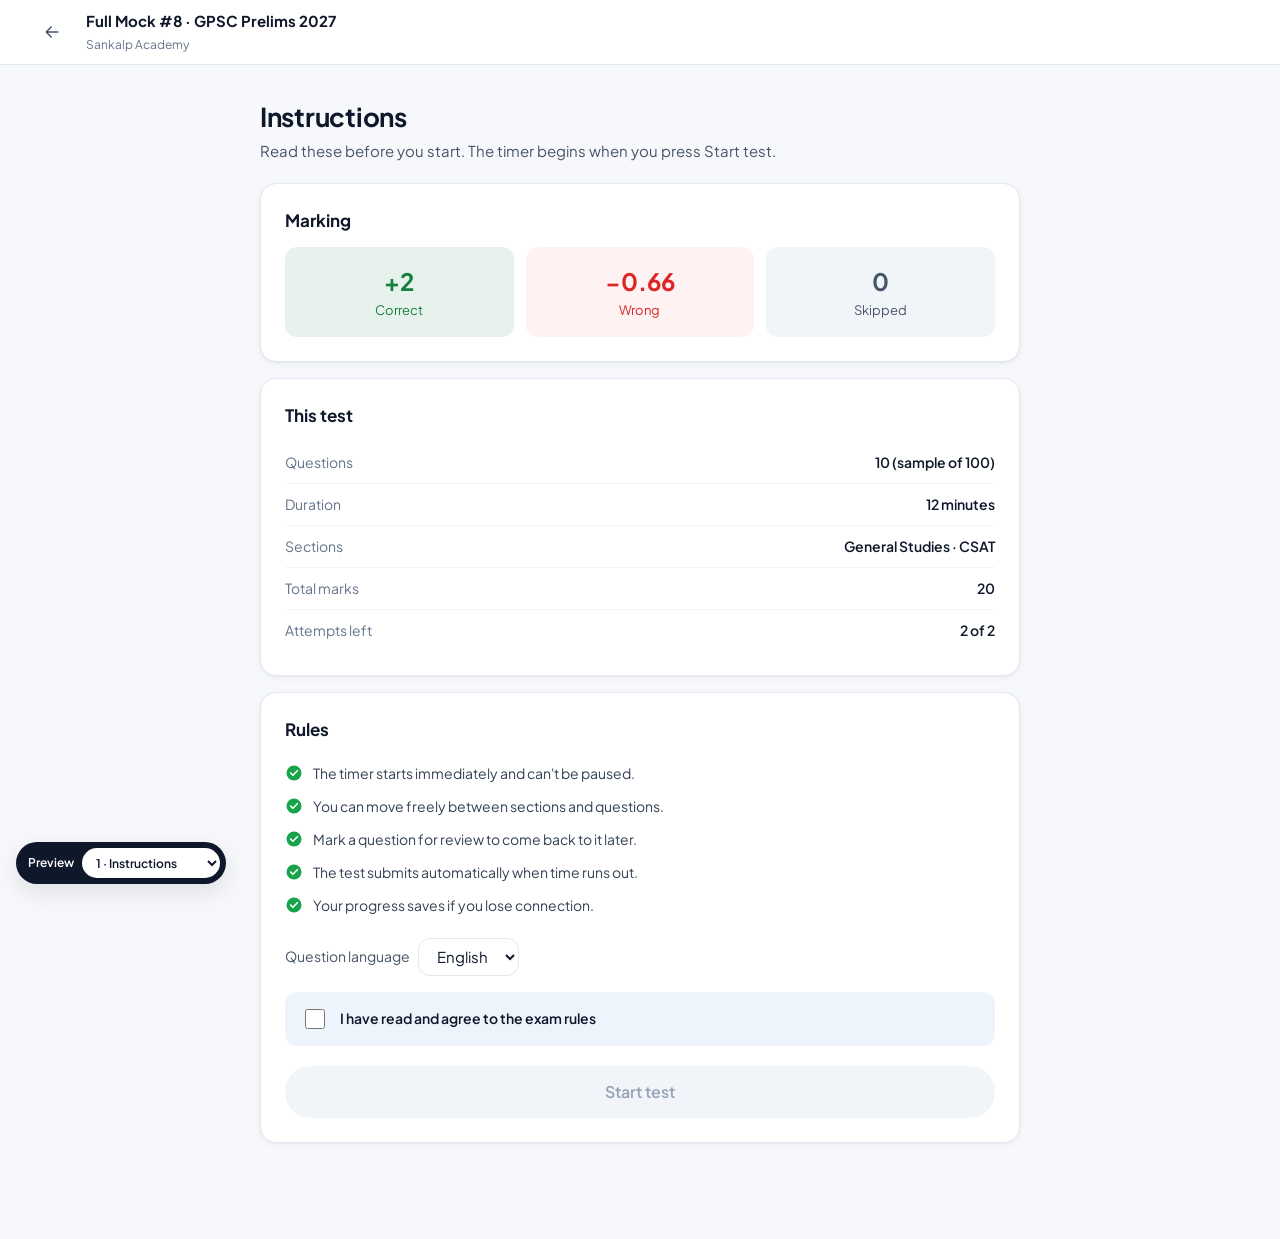
<file: test.html>
<!DOCTYPE html>
<html lang="en">
<head>
<meta charset="utf-8">
<meta name="viewport" content="width=device-width, initial-scale=1">
<title>Full Mock #8 · GPSC Prelims 2027 · MySankul</title>
<link rel="preconnect" href="https://fonts.googleapis.com">
<link rel="preconnect" href="https://fonts.gstatic.com" crossorigin>
<link href="https://fonts.googleapis.com/css2?family=Plus+Jakarta+Sans:wght@400;500;600;700;800&display=swap" rel="stylesheet">
<style>
/* ==========================================================
   MySankul — App design system (web)
   Source of truth: MySankul student mobile app screens.
   Scope: profile.html, institute.html, signin.html ONLY.

   COLOR RULES (one system, no extras)
   - Blue   #166ACA  → every action: buttons, links, selected tabs, toggles, focus
   - Green  #15803D  → institute identity (header) + success (verified, paid, % off, valid till)
   - Red    #DC2626  → danger / failed / errors + SkillSankul entry point
   - Amber  #F59E0B  → ratings stars, pending, "Top rated", warnings
   - Purple #7C3AED  → "Purchased" state only
   - Slate  neutrals → all text, borders, surfaces
   TYPE: Plus Jakarta Sans · 12/13/14/16/18/20/24/28/32 (whole numbers) · 500/600/700
   ICONS: one line set · 24 grid · 1.8 stroke · round caps
   ========================================================== */

:root {
  /* Blue — primary action */
  --blue-50:  #EEF4FB;
  --blue-100: #E8F0FA;
  --blue-200: #D0E1F4;
  --blue-600: #166ACA;
  --blue-700: #1257A8;
  --blue-800: #0F4A8F;

  /* Green — institute + success */
  --green-50:  #E8F2EC;
  --green-100: #DCFCE7;
  --green-600: #16A34A;
  --green-700: #15803D;

  /* Red — danger */
  --red-50:  #FEF2F2;
  --red-100: #FEE2E2;
  --red-600: #DC2626;
  --red-700: #B91C1C;

  /* Amber — rating / pending / warning */
  --amber-50:  #FFFBEB;
  --amber-100: #FEF3C7;
  --amber-400: #FBBF24;
  --amber-500: #F59E0B;
  --amber-800: #92400E;

  /* Purple — purchased only */
  --purple-50:  #F5F3FF;
  --purple-600: #7C3AED;

  /* Slate — text, lines, surfaces */
  --slate-900: #0F172A;
  --slate-800: #1E293B;
  --slate-600: #475569;
  --slate-500: #64748B;
  --slate-400: #94A3B8;
  --slate-200: #E2E8F0;
  --slate-100: #F1F5F9;
  --bg:        #F6F8FB;
  --white:     #FFFFFF;

  --font: "Plus Jakarta Sans", system-ui, -apple-system, "Segoe UI", sans-serif;

  --r-8: 8px; --r-12: 12px; --r-16: 16px; --r-20: 20px; --pill: 999px;
  --shadow-card: 0 1px 2px rgba(15, 23, 42, .04), 0 2px 8px rgba(15, 23, 42, .04);
  --shadow-float: 0 8px 24px rgba(15, 23, 42, .10);
  --header-h: 72px;
  --container: 1264px;  /* 1216px content + 24px padding each side */
}

*, *::before, *::after { box-sizing: border-box; }
[hidden] { display: none !important; }
html { -webkit-text-size-adjust: 100%; scroll-behavior: smooth; }
body { margin: 0; font-family: var(--font); font-size: 14px; line-height: 1.5; color: var(--slate-900); background: var(--bg); -webkit-font-smoothing: antialiased; }
img, svg { display: block; max-width: 100%; }
a { color: inherit; text-decoration: none; }
button { font: inherit; color: inherit; background: none; border: 0; cursor: pointer; padding: 0; }
input, select, textarea { font: inherit; color: inherit; }
h1, h2, h3, h4, p { margin: 0; }
ul { list-style: none; margin: 0; padding: 0; }
:focus-visible { outline: 3px solid var(--blue-200); outline-offset: 2px; border-radius: 8px; }
.sr-only { position: absolute; width: 1px; height: 1px; overflow: hidden; clip: rect(0 0 0 0); white-space: nowrap; }
.skip-link { position: absolute; left: 16px; top: -60px; z-index: 100; background: var(--slate-900); color: #fff; padding: 10px 16px; border-radius: var(--r-8); }
.skip-link:focus { top: 12px; }
.container { width: 100%; max-width: var(--container); margin: 0 auto; padding: 0 24px; }

/* ---------- Icons ---------- */
.icon { width: 20px; height: 20px; flex: none; fill: none; stroke: currentColor; stroke-width: 1.8; stroke-linecap: round; stroke-linejoin: round; }
.icon-14 { width: 14px; height: 14px; }
.icon-16 { width: 16px; height: 16px; }
.icon-24 { width: 24px; height: 24px; }
.star { color: var(--amber-500); fill: var(--amber-500); stroke: none; }
.tick { width: 16px; height: 16px; color: var(--blue-600); flex: none; } /* verified institute tick = blue, as in app */

/* ---------- Type ---------- */
.t-32 { font-size: 32px; line-height: 1.2; font-weight: 700; letter-spacing: -.01em; }
.t-28 { font-size: 28px; line-height: 1.25; font-weight: 700; letter-spacing: -.01em; }
.t-24 { font-size: 24px; line-height: 1.3; font-weight: 700; }
.t-20 { font-size: 20px; line-height: 1.35; font-weight: 700; }
.t-18 { font-size: 18px; line-height: 1.4; font-weight: 700; }
.t-16 { font-size: 16px; line-height: 1.45; font-weight: 600; }
.t-14 { font-size: 14px; }
.t-13 { font-size: 13px; }
.t-12 { font-size: 12px; }
.w-500 { font-weight: 500; } .w-600 { font-weight: 600; } .w-700 { font-weight: 700; }
.c-900 { color: var(--slate-900); } .c-600 { color: var(--slate-600); } .c-500 { color: var(--slate-500); } .c-400 { color: var(--slate-400); }
.c-blue { color: var(--blue-600); } .c-green { color: var(--green-700); } .c-red { color: var(--red-600); }
.sec-label { font-size: 12px; font-weight: 700; letter-spacing: .04em; text-transform: uppercase; color: var(--slate-500); }
.sec-rule { display: flex; align-items: center; gap: 12px; font-size: 16px; font-weight: 600; color: var(--blue-600); }
.sec-rule::before, .sec-rule::after { content: ""; flex: 1; height: 1px; background: var(--slate-200); }
.strike { text-decoration: line-through; color: var(--slate-400); font-size: 13px; }
.dot-sep::before { content: "·"; margin: 0 6px; color: var(--slate-400); }

/* ---------- Buttons (pill, as in app) ---------- */
.btn {
  display: inline-flex; align-items: center; justify-content: center; gap: 8px;
  height: 48px; padding: 0 24px; border-radius: var(--pill);
  font-size: 15px; font-weight: 600; white-space: nowrap;
  transition: background .15s ease, color .15s ease, border-color .15s ease, opacity .15s;
}
.btn:disabled, .btn[aria-disabled="true"] { cursor: not-allowed; }
.btn-primary { background: var(--blue-600); color: #fff; }
.btn-primary:hover:not(:disabled) { background: var(--blue-700); }
.btn-primary:disabled { background: var(--slate-100); color: var(--slate-400); }
.btn-soft { background: var(--slate-100); color: var(--slate-800); }
.btn-soft:hover { background: var(--slate-200); }
.btn-outline { background: #fff; color: var(--slate-800); border: 1px solid var(--slate-200); }
.btn-outline:hover { border-color: var(--blue-200); color: var(--blue-600); }
.btn-blue-outline { background: #fff; color: var(--blue-600); border: 1.5px solid var(--blue-600); }
.btn-danger { background: var(--red-600); color: #fff; }
.btn-danger:hover { background: var(--red-700); }
.btn-lg { height: 52px; font-size: 16px; }
.btn-sm { height: 36px; padding: 0 16px; font-size: 13px; }
.btn-block { width: 100%; }
.link { color: var(--blue-600); font-weight: 600; display: inline-flex; align-items: center; gap: 4px; }
.link:hover { text-decoration: underline; }
.link-red { color: var(--red-600); font-weight: 600; }

/* ---------- Status chips ---------- */
.chip-s {
  display: inline-flex; align-items: center; gap: 4px; height: 24px; padding: 0 8px; border-radius: 6px;
  font-size: 12px; font-weight: 600; white-space: nowrap;
}
.chip-s .icon { width: 14px; height: 14px; }
.chip-s.caps { text-transform: uppercase; letter-spacing: .02em; font-size: 11px; font-weight: 700; }
.s-green  { background: var(--green-100); color: var(--green-700); }
.s-blue   { background: var(--blue-100);  color: var(--blue-600); }
.s-purple { background: var(--purple-50); color: var(--purple-600); }
.s-red    { background: var(--red-100);   color: var(--red-600); }
.s-amber  { background: var(--amber-100); color: var(--amber-800); }
.s-gold   { background: var(--amber-400); color: #78350F; }
.s-slate  { background: var(--slate-100); color: var(--slate-600); }

/* Filter pills (All / Courses / …) */
.pills { display: flex; gap: 8px; flex-wrap: wrap; }
.pill {
  height: 36px; padding: 0 16px; border-radius: var(--pill); border: 1px solid var(--slate-200); background: #fff;
  font-size: 13px; font-weight: 600; color: var(--slate-600); display: inline-flex; align-items: center; gap: 6px;
}
.pill:hover { border-color: var(--blue-200); color: var(--blue-600); }
.pill[aria-pressed="true"] { background: var(--blue-600); border-color: var(--blue-600); color: #fff; }

/* Segmented tabs (Courses 42 / Faculty 12 …) */
.seg-tabs { display: flex; gap: 4px; padding: 6px; background: var(--slate-100); border-radius: var(--pill); overflow-x: auto; scrollbar-width: none; }
.seg-tabs::-webkit-scrollbar { display: none; }
.seg-tab {
  flex: 1; min-width: max-content; height: 44px; padding: 0 20px; border-radius: var(--pill);
  font-size: 15px; font-weight: 600; color: var(--slate-500); display: inline-flex; align-items: center; justify-content: center; gap: 6px;
}
.seg-tab .n { font-size: 13px; font-weight: 600; color: var(--slate-400); }
.seg-tab:hover { color: var(--slate-800); }
.seg-tab[aria-selected="true"] { background: #fff; color: var(--blue-600); box-shadow: var(--shadow-card); }
[role="tabpanel"][hidden] { display: none; }

/* ---------- Surfaces ---------- */
.card { background: #fff; border: 1px solid var(--slate-200); border-radius: var(--r-16); box-shadow: var(--shadow-card); }
.card-p { padding: 20px; }
.divider { height: 1px; background: var(--slate-200); border: 0; margin: 0; }

/* Initials tiles */
.tile {
  width: 44px; height: 44px; border-radius: var(--r-12); flex: none;
  display: grid; place-items: center; color: #fff; font-weight: 700; font-size: 15px;
  background: linear-gradient(160deg, #1E7FE0, var(--blue-700));
}
.tile.green { background: var(--green-600); }
.tile-sm { width: 22px; height: 22px; border-radius: 6px; font-size: 10px; }
.tile-lg { width: 64px; height: 64px; border-radius: var(--r-16); font-size: 22px; }
.tile-xl { width: 88px; height: 88px; border-radius: var(--r-20); font-size: 30px; }
.avatar { width: 40px; height: 40px; border-radius: 50%; flex: none; display: grid; place-items: center; font-weight: 700; font-size: 14px; background: var(--blue-100); color: var(--blue-600); }
.avatar-56 { width: 56px; height: 56px; font-size: 18px; }

/* Icon tile (menu rows) — single tint for every row */
.ic-tile { width: 36px; height: 36px; border-radius: 10px; display: grid; place-items: center; background: var(--blue-50); color: var(--blue-600); flex: none; }
.ic-tile.red { background: var(--red-50); color: var(--red-600); }
.ic-tile.green { background: var(--green-100); color: var(--green-700); }

/* Thumbnails */
.thumb-sq { width: 64px; height: 64px; border-radius: var(--r-12); flex: none; background: linear-gradient(160deg, #2A9BF0 0%, var(--blue-600) 55%, var(--blue-800) 100%); }
.cover {
  position: relative; overflow: hidden;
  background:
    repeating-linear-gradient(0deg, rgba(255,255,255,.07) 0 2px, transparent 2px 9px),
    linear-gradient(135deg, #64748B 0%, #334155 60%, #1E293B 100%);
}
.cover-blue { background: linear-gradient(160deg, #2A9BF0 0%, var(--blue-600) 55%, var(--blue-800) 100%); }

/* Progress */
.bar { height: 6px; border-radius: var(--pill); background: var(--slate-100); overflow: hidden; }
.bar > span { display: block; height: 100%; border-radius: inherit; background: var(--blue-600); }
.bar.green > span { background: var(--green-600); }

/* ---------- Forms ---------- */
.field { display: flex; flex-direction: column; gap: 6px; }
.field > label { font-size: 12px; font-weight: 600; color: var(--slate-600); text-transform: uppercase; letter-spacing: .03em; }
.field > label .req { color: var(--red-600); }
.input, .select {
  height: 48px; width: 100%; border: 1px solid var(--slate-200); border-radius: var(--r-12); background: #fff; padding: 0 14px;
  font-size: 15px; color: var(--slate-900); transition: border-color .15s, box-shadow .15s;
}
.input::placeholder { color: var(--slate-400); }
.input:focus, .select:focus { outline: none; border-color: var(--blue-600); box-shadow: 0 0 0 4px var(--blue-100); }
.input.is-error { border-color: var(--red-600); box-shadow: 0 0 0 4px var(--red-50); }
.input:disabled { background: var(--slate-100); color: var(--slate-500); }
.help { font-size: 12px; color: var(--slate-500); }
.help.err { color: var(--red-600); font-weight: 600; display: flex; gap: 4px; align-items: center; }
.search { position: relative; }
.search .icon { position: absolute; left: 14px; top: 50%; transform: translateY(-50%); color: var(--slate-400); }
.search .input { padding-left: 44px; }

.switch { position: relative; width: 44px; height: 26px; flex: none; }
.switch input { position: absolute; inset: 0; opacity: 0; margin: 0; cursor: pointer; z-index: 1; }
.switch span { position: absolute; inset: 0; border-radius: var(--pill); background: var(--slate-200); transition: background .15s; }
.switch span::after { content: ""; position: absolute; top: 3px; left: 3px; width: 20px; height: 20px; border-radius: 50%; background: #fff; box-shadow: 0 1px 2px rgba(15,23,42,.2); transition: transform .15s; }
.switch input:checked + span { background: var(--blue-600); }
.switch input:checked + span::after { transform: translateX(18px); }
.switch input:focus-visible + span { outline: 3px solid var(--blue-200); outline-offset: 2px; }

/* ---------- Header (these pages) ---------- */
.hdr { position: sticky; top: 0; z-index: 50; background: #fff; border-bottom: 1px solid var(--slate-200); }
.hdr .container { height: var(--header-h); display: flex; align-items: center; gap: 24px; }
.brand { display: flex; align-items: center; gap: 10px; font-size: 18px; font-weight: 700; color: var(--slate-900); }
.brand-mark { width: 32px; height: 32px; border-radius: 10px; background: var(--blue-600); color: #fff; display: grid; place-items: center; font-size: 16px; font-weight: 700; }
.hdr-nav { display: flex; gap: 4px; }
.hdr-nav a { height: 40px; padding: 0 14px; border-radius: var(--pill); display: inline-flex; align-items: center; font-size: 14px; font-weight: 600; color: var(--slate-600); }
.hdr-nav a:hover { background: var(--slate-100); color: var(--slate-900); }
.hdr-nav a[aria-current="page"] { background: var(--blue-50); color: var(--blue-600); }
.hdr-search { flex: 1; max-width: 380px; }
.hdr-search .input { height: 40px; border-radius: var(--pill); background: var(--bg); font-size: 14px; }
.hdr-actions { margin-left: auto; display: flex; align-items: center; gap: 8px; }
.icon-btn { width: 40px; height: 40px; border-radius: 50%; display: grid; place-items: center; color: var(--slate-600); position: relative; }
.icon-btn:hover { background: var(--slate-100); }
.icon-btn .badge-dot { position: absolute; top: 9px; right: 10px; width: 8px; height: 8px; border-radius: 50%; background: var(--red-600); border: 2px solid #fff; }
.hdr .avatar { width: 36px; height: 36px; background: var(--blue-600); color: #fff; }

/* ---------- Toast (3 variants, as in app) ---------- */
.toast {
  position: fixed; left: 50%; bottom: 24px; z-index: 120; transform: translate(-50%, 16px); opacity: 0; pointer-events: none;
  display: flex; align-items: center; gap: 10px; max-width: calc(100% - 32px); width: max-content;
  padding: 12px 16px; border-radius: var(--r-12); font-size: 14px; font-weight: 600; box-shadow: var(--shadow-float);
  transition: opacity .2s, transform .2s;
}
.toast.show { opacity: 1; transform: translate(-50%, 0); }
.toast.success { background: var(--green-700); color: #fff; }
.toast.warn { background: var(--amber-100); color: var(--amber-800); border: 1px solid #FDE68A; }
.toast.error { background: var(--red-100); color: var(--red-700); border: 1px solid #FECACA; }
.toast.info { background: var(--slate-900); color: #fff; }

/* ---------- Sheet / modal (bottom sheet on mobile) ---------- */
.sheet-bg { position: fixed; inset: 0; z-index: 100; background: rgba(15, 23, 42, .45); display: none; align-items: center; justify-content: center; padding: 16px; }
.sheet-bg.open { display: flex; }
.sheet { width: 100%; max-width: 440px; background: #fff; border-radius: var(--r-20); padding: 28px 24px 24px; text-align: center; box-shadow: var(--shadow-float); animation: sheetIn .22s ease; max-height: calc(100vh - 32px); overflow: auto; }
.sheet.left { text-align: left; }
.sheet .warn-ic { width: 56px; height: 56px; border-radius: 16px; margin: 0 auto 16px; display: grid; place-items: center; background: var(--red-50); color: var(--red-600); }
.sheet h2 { font-size: 20px; font-weight: 700; }
.sheet p.body { font-size: 14px; color: var(--slate-600); margin-top: 8px; }
.sheet .note { margin-top: 16px; padding: 12px 14px; border-radius: var(--r-12); background: var(--red-50); color: var(--red-700); font-size: 13px; font-weight: 600; border: 1px solid var(--red-100); }
.sheet .actions { display: flex; flex-direction: column; gap: 10px; margin-top: 20px; }
@keyframes sheetIn { from { opacity: 0; transform: translateY(12px); } to { opacity: 1; transform: none; } }
@media (max-width: 600px) {
  .sheet-bg { align-items: flex-end; padding: 0; }
  .sheet { max-width: none; border-radius: 24px 24px 0 0; padding-bottom: 32px; }
  .sheet::before { content: ""; display: block; width: 40px; height: 4px; border-radius: 4px; background: var(--slate-200); margin: -12px auto 20px; }
}

/* SkillSankul entry (red) */
.fab { position: fixed; right: 24px; bottom: 24px; z-index: 40; width: 56px; height: 56px; border-radius: 18px; background: var(--red-600); color: #fff; display: grid; place-items: center; box-shadow: 0 10px 24px rgba(220, 38, 38, .35); }
.fab:hover { background: var(--red-700); }

@media (max-width: 960px) {
  .hdr-nav, .hdr-search { display: none; }
}
@media (max-width: 600px) {
  .container { padding: 0 16px; }
  .fab { right: 16px; bottom: 16px; }
}
@media (prefers-reduced-motion: reduce) {
  *, *::before, *::after { animation: none !important; transition: none !important; scroll-behavior: auto !important; }
}

</style>
<style>
  /* ---------- Screen switching ---------- */
  body[data-s="instructions"] [data-screen]:not([data-screen~="instructions"]) { display: none !important; }
  body[data-s="player"] [data-screen]:not([data-screen~="player"]) { display: none !important; }
  body[data-s="result"] [data-screen]:not([data-screen~="result"]) { display: none !important; }
  body[data-s="solutions"] [data-screen]:not([data-screen~="solutions"]) { display: none !important; }
  body[data-s="leaderboard"] [data-screen]:not([data-screen~="leaderboard"]) { display: none !important; }

  /* ---------- Test top bar (focus mode: no site nav) ---------- */
  .tbar { position: sticky; top: 0; z-index: 40; background: #fff; border-bottom: 1px solid var(--slate-200); }
  .tbar .container { display: flex; align-items: center; gap: 14px; height: 64px; }
  .tbar .brand-mark { width: 32px; height: 32px; border-radius: 9px; background: linear-gradient(135deg, #2A7FDB, var(--blue-700)); color: #fff; display: grid; place-items: center; font-weight: 800; flex: none; }
  .tbar .ttl { min-width: 0; flex: 1; }
  .tbar .ttl b { display: block; font-size: 15px; font-weight: 700; white-space: nowrap; overflow: hidden; text-overflow: ellipsis; }
  .tbar .ttl span { font-size: 12px; color: var(--slate-500); }
  .timer { display: inline-flex; align-items: center; gap: 6px; height: 36px; padding: 0 14px; border-radius: var(--pill); background: var(--slate-100); font-size: 15px; font-weight: 700; font-variant-numeric: tabular-nums; }
  .timer.low { background: var(--red-50); color: var(--red-600); }
  .timer .icon { width: 16px; height: 16px; }
  .pal-open { display: none; }

  /* ---------- Shared ---------- */
  .page { padding-top: 32px; padding-bottom: 96px; }
  .narrow { max-width: 760px; margin: 0 auto; }
  .h1 { font-size: 26px; font-weight: 700; letter-spacing: -.01em; }
  .sub { font-size: 15px; color: var(--slate-600); margin-top: 4px; }
  .sc { padding: 24px; }
  .sc + .sc { margin-top: 16px; }
  .sc h2 { font-size: 17px; font-weight: 700; margin-bottom: 14px; }

  /* ---------- Instructions ---------- */
  .marks { display: grid; grid-template-columns: repeat(3, 1fr); gap: 12px; }
  .marks div { padding: 16px; border-radius: var(--r-12); text-align: center; }
  .marks b { display: block; font-size: 24px; font-weight: 700; }
  .marks span { font-size: 13px; }
  .marks .c { background: var(--green-50); color: var(--green-700); }
  .marks .w { background: var(--red-50); color: var(--red-600); }
  .marks .s { background: var(--slate-100); color: var(--slate-600); }
  .kv div { display: flex; justify-content: space-between; padding: 10px 0; font-size: 14px; border-top: 1px solid var(--slate-100); }
  .kv div:first-child { border-top: 0; }
  .kv span { color: var(--slate-500); }
  .kv b { font-weight: 600; }
  .rules li { display: flex; gap: 10px; align-items: flex-start; padding: 6px 0; font-size: 14px; color: var(--slate-700, #334155); }
  .rules .icon { color: var(--green-600); width: 18px; height: 18px; flex: none; margin-top: 1px; }
  .agree { display: flex; gap: 12px; align-items: center; padding: 14px 16px; margin-top: 16px; border-radius: var(--r-12); background: var(--blue-50); font-size: 14px; font-weight: 600; cursor: pointer; }
  .agree input { width: 20px; height: 20px; accent-color: var(--blue-600); }
  .lang { display: flex; gap: 8px; align-items: center; font-size: 14px; color: var(--slate-600); margin-top: 16px; }
  .start-row { display: flex; gap: 12px; margin-top: 20px; }
  .start-row .btn-primary { flex: 1; }

  /* ---------- Player ---------- */
  .play { display: grid; grid-template-columns: minmax(0, 1fr) 320px; gap: 24px; align-items: start; padding-top: 24px; padding-bottom: 40px; }
  .qcard { padding: 0; overflow: hidden; }
  .sec-tabs { display: flex; gap: 6px; padding: 12px 16px; border-bottom: 1px solid var(--slate-100); overflow-x: auto; scrollbar-width: none; }
  .sec-tabs button { height: 34px; padding: 0 14px; border-radius: var(--pill); font-size: 13px; font-weight: 700; color: var(--slate-600); background: var(--slate-100); white-space: nowrap; }
  .sec-tabs button[aria-pressed="true"] { background: var(--blue-600); color: #fff; }
  .q-in { padding: 24px; }
  .q-top { display: flex; align-items: center; gap: 8px; flex-wrap: wrap; margin-bottom: 16px; }
  .q-top .qn { font-size: 14px; font-weight: 700; margin-right: 6px; }
  .q-top .bm { margin-left: auto; }
  .q-top .bm[aria-pressed="true"] { color: var(--blue-600); }
  .q-text { font-size: 18px; line-height: 1.55; font-weight: 600; color: var(--slate-900); }
  .opts { display: grid; gap: 10px; margin-top: 20px; }
  .opt { display: flex; align-items: center; gap: 14px; padding: 14px 16px; border: 1.5px solid var(--slate-200); border-radius: var(--r-12); cursor: pointer; font-size: 15px; transition: border-color .15s, background .15s; }
  .opt:hover { border-color: var(--blue-200); }
  .opt input { position: absolute; opacity: 0; }
  .opt .l { width: 30px; height: 30px; border-radius: 50%; border: 1.5px solid var(--slate-200); display: grid; place-items: center; font-size: 13px; font-weight: 700; color: var(--slate-600); flex: none; }
  .opt:has(input:checked) { border-color: var(--blue-600); background: var(--blue-50); }
  .opt:has(input:checked) .l { background: var(--blue-600); border-color: var(--blue-600); color: #fff; }
  .opt:has(input:focus-visible) { outline: 3px solid var(--blue-200); outline-offset: 2px; }
  .q-act { display: flex; align-items: center; gap: 10px; padding: 14px 24px; border-top: 1px solid var(--slate-100); background: var(--bg); flex-wrap: wrap; }
  .q-act .sp { flex: 1; }
  .btn-mark[aria-pressed="true"] { background: var(--purple-50); color: var(--purple-600); border-color: #DDD6FE; }

  /* Palette (matches the app's bottom sheet) */
  .pal { position: sticky; top: 88px; padding: 22px 20px 20px; }
  .pal-grab { display: none; width: 44px; height: 5px; border-radius: 99px; background: var(--slate-200); margin: 0 auto 16px; }
  .pal-h { display: flex; align-items: center; justify-content: space-between; margin-bottom: 14px; }
  .pal-h h2 { font-size: 20px; font-weight: 700; letter-spacing: -.01em; }
  .legend { display: flex; flex-wrap: wrap; gap: 8px 16px; font-size: 13px; font-weight: 500; color: var(--slate-600); padding-bottom: 4px; }
  .legend span { display: inline-flex; align-items: center; gap: 7px; white-space: nowrap; }
  .legend i { width: 16px; height: 16px; border-radius: 5px; flex: none; border: 1.5px solid transparent; }
  .pal-sec { margin-top: 20px; }
  .pal-sec small { display: block; font-size: 14px; font-weight: 700; letter-spacing: .03em; text-transform: uppercase; color: var(--slate-500); margin-bottom: 10px; }
  .grid-q { display: grid; grid-template-columns: repeat(auto-fill, minmax(44px, 1fr)); gap: 8px; }
  .qb { position: relative; aspect-ratio: 1; min-height: 44px; border-radius: 10px; font-size: 16px; font-weight: 700; border: 1.5px solid transparent; transition: transform .1s; }
  .qb:hover { transform: translateY(-1px); }
  .st-a  { background: var(--green-700); color: #fff; }
  .st-m  { background: var(--amber-500); color: #fff; }
  .st-am { background: var(--purple-600); color: #fff; }
  .st-na { background: #fff; color: var(--slate-600); border-color: #F5A3A3; }
  .st-nv { background: var(--slate-100); color: var(--slate-600); border-color: var(--slate-200); }
  .legend .st-a { background: var(--green-600); }
  .legend i.st-na { border-color: #F5A3A3; background: #fff; }
  .legend i.st-nv { border-color: var(--slate-300, #CBD5E1); }
  .qb.cur { box-shadow: 0 0 0 2px #fff, 0 0 0 4px var(--blue-600); }
  .pal-count { display: grid; grid-template-columns: repeat(4, minmax(0, 1fr)); gap: 8px; margin: 22px 0 16px; text-align: center; }
  .pal-count div { padding: 10px 4px; border-radius: 12px; background: var(--slate-100); }
  .pal-count b { display: block; font-size: 20px; font-weight: 700; line-height: 1.2; }
  .pal-count span { display: block; font-size: 10px; font-weight: 600; letter-spacing: .02em; text-transform: uppercase; color: var(--slate-600); white-space: nowrap; }
  .pal-count .ca b { color: var(--green-700); } .pal-count .cm b { color: var(--amber-500); } .pal-count .cs b { color: var(--red-600); } .pal-count .cn b { color: var(--slate-600); }
  .btn-sub { width: 100%; height: 52px; border-radius: var(--pill); background: #DC3E2E; color: #fff; font-size: 17px; font-weight: 700; box-shadow: 0 4px 0 #A82A1D; transition: transform .1s, box-shadow .1s; }
  .btn-sub:hover { background: #CF3526; }
  .btn-sub:active { transform: translateY(3px); box-shadow: 0 1px 0 #A82A1D; }
  #pal-close { width: 36px; height: 36px; border-radius: 10px; background: var(--slate-100); }
  .sec-tabs button .sc { font-weight: 600; opacity: .75; margin-left: 4px; }
  .pal-bg { display: none; }
  @media (min-width: 1001px) { #pal-close { display: none; } }

  /* Submit sheet counts */
  .sum3 { display: grid; grid-template-columns: repeat(3, 1fr); gap: 8px; margin-top: 16px; }
  .sum3 div { padding: 12px 8px; border-radius: 12px; }
  .sum3 b { display: block; font-size: 22px; }
  .sum3 span { font-size: 12px; }
  .sum3 .a { background: var(--green-50); color: var(--green-700); }
  .sum3 .n { background: var(--red-50); color: var(--red-600); }
  .sum3 .m { background: var(--purple-50); color: var(--purple-600); }

  /* ---------- Result ---------- */
  .res-hero { display: grid; grid-template-columns: minmax(0, 1fr) 340px; gap: 24px; align-items: stretch; }
  .score-card { position: relative; overflow: hidden; padding: 28px; border-radius: var(--r-20); background: linear-gradient(135deg, #1E7BE0, var(--blue-800)); color: #fff; display: flex; gap: 28px; align-items: center; }
  .score-card::after { content: ""; position: absolute; right: -80px; top: -80px; width: 260px; height: 260px; border-radius: 50%; background: rgba(255,255,255,.08); }
  .ring { --p: 70; position: relative; width: 150px; height: 150px; border-radius: 50%; background: conic-gradient(#fff calc(var(--p) * 1%), rgba(255,255,255,.2) 0); display: grid; place-items: center; flex: none; }
  .ring > div { width: 122px; height: 122px; border-radius: 50%; background: var(--blue-700); display: grid; place-items: center; text-align: center; }
  .ring b { display: block; font-size: 30px; font-weight: 800; line-height: 1; }
  .ring span { font-size: 13px; opacity: .8; }
  .score-card h1 { font-size: 24px; font-weight: 700; }
  .score-card p { font-size: 14px; opacity: .85; margin-top: 4px; }
  .rank-row { display: flex; gap: 10px; flex-wrap: wrap; margin-top: 16px; }
  .rank-row span { display: inline-flex; align-items: center; gap: 6px; height: 32px; padding: 0 12px; border-radius: var(--pill); background: rgba(255,255,255,.14); font-size: 13px; font-weight: 700; }
  .rank-row .icon { width: 16px; height: 16px; }
  .cws { display: grid; grid-template-columns: repeat(3, 1fr); text-align: center; overflow: hidden; }
  .cws div { padding: 16px 8px; }
  .cws div + div { border-left: 1px solid var(--slate-100); }
  .cws b { display: block; font-size: 24px; font-weight: 700; }
  .cws span { font-size: 13px; color: var(--slate-500); }
  .cws .c b { color: var(--green-700); }
  .cws .w b { color: var(--red-600); }
  .side-stats { display: grid; gap: 12px; }
  .res-grid { display: grid; grid-template-columns: minmax(0, 1fr) 340px; gap: 24px; margin-top: 24px; align-items: start; }
  table.secs { width: 100%; border-collapse: collapse; font-size: 14px; }
  table.secs th { text-align: left; font-size: 12px; font-weight: 700; letter-spacing: .04em; text-transform: uppercase; color: var(--slate-500); padding: 0 0 10px; }
  table.secs td { padding: 12px 0; border-top: 1px solid var(--slate-100); }
  table.secs td:not(:first-child), table.secs th:not(:first-child) { text-align: right; }
  .acc-bar { display: flex; align-items: center; gap: 8px; justify-content: flex-end; }
  .acc-bar .bar { width: 80px; }
  .insight { display: flex; gap: 12px; align-items: flex-start; padding: 14px 16px; border-radius: var(--r-12); background: var(--amber-50); border: 1px solid var(--amber-100); font-size: 14px; }
  .insight .icon { color: var(--amber-500); flex: none; }
  .res-acts { display: flex; gap: 10px; flex-wrap: wrap; margin-top: 24px; }

  /* ---------- Solutions ---------- */
  .sol-top { display: flex; justify-content: space-between; align-items: flex-end; gap: 16px; flex-wrap: wrap; margin-bottom: 20px; }
  .sol { padding: 22px 24px; }
  .sol + .sol { margin-top: 14px; }
  .sol .q-top { margin-bottom: 10px; }
  .sol .q-text { font-size: 16px; }
  .sol .opts { margin-top: 14px; gap: 8px; }
  .sol .opt { cursor: default; padding: 12px 14px; font-size: 14px; }
  .sol .opt:hover { border-color: var(--slate-200); }
  .sol .opt.ok { border-color: var(--green-600); background: var(--green-50); }
  .sol .opt.ok .l { background: var(--green-600); border-color: var(--green-600); color: #fff; }
  .sol .opt.bad { border-color: var(--red-600); background: var(--red-50); }
  .sol .opt.bad .l { background: var(--red-600); border-color: var(--red-600); color: #fff; }
  .sol .opt .tag { margin-left: auto; font-size: 12px; font-weight: 700; }
  .sol .opt.ok .tag { color: var(--green-700); }
  .sol .opt.bad .tag { color: var(--red-600); }
  .expl { margin-top: 14px; padding: 14px 16px; border-radius: var(--r-12); background: var(--blue-50); font-size: 14px; line-height: 1.6; color: var(--slate-800); }
  .expl b { display: block; font-size: 12px; font-weight: 700; letter-spacing: .04em; text-transform: uppercase; color: var(--blue-700); margin-bottom: 4px; }
  .sol-foot { display: flex; align-items: center; gap: 8px; margin-top: 12px; font-size: 12px; color: var(--slate-500); }
  .sol-foot .bm { margin-left: auto; }
  .sol-foot .bm[aria-pressed="true"] { color: var(--blue-600); }

  /* ---------- Leaderboard ---------- */
  .lb-hero { position: relative; margin: 20px -24px 0; padding: 12px 24px 0; border-radius: var(--r-20); background: linear-gradient(180deg, #F8FAFD, #EEF2F7); overflow: hidden; }
  .lb-hero svg { display: block; width: 100%; max-width: 760px; height: auto; margin: 0 auto; }
  .lb-hero text { font-family: var(--font); }
  .lb-grid { display: grid; grid-template-columns: minmax(0, 1fr) 380px; gap: 32px; margin-top: 32px; align-items: start; }
  .lb-lbl { font-size: 15px; font-weight: 700; letter-spacing: .04em; text-transform: uppercase; color: var(--slate-500); margin: 0 0 14px; }
  .lb-card { display: flex; align-items: center; gap: 16px; padding: 16px 20px; background: #fff; border: 1px solid var(--slate-200); border-radius: var(--r-16); box-shadow: 0 2px 8px rgba(15,23,42,.05); }
  .lb-card + .lb-card { margin-top: 12px; }
  .lb-card .rk { min-width: 24px; font-size: 16px; font-weight: 600; color: var(--slate-400); text-align: center; white-space: nowrap; }
  .lb-av { width: 48px; height: 48px; border-radius: 50%; flex: none; display: grid; place-items: center; color: #fff; font-size: 15px; font-weight: 700; background: radial-gradient(circle at 35% 30%, #3E8BE8, #0F4A8F 75%); box-shadow: inset 0 -2px 6px rgba(0,0,0,.15); }
  .lb-card .grow { flex: 1; min-width: 0; }
  .lb-card .grow b { display: block; font-size: 17px; font-weight: 600; color: var(--slate-900); }
  .lb-card .grow small { font-size: 14px; color: var(--slate-500); }
  .lb-card .grow b, .lb-card .grow small { display: block; white-space: nowrap; overflow: hidden; text-overflow: ellipsis; }
  .lb-card .pts { font-size: 22px; font-weight: 700; color: var(--blue-700); }
  .me-box { border: 1.5px solid var(--blue-600); border-radius: var(--r-16); overflow: hidden; background: var(--blue-50); }
  .me-box .lb-card { border: 0; border-radius: 0; box-shadow: none; background: transparent; }
  .me-box .lb-card .rk { color: var(--blue-600); font-weight: 700; }
  .me-box .tip { padding: 14px 20px; background: var(--amber-100); border-top: 1.5px solid var(--blue-600); color: var(--amber-800); font-size: 15px; font-weight: 600; text-align: center; }
  .me-box .tip b { font-weight: 800; }
  .me-acts { display: grid; gap: 10px; margin-top: 16px; }

  .proto { position: fixed; left: 16px; bottom: 16px; z-index: 110; display: flex; align-items: center; gap: 8px; padding: 6px 6px 6px 12px; border-radius: var(--pill); background: var(--slate-900); color: #fff; font-size: 12px; font-weight: 600; box-shadow: var(--shadow-float); }
  .proto select { height: 30px; border-radius: var(--pill); border: 0; padding: 0 10px; font-size: 12px; font-weight: 600; background: #fff; color: var(--slate-900); }

  @media (max-width: 1000px) {
    .play { grid-template-columns: minmax(0, 1fr); }
    .pal-open { display: inline-flex; }
    .pal { position: fixed; left: 0; right: 0; bottom: 0; top: auto; z-index: 120; max-height: 86vh; overflow-y: auto; scrollbar-width: none; border-radius: 20px 20px 0 0; transform: translateY(105%); transition: transform .25s ease; box-shadow: 0 -12px 40px rgba(15,23,42,.18); }
    .pal.open { transform: none; }
    .pal-grab { display: block; }
    .pal-bg { display: block; position: fixed; inset: 0; z-index: 119; background: rgba(15,23,42,.45); opacity: 0; pointer-events: none; transition: opacity .2s; }
    .pal-bg.open { opacity: 1; pointer-events: auto; }
    .res-hero, .res-grid, .lb-grid { grid-template-columns: minmax(0, 1fr); }
  }
  @media (max-width: 640px) {
    .tbar .container { gap: 10px; }
    .tbar .ttl span { display: none; }
    .tbar .btn-submit { display: none; }
    .tbar .brand-mark { display: none !important; }
    table.secs th:nth-child(2), table.secs td:nth-child(2) { display: none; }
    .q-act .btn-mark { flex: 1 1 auto; }
    .page { padding-top: 20px; }
    .h1 { font-size: 22px; }
    .sc { padding: 20px 16px; }
    .q-in { padding: 18px 16px; }
    .q-text { font-size: 16px; }
    .q-act { padding: 12px 16px; position: sticky; bottom: 0; }
    .q-act .clr { display: none; }
    .q-act .btn { flex: 1; }
    .q-act .sp { display: none; }
    .score-card { flex-direction: column; text-align: center; padding: 24px 20px; }
    .rank-row { justify-content: center; }
    .res-acts .btn { flex: 1; }
    .sol { padding: 18px 16px; }
    .lb-hero { margin: 16px -16px 0; border-radius: 0; padding: 8px 8px 0; }
    .lb-card { padding: 14px 16px; gap: 12px; }
    .lb-av { width: 42px; height: 42px; }
    .lb-card .grow b { font-size: 16px; }
    .lb-card .pts { font-size: 20px; }
    .proto { bottom: 80px; }
    .proto span { display: none; }
  }
</style>
</head>
<body data-s="instructions">
<a class="skip-link" href="#main">Skip to content</a>

<!-- ================= TOP BAR ================= -->
<header class="tbar">
  <div class="container">
    <a href="series.html?as=student" class="icon-btn" aria-label="Back to test series" data-screen="instructions result solutions leaderboard"><svg class="icon"><use href="#i-arrow-left"/></svg></a>
    <span class="brand-mark" data-screen="player" aria-hidden="true">S</span>
    <div class="ttl"><b>Full Mock #8 · GPSC Prelims 2027</b><span>Sankalp Academy</span></div>
    <span class="timer" id="timer" data-screen="player" role="timer" aria-live="off"><svg class="icon"><use href="#i-clock"/></svg><span id="t-left">12:00</span></span>
    <button class="btn btn-outline btn-sm pal-open" data-screen="player" id="pal-open" aria-controls="pal"><svg class="icon icon-16"><use href="#i-grid"/></svg>Questions</button>
    <button class="btn btn-danger btn-sm btn-submit" data-screen="player" data-submit>Submit test</button>
    <a href="test.html#leaderboard" class="btn btn-outline btn-sm" data-screen="result solutions" data-go="leaderboard"><svg class="icon icon-16"><use href="#i-trophy"/></svg>Leaderboard</a>
  </div>
</header>

<main id="main">

<!-- ================= 1. INSTRUCTIONS ================= -->
<section class="container page" data-screen="instructions">
  <div class="narrow">
    <h1 class="h1">Instructions</h1>
    <p class="sub">Read these before you start. The timer begins when you press Start test.</p>
    <div class="card sc" style="margin-top:20px">
      <h2>Marking</h2>
      <div class="marks"><div class="c"><b>+2</b><span>Correct</span></div><div class="w"><b>−0.66</b><span>Wrong</span></div><div class="s"><b>0</b><span>Skipped</span></div></div>
    </div>
    <div class="card sc">
      <h2>This test</h2>
      <div class="kv">
        <div><span>Questions</span><b>10 (sample of 100)</b></div>
        <div><span>Duration</span><b>12 minutes</b></div>
        <div><span>Sections</span><b>General Studies · CSAT</b></div>
        <div><span>Total marks</span><b>20</b></div>
        <div><span>Attempts left</span><b>2 of 2</b></div>
      </div>
    </div>
    <div class="card sc">
      <h2>Rules</h2>
      <ul class="rules">
        <li><svg class="icon"><use href="#i-check-circle"/></svg>The timer starts immediately and can't be paused.</li>
        <li><svg class="icon"><use href="#i-check-circle"/></svg>You can move freely between sections and questions.</li>
        <li><svg class="icon"><use href="#i-check-circle"/></svg>Mark a question for review to come back to it later.</li>
        <li><svg class="icon"><use href="#i-check-circle"/></svg>The test submits automatically when time runs out.</li>
        <li><svg class="icon"><use href="#i-check-circle"/></svg>Your progress saves if you lose connection.</li>
      </ul>
      <label class="lang">Question language
        <select class="select" style="height:38px;width:auto" aria-label="Question language"><option>English</option><option>ગુજરાતી</option></select>
      </label>
      <label class="agree"><input type="checkbox" id="agree">I have read and agree to the exam rules</label>
      <div class="start-row"><button class="btn btn-primary btn-lg" id="start" disabled>Start test</button></div>
    </div>
  </div>
</section>

<!-- ================= 2. PLAYER ================= -->
<section class="container play" data-screen="player">
  <div class="card qcard">
    <div class="sec-tabs" id="sec-tabs" role="group" aria-label="Sections"></div>
    <div class="q-in" aria-live="polite">
      <div class="q-top">
        <span class="qn" id="q-n">Question 1 of 10</span>
        <span class="chip-s caps s-blue" id="q-sub">Polity</span>
        <span class="chip-s caps s-slate">Single choice</span>
        <span class="chip-s s-green">+2 / −0.66</span>
        <button class="icon-btn bm" id="q-bm" aria-pressed="false" aria-label="Bookmark question"><svg class="icon"><use href="#i-bookmark"/></svg></button>
      </div>
      <p class="q-text" id="q-text"></p>
      <div class="opts" id="q-opts" role="radiogroup" aria-labelledby="q-text"></div>
    </div>
    <div class="q-act">
      <button class="btn btn-outline btn-mark" id="mark" aria-pressed="false"><svg class="icon icon-16"><use href="#i-bookmark"/></svg>Mark for review</button>
      <button class="link clr" id="clear">Clear response</button>
      <span class="sp"></span>
      <button class="btn btn-soft" id="prev" aria-label="Previous question"><svg class="icon"><use href="#i-arrow-left"/></svg></button>
      <button class="btn btn-primary" id="next">Save &amp; next<svg class="icon icon-16"><use href="#i-arrow-right"/></svg></button>
    </div>
  </div>

  <aside class="card pal" id="pal" aria-label="Question palette">
    <div class="pal-grab" aria-hidden="true"></div>
    <div class="pal-h"><h2>Question palette</h2><button class="icon-btn" id="pal-close" aria-label="Close palette"><svg class="icon"><use href="#i-x"/></svg></button></div>
    <div class="legend">
      <span><i class="st-a"></i>Answered</span>
      <span><i class="st-m"></i>Marked</span>
      <span><i class="st-am"></i>Ans+marked</span>
      <span><i class="st-na"></i>Not answered</span>
      <span><i class="st-nv"></i>Not visited</span>
    </div>
    <div id="pal-secs"></div>
    <div class="pal-count"><div class="ca"><b id="c-a">0</b><span>Answered</span></div><div class="cm"><b id="c-m">0</b><span>Marked</span></div><div class="cs"><b id="c-s">0</b><span>Skipped</span></div><div class="cn"><b id="c-n">10</b><span>Not seen</span></div></div>
    <button class="btn-sub" data-submit>Submit test</button>
  </aside>
  <div class="pal-bg" id="pal-bg"></div>
</section>

<!-- ================= 3. RESULT ================= -->
<section class="container page" data-screen="result">
  <div class="res-hero">
    <div class="score-card">
      <div class="ring" id="r-ring"><div><div><b id="r-score">0</b><span>out of 20</span></div></div></div>
      <div style="position:relative;z-index:1">
        <h1 id="r-head">Good attempt, Riya</h1>
        <p>Full Mock #8 · GPSC Prelims 2027 · submitted today</p>
        <div class="rank-row">
          <span><svg class="icon"><use href="#i-trophy"/></svg>Rank #<b id="r-rank">0</b> of 5,880</span>
          <span id="r-pct">Top 0%</span>
        </div>
      </div>
    </div>
    <div class="side-stats">
      <div class="card cws"><div class="c"><b id="r-c">0</b><span>Correct</span></div><div class="w"><b id="r-w">0</b><span>Wrong</span></div><div><b id="r-s">0</b><span>Skipped</span></div></div>
      <div class="card sc" style="padding:18px 20px">
        <div class="kv">
          <div><span>Time taken</span><b id="r-time">0m</b></div>
          <div><span>Avg. per question</span><b id="r-avg">0s</b></div>
          <div><span>Accuracy</span><b id="r-acc">0%</b></div>
        </div>
      </div>
    </div>
  </div>
  <div class="res-grid">
    <div class="card sc">
      <h2>Section-wise score</h2>
      <table class="secs">
        <thead><tr><th>Section</th><th>Correct</th><th>Marks</th><th>Accuracy</th></tr></thead>
        <tbody id="r-secs"></tbody>
      </table>
    </div>
    <div class="insight"><svg class="icon"><use href="#i-spark"/></svg><span id="r-tip">Your weakest area was CSAT. Try the CSAT sectional tests in this series before your next full mock.</span></div>
  </div>
  <div class="res-acts">
    <button class="btn btn-primary btn-lg" data-go="solutions"><svg class="icon"><use href="#i-file-text"/></svg>View solutions</button>
    <button class="btn btn-outline btn-lg" data-go="leaderboard"><svg class="icon"><use href="#i-trophy"/></svg>Leaderboard</button>
    <button class="btn btn-soft btn-lg" id="reattempt"><svg class="icon"><use href="#i-play"/></svg>Reattempt (1 left)</button>
  </div>
</section>

<!-- ================= 4. SOLUTIONS ================= -->
<section class="container page" data-screen="solutions">
  <div class="narrow">
    <div class="sol-top">
      <div><h1 class="h1">Solutions</h1><p class="sub">10 questions · explanations in English and ગુજરાતી</p></div>
      <button class="link" data-go="result"><svg class="icon icon-16"><use href="#i-arrow-left"/></svg>Back to result</button>
    </div>
    <div class="pills" role="group" aria-label="Filter solutions" id="sol-f" style="margin-bottom:18px"></div>
    <div id="sol-list"></div>
  </div>
</section>

<!-- ================= 5. LEADERBOARD ================= -->
<section class="container page" data-screen="leaderboard">
  <div class="sol-top">
    <div><h1 class="h1">Leaderboard</h1><p class="sub">Full Mock #8 · 5,880 aspirants across Gujarat</p></div>
    <button class="link" data-go="result"><svg class="icon icon-16"><use href="#i-arrow-left"/></svg>Back to result</button>
  </div>
  <div class="lb-hero" id="podium" aria-label="Top 3"></div>
  <div class="lb-grid">
    <div>
      <h2 class="lb-lbl">Top performers</h2>
      <div id="lb-list"></div>
    </div>
    <div>
      <h2 class="lb-lbl">Your position</h2>
      <div class="me-box">
        <div class="lb-card"><span class="rk" id="lb-rank">0</span><span class="lb-av">RP</span><div class="grow"><b>Riya P. (You)</b><small id="lb-sub">Sankalp Academy · 0%</small></div><span class="pts" id="lb-score">0</span></div>
        <div class="tip" id="lb-tip"></div>
      </div>
      <div class="me-acts">
        <button class="btn btn-primary btn-block" data-go="solutions"><svg class="icon icon-16"><use href="#i-file-text"/></svg>Review your answers</button>
        <a href="series.html?as=student" class="btn btn-outline btn-block">Back to test series</a>
      </div>
    </div>
  </div>
</section>
</main>

<!-- Submit confirmation -->
<div class="sheet-bg" id="sh-submit" role="dialog" aria-modal="true" aria-labelledby="sub-t">
  <div class="sheet">
    <span class="warn-ic" style="background:var(--amber-100);color:var(--amber-800)"><svg class="icon icon-24"><use href="#i-alert"/></svg></span>
    <h2 id="sub-t">Submit the test?</h2>
    <p class="body" id="sub-body">Time still remains. You can't change answers after submitting.</p>
    <div class="sum3"><div class="a"><b id="s-a">0</b><span>Answered</span></div><div class="n"><b id="s-n">0</b><span>Not answered</span></div><div class="m"><b id="s-m">0</b><span>Marked</span></div></div>
    <div class="actions" style="flex-direction:column">
      <button class="btn btn-danger btn-block" id="do-submit">Yes, submit now</button>
      <button class="btn btn-soft btn-block" data-close>Keep attempting</button>
    </div>
  </div>
</div>

<label class="proto"><span>Preview</span>
  <select id="proto" aria-label="Preview screen">
    <option value="instructions">1 · Instructions</option>
    <option value="player">2 · Taking the test</option>
    <option value="submit">3 · Submit dialog</option>
    <option value="result">4 · Result</option>
    <option value="solutions">5 · Solutions</option>
    <option value="leaderboard">6 · Leaderboard</option>
  </select>
</label>

<script>
/* MySankul — app design system behaviour (profile / institute / signin) */
(function () {
  /* ---------- One icon set: 24 grid, 1.8 stroke, round ---------- */
  const P = {
    search: '<circle cx="11" cy="11" r="7"/><path d="m20 20-3.5-3.5"/>',
    bell: '<path d="M6 8a6 6 0 1 1 12 0c0 7 3 9 3 9H3s3-2 3-9"/><path d="M10.3 21a1.9 1.9 0 0 0 3.4 0"/>',
    back: '<path d="m15 6-6 6 6 6"/>',
    'arrow-left': '<path d="M19 12H5M11 6l-6 6 6 6"/>',
    'arrow-right': '<path d="M5 12h14M13 6l6 6-6 6"/>',
    'arrow-up-right': '<path d="M7 17 17 7M8 7h9v9"/>',
    chev: '<path d="m9 6 6 6-6 6"/>',
    'chev-down': '<path d="m6 9 6 6 6-6"/>',
    check: '<path d="M20 6 9 17l-5-5"/>',
    'check-circle': '<circle cx="12" cy="12" r="10" fill="currentColor" stroke="none"/><path d="m7.5 12 3 3 6-6" stroke="#fff" stroke-width="2.2"/>',
    verified: '<path d="M12 2.5 14.4 4l2.8-.2 1 2.6 2.4 1.5-.6 2.8 1.2 2.6-2.1 1.9-.3 2.8-2.8.6-1.7 2.3-2.7-.9-2.7.9-1.7-2.3-2.8-.6-.3-2.8L2.8 13.3 4 10.7l-.6-2.8 2.4-1.5 1-2.6 2.8.2Z" fill="currentColor" stroke="none"/><path d="m8.5 12 2.3 2.3 4.7-4.6" stroke="#fff" stroke-width="2"/>',
    star: '<path d="m12 3 2.7 5.6 6.1.8-4.5 4.2 1.1 6L12 16.8 6.6 19.6l1.1-6L3.2 9.4l6.1-.8Z"/>',
    plus: '<path d="M12 5v14M5 12h14"/>',
    share: '<circle cx="18" cy="5" r="3"/><circle cx="6" cy="12" r="3"/><circle cx="18" cy="19" r="3"/><path d="m8.6 13.5 6.8 4M15.4 6.5l-6.8 4"/>',
    bookmark: '<path d="M6 3h12v18l-6-4-6 4Z"/>',
    'bookmark-fill': '<path d="M6 3h12v18l-6-4-6 4Z" fill="currentColor"/>',
    video: '<rect x="3" y="6" width="13" height="12" rx="2"/><path d="m16 10 5-3v10l-5-3"/>',
    clock: '<circle cx="12" cy="12" r="9"/><path d="M12 7v5l3 2"/>',
    file: '<path d="M14 3H7a2 2 0 0 0-2 2v14a2 2 0 0 0 2 2h10a2 2 0 0 0 2-2V8Z"/><path d="M14 3v5h5M9 13h6M9 17h4"/>',
    'file-text': '<rect x="5" y="3" width="14" height="18" rx="2"/><path d="M9 8h6M9 12h6M9 16h4"/>',
    book: '<path d="M4 5a2 2 0 0 1 2-2h13v16H6a2 2 0 0 0-2 2Z"/><path d="M4 19V5M8 7h7"/>',
    clipboard: '<rect x="5" y="4" width="14" height="17" rx="2"/><path d="M9 4V3h6v1M9 11h6M9 15h4"/>',
    download: '<path d="M12 4v11M7 10l5 5 5-5M5 20h14"/>',
    award: '<circle cx="12" cy="9" r="6"/><path d="m8.5 14 -1.5 7 5-3 5 3-1.5-7"/>',
    receipt: '<path d="M6 3h12v18l-3-2-3 2-3-2-3 2Z"/><path d="M9 8h6M9 12h6M9 16h3"/>',
    wallet: '<path d="M4 7a2 2 0 0 1 2-2h12v4"/><rect x="3" y="7" width="18" height="13" rx="2"/><path d="M16 13.5h2"/>',
    gift: '<rect x="3" y="8" width="18" height="4" rx="1"/><path d="M12 8v13M5 12v9h14v-9M12 8S10.5 3 8 3a2.5 2.5 0 0 0 0 5M12 8s1.5-5 4-5a2.5 2.5 0 0 1 0 5"/>',
    user: '<circle cx="12" cy="8" r="4"/><path d="M4 21a8 8 0 0 1 16 0"/>',
    users: '<path d="M16 20v-1.5a3.5 3.5 0 0 0-3.5-3.5h-5A3.5 3.5 0 0 0 4 18.5V20"/><circle cx="10" cy="8" r="3.5"/><path d="M20 20v-1.5a3.5 3.5 0 0 0-2.5-3.3M15.5 4.7a3.5 3.5 0 0 1 0 6.6"/>',
    settings: '<circle cx="12" cy="12" r="3"/><path d="M19.4 15a1.7 1.7 0 0 0 .3 1.8l.1.1a2 2 0 1 1-2.8 2.8l-.1-.1a1.7 1.7 0 0 0-1.8-.3 1.7 1.7 0 0 0-1 1.5V21a2 2 0 1 1-4 0v-.1a1.7 1.7 0 0 0-1.1-1.5 1.7 1.7 0 0 0-1.8.3l-.1.1a2 2 0 1 1-2.8-2.8l.1-.1a1.7 1.7 0 0 0 .3-1.8 1.7 1.7 0 0 0-1.5-1H3a2 2 0 1 1 0-4h.1a1.7 1.7 0 0 0 1.5-1.1 1.7 1.7 0 0 0-.3-1.8l-.1-.1a2 2 0 1 1 2.8-2.8l.1.1a1.7 1.7 0 0 0 1.8.3H9a1.7 1.7 0 0 0 1-1.5V3a2 2 0 1 1 4 0v.1a1.7 1.7 0 0 0 1 1.5 1.7 1.7 0 0 0 1.8-.3l.1-.1a2 2 0 1 1 2.8 2.8l-.1.1a1.7 1.7 0 0 0-.3 1.8V9a1.7 1.7 0 0 0 1.5 1H21a2 2 0 1 1 0 4h-.1a1.7 1.7 0 0 0-1.5 1Z"/>',
    help: '<circle cx="12" cy="12" r="9"/><path d="M9.5 9a2.5 2.5 0 1 1 3.5 2.3c-.6.3-1 .9-1 1.6v.6M12 17h.01"/>',
    shield: '<path d="M12 3 4 6v6c0 5 3.5 8 8 9 4.5-1 8-4 8-9V6Z"/><path d="m9 12 2 2 4-4"/>',
    door: '<path d="M14 3H6a1 1 0 0 0-1 1v16a1 1 0 0 0 1 1h8"/><path d="M10 12h10M17 9l3 3-3 3"/>',
    logout: '<path d="M15 4h3a2 2 0 0 1 2 2v12a2 2 0 0 1-2 2h-3M10 17l5-5-5-5M15 12H3"/>',
    alert: '<path d="M10.3 3.9 1.8 18a2 2 0 0 0 1.7 3h17a2 2 0 0 0 1.7-3L13.7 3.9a2 2 0 0 0-3.4 0Z"/><path d="M12 9v4M12 17h.01"/>',
    'alert-fill': '<path d="M10.3 3.9 1.8 18a2 2 0 0 0 1.7 3h17a2 2 0 0 0 1.7-3L13.7 3.9a2 2 0 0 0-3.4 0Z" fill="currentColor" stroke="none"/><path d="M12 9v4M12 17h.01" stroke="#fff" stroke-width="2.2"/>',
    info: '<circle cx="12" cy="12" r="9"/><path d="M12 11v6M12 7.5h.01"/>',
    trash: '<path d="M4 7h16M10 11v6M14 11v6M5 7l1 12a2 2 0 0 0 2 2h8a2 2 0 0 0 2-2l1-12M9 7V4h6v3"/>',
    copy: '<rect x="8" y="8" width="13" height="13" rx="2"/><path d="M16 8V5a2 2 0 0 0-2-2H5a2 2 0 0 0-2 2v9a2 2 0 0 0 2 2h3"/>',
    chat: '<path d="M21 12a8 8 0 0 1-11.6 7.1L4 20l1-4.6A8 8 0 1 1 21 12Z"/>',
    phone: '<path d="M5 4h4l2 5-2.5 1.5a11 11 0 0 0 5 5L15 13l5 2v4a2 2 0 0 1-2 2A16 16 0 0 1 3 6a2 2 0 0 1 2-2Z"/>',
    mail: '<rect x="3" y="5" width="18" height="14" rx="2"/><path d="m3 7 9 6 9-6"/>',
    pin: '<path d="M12 21s-7-6.2-7-11.5a7 7 0 0 1 14 0C19 14.8 12 21 12 21Z"/><circle cx="12" cy="9.5" r="2.5"/>',
    folder: '<path d="M3 7a2 2 0 0 1 2-2h4l2 2h8a2 2 0 0 1 2 2v8a2 2 0 0 1-2 2H5a2 2 0 0 1-2-2Z"/>',
    ticket: '<path d="M3 8a2 2 0 0 0 2-2h14a2 2 0 0 0 2 2v2a2 2 0 0 0 0 4v2a2 2 0 0 0-2 2H5a2 2 0 0 0-2-2v-2a2 2 0 0 0 0-4Z"/><path d="M14 6v12" stroke-dasharray="2 2"/>',
    tag: '<path d="M3 12V4a1 1 0 0 1 1-1h8l9 9-9 9Z"/><circle cx="7.5" cy="7.5" r="1.5"/>',
    sun: '<circle cx="12" cy="12" r="4"/><path d="M12 2v2M12 20v2M4.9 4.9l1.4 1.4M17.7 17.7l1.4 1.4M2 12h2M20 12h2M4.9 19.1l1.4-1.4M17.7 6.3l1.4-1.4"/>',
    gauge: '<path d="M12 14l4-4"/><path d="M3.5 18a9 9 0 1 1 17 0"/>',
    play: '<path d="m7 4 13 8-13 8Z"/>',
    wifi: '<path d="M2 8.8a15 15 0 0 1 20 0M5 12.5a10 10 0 0 1 14 0M8.5 16.1a5 5 0 0 1 7 0M12 20h.01"/>',
    'wifi-off': '<path d="m2 2 20 20M8.5 16.1a5 5 0 0 1 7 0M5 12.5a10 10 0 0 1 5.2-2.7M19 12.5a10 10 0 0 0-2.3-1.6M2 8.8a15 15 0 0 1 4.2-2.7M22 8.8A15 15 0 0 0 11 5.1M12 20h.01"/>',
    edit: '<path d="M4 20h4L19 9l-4-4L4 16Z"/><path d="m13.5 6.5 4 4"/>',
    camera: '<path d="M4 8h3l2-3h6l2 3h3a1 1 0 0 1 1 1v10a1 1 0 0 1-1 1H4a1 1 0 0 1-1-1V9a1 1 0 0 1 1-1Z"/><circle cx="12" cy="13.5" r="3.5"/>',
    x: '<path d="M18 6 6 18M6 6l12 12"/>',
    lock: '<rect x="4" y="10" width="16" height="11" rx="2"/><path d="M8 10V7a4 4 0 0 1 8 0v3"/>',
    globe: '<circle cx="12" cy="12" r="9"/><path d="M3 12h18M12 3a14 14 0 0 1 0 18M12 3a14 14 0 0 0 0 18"/>',
    trophy: '<path d="M8 21h8M12 17v4M7 4h10v5a5 5 0 0 1-10 0Z"/><path d="M7 6H4a3 3 0 0 0 3 4M17 6h3a3 3 0 0 1-3 4"/>',
    target: '<circle cx="12" cy="12" r="9"/><circle cx="12" cy="12" r="5"/><circle cx="12" cy="12" r="1"/>',
    spark: '<path d="M12 3v4M12 17v4M3 12h4M17 12h4M6 6l2.5 2.5M15.5 15.5 18 18M6 18l2.5-2.5M15.5 8.5 18 6"/>',
    menu: '<path d="M4 6h16M4 12h16M4 18h16"/>',
    calendar: '<rect x="3" y="5" width="18" height="16" rx="2"/><path d="M3 10h18M8 3v4M16 3v4"/>',
    monitor: '<rect x="3" y="4" width="18" height="12" rx="2"/><path d="M8 20h8M12 16v4"/>',
    level: '<path d="M5 20v-6M12 20V9M19 20V4"/>',
    eye: '<path d="M2 12s3.5-7 10-7 10 7 10 7-3.5 7-10 7S2 12 2 12Z"/><circle cx="12" cy="12" r="3"/>',
    link: '<path d="M10 14a4 4 0 0 0 5.7 0l3-3a4 4 0 0 0-5.7-5.7l-1 1"/><path d="M14 10a4 4 0 0 0-5.7 0l-3 3a4 4 0 0 0 5.7 5.7l1-1"/>',
    radio: '<circle cx="12" cy="12" r="2"/><path d="M16.2 7.8a6 6 0 0 1 0 8.4M7.8 16.2a6 6 0 0 1 0-8.4M19 5a10 10 0 0 1 0 14M5 19A10 10 0 0 1 5 5"/>',
    'bell-on': '<path d="M6 8a6 6 0 1 1 12 0c0 7 3 9 3 9H3s3-2 3-9" fill="currentColor"/><path d="M10.3 21a1.9 1.9 0 0 0 3.4 0"/>',
    'external': '<path d="M14 4h6v6M20 4l-9 9M18 14v5a1 1 0 0 1-1 1H5a1 1 0 0 1-1-1V7a1 1 0 0 1 1-1h5"/>',
    heart: '<path d="M12 20s-7.5-4.6-7.5-10.2A4.3 4.3 0 0 1 12 7.2a4.3 4.3 0 0 1 7.5 2.6C19.5 15.4 12 20 12 20Z"/>',
    'heart-fill': '<path d="M12 20s-7.5-4.6-7.5-10.2A4.3 4.3 0 0 1 12 7.2a4.3 4.3 0 0 1 7.5 2.6C19.5 15.4 12 20 12 20Z" fill="currentColor"/>',
    sliders: '<path d="M4 7h9M17 7h3M4 17h3M11 17h9"/><circle cx="15" cy="7" r="2"/><circle cx="9" cy="17" r="2"/>',
    grid: '<rect x="4" y="4" width="7" height="7" rx="1.5"/><rect x="13" y="4" width="7" height="7" rx="1.5"/><rect x="4" y="13" width="7" height="7" rx="1.5"/><rect x="13" y="13" width="7" height="7" rx="1.5"/>'
  };
  const sprite = document.createElementNS('http://www.w3.org/2000/svg', 'svg');
  sprite.setAttribute('aria-hidden', 'true');
  sprite.style.display = 'none';
  sprite.innerHTML = Object.entries(P).map(([k, v]) => `<symbol id="i-${k}" viewBox="0 0 24 24">${v}</symbol>`).join('');
  document.body.prepend(sprite);

  /* ---------- Toast: success | warn | error | info ---------- */
  let toastEl;
  const TICON = { success: 'check', warn: 'alert', error: 'wifi-off', info: 'info' };
  window.msToast = (msg, type = 'success', icon) => {
    if (!toastEl) {
      toastEl = document.createElement('div');
      toastEl.setAttribute('role', 'status');
      toastEl.setAttribute('aria-live', 'polite');
      document.body.appendChild(toastEl);
    }
    toastEl.className = 'toast ' + type;
    toastEl.innerHTML = `<svg class="icon icon-16"><use href="#i-${icon || TICON[type]}"/></svg><span>${msg}</span>`;
    requestAnimationFrame(() => toastEl.classList.add('show'));
    clearTimeout(toastEl._t);
    toastEl._t = setTimeout(() => toastEl.classList.remove('show'), 2800);
  };

  /* ---------- Tabs ---------- */
  document.querySelectorAll('[role="tablist"]').forEach(list => {
    const tabs = [...list.querySelectorAll('[role="tab"]')];
    const select = (tab, focus) => {
      tabs.forEach(t => {
        const on = t === tab;
        t.setAttribute('aria-selected', String(on));
        t.tabIndex = on ? 0 : -1;
        const p = document.getElementById(t.getAttribute('aria-controls'));
        if (p) p.hidden = !on;
      });
      if (focus) tab.focus();
    };
    tabs.forEach((t, i) => {
      t.addEventListener('click', () => select(t));
      t.addEventListener('keydown', e => {
        if (e.key !== 'ArrowRight' && e.key !== 'ArrowLeft') return;
        select(tabs[(i + (e.key === 'ArrowRight' ? 1 : tabs.length - 1)) % tabs.length], true);
      });
    });
  });

  /* ---------- Pill groups (single select, optional filtering) ---------- */
  document.querySelectorAll('[data-pills]').forEach(group => {
    group.addEventListener('click', e => {
      const p = e.target.closest('.pill');
      if (!p) return;
      group.querySelectorAll('.pill').forEach(x => x.setAttribute('aria-pressed', String(x === p)));
      const scope = group.dataset.pills;
      if (!scope) return;
      const v = p.dataset.value;
      document.querySelectorAll(`[data-scope="${scope}"] [data-cat]`).forEach(el => {
        el.hidden = !(v === 'all' || el.dataset.cat.split(' ').includes(v));
      });
    });
  });

  /* ---------- Sheets ---------- */
  let lastFocus;
  window.msOpen = id => {
    const s = document.getElementById(id);
    if (!s) return;
    lastFocus = document.activeElement;
    s.classList.add('open');
    const f = s.querySelector('[data-autofocus], button, a, input');
    f && f.focus();
  };
  const close = s => { s.classList.remove('open'); lastFocus && lastFocus.focus && lastFocus.focus(); };
  document.querySelectorAll('[data-open]').forEach(b => b.addEventListener('click', e => { e.preventDefault(); msOpen(b.dataset.open); }));
  document.querySelectorAll('.sheet-bg').forEach(s => s.addEventListener('click', e => {
    if (e.target === s || e.target.closest('[data-close]')) close(s);
  }));
  document.addEventListener('keydown', e => { if (e.key === 'Escape') document.querySelectorAll('.sheet-bg.open').forEach(close); });

  /* ---------- Copy ---------- */
  document.querySelectorAll('[data-copy]').forEach(b => b.addEventListener('click', async () => {
    try { await navigator.clipboard.writeText(b.dataset.copy); } catch (e) { /* file:// may block clipboard */ }
    msToast(b.dataset.copyMsg || 'Copied');
  }));

  /* ---------- Bookmark toggles ---------- */
  document.querySelectorAll('[data-bookmark]').forEach(b => b.addEventListener('click', e => {
    e.preventDefault(); e.stopPropagation();
    const on = b.getAttribute('aria-pressed') !== 'true';
    b.setAttribute('aria-pressed', String(on));
    b.querySelector('use').setAttribute('href', on ? '#i-bookmark-fill' : '#i-bookmark');
    msToast(on ? 'Saved to bookmarks' : 'Removed from bookmarks', on ? 'success' : 'info');
  }));
})();

</script>
<script>
(function () {
  const $ = id => document.getElementById(id);
  const L = 'ABCD';
  const SECS = [['gs', 'General Studies'], ['csat', 'CSAT Aptitude']];
  const Q = [
    ['gs', 'Polity', 'Which writ is issued by a higher court to quash the order of a lower court?', ['Certiorari', 'Habeas Corpus', 'Mandamus', 'Quo Warranto'], 0, 'Certiorari ("to be certified") is issued by the Supreme Court or a High Court to quash an order already passed by a lower court or tribunal that acted without or in excess of jurisdiction.'],
    ['gs', 'Polity', 'Which Article of the Constitution deals with the appointment of the Prime Minister?', ['Article 74', 'Article 75', 'Article 76', 'Article 78'], 1, 'Article 75 states that the Prime Minister shall be appointed by the President, and other ministers on the advice of the Prime Minister.'],
    ['gs', 'Polity', 'What is the minimum age to contest an election to the Lok Sabha?', ['21 years', '25 years', '30 years', '35 years'], 1, 'Article 84 sets the minimum age for Lok Sabha membership at 25 years; for the Rajya Sabha it is 30 years.'],
    ['gs', 'Polity', 'Which body is responsible for conducting elections to Parliament and State Legislatures?', ['Election Commission of India', 'Supreme Court', 'Parliament', 'President of India'], 0, 'Under Article 324, the Election Commission of India superintends, directs and controls elections to Parliament, State Legislatures and the offices of President and Vice-President.'],
    ['gs', 'History', 'The Sun Temple at Modhera was built during the reign of which dynasty?', ['Maitraka', 'Solanki (Chaulukya)', 'Vaghela', 'Chavda'], 1, 'The Modhera Sun Temple was built in 1026–27 CE during the reign of Bhima I of the Solanki (Chaulukya) dynasty.'],
    ['gs', 'Geography', 'On which river is the Sardar Sarovar Dam built?', ['Tapi', 'Mahi', 'Narmada', 'Sabarmati'], 2, 'The Sardar Sarovar Dam is a concrete gravity dam on the Narmada river at Kevadia in Narmada district, Gujarat.'],
    ['gs', 'History', 'Dholavira, a UNESCO World Heritage Site, is located in which district of Gujarat?', ['Kachchh', 'Banaskantha', 'Patan', 'Morbi'], 0, 'Dholavira is a Harappan city on Khadir Bet island in the Rann of Kachchh. It became a UNESCO World Heritage Site in 2021.'],
    ['csat', 'Maths', '12 workers can finish a job in 15 days. How many days will 20 workers take to finish the same job?', ['8 days', '9 days', '10 days', '12 days'], 1, 'Total work = 12 × 15 = 180 worker-days. With 20 workers: 180 ÷ 20 = 9 days.'],
    ['csat', 'Reasoning', 'Find the next number in the series: 3, 8, 15, 24, 35, ?', ['46', '48', '50', '42'], 1, 'Each term is n² − 1 for n = 2, 3, 4, 5, 6. The next is 7² − 1 = 48.'],
    ['csat', 'Reasoning', 'A is taller than B. C is shorter than B. D is taller than A. Who is the shortest?', ['A', 'B', 'C', 'D'], 2, 'Order from tallest: D > A > B > C, so C is the shortest.']
  ].map(q => ({ sec: q[0], sub: q[1], text: q[2], opts: q[3], ans: q[4], ex: q[5] }));
  const N = Q.length, DUR = 12 * 60;
  let cur = 0, left = DUR, tick = null, started = 0, submitted = false;
  const A = Array(N).fill(null), M = Array(N).fill(false), V = Array(N).fill(false), BM = new Set();

  /* ---------- Screens ---------- */
  function show(s) {
    if (s === 'submit') { show('player'); openSubmit(); return; }
    document.body.dataset.s = s;
    $('proto').value = s;
    history.replaceState(null, '', location.pathname + location.search + (s === 'instructions' ? '' : '#' + s));
    if (s === 'player') { V[cur] = true; renderQ(); startTimer(); } else stopTimer();
    if (s === 'result') renderResult();
    if (s === 'solutions') renderSolutions('all');
    if (s === 'leaderboard') renderBoard();
    scrollTo(0, 0);
  }
  document.querySelectorAll('[data-go]').forEach(b => b.addEventListener('click', e => { e.preventDefault(); if (!submitted) sample(); show(b.dataset.go); }));
  $('proto').onchange = e => { if (['result', 'solutions', 'leaderboard'].includes(e.target.value) && !submitted) sample(); show(e.target.value); };

  // Sample answers so result screens make sense when previewed directly
  function sample() {
    if (submitted) return;
    [0, 1, 0, 0, 1, 2, 1, 1, null, 3].forEach((v, i) => { A[i] = v; V[i] = true; });
    M[8] = true; submitted = true; started = Date.now() - 8 * 60000 - 20000; left = DUR - 500;
  }

  /* ---------- Instructions ---------- */
  $('agree').onchange = e => $('start').disabled = !e.target.checked;
  $('start').onclick = () => { started = Date.now(); show('player'); };

  /* ---------- Timer ---------- */
  const fmt = s => String(Math.floor(s / 60)).padStart(2, '0') + ':' + String(s % 60).padStart(2, '0');
  function startTimer() {
    if (tick || submitted) return;
    if (!started) started = Date.now();
    tick = setInterval(() => {
      left--; $('t-left').textContent = fmt(Math.max(left, 0));
      $('timer').classList.toggle('low', left <= 120);
      if (left <= 0) { msToast('Time is up. Your test was submitted.', 'warn'); finish(); }
    }, 1000);
  }
  function stopTimer() { clearInterval(tick); tick = null; }

  /* ---------- Player ---------- */
  const status = i => A[i] !== null && M[i] ? 'st-am' : M[i] ? 'st-m' : A[i] !== null ? 'st-a' : V[i] ? 'st-na' : 'st-nv';
  function renderQ() {
    const q = Q[cur];
    $('sec-tabs').innerHTML = SECS.map(([k, n]) => { const idx = Q.map((x, i) => x.sec === k ? i : -1).filter(i => i >= 0), done = idx.filter(i => A[i] !== null).length; return `<button data-sec="${k}" aria-pressed="${q.sec === k}">${n}<span class="sc">${done}/${idx.length}</span></button>`; }).join('');
    $('q-n').textContent = `Question ${cur + 1} of ${N}`;
    $('q-sub').textContent = q.sub;
    $('q-text').textContent = q.text;
    $('q-opts').innerHTML = q.opts.map((o, i) => `<label class="opt"><input type="radio" name="ans" value="${i}" ${A[cur] === i ? 'checked' : ''}><span class="l">${L[i]}</span><span>${o}</span></label>`).join('');
    $('mark').setAttribute('aria-pressed', String(M[cur]));
    $('q-bm').setAttribute('aria-pressed', String(BM.has(cur)));
    $('q-bm').querySelector('use').setAttribute('href', BM.has(cur) ? '#i-bookmark-fill' : '#i-bookmark');
    $('prev').disabled = cur === 0;
    $('next').firstChild.textContent = cur === N - 1 ? 'Save ' : 'Save & next';
    renderPal();
  }
  function renderPal() {
    $('pal-secs').innerHTML = SECS.map(([k, n]) => `<div class="pal-sec"><small>${n}</small><div class="grid-q">${Q.map((q, i) => q.sec === k ? `<button class="qb ${status(i)} ${i === cur ? 'cur' : ''}" data-q="${i}" aria-label="Question ${i + 1}">${i + 1}</button>` : '').join('')}</div></div>`).join('');
    let a = 0, m = 0, sk = 0, ns = 0;
    for (let i = 0; i < N; i++) { if (M[i]) m++; else if (A[i] !== null) a++; else if (V[i]) sk++; else ns++; }
    $('c-a').textContent = a; $('c-m').textContent = m; $('c-s').textContent = sk; $('c-n').textContent = ns;
  }
  function go(i) { cur = Math.max(0, Math.min(N - 1, i)); V[cur] = true; renderQ(); }
  $('q-opts').addEventListener('change', e => { A[cur] = +e.target.value; renderQ(); });
  $('clear').onclick = () => { A[cur] = null; renderQ(); };
  $('mark').onclick = () => { M[cur] = !M[cur]; if (cur < N - 1) go(cur + 1); else renderQ(); };
  $('q-bm').onclick = () => { BM.has(cur) ? BM.delete(cur) : BM.add(cur); renderQ(); msToast(BM.has(cur) ? 'Question bookmarked' : 'Bookmark removed', 'info'); };
  $('prev').onclick = () => go(cur - 1);
  $('next').onclick = () => { if (cur < N - 1) go(cur + 1); else openSubmit(); };
  $('sec-tabs').addEventListener('click', e => { const b = e.target.closest('[data-sec]'); if (b) go(Q.findIndex(q => q.sec === b.dataset.sec)); });
  $('pal-secs').addEventListener('click', e => { const b = e.target.closest('[data-q]'); if (b) { go(+b.dataset.q); pal(false); } });
  document.addEventListener('keydown', e => {
    if (document.body.dataset.s !== 'player' || e.target.closest('input, select, textarea') && e.target.type !== 'radio') return;
    if (e.key === 'ArrowRight') go(cur + 1); if (e.key === 'ArrowLeft') go(cur - 1);
    if (/^[1-4]$/.test(e.key)) { A[cur] = +e.key - 1; renderQ(); }
  });
  const pal = o => { $('pal').classList.toggle('open', o); $('pal-bg').classList.toggle('open', o); };
  $('pal-open').onclick = () => pal(true);
  $('pal-close').onclick = () => pal(false);
  $('pal-bg').onclick = () => pal(false);

  /* ---------- Submit ---------- */
  function openSubmit() {
    const a = A.filter(x => x !== null).length;
    $('s-a').textContent = a; $('s-n').textContent = N - a; $('s-m').textContent = M.filter(Boolean).length;
    $('sub-body').textContent = `You still have ${fmt(Math.max(left, 0))} left. You can't change answers after submitting.`;
    pal(false); msOpen('sh-submit');
  }
  document.querySelectorAll('[data-submit]').forEach(b => b.onclick = openSubmit);
  $('do-submit').onclick = () => { $('sh-submit').classList.remove('open'); msToast('Test submitted'); finish(); };
  function finish() { submitted = true; stopTimer(); show('result'); }
  $('reattempt').onclick = () => {
    A.fill(null); M.fill(false); V.fill(false); BM.clear(); cur = 0; left = DUR; started = 0; submitted = false;
    $('t-left').textContent = fmt(DUR); $('timer').classList.remove('low'); $('agree').checked = false; $('start').disabled = true;
    show('instructions');
  };

  /* ---------- Result ---------- */
  function calc() {
    let c = 0, w = 0, s = 0; const per = {};
    Q.forEach((q, i) => {
      per[q.sec] = per[q.sec] || { c: 0, w: 0, n: 0 };
      per[q.sec].n++;
      if (A[i] === null) s++; else if (A[i] === q.ans) { c++; per[q.sec].c++; } else { w++; per[q.sec].w++; }
    });
    const score = Math.max(0, +(c * 2 - w * 0.66).toFixed(2));
    const rank = Math.max(1, Math.round(5880 * Math.pow(1 - score / 20, 2.2)));
    return { c, w, s, score, rank, per };
  }
  function renderResult() {
    const r = calc(), used = Math.min(DUR, Math.round((DUR - Math.max(left, 0)))), att = r.c + r.w;
    $('r-score').textContent = r.score;
    $('r-ring').style.setProperty('--p', Math.round(r.score / 20 * 100));
    $('r-rank').textContent = r.rank.toLocaleString('en-IN');
    $('r-pct').textContent = 'Top ' + Math.max(1, Math.round(r.rank / 5880 * 100)) + '%';
    $('r-head').textContent = r.score >= 14 ? 'Great work, Riya' : r.score >= 8 ? 'Good attempt, Riya' : 'Keep going, Riya';
    $('r-c').textContent = r.c; $('r-w').textContent = r.w; $('r-s').textContent = r.s;
    $('r-time').textContent = Math.floor(used / 60) + 'm ' + (used % 60) + 's';
    $('r-avg').textContent = Math.round(used / N) + 's';
    $('r-acc').textContent = (att ? Math.round(r.c / att * 100) : 0) + '%';
    $('r-secs').innerHTML = SECS.map(([k, n]) => {
      const p = r.per[k], m = +(p.c * 2 - p.w * 0.66).toFixed(2), acc = p.c + p.w ? Math.round(p.c / (p.c + p.w) * 100) : 0;
      return `<tr><td><b>${n}</b></td><td>${p.c} / ${p.n}</td><td>${m} / ${p.n * 2}</td><td><div class="acc-bar"><div class="bar ${acc >= 70 ? 'green' : ''}"><span style="width:${acc}%"></span></div>${acc}%</div></td></tr>`;
    }).join('');
    const weak = SECS.map(([k, n]) => [n, r.per[k].c / r.per[k].n]).sort((a, b) => a[1] - b[1])[0][0];
    $('r-tip').textContent = `Your weakest section was ${weak}. Try the ${weak} sectional tests in this series before your next full mock.`;
  }

  /* ---------- Solutions ---------- */
  function renderSolutions(f) {
    const st = i => A[i] === null ? 'skip' : A[i] === Q[i].ans ? 'ok' : 'bad';
    const cnt = k => Q.filter((q, i) => k === 'all' || (k === 'bm' ? BM.has(i) : st(i) === k)).length;
    $('sol-f').innerHTML = [['all', 'All'], ['ok', 'Correct'], ['bad', 'Wrong'], ['skip', 'Skipped'], ['bm', 'Bookmarked']].map(([k, n]) => `<button class="pill" data-f="${k}" aria-pressed="${k === f}">${n} (${cnt(k)})</button>`).join('');
    const items = Q.map((q, i) => ({ q, i })).filter(({ i }) => f === 'all' || (f === 'bm' ? BM.has(i) : st(i) === f));
    $('sol-list').innerHTML = items.length ? items.map(({ q, i }) => {
      const s = st(i), chip = s === 'ok' ? '<span class="chip-s caps s-green">Correct</span>' : s === 'bad' ? '<span class="chip-s caps s-red">Wrong</span>' : '<span class="chip-s caps s-slate">Skipped</span>';
      return `<article class="card sol">
        <div class="q-top"><span class="qn">Q${i + 1}</span><span class="chip-s caps s-blue">${q.sub}</span>${chip}</div>
        <p class="q-text">${q.text}</p>
        <div class="opts">${q.opts.map((o, j) => {
          const cls = j === q.ans ? 'ok' : j === A[i] ? 'bad' : '';
          const tag = j === q.ans ? (A[i] === j ? 'Your answer · correct' : 'Correct answer') : j === A[i] ? 'Your answer' : '';
          return `<div class="opt ${cls}"><span class="l">${L[j]}</span><span>${o}</span>${tag ? `<span class="tag">${tag}</span>` : ''}</div>`;
        }).join('')}</div>
        <div class="expl"><b>Explanation</b>${q.ex}</div>
        <div class="sol-foot"><span>${s === 'ok' ? '+2' : s === 'bad' ? '−0.66' : '0'} marks · ${q.sub}</span><button class="icon-btn bm" data-bm="${i}" aria-pressed="${BM.has(i)}" aria-label="Bookmark"><svg class="icon"><use href="#i-${BM.has(i) ? 'bookmark-fill' : 'bookmark'}"/></svg></button></div>
      </article>`;
    }).join('') : '<div class="card sc" style="text-align:center;color:var(--slate-500)">No questions in this filter.</div>';
    $('sol-f').onclick = e => { const b = e.target.closest('[data-f]'); if (b) renderSolutions(b.dataset.f); };
    $('sol-list').querySelectorAll('[data-bm]').forEach(b => b.onclick = () => { const i = +b.dataset.bm; BM.has(i) ? BM.delete(i) : BM.add(i); renderSolutions(f); msToast(BM.has(i) ? 'Question bookmarked' : 'Bookmark removed', 'info'); });
  }

  /* ---------- Leaderboard ---------- */
  function cube(cx, top, a, d, h, c, av, name, pts) {
    const base = top + 2 * d + h, id = 'g' + av;
    return `<defs>
      <linearGradient id="${id}l" x1="0" y1="0" x2="0" y2="1"><stop offset="0" stop-color="${c[0]}"/><stop offset="1" stop-color="${c[1]}"/></linearGradient>
      <linearGradient id="${id}r" x1="0" y1="0" x2="0" y2="1"><stop offset="0" stop-color="${c[1]}"/><stop offset="1" stop-color="${c[2]}"/></linearGradient>
      <linearGradient id="${id}t" x1="0" y1="0" x2="0" y2="1"><stop offset="0" stop-color="#fff"/><stop offset="1" stop-color="${c[4]}"/></linearGradient>
      <radialGradient id="${id}a" cx=".35" cy=".3" r=".8"><stop offset="0" stop-color="${c[0]}"/><stop offset="1" stop-color="${c[2]}"/></radialGradient>
    </defs>
    <g stroke="${c[3]}" stroke-width="2" stroke-linejoin="round">
      <polygon points="${cx - a},${top + d} ${cx},${top + 2 * d} ${cx},${base} ${cx - a},${base - d}" fill="url(#${id}l)"/>
      <polygon points="${cx},${top + 2 * d} ${cx + a},${top + d} ${cx + a},${base - d} ${cx},${base}" fill="url(#${id}r)"/>
      <polygon points="${cx},${top} ${cx + a},${top + d} ${cx},${top + 2 * d} ${cx - a},${top + d}" fill="url(#${id}t)"/>
    </g>
    <circle cx="${cx}" cy="${top - 10}" r="44" fill="url(#${id}a)" stroke="#fff" stroke-width="3"/>
    <text x="${cx}" y="${top - 1}" text-anchor="middle" font-size="24" font-weight="700" fill="#fff">${av}</text>
    <text x="${cx}" y="${top + d - 2}" text-anchor="middle" font-size="21" font-weight="700" fill="#0F172A">${name}</text>
    <text x="${cx}" y="${top + d + 28}" text-anchor="middle" font-size="19" font-weight="500" fill="#475569">${pts}</text>`;
  }
  function renderBoard() {
    const r = calc(), att = r.c + r.w, acc = att ? Math.round(r.c / att * 100) : 0;
    const a = 126, d = 72;
    $('podium').innerHTML = `<svg viewBox="0 0 860 520" role="img" aria-label="1st Sneha M. 19.3, 2nd Ankit P. 18.7, 3rd Rahul V. 18.0">
      <polygon points="0,440 430,150 860,440 860,520 0,520" fill="#E6ECF4"/>
      ${cube(162, 190, a, d, 170, ['#B7C2D3', '#98A5BA', '#8190A8', '#8C9BB2', '#E8EDF4'], 'AP', 'Ankit P.', '18.7')}
      ${cube(705, 250, a, d, 110, ['#F7954A', '#EF7A2A', '#E4580F', '#E76A1E', '#FDE2CE'], 'RV', 'Rahul V.', '18.0')}
      ${cube(433, 96, a, d, 264, ['#FBC53B', '#F6AE1E', '#F29A0B', '#F3A712', '#FEF1CC'], 'SM', 'Sneha M.', '19.3')}
    </svg>`;
    const P = [['Priya Kulkarni', 'PK', 'Sankalp IAS', 92, 17.4], ['Manish Joshi', 'MJ', 'Vidya Sarthi', 89, 17.0], ['Tanvi Shah', 'TS', 'Sankalp IAS', 88, 16.7], ['Harsh Vaghela', 'HV', 'Vidhyadeep Academy', 86, 16.4], ['Mitali Joshi', 'MJ', 'Sankalp IAS', 85, 16.0]];
    $('lb-list').innerHTML = P.map((p, i) => `<div class="lb-card"><span class="rk">${i + 4}</span><span class="lb-av">${p[1]}</span><div class="grow"><b>${p[0]}</b><small>${p[2]} · ${p[3]}%</small></div><span class="pts">${p[4].toFixed(1)}</span></div>`).join('');
    $('lb-rank').textContent = r.rank.toLocaleString('en-IN');
    $('lb-score').textContent = r.score.toFixed(1);
    $('lb-sub').textContent = 'Ahmedabad · ' + acc + '%';
    const weak = SECS.map(([k, n]) => [n, r.per[k].c / r.per[k].n]).sort((x, y) => x[1] - y[1])[0][0];
    const gap = Math.max(0, +(16 - r.score).toFixed(2));
    $('lb-tip').innerHTML = gap ? `You're <b>${gap} marks</b> from the top 5%. ${weak} is your biggest gap.` : `You're in the top 5% for this mock. Keep it up!`;
  }

  /* ---------- Start ---------- */
  function route() {
    const h = location.hash.slice(1);
    if (['result', 'solutions', 'leaderboard'].includes(h)) { sample(); show(h); }
    else if (h === 'player') show('player');
    else show('instructions');
  }
  window.addEventListener('hashchange', route);
  route();
})();
</script>
</body>
</html>
</file>
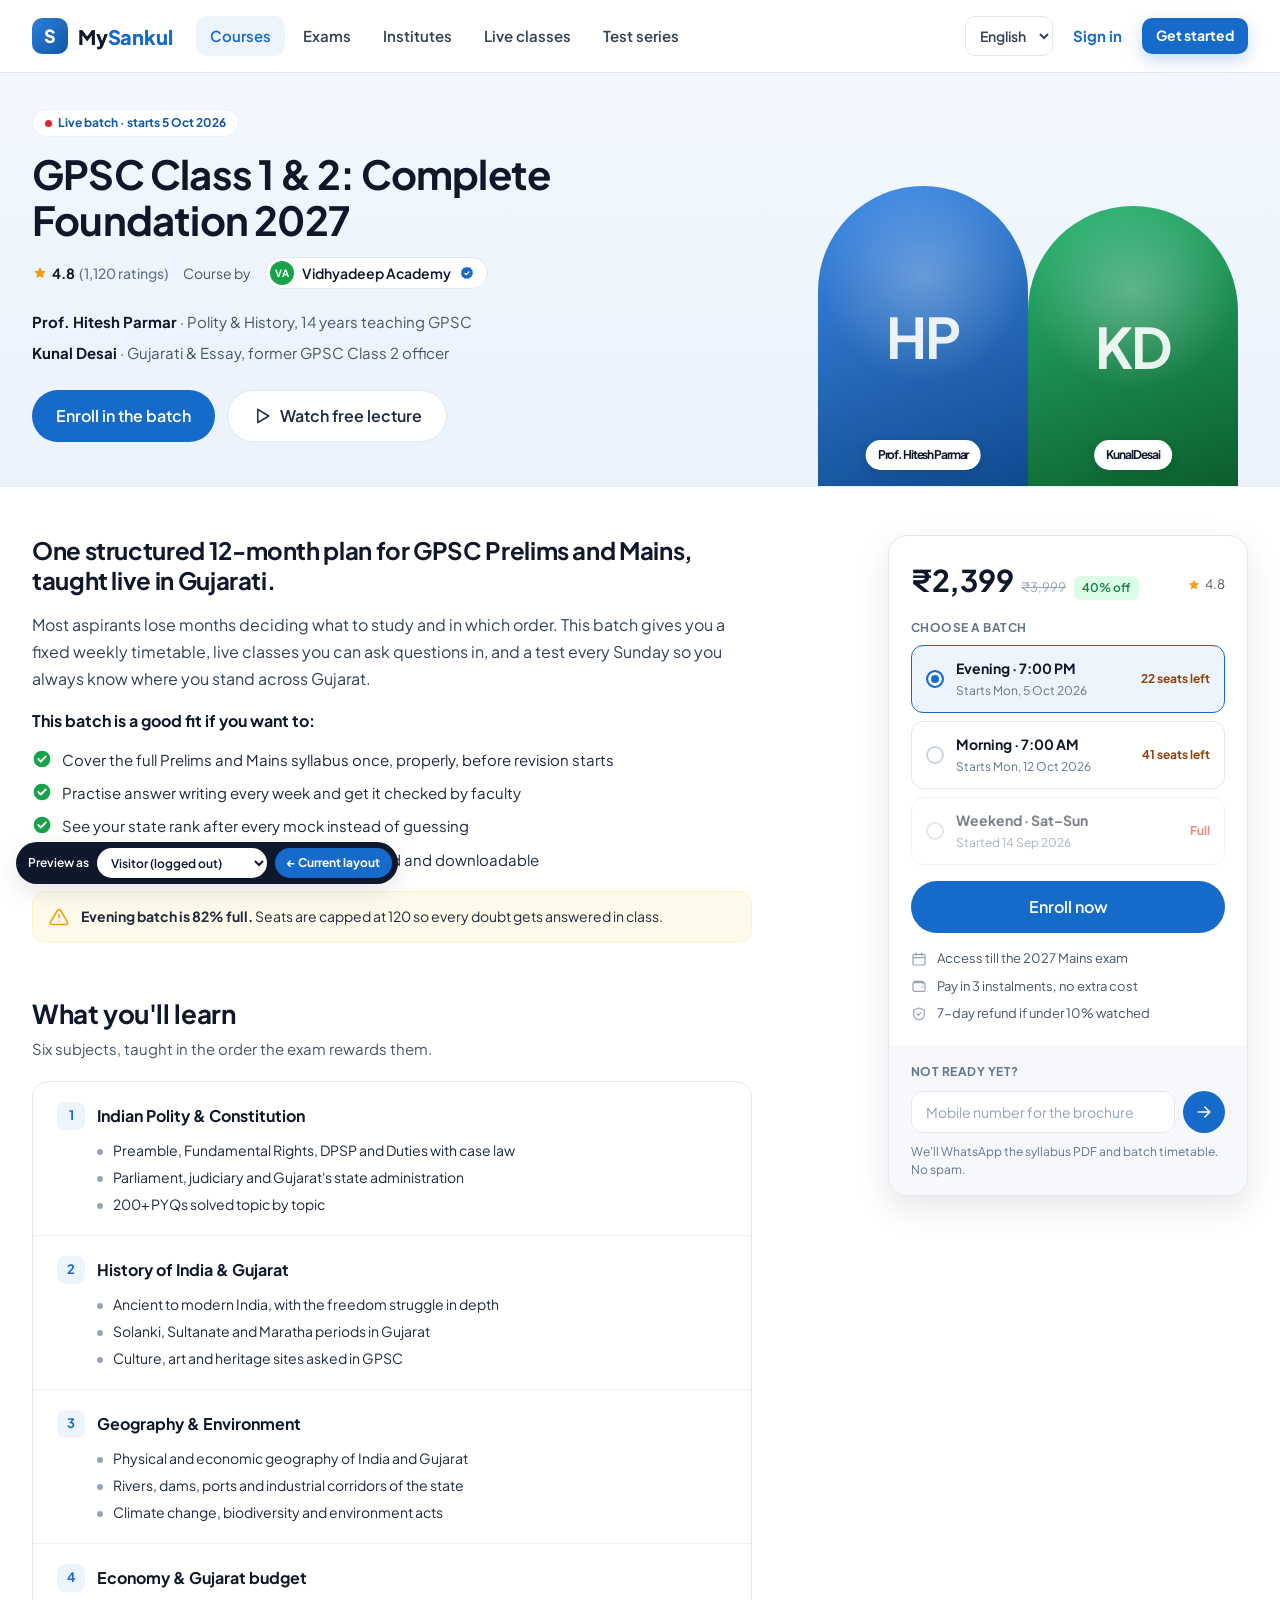
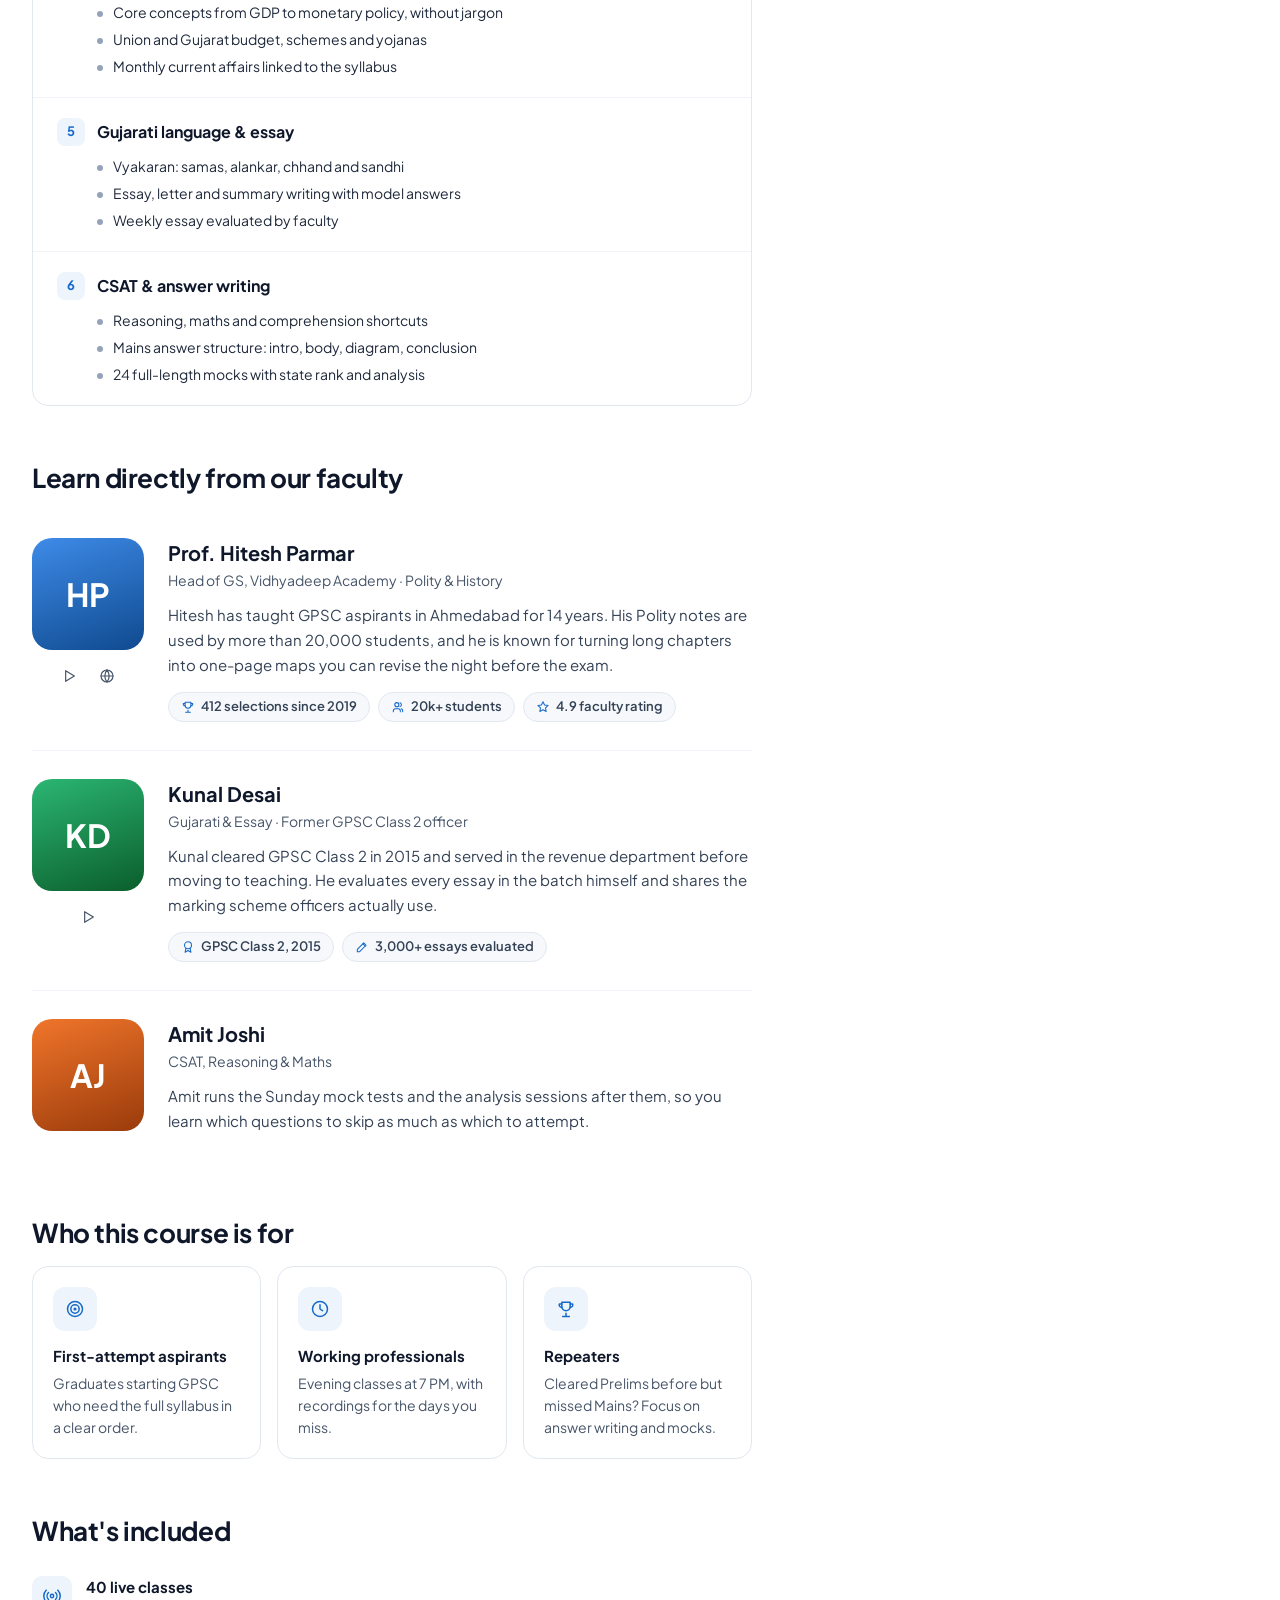
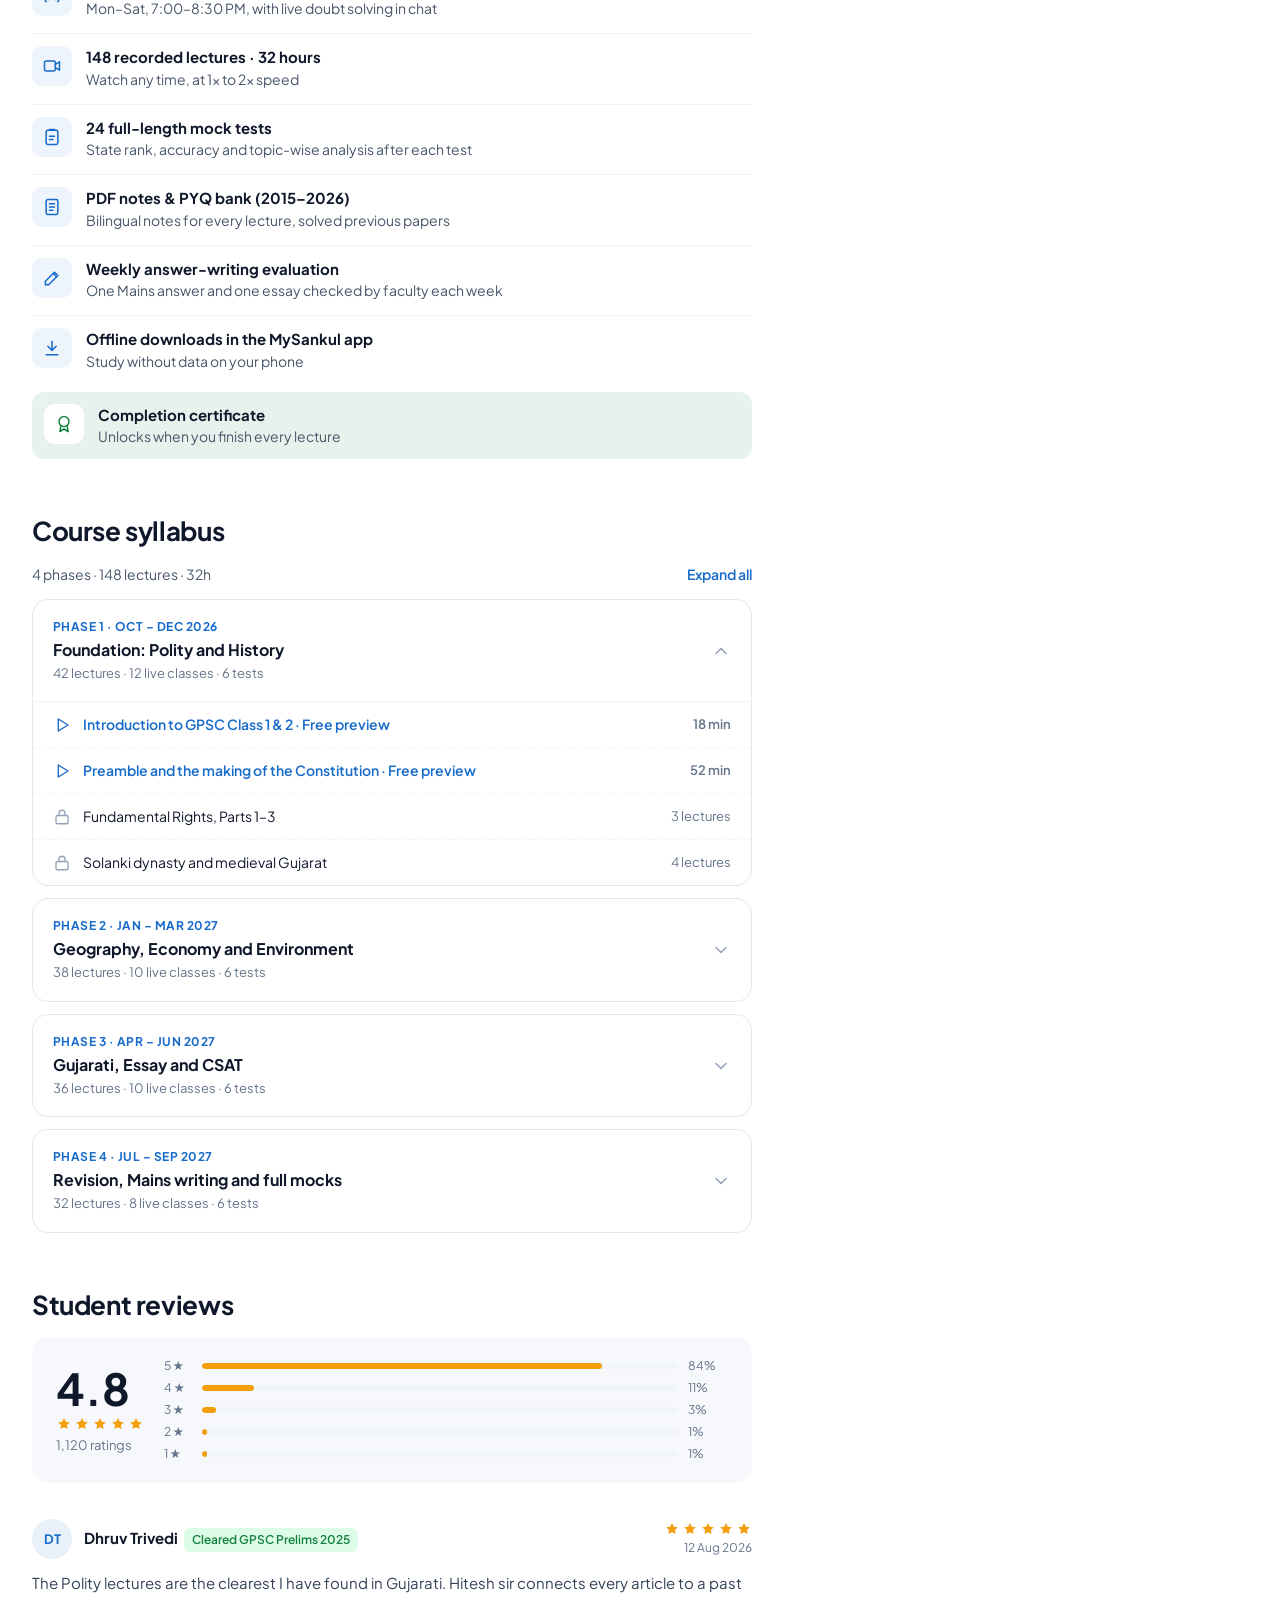
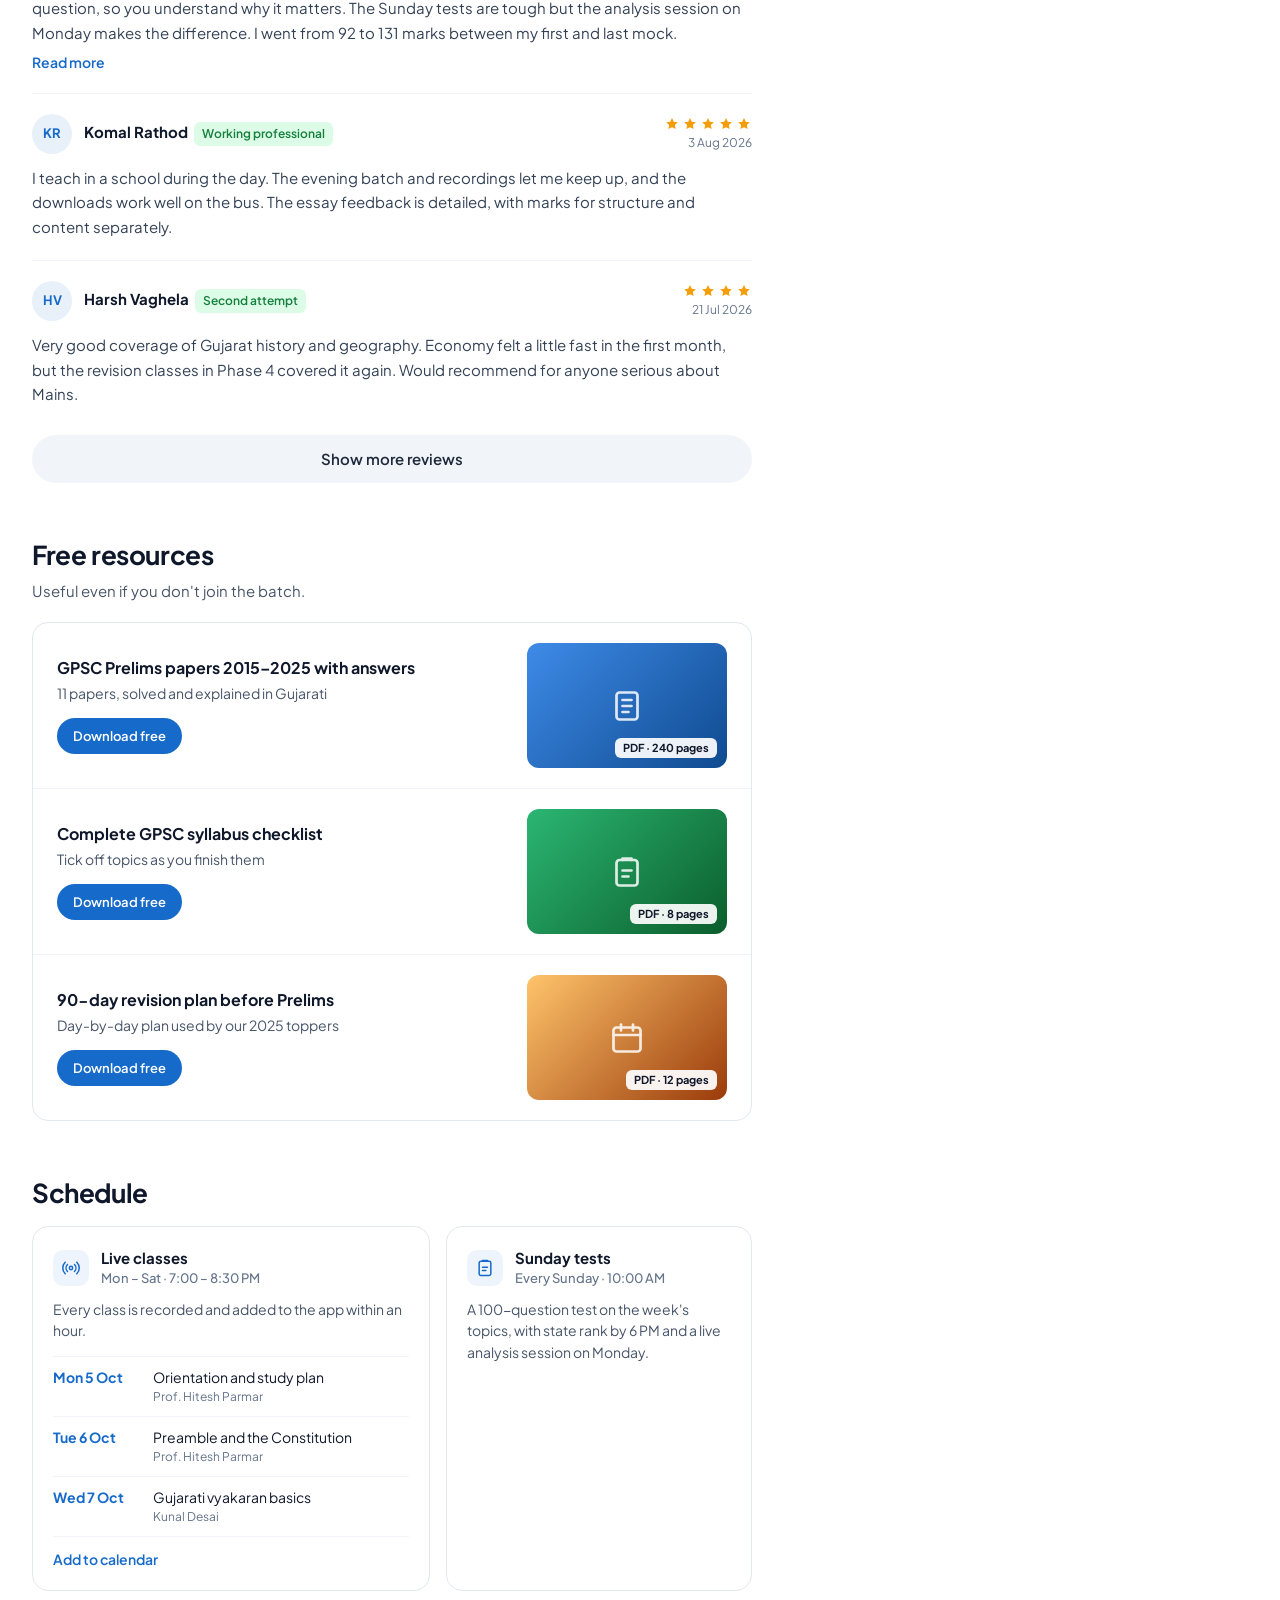
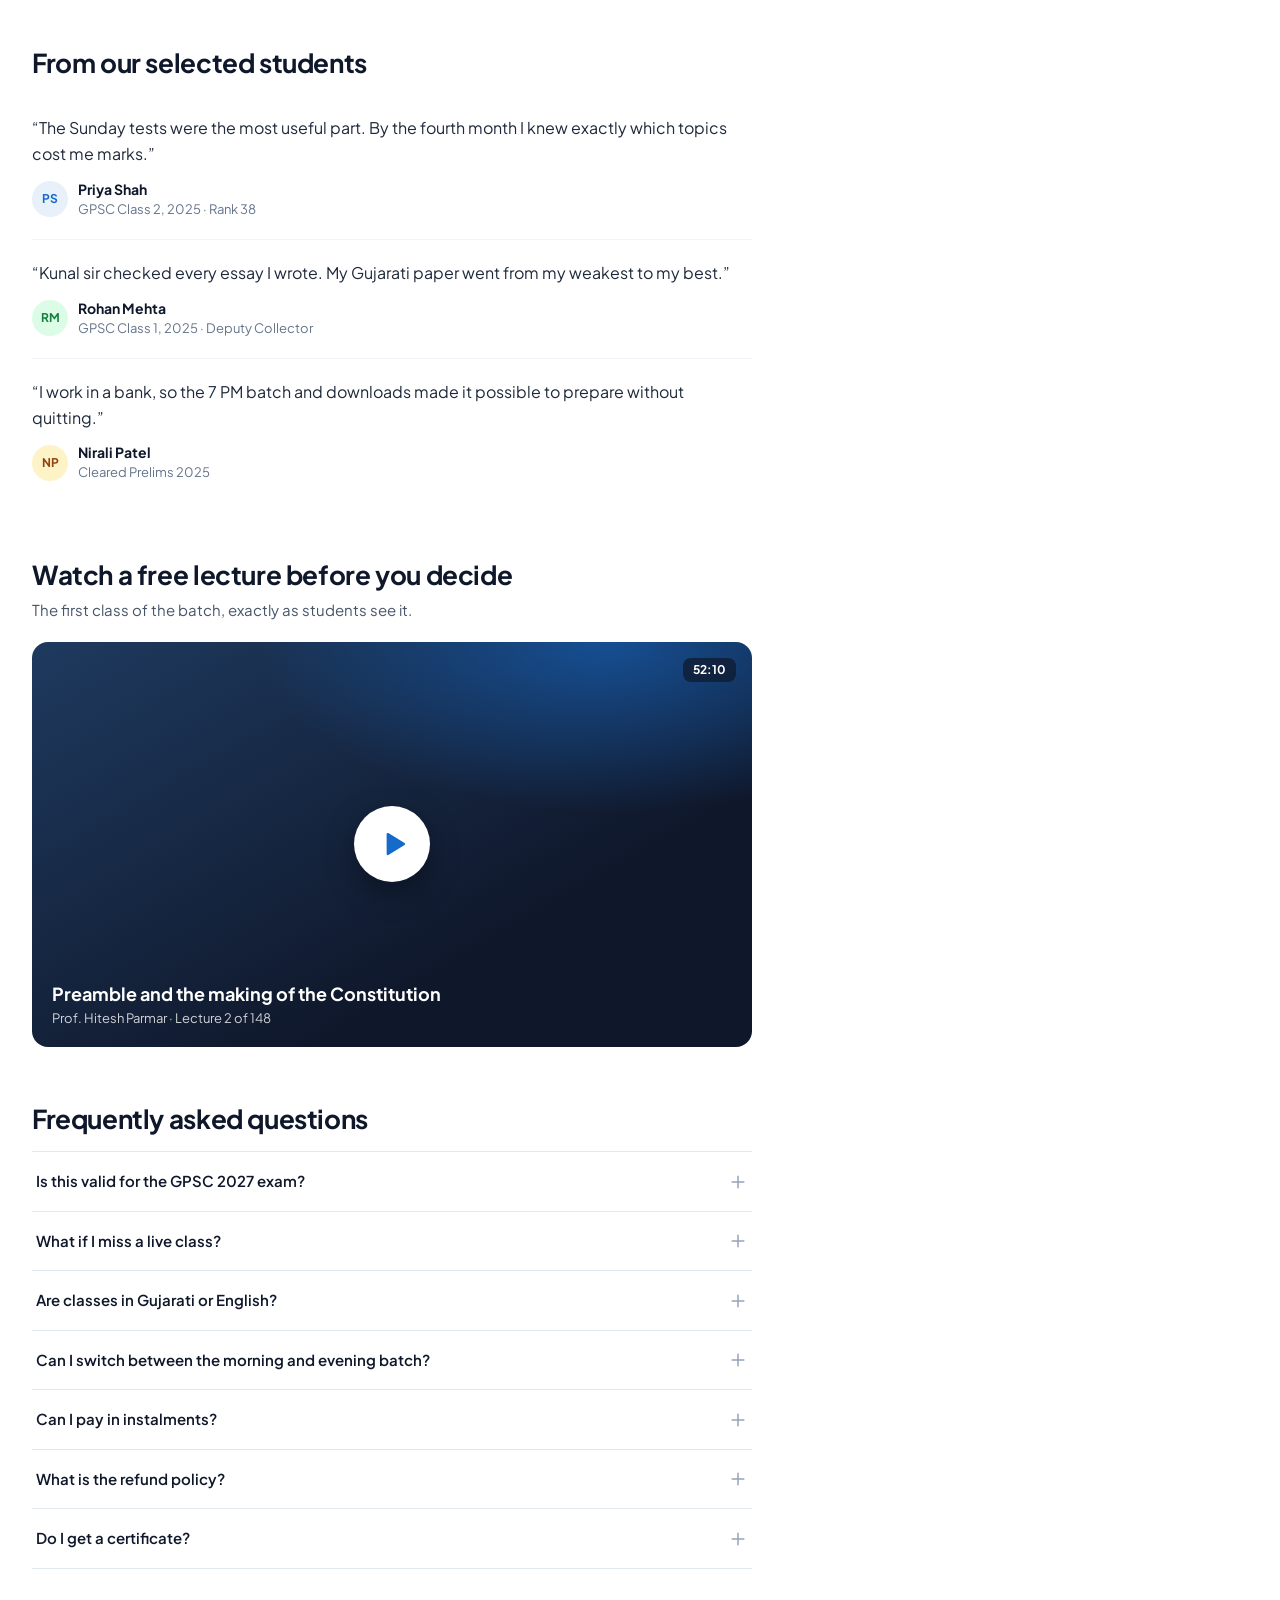
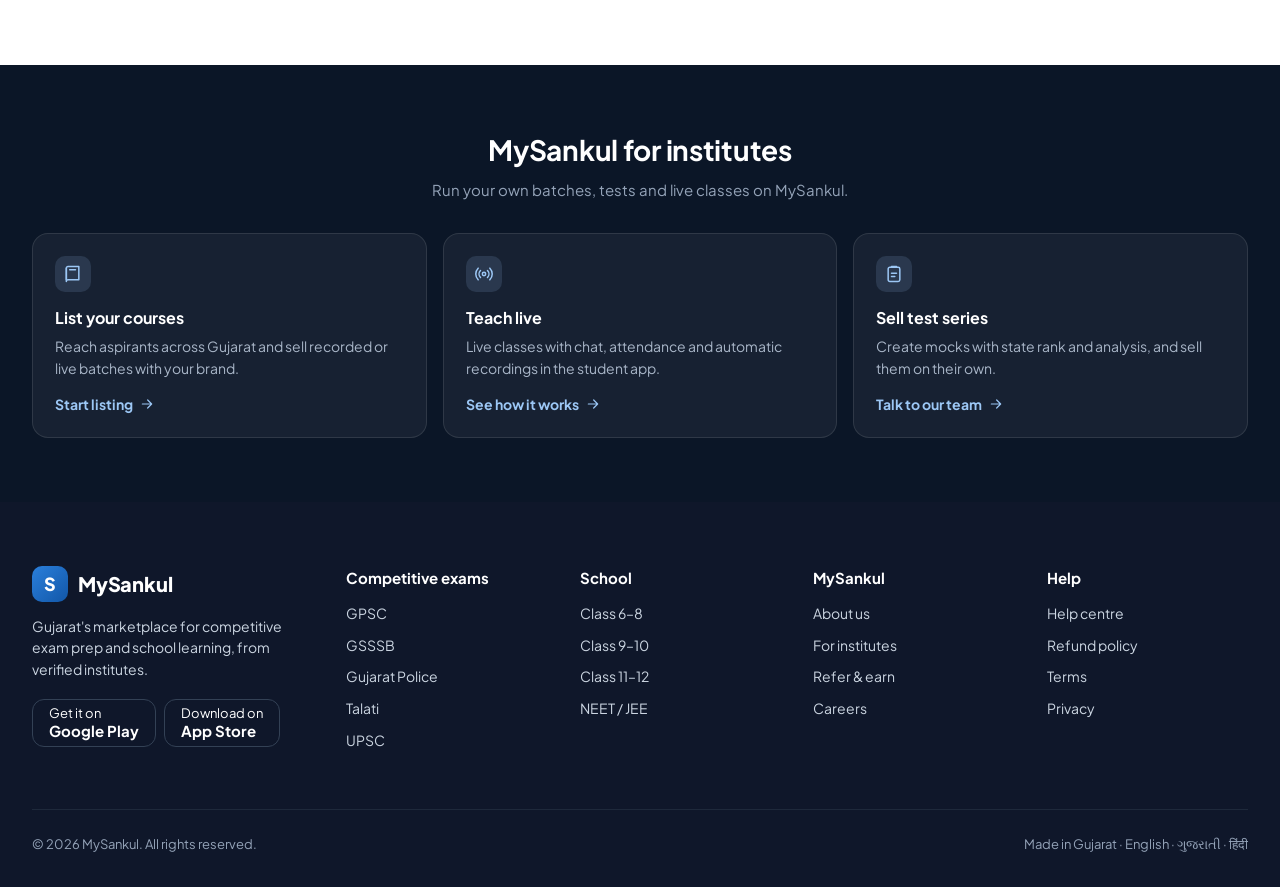
<file: Claude outputs/course-v1.html>
<!DOCTYPE html>
<html lang="en">
<head>
<meta charset="utf-8">
<meta name="viewport" content="width=device-width, initial-scale=1">
<title>GPSC Class 1 & 2 — Complete Foundation 2027 · MySankul</title>
<meta name="description" content="Live GPSC Class 1 & 2 foundation batch by Vidhyadeep Academy: 148 lectures, 40 live classes, 24 mock tests with state rank.">
<link rel="preconnect" href="https://fonts.googleapis.com">
<link rel="preconnect" href="https://fonts.gstatic.com" crossorigin>
<link href="https://fonts.googleapis.com/css2?family=Plus+Jakarta+Sans:wght@400;500;600;700;800&display=swap" rel="stylesheet">
<style>
/* ==========================================================
   MySankul — App design system (web)
   Source of truth: MySankul student mobile app screens.
   Scope: profile.html, institute.html, signin.html ONLY.

   COLOR RULES (one system, no extras)
   - Blue   #166ACA  → every action: buttons, links, selected tabs, toggles, focus
   - Green  #15803D  → institute identity (header) + success (verified, paid, % off, valid till)
   - Red    #DC2626  → danger / failed / errors + SkillSankul entry point
   - Amber  #F59E0B  → ratings stars, pending, "Top rated", warnings
   - Purple #7C3AED  → "Purchased" state only
   - Slate  neutrals → all text, borders, surfaces
   TYPE: Plus Jakarta Sans · 12/13/14/16/18/20/24/28/32 (whole numbers) · 500/600/700
   ICONS: one line set · 24 grid · 1.8 stroke · round caps
   ========================================================== */

:root {
  /* Blue — primary action */
  --blue-50:  #EEF4FB;
  --blue-100: #E8F0FA;
  --blue-200: #D0E1F4;
  --blue-600: #166ACA;
  --blue-700: #1257A8;
  --blue-800: #0F4A8F;

  /* Green — institute + success */
  --green-50:  #E8F2EC;
  --green-100: #DCFCE7;
  --green-600: #16A34A;
  --green-700: #15803D;

  /* Red — danger */
  --red-50:  #FEF2F2;
  --red-100: #FEE2E2;
  --red-600: #DC2626;
  --red-700: #B91C1C;

  /* Amber — rating / pending / warning */
  --amber-50:  #FFFBEB;
  --amber-100: #FEF3C7;
  --amber-400: #FBBF24;
  --amber-500: #F59E0B;
  --amber-800: #92400E;

  /* Purple — purchased only */
  --purple-50:  #F5F3FF;
  --purple-600: #7C3AED;

  /* Slate — text, lines, surfaces */
  --slate-900: #0F172A;
  --slate-800: #1E293B;
  --slate-600: #475569;
  --slate-500: #64748B;
  --slate-400: #94A3B8;
  --slate-200: #E2E8F0;
  --slate-100: #F1F5F9;
  --bg:        #F6F8FB;
  --white:     #FFFFFF;

  --font: "Plus Jakarta Sans", system-ui, -apple-system, "Segoe UI", sans-serif;

  --r-8: 8px; --r-12: 12px; --r-16: 16px; --r-20: 20px; --pill: 999px;
  --shadow-card: 0 1px 2px rgba(15, 23, 42, .04), 0 2px 8px rgba(15, 23, 42, .04);
  --shadow-float: 0 8px 24px rgba(15, 23, 42, .10);
  --header-h: 72px;
  --container: 1264px;  /* 1216px content + 24px padding each side */
}

*, *::before, *::after { box-sizing: border-box; }
[hidden] { display: none !important; }
html { -webkit-text-size-adjust: 100%; scroll-behavior: smooth; }
body { margin: 0; font-family: var(--font); font-size: 14px; line-height: 1.5; color: var(--slate-900); background: var(--bg); -webkit-font-smoothing: antialiased; }
img, svg { display: block; max-width: 100%; }
a { color: inherit; text-decoration: none; }
button { font: inherit; color: inherit; background: none; border: 0; cursor: pointer; padding: 0; }
input, select, textarea { font: inherit; color: inherit; }
h1, h2, h3, h4, p { margin: 0; }
ul { list-style: none; margin: 0; padding: 0; }
:focus-visible { outline: 3px solid var(--blue-200); outline-offset: 2px; border-radius: 8px; }
.sr-only { position: absolute; width: 1px; height: 1px; overflow: hidden; clip: rect(0 0 0 0); white-space: nowrap; }
.skip-link { position: absolute; left: 16px; top: -60px; z-index: 100; background: var(--slate-900); color: #fff; padding: 10px 16px; border-radius: var(--r-8); }
.skip-link:focus { top: 12px; }
.container { width: 100%; max-width: var(--container); margin: 0 auto; padding: 0 24px; }

/* ---------- Icons ---------- */
.icon { width: 20px; height: 20px; flex: none; fill: none; stroke: currentColor; stroke-width: 1.8; stroke-linecap: round; stroke-linejoin: round; }
.icon-14 { width: 14px; height: 14px; }
.icon-16 { width: 16px; height: 16px; }
.icon-24 { width: 24px; height: 24px; }
.star { color: var(--amber-500); fill: var(--amber-500); stroke: none; }
.tick { width: 16px; height: 16px; color: var(--blue-600); flex: none; } /* verified institute tick = blue, as in app */

/* ---------- Type ---------- */
.t-32 { font-size: 32px; line-height: 1.2; font-weight: 700; letter-spacing: -.01em; }
.t-28 { font-size: 28px; line-height: 1.25; font-weight: 700; letter-spacing: -.01em; }
.t-24 { font-size: 24px; line-height: 1.3; font-weight: 700; }
.t-20 { font-size: 20px; line-height: 1.35; font-weight: 700; }
.t-18 { font-size: 18px; line-height: 1.4; font-weight: 700; }
.t-16 { font-size: 16px; line-height: 1.45; font-weight: 600; }
.t-14 { font-size: 14px; }
.t-13 { font-size: 13px; }
.t-12 { font-size: 12px; }
.w-500 { font-weight: 500; } .w-600 { font-weight: 600; } .w-700 { font-weight: 700; }
.c-900 { color: var(--slate-900); } .c-600 { color: var(--slate-600); } .c-500 { color: var(--slate-500); } .c-400 { color: var(--slate-400); }
.c-blue { color: var(--blue-600); } .c-green { color: var(--green-700); } .c-red { color: var(--red-600); }
.sec-label { font-size: 12px; font-weight: 700; letter-spacing: .04em; text-transform: uppercase; color: var(--slate-500); }
.sec-rule { display: flex; align-items: center; gap: 12px; font-size: 16px; font-weight: 600; color: var(--blue-600); }
.sec-rule::before, .sec-rule::after { content: ""; flex: 1; height: 1px; background: var(--slate-200); }
.strike { text-decoration: line-through; color: var(--slate-400); font-size: 13px; }
.dot-sep::before { content: "·"; margin: 0 6px; color: var(--slate-400); }

/* ---------- Buttons (pill, as in app) ---------- */
.btn {
  display: inline-flex; align-items: center; justify-content: center; gap: 8px;
  height: 48px; padding: 0 24px; border-radius: var(--pill);
  font-size: 15px; font-weight: 600; white-space: nowrap;
  transition: background .15s ease, color .15s ease, border-color .15s ease, opacity .15s;
}
.btn:disabled, .btn[aria-disabled="true"] { cursor: not-allowed; }
.btn-primary { background: var(--blue-600); color: #fff; }
.btn-primary:hover:not(:disabled) { background: var(--blue-700); }
.btn-primary:disabled { background: var(--slate-100); color: var(--slate-400); }
.btn-soft { background: var(--slate-100); color: var(--slate-800); }
.btn-soft:hover { background: var(--slate-200); }
.btn-outline { background: #fff; color: var(--slate-800); border: 1px solid var(--slate-200); }
.btn-outline:hover { border-color: var(--blue-200); color: var(--blue-600); }
.btn-blue-outline { background: #fff; color: var(--blue-600); border: 1.5px solid var(--blue-600); }
.btn-danger { background: var(--red-600); color: #fff; }
.btn-danger:hover { background: var(--red-700); }
.btn-lg { height: 52px; font-size: 16px; }
.btn-sm { height: 36px; padding: 0 16px; font-size: 13px; }
.btn-block { width: 100%; }
.link { color: var(--blue-600); font-weight: 600; display: inline-flex; align-items: center; gap: 4px; }
.link:hover { text-decoration: underline; }
.link-red { color: var(--red-600); font-weight: 600; }

/* ---------- Status chips ---------- */
.chip-s {
  display: inline-flex; align-items: center; gap: 4px; height: 24px; padding: 0 8px; border-radius: 6px;
  font-size: 12px; font-weight: 600; white-space: nowrap;
}
.chip-s .icon { width: 14px; height: 14px; }
.chip-s.caps { text-transform: uppercase; letter-spacing: .02em; font-size: 11px; font-weight: 700; }
.s-green  { background: var(--green-100); color: var(--green-700); }
.s-blue   { background: var(--blue-100);  color: var(--blue-600); }
.s-purple { background: var(--purple-50); color: var(--purple-600); }
.s-red    { background: var(--red-100);   color: var(--red-600); }
.s-amber  { background: var(--amber-100); color: var(--amber-800); }
.s-gold   { background: var(--amber-400); color: #78350F; }
.s-slate  { background: var(--slate-100); color: var(--slate-600); }

/* Filter pills (All / Courses / …) */
.pills { display: flex; gap: 8px; flex-wrap: wrap; }
.pill {
  height: 36px; padding: 0 16px; border-radius: var(--pill); border: 1px solid var(--slate-200); background: #fff;
  font-size: 13px; font-weight: 600; color: var(--slate-600); display: inline-flex; align-items: center; gap: 6px;
}
.pill:hover { border-color: var(--blue-200); color: var(--blue-600); }
.pill[aria-pressed="true"] { background: var(--blue-600); border-color: var(--blue-600); color: #fff; }

/* Segmented tabs (Courses 42 / Faculty 12 …) */
.seg-tabs { display: flex; gap: 4px; padding: 6px; background: var(--slate-100); border-radius: var(--pill); overflow-x: auto; scrollbar-width: none; }
.seg-tabs::-webkit-scrollbar { display: none; }
.seg-tab {
  flex: 1; min-width: max-content; height: 44px; padding: 0 20px; border-radius: var(--pill);
  font-size: 15px; font-weight: 600; color: var(--slate-500); display: inline-flex; align-items: center; justify-content: center; gap: 6px;
}
.seg-tab .n { font-size: 13px; font-weight: 600; color: var(--slate-400); }
.seg-tab:hover { color: var(--slate-800); }
.seg-tab[aria-selected="true"] { background: #fff; color: var(--blue-600); box-shadow: var(--shadow-card); }
[role="tabpanel"][hidden] { display: none; }

/* ---------- Surfaces ---------- */
.card { background: #fff; border: 1px solid var(--slate-200); border-radius: var(--r-16); box-shadow: var(--shadow-card); }
.card-p { padding: 20px; }
.divider { height: 1px; background: var(--slate-200); border: 0; margin: 0; }

/* Initials tiles */
.tile {
  width: 44px; height: 44px; border-radius: var(--r-12); flex: none;
  display: grid; place-items: center; color: #fff; font-weight: 700; font-size: 15px;
  background: linear-gradient(160deg, #1E7FE0, var(--blue-700));
}
.tile.green { background: var(--green-600); }
.tile-sm { width: 22px; height: 22px; border-radius: 6px; font-size: 10px; }
.tile-lg { width: 64px; height: 64px; border-radius: var(--r-16); font-size: 22px; }
.tile-xl { width: 88px; height: 88px; border-radius: var(--r-20); font-size: 30px; }
.avatar { width: 40px; height: 40px; border-radius: 50%; flex: none; display: grid; place-items: center; font-weight: 700; font-size: 14px; background: var(--blue-100); color: var(--blue-600); }
.avatar-56 { width: 56px; height: 56px; font-size: 18px; }

/* Icon tile (menu rows) — single tint for every row */
.ic-tile { width: 36px; height: 36px; border-radius: 10px; display: grid; place-items: center; background: var(--blue-50); color: var(--blue-600); flex: none; }
.ic-tile.red { background: var(--red-50); color: var(--red-600); }
.ic-tile.green { background: var(--green-100); color: var(--green-700); }

/* Thumbnails */
.thumb-sq { width: 64px; height: 64px; border-radius: var(--r-12); flex: none; background: linear-gradient(160deg, #2A9BF0 0%, var(--blue-600) 55%, var(--blue-800) 100%); }
.cover {
  position: relative; overflow: hidden;
  background:
    repeating-linear-gradient(0deg, rgba(255,255,255,.07) 0 2px, transparent 2px 9px),
    linear-gradient(135deg, #64748B 0%, #334155 60%, #1E293B 100%);
}
.cover-blue { background: linear-gradient(160deg, #2A9BF0 0%, var(--blue-600) 55%, var(--blue-800) 100%); }

/* Progress */
.bar { height: 6px; border-radius: var(--pill); background: var(--slate-100); overflow: hidden; }
.bar > span { display: block; height: 100%; border-radius: inherit; background: var(--blue-600); }
.bar.green > span { background: var(--green-600); }

/* ---------- Forms ---------- */
.field { display: flex; flex-direction: column; gap: 6px; }
.field > label { font-size: 12px; font-weight: 600; color: var(--slate-600); text-transform: uppercase; letter-spacing: .03em; }
.field > label .req { color: var(--red-600); }
.input, .select {
  height: 48px; width: 100%; border: 1px solid var(--slate-200); border-radius: var(--r-12); background: #fff; padding: 0 14px;
  font-size: 15px; color: var(--slate-900); transition: border-color .15s, box-shadow .15s;
}
.input::placeholder { color: var(--slate-400); }
.input:focus, .select:focus { outline: none; border-color: var(--blue-600); box-shadow: 0 0 0 4px var(--blue-100); }
.input.is-error { border-color: var(--red-600); box-shadow: 0 0 0 4px var(--red-50); }
.input:disabled { background: var(--slate-100); color: var(--slate-500); }
.help { font-size: 12px; color: var(--slate-500); }
.help.err { color: var(--red-600); font-weight: 600; display: flex; gap: 4px; align-items: center; }
.search { position: relative; }
.search .icon { position: absolute; left: 14px; top: 50%; transform: translateY(-50%); color: var(--slate-400); }
.search .input { padding-left: 44px; }

.switch { position: relative; width: 44px; height: 26px; flex: none; }
.switch input { position: absolute; inset: 0; opacity: 0; margin: 0; cursor: pointer; z-index: 1; }
.switch span { position: absolute; inset: 0; border-radius: var(--pill); background: var(--slate-200); transition: background .15s; }
.switch span::after { content: ""; position: absolute; top: 3px; left: 3px; width: 20px; height: 20px; border-radius: 50%; background: #fff; box-shadow: 0 1px 2px rgba(15,23,42,.2); transition: transform .15s; }
.switch input:checked + span { background: var(--blue-600); }
.switch input:checked + span::after { transform: translateX(18px); }
.switch input:focus-visible + span { outline: 3px solid var(--blue-200); outline-offset: 2px; }

/* ---------- Header (these pages) ---------- */
.hdr { position: sticky; top: 0; z-index: 50; background: #fff; border-bottom: 1px solid var(--slate-200); }
.hdr .container { height: var(--header-h); display: flex; align-items: center; gap: 24px; }
.brand { display: flex; align-items: center; gap: 10px; font-size: 18px; font-weight: 700; color: var(--slate-900); }
.brand-mark { width: 32px; height: 32px; border-radius: 10px; background: var(--blue-600); color: #fff; display: grid; place-items: center; font-size: 16px; font-weight: 700; }
.hdr-nav { display: flex; gap: 4px; }
.hdr-nav a { height: 40px; padding: 0 14px; border-radius: var(--pill); display: inline-flex; align-items: center; font-size: 14px; font-weight: 600; color: var(--slate-600); }
.hdr-nav a:hover { background: var(--slate-100); color: var(--slate-900); }
.hdr-nav a[aria-current="page"] { background: var(--blue-50); color: var(--blue-600); }
.hdr-search { flex: 1; max-width: 380px; }
.hdr-search .input { height: 40px; border-radius: var(--pill); background: var(--bg); font-size: 14px; }
.hdr-actions { margin-left: auto; display: flex; align-items: center; gap: 8px; }
.icon-btn { width: 40px; height: 40px; border-radius: 50%; display: grid; place-items: center; color: var(--slate-600); position: relative; }
.icon-btn:hover { background: var(--slate-100); }
.icon-btn .badge-dot { position: absolute; top: 9px; right: 10px; width: 8px; height: 8px; border-radius: 50%; background: var(--red-600); border: 2px solid #fff; }
.hdr .avatar { width: 36px; height: 36px; background: var(--blue-600); color: #fff; }

/* ---------- Toast (3 variants, as in app) ---------- */
.toast {
  position: fixed; left: 50%; bottom: 24px; z-index: 120; transform: translate(-50%, 16px); opacity: 0; pointer-events: none;
  display: flex; align-items: center; gap: 10px; max-width: calc(100% - 32px); width: max-content;
  padding: 12px 16px; border-radius: var(--r-12); font-size: 14px; font-weight: 600; box-shadow: var(--shadow-float);
  transition: opacity .2s, transform .2s;
}
.toast.show { opacity: 1; transform: translate(-50%, 0); }
.toast.success { background: var(--green-700); color: #fff; }
.toast.warn { background: var(--amber-100); color: var(--amber-800); border: 1px solid #FDE68A; }
.toast.error { background: var(--red-100); color: var(--red-700); border: 1px solid #FECACA; }
.toast.info { background: var(--slate-900); color: #fff; }

/* ---------- Sheet / modal (bottom sheet on mobile) ---------- */
.sheet-bg { position: fixed; inset: 0; z-index: 100; background: rgba(15, 23, 42, .45); display: none; align-items: center; justify-content: center; padding: 16px; }
.sheet-bg.open { display: flex; }
.sheet { width: 100%; max-width: 440px; background: #fff; border-radius: var(--r-20); padding: 28px 24px 24px; text-align: center; box-shadow: var(--shadow-float); animation: sheetIn .22s ease; max-height: calc(100vh - 32px); overflow: auto; }
.sheet.left { text-align: left; }
.sheet .warn-ic { width: 56px; height: 56px; border-radius: 16px; margin: 0 auto 16px; display: grid; place-items: center; background: var(--red-50); color: var(--red-600); }
.sheet h2 { font-size: 20px; font-weight: 700; }
.sheet p.body { font-size: 14px; color: var(--slate-600); margin-top: 8px; }
.sheet .note { margin-top: 16px; padding: 12px 14px; border-radius: var(--r-12); background: var(--red-50); color: var(--red-700); font-size: 13px; font-weight: 600; border: 1px solid var(--red-100); }
.sheet .actions { display: flex; flex-direction: column; gap: 10px; margin-top: 20px; }
@keyframes sheetIn { from { opacity: 0; transform: translateY(12px); } to { opacity: 1; transform: none; } }
@media (max-width: 600px) {
  .sheet-bg { align-items: flex-end; padding: 0; }
  .sheet { max-width: none; border-radius: 24px 24px 0 0; padding-bottom: 32px; }
  .sheet::before { content: ""; display: block; width: 40px; height: 4px; border-radius: 4px; background: var(--slate-200); margin: -12px auto 20px; }
}

/* SkillSankul entry (red) */
.fab { position: fixed; right: 24px; bottom: 24px; z-index: 40; width: 56px; height: 56px; border-radius: 18px; background: var(--red-600); color: #fff; display: grid; place-items: center; box-shadow: 0 10px 24px rgba(220, 38, 38, .35); }
.fab:hover { background: var(--red-700); }

@media (max-width: 960px) {
  .hdr-nav, .hdr-search { display: none; }
}
@media (max-width: 600px) {
  .container { padding: 0 16px; }
  .fab { right: 16px; bottom: 16px; }
}
@media (prefers-reduced-motion: reduce) {
  *, *::before, *::after { animation: none !important; transition: none !important; scroll-behavior: auto !important; }
}

</style>
<style>
  /* ===== Default site header + footer (identical to index.html) — shown to logged-out visitors ===== */
  .lg { --brand-50: #EEF4FB; --brand-200: #D0E1F4; --brand-500: #2A7FDB; --brand-600: #166ACA; --brand-700: #1257A8; --ink-900: #0F172A; --ink-700: #334155; --ink-500: #64748B; --line: #E2E8F0; --line-soft: #EEF2F7; font-family: var(--font); line-height: 1.55; }
  .lg .container { width: 100%; max-width: 1264px; margin: 0 auto; padding: 0 24px; }
  .lg.site-header { position: sticky; top: 0; z-index: 50; background: rgba(255,255,255,.92); backdrop-filter: saturate(180%) blur(12px); -webkit-backdrop-filter: saturate(180%) blur(12px); border-bottom: 1px solid var(--line); }
  .lg.site-header .container { display: flex; align-items: center; gap: 24px; height: 72px; position: relative; }
  .lg .logo { display: flex; align-items: center; gap: 10px; font-weight: 800; font-size: 20px; letter-spacing: -.01em; color: var(--ink-900); }
  .lg .logo-mark { width: 36px; height: 36px; border-radius: 10px; background: linear-gradient(135deg, var(--brand-500), var(--brand-700)); display: grid; place-items: center; color: #fff; font-size: 18px; font-weight: 800; }
  .lg .logo span b { color: var(--brand-600); font-weight: 800; }
  .lg .main-nav { display: flex; gap: 4px; }
  .lg .main-nav a { height: 40px; display: inline-flex; align-items: center; padding: 0 14px; border-radius: 10px; font-size: 15px; font-weight: 600; color: var(--ink-700); }
  .lg .main-nav a:hover { background: var(--line-soft); color: var(--ink-900); }
  .lg .main-nav a[aria-current="page"] { color: var(--brand-600); background: var(--brand-50); }
  .lg .header-actions { display: flex; align-items: center; gap: 8px; margin-left: auto; }
  .lg .icon-btn { width: 44px; height: 44px; border-radius: 12px; display: grid; place-items: center; color: var(--ink-700); }
  .lg .icon-btn:hover { background: var(--line-soft); }
  .lg .lang-select { height: 40px; border: 1px solid var(--line); border-radius: 10px; background: #fff; padding: 0 10px; font-size: 14px; font-weight: 600; color: var(--ink-700); }
  .lg .menu-toggle { display: none; }
  .lg .btn { display: inline-flex; align-items: center; justify-content: center; gap: 8px; height: 44px; padding: 0 20px; border-radius: 12px; font-size: 15px; font-weight: 700; white-space: nowrap; transition: background .15s, color .15s; }
  .lg .btn-primary { background: var(--brand-600); color: #fff; box-shadow: 0 6px 16px rgba(22,106,202,.25); }
  .lg .btn-primary:hover { background: var(--brand-700); }
  .lg .btn-ghost { color: var(--brand-600); padding: 0 12px; background: none; }
  .lg .btn-ghost:hover { background: var(--brand-50); }
  .lg .btn-sm { height: 36px; padding: 0 14px; font-size: 14px; border-radius: 10px; }

  .lg.site-footer { background: #0F172A; color: #CBD5E1; padding: 64px 0 32px; font-size: 15px; }
  .lg .footer-grid { display: grid; grid-template-columns: 1.4fr repeat(4, 1fr); gap: 32px; }
  .lg.site-footer h4 { color: #fff; font-size: 15px; font-weight: 700; margin-bottom: 14px; }
  .lg.site-footer li { margin-bottom: 10px; font-size: 14px; }
  .lg.site-footer a:hover { color: #fff; }
  .lg.site-footer .logo { color: #fff; }
  .lg .footer-bottom { margin-top: 48px; padding-top: 24px; border-top: 1px solid #1E293B; display: flex; justify-content: space-between; gap: 16px; flex-wrap: wrap; font-size: 13px; color: #94A3B8; }
  .lg .store-btn { display: inline-flex; align-items: center; gap: 10px; height: 48px; padding: 0 16px; border-radius: 12px; border: 1px solid #334155; color: #fff; font-size: 13px; line-height: 1.2; }
  .lg .store-btn:hover { border-color: #64748B; }
  .lg .store-btn b { display: block; font-size: 15px; }

  /* signed-in variant (identical to home.html header) */
  .lg .header-search { flex: 1; max-width: 420px; position: relative; }
  .lg .header-search input { width: 100%; height: 44px; border-radius: 12px; border: 1px solid var(--line); background: #F6F8FC; padding: 0 16px 0 44px; font-size: 14px; }
  .lg .header-search input:focus { outline: none; border-color: var(--brand-500); background: #fff; box-shadow: 0 0 0 4px var(--brand-50); }
  .lg .header-search .icon { position: absolute; left: 14px; top: 12px; color: #94A3B8; }
  .lg .icon-btn { position: relative; }
  .lg .icon-btn .dot { position: absolute; top: 10px; right: 11px; width: 8px; height: 8px; border-radius: 50%; background: #E5383B; border: 2px solid #fff; }
  .lg .avatar { width: 40px; height: 40px; border-radius: 50%; flex: none; background: linear-gradient(135deg, var(--brand-500), var(--brand-700)); color: #fff; display: grid; place-items: center; font-weight: 800; font-size: 14px; }

  @media (max-width: 1080px) {
    .lg .header-search { display: none; }
    .lg .footer-grid { grid-template-columns: 1fr 1fr 1fr; }
    .lg .footer-grid > :first-child { grid-column: 1 / -1; }
  }
  @media (max-width: 860px) {
    .lg .main-nav { display: none; }
    .lg .main-nav.open { display: flex; flex-direction: column; position: absolute; top: 72px; left: 0; right: 0; background: #fff; padding: 12px 16px 20px; border-bottom: 1px solid var(--line); box-shadow: 0 6px 20px rgba(15,23,42,.08); }
    .lg .main-nav.open a { height: 48px; }
    .lg .menu-toggle { display: grid; }
    .lg .lang-select { display: none; }
  }
  @media (max-width: 600px) {
    .lg .container { padding: 0 16px; }
    .lg .footer-grid { grid-template-columns: 1fr 1fr; }
    .lg.site-header .container { gap: 12px; }
    .lg .header-actions .btn-ghost { padding: 0 8px; }
    .lg .header-actions .btn-primary { display: none; }
    .lg .header-actions .hide-sm { display: none; }
  }
</style>
<style>
  body.role-visitor [data-role]:not([data-role~="visitor"]),
  body.role-member  [data-role]:not([data-role~="member"]),
  body.role-student [data-role]:not([data-role~="student"]) { display: none !important; }
  body { background: #fff; }

  /* ================= HERO ================= */
  .v-hero { background: linear-gradient(180deg, #F3F8FE 0%, #EAF2FC 100%); border-bottom: 1px solid var(--blue-100); overflow: hidden; }
  .v-hero .container { display: grid; grid-template-columns: minmax(0, 1fr) 440px; gap: 48px; align-items: center; padding-top: 36px; padding-bottom: 0; }
  .v-hero-txt { padding-bottom: 44px; }
  .kicker { display: inline-flex; align-items: center; gap: 6px; height: 28px; padding: 0 12px; border-radius: var(--pill); background: #fff; border: 1px solid var(--blue-100); color: var(--blue-700); font-size: 12px; font-weight: 700; }
  .kicker .dot { width: 7px; height: 7px; border-radius: 50%; background: var(--red-600); animation: pulse 1.6s infinite; }
  @keyframes pulse { 50% { opacity: .35; } }
  .v-hero h1 { font-size: 40px; line-height: 1.15; font-weight: 700; letter-spacing: -.02em; margin-top: 14px; }
  .byline { display: flex; align-items: center; flex-wrap: wrap; gap: 8px 14px; margin-top: 14px; font-size: 14px; color: var(--slate-600); }
  .byline .r { display: inline-flex; align-items: center; gap: 4px; color: var(--slate-900); font-weight: 700; }
  .byline .r .star { width: 16px; height: 16px; fill: var(--amber-500); stroke: none; }
  .byline .r small { font-weight: 500; color: var(--slate-500); font-size: 14px; }
  .by-inst { display: inline-flex; align-items: center; gap: 8px; height: 32px; padding: 0 12px 0 4px; border-radius: var(--pill); background: #fff; border: 1px solid var(--slate-200); font-weight: 600; color: var(--slate-900); }
  .by-inst .av { width: 24px; height: 24px; border-radius: 50%; background: var(--green-600); color: #fff; display: grid; place-items: center; font-size: 10px; font-weight: 700; }
  .by-inst .tick { width: 16px; height: 16px; }
  .leads { margin-top: 22px; display: grid; gap: 8px; }
  .leads div { font-size: 15px; color: var(--slate-600); }
  .leads b { color: var(--slate-900); font-weight: 700; }
  .hero-cta { display: flex; flex-wrap: wrap; gap: 12px; margin-top: 26px; align-items: center; }
  .hero-cta .note { font-size: 13px; color: var(--slate-500); display: inline-flex; align-items: center; gap: 6px; }
  .hero-cta .note .icon { width: 16px; height: 16px; color: var(--green-600); }

  /* Faculty portraits (placeholders until real photos) */
  .portraits { position: relative; height: 330px; align-self: end; }
  .pt { position: absolute; bottom: 0; width: 210px; height: 280px; border-radius: 120px 120px 0 0; overflow: hidden; display: grid; place-items: center; color: rgba(255,255,255,.9); font-size: 56px; font-weight: 700; letter-spacing: -.02em; }
  .pt::after { content: ""; position: absolute; inset: 0; background: radial-gradient(70% 50% at 50% 30%, rgba(255,255,255,.28), transparent 70%); }
  .pt.a { left: 10px; background: linear-gradient(160deg, #3E8BE8, #0F4A8F); height: 300px; }
  .pt.b { right: 10px; background: linear-gradient(160deg, #2BB673, #0B5E2B); }
  .pt .nm { position: absolute; left: 50%; bottom: 16px; transform: translateX(-50%); z-index: 1; white-space: nowrap; height: 30px; padding: 0 12px; border-radius: var(--pill); background: #fff; color: var(--slate-900); font-size: 12px; font-weight: 700; display: inline-flex; align-items: center; box-shadow: 0 4px 12px rgba(15,23,42,.12); }

  /* ================= BODY ================= */
  .v-body { display: grid; grid-template-columns: minmax(0, 1fr) 360px; gap: 72px; align-items: start; padding-top: 48px; padding-bottom: 96px; }
  .v-main { max-width: 720px; min-width: 0; }
  .sec { padding-top: 56px; scroll-margin-top: calc(var(--header-h) + 16px); }
  .sec:first-child { padding-top: 0; }
  .sec > h2 { font-size: 26px; line-height: 1.25; font-weight: 700; letter-spacing: -.015em; margin-bottom: 8px; }
  .sec > .sub { font-size: 15px; color: var(--slate-600); margin-bottom: 20px; }
  .sec > h2 + :not(.sub) { margin-top: 16px; }

  /* Intro */
  .intro h2 { font-size: 24px; }
  .intro p { font-size: 16px; line-height: 1.7; color: var(--slate-700, #334155); margin-top: 14px; }
  .intro p b { color: var(--slate-900); }
  .ticks { display: grid; gap: 10px; margin-top: 14px; }
  .ticks li { display: flex; gap: 10px; align-items: flex-start; font-size: 15px; line-height: 1.55; color: var(--slate-800); }
  .ticks .icon { flex: none; width: 20px; height: 20px; color: var(--green-600); margin-top: 1px; }
  .callout { display: flex; gap: 12px; align-items: flex-start; margin-top: 20px; padding: 14px 16px; border-radius: var(--r-12); background: var(--amber-50); border: 1px solid var(--amber-100); font-size: 14px; color: var(--slate-800); }
  .callout .icon { color: var(--amber-500); flex: none; margin-top: 1px; }

  /* What you'll learn */
  .learn { border: 1px solid var(--slate-200); border-radius: var(--r-16); overflow: hidden; }
  .mod { padding: 20px 24px; }
  .mod + .mod { border-top: 1px solid var(--slate-100); }
  .mod h3 { display: flex; align-items: center; gap: 12px; font-size: 16px; font-weight: 700; }
  .mod h3 .n { width: 28px; height: 28px; border-radius: 8px; background: var(--blue-50); color: var(--blue-600); display: grid; place-items: center; font-size: 13px; font-weight: 700; flex: none; }
  .mod p { font-size: 14px; color: var(--slate-600); margin: 6px 0 0 40px; }
  .mod ul { margin: 10px 0 0 40px; display: grid; gap: 6px; }
  .mod li { position: relative; padding-left: 16px; font-size: 14px; color: var(--slate-800); }
  .mod li::before { content: ""; position: absolute; left: 0; top: 9px; width: 6px; height: 6px; border-radius: 50%; background: var(--slate-400); }

  /* Faculty */
  .fac { display: grid; grid-template-columns: 112px minmax(0, 1fr); gap: 24px; padding: 28px 0; }
  .fac + .fac { border-top: 1px solid var(--slate-100); }
  .fac .ph { width: 112px; height: 112px; border-radius: 20px; display: grid; place-items: center; color: #fff; font-size: 32px; font-weight: 700; }
  .fac .soc { display: flex; gap: 6px; margin-top: 10px; justify-content: center; }
  .fac .soc .icon-btn { width: 32px; height: 32px; }
  .fac h3 { font-size: 20px; font-weight: 700; }
  .fac .role { font-size: 14px; color: var(--slate-600); margin-top: 2px; }
  .fac p { font-size: 15px; line-height: 1.65; color: var(--slate-700, #334155); margin-top: 12px; }
  .fac .creds { display: flex; flex-wrap: wrap; gap: 8px; margin-top: 14px; }
  .fac .creds span { display: inline-flex; align-items: center; gap: 6px; height: 30px; padding: 0 12px; border-radius: var(--pill); background: var(--bg); border: 1px solid var(--slate-200); font-size: 13px; font-weight: 600; color: var(--slate-700, #334155); }
  .fac .creds .icon { width: 14px; height: 14px; color: var(--blue-600); }
  .more-btn { width: 100%; margin-top: 8px; }

  /* Who for */
  .who { display: grid; grid-template-columns: repeat(3, minmax(0, 1fr)); gap: 16px; }
  .who > div { padding: 20px; border: 1px solid var(--slate-200); border-radius: var(--r-16); background: #fff; }
  .who .ic-tile { width: 44px; height: 44px; border-radius: 12px; margin-bottom: 14px; }
  .who b { display: block; font-size: 15px; font-weight: 700; }
  .who p { font-size: 14px; color: var(--slate-600); margin-top: 6px; line-height: 1.55; }

  /* Included */
  .inc { display: grid; gap: 2px; }
  .inc li { display: flex; gap: 14px; align-items: flex-start; padding: 12px 0; }
  .inc li + li { border-top: 1px solid var(--slate-100); }
  .inc .ic-tile { width: 40px; height: 40px; }
  .inc b { display: block; font-size: 15px; font-weight: 700; }
  .inc span.s { font-size: 14px; color: var(--slate-600); }
  .inc li.hl { background: var(--green-50); border-radius: var(--r-12); padding: 12px; border-top: 0; margin-top: 6px; }
  .inc li.hl .ic-tile { background: #fff; color: var(--green-700); }

  /* Syllabus */
  .syl-top { display: flex; justify-content: space-between; align-items: center; margin-bottom: 14px; font-size: 14px; color: var(--slate-600); }
  .phase { border: 1px solid var(--slate-200); border-radius: var(--r-16); overflow: hidden; }
  .phase + .phase { margin-top: 12px; }
  .phase > summary { list-style: none; cursor: pointer; display: flex; align-items: center; gap: 14px; padding: 18px 20px; }
  .phase > summary::-webkit-details-marker { display: none; }
  .phase .when { font-size: 12px; font-weight: 700; letter-spacing: .04em; text-transform: uppercase; color: var(--blue-600); }
  .phase .t { font-size: 16px; font-weight: 700; margin-top: 2px; }
  .phase .m { font-size: 13px; color: var(--slate-500); margin-top: 2px; }
  .phase .grow { flex: 1; min-width: 0; }
  .phase .chev { color: var(--slate-400); transition: transform .2s; }
  .phase[open] .chev { transform: rotate(180deg); }
  .phase[open] > summary { border-bottom: 1px solid var(--slate-100); }
  .les { display: flex; align-items: center; gap: 12px; padding: 12px 20px; font-size: 14px; }
  .les + .les { border-top: 1px dashed var(--slate-100); }
  .les .icon { color: var(--slate-400); width: 18px; height: 18px; }
  .les .grow { flex: 1; min-width: 0; }
  .les .d { font-size: 13px; color: var(--slate-500); white-space: nowrap; }
  .les.free { color: var(--blue-600); font-weight: 600; cursor: pointer; }
  .les.free .icon { color: var(--blue-600); }
  .les.free:hover { background: var(--blue-50); }

  /* Reviews */
  .rv-sum { display: flex; align-items: center; gap: 20px; padding: 20px 24px; border-radius: var(--r-16); background: var(--bg); margin-bottom: 16px; flex-wrap: wrap; }
  .rv-sum .big { font-size: 44px; font-weight: 700; line-height: 1; }
  .stars { display: flex; gap: 2px; }
  .stars .icon { width: 16px; height: 16px; fill: var(--amber-500); stroke: none; color: var(--amber-500); }
  .rv-sum .bars { flex: 1; min-width: 220px; display: grid; gap: 4px; }
  .rv-sum .bars > div { display: grid; grid-template-columns: 28px 1fr 40px; gap: 10px; align-items: center; font-size: 12px; color: var(--slate-500); }
  .rv-sum .bars .bar > span { background: var(--amber-500); }
  .rv { padding: 20px 0; }
  .rv + .rv { border-top: 1px solid var(--slate-100); }
  .rv-h { display: flex; align-items: center; gap: 12px; }
  .rv-h .avatar { width: 40px; height: 40px; font-size: 13px; }
  .rv-h .grow { flex: 1; min-width: 0; }
  .rv-h b { font-size: 15px; font-weight: 700; margin-right: 6px; }
  .rv-h .meta { font-size: 13px; color: var(--slate-500); }
  .rv-h .rt { text-align: right; }
  .rv-h .rt .d { font-size: 12px; color: var(--slate-500); margin-top: 2px; }
  .rv p { font-size: 15px; line-height: 1.65; color: var(--slate-700, #334155); margin-top: 12px; }
  .rv p.clamp { display: -webkit-box; -webkit-line-clamp: 3; -webkit-box-orient: vertical; overflow: hidden; }
  .rv .link { margin-top: 6px; font-size: 14px; }

  /* Free resources */
  .res { border: 1px solid var(--slate-200); border-radius: var(--r-16); overflow: hidden; }
  .res-i { display: grid; grid-template-columns: minmax(0, 1fr) 200px; gap: 24px; align-items: center; padding: 20px 24px; }
  .res-i + .res-i { border-top: 1px solid var(--slate-100); }
  .res-i b { display: block; font-size: 16px; font-weight: 700; line-height: 1.4; }
  .res-i span.s { display: block; font-size: 14px; color: var(--slate-600); margin: 4px 0 14px; }
  .res-th { aspect-ratio: 16 / 10; border-radius: var(--r-12); position: relative; overflow: hidden; display: grid; place-items: center; color: #fff; }
  .res-th .icon { width: 36px; height: 36px; opacity: .85; }
  .res-th .pg { position: absolute; right: 10px; bottom: 10px; padding: 2px 8px; border-radius: 6px; background: rgba(255,255,255,.92); color: var(--slate-900); font-size: 11px; font-weight: 700; }

  /* Schedule */
  .sch { display: grid; grid-template-columns: 1.3fr 1fr; gap: 16px; }
  .sch > div { padding: 20px; border: 1px solid var(--slate-200); border-radius: var(--r-16); }
  .sch h3 { display: flex; gap: 12px; align-items: center; font-size: 15px; font-weight: 700; }
  .sch h3 small { display: block; font-size: 13px; font-weight: 500; color: var(--slate-500); }
  .sch p { font-size: 14px; color: var(--slate-600); margin-top: 10px; line-height: 1.55; }
  .dates { margin-top: 14px; border-top: 1px solid var(--slate-100); }
  .dates div { display: grid; grid-template-columns: 88px 1fr; gap: 12px; padding: 10px 0; font-size: 14px; border-bottom: 1px solid var(--slate-100); }
  .dates div > span:first-child { font-weight: 700; color: var(--blue-600); white-space: nowrap; }
  .dates small { display: block; font-size: 12px; color: var(--slate-500); }

  /* Results / testimonials */
  .quotes li { padding: 20px 0; }
  .quotes li + li { border-top: 1px solid var(--slate-100); }
  .quotes q { display: block; font-size: 16px; line-height: 1.6; color: var(--slate-800); quotes: "“" "”"; }
  .quotes .who2 { display: flex; align-items: center; gap: 10px; margin-top: 12px; font-size: 14px; }
  .quotes .who2 .avatar { width: 36px; height: 36px; font-size: 12px; }
  .quotes .who2 small { display: block; font-size: 13px; color: var(--slate-500); }

  /* Free lecture video */
  .vid { position: relative; aspect-ratio: 16 / 9; border-radius: var(--r-16); overflow: hidden; background: radial-gradient(70% 60% at 80% 0%, rgba(22,106,202,.6), transparent 70%), linear-gradient(150deg, #1E3A5F, #0F172A 70%); display: grid; place-items: center; cursor: pointer; }
  .vid .play { width: 76px; height: 76px; border-radius: 50%; background: #fff; color: var(--blue-600); display: grid; place-items: center; box-shadow: 0 10px 30px rgba(0,0,0,.35); transition: transform .15s; }
  .vid:hover .play { transform: scale(1.05); }
  .vid .play .icon { width: 30px; height: 30px; fill: currentColor; margin-left: 4px; }
  .vid .cap { position: absolute; left: 20px; bottom: 18px; right: 20px; color: #fff; }
  .vid .cap b { display: block; font-size: 18px; }
  .vid .cap span { font-size: 13px; opacity: .8; }
  .vid .dur { position: absolute; right: 16px; top: 16px; padding: 3px 10px; border-radius: 8px; background: rgba(15,23,42,.7); color: #fff; font-size: 12px; font-weight: 700; }

  /* FAQ */
  .faq details { border-bottom: 1px solid var(--slate-200); }
  .faq details:first-child { border-top: 1px solid var(--slate-200); }
  .faq summary { list-style: none; cursor: pointer; display: flex; justify-content: space-between; align-items: center; gap: 16px; padding: 18px 4px; font-size: 15px; font-weight: 600; }
  .faq summary::-webkit-details-marker { display: none; }
  .faq summary .icon { color: var(--slate-400); transition: transform .2s; flex: none; }
  .faq details[open] summary .icon { transform: rotate(45deg); color: var(--blue-600); }
  .faq p { padding: 0 4px 18px; font-size: 15px; line-height: 1.65; color: var(--slate-600); }

  /* ================= SIDE CARD ================= */
  .side { position: sticky; top: calc(var(--header-h) + 24px); }
  .enroll { border: 1px solid var(--slate-200); border-radius: var(--r-20); background: #fff; box-shadow: 0 12px 32px rgba(15,23,42,.10); overflow: hidden; }
  .en-in { padding: 22px; display: grid; gap: 16px; }
  .en-price { display: flex; align-items: baseline; gap: 8px; flex-wrap: wrap; }
  .en-price b { font-size: 30px; font-weight: 700; letter-spacing: -.01em; }
  .en-price .rt { margin-left: auto; font-size: 13px; color: var(--slate-600); display: inline-flex; align-items: center; gap: 4px; }
  .en-price .rt .star { width: 14px; height: 14px; fill: var(--amber-500); stroke: none; }
  .lbl-s { font-size: 12px; font-weight: 700; color: var(--slate-500); text-transform: uppercase; letter-spacing: .04em; margin-bottom: 8px; }
  .batches { display: grid; gap: 8px; }
  .bt { position: relative; display: flex; align-items: center; gap: 12px; padding: 12px 14px; border: 1.5px solid var(--slate-200); border-radius: var(--r-12); cursor: pointer; }
  .bt input { position: absolute; opacity: 0; }
  .bt .rd { width: 18px; height: 18px; border-radius: 50%; border: 2px solid var(--slate-300, #CBD5E1); flex: none; }
  .bt:has(input:checked) { border-color: var(--blue-600); background: var(--blue-50); }
  .bt:has(input:checked) .rd { border-color: var(--blue-600); background: var(--blue-600); box-shadow: inset 0 0 0 3px #fff; }
  .bt input:focus-visible ~ .rd { outline: 3px solid var(--blue-200); outline-offset: 2px; }
  .bt .grow { flex: 1; min-width: 0; }
  .bt b { display: block; font-size: 14px; font-weight: 700; }
  .bt small { font-size: 12px; color: var(--slate-500); }
  .bt .seats { font-size: 12px; font-weight: 700; color: var(--amber-800); white-space: nowrap; }
  .bt .seats.full { color: var(--red-600); }
  .bt.is-full { opacity: .55; cursor: not-allowed; }
  .en-foot { padding: 16px 22px; background: var(--bg); border-top: 1px solid var(--slate-100); display: grid; gap: 10px; }
  .en-foot .lbl-s { margin: 0; }
  .brochure { display: flex; gap: 8px; }
  .brochure .input { height: 42px; flex: 1; min-width: 0; font-size: 14px; }
  .brochure .btn { flex: none; width: 42px; height: 42px; padding: 0; }
  .en-foot small { font-size: 12px; color: var(--slate-500); }
  .en-list { display: grid; gap: 8px; }
  .en-list li { display: flex; gap: 10px; align-items: center; font-size: 13px; color: var(--slate-600); }
  .en-list .icon { width: 16px; height: 16px; color: var(--slate-400); }
  .enrolled-h { display: flex; gap: 12px; align-items: center; }
  .enrolled-h .ic-tile { background: var(--green-100); color: var(--green-700); width: 44px; height: 44px; border-radius: 12px; }
  .enrolled-h b { display: block; font-size: 16px; }
  .enrolled-h small { font-size: 13px; color: var(--slate-500); }
  .kv2 div { display: flex; justify-content: space-between; font-size: 14px; padding: 8px 0; border-top: 1px solid var(--slate-100); }
  .kv2 div span { color: var(--slate-500); }
  .kv2 div b { font-weight: 600; }

  /* Mobile bottom bar */
  .mbar { display: none; position: fixed; left: 0; right: 0; bottom: 0; z-index: 50; align-items: center; gap: 12px; padding: 12px 16px calc(12px + env(safe-area-inset-bottom)); background: #fff; border-top: 1px solid var(--slate-200); box-shadow: 0 -6px 20px rgba(15,23,42,.06); transform: translateY(110%); transition: transform .2s; }
  .mbar.show { transform: none; }
  .mbar .grow { flex: 1; min-width: 0; font-size: 12px; color: var(--slate-500); }
  .mbar .grow b { display: block; font-size: 18px; color: var(--slate-900); }

  /* ================= FOR INSTITUTES (dark band) ================= */
  .teams { background: #0B1627; color: #fff; padding: 64px 0; }
  .teams h2 { font-size: 28px; font-weight: 700; text-align: center; letter-spacing: -.01em; }
  .teams > .container > p { text-align: center; color: #94A3B8; margin-top: 8px; font-size: 15px; }
  .teams-g { display: grid; grid-template-columns: repeat(3, minmax(0, 1fr)); gap: 16px; margin-top: 32px; }
  .teams-g > div { padding: 22px; border-radius: var(--r-16); background: rgba(255,255,255,.05); border: 1px solid rgba(255,255,255,.1); }
  .teams-g b { display: block; font-size: 16px; }
  .teams-g p { font-size: 14px; color: #A9B6C8; margin-top: 6px; line-height: 1.55; }
  .teams-g a { display: inline-flex; align-items: center; gap: 6px; margin-top: 14px; font-size: 14px; font-weight: 700; color: #9CC7F5; }
  .teams-g a:hover { color: #fff; }
  .teams-g .ic-tile { background: rgba(156,199,245,.14); color: #9CC7F5; margin-bottom: 14px; }

  .proto { position: fixed; left: 16px; bottom: 16px; z-index: 110; display: flex; align-items: center; gap: 8px; padding: 6px 6px 6px 12px; border-radius: var(--pill); background: var(--slate-900); color: #fff; font-size: 12px; font-weight: 600; box-shadow: var(--shadow-float); }
  .proto select { height: 30px; border-radius: var(--pill); border: 0; padding: 0 10px; font-size: 12px; font-weight: 600; background: #fff; color: var(--slate-900); }

  /* ================= RESPONSIVE ================= */
  @media (max-width: 1100px) {
    .v-hero .container { grid-template-columns: minmax(0, 1fr) 340px; gap: 24px; }
    .pt { width: 160px; height: 230px; font-size: 44px; }
    .pt.a { height: 250px; }
    .v-body { gap: 40px; grid-template-columns: minmax(0, 1fr) 330px; }
  }
  @media (max-width: 960px) {
    .v-hero .container { grid-template-columns: minmax(0, 1fr); }
    .portraits { display: none; }
    .v-body { grid-template-columns: minmax(0, 1fr); padding-top: 28px; }
    .v-main { max-width: none; }
    .side { position: static; order: -1; }
    .mbar { display: flex; }
    .proto { bottom: 92px; }
  }
  @media (max-width: 640px) {
    .v-hero .container { padding-top: 24px; }
    .v-hero-txt { padding-bottom: 28px; }
    .v-hero h1 { font-size: 28px; }
    .hero-cta .btn { flex: 1; }
    .sec { padding-top: 44px; }
    .sec > h2 { font-size: 22px; }
    .who { grid-template-columns: minmax(0, 1fr); }
    .sch { grid-template-columns: minmax(0, 1fr); }
    .fac { grid-template-columns: 72px minmax(0, 1fr); gap: 16px; }
    .fac .ph { width: 72px; height: 72px; font-size: 22px; border-radius: 16px; }
    .fac .soc { display: none; }
    .mod { padding: 18px 16px; }
    .mod p, .mod ul { margin-left: 0; }
    .res-i { grid-template-columns: minmax(0, 1fr); gap: 14px; }
    .res-th { order: -1; aspect-ratio: 16 / 7; }
    .teams-g { grid-template-columns: minmax(0, 1fr); }
    .rv-h .rt .d { display: none; }
    .proto span { display: none; }
  }
  .proto-lay { height: 30px; display: inline-flex; align-items: center; padding: 0 12px; border-radius: 999px; background: #166ACA; color: #fff; font-size: 12px; font-weight: 700; white-space: nowrap; }
  .proto-lay:hover { background: #1257A8; }
</style>
</head>
<body class="role-visitor" data-nav="courses" data-unav="learn">
<a class="skip-link" href="#main">Skip to content</a>

<header class="lg site-header" data-role="visitor">
  <div class="container">
    <button class="icon-btn menu-toggle" data-lg-menu aria-controls="lg-nav" aria-expanded="false" aria-label="Open menu"><svg class="icon"><use href="#i-menu"/></svg></button>
    <a href="index.html" class="logo" aria-label="MySankul home"><span class="logo-mark">S</span><span>My<b>Sankul</b></span></a>
    <nav class="main-nav" id="lg-nav" aria-label="Primary">
      <a href="courses.html" data-nav="courses">Courses</a>
      <a href="index.html#exams" data-nav="exams">Exams</a>
      <a href="index.html#institutes" data-nav="institutes">Institutes</a>
      <a href="index.html#live" data-nav="live">Live classes</a>
      <a href="index.html#tests" data-nav="tests">Test series</a>
    </nav>
    <div class="header-actions">
      <label class="sr-only" for="lg-lang">Language</label>
      <select id="lg-lang" class="lang-select"><option>English</option><option>ગુજરાતી</option><option>हिंदी</option></select>
      <a href="signin.html" class="btn btn-ghost" data-signin>Sign in</a>
      <a href="signin.html" class="btn btn-primary btn-sm" data-signin>Get started</a>
    </div>
  </div>
</header>

<header class="lg site-header" data-role="member student">
  <div class="container">
    <button class="icon-btn menu-toggle" data-lg-menu aria-controls="lg-unav" aria-expanded="false" aria-label="Open menu"><svg class="icon"><use href="#i-menu"/></svg></button>
    <a href="home.html" class="logo" aria-label="MySankul home"><span class="logo-mark">S</span><span>My<b>Sankul</b></span></a>
    <nav class="main-nav" id="lg-unav" aria-label="Primary">
      <a href="home.html" data-unav="home">Home</a>
      <a href="home.html#live" data-unav="live">Live Classes</a>
      <a href="home.html#learn" data-unav="learn">Learn</a>
      <a href="home.html#tests" data-unav="tests">Tests</a>
    </nav>
    <form class="header-search" role="search" onsubmit="event.preventDefault()">
      <label for="lg-q" class="sr-only">Search</label>
      <svg class="icon"><use href="#i-search"/></svg>
      <input id="lg-q" type="search" placeholder="Search courses, exams, institutes">
    </form>
    <div class="header-actions">
      <a href="profile.html#downloads" class="icon-btn hide-sm" aria-label="Downloads"><svg class="icon"><use href="#i-download"/></svg></a>
      <button class="icon-btn" aria-label="Notifications, 3 unread"><svg class="icon"><use href="#i-bell"/></svg><span class="dot"></span></button>
      <a href="profile.html" class="avatar" aria-label="Your profile">RP</a>
    </div>
  </div>
</header>
<script>
  // Default header: mobile menu + "Sign in" returns the visitor to this page, signed in
  (function () {
    if (window.__lgInit) return; window.__lgInit = true;
    document.querySelectorAll('[data-lg-menu]').forEach(t => {
      const n = document.getElementById(t.getAttribute('aria-controls'));
      t.addEventListener('click', () => { const o = t.getAttribute('aria-expanded') !== 'true'; t.setAttribute('aria-expanded', String(o)); n && n.classList.toggle('open', o); });
    });
    const un = document.body.dataset.unav; if (un) { const a = document.querySelector(`.lg [data-unav="${un}"]`); a && a.setAttribute('aria-current', 'page'); }
    const here = location.pathname.split('/').pop() || 'index.html';
    const next = here + '?as=member' + (location.hash || '');
    document.querySelectorAll('[data-signin]').forEach(a => a.href = 'signin.html?next=' + encodeURIComponent(next));
    const cur = document.body.dataset.nav; if (cur) { const a = document.querySelector(`.lg [data-nav="${cur}"]`); a && a.setAttribute('aria-current', 'page'); }
  })();
</script>

<!-- ================= HERO ================= -->
<section class="v-hero">
  <div class="container">
    <div class="v-hero-txt">
      <span class="kicker" data-role="visitor member"><span class="dot"></span>Live batch · starts 5 Oct 2026</span>
      <span class="kicker" data-role="student" style="color:var(--green-700);border-color:var(--green-100)"><svg class="icon icon-14"><use href="#i-check-circle"/></svg>You're enrolled · Evening batch</span>
      <h1>GPSC Class 1 &amp; 2: Complete Foundation 2027</h1>
      <div class="byline">
        <span class="r"><svg class="icon star"><use href="#i-star"/></svg>4.8 <small>(1,120 ratings)</small></span>
        <span>Course by</span>
        <a href="institute.html" class="by-inst"><span class="av">VA</span>Vidhyadeep Academy<svg class="tick"><use href="#i-verified"/></svg></a>
      </div>
      <div class="leads">
        <div><b>Prof. Hitesh Parmar</b> · Polity &amp; History, 14 years teaching GPSC</div>
        <div><b>Kunal Desai</b> · Gujarati &amp; Essay, former GPSC Class 2 officer</div>
      </div>
      <div class="hero-cta">
        <a href="#enroll" class="btn btn-primary btn-lg" data-role="visitor member">Enroll in the batch</a>
        <a href="course.html?as=student#content" class="btn btn-primary btn-lg" data-role="student"><svg class="icon"><use href="#i-play"/></svg>Go to my batch</a>
        <a href="#free-lecture" class="btn btn-outline btn-lg" style="background:#fff"><svg class="icon"><use href="#i-play"/></svg>Watch free lecture</a>
      </div>
    </div>
    <div class="portraits" aria-hidden="true">
      <div class="pt a">HP<span class="nm">Prof. Hitesh Parmar</span></div>
      <div class="pt b">KD<span class="nm">Kunal Desai</span></div>
    </div>
  </div>
</section>

<main id="main" class="container v-body">
  <!-- ================= MAIN COLUMN ================= -->
  <div class="v-main">

    <!-- Intro -->
    <section class="sec intro">
      <h2>One structured 12-month plan for GPSC Prelims and Mains, taught live in Gujarati.</h2>
      <p>Most aspirants lose months deciding what to study and in which order. This batch gives you a fixed weekly timetable, live classes you can ask questions in, and a test every Sunday so you always know where you stand across Gujarat.</p>
      <p><b>This batch is a good fit if you want to:</b></p>
      <ul class="ticks">
        <li><svg class="icon"><use href="#i-check-circle"/></svg>Cover the full Prelims and Mains syllabus once, properly, before revision starts</li>
        <li><svg class="icon"><use href="#i-check-circle"/></svg>Practise answer writing every week and get it checked by faculty</li>
        <li><svg class="icon"><use href="#i-check-circle"/></svg>See your state rank after every mock instead of guessing</li>
        <li><svg class="icon"><use href="#i-check-circle"/></svg>Study on your phone, with every class recorded and downloadable</li>
      </ul>
      <div class="callout"><svg class="icon"><use href="#i-alert"/></svg><span><b>Evening batch is 82% full.</b> Seats are capped at 120 so every doubt gets answered in class.</span></div>
    </section>

    <!-- What you'll learn -->
    <section class="sec" id="learn-s">
      <h2>What you'll learn</h2>
      <p class="sub">Six subjects, taught in the order the exam rewards them.</p>
      <div class="learn">
        <div class="mod"><h3><span class="n">1</span>Indian Polity &amp; Constitution</h3><ul><li>Preamble, Fundamental Rights, DPSP and Duties with case law</li><li>Parliament, judiciary and Gujarat's state administration</li><li>200+ PYQs solved topic by topic</li></ul></div>
        <div class="mod"><h3><span class="n">2</span>History of India &amp; Gujarat</h3><ul><li>Ancient to modern India, with the freedom struggle in depth</li><li>Solanki, Sultanate and Maratha periods in Gujarat</li><li>Culture, art and heritage sites asked in GPSC</li></ul></div>
        <div class="mod"><h3><span class="n">3</span>Geography &amp; Environment</h3><ul><li>Physical and economic geography of India and Gujarat</li><li>Rivers, dams, ports and industrial corridors of the state</li><li>Climate change, biodiversity and environment acts</li></ul></div>
        <div class="mod"><h3><span class="n">4</span>Economy &amp; Gujarat budget</h3><ul><li>Core concepts from GDP to monetary policy, without jargon</li><li>Union and Gujarat budget, schemes and yojanas</li><li>Monthly current affairs linked to the syllabus</li></ul></div>
        <div class="mod"><h3><span class="n">5</span>Gujarati language &amp; essay</h3><ul><li>Vyakaran: samas, alankar, chhand and sandhi</li><li>Essay, letter and summary writing with model answers</li><li>Weekly essay evaluated by faculty</li></ul></div>
        <div class="mod"><h3><span class="n">6</span>CSAT &amp; answer writing</h3><ul><li>Reasoning, maths and comprehension shortcuts</li><li>Mains answer structure: intro, body, diagram, conclusion</li><li>24 full-length mocks with state rank and analysis</li></ul></div>
      </div>
    </section>

    <!-- Faculty -->
    <section class="sec" id="faculty-s">
      <h2>Learn directly from our faculty</h2>
      <div class="fac">
        <div><div class="ph" style="background:linear-gradient(160deg,#3E8BE8,#0F4A8F)">HP</div><div class="soc"><a href="#" class="icon-btn" aria-label="YouTube"><svg class="icon icon-16"><use href="#i-play"/></svg></a><a href="#" class="icon-btn" aria-label="Website"><svg class="icon icon-16"><use href="#i-globe"/></svg></a></div></div>
        <div>
          <h3>Prof. Hitesh Parmar</h3>
          <div class="role">Head of GS, Vidhyadeep Academy · Polity &amp; History</div>
          <p>Hitesh has taught GPSC aspirants in Ahmedabad for 14 years. His Polity notes are used by more than 20,000 students, and he is known for turning long chapters into one-page maps you can revise the night before the exam.</p>
          <div class="creds"><span><svg class="icon"><use href="#i-trophy"/></svg>412 selections since 2019</span><span><svg class="icon"><use href="#i-users"/></svg>20k+ students</span><span><svg class="icon"><use href="#i-star"/></svg>4.9 faculty rating</span></div>
        </div>
      </div>
      <div class="fac">
        <div><div class="ph" style="background:linear-gradient(160deg,#2BB673,#0B5E2B)">KD</div><div class="soc"><a href="#" class="icon-btn" aria-label="YouTube"><svg class="icon icon-16"><use href="#i-play"/></svg></a></div></div>
        <div>
          <h3>Kunal Desai</h3>
          <div class="role">Gujarati &amp; Essay · Former GPSC Class 2 officer</div>
          <p>Kunal cleared GPSC Class 2 in 2015 and served in the revenue department before moving to teaching. He evaluates every essay in the batch himself and shares the marking scheme officers actually use.</p>
          <div class="creds"><span><svg class="icon"><use href="#i-award"/></svg>GPSC Class 2, 2015</span><span><svg class="icon"><use href="#i-edit"/></svg>3,000+ essays evaluated</span></div>
        </div>
      </div>
      <div class="fac">
        <div><div class="ph" style="background:linear-gradient(160deg,#F0752B,#9A3B0B)">AJ</div></div>
        <div>
          <h3>Amit Joshi</h3>
          <div class="role">CSAT, Reasoning &amp; Maths</div>
          <p>Amit runs the Sunday mock tests and the analysis sessions after them, so you learn which questions to skip as much as which to attempt.</p>
        </div>
      </div>
    </section>

    <!-- Who this course is for -->
    <section class="sec">
      <h2>Who this course is for</h2>
      <div class="who">
        <div><span class="ic-tile"><svg class="icon"><use href="#i-target"/></svg></span><b>First-attempt aspirants</b><p>Graduates starting GPSC who need the full syllabus in a clear order.</p></div>
        <div><span class="ic-tile"><svg class="icon"><use href="#i-clock"/></svg></span><b>Working professionals</b><p>Evening classes at 7 PM, with recordings for the days you miss.</p></div>
        <div><span class="ic-tile"><svg class="icon"><use href="#i-trophy"/></svg></span><b>Repeaters</b><p>Cleared Prelims before but missed Mains? Focus on answer writing and mocks.</p></div>
      </div>
    </section>

    <!-- What's included -->
    <section class="sec">
      <h2>What's included</h2>
      <ul class="inc">
        <li><span class="ic-tile"><svg class="icon"><use href="#i-radio"/></svg></span><div><b>40 live classes</b><span class="s">Mon–Sat, 7:00–8:30 PM, with live doubt solving in chat</span></div></li>
        <li><span class="ic-tile"><svg class="icon"><use href="#i-video"/></svg></span><div><b>148 recorded lectures · 32 hours</b><span class="s">Watch any time, at 1× to 2× speed</span></div></li>
        <li><span class="ic-tile"><svg class="icon"><use href="#i-clipboard"/></svg></span><div><b>24 full-length mock tests</b><span class="s">State rank, accuracy and topic-wise analysis after each test</span></div></li>
        <li><span class="ic-tile"><svg class="icon"><use href="#i-file-text"/></svg></span><div><b>PDF notes &amp; PYQ bank (2015–2026)</b><span class="s">Bilingual notes for every lecture, solved previous papers</span></div></li>
        <li><span class="ic-tile"><svg class="icon"><use href="#i-edit"/></svg></span><div><b>Weekly answer-writing evaluation</b><span class="s">One Mains answer and one essay checked by faculty each week</span></div></li>
        <li><span class="ic-tile"><svg class="icon"><use href="#i-download"/></svg></span><div><b>Offline downloads in the MySankul app</b><span class="s">Study without data on your phone</span></div></li>
        <li class="hl"><span class="ic-tile"><svg class="icon"><use href="#i-award"/></svg></span><div><b>Completion certificate</b><span class="s">Unlocks when you finish every lecture</span></div></li>
      </ul>
    </section>

    <!-- Syllabus -->
    <section class="sec" id="syllabus">
      <h2>Course syllabus</h2>
      <div class="syl-top"><span>4 phases · 148 lectures · 32h</span><button class="link" id="expand-all">Expand all</button></div>
      <details class="phase" open>
        <summary><div class="grow"><div class="when">Phase 1 · Oct – Dec 2026</div><div class="t">Foundation: Polity and History</div><div class="m">42 lectures · 12 live classes · 6 tests</div></div><svg class="icon chev"><use href="#i-chev-down"/></svg></summary>
        <div class="les free" data-preview="Introduction to GPSC Class 1 &amp; 2"><svg class="icon"><use href="#i-play"/></svg><span class="grow">Introduction to GPSC Class 1 &amp; 2 · Free preview</span><span class="d">18 min</span></div>
        <div class="les free" data-preview="Preamble and the Constitution"><svg class="icon"><use href="#i-play"/></svg><span class="grow">Preamble and the making of the Constitution · Free preview</span><span class="d">52 min</span></div>
        <div class="les"><svg class="icon"><use href="#i-lock"/></svg><span class="grow">Fundamental Rights, Parts 1–3</span><span class="d">3 lectures</span></div>
        <div class="les"><svg class="icon"><use href="#i-lock"/></svg><span class="grow">Solanki dynasty and medieval Gujarat</span><span class="d">4 lectures</span></div>
      </details>
      <details class="phase">
        <summary><div class="grow"><div class="when">Phase 2 · Jan – Mar 2027</div><div class="t">Geography, Economy and Environment</div><div class="m">38 lectures · 10 live classes · 6 tests</div></div><svg class="icon chev"><use href="#i-chev-down"/></svg></summary>
        <div class="les"><svg class="icon"><use href="#i-lock"/></svg><span class="grow">Rivers, dams and ports of Gujarat</span><span class="d">5 lectures</span></div>
        <div class="les"><svg class="icon"><use href="#i-lock"/></svg><span class="grow">Gujarat budget and state schemes</span><span class="d">4 lectures</span></div>
      </details>
      <details class="phase">
        <summary><div class="grow"><div class="when">Phase 3 · Apr – Jun 2027</div><div class="t">Gujarati, Essay and CSAT</div><div class="m">36 lectures · 10 live classes · 6 tests</div></div><svg class="icon chev"><use href="#i-chev-down"/></svg></summary>
        <div class="les"><svg class="icon"><use href="#i-lock"/></svg><span class="grow">Vyakaran: samas, alankar, sandhi</span><span class="d">6 lectures</span></div>
        <div class="les"><svg class="icon"><use href="#i-lock"/></svg><span class="grow">Reasoning shortcuts for CSAT</span><span class="d">5 lectures</span></div>
      </details>
      <details class="phase">
        <summary><div class="grow"><div class="when">Phase 4 · Jul – Sep 2027</div><div class="t">Revision, Mains writing and full mocks</div><div class="m">32 lectures · 8 live classes · 6 tests</div></div><svg class="icon chev"><use href="#i-chev-down"/></svg></summary>
        <div class="les"><svg class="icon"><use href="#i-lock"/></svg><span class="grow">Answer-writing masterclass</span><span class="d">4 lectures</span></div>
        <div class="les"><svg class="icon"><use href="#i-lock"/></svg><span class="grow">12 full-length mock tests with state rank</span><span class="d">12 tests</span></div>
      </details>
    </section>

    <!-- Reviews -->
    <section class="sec" id="reviews">
      <h2>Student reviews</h2>
      <div class="rv-sum">
        <div><div class="big">4.8</div><div class="stars" style="margin-top:6px"><svg class="icon"><use href="#i-star"/></svg><svg class="icon"><use href="#i-star"/></svg><svg class="icon"><use href="#i-star"/></svg><svg class="icon"><use href="#i-star"/></svg><svg class="icon"><use href="#i-star"/></svg></div><div class="t-13 c-500" style="margin-top:4px">1,120 ratings</div></div>
        <div class="bars">
          <div><span>5 ★</span><div class="bar"><span style="width:84%"></span></div><span>84%</span></div>
          <div><span>4 ★</span><div class="bar"><span style="width:11%"></span></div><span>11%</span></div>
          <div><span>3 ★</span><div class="bar"><span style="width:3%"></span></div><span>3%</span></div>
          <div><span>2 ★</span><div class="bar"><span style="width:1%"></span></div><span>1%</span></div>
          <div><span>1 ★</span><div class="bar"><span style="width:1%"></span></div><span>1%</span></div>
        </div>
      </div>
      <button class="btn btn-outline btn-sm" data-role="student" data-toast="Thanks! Your review form opens here" style="margin-bottom:8px"><svg class="icon icon-16"><use href="#i-edit"/></svg>Write a review</button>
      <div id="rv-list"></div>
      <button class="btn btn-soft more-btn" id="rv-more">Show more reviews</button>
    </section>

    <!-- Free resources -->
    <section class="sec">
      <h2>Free resources</h2>
      <p class="sub">Useful even if you don't join the batch.</p>
      <div class="res">
        <div class="res-i"><div><b>GPSC Prelims papers 2015–2025 with answers</b><span class="s">11 papers, solved and explained in Gujarati</span><button class="btn btn-primary btn-sm" data-res="GPSC PYQ papers">Download free</button></div><div class="res-th cg-blue" style="background:linear-gradient(135deg,#3E8BE8,#0F4A8F)"><svg class="icon"><use href="#i-file-text"/></svg><span class="pg">PDF · 240 pages</span></div></div>
        <div class="res-i"><div><b>Complete GPSC syllabus checklist</b><span class="s">Tick off topics as you finish them</span><button class="btn btn-primary btn-sm" data-res="Syllabus checklist">Download free</button></div><div class="res-th" style="background:linear-gradient(135deg,#2BB673,#0B5E2B)"><svg class="icon"><use href="#i-clipboard"/></svg><span class="pg">PDF · 8 pages</span></div></div>
        <div class="res-i"><div><b>90-day revision plan before Prelims</b><span class="s">Day-by-day plan used by our 2025 toppers</span><button class="btn btn-primary btn-sm" data-res="90-day revision plan">Download free</button></div><div class="res-th" style="background:linear-gradient(135deg,#FFC46B,#9A3B0B)"><svg class="icon"><use href="#i-calendar"/></svg><span class="pg">PDF · 12 pages</span></div></div>
      </div>
    </section>

    <!-- Schedule -->
    <section class="sec" id="schedule">
      <h2>Schedule</h2>
      <div class="sch">
        <div>
          <h3><span class="ic-tile"><svg class="icon"><use href="#i-radio"/></svg></span><span>Live classes<small>Mon – Sat · 7:00 – 8:30 PM</small></span></h3>
          <p>Every class is recorded and added to the app within an hour.</p>
          <div class="dates">
            <div><span>Mon 5 Oct</span><span>Orientation and study plan<small>Prof. Hitesh Parmar</small></span></div>
            <div><span>Tue 6 Oct</span><span>Preamble and the Constitution<small>Prof. Hitesh Parmar</small></span></div>
            <div><span>Wed 7 Oct</span><span>Gujarati vyakaran basics<small>Kunal Desai</small></span></div>
          </div>
          <button class="link" style="margin-top:12px" data-cal>Add to calendar</button>
        </div>
        <div>
          <h3><span class="ic-tile"><svg class="icon"><use href="#i-clipboard"/></svg></span><span>Sunday tests<small>Every Sunday · 10:00 AM</small></span></h3>
          <p>A 100-question test on the week's topics, with state rank by 6 PM and a live analysis session on Monday.</p>
        </div>
      </div>
    </section>

    <!-- Results -->
    <section class="sec">
      <h2>From our selected students</h2>
      <ul class="quotes">
        <li><q>The Sunday tests were the most useful part. By the fourth month I knew exactly which topics cost me marks.</q><div class="who2"><span class="avatar">PS</span><div><b>Priya Shah</b><small>GPSC Class 2, 2025 · Rank 38</small></div></div></li>
        <li><q>Kunal sir checked every essay I wrote. My Gujarati paper went from my weakest to my best.</q><div class="who2"><span class="avatar" style="background:var(--green-100);color:var(--green-700)">RM</span><div><b>Rohan Mehta</b><small>GPSC Class 1, 2025 · Deputy Collector</small></div></div></li>
        <li><q>I work in a bank, so the 7 PM batch and downloads made it possible to prepare without quitting.</q><div class="who2"><span class="avatar" style="background:var(--amber-100);color:var(--amber-800)">NP</span><div><b>Nirali Patel</b><small>Cleared Prelims 2025</small></div></div></li>
      </ul>
    </section>

    <!-- Free lecture -->
    <section class="sec" id="free-lecture">
      <h2>Watch a free lecture before you decide</h2>
      <p class="sub">The first class of the batch, exactly as students see it.</p>
      <div class="vid" role="button" tabindex="0" aria-label="Play free lecture" data-preview="Introduction to GPSC Class 1 &amp; 2">
        <span class="dur">52:10</span>
        <span class="play"><svg class="icon"><use href="#i-play"/></svg></span>
        <div class="cap"><b>Preamble and the making of the Constitution</b><span>Prof. Hitesh Parmar · Lecture 2 of 148</span></div>
      </div>
    </section>

    <!-- FAQ -->
    <section class="sec" id="faq">
      <h2>Frequently asked questions</h2>
      <div class="faq">
        <details><summary>Is this valid for the GPSC 2027 exam?<svg class="icon"><use href="#i-plus"/></svg></summary><p>Yes. Your access runs until the GPSC Class 1 &amp; 2 2027 Mains, including every live class, update and new mock test added in that time.</p></details>
        <details><summary>What if I miss a live class?<svg class="icon"><use href="#i-plus"/></svg></summary><p>Every class is recorded and appears in the app within an hour. You can also ask doubts on the recording and faculty reply within 24 hours.</p></details>
        <details><summary>Are classes in Gujarati or English?<svg class="icon"><use href="#i-plus"/></svg></summary><p>Classes are taught in Gujarati with English terms. Notes are available in both languages.</p></details>
        <details><summary>Can I switch between the morning and evening batch?<svg class="icon"><use href="#i-plus"/></svg></summary><p>Yes, once, within the first 30 days, if seats are available in the other batch.</p></details>
        <details><summary>Can I pay in instalments?<svg class="icon"><use href="#i-plus"/></svg></summary><p>Yes. At checkout you can split the fee into 3 monthly payments with UPI AutoPay or a credit card. There is no extra charge.</p></details>
        <details><summary>What is the refund policy?<svg class="icon"><use href="#i-plus"/></svg></summary><p>You get a full refund within 7 days if you have watched less than 10% of the content. Refunds go back to the original payment method.</p></details>
        <details><summary>Do I get a certificate?<svg class="icon"><use href="#i-plus"/></svg></summary><p>Yes. A completion certificate unlocks when you finish every lecture in the batch.</p></details>
      </div>
    </section>
  </div>

  <!-- ================= SIDE: ENROLL CARD ================= -->
  <aside class="side" id="enroll" aria-label="Enrollment">
    <div class="enroll" data-role="visitor member">
      <div class="en-in">
        <div class="en-price"><b>₹2,399</b><span class="strike">₹3,999</span><span class="chip-s s-green">40% off</span><span class="rt"><svg class="icon star"><use href="#i-star"/></svg>4.8</span></div>
        <div>
          <div class="lbl-s">Choose a batch</div>
          <div class="batches" role="radiogroup" aria-label="Batch">
            <label class="bt"><input type="radio" name="batch" value="Evening batch" checked><span class="rd"></span><span class="grow"><b>Evening · 7:00 PM</b><small>Starts Mon, 5 Oct 2026</small></span><span class="seats">22 seats left</span></label>
            <label class="bt"><input type="radio" name="batch" value="Morning batch"><span class="rd"></span><span class="grow"><b>Morning · 7:00 AM</b><small>Starts Mon, 12 Oct 2026</small></span><span class="seats">41 seats left</span></label>
            <label class="bt is-full"><input type="radio" name="batch" value="Weekend batch" disabled><span class="rd"></span><span class="grow"><b>Weekend · Sat–Sun</b><small>Started 14 Sep 2026</small></span><span class="seats full">Full</span></label>
          </div>
        </div>
        <a href="signin.html?next=course-v1.html%3Fas%3Dmember%23enroll" class="btn btn-primary btn-lg btn-block" data-role="visitor">Enroll now</a>
        <button class="btn btn-primary btn-lg btn-block" data-role="member" data-open="sh-pay">Enroll now</button>
        <ul class="en-list">
          <li><svg class="icon"><use href="#i-calendar"/></svg>Access till the 2027 Mains exam</li>
          <li><svg class="icon"><use href="#i-wallet"/></svg>Pay in 3 instalments, no extra cost</li>
          <li><svg class="icon"><use href="#i-shield"/></svg>7-day refund if under 10% watched</li>
        </ul>
      </div>
      <div class="en-foot">
        <div class="lbl-s">Not ready yet?</div>
        <form class="brochure" id="brochure" novalidate>
          <label for="b-phone" class="sr-only">Mobile number</label>
          <input class="input" id="b-phone" type="tel" inputmode="numeric" maxlength="10" placeholder="Mobile number for the brochure">
          <button class="btn btn-primary" aria-label="Send brochure"><svg class="icon"><use href="#i-arrow-right"/></svg></button>
        </form>
        <small id="b-help">We'll WhatsApp the syllabus PDF and batch timetable. No spam.</small>
      </div>
    </div>

    <div class="enroll" data-role="student">
      <div class="en-in">
        <div class="enrolled-h"><span class="ic-tile"><svg class="icon"><use href="#i-check-circle"/></svg></span><div><b>You're enrolled</b><small>Paid ₹2,399 on 21 Sep 2026</small></div></div>
        <div class="kv2">
          <div><span>Batch</span><b>Evening · 7:00 PM</b></div>
          <div><span>First class</span><b>Mon, 5 Oct 2026</b></div>
          <div><span>Access till</span><b>2027 Mains exam</b></div>
        </div>
        <a href="course.html?as=student#content" class="btn btn-primary btn-lg btn-block">Go to my batch</a>
        <button class="btn btn-outline btn-block" data-cal><svg class="icon icon-16"><use href="#i-calendar"/></svg>Add classes to calendar</button>
        <a href="profile.html#orders" class="link" style="justify-content:center">View invoice</a>
      </div>
    </div>
  </aside>
</main>

<!-- ================= FOR INSTITUTES ================= -->
<section class="teams">
  <div class="container">
    <h2>MySankul for institutes</h2>
    <p>Run your own batches, tests and live classes on MySankul.</p>
    <div class="teams-g">
      <div><span class="ic-tile"><svg class="icon"><use href="#i-book"/></svg></span><b>List your courses</b><p>Reach aspirants across Gujarat and sell recorded or live batches with your brand.</p><a href="#">Start listing <svg class="icon icon-16"><use href="#i-arrow-right"/></svg></a></div>
      <div><span class="ic-tile"><svg class="icon"><use href="#i-radio"/></svg></span><b>Teach live</b><p>Live classes with chat, attendance and automatic recordings in the student app.</p><a href="#">See how it works <svg class="icon icon-16"><use href="#i-arrow-right"/></svg></a></div>
      <div><span class="ic-tile"><svg class="icon"><use href="#i-clipboard"/></svg></span><b>Sell test series</b><p>Create mocks with state rank and analysis, and sell them on their own.</p><a href="#">Talk to our team <svg class="icon icon-16"><use href="#i-arrow-right"/></svg></a></div>
    </div>
  </div>
</section>

<footer class="lg site-footer" data-role="visitor">
  <div class="container">
    <div class="footer-grid">
      <div>
        <a href="index.html" class="logo"><span class="logo-mark">S</span><span>MySankul</span></a>
        <p style="margin-top:14px;font-size:14px;max-width:320px">Gujarat's marketplace for competitive exam prep and school learning, from verified institutes.</p>
        <div style="display:flex;gap:8px;margin-top:18px;flex-wrap:wrap"><a href="#" class="store-btn"><span>Get it on<b>Google Play</b></span></a><a href="#" class="store-btn"><span>Download on<b>App Store</b></span></a></div>
      </div>
      <div><h4>Competitive exams</h4><ul><li><a href="#">GPSC</a></li><li><a href="#">GSSSB</a></li><li><a href="#">Gujarat Police</a></li><li><a href="#">Talati</a></li><li><a href="#">UPSC</a></li></ul></div>
      <div><h4>School</h4><ul><li><a href="#">Class 6–8</a></li><li><a href="#">Class 9–10</a></li><li><a href="#">Class 11–12</a></li><li><a href="#">NEET / JEE</a></li></ul></div>
      <div><h4>MySankul</h4><ul><li><a href="#">About us</a></li><li><a href="#">For institutes</a></li><li><a href="#">Refer & earn</a></li><li><a href="#">Careers</a></li></ul></div>
      <div><h4>Help</h4><ul><li><a href="#">Help centre</a></li><li><a href="#">Refund policy</a></li><li><a href="#">Terms</a></li><li><a href="#">Privacy</a></li></ul></div>
    </div>
    <div class="footer-bottom"><span>© 2026 MySankul. All rights reserved.</span><span>Made in Gujarat · English · ગુજરાતી · हिंदी</span></div>
  </div>
</footer>
<script>
  // Default header: mobile menu + "Sign in" returns the visitor to this page, signed in
  (function () {
    if (window.__lgInit) return; window.__lgInit = true;
    document.querySelectorAll('[data-lg-menu]').forEach(t => {
      const n = document.getElementById(t.getAttribute('aria-controls'));
      t.addEventListener('click', () => { const o = t.getAttribute('aria-expanded') !== 'true'; t.setAttribute('aria-expanded', String(o)); n && n.classList.toggle('open', o); });
    });
    const un = document.body.dataset.unav; if (un) { const a = document.querySelector(`.lg [data-unav="${un}"]`); a && a.setAttribute('aria-current', 'page'); }
    const here = location.pathname.split('/').pop() || 'index.html';
    const next = here + '?as=member' + (location.hash || '');
    document.querySelectorAll('[data-signin]').forEach(a => a.href = 'signin.html?next=' + encodeURIComponent(next));
    const cur = document.body.dataset.nav; if (cur) { const a = document.querySelector(`.lg [data-nav="${cur}"]`); a && a.setAttribute('aria-current', 'page'); }
  })();
</script>

<!-- Mobile bottom bar -->
<div class="mbar" id="mbar" data-role="visitor member">
  <div class="grow"><b>₹2,399</b><span id="mbar-batch">Evening batch · 22 seats left</span></div>
  <a href="#enroll" class="btn btn-primary">Enroll now</a>
</div>
<div class="mbar" id="mbar-s" data-role="student">
  <div class="grow"><b>You're enrolled</b>Evening batch · starts 5 Oct</div>
  <a href="course.html?as=student#content" class="btn btn-primary">Go to batch</a>
</div>

<!-- Payment sheet (member) -->
<div class="sheet-bg" id="sh-pay" role="dialog" aria-modal="true" aria-labelledby="pay-t">
  <div class="sheet">
    <h2 id="pay-t">Confirm your enrollment</h2>
    <p class="body">GPSC Class 1 &amp; 2: Complete Foundation 2027</p>
    <div class="kv2" style="margin-top:16px;text-align:left">
      <div><span>Batch</span><b id="pay-batch">Evening batch</b></div>
      <div><span>Course fee</span><b>₹3,999</b></div>
      <div><span>Discount</span><b style="color:var(--green-700)">– ₹1,600</b></div>
      <div><span>Total (incl. GST)</span><b style="font-size:18px">₹2,399</b></div>
    </div>
    <div class="actions">
      <button class="btn btn-soft" data-close>Cancel</button>
      <button class="btn btn-primary" id="pay-btn">Pay ₹2,399</button>
    </div>
  </div>
</div>

<label class="proto"><span>Preview as</span>
  <select id="proto-as" aria-label="Preview the page as">
    <option value="visitor">Visitor (logged out)</option>
    <option value="member">Signed in · not enrolled</option>
    <option value="student">Enrolled student</option>
  </select>
  <a class="proto-lay" href="course.html">← Current layout</a>
</label>

<script>
/* MySankul — app design system behaviour (profile / institute / signin) */
(function () {
  /* ---------- One icon set: 24 grid, 1.8 stroke, round ---------- */
  const P = {
    search: '<circle cx="11" cy="11" r="7"/><path d="m20 20-3.5-3.5"/>',
    bell: '<path d="M6 8a6 6 0 1 1 12 0c0 7 3 9 3 9H3s3-2 3-9"/><path d="M10.3 21a1.9 1.9 0 0 0 3.4 0"/>',
    back: '<path d="m15 6-6 6 6 6"/>',
    'arrow-left': '<path d="M19 12H5M11 6l-6 6 6 6"/>',
    'arrow-right': '<path d="M5 12h14M13 6l6 6-6 6"/>',
    'arrow-up-right': '<path d="M7 17 17 7M8 7h9v9"/>',
    chev: '<path d="m9 6 6 6-6 6"/>',
    'chev-down': '<path d="m6 9 6 6 6-6"/>',
    check: '<path d="M20 6 9 17l-5-5"/>',
    'check-circle': '<circle cx="12" cy="12" r="10" fill="currentColor" stroke="none"/><path d="m7.5 12 3 3 6-6" stroke="#fff" stroke-width="2.2"/>',
    verified: '<path d="M12 2.5 14.4 4l2.8-.2 1 2.6 2.4 1.5-.6 2.8 1.2 2.6-2.1 1.9-.3 2.8-2.8.6-1.7 2.3-2.7-.9-2.7.9-1.7-2.3-2.8-.6-.3-2.8L2.8 13.3 4 10.7l-.6-2.8 2.4-1.5 1-2.6 2.8.2Z" fill="currentColor" stroke="none"/><path d="m8.5 12 2.3 2.3 4.7-4.6" stroke="#fff" stroke-width="2"/>',
    star: '<path d="m12 3 2.7 5.6 6.1.8-4.5 4.2 1.1 6L12 16.8 6.6 19.6l1.1-6L3.2 9.4l6.1-.8Z"/>',
    plus: '<path d="M12 5v14M5 12h14"/>',
    share: '<circle cx="18" cy="5" r="3"/><circle cx="6" cy="12" r="3"/><circle cx="18" cy="19" r="3"/><path d="m8.6 13.5 6.8 4M15.4 6.5l-6.8 4"/>',
    bookmark: '<path d="M6 3h12v18l-6-4-6 4Z"/>',
    'bookmark-fill': '<path d="M6 3h12v18l-6-4-6 4Z" fill="currentColor"/>',
    video: '<rect x="3" y="6" width="13" height="12" rx="2"/><path d="m16 10 5-3v10l-5-3"/>',
    clock: '<circle cx="12" cy="12" r="9"/><path d="M12 7v5l3 2"/>',
    file: '<path d="M14 3H7a2 2 0 0 0-2 2v14a2 2 0 0 0 2 2h10a2 2 0 0 0 2-2V8Z"/><path d="M14 3v5h5M9 13h6M9 17h4"/>',
    'file-text': '<rect x="5" y="3" width="14" height="18" rx="2"/><path d="M9 8h6M9 12h6M9 16h4"/>',
    book: '<path d="M4 5a2 2 0 0 1 2-2h13v16H6a2 2 0 0 0-2 2Z"/><path d="M4 19V5M8 7h7"/>',
    clipboard: '<rect x="5" y="4" width="14" height="17" rx="2"/><path d="M9 4V3h6v1M9 11h6M9 15h4"/>',
    download: '<path d="M12 4v11M7 10l5 5 5-5M5 20h14"/>',
    award: '<circle cx="12" cy="9" r="6"/><path d="m8.5 14 -1.5 7 5-3 5 3-1.5-7"/>',
    receipt: '<path d="M6 3h12v18l-3-2-3 2-3-2-3 2Z"/><path d="M9 8h6M9 12h6M9 16h3"/>',
    wallet: '<path d="M4 7a2 2 0 0 1 2-2h12v4"/><rect x="3" y="7" width="18" height="13" rx="2"/><path d="M16 13.5h2"/>',
    gift: '<rect x="3" y="8" width="18" height="4" rx="1"/><path d="M12 8v13M5 12v9h14v-9M12 8S10.5 3 8 3a2.5 2.5 0 0 0 0 5M12 8s1.5-5 4-5a2.5 2.5 0 0 1 0 5"/>',
    user: '<circle cx="12" cy="8" r="4"/><path d="M4 21a8 8 0 0 1 16 0"/>',
    users: '<path d="M16 20v-1.5a3.5 3.5 0 0 0-3.5-3.5h-5A3.5 3.5 0 0 0 4 18.5V20"/><circle cx="10" cy="8" r="3.5"/><path d="M20 20v-1.5a3.5 3.5 0 0 0-2.5-3.3M15.5 4.7a3.5 3.5 0 0 1 0 6.6"/>',
    settings: '<circle cx="12" cy="12" r="3"/><path d="M19.4 15a1.7 1.7 0 0 0 .3 1.8l.1.1a2 2 0 1 1-2.8 2.8l-.1-.1a1.7 1.7 0 0 0-1.8-.3 1.7 1.7 0 0 0-1 1.5V21a2 2 0 1 1-4 0v-.1a1.7 1.7 0 0 0-1.1-1.5 1.7 1.7 0 0 0-1.8.3l-.1.1a2 2 0 1 1-2.8-2.8l.1-.1a1.7 1.7 0 0 0 .3-1.8 1.7 1.7 0 0 0-1.5-1H3a2 2 0 1 1 0-4h.1a1.7 1.7 0 0 0 1.5-1.1 1.7 1.7 0 0 0-.3-1.8l-.1-.1a2 2 0 1 1 2.8-2.8l.1.1a1.7 1.7 0 0 0 1.8.3H9a1.7 1.7 0 0 0 1-1.5V3a2 2 0 1 1 4 0v.1a1.7 1.7 0 0 0 1 1.5 1.7 1.7 0 0 0 1.8-.3l.1-.1a2 2 0 1 1 2.8 2.8l-.1.1a1.7 1.7 0 0 0-.3 1.8V9a1.7 1.7 0 0 0 1.5 1H21a2 2 0 1 1 0 4h-.1a1.7 1.7 0 0 0-1.5 1Z"/>',
    help: '<circle cx="12" cy="12" r="9"/><path d="M9.5 9a2.5 2.5 0 1 1 3.5 2.3c-.6.3-1 .9-1 1.6v.6M12 17h.01"/>',
    shield: '<path d="M12 3 4 6v6c0 5 3.5 8 8 9 4.5-1 8-4 8-9V6Z"/><path d="m9 12 2 2 4-4"/>',
    door: '<path d="M14 3H6a1 1 0 0 0-1 1v16a1 1 0 0 0 1 1h8"/><path d="M10 12h10M17 9l3 3-3 3"/>',
    logout: '<path d="M15 4h3a2 2 0 0 1 2 2v12a2 2 0 0 1-2 2h-3M10 17l5-5-5-5M15 12H3"/>',
    alert: '<path d="M10.3 3.9 1.8 18a2 2 0 0 0 1.7 3h17a2 2 0 0 0 1.7-3L13.7 3.9a2 2 0 0 0-3.4 0Z"/><path d="M12 9v4M12 17h.01"/>',
    'alert-fill': '<path d="M10.3 3.9 1.8 18a2 2 0 0 0 1.7 3h17a2 2 0 0 0 1.7-3L13.7 3.9a2 2 0 0 0-3.4 0Z" fill="currentColor" stroke="none"/><path d="M12 9v4M12 17h.01" stroke="#fff" stroke-width="2.2"/>',
    info: '<circle cx="12" cy="12" r="9"/><path d="M12 11v6M12 7.5h.01"/>',
    trash: '<path d="M4 7h16M10 11v6M14 11v6M5 7l1 12a2 2 0 0 0 2 2h8a2 2 0 0 0 2-2l1-12M9 7V4h6v3"/>',
    copy: '<rect x="8" y="8" width="13" height="13" rx="2"/><path d="M16 8V5a2 2 0 0 0-2-2H5a2 2 0 0 0-2 2v9a2 2 0 0 0 2 2h3"/>',
    chat: '<path d="M21 12a8 8 0 0 1-11.6 7.1L4 20l1-4.6A8 8 0 1 1 21 12Z"/>',
    phone: '<path d="M5 4h4l2 5-2.5 1.5a11 11 0 0 0 5 5L15 13l5 2v4a2 2 0 0 1-2 2A16 16 0 0 1 3 6a2 2 0 0 1 2-2Z"/>',
    mail: '<rect x="3" y="5" width="18" height="14" rx="2"/><path d="m3 7 9 6 9-6"/>',
    pin: '<path d="M12 21s-7-6.2-7-11.5a7 7 0 0 1 14 0C19 14.8 12 21 12 21Z"/><circle cx="12" cy="9.5" r="2.5"/>',
    folder: '<path d="M3 7a2 2 0 0 1 2-2h4l2 2h8a2 2 0 0 1 2 2v8a2 2 0 0 1-2 2H5a2 2 0 0 1-2-2Z"/>',
    ticket: '<path d="M3 8a2 2 0 0 0 2-2h14a2 2 0 0 0 2 2v2a2 2 0 0 0 0 4v2a2 2 0 0 0-2 2H5a2 2 0 0 0-2-2v-2a2 2 0 0 0 0-4Z"/><path d="M14 6v12" stroke-dasharray="2 2"/>',
    tag: '<path d="M3 12V4a1 1 0 0 1 1-1h8l9 9-9 9Z"/><circle cx="7.5" cy="7.5" r="1.5"/>',
    sun: '<circle cx="12" cy="12" r="4"/><path d="M12 2v2M12 20v2M4.9 4.9l1.4 1.4M17.7 17.7l1.4 1.4M2 12h2M20 12h2M4.9 19.1l1.4-1.4M17.7 6.3l1.4-1.4"/>',
    gauge: '<path d="M12 14l4-4"/><path d="M3.5 18a9 9 0 1 1 17 0"/>',
    play: '<path d="m7 4 13 8-13 8Z"/>',
    wifi: '<path d="M2 8.8a15 15 0 0 1 20 0M5 12.5a10 10 0 0 1 14 0M8.5 16.1a5 5 0 0 1 7 0M12 20h.01"/>',
    'wifi-off': '<path d="m2 2 20 20M8.5 16.1a5 5 0 0 1 7 0M5 12.5a10 10 0 0 1 5.2-2.7M19 12.5a10 10 0 0 0-2.3-1.6M2 8.8a15 15 0 0 1 4.2-2.7M22 8.8A15 15 0 0 0 11 5.1M12 20h.01"/>',
    edit: '<path d="M4 20h4L19 9l-4-4L4 16Z"/><path d="m13.5 6.5 4 4"/>',
    camera: '<path d="M4 8h3l2-3h6l2 3h3a1 1 0 0 1 1 1v10a1 1 0 0 1-1 1H4a1 1 0 0 1-1-1V9a1 1 0 0 1 1-1Z"/><circle cx="12" cy="13.5" r="3.5"/>',
    x: '<path d="M18 6 6 18M6 6l12 12"/>',
    lock: '<rect x="4" y="10" width="16" height="11" rx="2"/><path d="M8 10V7a4 4 0 0 1 8 0v3"/>',
    globe: '<circle cx="12" cy="12" r="9"/><path d="M3 12h18M12 3a14 14 0 0 1 0 18M12 3a14 14 0 0 0 0 18"/>',
    trophy: '<path d="M8 21h8M12 17v4M7 4h10v5a5 5 0 0 1-10 0Z"/><path d="M7 6H4a3 3 0 0 0 3 4M17 6h3a3 3 0 0 1-3 4"/>',
    target: '<circle cx="12" cy="12" r="9"/><circle cx="12" cy="12" r="5"/><circle cx="12" cy="12" r="1"/>',
    spark: '<path d="M12 3v4M12 17v4M3 12h4M17 12h4M6 6l2.5 2.5M15.5 15.5 18 18M6 18l2.5-2.5M15.5 8.5 18 6"/>',
    menu: '<path d="M4 6h16M4 12h16M4 18h16"/>',
    calendar: '<rect x="3" y="5" width="18" height="16" rx="2"/><path d="M3 10h18M8 3v4M16 3v4"/>',
    monitor: '<rect x="3" y="4" width="18" height="12" rx="2"/><path d="M8 20h8M12 16v4"/>',
    level: '<path d="M5 20v-6M12 20V9M19 20V4"/>',
    eye: '<path d="M2 12s3.5-7 10-7 10 7 10 7-3.5 7-10 7S2 12 2 12Z"/><circle cx="12" cy="12" r="3"/>',
    link: '<path d="M10 14a4 4 0 0 0 5.7 0l3-3a4 4 0 0 0-5.7-5.7l-1 1"/><path d="M14 10a4 4 0 0 0-5.7 0l-3 3a4 4 0 0 0 5.7 5.7l1-1"/>',
    radio: '<circle cx="12" cy="12" r="2"/><path d="M16.2 7.8a6 6 0 0 1 0 8.4M7.8 16.2a6 6 0 0 1 0-8.4M19 5a10 10 0 0 1 0 14M5 19A10 10 0 0 1 5 5"/>',
    'bell-on': '<path d="M6 8a6 6 0 1 1 12 0c0 7 3 9 3 9H3s3-2 3-9" fill="currentColor"/><path d="M10.3 21a1.9 1.9 0 0 0 3.4 0"/>',
    'external': '<path d="M14 4h6v6M20 4l-9 9M18 14v5a1 1 0 0 1-1 1H5a1 1 0 0 1-1-1V7a1 1 0 0 1 1-1h5"/>',
    heart: '<path d="M12 20s-7.5-4.6-7.5-10.2A4.3 4.3 0 0 1 12 7.2a4.3 4.3 0 0 1 7.5 2.6C19.5 15.4 12 20 12 20Z"/>',
    'heart-fill': '<path d="M12 20s-7.5-4.6-7.5-10.2A4.3 4.3 0 0 1 12 7.2a4.3 4.3 0 0 1 7.5 2.6C19.5 15.4 12 20 12 20Z" fill="currentColor"/>',
    sliders: '<path d="M4 7h9M17 7h3M4 17h3M11 17h9"/><circle cx="15" cy="7" r="2"/><circle cx="9" cy="17" r="2"/>',
    grid: '<rect x="4" y="4" width="7" height="7" rx="1.5"/><rect x="13" y="4" width="7" height="7" rx="1.5"/><rect x="4" y="13" width="7" height="7" rx="1.5"/><rect x="13" y="13" width="7" height="7" rx="1.5"/>'
  };
  const sprite = document.createElementNS('http://www.w3.org/2000/svg', 'svg');
  sprite.setAttribute('aria-hidden', 'true');
  sprite.style.display = 'none';
  sprite.innerHTML = Object.entries(P).map(([k, v]) => `<symbol id="i-${k}" viewBox="0 0 24 24">${v}</symbol>`).join('');
  document.body.prepend(sprite);

  /* ---------- Toast: success | warn | error | info ---------- */
  let toastEl;
  const TICON = { success: 'check', warn: 'alert', error: 'wifi-off', info: 'info' };
  window.msToast = (msg, type = 'success', icon) => {
    if (!toastEl) {
      toastEl = document.createElement('div');
      toastEl.setAttribute('role', 'status');
      toastEl.setAttribute('aria-live', 'polite');
      document.body.appendChild(toastEl);
    }
    toastEl.className = 'toast ' + type;
    toastEl.innerHTML = `<svg class="icon icon-16"><use href="#i-${icon || TICON[type]}"/></svg><span>${msg}</span>`;
    requestAnimationFrame(() => toastEl.classList.add('show'));
    clearTimeout(toastEl._t);
    toastEl._t = setTimeout(() => toastEl.classList.remove('show'), 2800);
  };

  /* ---------- Tabs ---------- */
  document.querySelectorAll('[role="tablist"]').forEach(list => {
    const tabs = [...list.querySelectorAll('[role="tab"]')];
    const select = (tab, focus) => {
      tabs.forEach(t => {
        const on = t === tab;
        t.setAttribute('aria-selected', String(on));
        t.tabIndex = on ? 0 : -1;
        const p = document.getElementById(t.getAttribute('aria-controls'));
        if (p) p.hidden = !on;
      });
      if (focus) tab.focus();
    };
    tabs.forEach((t, i) => {
      t.addEventListener('click', () => select(t));
      t.addEventListener('keydown', e => {
        if (e.key !== 'ArrowRight' && e.key !== 'ArrowLeft') return;
        select(tabs[(i + (e.key === 'ArrowRight' ? 1 : tabs.length - 1)) % tabs.length], true);
      });
    });
  });

  /* ---------- Pill groups (single select, optional filtering) ---------- */
  document.querySelectorAll('[data-pills]').forEach(group => {
    group.addEventListener('click', e => {
      const p = e.target.closest('.pill');
      if (!p) return;
      group.querySelectorAll('.pill').forEach(x => x.setAttribute('aria-pressed', String(x === p)));
      const scope = group.dataset.pills;
      if (!scope) return;
      const v = p.dataset.value;
      document.querySelectorAll(`[data-scope="${scope}"] [data-cat]`).forEach(el => {
        el.hidden = !(v === 'all' || el.dataset.cat.split(' ').includes(v));
      });
    });
  });

  /* ---------- Sheets ---------- */
  let lastFocus;
  window.msOpen = id => {
    const s = document.getElementById(id);
    if (!s) return;
    lastFocus = document.activeElement;
    s.classList.add('open');
    const f = s.querySelector('[data-autofocus], button, a, input');
    f && f.focus();
  };
  const close = s => { s.classList.remove('open'); lastFocus && lastFocus.focus && lastFocus.focus(); };
  document.querySelectorAll('[data-open]').forEach(b => b.addEventListener('click', e => { e.preventDefault(); msOpen(b.dataset.open); }));
  document.querySelectorAll('.sheet-bg').forEach(s => s.addEventListener('click', e => {
    if (e.target === s || e.target.closest('[data-close]')) close(s);
  }));
  document.addEventListener('keydown', e => { if (e.key === 'Escape') document.querySelectorAll('.sheet-bg.open').forEach(close); });

  /* ---------- Copy ---------- */
  document.querySelectorAll('[data-copy]').forEach(b => b.addEventListener('click', async () => {
    try { await navigator.clipboard.writeText(b.dataset.copy); } catch (e) { /* file:// may block clipboard */ }
    msToast(b.dataset.copyMsg || 'Copied');
  }));

  /* ---------- Bookmark toggles ---------- */
  document.querySelectorAll('[data-bookmark]').forEach(b => b.addEventListener('click', e => {
    e.preventDefault(); e.stopPropagation();
    const on = b.getAttribute('aria-pressed') !== 'true';
    b.setAttribute('aria-pressed', String(on));
    b.querySelector('use').setAttribute('href', on ? '#i-bookmark-fill' : '#i-bookmark');
    msToast(on ? 'Saved to bookmarks' : 'Removed from bookmarks', on ? 'success' : 'info');
  }));
})();

</script>
<script>
(function () {
  const $ = id => document.getElementById(id);

  /* ---------- Role (review only) ---------- */
  function setRole(r) {
    document.body.className = 'role-' + r;
    $('proto-as').value = r;
    const p = new URLSearchParams(location.search);
    r === 'visitor' ? p.delete('as') : p.set('as', r);
    const q = p.toString();
    history.replaceState(null, '', location.pathname + (q ? '?' + q : '') + location.hash);
  }
  const start = new URLSearchParams(location.search).get('as');
  setRole(['member', 'student'].includes(start) ? start : 'visitor');
  $('proto-as').onchange = e => setRole(e.target.value);

  /* ---------- Batch choice ---------- */
  document.querySelectorAll('input[name="batch"]').forEach(i => i.addEventListener('change', () => {
    const lab = i.closest('.bt');
    $('pay-batch').textContent = i.value;
    $('mbar-batch').textContent = i.value + ' · ' + lab.querySelector('.seats').textContent;
  }));

  /* ---------- Payment (member → student) ---------- */
  $('pay-btn').onclick = () => {
    $('pay-btn').disabled = true; $('pay-btn').textContent = 'Processing…';
    setTimeout(() => {
      document.querySelector('#sh-pay').classList.remove('open');
      $('pay-btn').disabled = false; $('pay-btn').textContent = 'Pay ₹2,399';
      setRole('student');
      scrollTo({ top: 0, behavior: 'smooth' });
      msToast('Payment successful. Welcome to the batch!');
    }, 900);
  };

  /* ---------- Brochure ---------- */
  $('brochure').onsubmit = e => {
    e.preventDefault();
    const v = $('b-phone').value.replace(/\D/g, ''), ok = /^[6-9]\d{9}$/.test(v);
    $('b-phone').classList.toggle('is-error', !ok);
    $('b-help').textContent = ok ? 'Sent! Check WhatsApp on +91 ' + v.slice(0, 5) + ' ' + v.slice(5) + '.' : 'Enter a valid 10-digit mobile number.';
    $('b-help').style.color = ok ? 'var(--green-700)' : 'var(--red-600)';
    if (ok) msToast('Brochure sent on WhatsApp');
  };

  /* ---------- Syllabus ---------- */
  $('expand-all').onclick = () => {
    const ph = [...document.querySelectorAll('.phase')], open = !ph.every(d => d.open);
    ph.forEach(d => d.open = open);
    $('expand-all').textContent = open ? 'Collapse all' : 'Expand all';
  };

  /* ---------- Previews, resources, misc ---------- */
  document.querySelectorAll('[data-preview]').forEach(el => {
    const go = () => msToast('Playing free lecture: ' + el.dataset.preview, 'info');
    el.addEventListener('click', go);
    el.addEventListener('keydown', e => { if (e.key === 'Enter' || e.key === ' ') { e.preventDefault(); go(); } });
  });
  document.querySelectorAll('[data-res]').forEach(b => b.onclick = () => msToast(b.dataset.res + ' downloaded'));
  document.querySelectorAll('[data-cal]').forEach(b => b.onclick = () => msToast('Classes added to your calendar'));
  document.querySelectorAll('[data-toast]').forEach(b => b.onclick = () => msToast(b.dataset.toast, 'info'));

  /* ---------- Reviews ---------- */
  const R = [
    ['Dhruv Trivedi', 'DT', 'Cleared GPSC Prelims 2025', 5, '12 Aug 2026', 'The Polity lectures are the clearest I have found in Gujarati. Hitesh sir connects every article to a past question, so you understand why it matters. The Sunday tests are tough but the analysis session on Monday makes the difference. I went from 92 to 131 marks between my first and last mock.'],
    ['Komal Rathod', 'KR', 'Working professional', 5, '3 Aug 2026', 'I teach in a school during the day. The evening batch and recordings let me keep up, and the downloads work well on the bus. The essay feedback is detailed, with marks for structure and content separately.'],
    ['Harsh Vaghela', 'HV', 'Second attempt', 4, '21 Jul 2026', 'Very good coverage of Gujarat history and geography. Economy felt a little fast in the first month, but the revision classes in Phase 4 covered it again. Would recommend for anyone serious about Mains.'],
    ['Mitali Joshi', 'MJ', 'Cleared GPSC Class 2, 2025', 5, '2 Jul 2026', 'The syllabus checklist and 90-day plan kept me honest. Doubts in the live chat were answered during class almost every time.'],
    ['Aakash Solanki', 'AS', 'First attempt', 5, '18 Jun 2026', 'Structured, calm teaching and no unnecessary motivation talk. Exactly what I needed.'],
    ['Pooja Dave', 'PD', 'Repeater', 4, '5 Jun 2026', 'Answer writing practice is the highlight. I wish there were more CSAT sessions, but the mocks were accurate to the real paper.']
  ];
  const star = '<svg class="icon"><use href="#i-star"/></svg>';
  let shown = 3;
  function renderRv() {
    $('rv-list').innerHTML = R.slice(0, shown).map((r, i) => `<article class="rv">
      <div class="rv-h"><span class="avatar">${r[1]}</span><div class="grow"><b>${r[0]}</b><span class="chip-s s-green">${r[2]}</span></div><div class="rt"><div class="stars" aria-label="${r[3]} out of 5">${star.repeat(r[3])}</div><div class="d">${r[4]}</div></div></div>
      <p class="${r[5].length > 220 ? 'clamp' : ''}" id="rv-t${i}">${r[5]}</p>${r[5].length > 220 ? `<button class="link" data-rv="${i}">Read more</button>` : ''}
    </article>`).join('');
    $('rv-list').querySelectorAll('[data-rv]').forEach(b => b.onclick = () => { const p = $('rv-t' + b.dataset.rv), c = p.classList.toggle('clamp'); b.textContent = c ? 'Read more' : 'Show less'; });
    $('rv-more').hidden = shown >= R.length;
  }
  $('rv-more').onclick = () => { shown = R.length; renderRv(); };
  renderRv();

  /* ---------- Mobile bottom bar: show once the enroll card scrolls away ---------- */
  const card = document.querySelector('.side');
  if ('IntersectionObserver' in window) {
    new IntersectionObserver(([e]) => document.querySelectorAll('.mbar').forEach(m => m.classList.toggle('show', !e.isIntersecting && e.boundingClientRect.top < 0)))
      .observe(card);
  }
})();
</script>
<script>document.querySelectorAll('.proto-lay').forEach(a=>a.addEventListener('click',e=>{e.preventDefault();const as=new URLSearchParams(location.search).get('as');location.href=a.getAttribute('href')+(as&&as!=='visitor'?'?as='+as.replace(/-\d+$/,''):'');}));</script>
</body>
</html>
</file>
